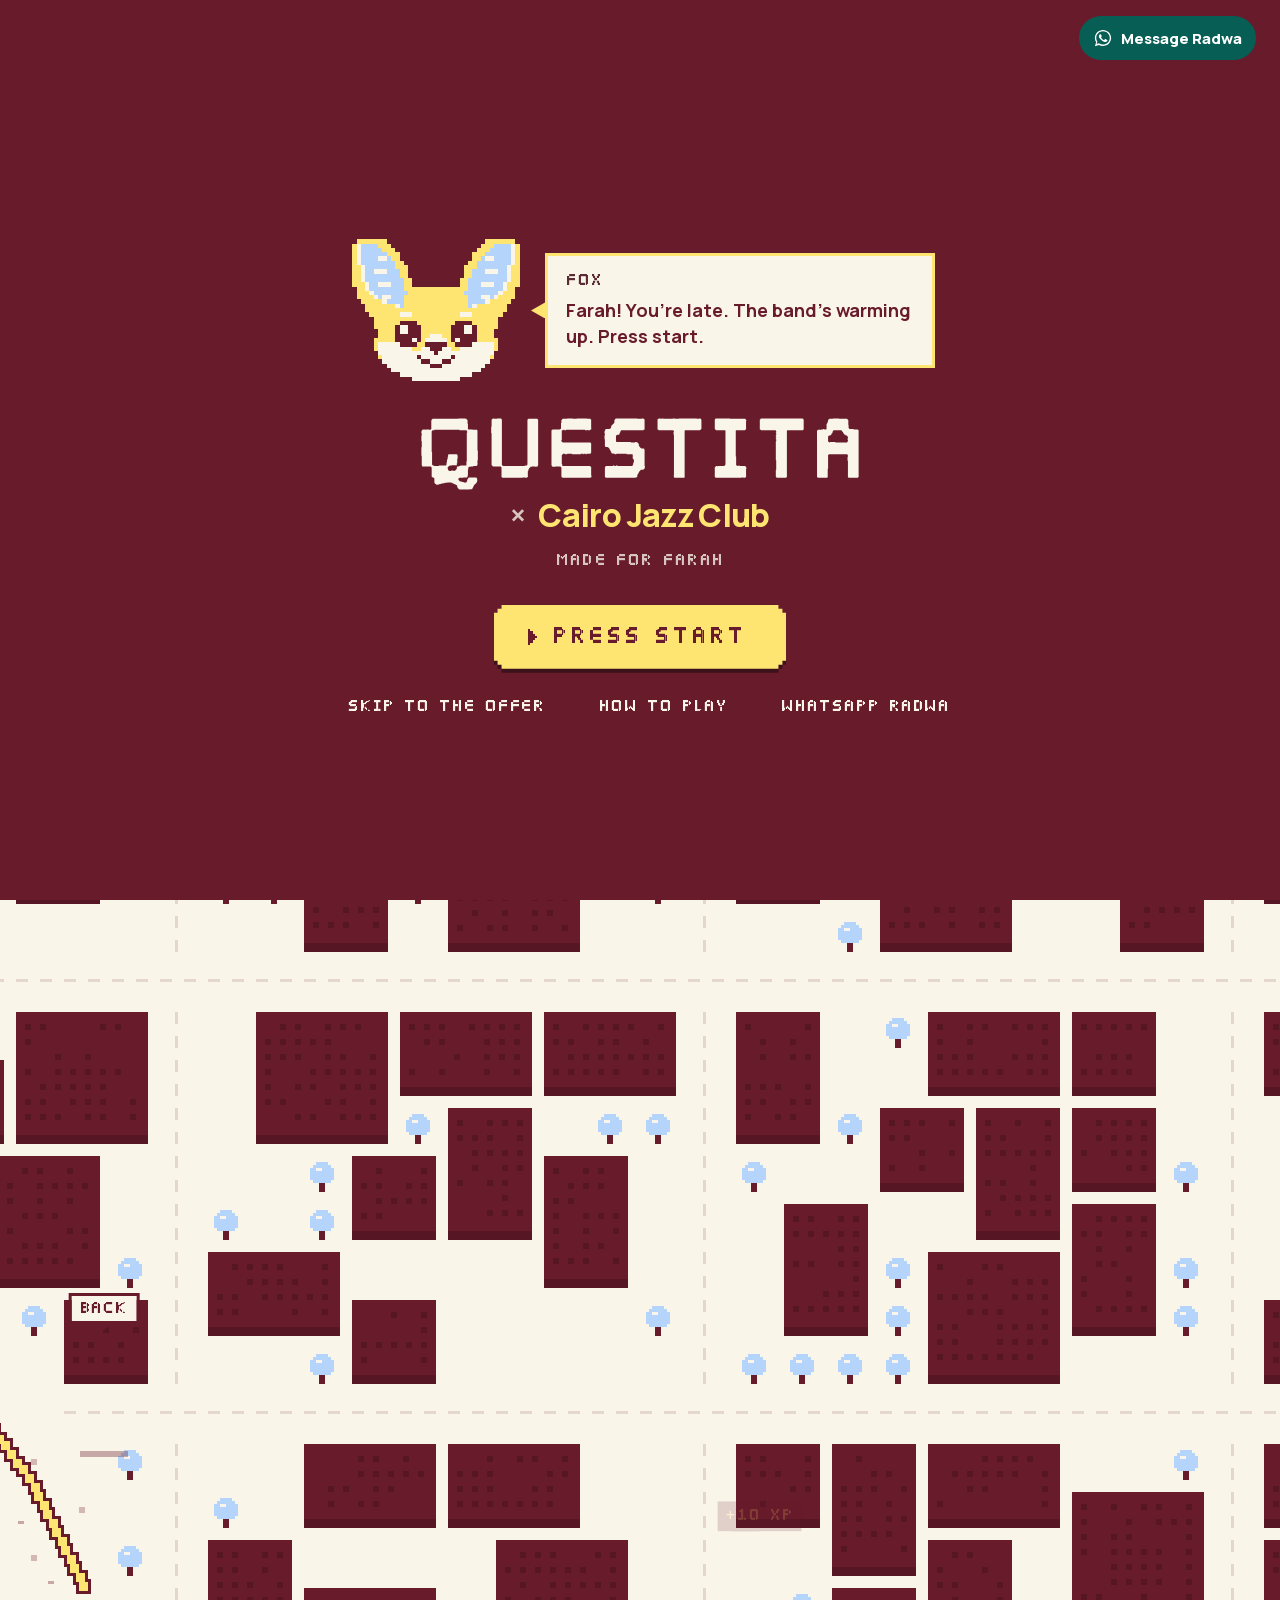
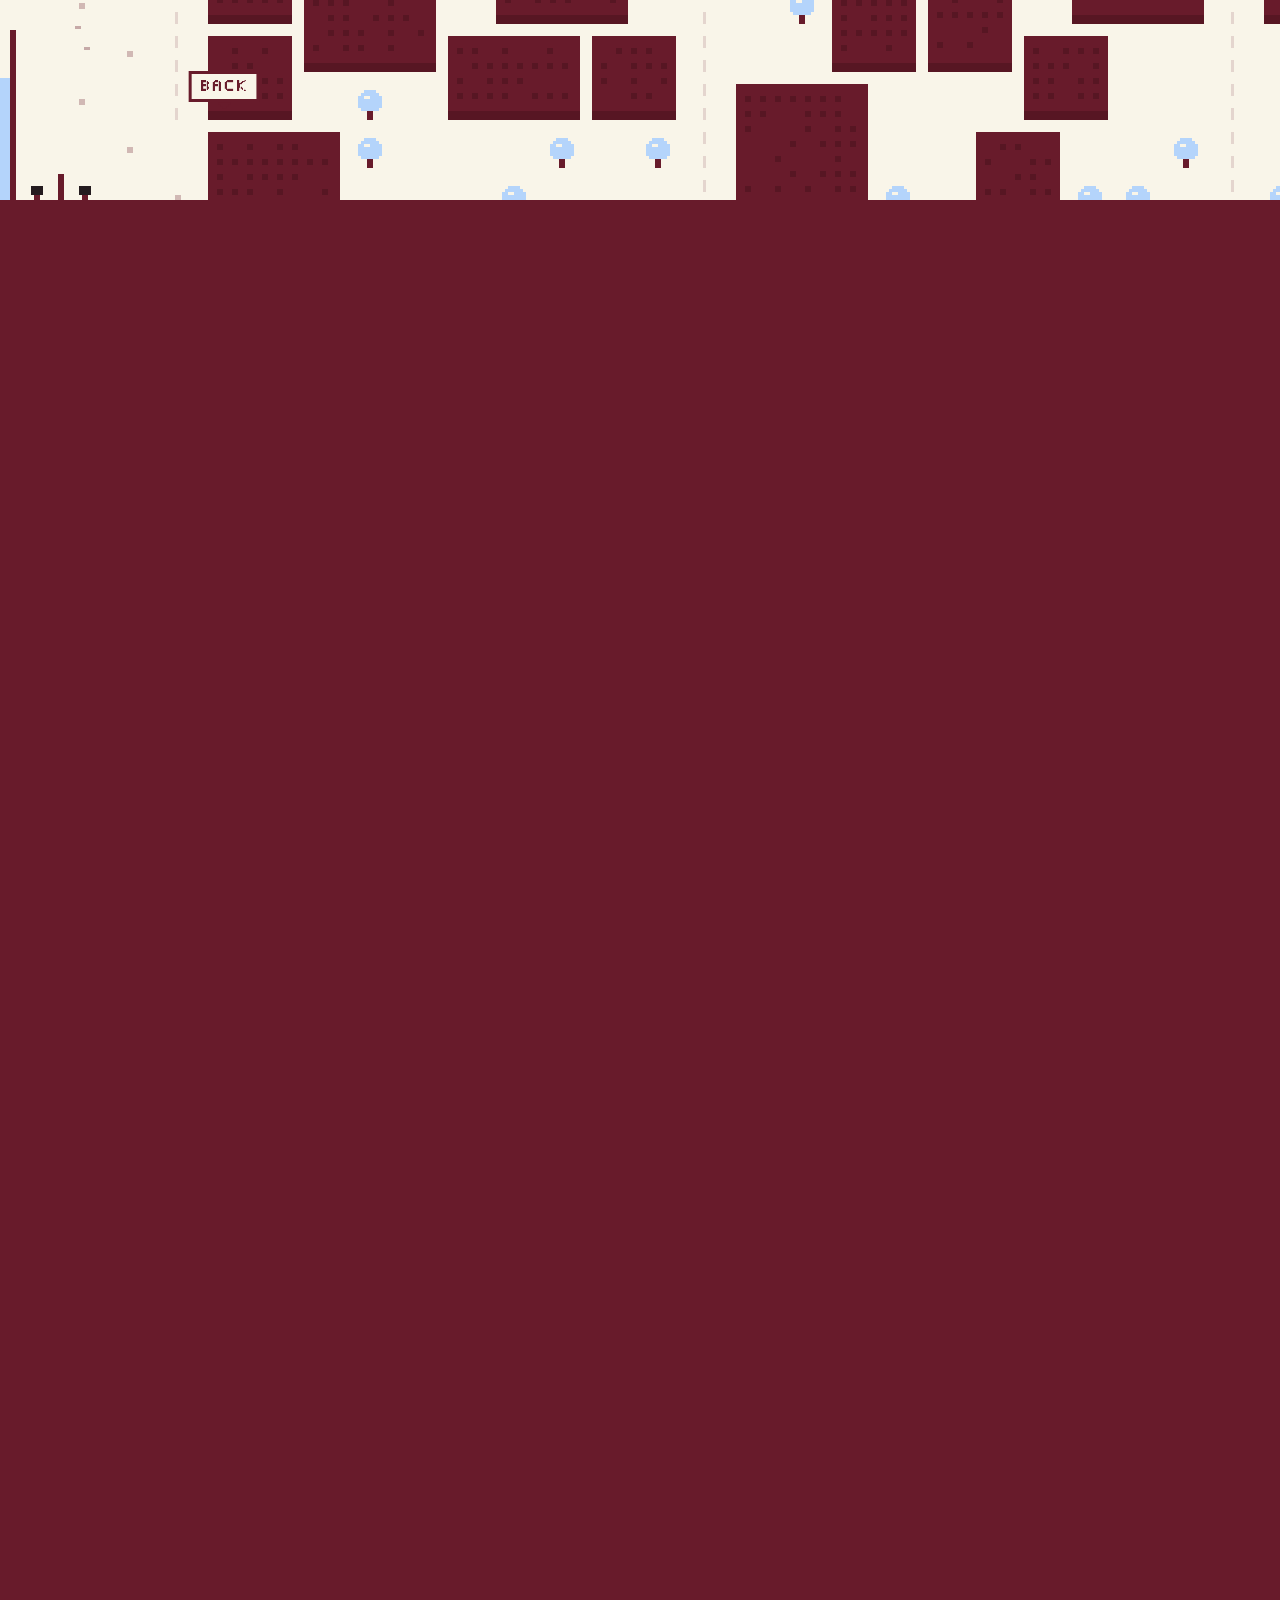
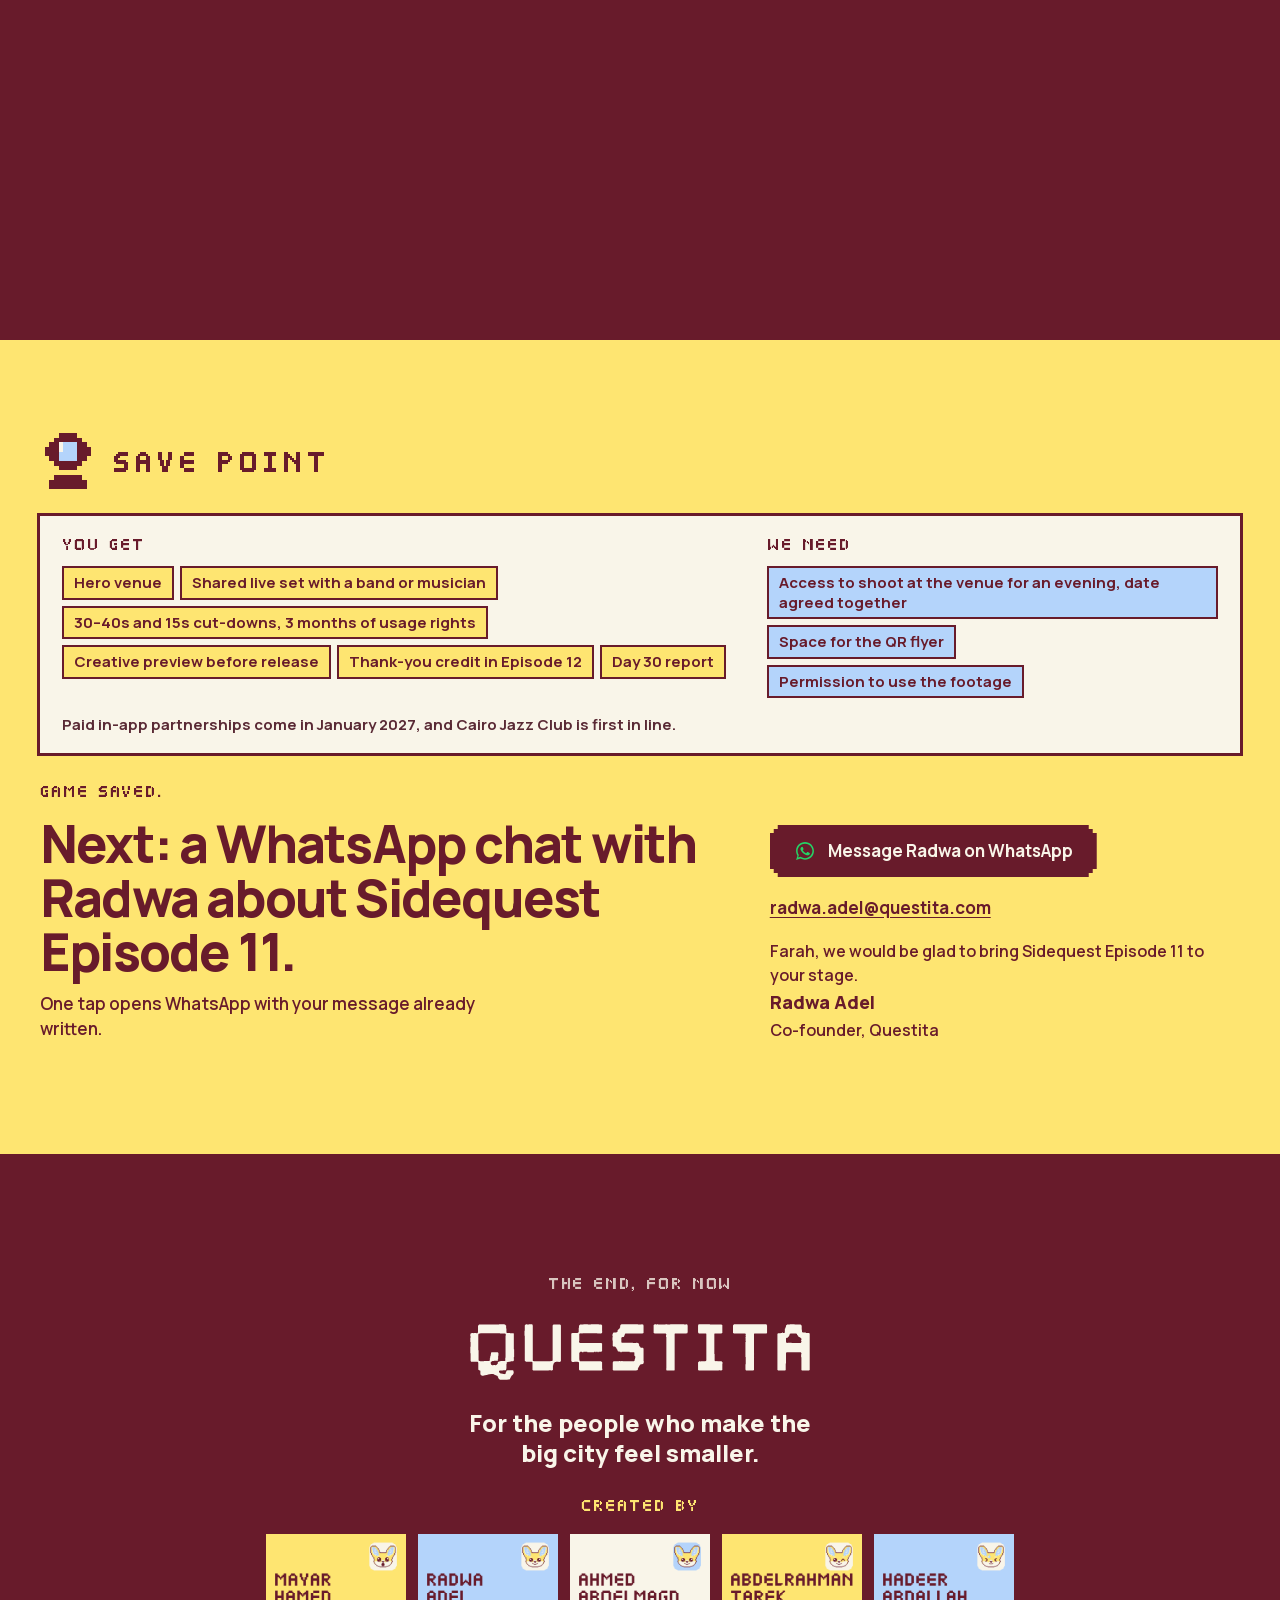
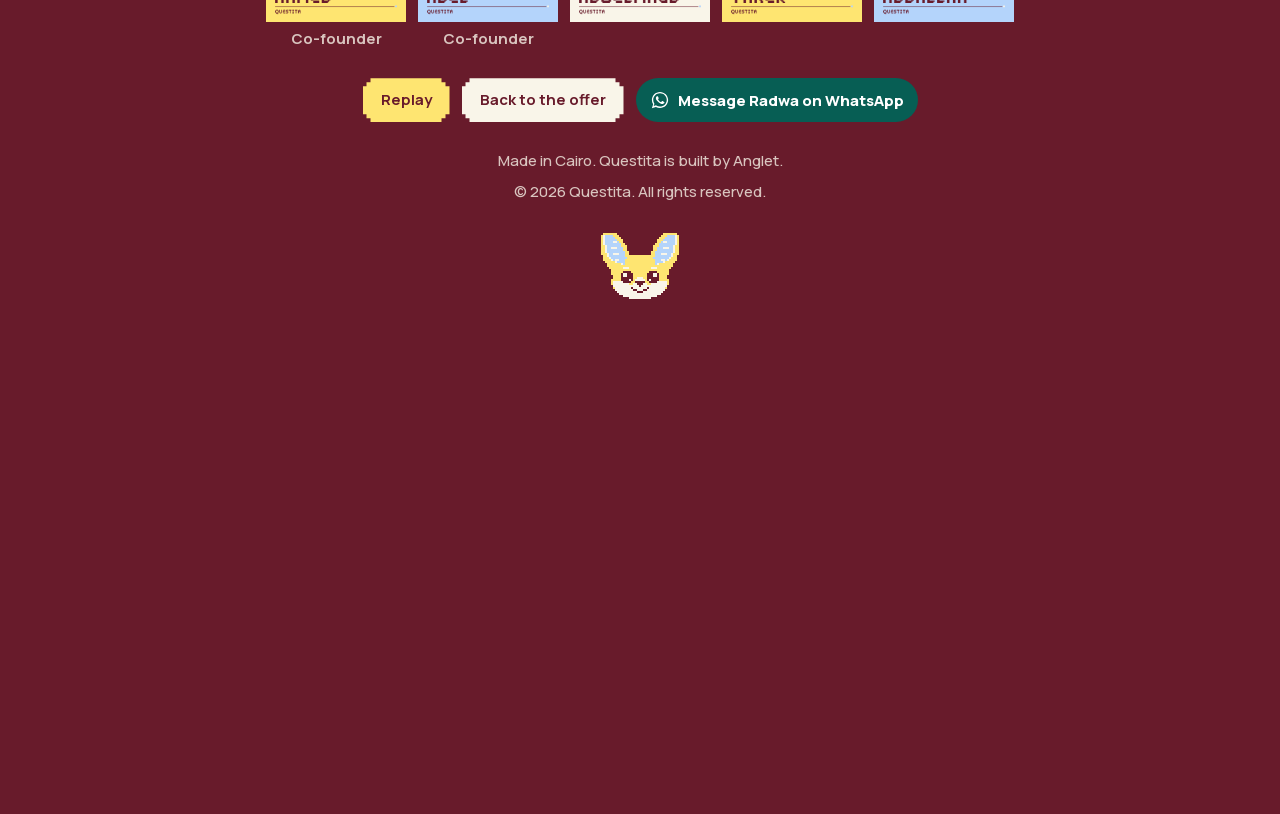
<file: cairo-jazz-quest-a/index.html>
<!DOCTYPE html><html lang="en" class="manrope_8872c2a9-module__LE2TAW__variable pixel_f422333e-module__svXGYq__variable"><head><meta charSet="utf-8"/><meta name="viewport" content="width=device-width, initial-scale=1, viewport-fit=cover"/><link rel="preload" href="/_next/static/media/QuestitaPixelExtended-s.p.1l_4lceh2gwua.woff" as="font" crossorigin="" type="font/woff"/><link rel="preload" href="/_next/static/media/a343f882a40d2cc9-s.p.1sj6eobyi31rd.woff2" as="font" crossorigin="" type="font/woff2"/><link rel="preload" as="image" href="/fox/Questita_wordmark_coconutmilk.svg"/><link rel="stylesheet" href="/_next/static/chunks/1z2zkh447yaiy.css" data-precedence="next"/><link rel="stylesheet" href="/_next/static/chunks/3a187uwo_up68.css" data-precedence="next"/><link rel="preload" as="script" fetchPriority="low" href="/_next/static/chunks/1-_0vpsgswkva.js"/><script src="/_next/static/chunks/0hjd_rs7u2m0e.js" async=""></script><script src="/_next/static/chunks/1rj7ns8rte9vc.js" async=""></script><script src="/_next/static/chunks/turbopack-3wejimtpxeyr7.js" async=""></script><script src="/_next/static/chunks/1on7xxn29m-h7.js" async=""></script><script src="/_next/static/chunks/30-070nxgtt6w.js" async=""></script><script src="/_next/static/chunks/1-k0j6_ywgs4f.js" async=""></script><script src="/cairo-jazz-quest-a/cj-page.js" async=""></script><meta name="theme-color" content="#681B2B"/><title>Questita x Cairo Jazz: made for Farah</title><meta name="description" content="A private partnership proposal from Questita and Anglet, made for Farah at Cairo Jazz Club."/><meta name="robots" content="noindex, nofollow"/><meta property="og:title" content="Questita x Cairo Jazz: made for Farah"/><meta property="og:description" content="A private partnership proposal for Cairo Jazz."/><meta property="og:site_name" content="Questita"/><meta property="og:type" content="website"/><meta name="twitter:card" content="summary"/><meta name="twitter:title" content="Questita x Cairo Jazz: made for Farah"/><meta name="twitter:description" content="A private partnership proposal for Cairo Jazz."/><link rel="icon" href="/fox/Questita_app_icon.svg"/><meta name="next-size-adjust" content=""/><script>(function(){try{var d=document.documentElement,b="",p=location.pathname;if(b&&p.indexOf(b)===0)p=p.slice(b.length);if(p===''||p==='/'||p==='/index.html')return;if(matchMedia('(prefers-reduced-motion: reduce)').matches)return;d.classList.add('intro');if(p.indexOf('/poster')===0){var seen=null;try{seen=sessionStorage.getItem('questita:preloaded')}catch(e){}if(!seen)d.setAttribute('data-preload','')}setTimeout(function(){d.classList.remove('intro')},6000)}catch(e){}})();</script><script src="/_next/static/chunks/0cz1d0mv5g_q7.js" noModule=""></script><link rel="stylesheet" href="/cairo-jazz-quest-a/cj.css"/></head><body><div hidden=""><!--$--><!--/$--></div><div class="quest2 overflow-x-clip bg-merlot"><a href="#plain-stops" class="skip-link">Skip the game</a><div class="q2-hud"><div class="pointer-events-none fixed inset-x-0 top-0 z-50 flex items-start justify-between gap-3 px-3 pt-3 sm:px-6 sm:pt-4"><a href="#title" class="q2-panel px-bg pointer-events-auto flex shrink-0 items-center jq-hud-brand" aria-label="Questita x Cairo Jazz Club, back to the title screen"><img alt="" width="1148" height="189" class="h-[14px] w-auto min-[360px]:h-[16px] sm:h-[18px]" src="/fox/Questita_wordmark_coconutmilk.svg"><span class="jq-hud-x" aria-hidden="true">× Cairo Jazz Club</span></a><div class="pointer-events-auto flex items-center gap-1.5 min-[360px]:gap-2"><button type="button" class="jq-hud-skip q2-panel px-bg " tabindex="-1" aria-hidden="true">Skip to the offer</button><a href="https://wa.me/201158263387?text=Hi%20Radwa%2C%20it%E2%80%99s%20Farah%20from%20Cairo%20Jazz%20Club.%20I%20played%20the%20Episode%2011%20quest%20and%20I%E2%80%99d%20like%20to%20talk%20about%20it." target="_blank" rel="noopener noreferrer" class="jq-wa-pill" aria-label="Message Radwa on WhatsApp (opens WhatsApp)"><svg viewBox="0 0 32 32" class="jq-wa-ico" aria-hidden="true" focusable="false"><path fill="currentColor" d="M16 3C8.8 3 3 8.7 3 15.8c0 2.5.7 4.9 2 7L3 29l6.4-2c2 1.1 4.3 1.7 6.6 1.7 7.2 0 13-5.7 13-12.8S23.2 3 16 3zm0 23.4c-2.1 0-4.1-.6-5.9-1.7l-.4-.3-3.8 1.2 1.2-3.7-.3-.4a10.4 10.4 0 0 1-1.6-5.6C5.2 10 10 5.3 16 5.3s10.8 4.7 10.8 10.5S22 26.4 16 26.4zm5.9-7.8c-.3-.2-1.9-1-2.2-1-.3-.1-.5-.2-.7.2l-1 1.2c-.2.2-.4.2-.7.1-.3-.2-1.4-.5-2.6-1.6-1-.9-1.6-1.9-1.8-2.2-.2-.3 0-.5.1-.7l.5-.6.3-.5v-.6l-1-2.4c-.3-.6-.5-.5-.7-.5h-.6c-.2 0-.6.1-.9.4-.3.3-1.2 1.1-1.2 2.7s1.2 3.2 1.4 3.4c.2.2 2.4 3.6 5.8 5 .8.3 1.4.5 1.9.7.8.2 1.5.2 2.1.1.6-.1 1.9-.8 2.2-1.5.3-.7.3-1.3.2-1.5-.1-.1-.3-.2-.6-.3z"></path></svg><span class="jq-wa-long" aria-hidden="true">Message Radwa</span><span class="jq-wa-short" aria-hidden="true">WhatsApp</span></a><button type="button" class="q2-panel px-bg grid h-11 w-11 place-items-center text-coconut md:hidden" aria-expanded="false" aria-controls="q2-menu" aria-label="Open menu"><span class="burger " aria-hidden="true"></span></button></div></div><div class="q2-xp  " role="group" aria-label="Experience: 0 of 9 stops. Fast travel." inert=""><span class="font-px jq-xp-k text-coconut" aria-hidden="true">XP</span><span class="flex items-center"><button type="button" class="q2-cellbtn  " aria-label="The night out" aria-disabled="false"><span class="q2-xp-cell "></span></button><button type="button" class="q2-cellbtn is-locked " aria-label="The quest board, locked" aria-disabled="true"><span class="q2-xp-cell "></span></button><span class="jq-xp-route"><span class="jq-xp-route-k" aria-hidden="true">The route</span><span class="flex"><button type="button" class="q2-cellbtn is-locked " aria-label="Signpost 01, locked" aria-disabled="true"><span class="q2-xp-cell "></span></button><button type="button" class="q2-cellbtn is-locked " aria-label="Signpost 02, locked" aria-disabled="true"><span class="q2-xp-cell "></span></button><button type="button" class="q2-cellbtn is-locked " aria-label="Signpost 03, locked" aria-disabled="true"><span class="q2-xp-cell "></span></button><button type="button" class="q2-cellbtn is-locked " aria-label="Signpost 04, locked" aria-disabled="true"><span class="q2-xp-cell "></span></button></span></span><button type="button" class="q2-cellbtn is-locked " aria-label="Night falls, locked" aria-disabled="true"><span class="q2-xp-cell "></span></button><button type="button" class="q2-cellbtn is-locked " aria-label="Unlocks January 2027, locked" aria-disabled="true"><span class="q2-xp-cell "></span></button><button type="button" class="q2-cellbtn is-locked " aria-label="Save point, locked" aria-disabled="true"><span class="q2-xp-cell "></span></button></span></div><p class="jq-xp-count font-px " aria-hidden="true"><span class="jq-xp-count-k">XP</span> 0/9</p><div class="q2-controls" role="group" aria-label="Game controls"><button type="button" class="q2-ctl q2-panel px-bg" aria-label="Back: previous stop" aria-disabled="true"><span class="q2-ctl-tri is-back" aria-hidden="true"></span><span class="q2-ctl-label">Back</span></button><button type="button" class="q2-ctl q2-panel px-bg q2-ctl-auto " aria-pressed="false" aria-disabled="false" aria-label="Auto play"><span class="q2-ctl-led" aria-hidden="true"></span><span aria-hidden="true">Auto</span></button><button type="button" class="q2-ctl q2-panel px-bg is-primary" aria-label="Next stop" aria-disabled="false"><span class="q2-ctl-label">Next</span><span class="q2-ctl-tri" aria-hidden="true"></span></button><p class="sr-only" role="status" aria-live="polite"></p></div></div><main id="main" tabindex="-1" class="outline-none"><section id="title" aria-labelledby="q2-title" class="q2-title jq-title on-dark relative flex min-h-[100dvh] flex-col items-center justify-center bg-merlot px-4 pb-16 pt-28 text-center text-coconut"><div class="jq-title-a"><div class="jq-title-hook"><div class="q2-title-fox w-[164px] sm:w-[246px]"><div class="relative " role="img" aria-label="The Questita fox" data-frame="happy"><div style="transform-origin: 50% 80%;"><svg viewBox="0 0 41 35" width="100%" shape-rendering="crispEdges" class="h-auto w-full overflow-visible" focusable="false"><path d="M0 2h1v10h-1zM1 1h1v1h-1zM1 12h1v3h-1zM2 15h1v1h-1zM2 0h7v1h-7zM3 16h1v2h-1zM4 18h1v1h-1zM5 19h1v3h-1zM5 24h1v3h-1zM6 22h1v2h-1zM6 27h1v2h-1zM7 29h1v1h-1zM8 30h1v1h-1zM9 1h1v1h-1zM9 31h1v1h-1zM10 2h1v1h-1zM10 32h2v1h-2zM11 3h1v1h-1zM11 21h1v2h-1zM11 24h4v1h-4zM11 23h6v1h-6zM12 4h1v2h-1zM12 33h3v1h-3zM12 20h4v1h-4zM12 25h4v1h-4zM13 6h1v1h-1zM14 7h1v3h-1zM14 21h3v2h-3zM15 10h1v1h-1zM15 11h11v1h-11zM15 34h11v1h-11zM16 24h1v1h-1zM16 28h1v1h-1zM17 29h2v1h-2zM18 25h5v1h-5zM19 26h3v1h-3zM19 30h3v1h-3zM20 27h1v1h-1zM22 29h2v1h-2zM24 24h1v1h-1zM24 28h1v1h-1zM24 21h3v2h-3zM24 23h6v1h-6zM25 10h1v1h-1zM25 20h4v1h-4zM25 25h4v1h-4zM26 7h1v3h-1zM26 33h3v1h-3zM26 24h4v1h-4zM27 6h1v1h-1zM28 4h1v2h-1zM29 3h1v1h-1zM29 21h1v2h-1zM29 32h2v1h-2zM30 2h1v1h-1zM31 1h1v1h-1zM31 31h1v1h-1zM32 30h1v1h-1zM32 0h7v1h-7zM33 29h1v1h-1zM34 22h1v2h-1zM34 27h1v2h-1zM35 19h1v3h-1zM35 24h1v3h-1zM36 18h1v1h-1zM37 16h1v2h-1zM38 15h1v1h-1zM39 1h1v1h-1zM39 12h1v3h-1zM40 2h1v10h-1z" fill="#681B2B"></path><path d="M1 2h1v5h-1zM1 7h2v4h-2zM1 11h3v1h-3zM2 12h2v1h-2zM2 13h3v1h-3zM2 14h4v1h-4zM2 1h7v1h-7zM3 15h5v1h-5zM4 16h7v1h-7zM4 17h33v1h-33zM5 18h7v1h-7zM6 25h1v2h-1zM6 21h5v1h-5zM6 24h5v1h-5zM6 20h6v1h-6zM6 19h29v1h-29zM7 28h1v1h-1zM7 2h3v1h-3zM7 22h4v2h-4zM8 3h3v1h-3zM9 4h3v1h-3zM10 5h2v1h-2zM11 6h2v1h-2zM11 7h3v1h-3zM12 8h2v2h-2zM13 10h2v2h-2zM13 12h15v1h-15zM13 14h15v3h-15zM14 13h13v1h-13zM15 26h2v1h-2zM15 18h11v1h-11zM16 25h2v1h-2zM16 20h9v1h-9zM17 24h1v1h-1zM17 23h2v1h-2zM17 21h7v2h-7zM22 23h2v1h-2zM23 24h1v1h-1zM23 25h2v1h-2zM24 26h2v1h-2zM26 10h2v2h-2zM27 8h2v2h-2zM27 7h3v1h-3zM28 6h2v1h-2zM29 5h2v1h-2zM29 4h3v1h-3zM29 20h6v1h-6zM29 18h7v1h-7zM30 3h3v1h-3zM30 22h4v2h-4zM30 21h5v1h-5zM30 24h5v1h-5zM30 16h7v1h-7zM31 2h3v1h-3zM32 1h7v1h-7zM33 28h1v1h-1zM33 15h5v1h-5zM34 25h1v2h-1zM35 14h4v1h-4zM36 13h3v1h-3zM37 12h2v1h-2zM37 11h3v1h-3zM38 7h2v4h-2zM39 2h1v5h-1z" fill="#FEE571"></path><path d="M3 2h4v1h-4zM3 5h4v1h-4zM3 3h5v1h-5zM3 4h6v1h-6zM3 6h8v1h-8zM4 8h2v1h-2zM4 7h7v1h-7zM4 9h8v1h-8zM4 10h9v1h-9zM5 11h2v1h-2zM5 12h8v1h-8zM6 13h8v1h-8zM7 14h1v1h-1zM9 5h1v1h-1zM9 8h3v1h-3zM9 15h4v1h-4zM10 11h3v1h-3zM10 14h3v1h-3zM12 16h1v1h-1zM27 13h8v1h-8zM28 16h1v1h-1zM28 11h3v1h-3zM28 14h3v1h-3zM28 15h4v1h-4zM28 12h8v1h-8zM28 10h9v1h-9zM29 8h3v1h-3zM29 9h8v1h-8zM30 7h7v1h-7zM30 6h8v1h-8zM31 5h1v1h-1zM32 4h6v1h-6zM33 14h1v1h-1zM33 3h5v1h-5zM34 11h2v1h-2zM34 2h4v1h-4zM34 5h4v1h-4zM35 8h2v1h-2z" fill="#B4D4FB"></path><path d="M2 2h1v5h-1zM3 7h1v4h-1zM4 11h1v2h-1zM5 13h1v1h-1zM6 14h1v1h-1zM6 8h3v1h-3zM7 5h2v1h-2zM7 11h3v1h-3zM7 25h5v1h-5zM7 26h8v1h-8zM7 27h13v1h-13zM8 15h1v1h-1zM8 14h2v1h-2zM8 28h8v1h-8zM8 29h9v1h-9zM9 30h10v1h-10zM10 31h21v1h-21zM11 16h1v1h-1zM12 18h3v1h-3zM12 32h17v1h-17zM15 24h1v1h-1zM15 33h11v1h-11zM17 26h2v1h-2zM17 28h7v1h-7zM18 24h5v1h-5zM19 23h3v1h-3zM19 29h3v1h-3zM21 27h13v1h-13zM22 26h2v1h-2zM22 30h10v1h-10zM24 29h9v1h-9zM25 24h1v1h-1zM25 28h8v1h-8zM26 18h3v1h-3zM26 26h8v1h-8zM29 16h1v1h-1zM29 25h5v1h-5zM31 14h2v1h-2zM31 11h3v1h-3zM32 15h1v1h-1zM32 5h2v1h-2zM32 8h3v1h-3zM34 14h1v1h-1zM35 13h1v1h-1zM36 11h1v2h-1zM37 7h1v4h-1zM38 2h1v5h-1z" fill="#F9F5E9"></path><g><path d="M12 21h2v2h-2zM27 21h2v2h-2z" fill="#F9F5E9"></path></g></svg></div></div></div><p class="jq-bubble"><span class="jq-bubble-k font-px">Fox</span>Farah! You’re late. The band’s warming up. Press start.</p></div><div class="jq-lockup"><img alt="" width="1148" height="189" class="jq-logo-img jq-logo-title" src="/fox/Questita_wordmark_coconutmilk.svg"><h1 id="q2-title" class="jq-lockup-h"><span class="sr-only">Questita </span><span class="jq-lockup-x" aria-hidden="true">×</span><span class="sr-only">x </span><span>Cairo Jazz Club</span></h1></div><p class="jq-made">Made for Farah</p></div><div class="jq-title-b"><button type="button" class="btn btn-yellow jq-start font-px"><span class="q2-cursor" aria-hidden="true"></span>Press start</button><ul class="q2-menu jq-title-menu" aria-label="Menu"><li class="relative"><button type="button" class="font-px jq-sec"><span class="q2-cursor " aria-hidden="true"></span>Skip to the offer</button></li><li class="relative"><button type="button" aria-expanded="false" aria-controls="q2-how-line" class="font-px jq-sec"><span class="q2-cursor " aria-hidden="true"></span>How to play</button><div id="q2-how-line" class="q2-how q2-panel px-bg jq-how" hidden=""><ul><li><span class="jq-how-ico is-next" aria-hidden="true"><span class="q2-ctl-tri "></span></span><span>Tap Next to walk to the next stop.<span class="jq-how-key"> Keyboard: Space or →</span></span></li><li><span class="jq-how-ico is-back" aria-hidden="true"><span class="q2-ctl-tri is-back"></span></span><span>Tap Back to go one stop back.<span class="jq-how-key"> Keyboard: ←</span></span></li><li><span class="jq-how-ico is-bang" aria-hidden="true">!</span><span>Tap the ! on the map to open a quest.<span class="jq-how-key"> Keyboard: Tab, then Enter</span></span></li></ul></div></li><li class="relative"><button type="button" class="font-px jq-sec"><span class="q2-cursor " aria-hidden="true"></span>WhatsApp Radwa<span class="sr-only"> (opens WhatsApp)</span></button></li></ul></div></section><section id="map" aria-label="The map of Cairo" class="q2-scene relative bg-merlot"><div class="relative h-[100svh] w-full overflow-clip bg-coconut"><h2 class="sr-only">Play the quest</h2><canvas class="pixelated absolute inset-0" aria-hidden="true"></canvas><div class="pointer-events-none absolute left-0 top-0 will-change-transform"><div class="q2-bigsign   " aria-hidden="true" style="left: 1629.46px; top: 2857.46px;"><div class="q2-bigsign-clip"><div class="q2-bigsign-in"><div class="q2-bigsign-board px-frame px-corners" style="--step: 4px; --frame-w: 4px;"><div class="px-frame-in px-corners grid place-items-center bg-coconut" style="--step: 3px;"><span class="font-px q2-bigsign-num">01</span></div></div><span class="q2-bigsign-post"></span></div></div><span class="q2-bigsign-ground"></span><span class="q2-bigsign-label font-px t-px1">The venue</span></div><div class="q2-bigsign   " aria-hidden="true" style="left: 1814.41px; top: 3206.48px;"><div class="q2-bigsign-clip"><div class="q2-bigsign-in"><div class="q2-bigsign-board px-frame px-corners" style="--step: 4px; --frame-w: 4px;"><div class="px-frame-in px-corners grid place-items-center bg-coconut" style="--step: 3px;"><span class="font-px q2-bigsign-num">02</span></div></div><span class="q2-bigsign-post"></span></div></div><span class="q2-bigsign-ground"></span><span class="q2-bigsign-label font-px t-px1">Your channels</span></div><div class="q2-bigsign   " aria-hidden="true" style="left: 2061.89px; top: 3522.81px;"><div class="q2-bigsign-clip"><div class="q2-bigsign-in"><div class="q2-bigsign-board px-frame px-corners" style="--step: 4px; --frame-w: 4px;"><div class="px-frame-in px-corners grid place-items-center bg-coconut" style="--step: 3px;"><span class="font-px q2-bigsign-num">03</span></div></div><span class="q2-bigsign-post"></span></div></div><span class="q2-bigsign-ground"></span><span class="q2-bigsign-label font-px t-px1">Credit and numbers</span></div><div class="q2-bigsign   " aria-hidden="true" style="left: 2182.2px; top: 3901.47px;"><div class="q2-bigsign-clip"><div class="q2-bigsign-in"><div class="q2-bigsign-board px-frame px-corners" style="--step: 4px; --frame-w: 4px;"><div class="px-frame-in px-corners grid place-items-center bg-coconut" style="--step: 3px;"><span class="font-px q2-bigsign-num">04</span></div></div><span class="q2-bigsign-post"></span></div></div><span class="q2-bigsign-ground"></span><span class="q2-bigsign-label font-px t-px1">The flyer</span></div><div class="q2-bang " aria-hidden="true" style="left: 3047.16px; top: 536px;"><span>!</span></div><div class="q2-bang " aria-hidden="true" style="left: 2506.82px; top: 4424px;"><span>!</span></div><button type="button" class="q2-marker pointer-events-auto  " tabindex="-1" aria-hidden="true" aria-expanded="false" aria-label="Club quest: One More Song, A night out, a table to fill" style="left: 1980.35px; top: 1728px;"><span aria-hidden="true">!</span></button><div class="q2-avatar" aria-hidden="true"><div class="q2-avatar-in"><div class="relative " aria-hidden="true" data-frame="happy"><div style="transform-origin: 50% 80%;"><svg viewBox="0 0 41 35" width="100%" shape-rendering="crispEdges" class="h-auto w-full overflow-visible" focusable="false"><path d="M0 2h1v10h-1zM1 1h1v1h-1zM1 12h1v3h-1zM2 15h1v1h-1zM2 0h7v1h-7zM3 16h1v2h-1zM4 18h1v1h-1zM5 19h1v3h-1zM5 24h1v3h-1zM6 22h1v2h-1zM6 27h1v2h-1zM7 29h1v1h-1zM8 30h1v1h-1zM9 1h1v1h-1zM9 31h1v1h-1zM10 2h1v1h-1zM10 32h2v1h-2zM11 3h1v1h-1zM11 21h1v2h-1zM11 24h4v1h-4zM11 23h6v1h-6zM12 4h1v2h-1zM12 33h3v1h-3zM12 20h4v1h-4zM12 25h4v1h-4zM13 6h1v1h-1zM14 7h1v3h-1zM14 21h3v2h-3zM15 10h1v1h-1zM15 11h11v1h-11zM15 34h11v1h-11zM16 24h1v1h-1zM16 28h1v1h-1zM17 29h2v1h-2zM18 25h5v1h-5zM19 26h3v1h-3zM19 30h3v1h-3zM20 27h1v1h-1zM22 29h2v1h-2zM24 24h1v1h-1zM24 28h1v1h-1zM24 21h3v2h-3zM24 23h6v1h-6zM25 10h1v1h-1zM25 20h4v1h-4zM25 25h4v1h-4zM26 7h1v3h-1zM26 33h3v1h-3zM26 24h4v1h-4zM27 6h1v1h-1zM28 4h1v2h-1zM29 3h1v1h-1zM29 21h1v2h-1zM29 32h2v1h-2zM30 2h1v1h-1zM31 1h1v1h-1zM31 31h1v1h-1zM32 30h1v1h-1zM32 0h7v1h-7zM33 29h1v1h-1zM34 22h1v2h-1zM34 27h1v2h-1zM35 19h1v3h-1zM35 24h1v3h-1zM36 18h1v1h-1zM37 16h1v2h-1zM38 15h1v1h-1zM39 1h1v1h-1zM39 12h1v3h-1zM40 2h1v10h-1z" fill="#681B2B"></path><path d="M1 2h1v5h-1zM1 7h2v4h-2zM1 11h3v1h-3zM2 12h2v1h-2zM2 13h3v1h-3zM2 14h4v1h-4zM2 1h7v1h-7zM3 15h5v1h-5zM4 16h7v1h-7zM4 17h33v1h-33zM5 18h7v1h-7zM6 25h1v2h-1zM6 21h5v1h-5zM6 24h5v1h-5zM6 20h6v1h-6zM6 19h29v1h-29zM7 28h1v1h-1zM7 2h3v1h-3zM7 22h4v2h-4zM8 3h3v1h-3zM9 4h3v1h-3zM10 5h2v1h-2zM11 6h2v1h-2zM11 7h3v1h-3zM12 8h2v2h-2zM13 10h2v2h-2zM13 12h15v1h-15zM13 14h15v3h-15zM14 13h13v1h-13zM15 26h2v1h-2zM15 18h11v1h-11zM16 25h2v1h-2zM16 20h9v1h-9zM17 24h1v1h-1zM17 23h2v1h-2zM17 21h7v2h-7zM22 23h2v1h-2zM23 24h1v1h-1zM23 25h2v1h-2zM24 26h2v1h-2zM26 10h2v2h-2zM27 8h2v2h-2zM27 7h3v1h-3zM28 6h2v1h-2zM29 5h2v1h-2zM29 4h3v1h-3zM29 20h6v1h-6zM29 18h7v1h-7zM30 3h3v1h-3zM30 22h4v2h-4zM30 21h5v1h-5zM30 24h5v1h-5zM30 16h7v1h-7zM31 2h3v1h-3zM32 1h7v1h-7zM33 28h1v1h-1zM33 15h5v1h-5zM34 25h1v2h-1zM35 14h4v1h-4zM36 13h3v1h-3zM37 12h2v1h-2zM37 11h3v1h-3zM38 7h2v4h-2zM39 2h1v5h-1z" fill="#FEE571"></path><path d="M3 2h4v1h-4zM3 5h4v1h-4zM3 3h5v1h-5zM3 4h6v1h-6zM3 6h8v1h-8zM4 8h2v1h-2zM4 7h7v1h-7zM4 9h8v1h-8zM4 10h9v1h-9zM5 11h2v1h-2zM5 12h8v1h-8zM6 13h8v1h-8zM7 14h1v1h-1zM9 5h1v1h-1zM9 8h3v1h-3zM9 15h4v1h-4zM10 11h3v1h-3zM10 14h3v1h-3zM12 16h1v1h-1zM27 13h8v1h-8zM28 16h1v1h-1zM28 11h3v1h-3zM28 14h3v1h-3zM28 15h4v1h-4zM28 12h8v1h-8zM28 10h9v1h-9zM29 8h3v1h-3zM29 9h8v1h-8zM30 7h7v1h-7zM30 6h8v1h-8zM31 5h1v1h-1zM32 4h6v1h-6zM33 14h1v1h-1zM33 3h5v1h-5zM34 11h2v1h-2zM34 2h4v1h-4zM34 5h4v1h-4zM35 8h2v1h-2z" fill="#B4D4FB"></path><path d="M2 2h1v5h-1zM3 7h1v4h-1zM4 11h1v2h-1zM5 13h1v1h-1zM6 14h1v1h-1zM6 8h3v1h-3zM7 5h2v1h-2zM7 11h3v1h-3zM7 25h5v1h-5zM7 26h8v1h-8zM7 27h13v1h-13zM8 15h1v1h-1zM8 14h2v1h-2zM8 28h8v1h-8zM8 29h9v1h-9zM9 30h10v1h-10zM10 31h21v1h-21zM11 16h1v1h-1zM12 18h3v1h-3zM12 32h17v1h-17zM15 24h1v1h-1zM15 33h11v1h-11zM17 26h2v1h-2zM17 28h7v1h-7zM18 24h5v1h-5zM19 23h3v1h-3zM19 29h3v1h-3zM21 27h13v1h-13zM22 26h2v1h-2zM22 30h10v1h-10zM24 29h9v1h-9zM25 24h1v1h-1zM25 28h8v1h-8zM26 18h3v1h-3zM26 26h8v1h-8zM29 16h1v1h-1zM29 25h5v1h-5zM31 14h2v1h-2zM31 11h3v1h-3zM32 15h1v1h-1zM32 5h2v1h-2zM32 8h3v1h-3zM34 14h1v1h-1zM35 13h1v1h-1zM36 11h1v2h-1zM37 7h1v4h-1zM38 2h1v5h-1z" fill="#F9F5E9"></path><g><path d="M12 21h2v2h-2zM27 21h2v2h-2z" fill="#F9F5E9"></path></g></svg></div></div></div></div></div><div class="pointer-events-none absolute inset-0 z-20" aria-hidden="true"></div><div class="q2-vig-wrap "><div class="q2-vig " inert=""><div class="q2-vignette px-frame px-corners" style="--step: 6px;"><div class="px-frame-in px-corners q2-vignette-in jq-sign-in bg-coconut" data-lenis-prevent="" style="--step: 5px;"><div class="q2-vignette-copy"><p class="font-px jq-px16 text-body">Sidequest Episode 11</p><h3 class="q2-vignette-title"><span class="q2-yshadow">01</span> The venue</h3><ul class="jq-cards"><li class="jq-card"><p class="jq-card-t">Hero venue</p><p class="jq-card-d">Cairo Jazz Club is the setting of Sidequest Episode 11, The Night Out.</p></li><li class="jq-card"><p class="jq-card-t">Shared live set</p><p class="jq-card-d">A shared live set with a band or musician inside the episode.</p></li></ul></div></div></div><span class="q2-next font-px t-px1" aria-hidden="true">Next <span class="q2-next-caret"></span></span></div><div class="q2-vig " inert=""><div class="q2-vignette px-frame px-corners" style="--step: 6px;"><div class="px-frame-in px-corners q2-vignette-in jq-sign-in bg-coconut" data-lenis-prevent="" style="--step: 5px;"><div class="q2-vignette-copy"><p class="font-px jq-px16 text-body">Sidequest Episode 11</p><h3 class="q2-vignette-title"><span class="q2-yshadow">02</span> Your channels</h3><ul class="jq-cards"><li class="jq-card"><p class="jq-card-t">Content cut-downs</p><p class="jq-card-d">30 to 40 second and 15 second versions for the club, with 3 months of usage rights.</p></li><li class="jq-card"><p class="jq-card-t">Creative preview</p><p class="jq-card-d">The club sees the scene before it goes live.</p></li></ul></div></div></div><span class="q2-next font-px t-px1" aria-hidden="true">Next <span class="q2-next-caret"></span></span></div><div class="q2-vig " inert=""><div class="q2-vignette px-frame px-corners" style="--step: 6px;"><div class="px-frame-in px-corners q2-vignette-in jq-sign-in bg-coconut" data-lenis-prevent="" style="--step: 5px;"><div class="q2-vignette-copy"><p class="font-px jq-px16 text-body">Sidequest Episode 11</p><h3 class="q2-vignette-title"><span class="q2-yshadow">03</span> Credit and numbers</h3><ul class="jq-cards"><li class="jq-card"><p class="jq-card-t">Recap credit</p><p class="jq-card-d">A thank-you mention in the Episode 12 recap.</p></li><li class="jq-card"><p class="jq-card-t">Day 30 report</p><p class="jq-card-d">A day 30 report on how the episode performed.</p></li></ul></div></div></div><span class="q2-next font-px t-px1" aria-hidden="true">Next <span class="q2-next-caret"></span></span></div><div class="q2-vig " inert=""><div class="q2-vignette px-frame px-corners" style="--step: 6px;"><div class="px-frame-in px-corners q2-vignette-in jq-sign-in bg-coconut" data-lenis-prevent="" style="--step: 5px;"><div class="q2-vignette-copy"><p class="font-px jq-px16 text-body">Sidequest Episode 11</p><h3 class="q2-vignette-title"><span class="q2-yshadow">04</span> The flyer</h3><ul class="jq-cards"><li class="jq-card"><p class="jq-card-t">QR flyer</p><p class="jq-card-d">A QR flyer for the club, pointing your guests to the app.</p></li></ul></div></div></div><span class="q2-next font-px t-px1" aria-hidden="true">Next <span class="q2-next-caret"></span></span></div></div><div class="q2-popup-wrap "></div><div class="q2-overlay " inert=""><div class="q2-fit"><div class="q2-window px-frame px-corners" style="--step: 6px;"><div class="px-frame-in px-corners bg-coconut p-5 sm:p-7" style="--step: 5px;"><p class="font-px t-px1 text-body">The night out</p><h2 id="scene-map" class="mt-2 text-[clamp(1.5rem,3vw,2.25rem)] font-extrabold leading-[1.08] tracking-[-0.03em] text-merlot">Sidequest Episode 11: The Night Out</h2><p class="jq-lead">Sidequest, our web series about Cairo nights out. In this one, someone is late and someone already has a table.</p><svg viewBox="0 0 96 54" class="jq-scene" shape-rendering="crispEdges" aria-hidden="true" focusable="false"><rect x="0" y="0" width="96" height="54" fill="#571623"></rect><rect x="16" y="8" width="64" height="6" fill="#681B2B"></rect><rect x="30" y="3" width="4" height="5" fill="#FEE571"></rect><rect x="46" y="3" width="4" height="5" fill="#B4D4FB"></rect><rect x="60" y="3" width="4" height="5" fill="#FEE571"></rect><rect x="0" y="20" width="96" height="34" fill="#F9F5E9"></rect><rect x="2" y="24" width="9" height="16" fill="#681B2B"></rect><rect x="3" y="25" width="7" height="14" fill="#571623"></rect><rect x="80" y="28" width="13" height="5" fill="#681B2B"></rect><rect x="82" y="32" width="1" height="6" fill="#681B2B"></rect><rect x="90" y="32" width="1" height="6" fill="#681B2B"></rect><rect x="84" y="19" width="3" height="3" fill="#681B2B"></rect><rect x="85" y="20" width="1" height="1" fill="#F9F5E9"></rect><rect x="83" y="22" width="5" height="3" fill="#FEE571"></rect><rect x="84" y="25" width="1" height="3" fill="#681B2B"></rect><rect x="86" y="25" width="1" height="2" fill="#681B2B"></rect><rect x="3" y="43" width="6" height="1" fill="#681B2B"></rect><rect x="9" y="30" width="3" height="3" fill="#681B2B"></rect><rect x="10" y="31" width="1" height="1" fill="#F9F5E9"></rect><rect x="8" y="33" width="5" height="3" fill="#FEE571"></rect><rect x="9" y="36" width="1" height="3" fill="#681B2B"></rect><rect x="11" y="36" width="1" height="2" fill="#681B2B"></rect><rect x="23" y="34" width="3" height="3" fill="#681B2B"></rect><rect x="24" y="35" width="1" height="1" fill="#F9F5E9"></rect><rect x="22" y="37" width="5" height="3" fill="#B4D4FB"></rect><rect x="23" y="40" width="1" height="3" fill="#681B2B"></rect><rect x="25" y="40" width="1" height="2" fill="#681B2B"></rect><rect x="37" y="30" width="3" height="3" fill="#681B2B"></rect><rect x="38" y="31" width="1" height="1" fill="#F9F5E9"></rect><rect x="36" y="33" width="5" height="3" fill="#FEE571"></rect><rect x="37" y="36" width="1" height="3" fill="#681B2B"></rect><rect x="39" y="36" width="1" height="2" fill="#681B2B"></rect></svg><div class="jq-notes" aria-hidden="true"></div><p class="jq-count font-px jq-px16">3 in the room, 0 of 3 songs</p><button type="button" aria-disabled="false" class="jq-song font-px">One more song</button><p class="jq-payoff"></p></div></div></div></div><div class="q2-overlay " inert=""><div class="q2-fit"><div class="q2-window px-frame px-corners" style="--step: 6px;"><div class="px-frame-in px-corners bg-coconut p-5 sm:p-7" style="--step: 5px;"><div class="flex items-start justify-between gap-4"><div class="min-w-0"><p class="font-px jq-px16 text-body">Next level</p><h2 id="unlock-map" class="mt-2 text-[clamp(1.5rem,3vw,2.25rem)] font-extrabold leading-[1.08] tracking-[-0.03em] text-merlot">Unlocks January 2027</h2></div><div class="w-[62px] shrink-0" aria-hidden="true"><div class="relative " aria-hidden="true" data-frame="wink"><div style="transform-origin: 50% 80%;"><svg viewBox="0 0 41 35" width="100%" shape-rendering="crispEdges" class="h-auto w-full overflow-visible" focusable="false"><path d="M0 2h1v10h-1zM1 1h1v1h-1zM1 12h1v3h-1zM2 15h1v1h-1zM2 0h7v1h-7zM3 16h1v2h-1zM4 18h1v1h-1zM5 19h1v3h-1zM5 24h1v3h-1zM6 22h1v2h-1zM6 27h1v2h-1zM7 29h1v1h-1zM8 30h1v1h-1zM9 1h1v1h-1zM9 31h1v1h-1zM10 2h1v1h-1zM10 32h2v1h-2zM11 3h1v1h-1zM11 21h1v2h-1zM11 24h4v1h-4zM11 23h6v1h-6zM12 4h1v2h-1zM12 33h3v1h-3zM12 20h4v1h-4zM12 25h4v1h-4zM13 6h1v1h-1zM14 7h1v3h-1zM14 21h3v2h-3zM15 10h1v1h-1zM15 11h11v1h-11zM15 34h11v1h-11zM16 24h1v1h-1zM16 28h1v1h-1zM17 29h2v1h-2zM18 25h5v1h-5zM19 26h3v1h-3zM19 30h3v1h-3zM20 27h1v1h-1zM22 29h2v1h-2zM24 24h1v1h-1zM24 28h1v1h-1zM24 23h2v1h-2zM25 10h1v1h-1zM25 22h4v1h-4zM26 7h1v3h-1zM26 21h2v1h-2zM26 33h3v1h-3zM27 6h1v1h-1zM28 4h1v2h-1zM28 23h2v1h-2zM29 3h1v1h-1zM29 24h1v1h-1zM29 32h2v1h-2zM30 2h1v1h-1zM31 1h1v1h-1zM31 31h1v1h-1zM32 30h1v1h-1zM32 0h7v1h-7zM33 29h1v1h-1zM34 22h1v2h-1zM34 27h1v2h-1zM35 19h1v3h-1zM35 24h1v3h-1zM36 18h1v1h-1zM37 16h1v2h-1zM38 15h1v1h-1zM39 1h1v1h-1zM39 12h1v3h-1zM40 2h1v10h-1z" fill="#681B2B"></path><path d="M1 2h1v5h-1zM1 7h2v4h-2zM1 11h3v1h-3zM2 12h2v1h-2zM2 13h3v1h-3zM2 14h4v1h-4zM2 1h7v1h-7zM3 15h5v1h-5zM4 16h7v1h-7zM4 17h33v1h-33zM5 18h7v1h-7zM6 25h1v2h-1zM6 21h5v1h-5zM6 24h5v1h-5zM6 20h6v1h-6zM6 19h29v1h-29zM7 28h1v1h-1zM7 2h3v1h-3zM7 22h4v2h-4zM8 3h3v1h-3zM9 4h3v1h-3zM10 5h2v1h-2zM11 6h2v1h-2zM11 7h3v1h-3zM12 8h2v2h-2zM13 10h2v2h-2zM13 12h15v1h-15zM13 14h15v3h-15zM14 13h13v1h-13zM15 26h2v1h-2zM15 18h11v1h-11zM16 25h2v1h-2zM16 20h19v1h-19zM17 24h1v1h-1zM17 23h2v1h-2zM17 22h8v1h-8zM17 21h9v1h-9zM22 23h2v1h-2zM23 24h1v1h-1zM23 25h5v1h-5zM24 26h2v1h-2zM25 24h4v1h-4zM26 10h2v2h-2zM26 23h2v1h-2zM27 8h2v2h-2zM27 7h3v1h-3zM28 6h2v1h-2zM28 21h7v1h-7zM29 5h2v1h-2zM29 4h3v1h-3zM29 22h5v1h-5zM29 18h7v1h-7zM30 3h3v1h-3zM30 23h4v1h-4zM30 24h5v1h-5zM30 16h7v1h-7zM31 2h3v1h-3zM32 1h7v1h-7zM33 28h1v1h-1zM33 15h5v1h-5zM34 25h1v2h-1zM35 14h4v1h-4zM36 13h3v1h-3zM37 12h2v1h-2zM37 11h3v1h-3zM38 7h2v4h-2zM39 2h1v5h-1z" fill="#FEE571"></path><path d="M3 2h4v1h-4zM3 5h4v1h-4zM3 3h5v1h-5zM3 4h6v1h-6zM3 6h8v1h-8zM4 8h2v1h-2zM4 7h7v1h-7zM4 9h8v1h-8zM4 10h9v1h-9zM5 11h2v1h-2zM5 12h8v1h-8zM6 13h8v1h-8zM7 14h1v1h-1zM9 5h1v1h-1zM9 8h3v1h-3zM9 15h4v1h-4zM10 11h3v1h-3zM10 14h3v1h-3zM12 16h1v1h-1zM27 13h8v1h-8zM28 16h1v1h-1zM28 11h3v1h-3zM28 14h3v1h-3zM28 15h4v1h-4zM28 12h8v1h-8zM28 10h9v1h-9zM29 8h3v1h-3zM29 9h8v1h-8zM30 7h7v1h-7zM30 6h8v1h-8zM31 5h1v1h-1zM32 4h6v1h-6zM33 14h1v1h-1zM33 3h5v1h-5zM34 11h2v1h-2zM34 2h4v1h-4zM34 5h4v1h-4zM35 8h2v1h-2z" fill="#B4D4FB"></path><path d="M2 2h1v5h-1zM3 7h1v4h-1zM4 11h1v2h-1zM5 13h1v1h-1zM6 14h1v1h-1zM6 8h3v1h-3zM7 5h2v1h-2zM7 11h3v1h-3zM7 25h5v1h-5zM7 26h8v1h-8zM7 27h13v1h-13zM8 15h1v1h-1zM8 14h2v1h-2zM8 28h8v1h-8zM8 29h9v1h-9zM9 30h10v1h-10zM10 31h21v1h-21zM11 16h1v1h-1zM12 18h3v1h-3zM12 32h17v1h-17zM15 24h1v1h-1zM15 33h11v1h-11zM17 26h2v1h-2zM17 28h7v1h-7zM18 24h5v1h-5zM19 23h3v1h-3zM19 29h3v1h-3zM21 27h13v1h-13zM22 26h2v1h-2zM22 30h10v1h-10zM24 29h9v1h-9zM25 28h8v1h-8zM26 18h3v1h-3zM26 26h8v1h-8zM28 25h6v1h-6zM29 16h1v1h-1zM31 14h2v1h-2zM31 11h3v1h-3zM32 15h1v1h-1zM32 5h2v1h-2zM32 8h3v1h-3zM34 14h1v1h-1zM35 13h1v1h-1zM36 11h1v2h-1zM37 7h1v4h-1zM38 2h1v5h-1z" fill="#F9F5E9"></path><g><path d="M12 21h2v2h-2z" fill="#F9F5E9"></path></g></svg></div></div></div></div><p class="jq-unlock">The first conversation about in-app partnerships. Cairo Jazz Club is first in line.</p><p class="jq-unlock-k font-px jq-px16">No decision needed now</p></div></div></div></div><div class="q2-dialog  q2-dialog-map"><div class="q2-dialog-frame px-corners"><div class="q2-dialog-in px-corners flex items-start gap-4 sm:gap-5"><div class="q2-dialog-port w-[62px] shrink-0 sm:w-[82px]"><div class="px-corners bg-blue p-1.5" style="--step: 3px;"><div class="relative " aria-hidden="true" data-frame="happy"><div style="transform-origin: 50% 80%;"><svg viewBox="0 0 41 35" width="100%" shape-rendering="crispEdges" class="h-auto w-full overflow-visible" focusable="false"><path d="M0 2h1v10h-1zM1 1h1v1h-1zM1 12h1v3h-1zM2 15h1v1h-1zM2 0h7v1h-7zM3 16h1v2h-1zM4 18h1v1h-1zM5 19h1v3h-1zM5 24h1v3h-1zM6 22h1v2h-1zM6 27h1v2h-1zM7 29h1v1h-1zM8 30h1v1h-1zM9 1h1v1h-1zM9 31h1v1h-1zM10 2h1v1h-1zM10 32h2v1h-2zM11 3h1v1h-1zM11 21h1v2h-1zM11 24h4v1h-4zM11 23h6v1h-6zM12 4h1v2h-1zM12 33h3v1h-3zM12 20h4v1h-4zM12 25h4v1h-4zM13 6h1v1h-1zM14 7h1v3h-1zM14 21h3v2h-3zM15 10h1v1h-1zM15 11h11v1h-11zM15 34h11v1h-11zM16 24h1v1h-1zM16 28h1v1h-1zM17 29h2v1h-2zM18 25h5v1h-5zM19 26h3v1h-3zM19 30h3v1h-3zM20 27h1v1h-1zM22 29h2v1h-2zM24 24h1v1h-1zM24 28h1v1h-1zM24 21h3v2h-3zM24 23h6v1h-6zM25 10h1v1h-1zM25 20h4v1h-4zM25 25h4v1h-4zM26 7h1v3h-1zM26 33h3v1h-3zM26 24h4v1h-4zM27 6h1v1h-1zM28 4h1v2h-1zM29 3h1v1h-1zM29 21h1v2h-1zM29 32h2v1h-2zM30 2h1v1h-1zM31 1h1v1h-1zM31 31h1v1h-1zM32 30h1v1h-1zM32 0h7v1h-7zM33 29h1v1h-1zM34 22h1v2h-1zM34 27h1v2h-1zM35 19h1v3h-1zM35 24h1v3h-1zM36 18h1v1h-1zM37 16h1v2h-1zM38 15h1v1h-1zM39 1h1v1h-1zM39 12h1v3h-1zM40 2h1v10h-1z" fill="#681B2B"></path><path d="M1 2h1v5h-1zM1 7h2v4h-2zM1 11h3v1h-3zM2 12h2v1h-2zM2 13h3v1h-3zM2 14h4v1h-4zM2 1h7v1h-7zM3 15h5v1h-5zM4 16h7v1h-7zM4 17h33v1h-33zM5 18h7v1h-7zM6 25h1v2h-1zM6 21h5v1h-5zM6 24h5v1h-5zM6 20h6v1h-6zM6 19h29v1h-29zM7 28h1v1h-1zM7 2h3v1h-3zM7 22h4v2h-4zM8 3h3v1h-3zM9 4h3v1h-3zM10 5h2v1h-2zM11 6h2v1h-2zM11 7h3v1h-3zM12 8h2v2h-2zM13 10h2v2h-2zM13 12h15v1h-15zM13 14h15v3h-15zM14 13h13v1h-13zM15 26h2v1h-2zM15 18h11v1h-11zM16 25h2v1h-2zM16 20h9v1h-9zM17 24h1v1h-1zM17 23h2v1h-2zM17 21h7v2h-7zM22 23h2v1h-2zM23 24h1v1h-1zM23 25h2v1h-2zM24 26h2v1h-2zM26 10h2v2h-2zM27 8h2v2h-2zM27 7h3v1h-3zM28 6h2v1h-2zM29 5h2v1h-2zM29 4h3v1h-3zM29 20h6v1h-6zM29 18h7v1h-7zM30 3h3v1h-3zM30 22h4v2h-4zM30 21h5v1h-5zM30 24h5v1h-5zM30 16h7v1h-7zM31 2h3v1h-3zM32 1h7v1h-7zM33 28h1v1h-1zM33 15h5v1h-5zM34 25h1v2h-1zM35 14h4v1h-4zM36 13h3v1h-3zM37 12h2v1h-2zM37 11h3v1h-3zM38 7h2v4h-2zM39 2h1v5h-1z" fill="#FEE571"></path><path d="M3 2h4v1h-4zM3 5h4v1h-4zM3 3h5v1h-5zM3 4h6v1h-6zM3 6h8v1h-8zM4 8h2v1h-2zM4 7h7v1h-7zM4 9h8v1h-8zM4 10h9v1h-9zM5 11h2v1h-2zM5 12h8v1h-8zM6 13h8v1h-8zM7 14h1v1h-1zM9 5h1v1h-1zM9 8h3v1h-3zM9 15h4v1h-4zM10 11h3v1h-3zM10 14h3v1h-3zM12 16h1v1h-1zM27 13h8v1h-8zM28 16h1v1h-1zM28 11h3v1h-3zM28 14h3v1h-3zM28 15h4v1h-4zM28 12h8v1h-8zM28 10h9v1h-9zM29 8h3v1h-3zM29 9h8v1h-8zM30 7h7v1h-7zM30 6h8v1h-8zM31 5h1v1h-1zM32 4h6v1h-6zM33 14h1v1h-1zM33 3h5v1h-5zM34 11h2v1h-2zM34 2h4v1h-4zM34 5h4v1h-4zM35 8h2v1h-2z" fill="#B4D4FB"></path><path d="M2 2h1v5h-1zM3 7h1v4h-1zM4 11h1v2h-1zM5 13h1v1h-1zM6 14h1v1h-1zM6 8h3v1h-3zM7 5h2v1h-2zM7 11h3v1h-3zM7 25h5v1h-5zM7 26h8v1h-8zM7 27h13v1h-13zM8 15h1v1h-1zM8 14h2v1h-2zM8 28h8v1h-8zM8 29h9v1h-9zM9 30h10v1h-10zM10 31h21v1h-21zM11 16h1v1h-1zM12 18h3v1h-3zM12 32h17v1h-17zM15 24h1v1h-1zM15 33h11v1h-11zM17 26h2v1h-2zM17 28h7v1h-7zM18 24h5v1h-5zM19 23h3v1h-3zM19 29h3v1h-3zM21 27h13v1h-13zM22 26h2v1h-2zM22 30h10v1h-10zM24 29h9v1h-9zM25 24h1v1h-1zM25 28h8v1h-8zM26 18h3v1h-3zM26 26h8v1h-8zM29 16h1v1h-1zM29 25h5v1h-5zM31 14h2v1h-2zM31 11h3v1h-3zM32 15h1v1h-1zM32 5h2v1h-2zM32 8h3v1h-3zM34 14h1v1h-1zM35 13h1v1h-1zM36 11h1v2h-1zM37 7h1v4h-1zM38 2h1v5h-1z" fill="#F9F5E9"></path><g><path d="M12 21h2v2h-2zM27 21h2v2h-2z" fill="#F9F5E9"></path></g></svg></div></div></div></div><div class="min-w-0 flex-1"><p class="font-px t-px1 text-body">Fox</p><p class="sr-only"></p><p aria-hidden="true" class="mt-1.5 text-[1rem] font-semibold leading-snug text-merlot sm:text-[1.1875rem]"><span></span><span class="invisible"></span></p></div><span class="q2-next q2-caret font-px t-px1 is-done" aria-hidden="true">Next <span class="q2-next-caret"></span></span></div></div></div></div></section><div class="q2-reduced-only bg-coconut pt-20"><canvas aria-hidden="true" class="pixelated block h-auto w-full"></canvas></div><section id="plain-stops" tabindex="-1" aria-label="The quest, as a list" aria-hidden="true" inert="" class="q2-plain "><div class="mx-auto flex max-w-[860px] flex-col gap-14 px-4 py-24 sm:px-8"><div data-q2-stop="why-a" data-q2-off="88"><h2 class="q2-plain-h">Stop 1: The night out</h2><div class="q2-dialog-frame px-corners"><div class="q2-dialog-in px-corners flex items-start gap-4"><div class="w-[62px] shrink-0" aria-hidden="true"><div class="px-corners bg-blue p-1.5" style="--step: 3px;"><div class="relative " aria-hidden="true" data-frame="oops"><div style="transform-origin: 50% 80%;"><svg viewBox="0 0 41 35" width="100%" shape-rendering="crispEdges" class="h-auto w-full overflow-visible" focusable="false"><path d="M0 2h1v10h-1zM1 1h1v1h-1zM1 12h1v3h-1zM2 15h1v1h-1zM2 0h7v1h-7zM3 16h1v2h-1zM4 18h1v1h-1zM5 19h1v3h-1zM5 24h1v3h-1zM6 22h1v2h-1zM6 27h1v2h-1zM7 29h1v1h-1zM8 30h1v1h-1zM9 1h1v1h-1zM9 31h1v1h-1zM10 2h1v1h-1zM10 32h2v1h-2zM11 3h1v1h-1zM11 20h2v1h-2zM11 25h2v1h-2zM12 4h1v2h-1zM12 21h2v1h-2zM12 24h2v1h-2zM12 33h3v1h-3zM13 6h1v1h-1zM13 22h2v2h-2zM14 7h1v3h-1zM15 10h1v1h-1zM15 11h11v1h-11zM15 34h11v1h-11zM17 28h1v1h-1zM18 25h5v1h-5zM18 29h5v1h-5zM19 26h3v1h-3zM20 27h1v1h-1zM23 28h1v1h-1zM25 10h1v1h-1zM26 7h1v3h-1zM26 22h2v2h-2zM26 33h3v1h-3zM27 6h1v1h-1zM27 21h2v1h-2zM27 24h2v1h-2zM28 4h1v2h-1zM28 20h2v1h-2zM28 25h2v1h-2zM29 3h1v1h-1zM29 32h2v1h-2zM30 2h1v1h-1zM31 1h1v1h-1zM31 31h1v1h-1zM32 30h1v1h-1zM32 0h7v1h-7zM33 29h1v1h-1zM34 22h1v2h-1zM34 27h1v2h-1zM35 19h1v3h-1zM35 24h1v3h-1zM36 18h1v1h-1zM37 16h1v2h-1zM38 15h1v1h-1zM39 1h1v1h-1zM39 12h1v3h-1zM40 2h1v10h-1z" fill="#681B2B"></path><path d="M1 2h1v5h-1zM1 7h2v4h-2zM1 11h3v1h-3zM2 12h2v1h-2zM2 13h3v1h-3zM2 14h4v1h-4zM2 1h7v1h-7zM3 15h5v1h-5zM4 16h7v1h-7zM4 17h11v1h-11zM5 18h7v1h-7zM6 25h1v2h-1zM6 20h5v1h-5zM6 21h6v1h-6zM6 24h6v1h-6zM6 19h10v1h-10zM7 28h1v1h-1zM7 2h3v1h-3zM7 22h6v2h-6zM8 3h3v1h-3zM9 4h3v1h-3zM10 5h2v1h-2zM11 6h2v1h-2zM11 7h3v1h-3zM12 8h2v2h-2zM13 10h2v2h-2zM13 16h3v1h-3zM13 14h4v2h-4zM13 25h5v1h-5zM13 12h15v1h-15zM13 20h15v1h-15zM14 24h4v1h-4zM14 13h13v1h-13zM14 21h13v1h-13zM15 26h2v1h-2zM15 23h4v1h-4zM15 22h11v1h-11zM18 14h10v2h-10zM19 16h9v1h-9zM19 19h16v1h-16zM20 18h6v1h-6zM20 17h17v1h-17zM22 23h4v1h-4zM23 24h4v1h-4zM23 25h5v1h-5zM24 26h2v1h-2zM26 10h2v2h-2zM27 8h2v2h-2zM27 7h3v1h-3zM28 6h2v1h-2zM28 22h6v2h-6zM29 5h2v1h-2zM29 4h3v1h-3zM29 21h6v1h-6zM29 24h6v1h-6zM29 18h7v1h-7zM30 3h3v1h-3zM30 20h5v1h-5zM30 16h7v1h-7zM31 2h3v1h-3zM32 1h7v1h-7zM33 28h1v1h-1zM33 15h5v1h-5zM34 25h1v2h-1zM35 14h4v1h-4zM36 13h3v1h-3zM37 12h2v1h-2zM37 11h3v1h-3zM38 7h2v4h-2zM39 2h1v5h-1z" fill="#FEE571"></path><path d="M3 2h4v1h-4zM3 5h4v1h-4zM3 3h5v1h-5zM3 4h6v1h-6zM3 6h8v1h-8zM4 8h2v1h-2zM4 7h7v1h-7zM4 9h8v1h-8zM4 10h9v1h-9zM5 11h2v1h-2zM5 12h8v1h-8zM6 13h8v1h-8zM7 14h1v1h-1zM9 5h1v1h-1zM9 8h3v1h-3zM9 15h4v1h-4zM10 11h3v1h-3zM10 14h3v1h-3zM12 16h1v1h-1zM15 17h1v2h-1zM16 16h3v1h-3zM16 19h3v1h-3zM17 14h1v2h-1zM17 17h3v2h-3zM27 13h8v1h-8zM28 16h1v1h-1zM28 11h3v1h-3zM28 14h3v1h-3zM28 15h4v1h-4zM28 12h8v1h-8zM28 10h9v1h-9zM29 8h3v1h-3zM29 9h8v1h-8zM30 7h7v1h-7zM30 6h8v1h-8zM31 5h1v1h-1zM32 4h6v1h-6zM33 14h1v1h-1zM33 3h5v1h-5zM34 11h2v1h-2zM34 2h4v1h-4zM34 5h4v1h-4zM35 8h2v1h-2z" fill="#B4D4FB"></path><path d="M2 2h1v5h-1zM3 7h1v4h-1zM4 11h1v2h-1zM5 13h1v1h-1zM6 14h1v1h-1zM6 8h3v1h-3zM7 5h2v1h-2zM7 11h3v1h-3zM7 25h4v1h-4zM7 26h8v1h-8zM7 27h13v1h-13zM8 15h1v1h-1zM8 14h2v1h-2zM8 28h9v1h-9zM8 29h10v1h-10zM9 30h23v1h-23zM10 31h21v1h-21zM11 16h1v1h-1zM12 18h3v1h-3zM12 32h17v1h-17zM15 33h11v1h-11zM16 17h1v2h-1zM17 26h2v1h-2zM18 24h5v1h-5zM18 28h5v1h-5zM19 23h3v1h-3zM21 27h13v1h-13zM22 26h2v1h-2zM23 29h10v1h-10zM24 28h9v1h-9zM26 18h3v1h-3zM26 26h8v1h-8zM29 16h1v1h-1zM30 25h4v1h-4zM31 14h2v1h-2zM31 11h3v1h-3zM32 15h1v1h-1zM32 5h2v1h-2zM32 8h3v1h-3zM34 14h1v1h-1zM35 13h1v1h-1zM36 11h1v2h-1zM37 7h1v4h-1zM38 2h1v5h-1z" fill="#F9F5E9"></path><g></g></svg></div></div></div></div><div class="min-w-0 flex-1"><p class="font-px t-px1 text-body">Fox</p><div class="mt-1.5 text-[1.0625rem] font-semibold leading-snug text-merlot"><p>There you are! Hear that room? Somebody should put it in Sidequest Episode 11. Want the tour?</p><p class="mt-2">Tap ONE MORE SONG and watch the room fill.</p></div></div></div></div></div><div data-q2-stop="board" data-q2-off="88"><h2 class="q2-plain-h">Stop 2: The club, as a quest</h2><div class="q2-dialog-frame px-corners"><div class="q2-dialog-in px-corners flex items-start gap-4"><div class="w-[62px] shrink-0" aria-hidden="true"><div class="px-corners bg-blue p-1.5" style="--step: 3px;"><div class="relative " aria-hidden="true" data-frame="wow"><div style="transform-origin: 50% 80%;"><svg viewBox="0 0 41 35" width="100%" shape-rendering="crispEdges" class="h-auto w-full overflow-visible" focusable="false"><path d="M0 2h1v10h-1zM1 1h1v1h-1zM1 12h1v3h-1zM2 15h1v1h-1zM2 0h7v1h-7zM3 16h1v2h-1zM4 18h1v1h-1zM5 19h1v3h-1zM5 24h1v3h-1zM6 22h1v2h-1zM6 27h1v2h-1zM7 29h1v1h-1zM8 30h1v1h-1zM9 1h1v1h-1zM9 31h1v1h-1zM10 2h1v1h-1zM10 32h2v1h-2zM11 3h1v1h-1zM11 20h1v2h-1zM11 24h4v1h-4zM11 22h6v2h-6zM12 4h1v2h-1zM12 33h3v1h-3zM12 19h4v1h-4zM12 25h4v1h-4zM13 6h1v1h-1zM14 7h1v3h-1zM14 20h3v2h-3zM15 10h1v1h-1zM15 11h11v1h-11zM15 34h11v1h-11zM16 24h1v1h-1zM18 25h5v1h-5zM18 29h5v3h-5zM19 26h3v1h-3zM19 28h3v1h-3zM19 32h3v1h-3zM20 27h1v1h-1zM24 24h1v1h-1zM24 20h3v2h-3zM24 22h6v2h-6zM25 10h1v1h-1zM25 19h4v1h-4zM25 25h4v1h-4zM26 7h1v3h-1zM26 33h3v1h-3zM26 24h4v1h-4zM27 6h1v1h-1zM28 4h1v2h-1zM29 3h1v1h-1zM29 20h1v2h-1zM29 32h2v1h-2zM30 2h1v1h-1zM31 1h1v1h-1zM31 31h1v1h-1zM32 30h1v1h-1zM32 0h7v1h-7zM33 29h1v1h-1zM34 22h1v2h-1zM34 27h1v2h-1zM35 19h1v3h-1zM35 24h1v3h-1zM36 18h1v1h-1zM37 16h1v2h-1zM38 15h1v1h-1zM39 1h1v1h-1zM39 12h1v3h-1zM40 2h1v10h-1z" fill="#681B2B"></path><path d="M1 2h1v5h-1zM1 7h2v4h-2zM1 11h3v1h-3zM2 12h2v1h-2zM2 13h3v1h-3zM2 14h4v1h-4zM2 1h7v1h-7zM3 15h5v1h-5zM4 16h7v1h-7zM4 17h33v1h-33zM5 18h31v1h-31zM6 25h1v2h-1zM6 20h5v2h-5zM6 24h5v1h-5zM6 19h6v1h-6zM7 28h1v1h-1zM7 2h3v1h-3zM7 22h4v2h-4zM8 3h3v1h-3zM9 4h3v1h-3zM10 5h2v1h-2zM11 6h2v1h-2zM11 7h3v1h-3zM12 8h2v2h-2zM13 10h2v2h-2zM13 12h15v1h-15zM13 14h15v2h-15zM14 13h13v1h-13zM15 26h2v1h-2zM15 16h11v1h-11zM16 25h2v1h-2zM16 19h9v1h-9zM17 24h1v1h-1zM17 23h2v1h-2zM17 20h7v3h-7zM22 23h2v1h-2zM23 24h1v1h-1zM23 25h2v1h-2zM24 26h2v1h-2zM26 10h2v2h-2zM27 8h2v2h-2zM27 7h3v1h-3zM28 6h2v1h-2zM29 5h2v1h-2zM29 4h3v1h-3zM29 19h6v1h-6zM30 3h3v1h-3zM30 22h4v2h-4zM30 20h5v2h-5zM30 24h5v1h-5zM30 16h7v1h-7zM31 2h3v1h-3zM32 1h7v1h-7zM33 28h1v1h-1zM33 15h5v1h-5zM34 25h1v2h-1zM35 14h4v1h-4zM36 13h3v1h-3zM37 12h2v1h-2zM37 11h3v1h-3zM38 7h2v4h-2zM39 2h1v5h-1z" fill="#FEE571"></path><path d="M3 2h4v1h-4zM3 5h4v1h-4zM3 3h5v1h-5zM3 4h6v1h-6zM3 6h8v1h-8zM4 8h2v1h-2zM4 7h7v1h-7zM4 9h8v1h-8zM4 10h9v1h-9zM5 11h2v1h-2zM5 12h8v1h-8zM6 13h8v1h-8zM7 14h1v1h-1zM9 5h1v1h-1zM9 8h3v1h-3zM9 15h4v1h-4zM10 11h3v1h-3zM10 14h3v1h-3zM27 13h8v1h-8zM28 11h3v1h-3zM28 14h3v1h-3zM28 15h4v1h-4zM28 12h8v1h-8zM28 10h9v1h-9zM29 8h3v1h-3zM29 9h8v1h-8zM30 7h7v1h-7zM30 6h8v1h-8zM31 5h1v1h-1zM32 4h6v1h-6zM33 14h1v1h-1zM33 3h5v1h-5zM34 11h2v1h-2zM34 2h4v1h-4zM34 5h4v1h-4zM35 8h2v1h-2z" fill="#B4D4FB"></path><path d="M2 2h1v5h-1zM3 7h1v4h-1zM4 11h1v2h-1zM5 13h1v1h-1zM6 14h1v1h-1zM6 8h3v1h-3zM7 5h2v1h-2zM7 11h3v1h-3zM7 25h5v1h-5zM7 26h8v1h-8zM7 27h13v1h-13zM8 15h1v1h-1zM8 14h2v1h-2zM8 29h10v1h-10zM8 28h11v1h-11zM9 30h9v1h-9zM10 31h8v1h-8zM11 16h4v1h-4zM12 32h7v1h-7zM15 24h1v1h-1zM15 33h11v1h-11zM17 26h2v1h-2zM18 24h5v1h-5zM19 23h3v1h-3zM21 27h13v1h-13zM22 26h2v1h-2zM22 32h7v1h-7zM22 28h11v1h-11zM23 31h8v1h-8zM23 30h9v1h-9zM23 29h10v1h-10zM25 24h1v1h-1zM26 16h4v1h-4zM26 26h8v1h-8zM29 25h5v1h-5zM31 14h2v1h-2zM31 11h3v1h-3zM32 15h1v1h-1zM32 5h2v1h-2zM32 8h3v1h-3zM34 14h1v1h-1zM35 13h1v1h-1zM36 11h1v2h-1zM37 7h1v4h-1zM38 2h1v5h-1z" fill="#F9F5E9"></path><g><path d="M12 20h2v2h-2zM27 20h2v2h-2z" fill="#F9F5E9"></path></g></svg></div></div></div></div><div class="min-w-0 flex-1"><p class="font-px t-px1 text-body">Fox</p><div class="mt-1.5 text-[1.0625rem] font-semibold leading-snug text-merlot"><p>Here’s your club on the Questita quest board, where people join nights out together. Tap the ! to open it.</p></div></div></div></div><ul class="q2-sr-quests"><li>One More Song<!-- -->: <!-- -->A night out, a table to fill<!-- -->. <!-- -->Maadi<!-- -->, <!-- -->Cairo Jazz Club<!-- -->. <!-- -->4 spots left.</li></ul><div class="q2-reduced-only"><div class="mt-6 grid gap-4 md:grid-cols-3"><div class="q2-popup px-frame px-corners" aria-label="One More Song: A night out, a table to fill" style="--step: 5px;"><div class="px-frame-in px-corners bg-coconut p-5" style="--step: 4px;"><div class="flex items-start justify-between gap-3"><div><p class="font-px t-px1 text-body">Host: a friend of a friend</p><h3 class="mt-2 text-[1.5rem] font-extrabold leading-tight tracking-[-0.02em] text-merlot">One More Song</h3><p class="text-[0.9375rem] font-medium text-body">A night out, a table to fill</p></div></div><p class="font-px t-px1 mt-3 flex flex-wrap items-center gap-x-4 gap-y-2 text-body"><span>Maadi</span><span>Cairo Jazz Club</span><span class="bg-yellow px-2 py-0.5 text-merlot">4 spots left</span></p><div class="mt-4 flex items-center gap-4"><button id="qp-join-one-more-song-plain" type="button" aria-pressed="false" aria-label="Join One More Song" class="join font-px t-px1 relative h-12 min-w-[132px] overflow-hidden px-5 bg-merlot text-coconut"><span class="join-stack block" aria-hidden="true"><span>Join</span><span>Join</span><span>You’re in</span><span>Leave</span></span></button><span class="text-[1.1rem] font-bold text-merlot">Who’s in?</span></div><p class="jq-pop-status mt-2 min-h-[1.25rem] font-semibold text-merlot"></p></div></div></div></div></div><div id="plain-how" tabindex="-1" data-q2-stop="how-1" data-q2-off="88"><h2 class="q2-plain-h">Stop 3: The route</h2><div class="q2-route-grid"><div class="q2-vignette px-frame px-corners" style="--step: 6px;"><div class="px-frame-in px-corners q2-vignette-in jq-sign-in bg-coconut" data-lenis-prevent="" style="--step: 5px;"><div class="q2-vignette-copy"><p class="font-px jq-px16 text-body">Sidequest Episode 11</p><h3 class="q2-vignette-title"><span class="q2-yshadow">01</span> The venue</h3><ul class="jq-cards"><li class="jq-card"><p class="jq-card-t">Hero venue</p><p class="jq-card-d">Cairo Jazz Club is the setting of Sidequest Episode 11, The Night Out.</p></li><li class="jq-card"><p class="jq-card-t">Shared live set</p><p class="jq-card-d">A shared live set with a band or musician inside the episode.</p></li></ul></div></div></div><div class="q2-vignette px-frame px-corners" style="--step: 6px;"><div class="px-frame-in px-corners q2-vignette-in jq-sign-in bg-coconut" data-lenis-prevent="" style="--step: 5px;"><div class="q2-vignette-copy"><p class="font-px jq-px16 text-body">Sidequest Episode 11</p><h3 class="q2-vignette-title"><span class="q2-yshadow">02</span> Your channels</h3><ul class="jq-cards"><li class="jq-card"><p class="jq-card-t">Content cut-downs</p><p class="jq-card-d">30 to 40 second and 15 second versions for the club, with 3 months of usage rights.</p></li><li class="jq-card"><p class="jq-card-t">Creative preview</p><p class="jq-card-d">The club sees the scene before it goes live.</p></li></ul></div></div></div><div class="q2-vignette px-frame px-corners" style="--step: 6px;"><div class="px-frame-in px-corners q2-vignette-in jq-sign-in bg-coconut" data-lenis-prevent="" style="--step: 5px;"><div class="q2-vignette-copy"><p class="font-px jq-px16 text-body">Sidequest Episode 11</p><h3 class="q2-vignette-title"><span class="q2-yshadow">03</span> Credit and numbers</h3><ul class="jq-cards"><li class="jq-card"><p class="jq-card-t">Recap credit</p><p class="jq-card-d">A thank-you mention in the Episode 12 recap.</p></li><li class="jq-card"><p class="jq-card-t">Day 30 report</p><p class="jq-card-d">A day 30 report on how the episode performed.</p></li></ul></div></div></div><div class="q2-vignette px-frame px-corners" style="--step: 6px;"><div class="px-frame-in px-corners q2-vignette-in jq-sign-in bg-coconut" data-lenis-prevent="" style="--step: 5px;"><div class="q2-vignette-copy"><p class="font-px jq-px16 text-body">Sidequest Episode 11</p><h3 class="q2-vignette-title"><span class="q2-yshadow">04</span> The flyer</h3><ul class="jq-cards"><li class="jq-card"><p class="jq-card-t">QR flyer</p><p class="jq-card-d">A QR flyer for the club, pointing your guests to the app.</p></li></ul></div></div></div></div></div><div data-q2-stop="night" data-q2-off="88"><h2 class="q2-plain-h">Stop 4: Night falls</h2><div class="q2-dialog-frame px-corners"><div class="q2-dialog-in px-corners flex items-start gap-4"><div class="w-[62px] shrink-0" aria-hidden="true"><div class="px-corners bg-blue p-1.5" style="--step: 3px;"><div class="relative " aria-hidden="true" data-frame="happy"><div style="transform-origin: 50% 80%;"><svg viewBox="0 0 41 35" width="100%" shape-rendering="crispEdges" class="h-auto w-full overflow-visible" focusable="false"><path d="M0 2h1v10h-1zM1 1h1v1h-1zM1 12h1v3h-1zM2 15h1v1h-1zM2 0h7v1h-7zM3 16h1v2h-1zM4 18h1v1h-1zM5 19h1v3h-1zM5 24h1v3h-1zM6 22h1v2h-1zM6 27h1v2h-1zM7 29h1v1h-1zM8 30h1v1h-1zM9 1h1v1h-1zM9 31h1v1h-1zM10 2h1v1h-1zM10 32h2v1h-2zM11 3h1v1h-1zM11 21h1v2h-1zM11 24h4v1h-4zM11 23h6v1h-6zM12 4h1v2h-1zM12 33h3v1h-3zM12 20h4v1h-4zM12 25h4v1h-4zM13 6h1v1h-1zM14 7h1v3h-1zM14 21h3v2h-3zM15 10h1v1h-1zM15 11h11v1h-11zM15 34h11v1h-11zM16 24h1v1h-1zM16 28h1v1h-1zM17 29h2v1h-2zM18 25h5v1h-5zM19 26h3v1h-3zM19 30h3v1h-3zM20 27h1v1h-1zM22 29h2v1h-2zM24 24h1v1h-1zM24 28h1v1h-1zM24 21h3v2h-3zM24 23h6v1h-6zM25 10h1v1h-1zM25 20h4v1h-4zM25 25h4v1h-4zM26 7h1v3h-1zM26 33h3v1h-3zM26 24h4v1h-4zM27 6h1v1h-1zM28 4h1v2h-1zM29 3h1v1h-1zM29 21h1v2h-1zM29 32h2v1h-2zM30 2h1v1h-1zM31 1h1v1h-1zM31 31h1v1h-1zM32 30h1v1h-1zM32 0h7v1h-7zM33 29h1v1h-1zM34 22h1v2h-1zM34 27h1v2h-1zM35 19h1v3h-1zM35 24h1v3h-1zM36 18h1v1h-1zM37 16h1v2h-1zM38 15h1v1h-1zM39 1h1v1h-1zM39 12h1v3h-1zM40 2h1v10h-1z" fill="#681B2B"></path><path d="M1 2h1v5h-1zM1 7h2v4h-2zM1 11h3v1h-3zM2 12h2v1h-2zM2 13h3v1h-3zM2 14h4v1h-4zM2 1h7v1h-7zM3 15h5v1h-5zM4 16h7v1h-7zM4 17h33v1h-33zM5 18h7v1h-7zM6 25h1v2h-1zM6 21h5v1h-5zM6 24h5v1h-5zM6 20h6v1h-6zM6 19h29v1h-29zM7 28h1v1h-1zM7 2h3v1h-3zM7 22h4v2h-4zM8 3h3v1h-3zM9 4h3v1h-3zM10 5h2v1h-2zM11 6h2v1h-2zM11 7h3v1h-3zM12 8h2v2h-2zM13 10h2v2h-2zM13 12h15v1h-15zM13 14h15v3h-15zM14 13h13v1h-13zM15 26h2v1h-2zM15 18h11v1h-11zM16 25h2v1h-2zM16 20h9v1h-9zM17 24h1v1h-1zM17 23h2v1h-2zM17 21h7v2h-7zM22 23h2v1h-2zM23 24h1v1h-1zM23 25h2v1h-2zM24 26h2v1h-2zM26 10h2v2h-2zM27 8h2v2h-2zM27 7h3v1h-3zM28 6h2v1h-2zM29 5h2v1h-2zM29 4h3v1h-3zM29 20h6v1h-6zM29 18h7v1h-7zM30 3h3v1h-3zM30 22h4v2h-4zM30 21h5v1h-5zM30 24h5v1h-5zM30 16h7v1h-7zM31 2h3v1h-3zM32 1h7v1h-7zM33 28h1v1h-1zM33 15h5v1h-5zM34 25h1v2h-1zM35 14h4v1h-4zM36 13h3v1h-3zM37 12h2v1h-2zM37 11h3v1h-3zM38 7h2v4h-2zM39 2h1v5h-1z" fill="#FEE571"></path><path d="M3 2h4v1h-4zM3 5h4v1h-4zM3 3h5v1h-5zM3 4h6v1h-6zM3 6h8v1h-8zM4 8h2v1h-2zM4 7h7v1h-7zM4 9h8v1h-8zM4 10h9v1h-9zM5 11h2v1h-2zM5 12h8v1h-8zM6 13h8v1h-8zM7 14h1v1h-1zM9 5h1v1h-1zM9 8h3v1h-3zM9 15h4v1h-4zM10 11h3v1h-3zM10 14h3v1h-3zM12 16h1v1h-1zM27 13h8v1h-8zM28 16h1v1h-1zM28 11h3v1h-3zM28 14h3v1h-3zM28 15h4v1h-4zM28 12h8v1h-8zM28 10h9v1h-9zM29 8h3v1h-3zM29 9h8v1h-8zM30 7h7v1h-7zM30 6h8v1h-8zM31 5h1v1h-1zM32 4h6v1h-6zM33 14h1v1h-1zM33 3h5v1h-5zM34 11h2v1h-2zM34 2h4v1h-4zM34 5h4v1h-4zM35 8h2v1h-2z" fill="#B4D4FB"></path><path d="M2 2h1v5h-1zM3 7h1v4h-1zM4 11h1v2h-1zM5 13h1v1h-1zM6 14h1v1h-1zM6 8h3v1h-3zM7 5h2v1h-2zM7 11h3v1h-3zM7 25h5v1h-5zM7 26h8v1h-8zM7 27h13v1h-13zM8 15h1v1h-1zM8 14h2v1h-2zM8 28h8v1h-8zM8 29h9v1h-9zM9 30h10v1h-10zM10 31h21v1h-21zM11 16h1v1h-1zM12 18h3v1h-3zM12 32h17v1h-17zM15 24h1v1h-1zM15 33h11v1h-11zM17 26h2v1h-2zM17 28h7v1h-7zM18 24h5v1h-5zM19 23h3v1h-3zM19 29h3v1h-3zM21 27h13v1h-13zM22 26h2v1h-2zM22 30h10v1h-10zM24 29h9v1h-9zM25 24h1v1h-1zM25 28h8v1h-8zM26 18h3v1h-3zM26 26h8v1h-8zM29 16h1v1h-1zM29 25h5v1h-5zM31 14h2v1h-2zM31 11h3v1h-3zM32 15h1v1h-1zM32 5h2v1h-2zM32 8h3v1h-3zM34 14h1v1h-1zM35 13h1v1h-1zM36 11h1v2h-1zM37 7h1v4h-1zM38 2h1v5h-1z" fill="#F9F5E9"></path><g><path d="M12 21h2v2h-2zM27 21h2v2h-2z" fill="#F9F5E9"></path></g></svg></div></div></div></div><div class="min-w-0 flex-1"><p class="font-px t-px1 text-body">Fox</p><div class="mt-1.5 text-[1.0625rem] font-semibold leading-snug text-merlot"><p>Free on both sides. No fee, no catch.</p><div class="jq-need"><p class="jq-need-k">What we need from you</p><ul class="jq-need-list"><li>Access to shoot at the venue for an evening, date agreed together</li><li>Space for the QR flyer</li><li>Permission to use the footage</li></ul></div></div></div></div></div></div><div data-q2-stop="unlock" data-q2-off="88"><h2 class="q2-plain-h">Stop 5: Unlocks January 2027</h2><div class="q2-dialog-frame px-corners"><div class="q2-dialog-in px-corners flex items-start gap-4"><div class="w-[62px] shrink-0" aria-hidden="true"><div class="px-corners bg-blue p-1.5" style="--step: 3px;"><div class="relative " aria-hidden="true" data-frame="wink"><div style="transform-origin: 50% 80%;"><svg viewBox="0 0 41 35" width="100%" shape-rendering="crispEdges" class="h-auto w-full overflow-visible" focusable="false"><path d="M0 2h1v10h-1zM1 1h1v1h-1zM1 12h1v3h-1zM2 15h1v1h-1zM2 0h7v1h-7zM3 16h1v2h-1zM4 18h1v1h-1zM5 19h1v3h-1zM5 24h1v3h-1zM6 22h1v2h-1zM6 27h1v2h-1zM7 29h1v1h-1zM8 30h1v1h-1zM9 1h1v1h-1zM9 31h1v1h-1zM10 2h1v1h-1zM10 32h2v1h-2zM11 3h1v1h-1zM11 21h1v2h-1zM11 24h4v1h-4zM11 23h6v1h-6zM12 4h1v2h-1zM12 33h3v1h-3zM12 20h4v1h-4zM12 25h4v1h-4zM13 6h1v1h-1zM14 7h1v3h-1zM14 21h3v2h-3zM15 10h1v1h-1zM15 11h11v1h-11zM15 34h11v1h-11zM16 24h1v1h-1zM16 28h1v1h-1zM17 29h2v1h-2zM18 25h5v1h-5zM19 26h3v1h-3zM19 30h3v1h-3zM20 27h1v1h-1zM22 29h2v1h-2zM24 24h1v1h-1zM24 28h1v1h-1zM24 23h2v1h-2zM25 10h1v1h-1zM25 22h4v1h-4zM26 7h1v3h-1zM26 21h2v1h-2zM26 33h3v1h-3zM27 6h1v1h-1zM28 4h1v2h-1zM28 23h2v1h-2zM29 3h1v1h-1zM29 24h1v1h-1zM29 32h2v1h-2zM30 2h1v1h-1zM31 1h1v1h-1zM31 31h1v1h-1zM32 30h1v1h-1zM32 0h7v1h-7zM33 29h1v1h-1zM34 22h1v2h-1zM34 27h1v2h-1zM35 19h1v3h-1zM35 24h1v3h-1zM36 18h1v1h-1zM37 16h1v2h-1zM38 15h1v1h-1zM39 1h1v1h-1zM39 12h1v3h-1zM40 2h1v10h-1z" fill="#681B2B"></path><path d="M1 2h1v5h-1zM1 7h2v4h-2zM1 11h3v1h-3zM2 12h2v1h-2zM2 13h3v1h-3zM2 14h4v1h-4zM2 1h7v1h-7zM3 15h5v1h-5zM4 16h7v1h-7zM4 17h33v1h-33zM5 18h7v1h-7zM6 25h1v2h-1zM6 21h5v1h-5zM6 24h5v1h-5zM6 20h6v1h-6zM6 19h29v1h-29zM7 28h1v1h-1zM7 2h3v1h-3zM7 22h4v2h-4zM8 3h3v1h-3zM9 4h3v1h-3zM10 5h2v1h-2zM11 6h2v1h-2zM11 7h3v1h-3zM12 8h2v2h-2zM13 10h2v2h-2zM13 12h15v1h-15zM13 14h15v3h-15zM14 13h13v1h-13zM15 26h2v1h-2zM15 18h11v1h-11zM16 25h2v1h-2zM16 20h19v1h-19zM17 24h1v1h-1zM17 23h2v1h-2zM17 22h8v1h-8zM17 21h9v1h-9zM22 23h2v1h-2zM23 24h1v1h-1zM23 25h5v1h-5zM24 26h2v1h-2zM25 24h4v1h-4zM26 10h2v2h-2zM26 23h2v1h-2zM27 8h2v2h-2zM27 7h3v1h-3zM28 6h2v1h-2zM28 21h7v1h-7zM29 5h2v1h-2zM29 4h3v1h-3zM29 22h5v1h-5zM29 18h7v1h-7zM30 3h3v1h-3zM30 23h4v1h-4zM30 24h5v1h-5zM30 16h7v1h-7zM31 2h3v1h-3zM32 1h7v1h-7zM33 28h1v1h-1zM33 15h5v1h-5zM34 25h1v2h-1zM35 14h4v1h-4zM36 13h3v1h-3zM37 12h2v1h-2zM37 11h3v1h-3zM38 7h2v4h-2zM39 2h1v5h-1z" fill="#FEE571"></path><path d="M3 2h4v1h-4zM3 5h4v1h-4zM3 3h5v1h-5zM3 4h6v1h-6zM3 6h8v1h-8zM4 8h2v1h-2zM4 7h7v1h-7zM4 9h8v1h-8zM4 10h9v1h-9zM5 11h2v1h-2zM5 12h8v1h-8zM6 13h8v1h-8zM7 14h1v1h-1zM9 5h1v1h-1zM9 8h3v1h-3zM9 15h4v1h-4zM10 11h3v1h-3zM10 14h3v1h-3zM12 16h1v1h-1zM27 13h8v1h-8zM28 16h1v1h-1zM28 11h3v1h-3zM28 14h3v1h-3zM28 15h4v1h-4zM28 12h8v1h-8zM28 10h9v1h-9zM29 8h3v1h-3zM29 9h8v1h-8zM30 7h7v1h-7zM30 6h8v1h-8zM31 5h1v1h-1zM32 4h6v1h-6zM33 14h1v1h-1zM33 3h5v1h-5zM34 11h2v1h-2zM34 2h4v1h-4zM34 5h4v1h-4zM35 8h2v1h-2z" fill="#B4D4FB"></path><path d="M2 2h1v5h-1zM3 7h1v4h-1zM4 11h1v2h-1zM5 13h1v1h-1zM6 14h1v1h-1zM6 8h3v1h-3zM7 5h2v1h-2zM7 11h3v1h-3zM7 25h5v1h-5zM7 26h8v1h-8zM7 27h13v1h-13zM8 15h1v1h-1zM8 14h2v1h-2zM8 28h8v1h-8zM8 29h9v1h-9zM9 30h10v1h-10zM10 31h21v1h-21zM11 16h1v1h-1zM12 18h3v1h-3zM12 32h17v1h-17zM15 24h1v1h-1zM15 33h11v1h-11zM17 26h2v1h-2zM17 28h7v1h-7zM18 24h5v1h-5zM19 23h3v1h-3zM19 29h3v1h-3zM21 27h13v1h-13zM22 26h2v1h-2zM22 30h10v1h-10zM24 29h9v1h-9zM25 28h8v1h-8zM26 18h3v1h-3zM26 26h8v1h-8zM28 25h6v1h-6zM29 16h1v1h-1zM31 14h2v1h-2zM31 11h3v1h-3zM32 15h1v1h-1zM32 5h2v1h-2zM32 8h3v1h-3zM34 14h1v1h-1zM35 13h1v1h-1zM36 11h1v2h-1zM37 7h1v4h-1zM38 2h1v5h-1z" fill="#F9F5E9"></path><g><path d="M12 21h2v2h-2z" fill="#F9F5E9"></path></g></svg></div></div></div></div><div class="min-w-0 flex-1"><p class="font-px t-px1 text-body">Fox</p><div class="mt-1.5 text-[1.0625rem] font-semibold leading-snug text-merlot"><p>January 2027 brings paid in-app partnerships, and Cairo Jazz Club is first in line. No decision needed now.</p></div></div></div></div></div></div></section><div class="q2-reduced-only"><section aria-labelledby="scene-plain" data-q2-stop="why-a" data-q2-off="24" class="bg-coconut px-4 py-16 sm:px-8"><div class="mx-auto max-w-[860px]"><div class="q2-window px-frame px-corners" style="--step: 6px;"><div class="px-frame-in px-corners bg-coconut p-5 sm:p-7" style="--step: 5px;"><p class="font-px t-px1 text-body">The night out</p><h2 id="scene-plain" class="mt-2 text-[clamp(1.5rem,3vw,2.25rem)] font-extrabold leading-[1.08] tracking-[-0.03em] text-merlot">Sidequest Episode 11: The Night Out</h2><p class="jq-lead">Sidequest, our web series about Cairo nights out. In this one, someone is late and someone already has a table.</p><svg viewBox="0 0 96 54" class="jq-scene" shape-rendering="crispEdges" aria-hidden="true" focusable="false"><rect x="0" y="0" width="96" height="54" fill="#571623"></rect><rect x="16" y="8" width="64" height="6" fill="#681B2B"></rect><rect x="30" y="3" width="4" height="5" fill="#FEE571"></rect><rect x="46" y="3" width="4" height="5" fill="#B4D4FB"></rect><rect x="60" y="3" width="4" height="5" fill="#FEE571"></rect><rect x="0" y="20" width="96" height="34" fill="#F9F5E9"></rect><rect x="2" y="24" width="9" height="16" fill="#681B2B"></rect><rect x="3" y="25" width="7" height="14" fill="#571623"></rect><rect x="80" y="28" width="13" height="5" fill="#681B2B"></rect><rect x="82" y="32" width="1" height="6" fill="#681B2B"></rect><rect x="90" y="32" width="1" height="6" fill="#681B2B"></rect><rect x="84" y="19" width="3" height="3" fill="#681B2B"></rect><rect x="85" y="20" width="1" height="1" fill="#F9F5E9"></rect><rect x="83" y="22" width="5" height="3" fill="#FEE571"></rect><rect x="84" y="25" width="1" height="3" fill="#681B2B"></rect><rect x="86" y="25" width="1" height="2" fill="#681B2B"></rect><rect x="3" y="43" width="6" height="1" fill="#681B2B"></rect><rect x="9" y="30" width="3" height="3" fill="#681B2B"></rect><rect x="10" y="31" width="1" height="1" fill="#F9F5E9"></rect><rect x="8" y="33" width="5" height="3" fill="#FEE571"></rect><rect x="9" y="36" width="1" height="3" fill="#681B2B"></rect><rect x="11" y="36" width="1" height="2" fill="#681B2B"></rect><rect x="23" y="34" width="3" height="3" fill="#681B2B"></rect><rect x="24" y="35" width="1" height="1" fill="#F9F5E9"></rect><rect x="22" y="37" width="5" height="3" fill="#B4D4FB"></rect><rect x="23" y="40" width="1" height="3" fill="#681B2B"></rect><rect x="25" y="40" width="1" height="2" fill="#681B2B"></rect><rect x="37" y="30" width="3" height="3" fill="#681B2B"></rect><rect x="38" y="31" width="1" height="1" fill="#F9F5E9"></rect><rect x="36" y="33" width="5" height="3" fill="#FEE571"></rect><rect x="37" y="36" width="1" height="3" fill="#681B2B"></rect><rect x="39" y="36" width="1" height="2" fill="#681B2B"></rect></svg><div class="jq-notes" aria-hidden="true"></div><p class="jq-count font-px jq-px16">3 in the room, 0 of 3 songs</p><button type="button" aria-disabled="false" class="jq-song font-px">One more song</button><p class="jq-payoff"></p></div></div></div></section></div><section id="launch" tabindex="-1" data-q2-stop="save" aria-labelledby="save-title" class="relative bg-yellow px-4 pb-28 pt-28 text-merlot outline-none sm:px-8"><div class="mx-auto max-w-[1200px]"><div class="flex items-center gap-4"><div class="h-14 w-14"><svg viewBox="0 0 12 12" class="q2-crystal h-full w-full" shape-rendering="crispEdges" aria-hidden="true" focusable="false"><rect x="4" y="0" width="4" height="1" fill="#681B2B"></rect><rect x="3" y="1" width="6" height="1" fill="#681B2B"></rect><rect x="2" y="2" width="8" height="1" fill="#681B2B"></rect><rect x="1" y="3" width="10" height="1" fill="#681B2B"></rect><rect x="1" y="4" width="10" height="1" fill="#681B2B"></rect><rect x="2" y="5" width="8" height="1" fill="#681B2B"></rect><rect x="3" y="6" width="6" height="1" fill="#681B2B"></rect><rect x="4" y="7" width="4" height="1" fill="#681B2B"></rect><rect x="4" y="2" width="4" height="4" fill="#B4D4FB"></rect><rect x="4" y="2" width="1" height="2" fill="#F9F5E9"></rect><rect x="3" y="9" width="6" height="1" fill="#681B2B"></rect><rect x="2" y="10" width="8" height="2" fill="#681B2B"></rect></svg></div><p class="font-px t-px2">Save point</p></div><div class="jq-recap" role="group" aria-label="The offer in short"><div class="jq-recap-col"><p class="jq-recap-k">You get</p><ul class="jq-chips"><li class="jq-chip">Hero venue</li><li class="jq-chip">Shared live set with a band or musician</li><li class="jq-chip">30–40s and 15s cut-downs, 3 months of usage rights</li><li class="jq-chip">Creative preview before release</li><li class="jq-chip">Thank-you credit in Episode 12</li><li class="jq-chip">Day 30 report</li></ul></div><div class="jq-recap-col"><p class="jq-recap-k">We need</p><ul class="jq-chips is-need"><li class="jq-chip">Access to shoot at the venue for an evening, date agreed together</li><li class="jq-chip">Space for the QR flyer</li><li class="jq-chip">Permission to use the footage</li></ul></div><p class="jq-recap-free">Paid in-app partnerships come in January 2027, and Cairo Jazz Club is first in line.</p></div><div class="mt-12 flex flex-col gap-10 lg:flex-row lg:items-end lg:justify-between"><div><p class="jq-kicker">Game saved.</p><h2 id="save-title" class="mt-3 max-w-[22ch] text-[clamp(1.9rem,4vw,3.6rem)] font-extrabold leading-[1.05] tracking-[-0.035em]">Next: a WhatsApp chat with Radwa about Sidequest Episode 11.</h2><p class="jq-save-sub">One tap opens WhatsApp with your message already written.</p></div><div class="jq-contact"><a href="https://wa.me/201158263387?text=Hi%20Radwa%2C%20it%E2%80%99s%20Farah%20from%20Cairo%20Jazz%20Club.%20I%20played%20the%20Episode%2011%20quest%20and%20I%E2%80%99d%20like%20to%20talk%20about%20it." target="_blank" rel="noopener noreferrer" class="btn btn-merlot jq-wa-cta"><svg viewBox="0 0 32 32" class="jq-wa-ico" aria-hidden="true" focusable="false"><path fill="currentColor" d="M16 3C8.8 3 3 8.7 3 15.8c0 2.5.7 4.9 2 7L3 29l6.4-2c2 1.1 4.3 1.7 6.6 1.7 7.2 0 13-5.7 13-12.8S23.2 3 16 3zm0 23.4c-2.1 0-4.1-.6-5.9-1.7l-.4-.3-3.8 1.2 1.2-3.7-.3-.4a10.4 10.4 0 0 1-1.6-5.6C5.2 10 10 5.3 16 5.3s10.8 4.7 10.8 10.5S22 26.4 16 26.4zm5.9-7.8c-.3-.2-1.9-1-2.2-1-.3-.1-.5-.2-.7.2l-1 1.2c-.2.2-.4.2-.7.1-.3-.2-1.4-.5-2.6-1.6-1-.9-1.6-1.9-1.8-2.2-.2-.3 0-.5.1-.7l.5-.6.3-.5v-.6l-1-2.4c-.3-.6-.5-.5-.7-.5h-.6c-.2 0-.6.1-.9.4-.3.3-1.2 1.1-1.2 2.7s1.2 3.2 1.4 3.4c.2.2 2.4 3.6 5.8 5 .8.3 1.4.5 1.9.7.8.2 1.5.2 2.1.1.6-.1 1.9-.8 2.2-1.5.3-.7.3-1.3.2-1.5-.1-.1-.3-.2-.6-.3z"></path></svg><span>Message Radwa on WhatsApp</span><span class="sr-only"> (opens WhatsApp)</span></a><p class="jq-lines"><a href="mailto:radwa.adel@questita.com">radwa.adel@questita.com</a></p><p class="jq-sign"><span>Farah, we would be glad to bring Sidequest Episode 11 to your stage.</span><strong>Radwa Adel</strong><span>Co-founder, Questita</span></p></div></div></div></section></main><footer class="q2-credits on-dark relative bg-merlot text-coconut"><div class="q2-credits-view"><div class="flex flex-col items-center gap-7 px-4 text-center"><p class="font-px t-px1 text-coconut-78">The end, for now</p><img alt="Questita" width="1148" height="189" class="jq-logo-img jq-logo-credits" src="/fox/Questita_wordmark_coconutmilk.svg"><p class="max-w-[22ch] text-[1.5rem] font-extrabold leading-tight">For the people who make the big city feel smaller.</p><div><p class="font-px jq-px16 text-yellow">Created by</p><ul class="jq-team"><li><img alt="Mayar Hamed, Co-founder" width="1600" height="1000" loading="lazy" decoding="async" class="jq-plate" src="/nameplates-official/Questita-Mayar-Hamed-yellow.png"><span class="jq-plate-role" aria-hidden="true">Co-founder</span></li><li><img alt="Radwa Adel, Co-founder" width="1600" height="1000" loading="lazy" decoding="async" class="jq-plate" src="/nameplates-official/Questita-Radwa-Adel-blue.png"><span class="jq-plate-role" aria-hidden="true">Co-founder</span></li><li><img alt="Ahmed AboElMagd" width="1600" height="1000" loading="lazy" decoding="async" class="jq-plate" src="/nameplates-official/Questita-Ahmed-AboElMagd-coconutmilk.png"></li><li><img alt="Abdelrahman Tarek" width="1600" height="1000" loading="lazy" decoding="async" class="jq-plate" src="/nameplates-official/Questita-Abdelrahman-Tarek-yellow.png"></li><li><img alt="Hadeer Abdallah" width="1600" height="1000" loading="lazy" decoding="async" class="jq-plate" src="/nameplates-official/Questita-Hadeer-Abdallah-blue.png"></li></ul></div><nav aria-label="Footer"><ul class="jq-endnav"><li><button type="button" class="btn btn-yellow btn-sm">Replay</button></li><li><button type="button" class="btn btn-coconut btn-sm">Back to the offer</button></li><li><a href="https://wa.me/201158263387?text=Hi%20Radwa%2C%20it%E2%80%99s%20Farah%20from%20Cairo%20Jazz%20Club.%20I%20played%20the%20Episode%2011%20quest%20and%20I%E2%80%99d%20like%20to%20talk%20about%20it." target="_blank" rel="noopener noreferrer" class="jq-wa-btn"><svg viewBox="0 0 32 32" class="jq-wa-ico" aria-hidden="true" focusable="false"><path fill="currentColor" d="M16 3C8.8 3 3 8.7 3 15.8c0 2.5.7 4.9 2 7L3 29l6.4-2c2 1.1 4.3 1.7 6.6 1.7 7.2 0 13-5.7 13-12.8S23.2 3 16 3zm0 23.4c-2.1 0-4.1-.6-5.9-1.7l-.4-.3-3.8 1.2 1.2-3.7-.3-.4a10.4 10.4 0 0 1-1.6-5.6C5.2 10 10 5.3 16 5.3s10.8 4.7 10.8 10.5S22 26.4 16 26.4zm5.9-7.8c-.3-.2-1.9-1-2.2-1-.3-.1-.5-.2-.7.2l-1 1.2c-.2.2-.4.2-.7.1-.3-.2-1.4-.5-2.6-1.6-1-.9-1.6-1.9-1.8-2.2-.2-.3 0-.5.1-.7l.5-.6.3-.5v-.6l-1-2.4c-.3-.6-.5-.5-.7-.5h-.6c-.2 0-.6.1-.9.4-.3.3-1.2 1.1-1.2 2.7s1.2 3.2 1.4 3.4c.2.2 2.4 3.6 5.8 5 .8.3 1.4.5 1.9.7.8.2 1.5.2 2.1.1.6-.1 1.9-.8 2.2-1.5.3-.7.3-1.3.2-1.5-.1-.1-.3-.2-.6-.3z"></path></svg>Message Radwa on WhatsApp<span class="sr-only"> (opens WhatsApp)</span></a></li></ul></nav><div class="text-[0.9375rem] font-medium text-coconut-78"><p>Made in Cairo. Questita is built by Anglet.</p><p class="mt-2">© 2026 Questita. All rights reserved.</p></div><div class="w-[82px]"><div class="relative " role="img" aria-label="The fox, waving goodbye" data-frame="happy"><div style="transform-origin: 50% 80%;"><svg viewBox="0 0 41 35" width="100%" shape-rendering="crispEdges" class="h-auto w-full overflow-visible" focusable="false"><path d="M0 2h1v10h-1zM1 1h1v1h-1zM1 12h1v3h-1zM2 15h1v1h-1zM2 0h7v1h-7zM3 16h1v2h-1zM4 18h1v1h-1zM5 19h1v3h-1zM5 24h1v3h-1zM6 22h1v2h-1zM6 27h1v2h-1zM7 29h1v1h-1zM8 30h1v1h-1zM9 1h1v1h-1zM9 31h1v1h-1zM10 2h1v1h-1zM10 32h2v1h-2zM11 3h1v1h-1zM11 21h1v2h-1zM11 24h4v1h-4zM11 23h6v1h-6zM12 4h1v2h-1zM12 33h3v1h-3zM12 20h4v1h-4zM12 25h4v1h-4zM13 6h1v1h-1zM14 7h1v3h-1zM14 21h3v2h-3zM15 10h1v1h-1zM15 11h11v1h-11zM15 34h11v1h-11zM16 24h1v1h-1zM16 28h1v1h-1zM17 29h2v1h-2zM18 25h5v1h-5zM19 26h3v1h-3zM19 30h3v1h-3zM20 27h1v1h-1zM22 29h2v1h-2zM24 24h1v1h-1zM24 28h1v1h-1zM24 21h3v2h-3zM24 23h6v1h-6zM25 10h1v1h-1zM25 20h4v1h-4zM25 25h4v1h-4zM26 7h1v3h-1zM26 33h3v1h-3zM26 24h4v1h-4zM27 6h1v1h-1zM28 4h1v2h-1zM29 3h1v1h-1zM29 21h1v2h-1zM29 32h2v1h-2zM30 2h1v1h-1zM31 1h1v1h-1zM31 31h1v1h-1zM32 30h1v1h-1zM32 0h7v1h-7zM33 29h1v1h-1zM34 22h1v2h-1zM34 27h1v2h-1zM35 19h1v3h-1zM35 24h1v3h-1zM36 18h1v1h-1zM37 16h1v2h-1zM38 15h1v1h-1zM39 1h1v1h-1zM39 12h1v3h-1zM40 2h1v10h-1z" fill="#681B2B"></path><path d="M1 2h1v5h-1zM1 7h2v4h-2zM1 11h3v1h-3zM2 12h2v1h-2zM2 13h3v1h-3zM2 14h4v1h-4zM2 1h7v1h-7zM3 15h5v1h-5zM4 16h7v1h-7zM4 17h33v1h-33zM5 18h7v1h-7zM6 25h1v2h-1zM6 21h5v1h-5zM6 24h5v1h-5zM6 20h6v1h-6zM6 19h29v1h-29zM7 28h1v1h-1zM7 2h3v1h-3zM7 22h4v2h-4zM8 3h3v1h-3zM9 4h3v1h-3zM10 5h2v1h-2zM11 6h2v1h-2zM11 7h3v1h-3zM12 8h2v2h-2zM13 10h2v2h-2zM13 12h15v1h-15zM13 14h15v3h-15zM14 13h13v1h-13zM15 26h2v1h-2zM15 18h11v1h-11zM16 25h2v1h-2zM16 20h9v1h-9zM17 24h1v1h-1zM17 23h2v1h-2zM17 21h7v2h-7zM22 23h2v1h-2zM23 24h1v1h-1zM23 25h2v1h-2zM24 26h2v1h-2zM26 10h2v2h-2zM27 8h2v2h-2zM27 7h3v1h-3zM28 6h2v1h-2zM29 5h2v1h-2zM29 4h3v1h-3zM29 20h6v1h-6zM29 18h7v1h-7zM30 3h3v1h-3zM30 22h4v2h-4zM30 21h5v1h-5zM30 24h5v1h-5zM30 16h7v1h-7zM31 2h3v1h-3zM32 1h7v1h-7zM33 28h1v1h-1zM33 15h5v1h-5zM34 25h1v2h-1zM35 14h4v1h-4zM36 13h3v1h-3zM37 12h2v1h-2zM37 11h3v1h-3zM38 7h2v4h-2zM39 2h1v5h-1z" fill="#FEE571"></path><path d="M3 2h4v1h-4zM3 5h4v1h-4zM3 3h5v1h-5zM3 4h6v1h-6zM3 6h8v1h-8zM4 8h2v1h-2zM4 7h7v1h-7zM4 9h8v1h-8zM4 10h9v1h-9zM5 11h2v1h-2zM5 12h8v1h-8zM6 13h8v1h-8zM7 14h1v1h-1zM9 5h1v1h-1zM9 8h3v1h-3zM9 15h4v1h-4zM10 11h3v1h-3zM10 14h3v1h-3zM12 16h1v1h-1zM27 13h8v1h-8zM28 16h1v1h-1zM28 11h3v1h-3zM28 14h3v1h-3zM28 15h4v1h-4zM28 12h8v1h-8zM28 10h9v1h-9zM29 8h3v1h-3zM29 9h8v1h-8zM30 7h7v1h-7zM30 6h8v1h-8zM31 5h1v1h-1zM32 4h6v1h-6zM33 14h1v1h-1zM33 3h5v1h-5zM34 11h2v1h-2zM34 2h4v1h-4zM34 5h4v1h-4zM35 8h2v1h-2z" fill="#B4D4FB"></path><path d="M2 2h1v5h-1zM3 7h1v4h-1zM4 11h1v2h-1zM5 13h1v1h-1zM6 14h1v1h-1zM6 8h3v1h-3zM7 5h2v1h-2zM7 11h3v1h-3zM7 25h5v1h-5zM7 26h8v1h-8zM7 27h13v1h-13zM8 15h1v1h-1zM8 14h2v1h-2zM8 28h8v1h-8zM8 29h9v1h-9zM9 30h10v1h-10zM10 31h21v1h-21zM11 16h1v1h-1zM12 18h3v1h-3zM12 32h17v1h-17zM15 24h1v1h-1zM15 33h11v1h-11zM17 26h2v1h-2zM17 28h7v1h-7zM18 24h5v1h-5zM19 23h3v1h-3zM19 29h3v1h-3zM21 27h13v1h-13zM22 26h2v1h-2zM22 30h10v1h-10zM24 29h9v1h-9zM25 24h1v1h-1zM25 28h8v1h-8zM26 18h3v1h-3zM26 26h8v1h-8zM29 16h1v1h-1zM29 25h5v1h-5zM31 14h2v1h-2zM31 11h3v1h-3zM32 15h1v1h-1zM32 5h2v1h-2zM32 8h3v1h-3zM34 14h1v1h-1zM35 13h1v1h-1zM36 11h1v2h-1zM37 7h1v4h-1zM38 2h1v5h-1z" fill="#F9F5E9"></path><g><path d="M12 21h2v2h-2zM27 21h2v2h-2z" fill="#F9F5E9"></path></g></svg></div></div></div></div></div></footer></div><!--$--><!--/$--><script src="/_next/static/chunks/1-_0vpsgswkva.js" id="_R_" async=""></script><script>(self.__next_f=self.__next_f||[]).push([0])</script><script>self.__next_f.push([1,"1:\"$Sreact.fragment\"\n2:I[39756,[\"/_next/static/chunks/1on7xxn29m-h7.js\"],\"default\"]\n3:I[37457,[\"/_next/static/chunks/1on7xxn29m-h7.js\"],\"default\"]\n4:I[990001,[\"/cairo-jazz-quest-a/cj-page.js\"],\"default\"]\n5:I[20032,[\"/_next/static/chunks/1on7xxn29m-h7.js\",\"/_next/static/chunks/30-070nxgtt6w.js\",\"/_next/static/chunks/1-k0j6_ywgs4f.js\",\"/cairo-jazz-quest-a/cj-page.js\"],\"default\"]\n6:I[82541,[\"/_next/static/chunks/1on7xxn29m-h7.js\",\"/_next/static/chunks/30-070nxgtt6w.js\",\"/_next/static/chunks/1-k0j6_ywgs4f.js\",\"/cairo-jazz-quest-a/cj-page.js\"],\"QuestHud\"]\n7:I[82541,[\"/_next/static/chunks/1on7xxn29m-h7.js\",\"/_next/static/chunks/30-070nxgtt6w.js\",\"/_next/static/chunks/1-k0j6_ywgs4f.js\",\"/cairo-jazz-quest-a/cj-page.js\"],\"QuestTitle\"]\n8:I[26419,[\"/_next/static/chunks/1on7xxn29m-h7.js\",\"/_next/static/chunks/30-070nxgtt6w.js\",\"/_next/static/chunks/1-k0j6_ywgs4f.js\",\"/cairo-jazz-quest-a/cj-page.js\"],\"default\"]\n9:I[82541,[\"/_next/static/chunks/1on7xxn29m-h7.js\",\"/_next/static/chunks/30-070nxgtt6w.js\",\"/_next/static/chunks/1-k0j6_ywgs4f.js\",\"/cairo-jazz-quest-a/cj-page.js\"],\"ReducedStrip\"]\na:I[82541,[\"/_next/static/chunks/1on7xxn29m-h7.js\",\"/_next/static/chunks/30-070nxgtt6w.js\",\"/_next/static/chunks/1-k0j6_ywgs4f.js\",\"/cairo-jazz-quest-a/cj-page.js\"],\"PlainStops\"]\nb:I[82541,[\"/_next/static/chunks/1on7xxn29m-h7.js\",\"/_next/static/chunks/30-070nxgtt6w.js\",\"/_next/static/chunks/1-k0j6_ywgs4f.js\",\"/cairo-jazz-quest-a/cj-page.js\"],\"ReducedExtras\"]\nc:I[82541,[\"/_next/static/chunks/1on7xxn29m-h7.js\",\"/_next/static/chunks/30-070nxgtt6w.js\",\"/_next/static/chunks/1-k0j6_ywgs4f.js\",\"/cairo-jazz-quest-a/cj-page.js\"],\"SavePoint\"]\nd:I[64165,[\"/_next/static/chunks/1on7xxn29m-h7.js\",\"/_next/static/chunks/30-070nxgtt6w.js\",\"/_next/static/chunks/1-k0j6_ywgs4f.js\",\"/cairo-jazz-quest-a/cj-page.js\"],\"default\"]\ne:I[82541,[\"/_next/static/chunks/1on7xxn29m-h7.js\",\"/_next/static/chunks/30-070nxgtt6w.js\",\"/_next/static/chunks/1-k0j6_ywgs4f.js\",\"/cairo-jazz-quest-a/cj-page.js\"],\"QuestPartners\"]\nf:I[82541,[\"/_next/static/chunks/1on7xxn29m-h7.js\",\"/_next/static/chunks/30-070nxgtt6w.js\",\"/_next/static/chunks/1-k0j6_ywgs4f.js\",\"/cairo-jazz-quest-a/cj-page.js\"],\"Credits\"]\n10:I[990001,[\"/cairo-jazz-quest-a/cj-page.js\"],\"default\"]\n11:I[97367,[\"/_next/static/chunks/1on7xxn29m-h7.js\"],\"OutletBoundary\"]\n12:\"$Sreact.suspense\"\n15:I[97367,[\"/_next/static/chunks/1on7xxn29m-h7.js\"],\"ViewportBoundary\"]\n17:I[97367,[\"/_next/static/chunks/1on7xxn29m-h7.js\"],\"MetadataBoundary\"]\n19:I[68027,[\"/_next/static/chunks/1on7xxn29m-h7.js\"],\"default\",1]\n:HL[\"/_next/static/chunks/1z2zkh447yaiy.css\",\"style\"]\n:HL[\"/_next/static/media/QuestitaPixelExtended-s.p.1l_4lceh2gwua.woff\",\"font\",{\"crossOrigin\":\"\",\"type\":\"font/woff\"}]\n:HL[\"/_next/static/media/a343f882a40d2cc9-s.p.1sj6eobyi31rd.woff2\",\"font\",{\"crossOrigin\":\"\",\"type\":\"font/woff2\"}]\n:HL[\"/_next/static/chunks/3a187uwo_up68.css\",\"style\"]\n14:X\n0:{\"P\":null,\"c\":[\"\",\"quest-v2\",\"\"],\"q\":\"\",\"i\":false,\"f\":[[[\"\",{\"children\":[\"quest-v2\",{\"children\":[\"__PAGE__\",{},\"$undefined\",\"$undefined\",4608]},\"$undefined\",\"$undefined\",4608]},\"$undefined\",\"$undefined\",4624],[[\"$\",\"$1\",\"c\",{\"children\":[[[\"$\",\"link\",\"0\",{\"rel\":\"stylesheet\",\"href\":\"/_next/static/chunks/1z2zkh447yaiy.css\",\"precedence\":\"next\",\"crossOrigin\":\"$undefined\",\"nonce\":\"$undefined\"}],[\"$\",\"script\",\"script-0\",{\"src\":\"/_next/static/chunks/1on7xxn29m-h7.js\",\"async\":true,\"nonce\":\"$undefined\"}]],[\"$\",\"html\",null,{\"lang\":\"en\",\"className\":\"manrope_8872c2a9-module__LE2TAW__variable pixel_f422333e-module__svXGYq__variable\",\"suppressHydrationWarning\":true,\"children\":[[\"$\",\"head\",null,{\"children\":[\"$\",\"script\",null,{\"dangerouslySetInnerHTML\":{\"__html\":\"(function(){try{var d=document.documentElement,b=\\\"\\\",p=location.pathname;if(b\u0026\u0026p.indexOf(b)===0)p=p.slice(b.length);if(p===''||p==='/'||p==='/index.html')return;if(matchMedia('(prefers-reduced-motion: reduce)').matches)return;d.classList.add('intro');if(p.indexOf('/poster')===0){var seen=null;try{seen=sessionStorage.getItem('questita:preloaded')}catch(e){}if(!seen)d.setAttribute('data-preload','')}setTimeout(function(){d.classList.remove('intro')},6000)}catch(e){}})();\"}}]}],[\"$\",\"body\",null,{\"children\":[[\"$\",\"$L2\",null,{\"parallelRouterKey\":\"children\",\"error\":\"$undefined\",\"errorStyles\":\"$undefined\",\"errorScripts\":\"$undefined\",\"template\":[\"$\",\"$L3\",null,{}],\"templateStyles\":\"$undefined\",\"templateScripts\":\"$undefined\",\"notFound\":[[[\"$\",\"title\",null,{\"children\":\"404: This page could not be found.\"}],[\"$\",\"div\",null,{\"style\":{\"fontFamily\":\"system-ui,\\\"Segoe UI\\\",Roboto,Helvetica,Arial,sans-serif,\\\"Apple Color Emoji\\\",\\\"Segoe UI Emoji\\\"\",\"height\":\"100vh\",\"textAlign\":\"center\",\"display\":\"flex\",\"flexDirection\":\"column\",\"alignItems\":\"center\",\"justifyContent\":\"center\"},\"children\":[\"$\",\"div\",null,{\"children\":[[\"$\",\"style\",null,{\"dangerouslySetInnerHTML\":{\"__html\":\"body{color:#000;background:#fff;margin:0}.next-error-h1{border-right:1px solid rgba(0,0,0,.3)}@media (prefers-color-scheme:dark){body{color:#fff;background:#000}.next-error-h1{border-right:1px solid rgba(255,255,255,.3)}}\"}}],[\"$\",\"h1\",null,{\"className\":\"next-error-h1\",\"style\":{\"display\":\"inline-block\",\"margin\":\"0 20px 0 0\",\"padding\":\"0 23px 0 0\",\"fontSize\":24,\"fontWeight\":500,\"verticalAlign\":\"top\",\"lineHeight\":\"49px\"},\"children\":404}],[\"$\",\"div\",null,{\"style\":{\"display\":\"inline-block\"},\"children\":[\"$\",\"h2\",null,{\"style\":{\"fontSize\":14,\"fontWeight\":400,\"lineHeight\":\"49px\",\"margin\":0},\"children\":\"This page could not be found.\"}]}]]}]}]],[]],\"forbidden\":\"$undefined\",\"unauthorized\":\"$undefined\"}],[\"$\",\"$L4\",null,{}]]}]]}]]}],{\"children\":[[\"$\",\"$1\",\"c\",{\"children\":[null,[\"$\",\"$L2\",null,{\"parallelRouterKey\":\"children\",\"error\":\"$undefined\",\"errorStyles\":\"$undefined\",\"errorScripts\":\"$undefined\",\"template\":[\"$\",\"$L3\",null,{}],\"templateStyles\":\"$undefined\",\"templateScripts\":\"$undefined\",\"notFound\":\"$undefined\",\"forbidden\":\"$undefined\",\"unauthorized\":\"$undefined\"}]]}],{\"children\":[[\"$\",\"$1\",\"c\",{\"children\":[[\"$\",\"$L5\",null,{\"children\":[\"$\",\"div\",null,{\"className\":\"quest2 overflow-x-clip bg-merlot\",\"children\":[[\"$\",\"a\",null,{\"href\":\"#plain-stops\",\"className\":\"skip-link\",\"children\":\"Skip the game\"}],[\"$\",\"$L6\",null,{}],[\"$\",\"main\",null,{\"id\":\"main\",\"tabIndex\":-1,\"className\":\"outline-none\",\"children\":[[\"$\",\"$L7\",null,{}],[\"$\",\"$L8\",null,{}],[\"$\",\"$L9\",null,{}],[\"$\",\"$La\",null,{}],[\"$\",\"$Lb\",null,{}],[\"$\",\"$Lc\",null,{}],[\"$\",\"$Ld\",null,{}],[\"$\",\"$Le\",null,{}]]}],[\"$\",\"$Lf\",null,{}],[\"$\",\"$L10\",null,{}]]}]}],[[\"$\",\"link\",\"0\",{\"rel\":\"stylesheet\",\"href\":\"/_next/static/chunks/3a187uwo_up68.css\",\"precedence\":\"next\",\"crossOrigin\":\"$undefined\",\"nonce\":\"$undefined\"}],[\"$\",\"script\",\"script-0\",{\"src\":\"/_next/static/chunks/30-070nxgtt6w.js\",\"async\":true,\"nonce\":\"$undefined\"}],[\"$\",\"script\",\"script-1\",{\"src\":\"/_next/static/chunks/1-k0j6_ywgs4f.js\",\"async\":true,\"nonce\":\"$undefined\"}],[\"$\",\"script\",\"script-2\",{\"src\":\"/cairo-jazz-quest-a/cj-page.js\",\"async\":true,\"nonce\":\"$undefined\"}]],[\"$\",\"$L11\",null,{\"children\":[\"$\",\"$12\",null,{\"name\":\"Next.MetadataOutlet\",\"children\":\"$@13\"}]}]]}],{},null,false,null]},null,false,\"$14\"]},null,false,null],[\"$\",\"$1\",\"h\",{\"children\":[null,[\"$\",\"$L15\",null,{\"children\":\"$L16\"}],[\"$\",\"div\",null,{\"hidden\":true,\"children\":[\"$\",\"$L17\",null,{\"children\":[\"$\",\"$12\",null,{\"name\":\"Next.Metadata\",\"children\":\"$L18\"}]}]}],[\"$\",\"meta\",null,{\"name\":\"next-size-adjust\",\"content\":\"\"}]]}],false]],\"m\":\"$undefined\",\"G\":[\"$19\",[[\"$\",\"link\",\"0\",{\"rel\":\"stylesheet\",\"href\":\"/_next/static/chunks/1z2zkh447yaiy.css\",\"precedence\":\"next\",\"crossOrigin\":\"$undefined\",\"nonce\":\"$undefined\"}]]],\"S\":true,\"h\":null,\"r\":\"$undefined\",\"s\":\"$undefined\",\"a\":\"$undefined\",\"l\":\"$undefined\",\"p\":\"$undefined\",\"d\":\"$undefined\",\"b\":\"dgm5J4SBVBagl6x4Of9DG\"}\n14:C\n16:[[\"$\",\"meta\",\"0\",{\"charSet\":\"utf-8\"}],[\"$\",\"meta\",\"1\",{\"name\":\"viewport\",\"content\":\"width=device-width, initial-scale=1, viewport-fit=cover\"}],[\"$\",\"meta\",\"2\",{\"name\":\"theme-color\",\"content\":\"#681B2B\"}]]\n1a:I[27201,[\"/_next/static/chunks/1on7xxn29m-h7.js\"],\"IconMark\"]\n13:null\n18:[[\"$\",\"title\",\"0\",{\"children\":\"Questita x Cairo Jazz: made for Farah\"}],[\"$\",\"meta\",\"1\",{\"name\":\"description\",\"content\":\"A private partnership proposal from Questita and Anglet, made for Farah at Cairo Jazz Club.\"}],[\"$\",\"meta\",\"2\",{\"name\":\"robots\",\"content\":\"noindex, nofollow\"}],[\"$\",\"meta\",\"3\",{\"property\":\"og:title\",\"content\":\"Questita x Cairo Jazz: made for Farah\"}],[\"$\",\"meta\",\"4\",{\"property\":\"og:description\",\"content\":\"A private partnership proposal for Cairo Jazz.\"}],[\"$\",\"meta\",\"5\",{\"property\":\"og:site_name\",\"content\":\"Questita\"}],[\"$\",\"meta\",\"10\",{\"property\":\"og:type\",\"content\":\"website\"}],[\"$\",\"meta\",\"11\",{\"name\":\"twitter:card\",\"content\":\"summary\"}],[\"$\",\"meta\",\"12\",{\"name\":\"twitter:title\",\"content\":\"Questita x Cairo Jazz: made for Farah\"}],[\"$\",\"meta\",\"13\",{\"name\":\"twitter:description\",\"content\":\"A private partnership proposal for Cairo Jazz.\"}],[\"$\",\"link\",\"15\",{\"rel\":\"icon\",\"href\":\"/fox/Questita_app_icon.svg\"}],[\"$\",\"$L1a\",\"16\",{}]]\n"])</script></body></html>
</file>
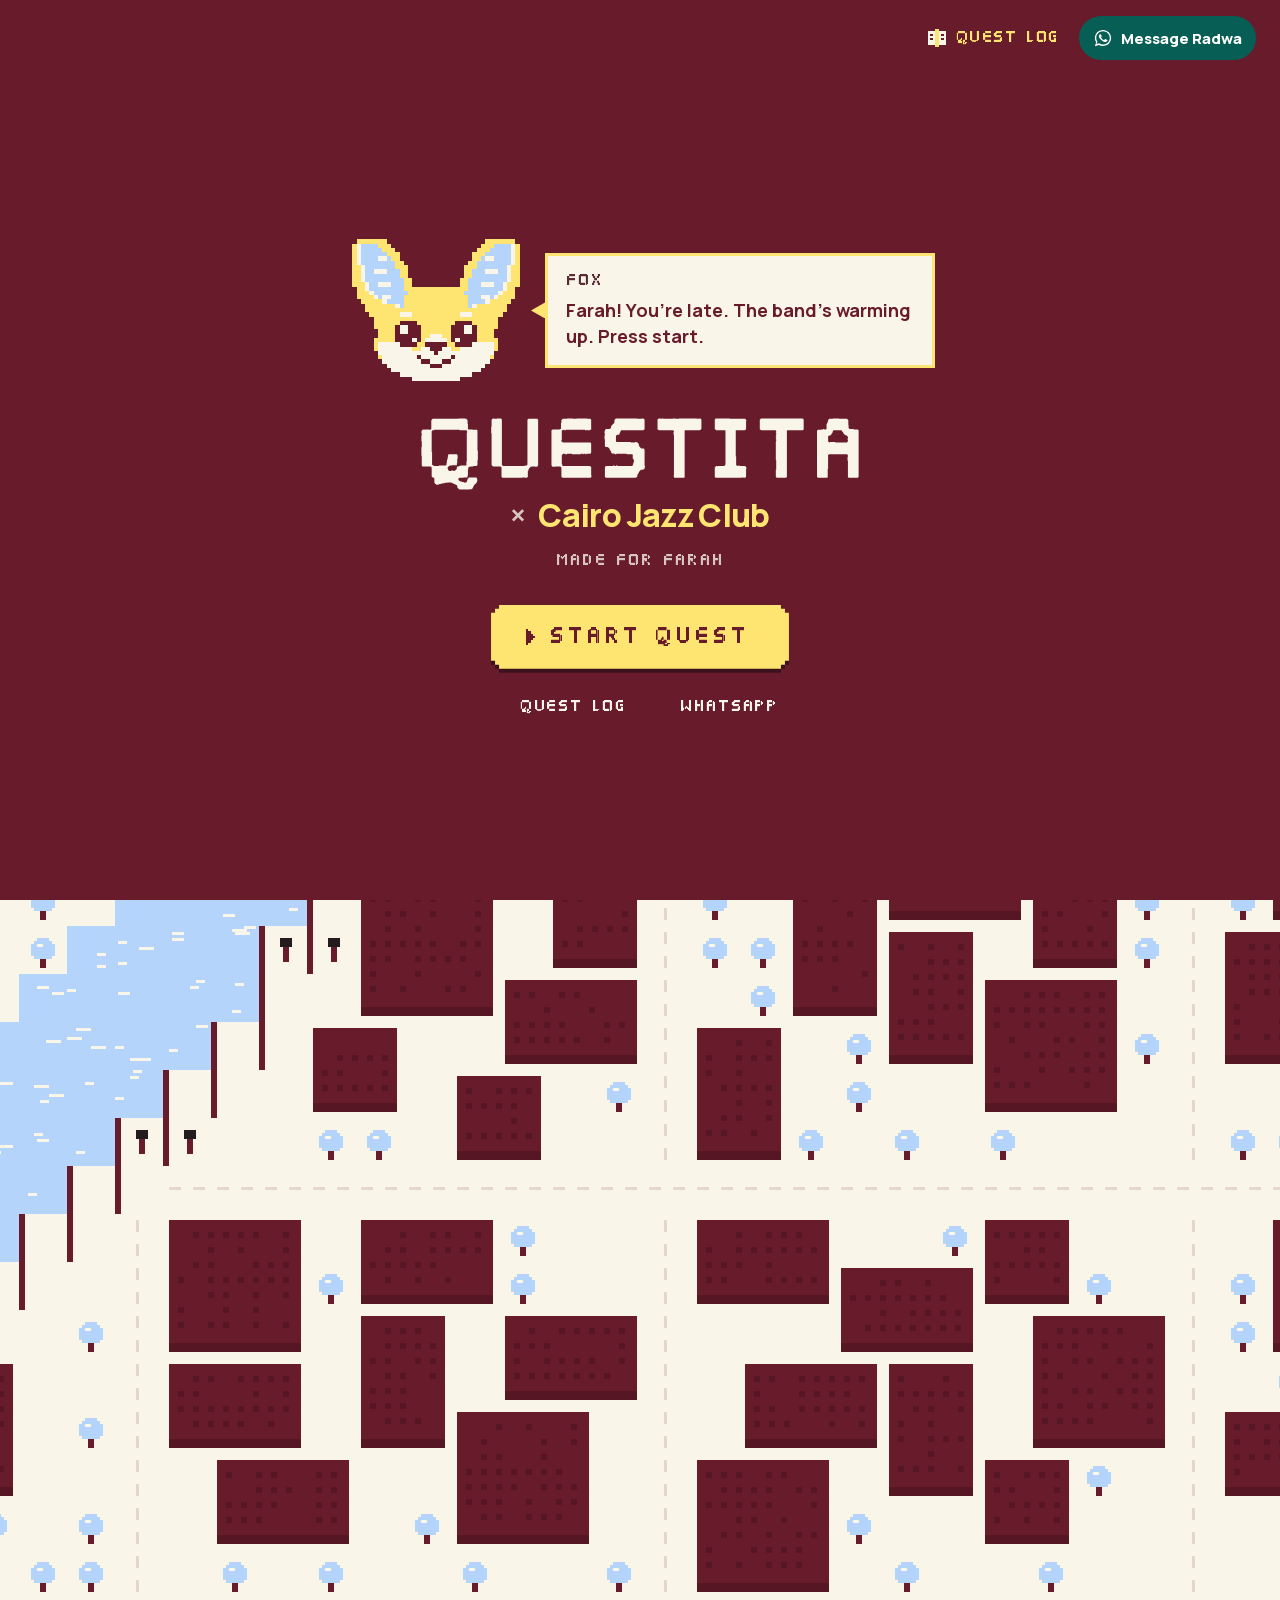
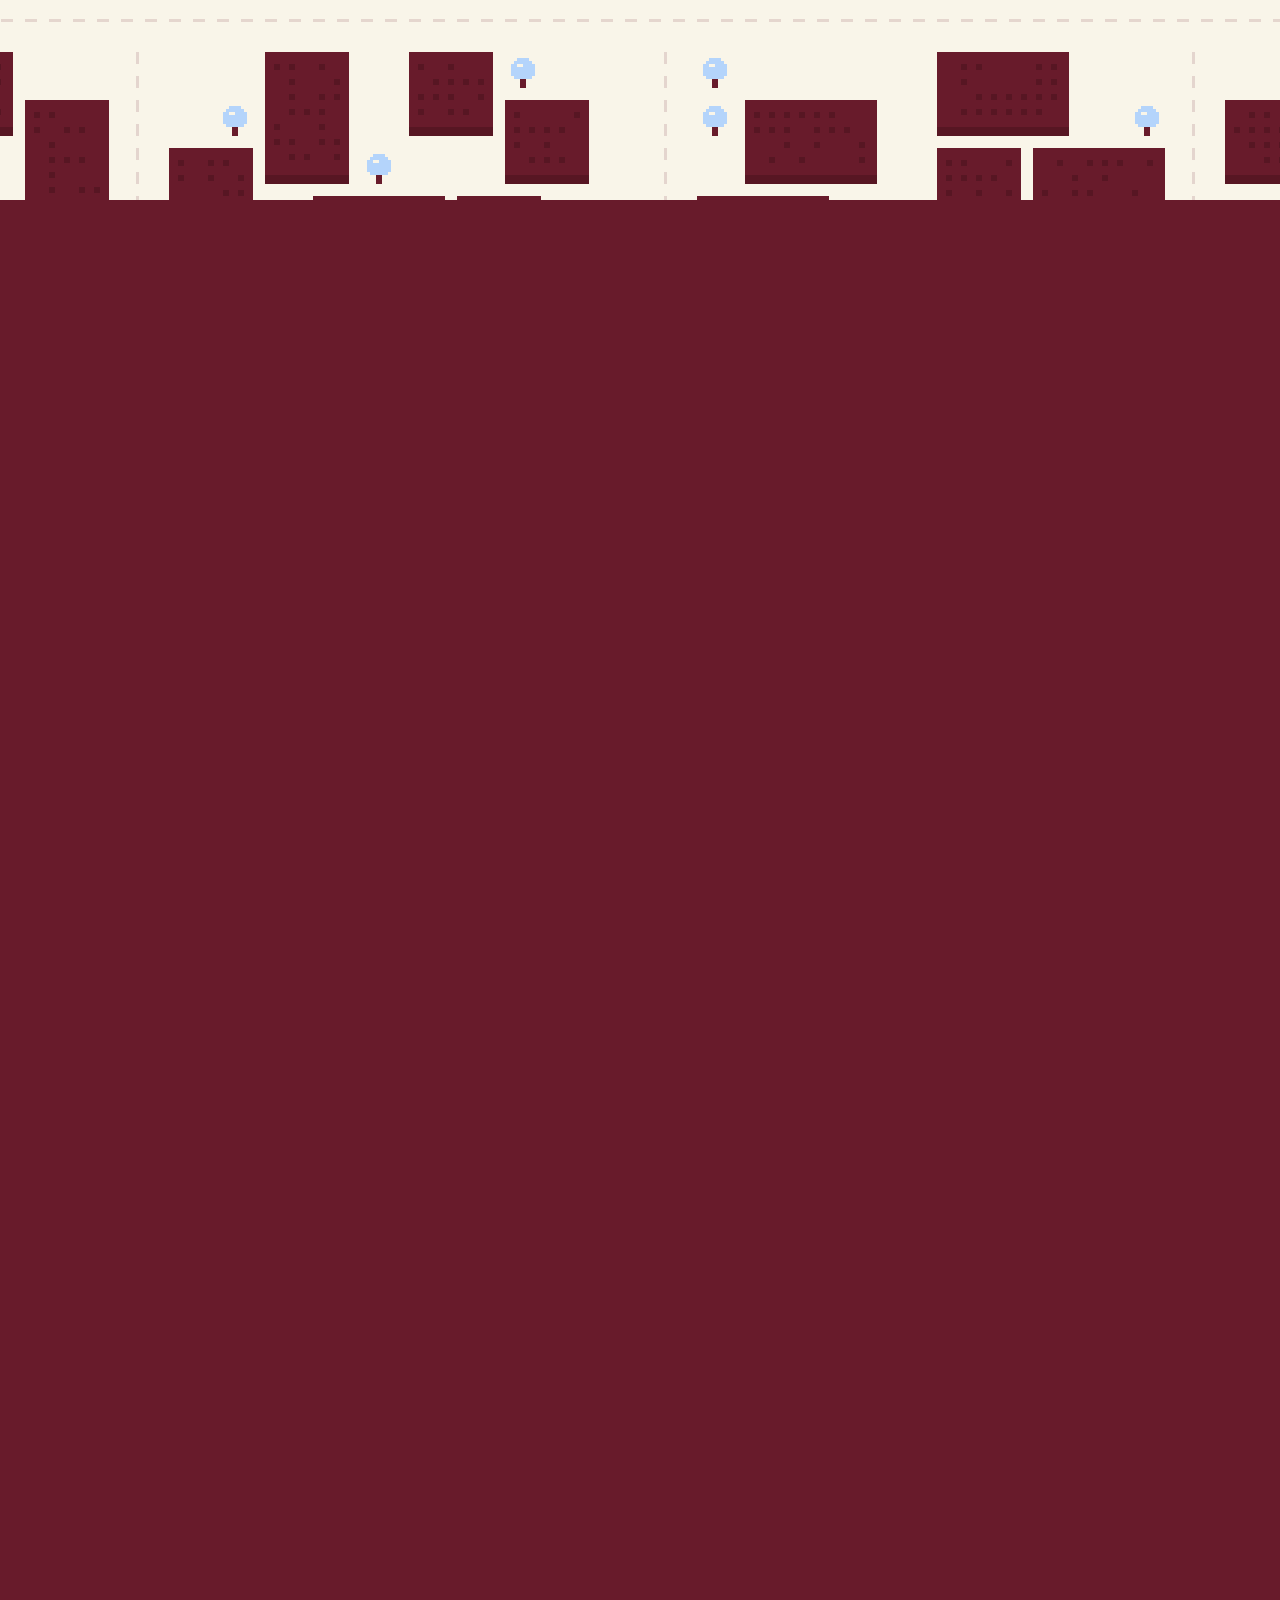
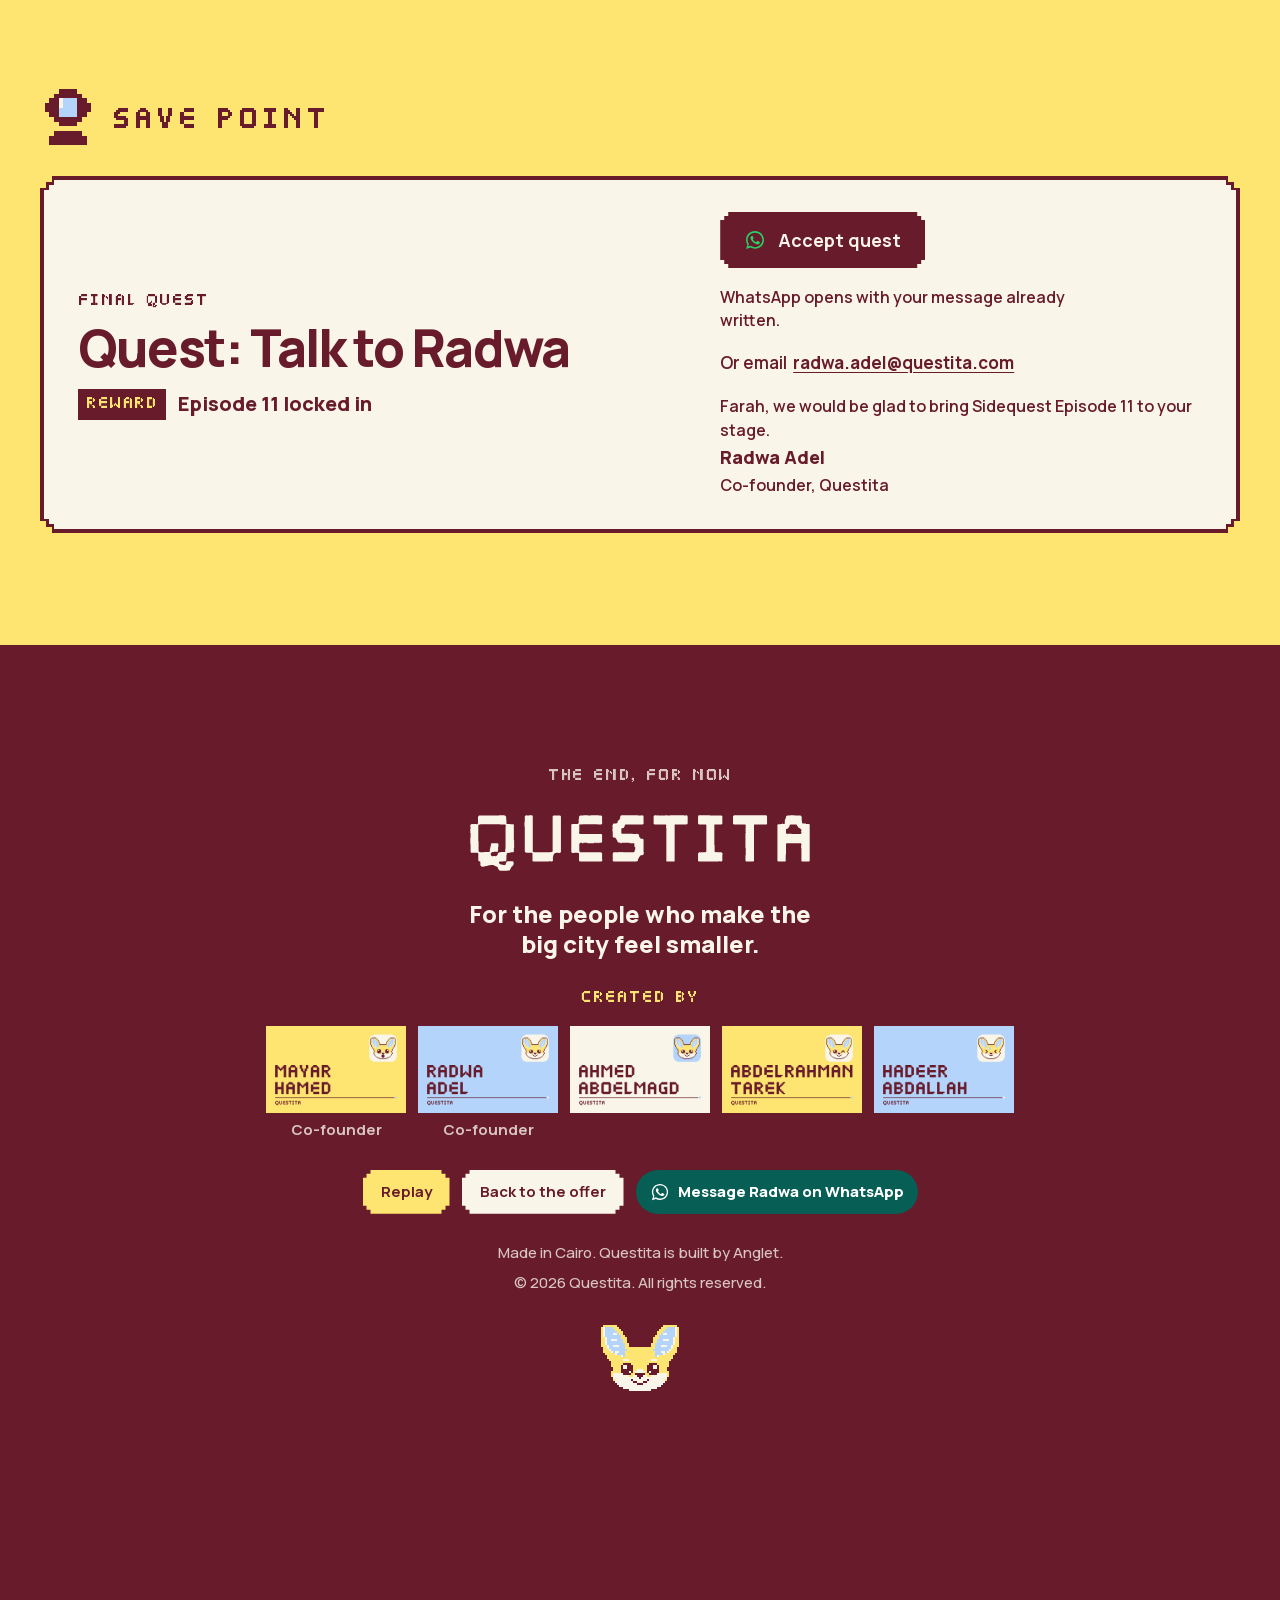
<file: cairo-jazz-quest-b/index.html>
<!DOCTYPE html><html lang="en" class="manrope_8872c2a9-module__LE2TAW__variable pixel_f422333e-module__svXGYq__variable"><head><meta charSet="utf-8"/><meta name="viewport" content="width=device-width, initial-scale=1, viewport-fit=cover"/><link rel="preload" href="/_next/static/media/QuestitaPixelExtended-s.p.1l_4lceh2gwua.woff" as="font" crossorigin="" type="font/woff"/><link rel="preload" href="/_next/static/media/a343f882a40d2cc9-s.p.1sj6eobyi31rd.woff2" as="font" crossorigin="" type="font/woff2"/><link rel="preload" as="image" href="/fox/Questita_wordmark_coconutmilk.svg"/><link rel="stylesheet" href="/_next/static/chunks/1z2zkh447yaiy.css" data-precedence="next"/><link rel="stylesheet" href="/_next/static/chunks/3a187uwo_up68.css" data-precedence="next"/><link rel="preload" as="script" fetchPriority="low" href="/_next/static/chunks/1-_0vpsgswkva.js"/><script src="/_next/static/chunks/0hjd_rs7u2m0e.js" async=""></script><script src="/_next/static/chunks/1rj7ns8rte9vc.js" async=""></script><script src="/_next/static/chunks/turbopack-3wejimtpxeyr7.js" async=""></script><script src="/_next/static/chunks/1on7xxn29m-h7.js" async=""></script><script src="/_next/static/chunks/30-070nxgtt6w.js" async=""></script><script src="/_next/static/chunks/1-k0j6_ywgs4f.js" async=""></script><script src="/cairo-jazz-quest-b/cj-page.js" async=""></script><meta name="theme-color" content="#681B2B"/><title>Questita x Cairo Jazz: made for Farah</title><meta name="description" content="A private partnership proposal from Questita and Anglet, made for Farah at Cairo Jazz Club."/><meta name="robots" content="noindex, nofollow"/><meta property="og:title" content="Questita x Cairo Jazz: made for Farah"/><meta property="og:description" content="A private partnership proposal for Cairo Jazz."/><meta property="og:site_name" content="Questita"/><meta property="og:type" content="website"/><meta name="twitter:card" content="summary"/><meta name="twitter:title" content="Questita x Cairo Jazz: made for Farah"/><meta name="twitter:description" content="A private partnership proposal for Cairo Jazz."/><link rel="icon" href="/fox/Questita_app_icon.svg"/><meta name="next-size-adjust" content=""/><script>(function(){try{var d=document.documentElement,b="",p=location.pathname;if(b&&p.indexOf(b)===0)p=p.slice(b.length);if(p===''||p==='/'||p==='/index.html')return;if(matchMedia('(prefers-reduced-motion: reduce)').matches)return;d.classList.add('intro');if(p.indexOf('/poster')===0){var seen=null;try{seen=sessionStorage.getItem('questita:preloaded')}catch(e){}if(!seen)d.setAttribute('data-preload','')}setTimeout(function(){d.classList.remove('intro')},6000)}catch(e){}})();</script><script src="/_next/static/chunks/0cz1d0mv5g_q7.js" noModule=""></script><link rel="stylesheet" href="/cairo-jazz-quest-b/cj.css"/></head><body><div hidden=""><!--$--><!--/$--></div><div class="quest2 overflow-x-clip bg-merlot"><a href="#plain-stops" class="skip-link">Skip the game</a><div class="q2-hud"><div class="pointer-events-none fixed inset-x-0 top-0 z-50 flex items-start justify-between gap-3 px-3 pt-3 sm:px-6 sm:pt-4"><a href="#title" class="q2-panel px-bg pointer-events-auto flex shrink-0 items-center jq-hud-brand" aria-label="Questita x Cairo Jazz Club, back to the title screen"><img alt="" width="1148" height="189" class="h-[14px] w-auto min-[360px]:h-[16px] sm:h-[18px]" src="/fox/Questita_wordmark_coconutmilk.svg"><span class="jq-hud-x" aria-hidden="true">× Cairo Jazz Club</span></a><div class="pointer-events-auto flex items-center gap-1.5 min-[360px]:gap-2"><button type="button" class="q2-panel px-bg jq-log-btn" aria-haspopup="dialog" aria-expanded="false" aria-label="Quest log"><span class="jq-ico jq-log-ico" aria-hidden="true"><svg viewBox="0 0 12 12" class="h-full w-full" shape-rendering="crispEdges" aria-hidden="true" focusable="false"><rect x="1" y="2" width="4" height="8" fill="#F9F5E9"></rect><rect x="7" y="2" width="4" height="8" fill="#F9F5E9"></rect><rect x="5" y="1" width="2" height="10" fill="#FEE571"></rect><rect x="2" y="4" width="2" height="1" fill="#681B2B"></rect><rect x="2" y="6" width="2" height="1" fill="#681B2B"></rect><rect x="8" y="4" width="2" height="1" fill="#681B2B"></rect><rect x="8" y="6" width="2" height="1" fill="#681B2B"></rect></svg></span><span class="jq-log-long font-px" aria-hidden="true">Quest log</span><span class="jq-log-short font-px" aria-hidden="true">Log</span></button><a href="https://wa.me/201158263387?text=Hi%20Radwa%2C%20it%E2%80%99s%20Farah%20from%20Cairo%20Jazz%20Club.%20I%20played%20the%20Episode%2011%20quest%20and%20I%E2%80%99d%20like%20to%20talk%20about%20it." target="_blank" rel="noopener noreferrer" class="jq-wa-pill" aria-label="Message Radwa on WhatsApp (opens WhatsApp)"><svg viewBox="0 0 32 32" class="jq-wa-ico" aria-hidden="true" focusable="false"><path fill="currentColor" d="M16 3C8.8 3 3 8.7 3 15.8c0 2.5.7 4.9 2 7L3 29l6.4-2c2 1.1 4.3 1.7 6.6 1.7 7.2 0 13-5.7 13-12.8S23.2 3 16 3zm0 23.4c-2.1 0-4.1-.6-5.9-1.7l-.4-.3-3.8 1.2 1.2-3.7-.3-.4a10.4 10.4 0 0 1-1.6-5.6C5.2 10 10 5.3 16 5.3s10.8 4.7 10.8 10.5S22 26.4 16 26.4zm5.9-7.8c-.3-.2-1.9-1-2.2-1-.3-.1-.5-.2-.7.2l-1 1.2c-.2.2-.4.2-.7.1-.3-.2-1.4-.5-2.6-1.6-1-.9-1.6-1.9-1.8-2.2-.2-.3 0-.5.1-.7l.5-.6.3-.5v-.6l-1-2.4c-.3-.6-.5-.5-.7-.5h-.6c-.2 0-.6.1-.9.4-.3.3-1.2 1.1-1.2 2.7s1.2 3.2 1.4 3.4c.2.2 2.4 3.6 5.8 5 .8.3 1.4.5 1.9.7.8.2 1.5.2 2.1.1.6-.1 1.9-.8 2.2-1.5.3-.7.3-1.3.2-1.5-.1-.1-.3-.2-.6-.3z"></path></svg><span class="jq-wa-long" aria-hidden="true">Message Radwa</span><span class="jq-wa-short" aria-hidden="true">WhatsApp</span></a></div></div><div class="q2-xp  " role="group" aria-label="Experience: 0 of 9 stops. Bag: 0 of 7 items. Fast travel." inert=""><span class="font-px jq-xp-k text-coconut" aria-hidden="true">XP</span><span class="flex items-center"><button type="button" class="q2-cellbtn  " aria-label="Why it matters" aria-disabled="false"><span class="q2-xp-cell "></span></button><button type="button" class="q2-cellbtn is-locked " aria-label="Treasure chest, locked" aria-disabled="true"><span class="q2-xp-cell "></span></button><span class="jq-xp-route"><span class="jq-xp-route-k" aria-hidden="true">Save files</span><span class="flex"><button type="button" class="q2-cellbtn is-locked " aria-label="Save file 1: The series, locked" aria-disabled="true"><span class="q2-xp-cell "></span></button><button type="button" class="q2-cellbtn is-locked " aria-label="Save file 2: The party, locked" aria-disabled="true"><span class="q2-xp-cell "></span></button><button type="button" class="q2-cellbtn is-locked " aria-label="Save file 3: The guest star, locked" aria-disabled="true"><span class="q2-xp-cell "></span></button><button type="button" class="q2-cellbtn is-locked " aria-label="Save file 4: Slot 11, locked" aria-disabled="true"><span class="q2-xp-cell "></span></button></span></span><button type="button" class="q2-cellbtn is-locked " aria-label="Fair trade, locked" aria-disabled="true"><span class="q2-xp-cell "></span></button><button type="button" class="q2-cellbtn is-locked " aria-label="Locked chest, locked" aria-disabled="true"><span class="q2-xp-cell "></span></button><button type="button" class="q2-cellbtn is-locked " aria-label="Accept quest, locked" aria-disabled="true"><span class="q2-xp-cell "></span></button></span><span class="jq-bagc font-px " aria-hidden="true"><span class="jq-bagc-k">Bag</span> 0/7</span></div><p class="jq-xp-count font-px " aria-hidden="true"><span class="jq-xp-count-k">XP</span> 0/9<span class="jq-xp-count-k jq-bagc-k">Bag</span> 0/7</p><div class="q2-controls" role="group" aria-label="Game controls"><button type="button" class="q2-ctl q2-panel px-bg" aria-label="Back: previous stop" aria-disabled="true"><span class="q2-ctl-tri is-back" aria-hidden="true"></span><span class="q2-ctl-label">Back</span></button><button type="button" class="q2-ctl q2-panel px-bg q2-ctl-auto " aria-pressed="false" aria-disabled="false" aria-label="Auto play"><span class="q2-ctl-led" aria-hidden="true"></span><span aria-hidden="true">Auto</span></button><button type="button" class="q2-ctl q2-panel px-bg is-primary" aria-label="Next stop" aria-disabled="false"><span class="q2-ctl-label">Next</span><span class="q2-ctl-tri" aria-hidden="true"></span></button><p class="sr-only" role="status" aria-live="polite"></p></div></div><main id="main" tabindex="-1" class="outline-none"><section id="title" aria-labelledby="q2-title" class="q2-title jq-title on-dark relative flex min-h-[100dvh] flex-col items-center justify-center bg-merlot px-4 pb-16 pt-28 text-center text-coconut"><div class="jq-title-a"><div class="jq-title-hook"><div class="q2-title-fox w-[164px] sm:w-[246px]"><div class="relative " role="img" aria-label="The Questita fox" data-frame="happy"><div style="transform-origin: 50% 80%;"><svg viewBox="0 0 41 35" width="100%" shape-rendering="crispEdges" class="h-auto w-full overflow-visible" focusable="false"><path d="M0 2h1v10h-1zM1 1h1v1h-1zM1 12h1v3h-1zM2 15h1v1h-1zM2 0h7v1h-7zM3 16h1v2h-1zM4 18h1v1h-1zM5 19h1v3h-1zM5 24h1v3h-1zM6 22h1v2h-1zM6 27h1v2h-1zM7 29h1v1h-1zM8 30h1v1h-1zM9 1h1v1h-1zM9 31h1v1h-1zM10 2h1v1h-1zM10 32h2v1h-2zM11 3h1v1h-1zM11 21h1v2h-1zM11 24h4v1h-4zM11 23h6v1h-6zM12 4h1v2h-1zM12 33h3v1h-3zM12 20h4v1h-4zM12 25h4v1h-4zM13 6h1v1h-1zM14 7h1v3h-1zM14 21h3v2h-3zM15 10h1v1h-1zM15 11h11v1h-11zM15 34h11v1h-11zM16 24h1v1h-1zM16 28h1v1h-1zM17 29h2v1h-2zM18 25h5v1h-5zM19 26h3v1h-3zM19 30h3v1h-3zM20 27h1v1h-1zM22 29h2v1h-2zM24 24h1v1h-1zM24 28h1v1h-1zM24 21h3v2h-3zM24 23h6v1h-6zM25 10h1v1h-1zM25 20h4v1h-4zM25 25h4v1h-4zM26 7h1v3h-1zM26 33h3v1h-3zM26 24h4v1h-4zM27 6h1v1h-1zM28 4h1v2h-1zM29 3h1v1h-1zM29 21h1v2h-1zM29 32h2v1h-2zM30 2h1v1h-1zM31 1h1v1h-1zM31 31h1v1h-1zM32 30h1v1h-1zM32 0h7v1h-7zM33 29h1v1h-1zM34 22h1v2h-1zM34 27h1v2h-1zM35 19h1v3h-1zM35 24h1v3h-1zM36 18h1v1h-1zM37 16h1v2h-1zM38 15h1v1h-1zM39 1h1v1h-1zM39 12h1v3h-1zM40 2h1v10h-1z" fill="#681B2B"></path><path d="M1 2h1v5h-1zM1 7h2v4h-2zM1 11h3v1h-3zM2 12h2v1h-2zM2 13h3v1h-3zM2 14h4v1h-4zM2 1h7v1h-7zM3 15h5v1h-5zM4 16h7v1h-7zM4 17h33v1h-33zM5 18h7v1h-7zM6 25h1v2h-1zM6 21h5v1h-5zM6 24h5v1h-5zM6 20h6v1h-6zM6 19h29v1h-29zM7 28h1v1h-1zM7 2h3v1h-3zM7 22h4v2h-4zM8 3h3v1h-3zM9 4h3v1h-3zM10 5h2v1h-2zM11 6h2v1h-2zM11 7h3v1h-3zM12 8h2v2h-2zM13 10h2v2h-2zM13 12h15v1h-15zM13 14h15v3h-15zM14 13h13v1h-13zM15 26h2v1h-2zM15 18h11v1h-11zM16 25h2v1h-2zM16 20h9v1h-9zM17 24h1v1h-1zM17 23h2v1h-2zM17 21h7v2h-7zM22 23h2v1h-2zM23 24h1v1h-1zM23 25h2v1h-2zM24 26h2v1h-2zM26 10h2v2h-2zM27 8h2v2h-2zM27 7h3v1h-3zM28 6h2v1h-2zM29 5h2v1h-2zM29 4h3v1h-3zM29 20h6v1h-6zM29 18h7v1h-7zM30 3h3v1h-3zM30 22h4v2h-4zM30 21h5v1h-5zM30 24h5v1h-5zM30 16h7v1h-7zM31 2h3v1h-3zM32 1h7v1h-7zM33 28h1v1h-1zM33 15h5v1h-5zM34 25h1v2h-1zM35 14h4v1h-4zM36 13h3v1h-3zM37 12h2v1h-2zM37 11h3v1h-3zM38 7h2v4h-2zM39 2h1v5h-1z" fill="#FEE571"></path><path d="M3 2h4v1h-4zM3 5h4v1h-4zM3 3h5v1h-5zM3 4h6v1h-6zM3 6h8v1h-8zM4 8h2v1h-2zM4 7h7v1h-7zM4 9h8v1h-8zM4 10h9v1h-9zM5 11h2v1h-2zM5 12h8v1h-8zM6 13h8v1h-8zM7 14h1v1h-1zM9 5h1v1h-1zM9 8h3v1h-3zM9 15h4v1h-4zM10 11h3v1h-3zM10 14h3v1h-3zM12 16h1v1h-1zM27 13h8v1h-8zM28 16h1v1h-1zM28 11h3v1h-3zM28 14h3v1h-3zM28 15h4v1h-4zM28 12h8v1h-8zM28 10h9v1h-9zM29 8h3v1h-3zM29 9h8v1h-8zM30 7h7v1h-7zM30 6h8v1h-8zM31 5h1v1h-1zM32 4h6v1h-6zM33 14h1v1h-1zM33 3h5v1h-5zM34 11h2v1h-2zM34 2h4v1h-4zM34 5h4v1h-4zM35 8h2v1h-2z" fill="#B4D4FB"></path><path d="M2 2h1v5h-1zM3 7h1v4h-1zM4 11h1v2h-1zM5 13h1v1h-1zM6 14h1v1h-1zM6 8h3v1h-3zM7 5h2v1h-2zM7 11h3v1h-3zM7 25h5v1h-5zM7 26h8v1h-8zM7 27h13v1h-13zM8 15h1v1h-1zM8 14h2v1h-2zM8 28h8v1h-8zM8 29h9v1h-9zM9 30h10v1h-10zM10 31h21v1h-21zM11 16h1v1h-1zM12 18h3v1h-3zM12 32h17v1h-17zM15 24h1v1h-1zM15 33h11v1h-11zM17 26h2v1h-2zM17 28h7v1h-7zM18 24h5v1h-5zM19 23h3v1h-3zM19 29h3v1h-3zM21 27h13v1h-13zM22 26h2v1h-2zM22 30h10v1h-10zM24 29h9v1h-9zM25 24h1v1h-1zM25 28h8v1h-8zM26 18h3v1h-3zM26 26h8v1h-8zM29 16h1v1h-1zM29 25h5v1h-5zM31 14h2v1h-2zM31 11h3v1h-3zM32 15h1v1h-1zM32 5h2v1h-2zM32 8h3v1h-3zM34 14h1v1h-1zM35 13h1v1h-1zM36 11h1v2h-1zM37 7h1v4h-1zM38 2h1v5h-1z" fill="#F9F5E9"></path><g><path d="M12 21h2v2h-2zM27 21h2v2h-2z" fill="#F9F5E9"></path></g></svg></div></div></div><p class="jq-bubble"><span class="jq-bubble-k font-px">Fox</span>Farah! You’re late. The band’s warming up. Press start.</p></div><div class="jq-lockup"><img alt="" width="1148" height="189" class="jq-logo-img jq-logo-title" src="/fox/Questita_wordmark_coconutmilk.svg"><h1 id="q2-title" class="jq-lockup-h"><span class="sr-only">Questita </span><span class="jq-lockup-x" aria-hidden="true">×</span><span class="sr-only">x </span><span>Cairo Jazz Club</span></h1></div><p class="jq-made">Made for Farah</p></div><div class="jq-title-b"><ul class="q2-menu jq-title-menu" aria-label="Menu"><li class="relative"><button type="button" class="font-px btn btn-yellow jq-start"><span class="q2-cursor is-on" aria-hidden="true"></span>Start quest</button></li><li class="relative"><button type="button" aria-haspopup="dialog" aria-expanded="false" class="font-px jq-sec"><span class="q2-cursor " aria-hidden="true"></span>Quest log</button></li><li class="relative"><button type="button" class="font-px jq-sec"><span class="q2-cursor " aria-hidden="true"></span>WhatsApp<span class="sr-only"> Radwa (opens WhatsApp)</span></button></li></ul></div></section><section id="map" aria-label="The map of Cairo" class="q2-scene relative bg-merlot"><div class="relative h-[100svh] w-full overflow-clip bg-coconut"><h2 class="sr-only">Play the quest</h2><canvas class="pixelated absolute inset-0" aria-hidden="true"></canvas><div class="pointer-events-none absolute left-0 top-0 will-change-transform"><div class="q2-bigsign   " aria-hidden="true" style="left: 1629.46px; top: 2857.46px;"><div class="q2-bigsign-clip"><div class="q2-bigsign-in"><div class="q2-bigsign-board px-frame px-corners" style="--step: 4px; --frame-w: 4px;"><div class="px-frame-in px-corners grid place-items-center bg-coconut" style="--step: 3px;"><span class="font-px q2-bigsign-num">01</span></div></div><span class="q2-bigsign-post"></span></div></div><span class="q2-bigsign-ground"></span><span class="q2-bigsign-label font-px t-px1">The series</span></div><div class="q2-bigsign   " aria-hidden="true" style="left: 1814.41px; top: 3206.48px;"><div class="q2-bigsign-clip"><div class="q2-bigsign-in"><div class="q2-bigsign-board px-frame px-corners" style="--step: 4px; --frame-w: 4px;"><div class="px-frame-in px-corners grid place-items-center bg-coconut" style="--step: 3px;"><span class="font-px q2-bigsign-num">02</span></div></div><span class="q2-bigsign-post"></span></div></div><span class="q2-bigsign-ground"></span><span class="q2-bigsign-label font-px t-px1">The party</span></div><div class="q2-bigsign   " aria-hidden="true" style="left: 2061.89px; top: 3522.81px;"><div class="q2-bigsign-clip"><div class="q2-bigsign-in"><div class="q2-bigsign-board px-frame px-corners" style="--step: 4px; --frame-w: 4px;"><div class="px-frame-in px-corners grid place-items-center bg-coconut" style="--step: 3px;"><span class="font-px q2-bigsign-num">03</span></div></div><span class="q2-bigsign-post"></span></div></div><span class="q2-bigsign-ground"></span><span class="q2-bigsign-label font-px t-px1">The guest star</span></div><div class="q2-bigsign   " aria-hidden="true" style="left: 2182.2px; top: 3901.47px;"><div class="q2-bigsign-clip"><div class="q2-bigsign-in"><div class="q2-bigsign-board px-frame px-corners" style="--step: 4px; --frame-w: 4px;"><div class="px-frame-in px-corners grid place-items-center bg-coconut" style="--step: 3px;"><span class="font-px q2-bigsign-num">04</span></div></div><span class="q2-bigsign-post"></span></div></div><span class="q2-bigsign-ground"></span><span class="q2-bigsign-label font-px t-px1">Slot 11</span></div><div class="q2-bang " aria-hidden="true" style="left: 3047.16px; top: 536px;"><span>!</span></div><div class="q2-bang " aria-hidden="true" style="left: 2506.82px; top: 4424px;"><span>!</span></div><button type="button" class="q2-marker pointer-events-auto  " tabindex="-1" aria-hidden="true" aria-expanded="false" aria-label="Treasure chest: What Cairo Jazz Club gets" style="left: 1980.35px; top: 1728px;"><span class="jq-chest" aria-hidden="true"><span class="jq-ico " aria-hidden="true"><svg viewBox="0 0 12 12" class="h-full w-full" shape-rendering="crispEdges" aria-hidden="true" focusable="false"><rect x="2" y="2" width="8" height="1" fill="#681B2B"></rect><rect x="1" y="3" width="10" height="8" fill="#681B2B"></rect><rect x="2" y="3" width="8" height="3" fill="#FEE571"></rect><rect x="2" y="7" width="8" height="3" fill="#FEE571"></rect><rect x="1" y="6" width="10" height="1" fill="#681B2B"></rect><rect x="3" y="4" width="6" height="1" fill="#F9F5E9"></rect><rect x="5" y="5" width="2" height="3" fill="#F9F5E9"></rect><rect x="5" y="6" width="2" height="1" fill="#681B2B"></rect></svg></span></span></button><div class="q2-avatar" aria-hidden="true"><div class="q2-avatar-in"><div class="relative " aria-hidden="true" data-frame="happy"><div style="transform-origin: 50% 80%;"><svg viewBox="0 0 41 35" width="100%" shape-rendering="crispEdges" class="h-auto w-full overflow-visible" focusable="false"><path d="M0 2h1v10h-1zM1 1h1v1h-1zM1 12h1v3h-1zM2 15h1v1h-1zM2 0h7v1h-7zM3 16h1v2h-1zM4 18h1v1h-1zM5 19h1v3h-1zM5 24h1v3h-1zM6 22h1v2h-1zM6 27h1v2h-1zM7 29h1v1h-1zM8 30h1v1h-1zM9 1h1v1h-1zM9 31h1v1h-1zM10 2h1v1h-1zM10 32h2v1h-2zM11 3h1v1h-1zM11 21h1v2h-1zM11 24h4v1h-4zM11 23h6v1h-6zM12 4h1v2h-1zM12 33h3v1h-3zM12 20h4v1h-4zM12 25h4v1h-4zM13 6h1v1h-1zM14 7h1v3h-1zM14 21h3v2h-3zM15 10h1v1h-1zM15 11h11v1h-11zM15 34h11v1h-11zM16 24h1v1h-1zM16 28h1v1h-1zM17 29h2v1h-2zM18 25h5v1h-5zM19 26h3v1h-3zM19 30h3v1h-3zM20 27h1v1h-1zM22 29h2v1h-2zM24 24h1v1h-1zM24 28h1v1h-1zM24 21h3v2h-3zM24 23h6v1h-6zM25 10h1v1h-1zM25 20h4v1h-4zM25 25h4v1h-4zM26 7h1v3h-1zM26 33h3v1h-3zM26 24h4v1h-4zM27 6h1v1h-1zM28 4h1v2h-1zM29 3h1v1h-1zM29 21h1v2h-1zM29 32h2v1h-2zM30 2h1v1h-1zM31 1h1v1h-1zM31 31h1v1h-1zM32 30h1v1h-1zM32 0h7v1h-7zM33 29h1v1h-1zM34 22h1v2h-1zM34 27h1v2h-1zM35 19h1v3h-1zM35 24h1v3h-1zM36 18h1v1h-1zM37 16h1v2h-1zM38 15h1v1h-1zM39 1h1v1h-1zM39 12h1v3h-1zM40 2h1v10h-1z" fill="#681B2B"></path><path d="M1 2h1v5h-1zM1 7h2v4h-2zM1 11h3v1h-3zM2 12h2v1h-2zM2 13h3v1h-3zM2 14h4v1h-4zM2 1h7v1h-7zM3 15h5v1h-5zM4 16h7v1h-7zM4 17h33v1h-33zM5 18h7v1h-7zM6 25h1v2h-1zM6 21h5v1h-5zM6 24h5v1h-5zM6 20h6v1h-6zM6 19h29v1h-29zM7 28h1v1h-1zM7 2h3v1h-3zM7 22h4v2h-4zM8 3h3v1h-3zM9 4h3v1h-3zM10 5h2v1h-2zM11 6h2v1h-2zM11 7h3v1h-3zM12 8h2v2h-2zM13 10h2v2h-2zM13 12h15v1h-15zM13 14h15v3h-15zM14 13h13v1h-13zM15 26h2v1h-2zM15 18h11v1h-11zM16 25h2v1h-2zM16 20h9v1h-9zM17 24h1v1h-1zM17 23h2v1h-2zM17 21h7v2h-7zM22 23h2v1h-2zM23 24h1v1h-1zM23 25h2v1h-2zM24 26h2v1h-2zM26 10h2v2h-2zM27 8h2v2h-2zM27 7h3v1h-3zM28 6h2v1h-2zM29 5h2v1h-2zM29 4h3v1h-3zM29 20h6v1h-6zM29 18h7v1h-7zM30 3h3v1h-3zM30 22h4v2h-4zM30 21h5v1h-5zM30 24h5v1h-5zM30 16h7v1h-7zM31 2h3v1h-3zM32 1h7v1h-7zM33 28h1v1h-1zM33 15h5v1h-5zM34 25h1v2h-1zM35 14h4v1h-4zM36 13h3v1h-3zM37 12h2v1h-2zM37 11h3v1h-3zM38 7h2v4h-2zM39 2h1v5h-1z" fill="#FEE571"></path><path d="M3 2h4v1h-4zM3 5h4v1h-4zM3 3h5v1h-5zM3 4h6v1h-6zM3 6h8v1h-8zM4 8h2v1h-2zM4 7h7v1h-7zM4 9h8v1h-8zM4 10h9v1h-9zM5 11h2v1h-2zM5 12h8v1h-8zM6 13h8v1h-8zM7 14h1v1h-1zM9 5h1v1h-1zM9 8h3v1h-3zM9 15h4v1h-4zM10 11h3v1h-3zM10 14h3v1h-3zM12 16h1v1h-1zM27 13h8v1h-8zM28 16h1v1h-1zM28 11h3v1h-3zM28 14h3v1h-3zM28 15h4v1h-4zM28 12h8v1h-8zM28 10h9v1h-9zM29 8h3v1h-3zM29 9h8v1h-8zM30 7h7v1h-7zM30 6h8v1h-8zM31 5h1v1h-1zM32 4h6v1h-6zM33 14h1v1h-1zM33 3h5v1h-5zM34 11h2v1h-2zM34 2h4v1h-4zM34 5h4v1h-4zM35 8h2v1h-2z" fill="#B4D4FB"></path><path d="M2 2h1v5h-1zM3 7h1v4h-1zM4 11h1v2h-1zM5 13h1v1h-1zM6 14h1v1h-1zM6 8h3v1h-3zM7 5h2v1h-2zM7 11h3v1h-3zM7 25h5v1h-5zM7 26h8v1h-8zM7 27h13v1h-13zM8 15h1v1h-1zM8 14h2v1h-2zM8 28h8v1h-8zM8 29h9v1h-9zM9 30h10v1h-10zM10 31h21v1h-21zM11 16h1v1h-1zM12 18h3v1h-3zM12 32h17v1h-17zM15 24h1v1h-1zM15 33h11v1h-11zM17 26h2v1h-2zM17 28h7v1h-7zM18 24h5v1h-5zM19 23h3v1h-3zM19 29h3v1h-3zM21 27h13v1h-13zM22 26h2v1h-2zM22 30h10v1h-10zM24 29h9v1h-9zM25 24h1v1h-1zM25 28h8v1h-8zM26 18h3v1h-3zM26 26h8v1h-8zM29 16h1v1h-1zM29 25h5v1h-5zM31 14h2v1h-2zM31 11h3v1h-3zM32 15h1v1h-1zM32 5h2v1h-2zM32 8h3v1h-3zM34 14h1v1h-1zM35 13h1v1h-1zM36 11h1v2h-1zM37 7h1v4h-1zM38 2h1v5h-1z" fill="#F9F5E9"></path><g><path d="M12 21h2v2h-2zM27 21h2v2h-2z" fill="#F9F5E9"></path></g></svg></div></div></div></div></div><div class="pointer-events-none absolute inset-0 z-20" aria-hidden="true"></div><div class="q2-vig-wrap "><div class="q2-vig " inert=""><div class="q2-vignette px-frame px-corners" style="--step: 6px;"><div class="px-frame-in px-corners q2-vignette-in jq-sign-in jq-file  bg-coconut" style="--step: 5px;"><div class="q2-vignette-copy"><p class="jq-file-head font-px"><span>Save file 01</span><span class="jq-file-st">Saved</span></p><h3 class="q2-vignette-title"><span class="q2-yshadow">01</span> The series</h3><div class="jq-file-row"><span class="jq-ico jq-file-ico" aria-hidden="true"><svg viewBox="0 0 12 12" class="h-full w-full" shape-rendering="crispEdges" aria-hidden="true" focusable="false"><rect x="1" y="2" width="10" height="2" fill="#681B2B"></rect><rect x="3" y="2" width="1" height="2" fill="#FEE571"></rect><rect x="6" y="2" width="1" height="2" fill="#FEE571"></rect><rect x="9" y="2" width="1" height="2" fill="#FEE571"></rect><rect x="1" y="5" width="10" height="6" fill="#681B2B"></rect><rect x="2" y="6" width="8" height="4" fill="#F9F5E9"></rect><rect x="4" y="7" width="1" height="2" fill="#681B2B"></rect><rect x="7" y="7" width="1" height="2" fill="#681B2B"></rect></svg></span><div><p class="jq-card-d">Sidequest is our web series about Cairo nights out. Episode 11 is The Night Out.</p><p class="jq-tag-ep font-px jq-px16">Episode 11: The Night Out</p></div></div></div></div></div><span class="q2-next font-px t-px1" aria-hidden="true">Next <span class="q2-next-caret"></span></span></div><div class="q2-vig " inert=""><div class="q2-vignette px-frame px-corners" style="--step: 6px;"><div class="px-frame-in px-corners q2-vignette-in jq-sign-in jq-file  bg-coconut" style="--step: 5px;"><div class="q2-vignette-copy"><p class="jq-file-head font-px"><span>Save file 02</span><span class="jq-file-st">Saved</span></p><h3 class="q2-vignette-title"><span class="q2-yshadow">02</span> The party</h3><p class="jq-card-d">The Questita team, making Episode 11.</p><ul class="jq-party"><li><img alt="Mayar Hamed, Co-founder" width="1600" height="1000" loading="lazy" decoding="async" class="jq-plate-sm" src="/nameplates-official/Questita-Mayar-Hamed-yellow.png"></li><li><img alt="Radwa Adel, Co-founder" width="1600" height="1000" loading="lazy" decoding="async" class="jq-plate-sm" src="/nameplates-official/Questita-Radwa-Adel-blue.png"></li><li><img alt="Ahmed AboElMagd" width="1600" height="1000" loading="lazy" decoding="async" class="jq-plate-sm" src="/nameplates-official/Questita-Ahmed-AboElMagd-coconutmilk.png"></li><li><img alt="Abdelrahman Tarek" width="1600" height="1000" loading="lazy" decoding="async" class="jq-plate-sm" src="/nameplates-official/Questita-Abdelrahman-Tarek-yellow.png"></li><li><img alt="Hadeer Abdallah" width="1600" height="1000" loading="lazy" decoding="async" class="jq-plate-sm" src="/nameplates-official/Questita-Hadeer-Abdallah-blue.png"></li></ul></div></div></div><span class="q2-next font-px t-px1" aria-hidden="true">Next <span class="q2-next-caret"></span></span></div><div class="q2-vig " inert=""><div class="q2-vignette px-frame px-corners" style="--step: 6px;"><div class="px-frame-in px-corners q2-vignette-in jq-sign-in jq-file  bg-coconut" style="--step: 5px;"><div class="q2-vignette-copy"><p class="jq-file-head font-px"><span>Save file 03</span><span class="jq-file-st">Saved</span></p><h3 class="q2-vignette-title"><span class="q2-yshadow">03</span> The guest star</h3><div class="jq-file-row"><span class="jq-ico jq-file-ico" aria-hidden="true"><svg viewBox="0 0 12 12" class="h-full w-full" shape-rendering="crispEdges" aria-hidden="true" focusable="false"><rect x="8" y="1" width="1" height="8" fill="#681B2B"></rect><rect x="9" y="1" width="2" height="1" fill="#681B2B"></rect><rect x="10" y="2" width="1" height="2" fill="#681B2B"></rect><rect x="5" y="7" width="4" height="3" fill="#681B2B"></rect><rect x="4" y="8" width="1" height="1" fill="#681B2B"></rect><rect x="6" y="8" width="1" height="1" fill="#FEE571"></rect></svg></span><div><p class="jq-card-d">A band or musician plays a live set inside the episode.</p></div></div></div></div></div><span class="q2-next font-px t-px1" aria-hidden="true">Next <span class="q2-next-caret"></span></span></div><div class="q2-vig " inert=""><div class="q2-vignette px-frame px-corners" style="--step: 6px;"><div class="px-frame-in px-corners q2-vignette-in jq-sign-in jq-file is-empty bg-coconut" style="--step: 5px;"><div class="q2-vignette-copy"><p class="jq-file-head font-px"><span>Save file 04</span><span class="jq-file-st">Empty</span></p><h3 class="q2-vignette-title"><span class="q2-yshadow">04</span> Slot 11</h3><div class="jq-empty"><span class="jq-empty-plus font-px" aria-hidden="true">+</span><p>Empty, saved for you.</p></div></div></div></div><span class="q2-next font-px t-px1" aria-hidden="true">Next <span class="q2-next-caret"></span></span></div></div><div class="q2-popup-wrap jq-loot-wrap "></div><div class="q2-overlay " inert=""><div class="q2-fit"><div class="q2-window px-frame px-corners jq-why" style="--step: 6px;"><div class="px-frame-in px-corners bg-coconut p-5 sm:p-7" style="--step: 5px;"><p class="font-px t-px1 text-body">Stop 1 · Why it matters</p><h2 id="scene-map" class="mt-2 text-[clamp(1.5rem,3vw,2.25rem)] font-extrabold leading-[1.08] tracking-[-0.03em] text-merlot">One more song</h2><div class="jq-why-grid"><div class="jq-why-room"><svg viewBox="0 0 96 54" class="jq-scene " shape-rendering="crispEdges" aria-hidden="true" focusable="false"><rect x="0" y="0" width="96" height="54" fill="#571623"></rect><rect x="16" y="8" width="64" height="6" fill="#681B2B"></rect><rect x="30" y="3" width="4" height="5" fill="#681B2B"></rect><rect x="46" y="3" width="4" height="5" fill="#681B2B"></rect><rect x="60" y="3" width="4" height="5" fill="#681B2B"></rect><rect x="0" y="20" width="96" height="34" fill="#F9F5E9"></rect><rect x="2" y="24" width="9" height="16" fill="#681B2B"></rect><rect x="3" y="25" width="7" height="14" fill="#571623"></rect><rect x="80" y="28" width="13" height="5" fill="#681B2B"></rect><rect x="82" y="32" width="1" height="6" fill="#681B2B"></rect><rect x="90" y="32" width="1" height="6" fill="#681B2B"></rect><rect x="84" y="19" width="3" height="3" fill="#681B2B"></rect><rect x="85" y="20" width="1" height="1" fill="#F9F5E9"></rect><rect x="83" y="22" width="5" height="3" fill="#FEE571"></rect><rect x="84" y="25" width="1" height="3" fill="#681B2B"></rect><rect x="86" y="25" width="1" height="2" fill="#681B2B"></rect><rect x="3" y="43" width="6" height="1" fill="#681B2B"></rect><rect x="9" y="30" width="3" height="3" fill="#681B2B"></rect><rect x="10" y="31" width="1" height="1" fill="#F9F5E9"></rect><rect x="8" y="33" width="5" height="3" fill="#FEE571"></rect><rect x="9" y="36" width="1" height="3" fill="#681B2B"></rect><rect x="11" y="36" width="1" height="2" fill="#681B2B"></rect><rect x="23" y="34" width="3" height="3" fill="#681B2B"></rect><rect x="24" y="35" width="1" height="1" fill="#F9F5E9"></rect><rect x="22" y="37" width="5" height="3" fill="#B4D4FB"></rect><rect x="23" y="40" width="1" height="3" fill="#681B2B"></rect><rect x="25" y="40" width="1" height="2" fill="#681B2B"></rect><rect x="37" y="30" width="3" height="3" fill="#681B2B"></rect><rect x="38" y="31" width="1" height="1" fill="#F9F5E9"></rect><rect x="36" y="33" width="5" height="3" fill="#FEE571"></rect><rect x="37" y="36" width="1" height="3" fill="#681B2B"></rect><rect x="39" y="36" width="1" height="2" fill="#681B2B"></rect></svg><div class="jq-notes" aria-hidden="true"></div><p class="jq-count font-px jq-px16">3 in the room</p></div><div class="jq-why-side"><div class="jq-say"><span class="jq-say-fox" aria-hidden="true"><div class="relative " aria-hidden="true" data-frame="happy"><div style="transform-origin: 50% 80%;"><svg viewBox="0 0 41 35" width="100%" shape-rendering="crispEdges" class="h-auto w-full overflow-visible" focusable="false"><path d="M0 2h1v10h-1zM1 1h1v1h-1zM1 12h1v3h-1zM2 15h1v1h-1zM2 0h7v1h-7zM3 16h1v2h-1zM4 18h1v1h-1zM5 19h1v3h-1zM5 24h1v3h-1zM6 22h1v2h-1zM6 27h1v2h-1zM7 29h1v1h-1zM8 30h1v1h-1zM9 1h1v1h-1zM9 31h1v1h-1zM10 2h1v1h-1zM10 32h2v1h-2zM11 3h1v1h-1zM11 21h1v2h-1zM11 24h4v1h-4zM11 23h6v1h-6zM12 4h1v2h-1zM12 33h3v1h-3zM12 20h4v1h-4zM12 25h4v1h-4zM13 6h1v1h-1zM14 7h1v3h-1zM14 21h3v2h-3zM15 10h1v1h-1zM15 11h11v1h-11zM15 34h11v1h-11zM16 24h1v1h-1zM16 28h1v1h-1zM17 29h2v1h-2zM18 25h5v1h-5zM19 26h3v1h-3zM19 30h3v1h-3zM20 27h1v1h-1zM22 29h2v1h-2zM24 24h1v1h-1zM24 28h1v1h-1zM24 21h3v2h-3zM24 23h6v1h-6zM25 10h1v1h-1zM25 20h4v1h-4zM25 25h4v1h-4zM26 7h1v3h-1zM26 33h3v1h-3zM26 24h4v1h-4zM27 6h1v1h-1zM28 4h1v2h-1zM29 3h1v1h-1zM29 21h1v2h-1zM29 32h2v1h-2zM30 2h1v1h-1zM31 1h1v1h-1zM31 31h1v1h-1zM32 30h1v1h-1zM32 0h7v1h-7zM33 29h1v1h-1zM34 22h1v2h-1zM34 27h1v2h-1zM35 19h1v3h-1zM35 24h1v3h-1zM36 18h1v1h-1zM37 16h1v2h-1zM38 15h1v1h-1zM39 1h1v1h-1zM39 12h1v3h-1zM40 2h1v10h-1z" fill="#681B2B"></path><path d="M1 2h1v5h-1zM1 7h2v4h-2zM1 11h3v1h-3zM2 12h2v1h-2zM2 13h3v1h-3zM2 14h4v1h-4zM2 1h7v1h-7zM3 15h5v1h-5zM4 16h7v1h-7zM4 17h33v1h-33zM5 18h7v1h-7zM6 25h1v2h-1zM6 21h5v1h-5zM6 24h5v1h-5zM6 20h6v1h-6zM6 19h29v1h-29zM7 28h1v1h-1zM7 2h3v1h-3zM7 22h4v2h-4zM8 3h3v1h-3zM9 4h3v1h-3zM10 5h2v1h-2zM11 6h2v1h-2zM11 7h3v1h-3zM12 8h2v2h-2zM13 10h2v2h-2zM13 12h15v1h-15zM13 14h15v3h-15zM14 13h13v1h-13zM15 26h2v1h-2zM15 18h11v1h-11zM16 25h2v1h-2zM16 20h9v1h-9zM17 24h1v1h-1zM17 23h2v1h-2zM17 21h7v2h-7zM22 23h2v1h-2zM23 24h1v1h-1zM23 25h2v1h-2zM24 26h2v1h-2zM26 10h2v2h-2zM27 8h2v2h-2zM27 7h3v1h-3zM28 6h2v1h-2zM29 5h2v1h-2zM29 4h3v1h-3zM29 20h6v1h-6zM29 18h7v1h-7zM30 3h3v1h-3zM30 22h4v2h-4zM30 21h5v1h-5zM30 24h5v1h-5zM30 16h7v1h-7zM31 2h3v1h-3zM32 1h7v1h-7zM33 28h1v1h-1zM33 15h5v1h-5zM34 25h1v2h-1zM35 14h4v1h-4zM36 13h3v1h-3zM37 12h2v1h-2zM37 11h3v1h-3zM38 7h2v4h-2zM39 2h1v5h-1z" fill="#FEE571"></path><path d="M3 2h4v1h-4zM3 5h4v1h-4zM3 3h5v1h-5zM3 4h6v1h-6zM3 6h8v1h-8zM4 8h2v1h-2zM4 7h7v1h-7zM4 9h8v1h-8zM4 10h9v1h-9zM5 11h2v1h-2zM5 12h8v1h-8zM6 13h8v1h-8zM7 14h1v1h-1zM9 5h1v1h-1zM9 8h3v1h-3zM9 15h4v1h-4zM10 11h3v1h-3zM10 14h3v1h-3zM12 16h1v1h-1zM27 13h8v1h-8zM28 16h1v1h-1zM28 11h3v1h-3zM28 14h3v1h-3zM28 15h4v1h-4zM28 12h8v1h-8zM28 10h9v1h-9zM29 8h3v1h-3zM29 9h8v1h-8zM30 7h7v1h-7zM30 6h8v1h-8zM31 5h1v1h-1zM32 4h6v1h-6zM33 14h1v1h-1zM33 3h5v1h-5zM34 11h2v1h-2zM34 2h4v1h-4zM34 5h4v1h-4zM35 8h2v1h-2z" fill="#B4D4FB"></path><path d="M2 2h1v5h-1zM3 7h1v4h-1zM4 11h1v2h-1zM5 13h1v1h-1zM6 14h1v1h-1zM6 8h3v1h-3zM7 5h2v1h-2zM7 11h3v1h-3zM7 25h5v1h-5zM7 26h8v1h-8zM7 27h13v1h-13zM8 15h1v1h-1zM8 14h2v1h-2zM8 28h8v1h-8zM8 29h9v1h-9zM9 30h10v1h-10zM10 31h21v1h-21zM11 16h1v1h-1zM12 18h3v1h-3zM12 32h17v1h-17zM15 24h1v1h-1zM15 33h11v1h-11zM17 26h2v1h-2zM17 28h7v1h-7zM18 24h5v1h-5zM19 23h3v1h-3zM19 29h3v1h-3zM21 27h13v1h-13zM22 26h2v1h-2zM22 30h10v1h-10zM24 29h9v1h-9zM25 24h1v1h-1zM25 28h8v1h-8zM26 18h3v1h-3zM26 26h8v1h-8zM29 16h1v1h-1zM29 25h5v1h-5zM31 14h2v1h-2zM31 11h3v1h-3zM32 15h1v1h-1zM32 5h2v1h-2zM32 8h3v1h-3zM34 14h1v1h-1zM35 13h1v1h-1zM36 11h1v2h-1zM37 7h1v4h-1zM38 2h1v5h-1z" fill="#F9F5E9"></path><g><path d="M12 21h2v2h-2zM27 21h2v2h-2z" fill="#F9F5E9"></path></g></svg></div></div></span><p>We’re casting a venue for Sidequest Episode 11. Every tap is a group that stayed for one more song.</p></div><ul class="jq-meters"><li class="jq-meter "><span class="jq-meter-top"><span class="jq-meter-k">More groups on weeknights</span><span class="jq-meter-st font-px">Empty</span></span><span class="jq-meter-bar" aria-hidden="true"><span class="jq-meter-seg" style="--d: 0ms;"></span><span class="jq-meter-seg" style="--d: 45ms;"></span><span class="jq-meter-seg" style="--d: 90ms;"></span><span class="jq-meter-seg" style="--d: 135ms;"></span><span class="jq-meter-seg" style="--d: 180ms;"></span><span class="jq-meter-seg" style="--d: 225ms;"></span><span class="jq-meter-seg" style="--d: 270ms;"></span><span class="jq-meter-seg" style="--d: 315ms;"></span><span class="jq-meter-seg" style="--d: 360ms;"></span><span class="jq-meter-seg" style="--d: 405ms;"></span></span></li><li class="jq-meter "><span class="jq-meter-top"><span class="jq-meter-k">New faces under 30</span><span class="jq-meter-st font-px">Empty</span></span><span class="jq-meter-bar" aria-hidden="true"><span class="jq-meter-seg" style="--d: 0ms;"></span><span class="jq-meter-seg" style="--d: 45ms;"></span><span class="jq-meter-seg" style="--d: 90ms;"></span><span class="jq-meter-seg" style="--d: 135ms;"></span><span class="jq-meter-seg" style="--d: 180ms;"></span><span class="jq-meter-seg" style="--d: 225ms;"></span><span class="jq-meter-seg" style="--d: 270ms;"></span><span class="jq-meter-seg" style="--d: 315ms;"></span><span class="jq-meter-seg" style="--d: 360ms;"></span><span class="jq-meter-seg" style="--d: 405ms;"></span></span></li><li class="jq-meter "><span class="jq-meter-top"><span class="jq-meter-k">People who come back</span><span class="jq-meter-st font-px">Empty</span></span><span class="jq-meter-bar" aria-hidden="true"><span class="jq-meter-seg" style="--d: 0ms;"></span><span class="jq-meter-seg" style="--d: 45ms;"></span><span class="jq-meter-seg" style="--d: 90ms;"></span><span class="jq-meter-seg" style="--d: 135ms;"></span><span class="jq-meter-seg" style="--d: 180ms;"></span><span class="jq-meter-seg" style="--d: 225ms;"></span><span class="jq-meter-seg" style="--d: 270ms;"></span><span class="jq-meter-seg" style="--d: 315ms;"></span><span class="jq-meter-seg" style="--d: 360ms;"></span><span class="jq-meter-seg" style="--d: 405ms;"></span></span></li></ul><button type="button" aria-disabled="false" class="jq-song font-px">One more song</button><p class="jq-small">Our guesses at what a full room means to you. Tell us yours.</p></div></div><div class="jq-payoff-row "><p class="jq-payoff"></p></div></div></div></div></div><div class="q2-overlay jq-ov-trade " inert=""><div class="q2-fit"><div class="q2-window px-frame px-corners jq-trade-win" style="--step: 6px;"><div class="px-frame-in px-corners bg-coconut p-5 sm:p-7" style="--step: 5px;"><p class="font-px t-px1 text-body">Stop 4 · Fair trade</p><h2 id="trade-map" class="mt-2 text-[clamp(1.5rem,3vw,2.25rem)] font-extrabold leading-[1.08] tracking-[-0.03em] text-merlot">Trade with Questita</h2><div class="jq-trade"><section class="jq-trade-side" aria-label="You receive"><h3 class="jq-trade-h font-px">You receive</h3><ul class="jq-loot is-compact"><li class="jq-loot-row has  r-legendary"><span class="jq-loot-slot"><span class="jq-ico " aria-hidden="true"><svg viewBox="0 0 12 12" class="h-full w-full" shape-rendering="crispEdges" aria-hidden="true" focusable="false"><rect x="5" y="0" width="2" height="2" fill="#681B2B"></rect><rect x="4" y="2" width="4" height="2" fill="#681B2B"></rect><rect x="0" y="4" width="12" height="2" fill="#681B2B"></rect><rect x="2" y="6" width="8" height="2" fill="#681B2B"></rect><rect x="2" y="8" width="3" height="2" fill="#681B2B"></rect><rect x="7" y="8" width="3" height="2" fill="#681B2B"></rect><rect x="1" y="10" width="2" height="1" fill="#681B2B"></rect><rect x="9" y="10" width="2" height="1" fill="#681B2B"></rect><rect x="5" y="4" width="2" height="3" fill="#FEE571"></rect><rect x="3" y="5" width="6" height="1" fill="#FEE571"></rect></svg></span></span><span class="jq-loot-txt"><span class="jq-loot-name">Hero Venue</span></span></li><li class="jq-loot-row has  r-epic"><span class="jq-loot-slot"><span class="jq-ico " aria-hidden="true"><svg viewBox="0 0 12 12" class="h-full w-full" shape-rendering="crispEdges" aria-hidden="true" focusable="false"><rect x="8" y="1" width="1" height="8" fill="#681B2B"></rect><rect x="9" y="1" width="2" height="1" fill="#681B2B"></rect><rect x="10" y="2" width="1" height="2" fill="#681B2B"></rect><rect x="5" y="7" width="4" height="3" fill="#681B2B"></rect><rect x="4" y="8" width="1" height="1" fill="#681B2B"></rect><rect x="6" y="8" width="1" height="1" fill="#FEE571"></rect></svg></span></span><span class="jq-loot-txt"><span class="jq-loot-name">Live Music Set</span></span></li><li class="jq-loot-row has  r-rare"><span class="jq-loot-slot"><span class="jq-ico " aria-hidden="true"><svg viewBox="0 0 12 12" class="h-full w-full" shape-rendering="crispEdges" aria-hidden="true" focusable="false"><rect x="1" y="2" width="10" height="8" fill="#681B2B"></rect><rect x="2" y="4" width="3" height="4" fill="#B4D4FB"></rect><rect x="7" y="4" width="3" height="4" fill="#B4D4FB"></rect><rect x="2" y="3" width="1" height="1" fill="#F9F5E9"></rect><rect x="4" y="3" width="1" height="1" fill="#F9F5E9"></rect><rect x="7" y="3" width="1" height="1" fill="#F9F5E9"></rect><rect x="9" y="3" width="1" height="1" fill="#F9F5E9"></rect><rect x="2" y="8" width="1" height="1" fill="#F9F5E9"></rect><rect x="4" y="8" width="1" height="1" fill="#F9F5E9"></rect><rect x="7" y="8" width="1" height="1" fill="#F9F5E9"></rect><rect x="9" y="8" width="1" height="1" fill="#F9F5E9"></rect></svg></span></span><span class="jq-loot-txt"><span class="jq-loot-name">Cut-downs, 30–40s and 15s</span></span></li><li class="jq-loot-row has  r-rare"><span class="jq-loot-slot"><span class="jq-ico " aria-hidden="true"><svg viewBox="0 0 12 12" class="h-full w-full" shape-rendering="crispEdges" aria-hidden="true" focusable="false"><rect x="3" y="5" width="6" height="3" fill="#F9F5E9"></rect><rect x="3" y="4" width="6" height="1" fill="#681B2B"></rect><rect x="1" y="5" width="2" height="1" fill="#681B2B"></rect><rect x="9" y="5" width="2" height="1" fill="#681B2B"></rect><rect x="0" y="6" width="1" height="1" fill="#681B2B"></rect><rect x="11" y="6" width="1" height="1" fill="#681B2B"></rect><rect x="1" y="7" width="2" height="1" fill="#681B2B"></rect><rect x="9" y="7" width="2" height="1" fill="#681B2B"></rect><rect x="3" y="8" width="6" height="1" fill="#681B2B"></rect><rect x="5" y="5" width="2" height="3" fill="#681B2B"></rect><rect x="5" y="5" width="1" height="1" fill="#FEE571"></rect></svg></span></span><span class="jq-loot-txt"><span class="jq-loot-name">Creative Preview</span></span></li><li class="jq-loot-row has  r-uncommon"><span class="jq-loot-slot"><span class="jq-ico " aria-hidden="true"><svg viewBox="0 0 12 12" class="h-full w-full" shape-rendering="crispEdges" aria-hidden="true" focusable="false"><rect x="4" y="8" width="1" height="4" fill="#B4D4FB"></rect><rect x="7" y="8" width="1" height="4" fill="#B4D4FB"></rect><rect x="3" y="1" width="6" height="7" fill="#FEE571"></rect><rect x="4" y="1" width="4" height="1" fill="#681B2B"></rect><rect x="3" y="2" width="1" height="1" fill="#681B2B"></rect><rect x="8" y="2" width="1" height="1" fill="#681B2B"></rect><rect x="2" y="3" width="1" height="3" fill="#681B2B"></rect><rect x="9" y="3" width="1" height="3" fill="#681B2B"></rect><rect x="3" y="6" width="1" height="1" fill="#681B2B"></rect><rect x="8" y="6" width="1" height="1" fill="#681B2B"></rect><rect x="4" y="7" width="4" height="1" fill="#681B2B"></rect><rect x="5" y="3" width="2" height="3" fill="#681B2B"></rect></svg></span></span><span class="jq-loot-txt"><span class="jq-loot-name">Episode 12 Credit</span></span></li><li class="jq-loot-row has  r-uncommon"><span class="jq-loot-slot"><span class="jq-ico " aria-hidden="true"><svg viewBox="0 0 12 12" class="h-full w-full" shape-rendering="crispEdges" aria-hidden="true" focusable="false"><rect x="1" y="10" width="10" height="1" fill="#681B2B"></rect><rect x="2" y="6" width="2" height="4" fill="#B4D4FB"></rect><rect x="5" y="3" width="2" height="7" fill="#FEE571"></rect><rect x="8" y="5" width="2" height="5" fill="#681B2B"></rect><rect x="5" y="3" width="2" height="1" fill="#681B2B"></rect></svg></span></span><span class="jq-loot-txt"><span class="jq-loot-name">Day-30 Report</span></span></li><li class="jq-loot-row has  r-quest"><span class="jq-loot-slot"><span class="jq-ico " aria-hidden="true"><svg viewBox="0 0 12 12" class="h-full w-full" shape-rendering="crispEdges" aria-hidden="true" focusable="false"><rect x="1" y="2" width="10" height="2" fill="#681B2B"></rect><rect x="3" y="2" width="1" height="2" fill="#FEE571"></rect><rect x="6" y="2" width="1" height="2" fill="#FEE571"></rect><rect x="9" y="2" width="1" height="2" fill="#FEE571"></rect><rect x="1" y="5" width="10" height="6" fill="#681B2B"></rect><rect x="2" y="6" width="8" height="4" fill="#F9F5E9"></rect><rect x="4" y="7" width="1" height="2" fill="#681B2B"></rect><rect x="7" y="7" width="1" height="2" fill="#681B2B"></rect></svg></span></span><span class="jq-loot-txt"><span class="jq-loot-name">Episode 11</span></span></li></ul></section><div class="jq-trade-mid"><p class="font-px jq-coins-k">Coins</p><p class="jq-coins" aria-label="Coins: 0 for 0"><span>0</span><span class="jq-swap" aria-hidden="true">⇄</span><span>0</span></p><p class="jq-free-line">Free on both sides. No fee, no catch.</p></div><section class="jq-trade-side" aria-label="We need from you"><h3 class="jq-trade-h font-px">We need from you</h3><ul class="jq-needs"><li><span class="jq-box"><span class="jq-ico " aria-hidden="true"><svg viewBox="0 0 12 12" class="h-full w-full" shape-rendering="crispEdges" aria-hidden="true" focusable="false"><rect x="2" y="6" width="1" height="1" fill="#681B2B"></rect><rect x="3" y="7" width="1" height="1" fill="#681B2B"></rect><rect x="4" y="8" width="1" height="1" fill="#681B2B"></rect><rect x="5" y="7" width="1" height="1" fill="#681B2B"></rect><rect x="6" y="6" width="1" height="1" fill="#681B2B"></rect><rect x="7" y="5" width="1" height="1" fill="#681B2B"></rect><rect x="8" y="4" width="1" height="1" fill="#681B2B"></rect><rect x="9" y="3" width="1" height="1" fill="#681B2B"></rect><rect x="2" y="5" width="1" height="1" fill="#681B2B"></rect><rect x="3" y="6" width="1" height="1" fill="#681B2B"></rect><rect x="4" y="7" width="1" height="1" fill="#681B2B"></rect><rect x="5" y="6" width="1" height="1" fill="#681B2B"></rect><rect x="6" y="5" width="1" height="1" fill="#681B2B"></rect><rect x="7" y="4" width="1" height="1" fill="#681B2B"></rect><rect x="8" y="3" width="1" height="1" fill="#681B2B"></rect><rect x="9" y="2" width="1" height="1" fill="#681B2B"></rect></svg></span></span><span><strong>One shoot evening</strong><span class="jq-need-d">Date agreed together</span></span></li><li><span class="jq-box"><span class="jq-ico " aria-hidden="true"><svg viewBox="0 0 12 12" class="h-full w-full" shape-rendering="crispEdges" aria-hidden="true" focusable="false"><rect x="2" y="6" width="1" height="1" fill="#681B2B"></rect><rect x="3" y="7" width="1" height="1" fill="#681B2B"></rect><rect x="4" y="8" width="1" height="1" fill="#681B2B"></rect><rect x="5" y="7" width="1" height="1" fill="#681B2B"></rect><rect x="6" y="6" width="1" height="1" fill="#681B2B"></rect><rect x="7" y="5" width="1" height="1" fill="#681B2B"></rect><rect x="8" y="4" width="1" height="1" fill="#681B2B"></rect><rect x="9" y="3" width="1" height="1" fill="#681B2B"></rect><rect x="2" y="5" width="1" height="1" fill="#681B2B"></rect><rect x="3" y="6" width="1" height="1" fill="#681B2B"></rect><rect x="4" y="7" width="1" height="1" fill="#681B2B"></rect><rect x="5" y="6" width="1" height="1" fill="#681B2B"></rect><rect x="6" y="5" width="1" height="1" fill="#681B2B"></rect><rect x="7" y="4" width="1" height="1" fill="#681B2B"></rect><rect x="8" y="3" width="1" height="1" fill="#681B2B"></rect><rect x="9" y="2" width="1" height="1" fill="#681B2B"></rect></svg></span></span><span><strong>Space for the QR flyer</strong></span></li><li><span class="jq-box"><span class="jq-ico " aria-hidden="true"><svg viewBox="0 0 12 12" class="h-full w-full" shape-rendering="crispEdges" aria-hidden="true" focusable="false"><rect x="2" y="6" width="1" height="1" fill="#681B2B"></rect><rect x="3" y="7" width="1" height="1" fill="#681B2B"></rect><rect x="4" y="8" width="1" height="1" fill="#681B2B"></rect><rect x="5" y="7" width="1" height="1" fill="#681B2B"></rect><rect x="6" y="6" width="1" height="1" fill="#681B2B"></rect><rect x="7" y="5" width="1" height="1" fill="#681B2B"></rect><rect x="8" y="4" width="1" height="1" fill="#681B2B"></rect><rect x="9" y="3" width="1" height="1" fill="#681B2B"></rect><rect x="2" y="5" width="1" height="1" fill="#681B2B"></rect><rect x="3" y="6" width="1" height="1" fill="#681B2B"></rect><rect x="4" y="7" width="1" height="1" fill="#681B2B"></rect><rect x="5" y="6" width="1" height="1" fill="#681B2B"></rect><rect x="6" y="5" width="1" height="1" fill="#681B2B"></rect><rect x="7" y="4" width="1" height="1" fill="#681B2B"></rect><rect x="8" y="3" width="1" height="1" fill="#681B2B"></rect><rect x="9" y="2" width="1" height="1" fill="#681B2B"></rect></svg></span></span><span><strong>Permission to use the footage</strong></span></li></ul></section></div><button type="button" class="jq-trade-ok font-px">Fair trade ✓</button></div></div></div></div><div class="q2-overlay " inert=""><div class="q2-fit"><div class="q2-window px-frame px-corners" style="--step: 6px;"><div class="px-frame-in px-corners bg-coconut p-5 sm:p-7" style="--step: 5px;"><div class="jq-locked"><div class="jq-locked-chest" aria-hidden="true"><span class="jq-ico jq-locked-body" aria-hidden="true"><svg viewBox="0 0 12 12" class="h-full w-full" shape-rendering="crispEdges" aria-hidden="true" focusable="false"><rect x="2" y="2" width="8" height="1" fill="#681B2B"></rect><rect x="1" y="3" width="10" height="8" fill="#681B2B"></rect><rect x="2" y="3" width="8" height="3" fill="#FEE571"></rect><rect x="2" y="7" width="8" height="3" fill="#FEE571"></rect><rect x="1" y="6" width="10" height="1" fill="#681B2B"></rect><rect x="3" y="4" width="6" height="1" fill="#F9F5E9"></rect><rect x="5" y="5" width="2" height="3" fill="#F9F5E9"></rect><rect x="5" y="6" width="2" height="1" fill="#681B2B"></rect></svg></span><span class="jq-ico jq-locked-lock" aria-hidden="true"><svg viewBox="0 0 12 12" class="h-full w-full" shape-rendering="crispEdges" aria-hidden="true" focusable="false"><rect x="4" y="1" width="4" height="1" fill="#681B2B"></rect><rect x="3" y="2" width="1" height="3" fill="#681B2B"></rect><rect x="8" y="2" width="1" height="3" fill="#681B2B"></rect><rect x="2" y="5" width="8" height="6" fill="#681B2B"></rect><rect x="3" y="6" width="6" height="4" fill="#FEE571"></rect><rect x="5" y="7" width="2" height="2" fill="#681B2B"></rect></svg></span></div><div class="min-w-0"><p class="font-px jq-px16 text-body">Stop 5 · Locked chest</p><h2 id="unlock-map" class="mt-2 flex items-center gap-3 text-[clamp(1.5rem,3vw,2.25rem)] font-extrabold leading-[1.08] tracking-[-0.03em] text-merlot"><span class="jq-ico jq-h-lock" aria-hidden="true"><svg viewBox="0 0 12 12" class="h-full w-full" shape-rendering="crispEdges" aria-hidden="true" focusable="false"><rect x="4" y="1" width="4" height="1" fill="#681B2B"></rect><rect x="3" y="2" width="1" height="3" fill="#681B2B"></rect><rect x="8" y="2" width="1" height="3" fill="#681B2B"></rect><rect x="2" y="5" width="8" height="6" fill="#681B2B"></rect><rect x="3" y="6" width="6" height="4" fill="#FEE571"></rect><rect x="5" y="7" width="2" height="2" fill="#681B2B"></rect></svg></span>Unlocks January 2027</h2><p class="jq-unlock">The first conversation about in-app partnerships. Cairo Jazz Club is first in line.</p><p class="jq-unlock-k font-px jq-px16">No decision needed now</p></div></div></div></div></div></div><div class="q2-dialog  q2-dialog-map"><div class="q2-dialog-frame px-corners"><div class="q2-dialog-in px-corners flex items-start gap-4 sm:gap-5"><div class="q2-dialog-port w-[62px] shrink-0 sm:w-[82px]"><div class="px-corners bg-blue p-1.5" style="--step: 3px;"><div class="relative " aria-hidden="true" data-frame="happy"><div style="transform-origin: 50% 80%;"><svg viewBox="0 0 41 35" width="100%" shape-rendering="crispEdges" class="h-auto w-full overflow-visible" focusable="false"><path d="M0 2h1v10h-1zM1 1h1v1h-1zM1 12h1v3h-1zM2 15h1v1h-1zM2 0h7v1h-7zM3 16h1v2h-1zM4 18h1v1h-1zM5 19h1v3h-1zM5 24h1v3h-1zM6 22h1v2h-1zM6 27h1v2h-1zM7 29h1v1h-1zM8 30h1v1h-1zM9 1h1v1h-1zM9 31h1v1h-1zM10 2h1v1h-1zM10 32h2v1h-2zM11 3h1v1h-1zM11 21h1v2h-1zM11 24h4v1h-4zM11 23h6v1h-6zM12 4h1v2h-1zM12 33h3v1h-3zM12 20h4v1h-4zM12 25h4v1h-4zM13 6h1v1h-1zM14 7h1v3h-1zM14 21h3v2h-3zM15 10h1v1h-1zM15 11h11v1h-11zM15 34h11v1h-11zM16 24h1v1h-1zM16 28h1v1h-1zM17 29h2v1h-2zM18 25h5v1h-5zM19 26h3v1h-3zM19 30h3v1h-3zM20 27h1v1h-1zM22 29h2v1h-2zM24 24h1v1h-1zM24 28h1v1h-1zM24 21h3v2h-3zM24 23h6v1h-6zM25 10h1v1h-1zM25 20h4v1h-4zM25 25h4v1h-4zM26 7h1v3h-1zM26 33h3v1h-3zM26 24h4v1h-4zM27 6h1v1h-1zM28 4h1v2h-1zM29 3h1v1h-1zM29 21h1v2h-1zM29 32h2v1h-2zM30 2h1v1h-1zM31 1h1v1h-1zM31 31h1v1h-1zM32 30h1v1h-1zM32 0h7v1h-7zM33 29h1v1h-1zM34 22h1v2h-1zM34 27h1v2h-1zM35 19h1v3h-1zM35 24h1v3h-1zM36 18h1v1h-1zM37 16h1v2h-1zM38 15h1v1h-1zM39 1h1v1h-1zM39 12h1v3h-1zM40 2h1v10h-1z" fill="#681B2B"></path><path d="M1 2h1v5h-1zM1 7h2v4h-2zM1 11h3v1h-3zM2 12h2v1h-2zM2 13h3v1h-3zM2 14h4v1h-4zM2 1h7v1h-7zM3 15h5v1h-5zM4 16h7v1h-7zM4 17h33v1h-33zM5 18h7v1h-7zM6 25h1v2h-1zM6 21h5v1h-5zM6 24h5v1h-5zM6 20h6v1h-6zM6 19h29v1h-29zM7 28h1v1h-1zM7 2h3v1h-3zM7 22h4v2h-4zM8 3h3v1h-3zM9 4h3v1h-3zM10 5h2v1h-2zM11 6h2v1h-2zM11 7h3v1h-3zM12 8h2v2h-2zM13 10h2v2h-2zM13 12h15v1h-15zM13 14h15v3h-15zM14 13h13v1h-13zM15 26h2v1h-2zM15 18h11v1h-11zM16 25h2v1h-2zM16 20h9v1h-9zM17 24h1v1h-1zM17 23h2v1h-2zM17 21h7v2h-7zM22 23h2v1h-2zM23 24h1v1h-1zM23 25h2v1h-2zM24 26h2v1h-2zM26 10h2v2h-2zM27 8h2v2h-2zM27 7h3v1h-3zM28 6h2v1h-2zM29 5h2v1h-2zM29 4h3v1h-3zM29 20h6v1h-6zM29 18h7v1h-7zM30 3h3v1h-3zM30 22h4v2h-4zM30 21h5v1h-5zM30 24h5v1h-5zM30 16h7v1h-7zM31 2h3v1h-3zM32 1h7v1h-7zM33 28h1v1h-1zM33 15h5v1h-5zM34 25h1v2h-1zM35 14h4v1h-4zM36 13h3v1h-3zM37 12h2v1h-2zM37 11h3v1h-3zM38 7h2v4h-2zM39 2h1v5h-1z" fill="#FEE571"></path><path d="M3 2h4v1h-4zM3 5h4v1h-4zM3 3h5v1h-5zM3 4h6v1h-6zM3 6h8v1h-8zM4 8h2v1h-2zM4 7h7v1h-7zM4 9h8v1h-8zM4 10h9v1h-9zM5 11h2v1h-2zM5 12h8v1h-8zM6 13h8v1h-8zM7 14h1v1h-1zM9 5h1v1h-1zM9 8h3v1h-3zM9 15h4v1h-4zM10 11h3v1h-3zM10 14h3v1h-3zM12 16h1v1h-1zM27 13h8v1h-8zM28 16h1v1h-1zM28 11h3v1h-3zM28 14h3v1h-3zM28 15h4v1h-4zM28 12h8v1h-8zM28 10h9v1h-9zM29 8h3v1h-3zM29 9h8v1h-8zM30 7h7v1h-7zM30 6h8v1h-8zM31 5h1v1h-1zM32 4h6v1h-6zM33 14h1v1h-1zM33 3h5v1h-5zM34 11h2v1h-2zM34 2h4v1h-4zM34 5h4v1h-4zM35 8h2v1h-2z" fill="#B4D4FB"></path><path d="M2 2h1v5h-1zM3 7h1v4h-1zM4 11h1v2h-1zM5 13h1v1h-1zM6 14h1v1h-1zM6 8h3v1h-3zM7 5h2v1h-2zM7 11h3v1h-3zM7 25h5v1h-5zM7 26h8v1h-8zM7 27h13v1h-13zM8 15h1v1h-1zM8 14h2v1h-2zM8 28h8v1h-8zM8 29h9v1h-9zM9 30h10v1h-10zM10 31h21v1h-21zM11 16h1v1h-1zM12 18h3v1h-3zM12 32h17v1h-17zM15 24h1v1h-1zM15 33h11v1h-11zM17 26h2v1h-2zM17 28h7v1h-7zM18 24h5v1h-5zM19 23h3v1h-3zM19 29h3v1h-3zM21 27h13v1h-13zM22 26h2v1h-2zM22 30h10v1h-10zM24 29h9v1h-9zM25 24h1v1h-1zM25 28h8v1h-8zM26 18h3v1h-3zM26 26h8v1h-8zM29 16h1v1h-1zM29 25h5v1h-5zM31 14h2v1h-2zM31 11h3v1h-3zM32 15h1v1h-1zM32 5h2v1h-2zM32 8h3v1h-3zM34 14h1v1h-1zM35 13h1v1h-1zM36 11h1v2h-1zM37 7h1v4h-1zM38 2h1v5h-1z" fill="#F9F5E9"></path><g><path d="M12 21h2v2h-2zM27 21h2v2h-2z" fill="#F9F5E9"></path></g></svg></div></div></div></div><div class="min-w-0 flex-1"><p class="font-px t-px1 text-body">Fox</p><p class="sr-only"></p><p aria-hidden="true" class="mt-1.5 text-[1rem] font-semibold leading-snug text-merlot sm:text-[1.1875rem]"><span></span><span class="invisible"></span></p></div><span class="q2-next q2-caret font-px t-px1 is-done" aria-hidden="true">Next <span class="q2-next-caret"></span></span></div></div></div></div></section><div class="q2-reduced-only bg-coconut pt-20"><canvas aria-hidden="true" class="pixelated block h-auto w-full"></canvas></div><section id="plain-stops" tabindex="-1" aria-label="The quest, as a list" aria-hidden="true" inert="" class="q2-plain "><div class="mx-auto flex max-w-[860px] flex-col gap-14 px-4 py-24 sm:px-8"><div data-q2-stop="why-a" data-q2-off="88"><h2 class="q2-plain-h">Stop 1: Why it matters</h2><div class="q2-dialog-frame px-corners"><div class="q2-dialog-in px-corners flex items-start gap-4"><div class="w-[62px] shrink-0" aria-hidden="true"><div class="px-corners bg-blue p-1.5" style="--step: 3px;"><div class="relative " aria-hidden="true" data-frame="happy"><div style="transform-origin: 50% 80%;"><svg viewBox="0 0 41 35" width="100%" shape-rendering="crispEdges" class="h-auto w-full overflow-visible" focusable="false"><path d="M0 2h1v10h-1zM1 1h1v1h-1zM1 12h1v3h-1zM2 15h1v1h-1zM2 0h7v1h-7zM3 16h1v2h-1zM4 18h1v1h-1zM5 19h1v3h-1zM5 24h1v3h-1zM6 22h1v2h-1zM6 27h1v2h-1zM7 29h1v1h-1zM8 30h1v1h-1zM9 1h1v1h-1zM9 31h1v1h-1zM10 2h1v1h-1zM10 32h2v1h-2zM11 3h1v1h-1zM11 21h1v2h-1zM11 24h4v1h-4zM11 23h6v1h-6zM12 4h1v2h-1zM12 33h3v1h-3zM12 20h4v1h-4zM12 25h4v1h-4zM13 6h1v1h-1zM14 7h1v3h-1zM14 21h3v2h-3zM15 10h1v1h-1zM15 11h11v1h-11zM15 34h11v1h-11zM16 24h1v1h-1zM16 28h1v1h-1zM17 29h2v1h-2zM18 25h5v1h-5zM19 26h3v1h-3zM19 30h3v1h-3zM20 27h1v1h-1zM22 29h2v1h-2zM24 24h1v1h-1zM24 28h1v1h-1zM24 21h3v2h-3zM24 23h6v1h-6zM25 10h1v1h-1zM25 20h4v1h-4zM25 25h4v1h-4zM26 7h1v3h-1zM26 33h3v1h-3zM26 24h4v1h-4zM27 6h1v1h-1zM28 4h1v2h-1zM29 3h1v1h-1zM29 21h1v2h-1zM29 32h2v1h-2zM30 2h1v1h-1zM31 1h1v1h-1zM31 31h1v1h-1zM32 30h1v1h-1zM32 0h7v1h-7zM33 29h1v1h-1zM34 22h1v2h-1zM34 27h1v2h-1zM35 19h1v3h-1zM35 24h1v3h-1zM36 18h1v1h-1zM37 16h1v2h-1zM38 15h1v1h-1zM39 1h1v1h-1zM39 12h1v3h-1zM40 2h1v10h-1z" fill="#681B2B"></path><path d="M1 2h1v5h-1zM1 7h2v4h-2zM1 11h3v1h-3zM2 12h2v1h-2zM2 13h3v1h-3zM2 14h4v1h-4zM2 1h7v1h-7zM3 15h5v1h-5zM4 16h7v1h-7zM4 17h33v1h-33zM5 18h7v1h-7zM6 25h1v2h-1zM6 21h5v1h-5zM6 24h5v1h-5zM6 20h6v1h-6zM6 19h29v1h-29zM7 28h1v1h-1zM7 2h3v1h-3zM7 22h4v2h-4zM8 3h3v1h-3zM9 4h3v1h-3zM10 5h2v1h-2zM11 6h2v1h-2zM11 7h3v1h-3zM12 8h2v2h-2zM13 10h2v2h-2zM13 12h15v1h-15zM13 14h15v3h-15zM14 13h13v1h-13zM15 26h2v1h-2zM15 18h11v1h-11zM16 25h2v1h-2zM16 20h9v1h-9zM17 24h1v1h-1zM17 23h2v1h-2zM17 21h7v2h-7zM22 23h2v1h-2zM23 24h1v1h-1zM23 25h2v1h-2zM24 26h2v1h-2zM26 10h2v2h-2zM27 8h2v2h-2zM27 7h3v1h-3zM28 6h2v1h-2zM29 5h2v1h-2zM29 4h3v1h-3zM29 20h6v1h-6zM29 18h7v1h-7zM30 3h3v1h-3zM30 22h4v2h-4zM30 21h5v1h-5zM30 24h5v1h-5zM30 16h7v1h-7zM31 2h3v1h-3zM32 1h7v1h-7zM33 28h1v1h-1zM33 15h5v1h-5zM34 25h1v2h-1zM35 14h4v1h-4zM36 13h3v1h-3zM37 12h2v1h-2zM37 11h3v1h-3zM38 7h2v4h-2zM39 2h1v5h-1z" fill="#FEE571"></path><path d="M3 2h4v1h-4zM3 5h4v1h-4zM3 3h5v1h-5zM3 4h6v1h-6zM3 6h8v1h-8zM4 8h2v1h-2zM4 7h7v1h-7zM4 9h8v1h-8zM4 10h9v1h-9zM5 11h2v1h-2zM5 12h8v1h-8zM6 13h8v1h-8zM7 14h1v1h-1zM9 5h1v1h-1zM9 8h3v1h-3zM9 15h4v1h-4zM10 11h3v1h-3zM10 14h3v1h-3zM12 16h1v1h-1zM27 13h8v1h-8zM28 16h1v1h-1zM28 11h3v1h-3zM28 14h3v1h-3zM28 15h4v1h-4zM28 12h8v1h-8zM28 10h9v1h-9zM29 8h3v1h-3zM29 9h8v1h-8zM30 7h7v1h-7zM30 6h8v1h-8zM31 5h1v1h-1zM32 4h6v1h-6zM33 14h1v1h-1zM33 3h5v1h-5zM34 11h2v1h-2zM34 2h4v1h-4zM34 5h4v1h-4zM35 8h2v1h-2z" fill="#B4D4FB"></path><path d="M2 2h1v5h-1zM3 7h1v4h-1zM4 11h1v2h-1zM5 13h1v1h-1zM6 14h1v1h-1zM6 8h3v1h-3zM7 5h2v1h-2zM7 11h3v1h-3zM7 25h5v1h-5zM7 26h8v1h-8zM7 27h13v1h-13zM8 15h1v1h-1zM8 14h2v1h-2zM8 28h8v1h-8zM8 29h9v1h-9zM9 30h10v1h-10zM10 31h21v1h-21zM11 16h1v1h-1zM12 18h3v1h-3zM12 32h17v1h-17zM15 24h1v1h-1zM15 33h11v1h-11zM17 26h2v1h-2zM17 28h7v1h-7zM18 24h5v1h-5zM19 23h3v1h-3zM19 29h3v1h-3zM21 27h13v1h-13zM22 26h2v1h-2zM22 30h10v1h-10zM24 29h9v1h-9zM25 24h1v1h-1zM25 28h8v1h-8zM26 18h3v1h-3zM26 26h8v1h-8zM29 16h1v1h-1zM29 25h5v1h-5zM31 14h2v1h-2zM31 11h3v1h-3zM32 15h1v1h-1zM32 5h2v1h-2zM32 8h3v1h-3zM34 14h1v1h-1zM35 13h1v1h-1zM36 11h1v2h-1zM37 7h1v4h-1zM38 2h1v5h-1z" fill="#F9F5E9"></path><g><path d="M12 21h2v2h-2zM27 21h2v2h-2z" fill="#F9F5E9"></path></g></svg></div></div></div></div><div class="min-w-0 flex-1"><p class="font-px t-px1 text-body">Fox</p><div class="mt-1.5 text-[1.0625rem] font-semibold leading-snug text-merlot"><p>We’re casting a venue for Sidequest Episode 11. Every tap is a group that stayed for one more song.</p></div></div></div></div><ul class="jq-list"><li>More groups on weeknights</li><li>New faces under 30</li><li>People who come back</li></ul><p class="jq-payoff">No Cairo Jazz Club, no Episode 11.</p></div><div data-q2-stop="board" data-q2-off="88"><h2 class="q2-plain-h">Stop 2: Treasure chest</h2><div class="q2-dialog-frame px-corners"><div class="q2-dialog-in px-corners flex items-start gap-4"><div class="w-[62px] shrink-0" aria-hidden="true"><div class="px-corners bg-blue p-1.5" style="--step: 3px;"><div class="relative " aria-hidden="true" data-frame="wow"><div style="transform-origin: 50% 80%;"><svg viewBox="0 0 41 35" width="100%" shape-rendering="crispEdges" class="h-auto w-full overflow-visible" focusable="false"><path d="M0 2h1v10h-1zM1 1h1v1h-1zM1 12h1v3h-1zM2 15h1v1h-1zM2 0h7v1h-7zM3 16h1v2h-1zM4 18h1v1h-1zM5 19h1v3h-1zM5 24h1v3h-1zM6 22h1v2h-1zM6 27h1v2h-1zM7 29h1v1h-1zM8 30h1v1h-1zM9 1h1v1h-1zM9 31h1v1h-1zM10 2h1v1h-1zM10 32h2v1h-2zM11 3h1v1h-1zM11 20h1v2h-1zM11 24h4v1h-4zM11 22h6v2h-6zM12 4h1v2h-1zM12 33h3v1h-3zM12 19h4v1h-4zM12 25h4v1h-4zM13 6h1v1h-1zM14 7h1v3h-1zM14 20h3v2h-3zM15 10h1v1h-1zM15 11h11v1h-11zM15 34h11v1h-11zM16 24h1v1h-1zM18 25h5v1h-5zM18 29h5v3h-5zM19 26h3v1h-3zM19 28h3v1h-3zM19 32h3v1h-3zM20 27h1v1h-1zM24 24h1v1h-1zM24 20h3v2h-3zM24 22h6v2h-6zM25 10h1v1h-1zM25 19h4v1h-4zM25 25h4v1h-4zM26 7h1v3h-1zM26 33h3v1h-3zM26 24h4v1h-4zM27 6h1v1h-1zM28 4h1v2h-1zM29 3h1v1h-1zM29 20h1v2h-1zM29 32h2v1h-2zM30 2h1v1h-1zM31 1h1v1h-1zM31 31h1v1h-1zM32 30h1v1h-1zM32 0h7v1h-7zM33 29h1v1h-1zM34 22h1v2h-1zM34 27h1v2h-1zM35 19h1v3h-1zM35 24h1v3h-1zM36 18h1v1h-1zM37 16h1v2h-1zM38 15h1v1h-1zM39 1h1v1h-1zM39 12h1v3h-1zM40 2h1v10h-1z" fill="#681B2B"></path><path d="M1 2h1v5h-1zM1 7h2v4h-2zM1 11h3v1h-3zM2 12h2v1h-2zM2 13h3v1h-3zM2 14h4v1h-4zM2 1h7v1h-7zM3 15h5v1h-5zM4 16h7v1h-7zM4 17h33v1h-33zM5 18h31v1h-31zM6 25h1v2h-1zM6 20h5v2h-5zM6 24h5v1h-5zM6 19h6v1h-6zM7 28h1v1h-1zM7 2h3v1h-3zM7 22h4v2h-4zM8 3h3v1h-3zM9 4h3v1h-3zM10 5h2v1h-2zM11 6h2v1h-2zM11 7h3v1h-3zM12 8h2v2h-2zM13 10h2v2h-2zM13 12h15v1h-15zM13 14h15v2h-15zM14 13h13v1h-13zM15 26h2v1h-2zM15 16h11v1h-11zM16 25h2v1h-2zM16 19h9v1h-9zM17 24h1v1h-1zM17 23h2v1h-2zM17 20h7v3h-7zM22 23h2v1h-2zM23 24h1v1h-1zM23 25h2v1h-2zM24 26h2v1h-2zM26 10h2v2h-2zM27 8h2v2h-2zM27 7h3v1h-3zM28 6h2v1h-2zM29 5h2v1h-2zM29 4h3v1h-3zM29 19h6v1h-6zM30 3h3v1h-3zM30 22h4v2h-4zM30 20h5v2h-5zM30 24h5v1h-5zM30 16h7v1h-7zM31 2h3v1h-3zM32 1h7v1h-7zM33 28h1v1h-1zM33 15h5v1h-5zM34 25h1v2h-1zM35 14h4v1h-4zM36 13h3v1h-3zM37 12h2v1h-2zM37 11h3v1h-3zM38 7h2v4h-2zM39 2h1v5h-1z" fill="#FEE571"></path><path d="M3 2h4v1h-4zM3 5h4v1h-4zM3 3h5v1h-5zM3 4h6v1h-6zM3 6h8v1h-8zM4 8h2v1h-2zM4 7h7v1h-7zM4 9h8v1h-8zM4 10h9v1h-9zM5 11h2v1h-2zM5 12h8v1h-8zM6 13h8v1h-8zM7 14h1v1h-1zM9 5h1v1h-1zM9 8h3v1h-3zM9 15h4v1h-4zM10 11h3v1h-3zM10 14h3v1h-3zM27 13h8v1h-8zM28 11h3v1h-3zM28 14h3v1h-3zM28 15h4v1h-4zM28 12h8v1h-8zM28 10h9v1h-9zM29 8h3v1h-3zM29 9h8v1h-8zM30 7h7v1h-7zM30 6h8v1h-8zM31 5h1v1h-1zM32 4h6v1h-6zM33 14h1v1h-1zM33 3h5v1h-5zM34 11h2v1h-2zM34 2h4v1h-4zM34 5h4v1h-4zM35 8h2v1h-2z" fill="#B4D4FB"></path><path d="M2 2h1v5h-1zM3 7h1v4h-1zM4 11h1v2h-1zM5 13h1v1h-1zM6 14h1v1h-1zM6 8h3v1h-3zM7 5h2v1h-2zM7 11h3v1h-3zM7 25h5v1h-5zM7 26h8v1h-8zM7 27h13v1h-13zM8 15h1v1h-1zM8 14h2v1h-2zM8 29h10v1h-10zM8 28h11v1h-11zM9 30h9v1h-9zM10 31h8v1h-8zM11 16h4v1h-4zM12 32h7v1h-7zM15 24h1v1h-1zM15 33h11v1h-11zM17 26h2v1h-2zM18 24h5v1h-5zM19 23h3v1h-3zM21 27h13v1h-13zM22 26h2v1h-2zM22 32h7v1h-7zM22 28h11v1h-11zM23 31h8v1h-8zM23 30h9v1h-9zM23 29h10v1h-10zM25 24h1v1h-1zM26 16h4v1h-4zM26 26h8v1h-8zM29 25h5v1h-5zM31 14h2v1h-2zM31 11h3v1h-3zM32 15h1v1h-1zM32 5h2v1h-2zM32 8h3v1h-3zM34 14h1v1h-1zM35 13h1v1h-1zM36 11h1v2h-1zM37 7h1v4h-1zM38 2h1v5h-1z" fill="#F9F5E9"></path><g><path d="M12 20h2v2h-2zM27 20h2v2h-2z" fill="#F9F5E9"></path></g></svg></div></div></div></div><div class="min-w-0 flex-1"><p class="font-px t-px1 text-body">Fox</p><div class="mt-1.5 text-[1.0625rem] font-semibold leading-snug text-merlot"><p>Seven items for Cairo Jazz Club, all in one bag.</p></div></div></div></div><div class="mt-5"><ul class="jq-loot "><li class="jq-loot-row has  r-legendary"><span class="jq-loot-slot"><span class="jq-ico " aria-hidden="true"><svg viewBox="0 0 12 12" class="h-full w-full" shape-rendering="crispEdges" aria-hidden="true" focusable="false"><rect x="5" y="0" width="2" height="2" fill="#681B2B"></rect><rect x="4" y="2" width="4" height="2" fill="#681B2B"></rect><rect x="0" y="4" width="12" height="2" fill="#681B2B"></rect><rect x="2" y="6" width="8" height="2" fill="#681B2B"></rect><rect x="2" y="8" width="3" height="2" fill="#681B2B"></rect><rect x="7" y="8" width="3" height="2" fill="#681B2B"></rect><rect x="1" y="10" width="2" height="1" fill="#681B2B"></rect><rect x="9" y="10" width="2" height="1" fill="#681B2B"></rect><rect x="5" y="4" width="2" height="3" fill="#FEE571"></rect><rect x="3" y="5" width="6" height="1" fill="#FEE571"></rect></svg></span></span><span class="jq-loot-txt"><span class="jq-loot-name">Hero Venue</span><span class="jq-loot-meta"><span class="jq-rar">Legendary</span><span class="jq-loot-sub">Cairo Jazz Club is the setting of Episode 11</span></span></span></li><li class="jq-loot-row has  r-epic"><span class="jq-loot-slot"><span class="jq-ico " aria-hidden="true"><svg viewBox="0 0 12 12" class="h-full w-full" shape-rendering="crispEdges" aria-hidden="true" focusable="false"><rect x="8" y="1" width="1" height="8" fill="#681B2B"></rect><rect x="9" y="1" width="2" height="1" fill="#681B2B"></rect><rect x="10" y="2" width="1" height="2" fill="#681B2B"></rect><rect x="5" y="7" width="4" height="3" fill="#681B2B"></rect><rect x="4" y="8" width="1" height="1" fill="#681B2B"></rect><rect x="6" y="8" width="1" height="1" fill="#FEE571"></rect></svg></span></span><span class="jq-loot-txt"><span class="jq-loot-name">Live Music Set</span><span class="jq-loot-meta"><span class="jq-rar">Epic</span><span class="jq-loot-sub">A live set from a band or musician, inside the episode</span></span></span></li><li class="jq-loot-row has  r-rare"><span class="jq-loot-slot"><span class="jq-ico " aria-hidden="true"><svg viewBox="0 0 12 12" class="h-full w-full" shape-rendering="crispEdges" aria-hidden="true" focusable="false"><rect x="1" y="2" width="10" height="8" fill="#681B2B"></rect><rect x="2" y="4" width="3" height="4" fill="#B4D4FB"></rect><rect x="7" y="4" width="3" height="4" fill="#B4D4FB"></rect><rect x="2" y="3" width="1" height="1" fill="#F9F5E9"></rect><rect x="4" y="3" width="1" height="1" fill="#F9F5E9"></rect><rect x="7" y="3" width="1" height="1" fill="#F9F5E9"></rect><rect x="9" y="3" width="1" height="1" fill="#F9F5E9"></rect><rect x="2" y="8" width="1" height="1" fill="#F9F5E9"></rect><rect x="4" y="8" width="1" height="1" fill="#F9F5E9"></rect><rect x="7" y="8" width="1" height="1" fill="#F9F5E9"></rect><rect x="9" y="8" width="1" height="1" fill="#F9F5E9"></rect></svg></span></span><span class="jq-loot-txt"><span class="jq-loot-name">Cut-downs, 30–40s and 15s</span><span class="jq-loot-meta"><span class="jq-rar">Rare</span><span class="jq-loot-sub">3-month licence</span></span></span></li><li class="jq-loot-row has  r-rare"><span class="jq-loot-slot"><span class="jq-ico " aria-hidden="true"><svg viewBox="0 0 12 12" class="h-full w-full" shape-rendering="crispEdges" aria-hidden="true" focusable="false"><rect x="3" y="5" width="6" height="3" fill="#F9F5E9"></rect><rect x="3" y="4" width="6" height="1" fill="#681B2B"></rect><rect x="1" y="5" width="2" height="1" fill="#681B2B"></rect><rect x="9" y="5" width="2" height="1" fill="#681B2B"></rect><rect x="0" y="6" width="1" height="1" fill="#681B2B"></rect><rect x="11" y="6" width="1" height="1" fill="#681B2B"></rect><rect x="1" y="7" width="2" height="1" fill="#681B2B"></rect><rect x="9" y="7" width="2" height="1" fill="#681B2B"></rect><rect x="3" y="8" width="6" height="1" fill="#681B2B"></rect><rect x="5" y="5" width="2" height="3" fill="#681B2B"></rect><rect x="5" y="5" width="1" height="1" fill="#FEE571"></rect></svg></span></span><span class="jq-loot-txt"><span class="jq-loot-name">Creative Preview</span><span class="jq-loot-meta"><span class="jq-rar">Rare</span><span class="jq-loot-sub">See it first, before release</span></span></span></li><li class="jq-loot-row has  r-uncommon"><span class="jq-loot-slot"><span class="jq-ico " aria-hidden="true"><svg viewBox="0 0 12 12" class="h-full w-full" shape-rendering="crispEdges" aria-hidden="true" focusable="false"><rect x="4" y="8" width="1" height="4" fill="#B4D4FB"></rect><rect x="7" y="8" width="1" height="4" fill="#B4D4FB"></rect><rect x="3" y="1" width="6" height="7" fill="#FEE571"></rect><rect x="4" y="1" width="4" height="1" fill="#681B2B"></rect><rect x="3" y="2" width="1" height="1" fill="#681B2B"></rect><rect x="8" y="2" width="1" height="1" fill="#681B2B"></rect><rect x="2" y="3" width="1" height="3" fill="#681B2B"></rect><rect x="9" y="3" width="1" height="3" fill="#681B2B"></rect><rect x="3" y="6" width="1" height="1" fill="#681B2B"></rect><rect x="8" y="6" width="1" height="1" fill="#681B2B"></rect><rect x="4" y="7" width="4" height="1" fill="#681B2B"></rect><rect x="5" y="3" width="2" height="3" fill="#681B2B"></rect></svg></span></span><span class="jq-loot-txt"><span class="jq-loot-name">Episode 12 Credit</span><span class="jq-loot-meta"><span class="jq-rar">Uncommon</span><span class="jq-loot-sub">A thank-you credit in Episode 12</span></span></span></li><li class="jq-loot-row has  r-uncommon"><span class="jq-loot-slot"><span class="jq-ico " aria-hidden="true"><svg viewBox="0 0 12 12" class="h-full w-full" shape-rendering="crispEdges" aria-hidden="true" focusable="false"><rect x="1" y="10" width="10" height="1" fill="#681B2B"></rect><rect x="2" y="6" width="2" height="4" fill="#B4D4FB"></rect><rect x="5" y="3" width="2" height="7" fill="#FEE571"></rect><rect x="8" y="5" width="2" height="5" fill="#681B2B"></rect><rect x="5" y="3" width="2" height="1" fill="#681B2B"></rect></svg></span></span><span class="jq-loot-txt"><span class="jq-loot-name">Day-30 Report</span><span class="jq-loot-meta"><span class="jq-rar">Uncommon</span><span class="jq-loot-sub">How the episode performed, at day 30</span></span></span></li><li class="jq-loot-row has  r-quest"><span class="jq-loot-slot"><span class="jq-ico " aria-hidden="true"><svg viewBox="0 0 12 12" class="h-full w-full" shape-rendering="crispEdges" aria-hidden="true" focusable="false"><rect x="1" y="2" width="10" height="2" fill="#681B2B"></rect><rect x="3" y="2" width="1" height="2" fill="#FEE571"></rect><rect x="6" y="2" width="1" height="2" fill="#FEE571"></rect><rect x="9" y="2" width="1" height="2" fill="#FEE571"></rect><rect x="1" y="5" width="10" height="6" fill="#681B2B"></rect><rect x="2" y="6" width="8" height="4" fill="#F9F5E9"></rect><rect x="4" y="7" width="1" height="2" fill="#681B2B"></rect><rect x="7" y="7" width="1" height="2" fill="#681B2B"></rect></svg></span></span><span class="jq-loot-txt"><span class="jq-loot-name">Episode 11</span><span class="jq-loot-meta"><span class="jq-rar">Quest item</span><span class="jq-loot-sub">The item you’re holding</span></span></span></li></ul></div></div><div id="plain-how" tabindex="-1" data-q2-stop="how-1" data-q2-off="88"><h2 class="q2-plain-h">Stop 3: Save files</h2><div class="q2-route-grid"><div class="q2-vignette px-frame px-corners" style="--step: 6px;"><div class="px-frame-in px-corners q2-vignette-in jq-sign-in jq-file  bg-coconut" style="--step: 5px;"><div class="q2-vignette-copy"><p class="jq-file-head font-px"><span>Save file 01</span><span class="jq-file-st">Saved</span></p><h3 class="q2-vignette-title"><span class="q2-yshadow">01</span> The series</h3><div class="jq-file-row"><span class="jq-ico jq-file-ico" aria-hidden="true"><svg viewBox="0 0 12 12" class="h-full w-full" shape-rendering="crispEdges" aria-hidden="true" focusable="false"><rect x="1" y="2" width="10" height="2" fill="#681B2B"></rect><rect x="3" y="2" width="1" height="2" fill="#FEE571"></rect><rect x="6" y="2" width="1" height="2" fill="#FEE571"></rect><rect x="9" y="2" width="1" height="2" fill="#FEE571"></rect><rect x="1" y="5" width="10" height="6" fill="#681B2B"></rect><rect x="2" y="6" width="8" height="4" fill="#F9F5E9"></rect><rect x="4" y="7" width="1" height="2" fill="#681B2B"></rect><rect x="7" y="7" width="1" height="2" fill="#681B2B"></rect></svg></span><div><p class="jq-card-d">Sidequest is our web series about Cairo nights out. Episode 11 is The Night Out.</p><p class="jq-tag-ep font-px jq-px16">Episode 11: The Night Out</p></div></div></div></div></div><div class="q2-vignette px-frame px-corners" style="--step: 6px;"><div class="px-frame-in px-corners q2-vignette-in jq-sign-in jq-file  bg-coconut" style="--step: 5px;"><div class="q2-vignette-copy"><p class="jq-file-head font-px"><span>Save file 02</span><span class="jq-file-st">Saved</span></p><h3 class="q2-vignette-title"><span class="q2-yshadow">02</span> The party</h3><p class="jq-card-d">The Questita team, making Episode 11.</p><ul class="jq-party"><li><img alt="Mayar Hamed, Co-founder" width="1600" height="1000" loading="lazy" decoding="async" class="jq-plate-sm" src="/nameplates-official/Questita-Mayar-Hamed-yellow.png"></li><li><img alt="Radwa Adel, Co-founder" width="1600" height="1000" loading="lazy" decoding="async" class="jq-plate-sm" src="/nameplates-official/Questita-Radwa-Adel-blue.png"></li><li><img alt="Ahmed AboElMagd" width="1600" height="1000" loading="lazy" decoding="async" class="jq-plate-sm" src="/nameplates-official/Questita-Ahmed-AboElMagd-coconutmilk.png"></li><li><img alt="Abdelrahman Tarek" width="1600" height="1000" loading="lazy" decoding="async" class="jq-plate-sm" src="/nameplates-official/Questita-Abdelrahman-Tarek-yellow.png"></li><li><img alt="Hadeer Abdallah" width="1600" height="1000" loading="lazy" decoding="async" class="jq-plate-sm" src="/nameplates-official/Questita-Hadeer-Abdallah-blue.png"></li></ul></div></div></div><div class="q2-vignette px-frame px-corners" style="--step: 6px;"><div class="px-frame-in px-corners q2-vignette-in jq-sign-in jq-file  bg-coconut" style="--step: 5px;"><div class="q2-vignette-copy"><p class="jq-file-head font-px"><span>Save file 03</span><span class="jq-file-st">Saved</span></p><h3 class="q2-vignette-title"><span class="q2-yshadow">03</span> The guest star</h3><div class="jq-file-row"><span class="jq-ico jq-file-ico" aria-hidden="true"><svg viewBox="0 0 12 12" class="h-full w-full" shape-rendering="crispEdges" aria-hidden="true" focusable="false"><rect x="8" y="1" width="1" height="8" fill="#681B2B"></rect><rect x="9" y="1" width="2" height="1" fill="#681B2B"></rect><rect x="10" y="2" width="1" height="2" fill="#681B2B"></rect><rect x="5" y="7" width="4" height="3" fill="#681B2B"></rect><rect x="4" y="8" width="1" height="1" fill="#681B2B"></rect><rect x="6" y="8" width="1" height="1" fill="#FEE571"></rect></svg></span><div><p class="jq-card-d">A band or musician plays a live set inside the episode.</p></div></div></div></div></div><div class="q2-vignette px-frame px-corners" style="--step: 6px;"><div class="px-frame-in px-corners q2-vignette-in jq-sign-in jq-file is-empty bg-coconut" style="--step: 5px;"><div class="q2-vignette-copy"><p class="jq-file-head font-px"><span>Save file 04</span><span class="jq-file-st">Empty</span></p><h3 class="q2-vignette-title"><span class="q2-yshadow">04</span> Slot 11</h3><div class="jq-empty"><span class="jq-empty-plus font-px" aria-hidden="true">+</span><p>Empty, saved for you.</p></div></div></div></div></div></div><div data-q2-stop="night" data-q2-off="88"><h2 class="q2-plain-h">Stop 4: Fair trade</h2><div class="q2-window px-frame px-corners jq-trade-win" style="--step: 6px;"><div class="px-frame-in px-corners bg-coconut p-5 sm:p-7" style="--step: 5px;"><p class="font-px t-px1 text-body">Stop 4 · Fair trade</p><h2 id="trade-plain" class="mt-2 text-[clamp(1.5rem,3vw,2.25rem)] font-extrabold leading-[1.08] tracking-[-0.03em] text-merlot">Trade with Questita</h2><div class="jq-trade"><section class="jq-trade-side" aria-label="You receive"><h3 class="jq-trade-h font-px">You receive</h3><ul class="jq-loot is-compact"><li class="jq-loot-row has  r-legendary"><span class="jq-loot-slot"><span class="jq-ico " aria-hidden="true"><svg viewBox="0 0 12 12" class="h-full w-full" shape-rendering="crispEdges" aria-hidden="true" focusable="false"><rect x="5" y="0" width="2" height="2" fill="#681B2B"></rect><rect x="4" y="2" width="4" height="2" fill="#681B2B"></rect><rect x="0" y="4" width="12" height="2" fill="#681B2B"></rect><rect x="2" y="6" width="8" height="2" fill="#681B2B"></rect><rect x="2" y="8" width="3" height="2" fill="#681B2B"></rect><rect x="7" y="8" width="3" height="2" fill="#681B2B"></rect><rect x="1" y="10" width="2" height="1" fill="#681B2B"></rect><rect x="9" y="10" width="2" height="1" fill="#681B2B"></rect><rect x="5" y="4" width="2" height="3" fill="#FEE571"></rect><rect x="3" y="5" width="6" height="1" fill="#FEE571"></rect></svg></span></span><span class="jq-loot-txt"><span class="jq-loot-name">Hero Venue</span></span></li><li class="jq-loot-row has  r-epic"><span class="jq-loot-slot"><span class="jq-ico " aria-hidden="true"><svg viewBox="0 0 12 12" class="h-full w-full" shape-rendering="crispEdges" aria-hidden="true" focusable="false"><rect x="8" y="1" width="1" height="8" fill="#681B2B"></rect><rect x="9" y="1" width="2" height="1" fill="#681B2B"></rect><rect x="10" y="2" width="1" height="2" fill="#681B2B"></rect><rect x="5" y="7" width="4" height="3" fill="#681B2B"></rect><rect x="4" y="8" width="1" height="1" fill="#681B2B"></rect><rect x="6" y="8" width="1" height="1" fill="#FEE571"></rect></svg></span></span><span class="jq-loot-txt"><span class="jq-loot-name">Live Music Set</span></span></li><li class="jq-loot-row has  r-rare"><span class="jq-loot-slot"><span class="jq-ico " aria-hidden="true"><svg viewBox="0 0 12 12" class="h-full w-full" shape-rendering="crispEdges" aria-hidden="true" focusable="false"><rect x="1" y="2" width="10" height="8" fill="#681B2B"></rect><rect x="2" y="4" width="3" height="4" fill="#B4D4FB"></rect><rect x="7" y="4" width="3" height="4" fill="#B4D4FB"></rect><rect x="2" y="3" width="1" height="1" fill="#F9F5E9"></rect><rect x="4" y="3" width="1" height="1" fill="#F9F5E9"></rect><rect x="7" y="3" width="1" height="1" fill="#F9F5E9"></rect><rect x="9" y="3" width="1" height="1" fill="#F9F5E9"></rect><rect x="2" y="8" width="1" height="1" fill="#F9F5E9"></rect><rect x="4" y="8" width="1" height="1" fill="#F9F5E9"></rect><rect x="7" y="8" width="1" height="1" fill="#F9F5E9"></rect><rect x="9" y="8" width="1" height="1" fill="#F9F5E9"></rect></svg></span></span><span class="jq-loot-txt"><span class="jq-loot-name">Cut-downs, 30–40s and 15s</span></span></li><li class="jq-loot-row has  r-rare"><span class="jq-loot-slot"><span class="jq-ico " aria-hidden="true"><svg viewBox="0 0 12 12" class="h-full w-full" shape-rendering="crispEdges" aria-hidden="true" focusable="false"><rect x="3" y="5" width="6" height="3" fill="#F9F5E9"></rect><rect x="3" y="4" width="6" height="1" fill="#681B2B"></rect><rect x="1" y="5" width="2" height="1" fill="#681B2B"></rect><rect x="9" y="5" width="2" height="1" fill="#681B2B"></rect><rect x="0" y="6" width="1" height="1" fill="#681B2B"></rect><rect x="11" y="6" width="1" height="1" fill="#681B2B"></rect><rect x="1" y="7" width="2" height="1" fill="#681B2B"></rect><rect x="9" y="7" width="2" height="1" fill="#681B2B"></rect><rect x="3" y="8" width="6" height="1" fill="#681B2B"></rect><rect x="5" y="5" width="2" height="3" fill="#681B2B"></rect><rect x="5" y="5" width="1" height="1" fill="#FEE571"></rect></svg></span></span><span class="jq-loot-txt"><span class="jq-loot-name">Creative Preview</span></span></li><li class="jq-loot-row has  r-uncommon"><span class="jq-loot-slot"><span class="jq-ico " aria-hidden="true"><svg viewBox="0 0 12 12" class="h-full w-full" shape-rendering="crispEdges" aria-hidden="true" focusable="false"><rect x="4" y="8" width="1" height="4" fill="#B4D4FB"></rect><rect x="7" y="8" width="1" height="4" fill="#B4D4FB"></rect><rect x="3" y="1" width="6" height="7" fill="#FEE571"></rect><rect x="4" y="1" width="4" height="1" fill="#681B2B"></rect><rect x="3" y="2" width="1" height="1" fill="#681B2B"></rect><rect x="8" y="2" width="1" height="1" fill="#681B2B"></rect><rect x="2" y="3" width="1" height="3" fill="#681B2B"></rect><rect x="9" y="3" width="1" height="3" fill="#681B2B"></rect><rect x="3" y="6" width="1" height="1" fill="#681B2B"></rect><rect x="8" y="6" width="1" height="1" fill="#681B2B"></rect><rect x="4" y="7" width="4" height="1" fill="#681B2B"></rect><rect x="5" y="3" width="2" height="3" fill="#681B2B"></rect></svg></span></span><span class="jq-loot-txt"><span class="jq-loot-name">Episode 12 Credit</span></span></li><li class="jq-loot-row has  r-uncommon"><span class="jq-loot-slot"><span class="jq-ico " aria-hidden="true"><svg viewBox="0 0 12 12" class="h-full w-full" shape-rendering="crispEdges" aria-hidden="true" focusable="false"><rect x="1" y="10" width="10" height="1" fill="#681B2B"></rect><rect x="2" y="6" width="2" height="4" fill="#B4D4FB"></rect><rect x="5" y="3" width="2" height="7" fill="#FEE571"></rect><rect x="8" y="5" width="2" height="5" fill="#681B2B"></rect><rect x="5" y="3" width="2" height="1" fill="#681B2B"></rect></svg></span></span><span class="jq-loot-txt"><span class="jq-loot-name">Day-30 Report</span></span></li><li class="jq-loot-row has  r-quest"><span class="jq-loot-slot"><span class="jq-ico " aria-hidden="true"><svg viewBox="0 0 12 12" class="h-full w-full" shape-rendering="crispEdges" aria-hidden="true" focusable="false"><rect x="1" y="2" width="10" height="2" fill="#681B2B"></rect><rect x="3" y="2" width="1" height="2" fill="#FEE571"></rect><rect x="6" y="2" width="1" height="2" fill="#FEE571"></rect><rect x="9" y="2" width="1" height="2" fill="#FEE571"></rect><rect x="1" y="5" width="10" height="6" fill="#681B2B"></rect><rect x="2" y="6" width="8" height="4" fill="#F9F5E9"></rect><rect x="4" y="7" width="1" height="2" fill="#681B2B"></rect><rect x="7" y="7" width="1" height="2" fill="#681B2B"></rect></svg></span></span><span class="jq-loot-txt"><span class="jq-loot-name">Episode 11</span></span></li></ul></section><div class="jq-trade-mid"><p class="font-px jq-coins-k">Coins</p><p class="jq-coins" aria-label="Coins: 0 for 0"><span>0</span><span class="jq-swap" aria-hidden="true">⇄</span><span>0</span></p><p class="jq-free-line">Free on both sides. No fee, no catch.</p></div><section class="jq-trade-side" aria-label="We need from you"><h3 class="jq-trade-h font-px">We need from you</h3><ul class="jq-needs"><li><span class="jq-box"><span class="jq-ico " aria-hidden="true"><svg viewBox="0 0 12 12" class="h-full w-full" shape-rendering="crispEdges" aria-hidden="true" focusable="false"><rect x="2" y="6" width="1" height="1" fill="#681B2B"></rect><rect x="3" y="7" width="1" height="1" fill="#681B2B"></rect><rect x="4" y="8" width="1" height="1" fill="#681B2B"></rect><rect x="5" y="7" width="1" height="1" fill="#681B2B"></rect><rect x="6" y="6" width="1" height="1" fill="#681B2B"></rect><rect x="7" y="5" width="1" height="1" fill="#681B2B"></rect><rect x="8" y="4" width="1" height="1" fill="#681B2B"></rect><rect x="9" y="3" width="1" height="1" fill="#681B2B"></rect><rect x="2" y="5" width="1" height="1" fill="#681B2B"></rect><rect x="3" y="6" width="1" height="1" fill="#681B2B"></rect><rect x="4" y="7" width="1" height="1" fill="#681B2B"></rect><rect x="5" y="6" width="1" height="1" fill="#681B2B"></rect><rect x="6" y="5" width="1" height="1" fill="#681B2B"></rect><rect x="7" y="4" width="1" height="1" fill="#681B2B"></rect><rect x="8" y="3" width="1" height="1" fill="#681B2B"></rect><rect x="9" y="2" width="1" height="1" fill="#681B2B"></rect></svg></span></span><span><strong>One shoot evening</strong><span class="jq-need-d">Date agreed together</span></span></li><li><span class="jq-box"><span class="jq-ico " aria-hidden="true"><svg viewBox="0 0 12 12" class="h-full w-full" shape-rendering="crispEdges" aria-hidden="true" focusable="false"><rect x="2" y="6" width="1" height="1" fill="#681B2B"></rect><rect x="3" y="7" width="1" height="1" fill="#681B2B"></rect><rect x="4" y="8" width="1" height="1" fill="#681B2B"></rect><rect x="5" y="7" width="1" height="1" fill="#681B2B"></rect><rect x="6" y="6" width="1" height="1" fill="#681B2B"></rect><rect x="7" y="5" width="1" height="1" fill="#681B2B"></rect><rect x="8" y="4" width="1" height="1" fill="#681B2B"></rect><rect x="9" y="3" width="1" height="1" fill="#681B2B"></rect><rect x="2" y="5" width="1" height="1" fill="#681B2B"></rect><rect x="3" y="6" width="1" height="1" fill="#681B2B"></rect><rect x="4" y="7" width="1" height="1" fill="#681B2B"></rect><rect x="5" y="6" width="1" height="1" fill="#681B2B"></rect><rect x="6" y="5" width="1" height="1" fill="#681B2B"></rect><rect x="7" y="4" width="1" height="1" fill="#681B2B"></rect><rect x="8" y="3" width="1" height="1" fill="#681B2B"></rect><rect x="9" y="2" width="1" height="1" fill="#681B2B"></rect></svg></span></span><span><strong>Space for the QR flyer</strong></span></li><li><span class="jq-box"><span class="jq-ico " aria-hidden="true"><svg viewBox="0 0 12 12" class="h-full w-full" shape-rendering="crispEdges" aria-hidden="true" focusable="false"><rect x="2" y="6" width="1" height="1" fill="#681B2B"></rect><rect x="3" y="7" width="1" height="1" fill="#681B2B"></rect><rect x="4" y="8" width="1" height="1" fill="#681B2B"></rect><rect x="5" y="7" width="1" height="1" fill="#681B2B"></rect><rect x="6" y="6" width="1" height="1" fill="#681B2B"></rect><rect x="7" y="5" width="1" height="1" fill="#681B2B"></rect><rect x="8" y="4" width="1" height="1" fill="#681B2B"></rect><rect x="9" y="3" width="1" height="1" fill="#681B2B"></rect><rect x="2" y="5" width="1" height="1" fill="#681B2B"></rect><rect x="3" y="6" width="1" height="1" fill="#681B2B"></rect><rect x="4" y="7" width="1" height="1" fill="#681B2B"></rect><rect x="5" y="6" width="1" height="1" fill="#681B2B"></rect><rect x="6" y="5" width="1" height="1" fill="#681B2B"></rect><rect x="7" y="4" width="1" height="1" fill="#681B2B"></rect><rect x="8" y="3" width="1" height="1" fill="#681B2B"></rect><rect x="9" y="2" width="1" height="1" fill="#681B2B"></rect></svg></span></span><span><strong>Permission to use the footage</strong></span></li></ul></section></div></div></div></div><div data-q2-stop="unlock" data-q2-off="88"><h2 class="q2-plain-h">Stop 5: Locked chest</h2><div class="q2-dialog-frame px-corners"><div class="q2-dialog-in px-corners flex items-start gap-4"><div class="w-[62px] shrink-0" aria-hidden="true"><div class="px-corners bg-blue p-1.5" style="--step: 3px;"><div class="relative " aria-hidden="true" data-frame="wink"><div style="transform-origin: 50% 80%;"><svg viewBox="0 0 41 35" width="100%" shape-rendering="crispEdges" class="h-auto w-full overflow-visible" focusable="false"><path d="M0 2h1v10h-1zM1 1h1v1h-1zM1 12h1v3h-1zM2 15h1v1h-1zM2 0h7v1h-7zM3 16h1v2h-1zM4 18h1v1h-1zM5 19h1v3h-1zM5 24h1v3h-1zM6 22h1v2h-1zM6 27h1v2h-1zM7 29h1v1h-1zM8 30h1v1h-1zM9 1h1v1h-1zM9 31h1v1h-1zM10 2h1v1h-1zM10 32h2v1h-2zM11 3h1v1h-1zM11 21h1v2h-1zM11 24h4v1h-4zM11 23h6v1h-6zM12 4h1v2h-1zM12 33h3v1h-3zM12 20h4v1h-4zM12 25h4v1h-4zM13 6h1v1h-1zM14 7h1v3h-1zM14 21h3v2h-3zM15 10h1v1h-1zM15 11h11v1h-11zM15 34h11v1h-11zM16 24h1v1h-1zM16 28h1v1h-1zM17 29h2v1h-2zM18 25h5v1h-5zM19 26h3v1h-3zM19 30h3v1h-3zM20 27h1v1h-1zM22 29h2v1h-2zM24 24h1v1h-1zM24 28h1v1h-1zM24 23h2v1h-2zM25 10h1v1h-1zM25 22h4v1h-4zM26 7h1v3h-1zM26 21h2v1h-2zM26 33h3v1h-3zM27 6h1v1h-1zM28 4h1v2h-1zM28 23h2v1h-2zM29 3h1v1h-1zM29 24h1v1h-1zM29 32h2v1h-2zM30 2h1v1h-1zM31 1h1v1h-1zM31 31h1v1h-1zM32 30h1v1h-1zM32 0h7v1h-7zM33 29h1v1h-1zM34 22h1v2h-1zM34 27h1v2h-1zM35 19h1v3h-1zM35 24h1v3h-1zM36 18h1v1h-1zM37 16h1v2h-1zM38 15h1v1h-1zM39 1h1v1h-1zM39 12h1v3h-1zM40 2h1v10h-1z" fill="#681B2B"></path><path d="M1 2h1v5h-1zM1 7h2v4h-2zM1 11h3v1h-3zM2 12h2v1h-2zM2 13h3v1h-3zM2 14h4v1h-4zM2 1h7v1h-7zM3 15h5v1h-5zM4 16h7v1h-7zM4 17h33v1h-33zM5 18h7v1h-7zM6 25h1v2h-1zM6 21h5v1h-5zM6 24h5v1h-5zM6 20h6v1h-6zM6 19h29v1h-29zM7 28h1v1h-1zM7 2h3v1h-3zM7 22h4v2h-4zM8 3h3v1h-3zM9 4h3v1h-3zM10 5h2v1h-2zM11 6h2v1h-2zM11 7h3v1h-3zM12 8h2v2h-2zM13 10h2v2h-2zM13 12h15v1h-15zM13 14h15v3h-15zM14 13h13v1h-13zM15 26h2v1h-2zM15 18h11v1h-11zM16 25h2v1h-2zM16 20h19v1h-19zM17 24h1v1h-1zM17 23h2v1h-2zM17 22h8v1h-8zM17 21h9v1h-9zM22 23h2v1h-2zM23 24h1v1h-1zM23 25h5v1h-5zM24 26h2v1h-2zM25 24h4v1h-4zM26 10h2v2h-2zM26 23h2v1h-2zM27 8h2v2h-2zM27 7h3v1h-3zM28 6h2v1h-2zM28 21h7v1h-7zM29 5h2v1h-2zM29 4h3v1h-3zM29 22h5v1h-5zM29 18h7v1h-7zM30 3h3v1h-3zM30 23h4v1h-4zM30 24h5v1h-5zM30 16h7v1h-7zM31 2h3v1h-3zM32 1h7v1h-7zM33 28h1v1h-1zM33 15h5v1h-5zM34 25h1v2h-1zM35 14h4v1h-4zM36 13h3v1h-3zM37 12h2v1h-2zM37 11h3v1h-3zM38 7h2v4h-2zM39 2h1v5h-1z" fill="#FEE571"></path><path d="M3 2h4v1h-4zM3 5h4v1h-4zM3 3h5v1h-5zM3 4h6v1h-6zM3 6h8v1h-8zM4 8h2v1h-2zM4 7h7v1h-7zM4 9h8v1h-8zM4 10h9v1h-9zM5 11h2v1h-2zM5 12h8v1h-8zM6 13h8v1h-8zM7 14h1v1h-1zM9 5h1v1h-1zM9 8h3v1h-3zM9 15h4v1h-4zM10 11h3v1h-3zM10 14h3v1h-3zM12 16h1v1h-1zM27 13h8v1h-8zM28 16h1v1h-1zM28 11h3v1h-3zM28 14h3v1h-3zM28 15h4v1h-4zM28 12h8v1h-8zM28 10h9v1h-9zM29 8h3v1h-3zM29 9h8v1h-8zM30 7h7v1h-7zM30 6h8v1h-8zM31 5h1v1h-1zM32 4h6v1h-6zM33 14h1v1h-1zM33 3h5v1h-5zM34 11h2v1h-2zM34 2h4v1h-4zM34 5h4v1h-4zM35 8h2v1h-2z" fill="#B4D4FB"></path><path d="M2 2h1v5h-1zM3 7h1v4h-1zM4 11h1v2h-1zM5 13h1v1h-1zM6 14h1v1h-1zM6 8h3v1h-3zM7 5h2v1h-2zM7 11h3v1h-3zM7 25h5v1h-5zM7 26h8v1h-8zM7 27h13v1h-13zM8 15h1v1h-1zM8 14h2v1h-2zM8 28h8v1h-8zM8 29h9v1h-9zM9 30h10v1h-10zM10 31h21v1h-21zM11 16h1v1h-1zM12 18h3v1h-3zM12 32h17v1h-17zM15 24h1v1h-1zM15 33h11v1h-11zM17 26h2v1h-2zM17 28h7v1h-7zM18 24h5v1h-5zM19 23h3v1h-3zM19 29h3v1h-3zM21 27h13v1h-13zM22 26h2v1h-2zM22 30h10v1h-10zM24 29h9v1h-9zM25 28h8v1h-8zM26 18h3v1h-3zM26 26h8v1h-8zM28 25h6v1h-6zM29 16h1v1h-1zM31 14h2v1h-2zM31 11h3v1h-3zM32 15h1v1h-1zM32 5h2v1h-2zM32 8h3v1h-3zM34 14h1v1h-1zM35 13h1v1h-1zM36 11h1v2h-1zM37 7h1v4h-1zM38 2h1v5h-1z" fill="#F9F5E9"></path><g><path d="M12 21h2v2h-2z" fill="#F9F5E9"></path></g></svg></div></div></div></div><div class="min-w-0 flex-1"><p class="font-px t-px1 text-body">Fox</p><div class="mt-1.5 text-[1.0625rem] font-semibold leading-snug text-merlot"><p>Unlocks January 2027: the first conversation about in-app partnerships. Cairo Jazz Club is first in line. No decision needed now.</p></div></div></div></div></div></div></section><div class="q2-reduced-only"><section aria-labelledby="scene-plain" data-q2-stop="why-a" data-q2-off="24" class="bg-coconut px-4 py-16 sm:px-8"><div class="mx-auto max-w-[860px]"><div class="q2-window px-frame px-corners jq-why" style="--step: 6px;"><div class="px-frame-in px-corners bg-coconut p-5 sm:p-7" style="--step: 5px;"><p class="font-px t-px1 text-body">Stop 1 · Why it matters</p><h2 id="scene-plain" class="mt-2 text-[clamp(1.5rem,3vw,2.25rem)] font-extrabold leading-[1.08] tracking-[-0.03em] text-merlot">One more song</h2><div class="jq-why-grid"><div class="jq-why-room"><svg viewBox="0 0 96 54" class="jq-scene " shape-rendering="crispEdges" aria-hidden="true" focusable="false"><rect x="0" y="0" width="96" height="54" fill="#571623"></rect><rect x="16" y="8" width="64" height="6" fill="#681B2B"></rect><rect x="30" y="3" width="4" height="5" fill="#681B2B"></rect><rect x="46" y="3" width="4" height="5" fill="#681B2B"></rect><rect x="60" y="3" width="4" height="5" fill="#681B2B"></rect><rect x="0" y="20" width="96" height="34" fill="#F9F5E9"></rect><rect x="2" y="24" width="9" height="16" fill="#681B2B"></rect><rect x="3" y="25" width="7" height="14" fill="#571623"></rect><rect x="80" y="28" width="13" height="5" fill="#681B2B"></rect><rect x="82" y="32" width="1" height="6" fill="#681B2B"></rect><rect x="90" y="32" width="1" height="6" fill="#681B2B"></rect><rect x="84" y="19" width="3" height="3" fill="#681B2B"></rect><rect x="85" y="20" width="1" height="1" fill="#F9F5E9"></rect><rect x="83" y="22" width="5" height="3" fill="#FEE571"></rect><rect x="84" y="25" width="1" height="3" fill="#681B2B"></rect><rect x="86" y="25" width="1" height="2" fill="#681B2B"></rect><rect x="3" y="43" width="6" height="1" fill="#681B2B"></rect><rect x="9" y="30" width="3" height="3" fill="#681B2B"></rect><rect x="10" y="31" width="1" height="1" fill="#F9F5E9"></rect><rect x="8" y="33" width="5" height="3" fill="#FEE571"></rect><rect x="9" y="36" width="1" height="3" fill="#681B2B"></rect><rect x="11" y="36" width="1" height="2" fill="#681B2B"></rect><rect x="23" y="34" width="3" height="3" fill="#681B2B"></rect><rect x="24" y="35" width="1" height="1" fill="#F9F5E9"></rect><rect x="22" y="37" width="5" height="3" fill="#B4D4FB"></rect><rect x="23" y="40" width="1" height="3" fill="#681B2B"></rect><rect x="25" y="40" width="1" height="2" fill="#681B2B"></rect><rect x="37" y="30" width="3" height="3" fill="#681B2B"></rect><rect x="38" y="31" width="1" height="1" fill="#F9F5E9"></rect><rect x="36" y="33" width="5" height="3" fill="#FEE571"></rect><rect x="37" y="36" width="1" height="3" fill="#681B2B"></rect><rect x="39" y="36" width="1" height="2" fill="#681B2B"></rect></svg><div class="jq-notes" aria-hidden="true"></div><p class="jq-count font-px jq-px16">3 in the room</p></div><div class="jq-why-side"><div class="jq-say"><span class="jq-say-fox" aria-hidden="true"><div class="relative " aria-hidden="true" data-frame="happy"><div style="transform-origin: 50% 80%;"><svg viewBox="0 0 41 35" width="100%" shape-rendering="crispEdges" class="h-auto w-full overflow-visible" focusable="false"><path d="M0 2h1v10h-1zM1 1h1v1h-1zM1 12h1v3h-1zM2 15h1v1h-1zM2 0h7v1h-7zM3 16h1v2h-1zM4 18h1v1h-1zM5 19h1v3h-1zM5 24h1v3h-1zM6 22h1v2h-1zM6 27h1v2h-1zM7 29h1v1h-1zM8 30h1v1h-1zM9 1h1v1h-1zM9 31h1v1h-1zM10 2h1v1h-1zM10 32h2v1h-2zM11 3h1v1h-1zM11 21h1v2h-1zM11 24h4v1h-4zM11 23h6v1h-6zM12 4h1v2h-1zM12 33h3v1h-3zM12 20h4v1h-4zM12 25h4v1h-4zM13 6h1v1h-1zM14 7h1v3h-1zM14 21h3v2h-3zM15 10h1v1h-1zM15 11h11v1h-11zM15 34h11v1h-11zM16 24h1v1h-1zM16 28h1v1h-1zM17 29h2v1h-2zM18 25h5v1h-5zM19 26h3v1h-3zM19 30h3v1h-3zM20 27h1v1h-1zM22 29h2v1h-2zM24 24h1v1h-1zM24 28h1v1h-1zM24 21h3v2h-3zM24 23h6v1h-6zM25 10h1v1h-1zM25 20h4v1h-4zM25 25h4v1h-4zM26 7h1v3h-1zM26 33h3v1h-3zM26 24h4v1h-4zM27 6h1v1h-1zM28 4h1v2h-1zM29 3h1v1h-1zM29 21h1v2h-1zM29 32h2v1h-2zM30 2h1v1h-1zM31 1h1v1h-1zM31 31h1v1h-1zM32 30h1v1h-1zM32 0h7v1h-7zM33 29h1v1h-1zM34 22h1v2h-1zM34 27h1v2h-1zM35 19h1v3h-1zM35 24h1v3h-1zM36 18h1v1h-1zM37 16h1v2h-1zM38 15h1v1h-1zM39 1h1v1h-1zM39 12h1v3h-1zM40 2h1v10h-1z" fill="#681B2B"></path><path d="M1 2h1v5h-1zM1 7h2v4h-2zM1 11h3v1h-3zM2 12h2v1h-2zM2 13h3v1h-3zM2 14h4v1h-4zM2 1h7v1h-7zM3 15h5v1h-5zM4 16h7v1h-7zM4 17h33v1h-33zM5 18h7v1h-7zM6 25h1v2h-1zM6 21h5v1h-5zM6 24h5v1h-5zM6 20h6v1h-6zM6 19h29v1h-29zM7 28h1v1h-1zM7 2h3v1h-3zM7 22h4v2h-4zM8 3h3v1h-3zM9 4h3v1h-3zM10 5h2v1h-2zM11 6h2v1h-2zM11 7h3v1h-3zM12 8h2v2h-2zM13 10h2v2h-2zM13 12h15v1h-15zM13 14h15v3h-15zM14 13h13v1h-13zM15 26h2v1h-2zM15 18h11v1h-11zM16 25h2v1h-2zM16 20h9v1h-9zM17 24h1v1h-1zM17 23h2v1h-2zM17 21h7v2h-7zM22 23h2v1h-2zM23 24h1v1h-1zM23 25h2v1h-2zM24 26h2v1h-2zM26 10h2v2h-2zM27 8h2v2h-2zM27 7h3v1h-3zM28 6h2v1h-2zM29 5h2v1h-2zM29 4h3v1h-3zM29 20h6v1h-6zM29 18h7v1h-7zM30 3h3v1h-3zM30 22h4v2h-4zM30 21h5v1h-5zM30 24h5v1h-5zM30 16h7v1h-7zM31 2h3v1h-3zM32 1h7v1h-7zM33 28h1v1h-1zM33 15h5v1h-5zM34 25h1v2h-1zM35 14h4v1h-4zM36 13h3v1h-3zM37 12h2v1h-2zM37 11h3v1h-3zM38 7h2v4h-2zM39 2h1v5h-1z" fill="#FEE571"></path><path d="M3 2h4v1h-4zM3 5h4v1h-4zM3 3h5v1h-5zM3 4h6v1h-6zM3 6h8v1h-8zM4 8h2v1h-2zM4 7h7v1h-7zM4 9h8v1h-8zM4 10h9v1h-9zM5 11h2v1h-2zM5 12h8v1h-8zM6 13h8v1h-8zM7 14h1v1h-1zM9 5h1v1h-1zM9 8h3v1h-3zM9 15h4v1h-4zM10 11h3v1h-3zM10 14h3v1h-3zM12 16h1v1h-1zM27 13h8v1h-8zM28 16h1v1h-1zM28 11h3v1h-3zM28 14h3v1h-3zM28 15h4v1h-4zM28 12h8v1h-8zM28 10h9v1h-9zM29 8h3v1h-3zM29 9h8v1h-8zM30 7h7v1h-7zM30 6h8v1h-8zM31 5h1v1h-1zM32 4h6v1h-6zM33 14h1v1h-1zM33 3h5v1h-5zM34 11h2v1h-2zM34 2h4v1h-4zM34 5h4v1h-4zM35 8h2v1h-2z" fill="#B4D4FB"></path><path d="M2 2h1v5h-1zM3 7h1v4h-1zM4 11h1v2h-1zM5 13h1v1h-1zM6 14h1v1h-1zM6 8h3v1h-3zM7 5h2v1h-2zM7 11h3v1h-3zM7 25h5v1h-5zM7 26h8v1h-8zM7 27h13v1h-13zM8 15h1v1h-1zM8 14h2v1h-2zM8 28h8v1h-8zM8 29h9v1h-9zM9 30h10v1h-10zM10 31h21v1h-21zM11 16h1v1h-1zM12 18h3v1h-3zM12 32h17v1h-17zM15 24h1v1h-1zM15 33h11v1h-11zM17 26h2v1h-2zM17 28h7v1h-7zM18 24h5v1h-5zM19 23h3v1h-3zM19 29h3v1h-3zM21 27h13v1h-13zM22 26h2v1h-2zM22 30h10v1h-10zM24 29h9v1h-9zM25 24h1v1h-1zM25 28h8v1h-8zM26 18h3v1h-3zM26 26h8v1h-8zM29 16h1v1h-1zM29 25h5v1h-5zM31 14h2v1h-2zM31 11h3v1h-3zM32 15h1v1h-1zM32 5h2v1h-2zM32 8h3v1h-3zM34 14h1v1h-1zM35 13h1v1h-1zM36 11h1v2h-1zM37 7h1v4h-1zM38 2h1v5h-1z" fill="#F9F5E9"></path><g><path d="M12 21h2v2h-2zM27 21h2v2h-2z" fill="#F9F5E9"></path></g></svg></div></div></span><p>We’re casting a venue for Sidequest Episode 11. Every tap is a group that stayed for one more song.</p></div><ul class="jq-meters"><li class="jq-meter "><span class="jq-meter-top"><span class="jq-meter-k">More groups on weeknights</span><span class="jq-meter-st font-px">Empty</span></span><span class="jq-meter-bar" aria-hidden="true"><span class="jq-meter-seg" style="--d: 0ms;"></span><span class="jq-meter-seg" style="--d: 45ms;"></span><span class="jq-meter-seg" style="--d: 90ms;"></span><span class="jq-meter-seg" style="--d: 135ms;"></span><span class="jq-meter-seg" style="--d: 180ms;"></span><span class="jq-meter-seg" style="--d: 225ms;"></span><span class="jq-meter-seg" style="--d: 270ms;"></span><span class="jq-meter-seg" style="--d: 315ms;"></span><span class="jq-meter-seg" style="--d: 360ms;"></span><span class="jq-meter-seg" style="--d: 405ms;"></span></span></li><li class="jq-meter "><span class="jq-meter-top"><span class="jq-meter-k">New faces under 30</span><span class="jq-meter-st font-px">Empty</span></span><span class="jq-meter-bar" aria-hidden="true"><span class="jq-meter-seg" style="--d: 0ms;"></span><span class="jq-meter-seg" style="--d: 45ms;"></span><span class="jq-meter-seg" style="--d: 90ms;"></span><span class="jq-meter-seg" style="--d: 135ms;"></span><span class="jq-meter-seg" style="--d: 180ms;"></span><span class="jq-meter-seg" style="--d: 225ms;"></span><span class="jq-meter-seg" style="--d: 270ms;"></span><span class="jq-meter-seg" style="--d: 315ms;"></span><span class="jq-meter-seg" style="--d: 360ms;"></span><span class="jq-meter-seg" style="--d: 405ms;"></span></span></li><li class="jq-meter "><span class="jq-meter-top"><span class="jq-meter-k">People who come back</span><span class="jq-meter-st font-px">Empty</span></span><span class="jq-meter-bar" aria-hidden="true"><span class="jq-meter-seg" style="--d: 0ms;"></span><span class="jq-meter-seg" style="--d: 45ms;"></span><span class="jq-meter-seg" style="--d: 90ms;"></span><span class="jq-meter-seg" style="--d: 135ms;"></span><span class="jq-meter-seg" style="--d: 180ms;"></span><span class="jq-meter-seg" style="--d: 225ms;"></span><span class="jq-meter-seg" style="--d: 270ms;"></span><span class="jq-meter-seg" style="--d: 315ms;"></span><span class="jq-meter-seg" style="--d: 360ms;"></span><span class="jq-meter-seg" style="--d: 405ms;"></span></span></li></ul><button type="button" aria-disabled="false" class="jq-song font-px">One more song</button><p class="jq-small">Our guesses at what a full room means to you. Tell us yours.</p></div></div><div class="jq-payoff-row "><p class="jq-payoff"></p></div></div></div></div></section></div><section id="launch" data-q2-stop="save" aria-labelledby="save-title" class="relative bg-yellow px-4 pb-28 pt-28 text-merlot sm:px-8"><div class="mx-auto max-w-[1200px]"><div class="flex items-center gap-4"><div class="h-14 w-14"><svg viewBox="0 0 12 12" class="q2-crystal h-full w-full" shape-rendering="crispEdges" aria-hidden="true" focusable="false"><rect x="4" y="0" width="4" height="1" fill="#681B2B"></rect><rect x="3" y="1" width="6" height="1" fill="#681B2B"></rect><rect x="2" y="2" width="8" height="1" fill="#681B2B"></rect><rect x="1" y="3" width="10" height="1" fill="#681B2B"></rect><rect x="1" y="4" width="10" height="1" fill="#681B2B"></rect><rect x="2" y="5" width="8" height="1" fill="#681B2B"></rect><rect x="3" y="6" width="6" height="1" fill="#681B2B"></rect><rect x="4" y="7" width="4" height="1" fill="#681B2B"></rect><rect x="4" y="2" width="4" height="4" fill="#B4D4FB"></rect><rect x="4" y="2" width="1" height="2" fill="#F9F5E9"></rect><rect x="3" y="9" width="6" height="1" fill="#681B2B"></rect><rect x="2" y="10" width="8" height="2" fill="#681B2B"></rect></svg></div><p class="font-px t-px2">Save point</p></div><div class="jq-final px-frame px-corners" style="--step: 6px;"><div class="px-frame-in px-corners bg-coconut" style="--step: 5px;"><div class="jq-final-main"><p class="jq-kicker">Final quest</p><h2 id="save-title" class="jq-final-h">Quest: Talk to Radwa</h2><p class="jq-reward"><span class="jq-reward-k font-px">Reward</span><span>Episode 11 locked in</span></p></div><div class="jq-contact"><a href="https://wa.me/201158263387?text=Hi%20Radwa%2C%20it%E2%80%99s%20Farah%20from%20Cairo%20Jazz%20Club.%20I%20played%20the%20Episode%2011%20quest%20and%20I%E2%80%99d%20like%20to%20talk%20about%20it." target="_blank" rel="noopener noreferrer" class="btn btn-merlot jq-wa-cta jq-accept"><svg viewBox="0 0 32 32" class="jq-wa-ico" aria-hidden="true" focusable="false"><path fill="currentColor" d="M16 3C8.8 3 3 8.7 3 15.8c0 2.5.7 4.9 2 7L3 29l6.4-2c2 1.1 4.3 1.7 6.6 1.7 7.2 0 13-5.7 13-12.8S23.2 3 16 3zm0 23.4c-2.1 0-4.1-.6-5.9-1.7l-.4-.3-3.8 1.2 1.2-3.7-.3-.4a10.4 10.4 0 0 1-1.6-5.6C5.2 10 10 5.3 16 5.3s10.8 4.7 10.8 10.5S22 26.4 16 26.4zm5.9-7.8c-.3-.2-1.9-1-2.2-1-.3-.1-.5-.2-.7.2l-1 1.2c-.2.2-.4.2-.7.1-.3-.2-1.4-.5-2.6-1.6-1-.9-1.6-1.9-1.8-2.2-.2-.3 0-.5.1-.7l.5-.6.3-.5v-.6l-1-2.4c-.3-.6-.5-.5-.7-.5h-.6c-.2 0-.6.1-.9.4-.3.3-1.2 1.1-1.2 2.7s1.2 3.2 1.4 3.4c.2.2 2.4 3.6 5.8 5 .8.3 1.4.5 1.9.7.8.2 1.5.2 2.1.1.6-.1 1.9-.8 2.2-1.5.3-.7.3-1.3.2-1.5-.1-.1-.3-.2-.6-.3z"></path></svg><span>Accept quest</span><span class="sr-only">: message Radwa on WhatsApp (opens WhatsApp)</span></a><p class="jq-save-sub jq-accept-sub">WhatsApp opens with your message already written.</p><p class="jq-lines"><span class="jq-or">Or email</span><a href="mailto:radwa.adel@questita.com">radwa.adel@questita.com</a></p><p class="jq-sign"><span>Farah, we would be glad to bring Sidequest Episode 11 to your stage.</span><strong>Radwa Adel</strong><span>Co-founder, Questita</span></p></div></div></div></div></section></main><footer class="q2-credits on-dark relative bg-merlot text-coconut"><div class="q2-credits-view"><div class="flex flex-col items-center gap-7 px-4 text-center"><p class="font-px t-px1 text-coconut-78">The end, for now</p><img alt="Questita" width="1148" height="189" class="jq-logo-img jq-logo-credits" src="/fox/Questita_wordmark_coconutmilk.svg"><p class="max-w-[22ch] text-[1.5rem] font-extrabold leading-tight">For the people who make the big city feel smaller.</p><div><p class="font-px jq-px16 text-yellow">Created by</p><ul class="jq-team"><li><img alt="Mayar Hamed, Co-founder" width="1600" height="1000" loading="lazy" decoding="async" class="jq-plate" src="/nameplates-official/Questita-Mayar-Hamed-yellow.png"><span class="jq-plate-role" aria-hidden="true">Co-founder</span></li><li><img alt="Radwa Adel, Co-founder" width="1600" height="1000" loading="lazy" decoding="async" class="jq-plate" src="/nameplates-official/Questita-Radwa-Adel-blue.png"><span class="jq-plate-role" aria-hidden="true">Co-founder</span></li><li><img alt="Ahmed AboElMagd" width="1600" height="1000" loading="lazy" decoding="async" class="jq-plate" src="/nameplates-official/Questita-Ahmed-AboElMagd-coconutmilk.png"></li><li><img alt="Abdelrahman Tarek" width="1600" height="1000" loading="lazy" decoding="async" class="jq-plate" src="/nameplates-official/Questita-Abdelrahman-Tarek-yellow.png"></li><li><img alt="Hadeer Abdallah" width="1600" height="1000" loading="lazy" decoding="async" class="jq-plate" src="/nameplates-official/Questita-Hadeer-Abdallah-blue.png"></li></ul></div><nav aria-label="Footer"><ul class="jq-endnav"><li><button type="button" class="btn btn-yellow btn-sm">Replay</button></li><li><button type="button" class="btn btn-coconut btn-sm">Back to the offer</button></li><li><a href="https://wa.me/201158263387?text=Hi%20Radwa%2C%20it%E2%80%99s%20Farah%20from%20Cairo%20Jazz%20Club.%20I%20played%20the%20Episode%2011%20quest%20and%20I%E2%80%99d%20like%20to%20talk%20about%20it." target="_blank" rel="noopener noreferrer" class="jq-wa-btn"><svg viewBox="0 0 32 32" class="jq-wa-ico" aria-hidden="true" focusable="false"><path fill="currentColor" d="M16 3C8.8 3 3 8.7 3 15.8c0 2.5.7 4.9 2 7L3 29l6.4-2c2 1.1 4.3 1.7 6.6 1.7 7.2 0 13-5.7 13-12.8S23.2 3 16 3zm0 23.4c-2.1 0-4.1-.6-5.9-1.7l-.4-.3-3.8 1.2 1.2-3.7-.3-.4a10.4 10.4 0 0 1-1.6-5.6C5.2 10 10 5.3 16 5.3s10.8 4.7 10.8 10.5S22 26.4 16 26.4zm5.9-7.8c-.3-.2-1.9-1-2.2-1-.3-.1-.5-.2-.7.2l-1 1.2c-.2.2-.4.2-.7.1-.3-.2-1.4-.5-2.6-1.6-1-.9-1.6-1.9-1.8-2.2-.2-.3 0-.5.1-.7l.5-.6.3-.5v-.6l-1-2.4c-.3-.6-.5-.5-.7-.5h-.6c-.2 0-.6.1-.9.4-.3.3-1.2 1.1-1.2 2.7s1.2 3.2 1.4 3.4c.2.2 2.4 3.6 5.8 5 .8.3 1.4.5 1.9.7.8.2 1.5.2 2.1.1.6-.1 1.9-.8 2.2-1.5.3-.7.3-1.3.2-1.5-.1-.1-.3-.2-.6-.3z"></path></svg>Message Radwa on WhatsApp<span class="sr-only"> (opens WhatsApp)</span></a></li></ul></nav><div class="text-[0.9375rem] font-medium text-coconut-78"><p>Made in Cairo. Questita is built by Anglet.</p><p class="mt-2">© 2026 Questita. All rights reserved.</p></div><div class="w-[82px]"><div class="relative " role="img" aria-label="The fox, waving goodbye" data-frame="happy"><div style="transform-origin: 50% 80%;"><svg viewBox="0 0 41 35" width="100%" shape-rendering="crispEdges" class="h-auto w-full overflow-visible" focusable="false"><path d="M0 2h1v10h-1zM1 1h1v1h-1zM1 12h1v3h-1zM2 15h1v1h-1zM2 0h7v1h-7zM3 16h1v2h-1zM4 18h1v1h-1zM5 19h1v3h-1zM5 24h1v3h-1zM6 22h1v2h-1zM6 27h1v2h-1zM7 29h1v1h-1zM8 30h1v1h-1zM9 1h1v1h-1zM9 31h1v1h-1zM10 2h1v1h-1zM10 32h2v1h-2zM11 3h1v1h-1zM11 21h1v2h-1zM11 24h4v1h-4zM11 23h6v1h-6zM12 4h1v2h-1zM12 33h3v1h-3zM12 20h4v1h-4zM12 25h4v1h-4zM13 6h1v1h-1zM14 7h1v3h-1zM14 21h3v2h-3zM15 10h1v1h-1zM15 11h11v1h-11zM15 34h11v1h-11zM16 24h1v1h-1zM16 28h1v1h-1zM17 29h2v1h-2zM18 25h5v1h-5zM19 26h3v1h-3zM19 30h3v1h-3zM20 27h1v1h-1zM22 29h2v1h-2zM24 24h1v1h-1zM24 28h1v1h-1zM24 21h3v2h-3zM24 23h6v1h-6zM25 10h1v1h-1zM25 20h4v1h-4zM25 25h4v1h-4zM26 7h1v3h-1zM26 33h3v1h-3zM26 24h4v1h-4zM27 6h1v1h-1zM28 4h1v2h-1zM29 3h1v1h-1zM29 21h1v2h-1zM29 32h2v1h-2zM30 2h1v1h-1zM31 1h1v1h-1zM31 31h1v1h-1zM32 30h1v1h-1zM32 0h7v1h-7zM33 29h1v1h-1zM34 22h1v2h-1zM34 27h1v2h-1zM35 19h1v3h-1zM35 24h1v3h-1zM36 18h1v1h-1zM37 16h1v2h-1zM38 15h1v1h-1zM39 1h1v1h-1zM39 12h1v3h-1zM40 2h1v10h-1z" fill="#681B2B"></path><path d="M1 2h1v5h-1zM1 7h2v4h-2zM1 11h3v1h-3zM2 12h2v1h-2zM2 13h3v1h-3zM2 14h4v1h-4zM2 1h7v1h-7zM3 15h5v1h-5zM4 16h7v1h-7zM4 17h33v1h-33zM5 18h7v1h-7zM6 25h1v2h-1zM6 21h5v1h-5zM6 24h5v1h-5zM6 20h6v1h-6zM6 19h29v1h-29zM7 28h1v1h-1zM7 2h3v1h-3zM7 22h4v2h-4zM8 3h3v1h-3zM9 4h3v1h-3zM10 5h2v1h-2zM11 6h2v1h-2zM11 7h3v1h-3zM12 8h2v2h-2zM13 10h2v2h-2zM13 12h15v1h-15zM13 14h15v3h-15zM14 13h13v1h-13zM15 26h2v1h-2zM15 18h11v1h-11zM16 25h2v1h-2zM16 20h9v1h-9zM17 24h1v1h-1zM17 23h2v1h-2zM17 21h7v2h-7zM22 23h2v1h-2zM23 24h1v1h-1zM23 25h2v1h-2zM24 26h2v1h-2zM26 10h2v2h-2zM27 8h2v2h-2zM27 7h3v1h-3zM28 6h2v1h-2zM29 5h2v1h-2zM29 4h3v1h-3zM29 20h6v1h-6zM29 18h7v1h-7zM30 3h3v1h-3zM30 22h4v2h-4zM30 21h5v1h-5zM30 24h5v1h-5zM30 16h7v1h-7zM31 2h3v1h-3zM32 1h7v1h-7zM33 28h1v1h-1zM33 15h5v1h-5zM34 25h1v2h-1zM35 14h4v1h-4zM36 13h3v1h-3zM37 12h2v1h-2zM37 11h3v1h-3zM38 7h2v4h-2zM39 2h1v5h-1z" fill="#FEE571"></path><path d="M3 2h4v1h-4zM3 5h4v1h-4zM3 3h5v1h-5zM3 4h6v1h-6zM3 6h8v1h-8zM4 8h2v1h-2zM4 7h7v1h-7zM4 9h8v1h-8zM4 10h9v1h-9zM5 11h2v1h-2zM5 12h8v1h-8zM6 13h8v1h-8zM7 14h1v1h-1zM9 5h1v1h-1zM9 8h3v1h-3zM9 15h4v1h-4zM10 11h3v1h-3zM10 14h3v1h-3zM12 16h1v1h-1zM27 13h8v1h-8zM28 16h1v1h-1zM28 11h3v1h-3zM28 14h3v1h-3zM28 15h4v1h-4zM28 12h8v1h-8zM28 10h9v1h-9zM29 8h3v1h-3zM29 9h8v1h-8zM30 7h7v1h-7zM30 6h8v1h-8zM31 5h1v1h-1zM32 4h6v1h-6zM33 14h1v1h-1zM33 3h5v1h-5zM34 11h2v1h-2zM34 2h4v1h-4zM34 5h4v1h-4zM35 8h2v1h-2z" fill="#B4D4FB"></path><path d="M2 2h1v5h-1zM3 7h1v4h-1zM4 11h1v2h-1zM5 13h1v1h-1zM6 14h1v1h-1zM6 8h3v1h-3zM7 5h2v1h-2zM7 11h3v1h-3zM7 25h5v1h-5zM7 26h8v1h-8zM7 27h13v1h-13zM8 15h1v1h-1zM8 14h2v1h-2zM8 28h8v1h-8zM8 29h9v1h-9zM9 30h10v1h-10zM10 31h21v1h-21zM11 16h1v1h-1zM12 18h3v1h-3zM12 32h17v1h-17zM15 24h1v1h-1zM15 33h11v1h-11zM17 26h2v1h-2zM17 28h7v1h-7zM18 24h5v1h-5zM19 23h3v1h-3zM19 29h3v1h-3zM21 27h13v1h-13zM22 26h2v1h-2zM22 30h10v1h-10zM24 29h9v1h-9zM25 24h1v1h-1zM25 28h8v1h-8zM26 18h3v1h-3zM26 26h8v1h-8zM29 16h1v1h-1zM29 25h5v1h-5zM31 14h2v1h-2zM31 11h3v1h-3zM32 15h1v1h-1zM32 5h2v1h-2zM32 8h3v1h-3zM34 14h1v1h-1zM35 13h1v1h-1zM36 11h1v2h-1zM37 7h1v4h-1zM38 2h1v5h-1z" fill="#F9F5E9"></path><g><path d="M12 21h2v2h-2zM27 21h2v2h-2z" fill="#F9F5E9"></path></g></svg></div></div></div></div></div></footer></div><!--$--><!--/$--><script src="/_next/static/chunks/1-_0vpsgswkva.js" id="_R_" async=""></script><script>(self.__next_f=self.__next_f||[]).push([0])</script><script>self.__next_f.push([1,"1:\"$Sreact.fragment\"\n2:I[39756,[\"/_next/static/chunks/1on7xxn29m-h7.js\"],\"default\"]\n3:I[37457,[\"/_next/static/chunks/1on7xxn29m-h7.js\"],\"default\"]\n4:I[990001,[\"/cairo-jazz-quest-b/cj-page.js\"],\"default\"]\n5:I[20032,[\"/_next/static/chunks/1on7xxn29m-h7.js\",\"/_next/static/chunks/30-070nxgtt6w.js\",\"/_next/static/chunks/1-k0j6_ywgs4f.js\",\"/cairo-jazz-quest-b/cj-page.js\"],\"default\"]\n6:I[82541,[\"/_next/static/chunks/1on7xxn29m-h7.js\",\"/_next/static/chunks/30-070nxgtt6w.js\",\"/_next/static/chunks/1-k0j6_ywgs4f.js\",\"/cairo-jazz-quest-b/cj-page.js\"],\"QuestHud\"]\n7:I[82541,[\"/_next/static/chunks/1on7xxn29m-h7.js\",\"/_next/static/chunks/30-070nxgtt6w.js\",\"/_next/static/chunks/1-k0j6_ywgs4f.js\",\"/cairo-jazz-quest-b/cj-page.js\"],\"QuestTitle\"]\n8:I[26419,[\"/_next/static/chunks/1on7xxn29m-h7.js\",\"/_next/static/chunks/30-070nxgtt6w.js\",\"/_next/static/chunks/1-k0j6_ywgs4f.js\",\"/cairo-jazz-quest-b/cj-page.js\"],\"default\"]\n9:I[82541,[\"/_next/static/chunks/1on7xxn29m-h7.js\",\"/_next/static/chunks/30-070nxgtt6w.js\",\"/_next/static/chunks/1-k0j6_ywgs4f.js\",\"/cairo-jazz-quest-b/cj-page.js\"],\"ReducedStrip\"]\na:I[82541,[\"/_next/static/chunks/1on7xxn29m-h7.js\",\"/_next/static/chunks/30-070nxgtt6w.js\",\"/_next/static/chunks/1-k0j6_ywgs4f.js\",\"/cairo-jazz-quest-b/cj-page.js\"],\"PlainStops\"]\nb:I[82541,[\"/_next/static/chunks/1on7xxn29m-h7.js\",\"/_next/static/chunks/30-070nxgtt6w.js\",\"/_next/static/chunks/1-k0j6_ywgs4f.js\",\"/cairo-jazz-quest-b/cj-page.js\"],\"ReducedExtras\"]\nc:I[82541,[\"/_next/static/chunks/1on7xxn29m-h7.js\",\"/_next/static/chunks/30-070nxgtt6w.js\",\"/_next/static/chunks/1-k0j6_ywgs4f.js\",\"/cairo-jazz-quest-b/cj-page.js\"],\"SavePoint\"]\nd:I[64165,[\"/_next/static/chunks/1on7xxn29m-h7.js\",\"/_next/static/chunks/30-070nxgtt6w.js\",\"/_next/static/chunks/1-k0j6_ywgs4f.js\",\"/cairo-jazz-quest-b/cj-page.js\"],\"default\"]\ne:I[82541,[\"/_next/static/chunks/1on7xxn29m-h7.js\",\"/_next/static/chunks/30-070nxgtt6w.js\",\"/_next/static/chunks/1-k0j6_ywgs4f.js\",\"/cairo-jazz-quest-b/cj-page.js\"],\"QuestPartners\"]\nf:I[82541,[\"/_next/static/chunks/1on7xxn29m-h7.js\",\"/_next/static/chunks/30-070nxgtt6w.js\",\"/_next/static/chunks/1-k0j6_ywgs4f.js\",\"/cairo-jazz-quest-b/cj-page.js\"],\"Credits\"]\n10:I[990001,[\"/cairo-jazz-quest-b/cj-page.js\"],\"default\"]\n11:I[97367,[\"/_next/static/chunks/1on7xxn29m-h7.js\"],\"OutletBoundary\"]\n12:\"$Sreact.suspense\"\n15:I[97367,[\"/_next/static/chunks/1on7xxn29m-h7.js\"],\"ViewportBoundary\"]\n17:I[97367,[\"/_next/static/chunks/1on7xxn29m-h7.js\"],\"MetadataBoundary\"]\n19:I[68027,[\"/_next/static/chunks/1on7xxn29m-h7.js\"],\"default\",1]\n:HL[\"/_next/static/chunks/1z2zkh447yaiy.css\",\"style\"]\n:HL[\"/_next/static/media/QuestitaPixelExtended-s.p.1l_4lceh2gwua.woff\",\"font\",{\"crossOrigin\":\"\",\"type\":\"font/woff\"}]\n:HL[\"/_next/static/media/a343f882a40d2cc9-s.p.1sj6eobyi31rd.woff2\",\"font\",{\"crossOrigin\":\"\",\"type\":\"font/woff2\"}]\n:HL[\"/_next/static/chunks/3a187uwo_up68.css\",\"style\"]\n14:X\n0:{\"P\":null,\"c\":[\"\",\"quest-v2\",\"\"],\"q\":\"\",\"i\":false,\"f\":[[[\"\",{\"children\":[\"quest-v2\",{\"children\":[\"__PAGE__\",{},\"$undefined\",\"$undefined\",4608]},\"$undefined\",\"$undefined\",4608]},\"$undefined\",\"$undefined\",4624],[[\"$\",\"$1\",\"c\",{\"children\":[[[\"$\",\"link\",\"0\",{\"rel\":\"stylesheet\",\"href\":\"/_next/static/chunks/1z2zkh447yaiy.css\",\"precedence\":\"next\",\"crossOrigin\":\"$undefined\",\"nonce\":\"$undefined\"}],[\"$\",\"script\",\"script-0\",{\"src\":\"/_next/static/chunks/1on7xxn29m-h7.js\",\"async\":true,\"nonce\":\"$undefined\"}]],[\"$\",\"html\",null,{\"lang\":\"en\",\"className\":\"manrope_8872c2a9-module__LE2TAW__variable pixel_f422333e-module__svXGYq__variable\",\"suppressHydrationWarning\":true,\"children\":[[\"$\",\"head\",null,{\"children\":[\"$\",\"script\",null,{\"dangerouslySetInnerHTML\":{\"__html\":\"(function(){try{var d=document.documentElement,b=\\\"\\\",p=location.pathname;if(b\u0026\u0026p.indexOf(b)===0)p=p.slice(b.length);if(p===''||p==='/'||p==='/index.html')return;if(matchMedia('(prefers-reduced-motion: reduce)').matches)return;d.classList.add('intro');if(p.indexOf('/poster')===0){var seen=null;try{seen=sessionStorage.getItem('questita:preloaded')}catch(e){}if(!seen)d.setAttribute('data-preload','')}setTimeout(function(){d.classList.remove('intro')},6000)}catch(e){}})();\"}}]}],[\"$\",\"body\",null,{\"children\":[[\"$\",\"$L2\",null,{\"parallelRouterKey\":\"children\",\"error\":\"$undefined\",\"errorStyles\":\"$undefined\",\"errorScripts\":\"$undefined\",\"template\":[\"$\",\"$L3\",null,{}],\"templateStyles\":\"$undefined\",\"templateScripts\":\"$undefined\",\"notFound\":[[[\"$\",\"title\",null,{\"children\":\"404: This page could not be found.\"}],[\"$\",\"div\",null,{\"style\":{\"fontFamily\":\"system-ui,\\\"Segoe UI\\\",Roboto,Helvetica,Arial,sans-serif,\\\"Apple Color Emoji\\\",\\\"Segoe UI Emoji\\\"\",\"height\":\"100vh\",\"textAlign\":\"center\",\"display\":\"flex\",\"flexDirection\":\"column\",\"alignItems\":\"center\",\"justifyContent\":\"center\"},\"children\":[\"$\",\"div\",null,{\"children\":[[\"$\",\"style\",null,{\"dangerouslySetInnerHTML\":{\"__html\":\"body{color:#000;background:#fff;margin:0}.next-error-h1{border-right:1px solid rgba(0,0,0,.3)}@media (prefers-color-scheme:dark){body{color:#fff;background:#000}.next-error-h1{border-right:1px solid rgba(255,255,255,.3)}}\"}}],[\"$\",\"h1\",null,{\"className\":\"next-error-h1\",\"style\":{\"display\":\"inline-block\",\"margin\":\"0 20px 0 0\",\"padding\":\"0 23px 0 0\",\"fontSize\":24,\"fontWeight\":500,\"verticalAlign\":\"top\",\"lineHeight\":\"49px\"},\"children\":404}],[\"$\",\"div\",null,{\"style\":{\"display\":\"inline-block\"},\"children\":[\"$\",\"h2\",null,{\"style\":{\"fontSize\":14,\"fontWeight\":400,\"lineHeight\":\"49px\",\"margin\":0},\"children\":\"This page could not be found.\"}]}]]}]}]],[]],\"forbidden\":\"$undefined\",\"unauthorized\":\"$undefined\"}],[\"$\",\"$L4\",null,{}]]}]]}]]}],{\"children\":[[\"$\",\"$1\",\"c\",{\"children\":[null,[\"$\",\"$L2\",null,{\"parallelRouterKey\":\"children\",\"error\":\"$undefined\",\"errorStyles\":\"$undefined\",\"errorScripts\":\"$undefined\",\"template\":[\"$\",\"$L3\",null,{}],\"templateStyles\":\"$undefined\",\"templateScripts\":\"$undefined\",\"notFound\":\"$undefined\",\"forbidden\":\"$undefined\",\"unauthorized\":\"$undefined\"}]]}],{\"children\":[[\"$\",\"$1\",\"c\",{\"children\":[[\"$\",\"$L5\",null,{\"children\":[\"$\",\"div\",null,{\"className\":\"quest2 overflow-x-clip bg-merlot\",\"children\":[[\"$\",\"a\",null,{\"href\":\"#plain-stops\",\"className\":\"skip-link\",\"children\":\"Skip the game\"}],[\"$\",\"$L6\",null,{}],[\"$\",\"main\",null,{\"id\":\"main\",\"tabIndex\":-1,\"className\":\"outline-none\",\"children\":[[\"$\",\"$L7\",null,{}],[\"$\",\"$L8\",null,{}],[\"$\",\"$L9\",null,{}],[\"$\",\"$La\",null,{}],[\"$\",\"$Lb\",null,{}],[\"$\",\"$Lc\",null,{}],[\"$\",\"$Ld\",null,{}],[\"$\",\"$Le\",null,{}]]}],[\"$\",\"$Lf\",null,{}],[\"$\",\"$L10\",null,{}]]}]}],[[\"$\",\"link\",\"0\",{\"rel\":\"stylesheet\",\"href\":\"/_next/static/chunks/3a187uwo_up68.css\",\"precedence\":\"next\",\"crossOrigin\":\"$undefined\",\"nonce\":\"$undefined\"}],[\"$\",\"script\",\"script-0\",{\"src\":\"/_next/static/chunks/30-070nxgtt6w.js\",\"async\":true,\"nonce\":\"$undefined\"}],[\"$\",\"script\",\"script-1\",{\"src\":\"/_next/static/chunks/1-k0j6_ywgs4f.js\",\"async\":true,\"nonce\":\"$undefined\"}],[\"$\",\"script\",\"script-2\",{\"src\":\"/cairo-jazz-quest-b/cj-page.js\",\"async\":true,\"nonce\":\"$undefined\"}]],[\"$\",\"$L11\",null,{\"children\":[\"$\",\"$12\",null,{\"name\":\"Next.MetadataOutlet\",\"children\":\"$@13\"}]}]]}],{},null,false,null]},null,false,\"$14\"]},null,false,null],[\"$\",\"$1\",\"h\",{\"children\":[null,[\"$\",\"$L15\",null,{\"children\":\"$L16\"}],[\"$\",\"div\",null,{\"hidden\":true,\"children\":[\"$\",\"$L17\",null,{\"children\":[\"$\",\"$12\",null,{\"name\":\"Next.Metadata\",\"children\":\"$L18\"}]}]}],[\"$\",\"meta\",null,{\"name\":\"next-size-adjust\",\"content\":\"\"}]]}],false]],\"m\":\"$undefined\",\"G\":[\"$19\",[[\"$\",\"link\",\"0\",{\"rel\":\"stylesheet\",\"href\":\"/_next/static/chunks/1z2zkh447yaiy.css\",\"precedence\":\"next\",\"crossOrigin\":\"$undefined\",\"nonce\":\"$undefined\"}]]],\"S\":true,\"h\":null,\"r\":\"$undefined\",\"s\":\"$undefined\",\"a\":\"$undefined\",\"l\":\"$undefined\",\"p\":\"$undefined\",\"d\":\"$undefined\",\"b\":\"dgm5J4SBVBagl6x4Of9DG\"}\n14:C\n16:[[\"$\",\"meta\",\"0\",{\"charSet\":\"utf-8\"}],[\"$\",\"meta\",\"1\",{\"name\":\"viewport\",\"content\":\"width=device-width, initial-scale=1, viewport-fit=cover\"}],[\"$\",\"meta\",\"2\",{\"name\":\"theme-color\",\"content\":\"#681B2B\"}]]\n1a:I[27201,[\"/_next/static/chunks/1on7xxn29m-h7.js\"],\"IconMark\"]\n13:null\n18:[[\"$\",\"title\",\"0\",{\"children\":\"Questita x Cairo Jazz: made for Farah\"}],[\"$\",\"meta\",\"1\",{\"name\":\"description\",\"content\":\"A private partnership proposal from Questita and Anglet, made for Farah at Cairo Jazz Club.\"}],[\"$\",\"meta\",\"2\",{\"name\":\"robots\",\"content\":\"noindex, nofollow\"}],[\"$\",\"meta\",\"3\",{\"property\":\"og:title\",\"content\":\"Questita x Cairo Jazz: made for Farah\"}],[\"$\",\"meta\",\"4\",{\"property\":\"og:description\",\"content\":\"A private partnership proposal for Cairo Jazz.\"}],[\"$\",\"meta\",\"5\",{\"property\":\"og:site_name\",\"content\":\"Questita\"}],[\"$\",\"meta\",\"10\",{\"property\":\"og:type\",\"content\":\"website\"}],[\"$\",\"meta\",\"11\",{\"name\":\"twitter:card\",\"content\":\"summary\"}],[\"$\",\"meta\",\"12\",{\"name\":\"twitter:title\",\"content\":\"Questita x Cairo Jazz: made for Farah\"}],[\"$\",\"meta\",\"13\",{\"name\":\"twitter:description\",\"content\":\"A private partnership proposal for Cairo Jazz.\"}],[\"$\",\"link\",\"15\",{\"rel\":\"icon\",\"href\":\"/fox/Questita_app_icon.svg\"}],[\"$\",\"$L1a\",\"16\",{}]]\n"])</script></body></html>
</file>
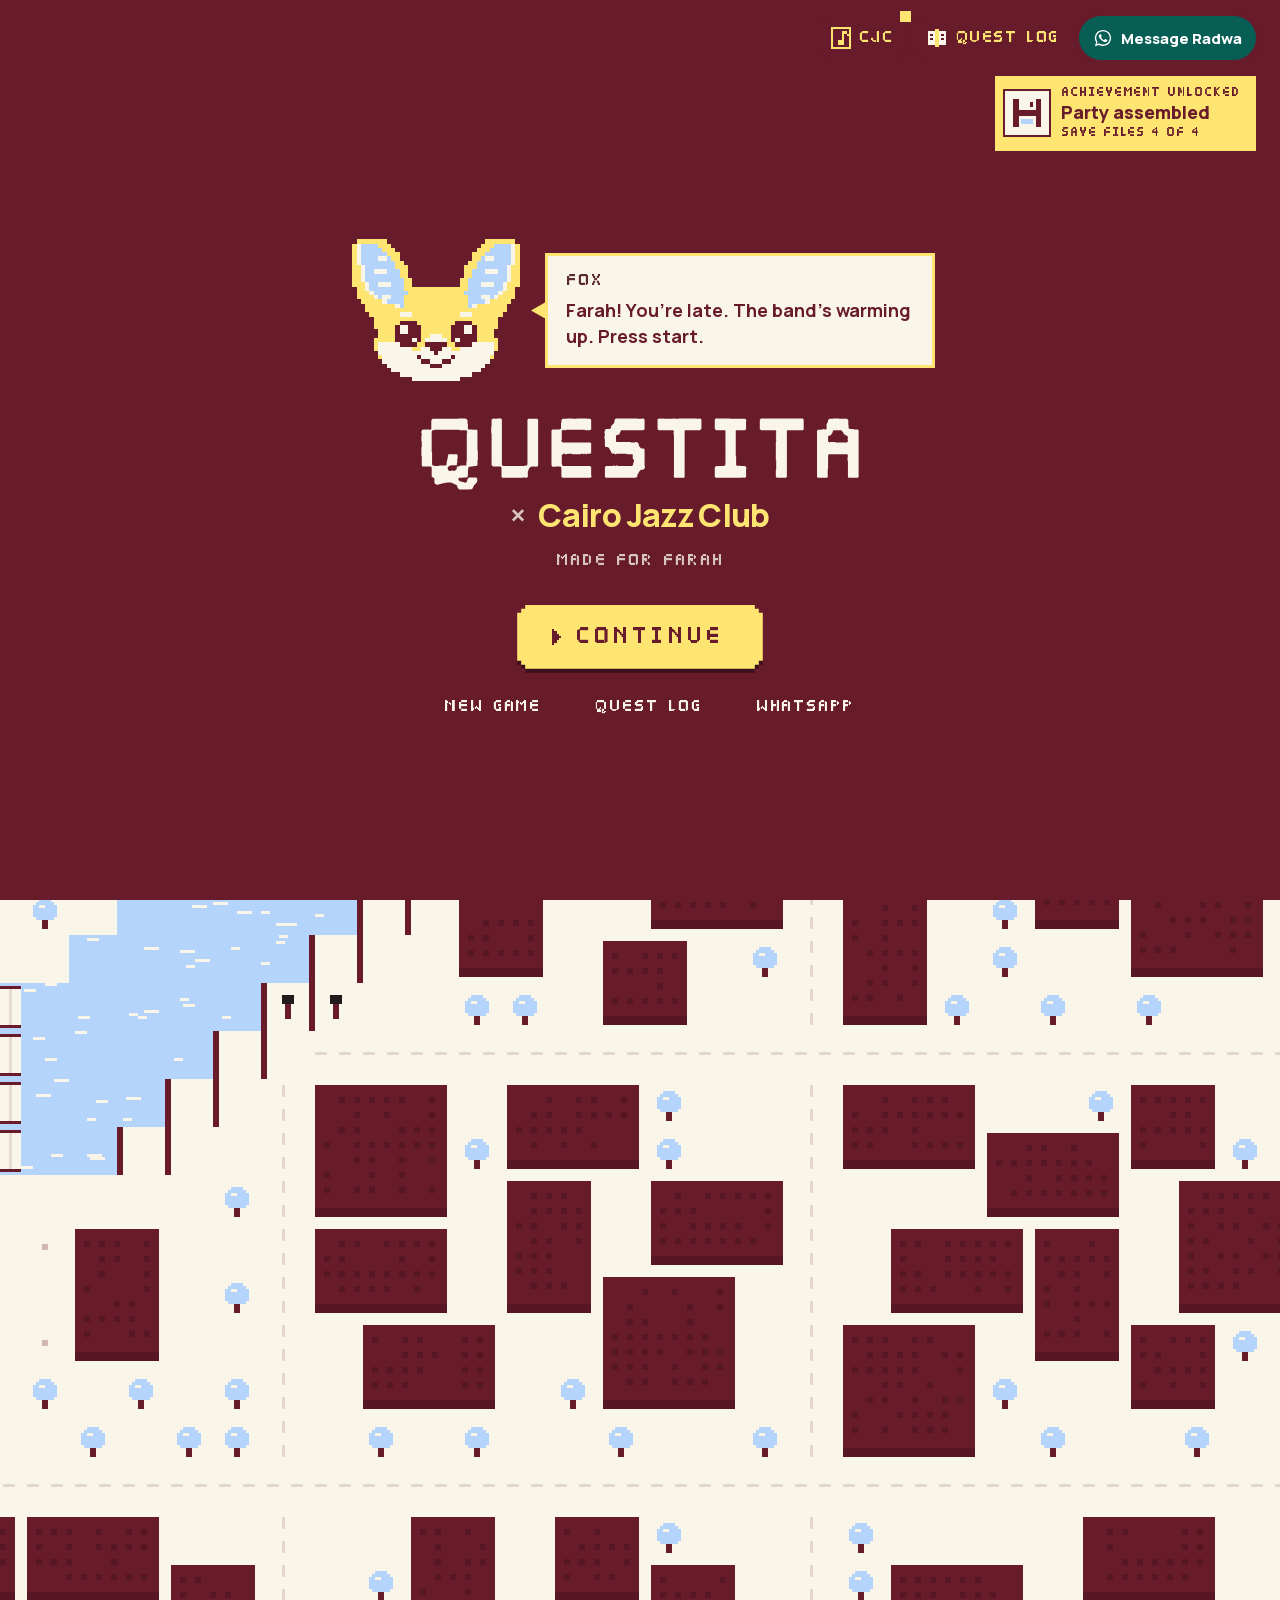
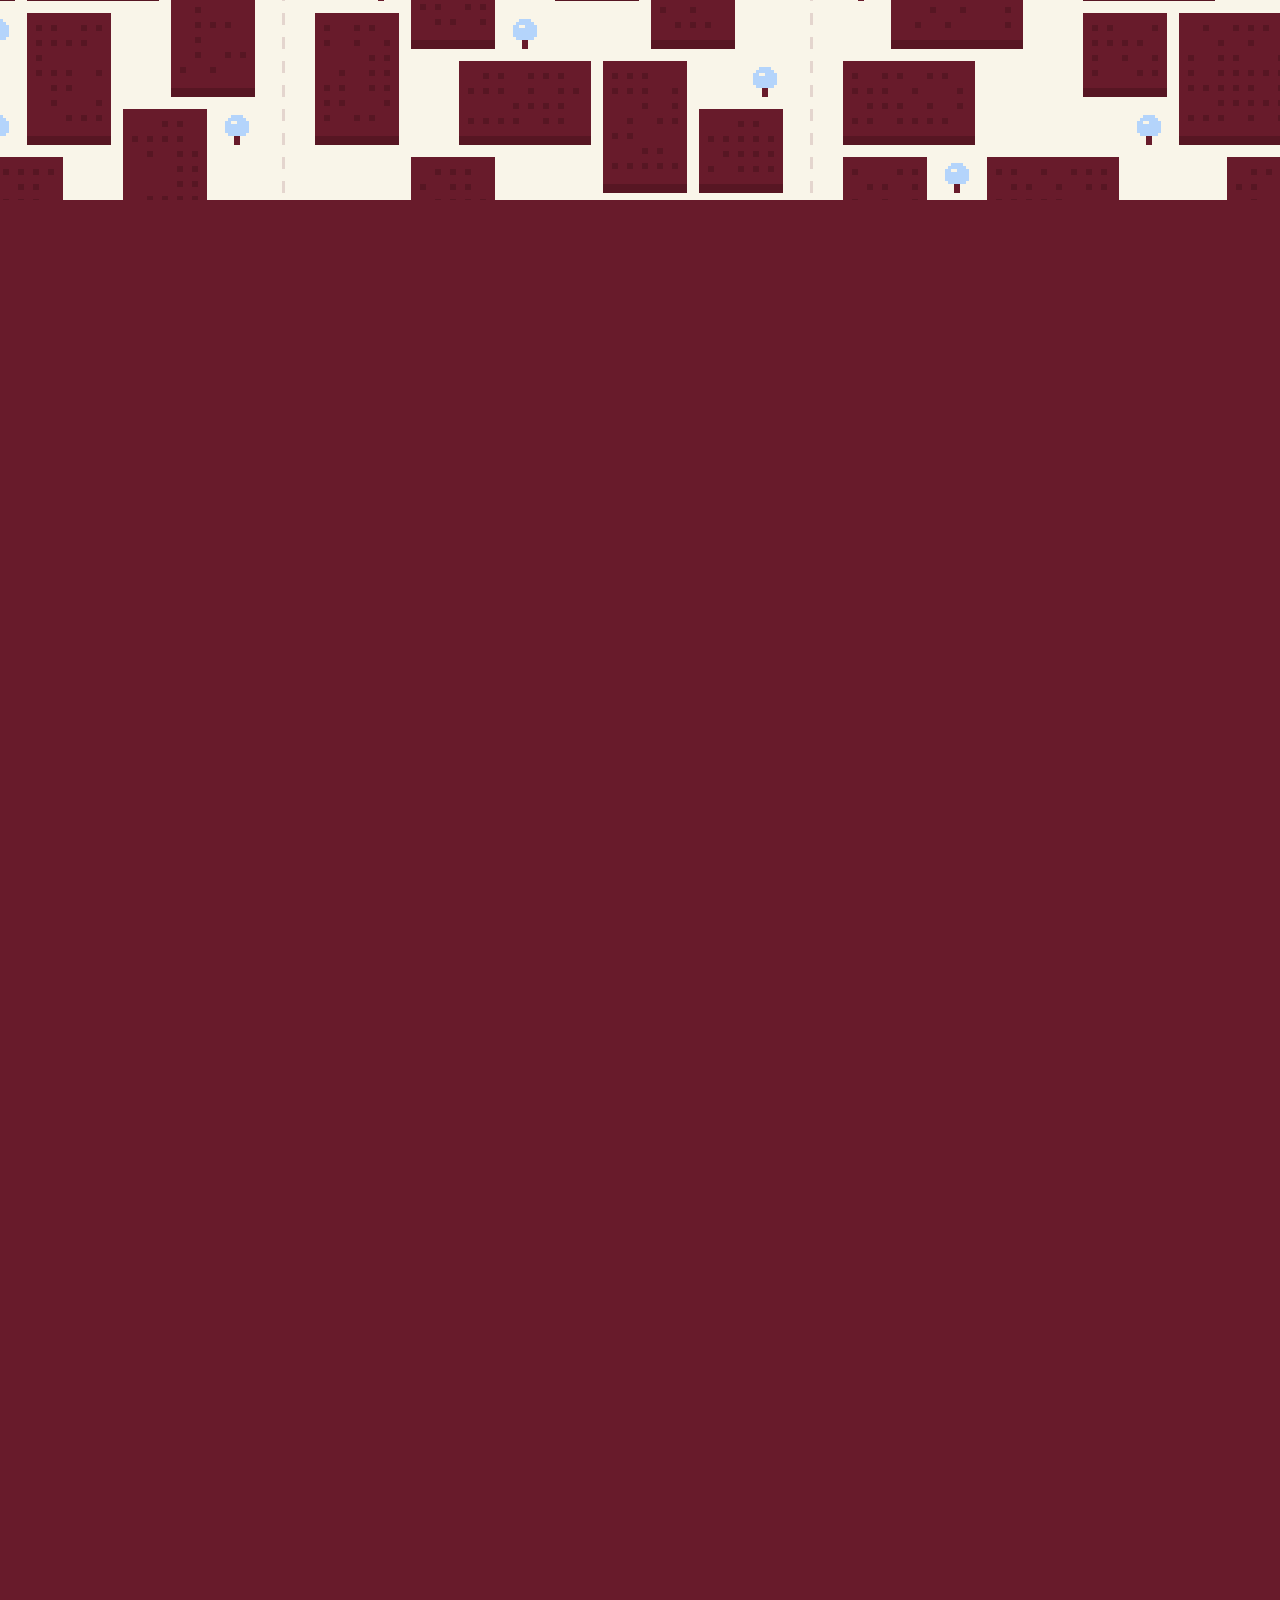
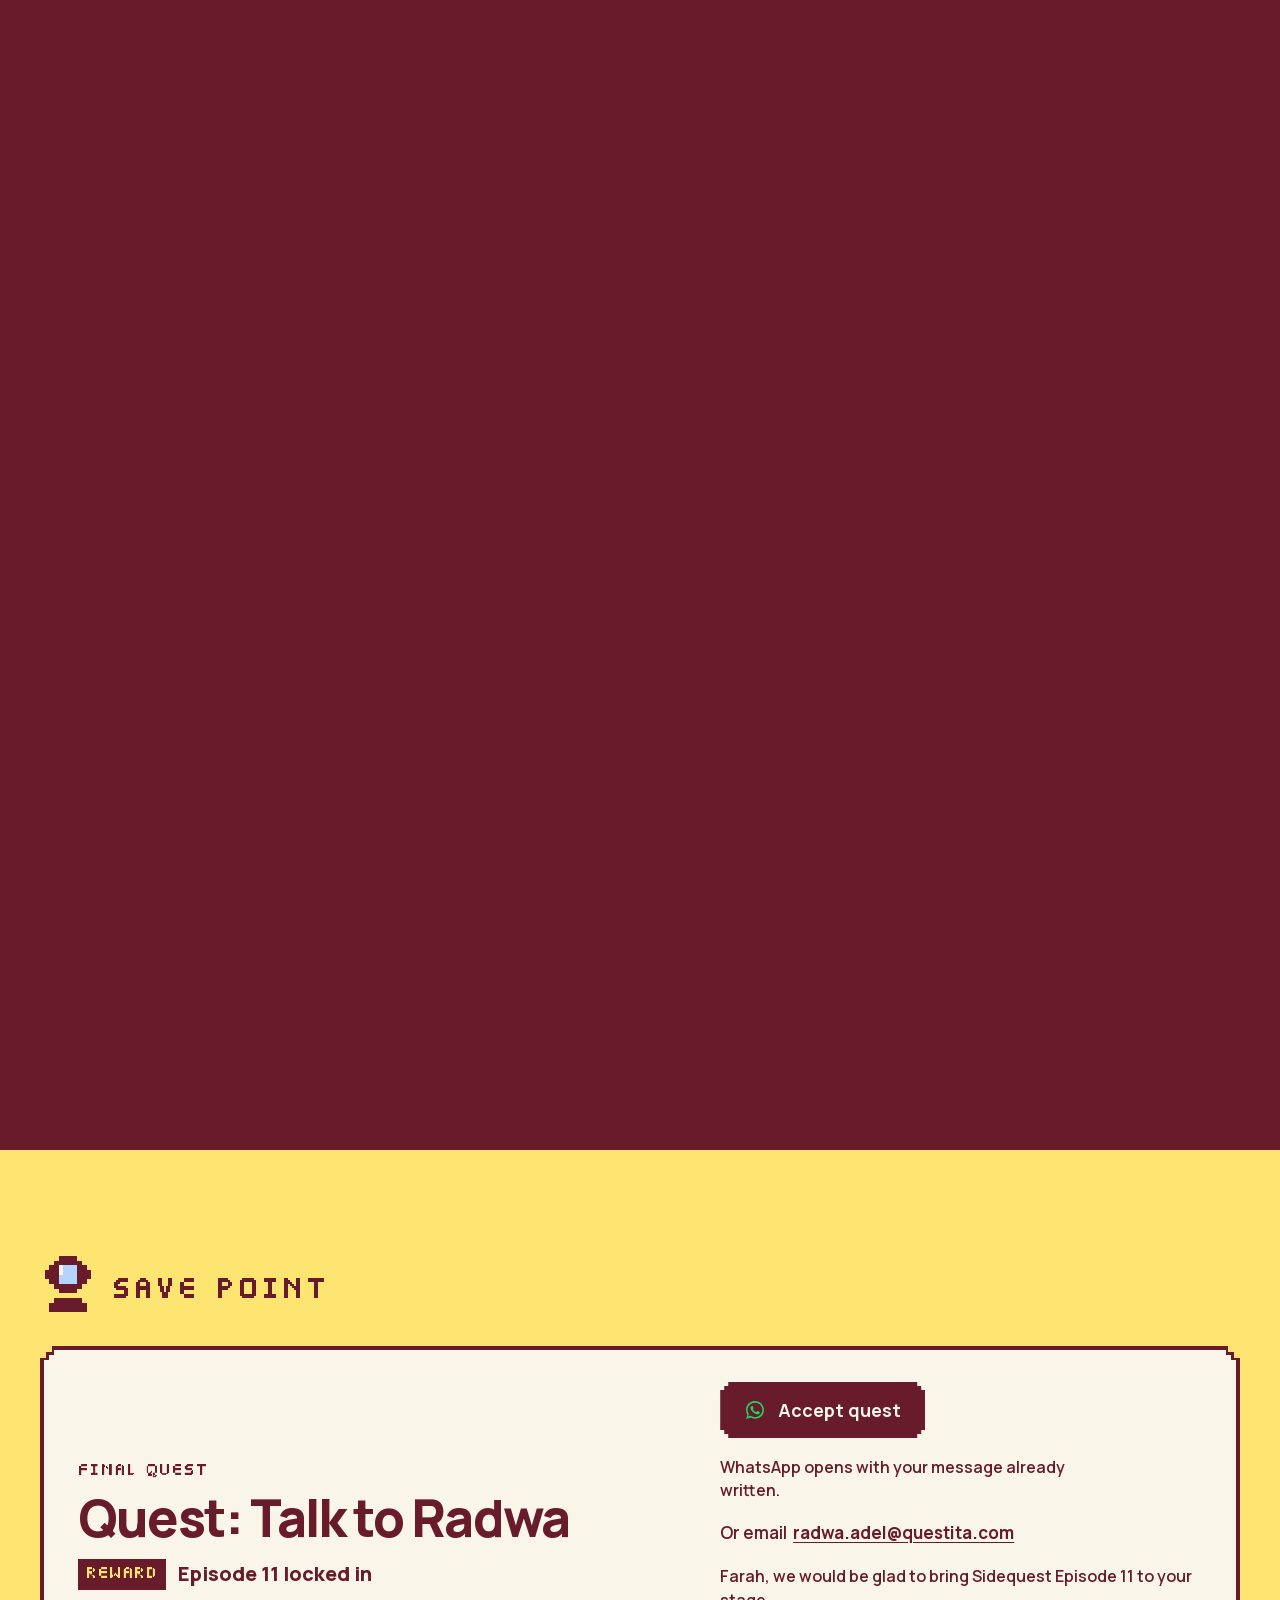
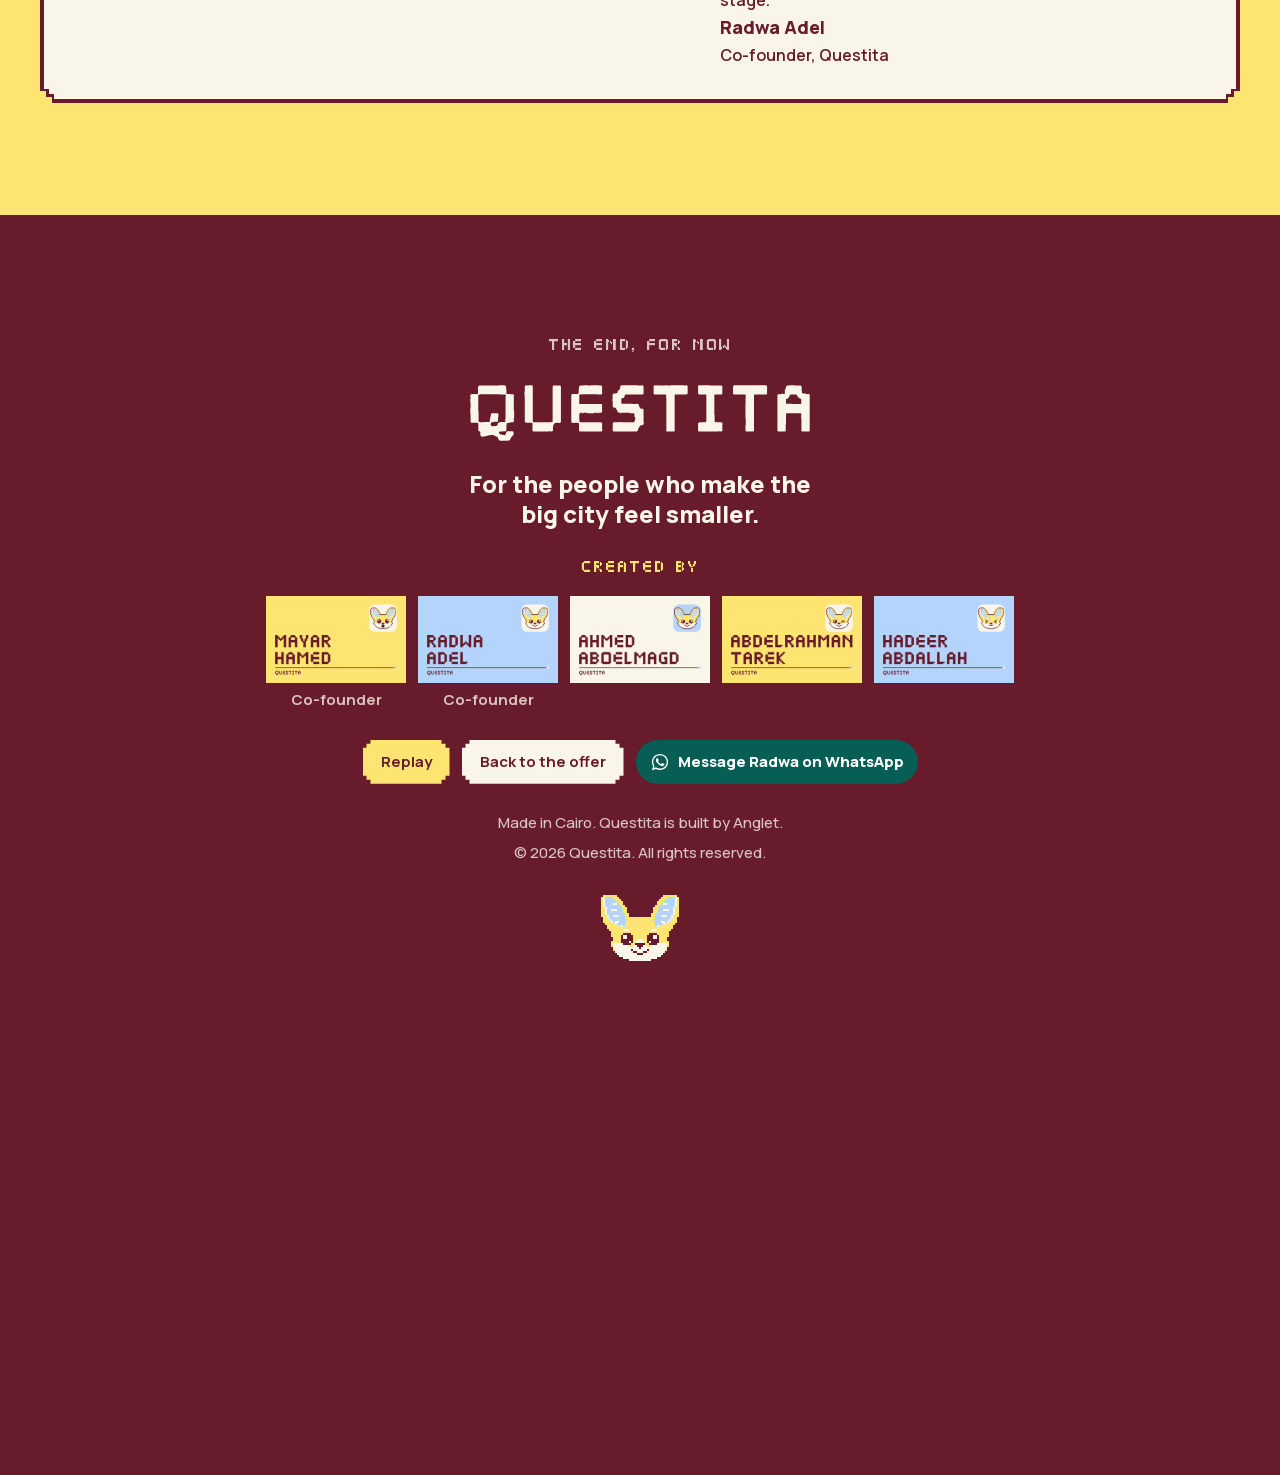
<file: cairo-jazz-quest-c/index.html>
<!DOCTYPE html><html lang="en" class="manrope_8872c2a9-module__LE2TAW__variable pixel_f422333e-module__svXGYq__variable"><head><meta charSet="utf-8"/><meta name="viewport" content="width=device-width, initial-scale=1, viewport-fit=cover"/><link rel="preload" href="/_next/static/media/QuestitaPixelExtended-s.p.1l_4lceh2gwua.woff" as="font" crossorigin="" type="font/woff"/><link rel="preload" href="/_next/static/media/a343f882a40d2cc9-s.p.1sj6eobyi31rd.woff2" as="font" crossorigin="" type="font/woff2"/><link rel="preload" as="image" href="/fox/Questita_wordmark_coconutmilk.svg"/><link rel="stylesheet" href="/_next/static/chunks/1z2zkh447yaiy.css" data-precedence="next"/><link rel="stylesheet" href="/_next/static/chunks/3a187uwo_up68.css" data-precedence="next"/><link rel="preload" as="script" fetchPriority="low" href="/_next/static/chunks/1-_0vpsgswkva.js"/><script src="/_next/static/chunks/0hjd_rs7u2m0e.js" async=""></script><script src="/_next/static/chunks/1rj7ns8rte9vc.js" async=""></script><script src="/_next/static/chunks/turbopack-3wejimtpxeyr7.js" async=""></script><script src="/_next/static/chunks/1on7xxn29m-h7.js" async=""></script><script src="/_next/static/chunks/30-070nxgtt6w.js" async=""></script><script src="/_next/static/chunks/1-k0j6_ywgs4f.js" async=""></script><script src="/cairo-jazz-quest-c/cj-page.js" async=""></script><meta name="theme-color" content="#681B2B"/><title>Questita x Cairo Jazz: made for Farah</title><meta name="description" content="A private partnership proposal from Questita and Anglet, made for Farah at Cairo Jazz Club."/><meta name="robots" content="noindex, nofollow"/><meta property="og:title" content="Questita x Cairo Jazz: made for Farah"/><meta property="og:description" content="A private partnership proposal for Cairo Jazz."/><meta property="og:site_name" content="Questita"/><meta property="og:type" content="website"/><meta name="twitter:card" content="summary"/><meta name="twitter:title" content="Questita x Cairo Jazz: made for Farah"/><meta name="twitter:description" content="A private partnership proposal for Cairo Jazz."/><link rel="icon" href="/fox/Questita_app_icon.svg"/><meta name="next-size-adjust" content=""/><script>(function(){try{var d=document.documentElement,b="",p=location.pathname;if(b&&p.indexOf(b)===0)p=p.slice(b.length);if(p===''||p==='/'||p==='/index.html')return;if(matchMedia('(prefers-reduced-motion: reduce)').matches)return;d.classList.add('intro');if(p.indexOf('/poster')===0){var seen=null;try{seen=sessionStorage.getItem('questita:preloaded')}catch(e){}if(!seen)d.setAttribute('data-preload','')}setTimeout(function(){d.classList.remove('intro')},6000)}catch(e){}})();</script><script src="/_next/static/chunks/0cz1d0mv5g_q7.js" noModule=""></script><link rel="stylesheet" href="/cairo-jazz-quest-c/cj.css"/></head><body><div hidden=""><!--$--><!--/$--></div><div class="quest2 overflow-x-clip bg-merlot"><a href="#plain-stops" class="skip-link">Skip the game</a><div class="q2-hud"><div class="pointer-events-none fixed inset-x-0 top-0 z-50 flex items-start justify-between gap-3 px-3 pt-3 sm:px-6 sm:pt-4"><a href="#title" class="q2-panel px-bg pointer-events-auto flex shrink-0 items-center jq-hud-brand" aria-label="Questita x Cairo Jazz Club, back to the title screen"><img alt="" width="1148" height="189" class="h-[14px] w-auto min-[360px]:h-[16px] sm:h-[18px]" src="/fox/Questita_wordmark_coconutmilk.svg"><span class="jq-hud-x" aria-hidden="true">× Cairo Jazz Club</span></a><div class="pointer-events-auto flex items-center gap-1.5 min-[360px]:gap-2"><button type="button" class="q2-panel px-bg jq-cjc-btn " aria-haspopup="dialog" aria-expanded="false" aria-label="Cairo Jazz Club character sheet"><svg viewBox="0 0 9 10" class="jq-cjc-svg" shape-rendering="crispEdges" aria-hidden="true" focusable="false"><rect x="0" y="0" width="9" height="10" fill="#FEE571"></rect><rect x="1" y="1" width="7" height="8" fill="#681B2B"></rect><rect x="5" y="2" width="1" height="5" fill="#FEE571"></rect><rect x="6" y="2" width="1" height="1" fill="#FEE571"></rect><rect x="7" y="3" width="1" height="1" fill="#FEE571"></rect><rect x="3" y="6" width="3" height="2" fill="#FEE571"></rect></svg><span class="jq-cjc-k font-px" aria-hidden="true">CJC</span><span class="jq-cjc-dot" aria-hidden="true"></span></button><button type="button" class="q2-panel px-bg jq-log-btn" aria-haspopup="dialog" aria-expanded="false" aria-label="Quest log"><span class="jq-ico jq-log-ico" aria-hidden="true"><svg viewBox="0 0 12 12" class="h-full w-full" shape-rendering="crispEdges" aria-hidden="true" focusable="false"><rect x="1" y="2" width="4" height="8" fill="#F9F5E9"></rect><rect x="7" y="2" width="4" height="8" fill="#F9F5E9"></rect><rect x="5" y="1" width="2" height="10" fill="#FEE571"></rect><rect x="2" y="4" width="2" height="1" fill="#681B2B"></rect><rect x="2" y="6" width="2" height="1" fill="#681B2B"></rect><rect x="8" y="4" width="2" height="1" fill="#681B2B"></rect><rect x="8" y="6" width="2" height="1" fill="#681B2B"></rect></svg></span><span class="jq-log-long font-px" aria-hidden="true">Quest log</span><span class="jq-log-short font-px" aria-hidden="true">Log</span></button><a href="https://wa.me/201158263387?text=Hi%20Radwa%2C%20it%E2%80%99s%20Farah%20from%20Cairo%20Jazz%20Club.%20I%20played%20the%20Episode%2011%20quest%20and%20I%E2%80%99d%20like%20to%20talk%20about%20it." target="_blank" rel="noopener noreferrer" class="jq-wa-pill" aria-label="Message Radwa on WhatsApp (opens WhatsApp)"><svg viewBox="0 0 32 32" class="jq-wa-ico" aria-hidden="true" focusable="false"><path fill="currentColor" d="M16 3C8.8 3 3 8.7 3 15.8c0 2.5.7 4.9 2 7L3 29l6.4-2c2 1.1 4.3 1.7 6.6 1.7 7.2 0 13-5.7 13-12.8S23.2 3 16 3zm0 23.4c-2.1 0-4.1-.6-5.9-1.7l-.4-.3-3.8 1.2 1.2-3.7-.3-.4a10.4 10.4 0 0 1-1.6-5.6C5.2 10 10 5.3 16 5.3s10.8 4.7 10.8 10.5S22 26.4 16 26.4zm5.9-7.8c-.3-.2-1.9-1-2.2-1-.3-.1-.5-.2-.7.2l-1 1.2c-.2.2-.4.2-.7.1-.3-.2-1.4-.5-2.6-1.6-1-.9-1.6-1.9-1.8-2.2-.2-.3 0-.5.1-.7l.5-.6.3-.5v-.6l-1-2.4c-.3-.6-.5-.5-.7-.5h-.6c-.2 0-.6.1-.9.4-.3.3-1.2 1.1-1.2 2.7s1.2 3.2 1.4 3.4c.2.2 2.4 3.6 5.8 5 .8.3 1.4.5 1.9.7.8.2 1.5.2 2.1.1.6-.1 1.9-.8 2.2-1.5.3-.7.3-1.3.2-1.5-.1-.1-.3-.2-.6-.3z"></path></svg><span class="jq-wa-long" aria-hidden="true">Message Radwa</span><span class="jq-wa-short" aria-hidden="true">WhatsApp</span></a></div></div><div class="q2-xp  " role="group" aria-label="Experience: 0 of 10 stops. Bag: 0 of 7 items. Fast travel." inert=""><span class="font-px jq-xp-k text-coconut" aria-hidden="true">XP</span><span class="flex items-center"><button type="button" class="q2-cellbtn  " aria-label="Why it matters" aria-disabled="false"><span class="q2-xp-cell "></span></button><button type="button" class="q2-cellbtn is-locked " aria-label="Treasure chest, locked" aria-disabled="true"><span class="q2-xp-cell "></span></button><span class="jq-xp-route"><span class="jq-xp-route-k" aria-hidden="true">Save files</span><span class="flex"><button type="button" class="q2-cellbtn is-locked " aria-label="Save file 1: The series, locked" aria-disabled="true"><span class="q2-xp-cell "></span></button><button type="button" class="q2-cellbtn is-locked " aria-label="Save file 2: The party, locked" aria-disabled="true"><span class="q2-xp-cell "></span></button><button type="button" class="q2-cellbtn is-locked " aria-label="Save file 3: The guest star, locked" aria-disabled="true"><span class="q2-xp-cell "></span></button><button type="button" class="q2-cellbtn is-locked " aria-label="Save file 4: Slot 11, locked" aria-disabled="true"><span class="q2-xp-cell "></span></button></span></span><button type="button" class="q2-cellbtn is-locked " aria-label="Fair trade, locked" aria-disabled="true"><span class="q2-xp-cell "></span></button><button type="button" class="q2-cellbtn is-locked " aria-label="Locked chest, locked" aria-disabled="true"><span class="q2-xp-cell "></span></button><button type="button" class="q2-cellbtn is-locked " aria-label="Meet Radwa, locked" aria-disabled="true"><span class="q2-xp-cell "></span></button><button type="button" class="q2-cellbtn is-locked " aria-label="Accept quest, locked" aria-disabled="true"><span class="q2-xp-cell "></span></button></span><span class="jq-bagc font-px " aria-hidden="true"><span class="jq-bagc-k">Bag</span> 0/7</span></div><p class="jq-xp-count font-px " aria-hidden="true"><span class="jq-xp-count-k">XP</span> 0/10<span class="jq-xp-count-k jq-bagc-k">Bag</span> 0/7</p><div class="q2-controls" role="group" aria-label="Game controls"><button type="button" class="q2-ctl q2-panel px-bg" aria-label="Back: previous stop" aria-disabled="true"><span class="q2-ctl-tri is-back" aria-hidden="true"></span><span class="q2-ctl-label">Back</span></button><button type="button" class="q2-ctl q2-panel px-bg q2-ctl-auto " aria-pressed="false" aria-disabled="false" aria-label="Auto play"><span class="q2-ctl-led" aria-hidden="true"></span><span aria-hidden="true">Auto</span></button><button type="button" class="q2-ctl q2-panel px-bg is-primary" aria-label="Next stop" aria-disabled="false"><span class="q2-ctl-label">Next</span><span class="q2-ctl-tri" aria-hidden="true"></span></button><p class="sr-only" role="status" aria-live="polite"></p></div></div><main id="main" tabindex="-1" class="outline-none"><section id="title" aria-labelledby="q2-title" class="q2-title jq-title on-dark relative flex min-h-[100dvh] flex-col items-center justify-center bg-merlot px-4 pb-16 pt-28 text-center text-coconut"><div class="jq-title-a"><div class="jq-title-hook"><div class="q2-title-fox w-[164px] sm:w-[246px]"><div class="relative " role="img" aria-label="The Questita fox" data-frame="happy"><div style="transform-origin: 50% 80%;"><svg viewBox="0 0 41 35" width="100%" shape-rendering="crispEdges" class="h-auto w-full overflow-visible" focusable="false"><path d="M0 2h1v10h-1zM1 1h1v1h-1zM1 12h1v3h-1zM2 15h1v1h-1zM2 0h7v1h-7zM3 16h1v2h-1zM4 18h1v1h-1zM5 19h1v3h-1zM5 24h1v3h-1zM6 22h1v2h-1zM6 27h1v2h-1zM7 29h1v1h-1zM8 30h1v1h-1zM9 1h1v1h-1zM9 31h1v1h-1zM10 2h1v1h-1zM10 32h2v1h-2zM11 3h1v1h-1zM11 21h1v2h-1zM11 24h4v1h-4zM11 23h6v1h-6zM12 4h1v2h-1zM12 33h3v1h-3zM12 20h4v1h-4zM12 25h4v1h-4zM13 6h1v1h-1zM14 7h1v3h-1zM14 21h3v2h-3zM15 10h1v1h-1zM15 11h11v1h-11zM15 34h11v1h-11zM16 24h1v1h-1zM16 28h1v1h-1zM17 29h2v1h-2zM18 25h5v1h-5zM19 26h3v1h-3zM19 30h3v1h-3zM20 27h1v1h-1zM22 29h2v1h-2zM24 24h1v1h-1zM24 28h1v1h-1zM24 21h3v2h-3zM24 23h6v1h-6zM25 10h1v1h-1zM25 20h4v1h-4zM25 25h4v1h-4zM26 7h1v3h-1zM26 33h3v1h-3zM26 24h4v1h-4zM27 6h1v1h-1zM28 4h1v2h-1zM29 3h1v1h-1zM29 21h1v2h-1zM29 32h2v1h-2zM30 2h1v1h-1zM31 1h1v1h-1zM31 31h1v1h-1zM32 30h1v1h-1zM32 0h7v1h-7zM33 29h1v1h-1zM34 22h1v2h-1zM34 27h1v2h-1zM35 19h1v3h-1zM35 24h1v3h-1zM36 18h1v1h-1zM37 16h1v2h-1zM38 15h1v1h-1zM39 1h1v1h-1zM39 12h1v3h-1zM40 2h1v10h-1z" fill="#681B2B"></path><path d="M1 2h1v5h-1zM1 7h2v4h-2zM1 11h3v1h-3zM2 12h2v1h-2zM2 13h3v1h-3zM2 14h4v1h-4zM2 1h7v1h-7zM3 15h5v1h-5zM4 16h7v1h-7zM4 17h33v1h-33zM5 18h7v1h-7zM6 25h1v2h-1zM6 21h5v1h-5zM6 24h5v1h-5zM6 20h6v1h-6zM6 19h29v1h-29zM7 28h1v1h-1zM7 2h3v1h-3zM7 22h4v2h-4zM8 3h3v1h-3zM9 4h3v1h-3zM10 5h2v1h-2zM11 6h2v1h-2zM11 7h3v1h-3zM12 8h2v2h-2zM13 10h2v2h-2zM13 12h15v1h-15zM13 14h15v3h-15zM14 13h13v1h-13zM15 26h2v1h-2zM15 18h11v1h-11zM16 25h2v1h-2zM16 20h9v1h-9zM17 24h1v1h-1zM17 23h2v1h-2zM17 21h7v2h-7zM22 23h2v1h-2zM23 24h1v1h-1zM23 25h2v1h-2zM24 26h2v1h-2zM26 10h2v2h-2zM27 8h2v2h-2zM27 7h3v1h-3zM28 6h2v1h-2zM29 5h2v1h-2zM29 4h3v1h-3zM29 20h6v1h-6zM29 18h7v1h-7zM30 3h3v1h-3zM30 22h4v2h-4zM30 21h5v1h-5zM30 24h5v1h-5zM30 16h7v1h-7zM31 2h3v1h-3zM32 1h7v1h-7zM33 28h1v1h-1zM33 15h5v1h-5zM34 25h1v2h-1zM35 14h4v1h-4zM36 13h3v1h-3zM37 12h2v1h-2zM37 11h3v1h-3zM38 7h2v4h-2zM39 2h1v5h-1z" fill="#FEE571"></path><path d="M3 2h4v1h-4zM3 5h4v1h-4zM3 3h5v1h-5zM3 4h6v1h-6zM3 6h8v1h-8zM4 8h2v1h-2zM4 7h7v1h-7zM4 9h8v1h-8zM4 10h9v1h-9zM5 11h2v1h-2zM5 12h8v1h-8zM6 13h8v1h-8zM7 14h1v1h-1zM9 5h1v1h-1zM9 8h3v1h-3zM9 15h4v1h-4zM10 11h3v1h-3zM10 14h3v1h-3zM12 16h1v1h-1zM27 13h8v1h-8zM28 16h1v1h-1zM28 11h3v1h-3zM28 14h3v1h-3zM28 15h4v1h-4zM28 12h8v1h-8zM28 10h9v1h-9zM29 8h3v1h-3zM29 9h8v1h-8zM30 7h7v1h-7zM30 6h8v1h-8zM31 5h1v1h-1zM32 4h6v1h-6zM33 14h1v1h-1zM33 3h5v1h-5zM34 11h2v1h-2zM34 2h4v1h-4zM34 5h4v1h-4zM35 8h2v1h-2z" fill="#B4D4FB"></path><path d="M2 2h1v5h-1zM3 7h1v4h-1zM4 11h1v2h-1zM5 13h1v1h-1zM6 14h1v1h-1zM6 8h3v1h-3zM7 5h2v1h-2zM7 11h3v1h-3zM7 25h5v1h-5zM7 26h8v1h-8zM7 27h13v1h-13zM8 15h1v1h-1zM8 14h2v1h-2zM8 28h8v1h-8zM8 29h9v1h-9zM9 30h10v1h-10zM10 31h21v1h-21zM11 16h1v1h-1zM12 18h3v1h-3zM12 32h17v1h-17zM15 24h1v1h-1zM15 33h11v1h-11zM17 26h2v1h-2zM17 28h7v1h-7zM18 24h5v1h-5zM19 23h3v1h-3zM19 29h3v1h-3zM21 27h13v1h-13zM22 26h2v1h-2zM22 30h10v1h-10zM24 29h9v1h-9zM25 24h1v1h-1zM25 28h8v1h-8zM26 18h3v1h-3zM26 26h8v1h-8zM29 16h1v1h-1zM29 25h5v1h-5zM31 14h2v1h-2zM31 11h3v1h-3zM32 15h1v1h-1zM32 5h2v1h-2zM32 8h3v1h-3zM34 14h1v1h-1zM35 13h1v1h-1zM36 11h1v2h-1zM37 7h1v4h-1zM38 2h1v5h-1z" fill="#F9F5E9"></path><g><path d="M12 21h2v2h-2zM27 21h2v2h-2z" fill="#F9F5E9"></path></g></svg></div></div></div><p class="jq-bubble"><span class="jq-bubble-k font-px">Fox</span>Farah! You’re late. The band’s warming up. Press start.</p></div><div class="jq-lockup"><img alt="" width="1148" height="189" class="jq-logo-img jq-logo-title" src="/fox/Questita_wordmark_coconutmilk.svg"><h1 id="q2-title" class="jq-lockup-h"><span class="sr-only">Questita </span><span class="jq-lockup-x" aria-hidden="true">×</span><span class="sr-only">x </span><span>Cairo Jazz Club</span></h1></div><p class="jq-made">Made for Farah</p></div><div class="jq-title-b"><ul class="q2-menu jq-title-menu" aria-label="Menu"><li class="relative"><button type="button" class="font-px btn btn-yellow jq-start"><span class="q2-cursor is-on" aria-hidden="true"></span>Start quest</button></li><li class="relative"><button type="button" aria-haspopup="dialog" aria-expanded="false" class="font-px jq-sec"><span class="q2-cursor " aria-hidden="true"></span>Quest log</button></li><li class="relative"><button type="button" class="font-px jq-sec"><span class="q2-cursor " aria-hidden="true"></span>WhatsApp<span class="sr-only"> Radwa (opens WhatsApp)</span></button></li></ul></div></section><section id="map" aria-label="The map of Cairo" class="q2-scene relative bg-merlot"><div class="relative h-[100svh] w-full overflow-clip bg-coconut"><h2 class="sr-only">Play the quest</h2><canvas class="pixelated absolute inset-0" aria-hidden="true"></canvas><div class="pointer-events-none absolute left-0 top-0 will-change-transform"><div class="q2-bigsign   " aria-hidden="true" style="left: 1629.46px; top: 2857.46px;"><div class="q2-bigsign-clip"><div class="q2-bigsign-in"><div class="q2-bigsign-board px-frame px-corners" style="--step: 4px; --frame-w: 4px;"><div class="px-frame-in px-corners grid place-items-center bg-coconut" style="--step: 3px;"><span class="font-px q2-bigsign-num">01</span></div></div><span class="q2-bigsign-post"></span></div></div><span class="q2-bigsign-ground"></span><span class="q2-bigsign-label font-px t-px1">The series</span></div><div class="q2-bigsign   " aria-hidden="true" style="left: 1814.41px; top: 3206.48px;"><div class="q2-bigsign-clip"><div class="q2-bigsign-in"><div class="q2-bigsign-board px-frame px-corners" style="--step: 4px; --frame-w: 4px;"><div class="px-frame-in px-corners grid place-items-center bg-coconut" style="--step: 3px;"><span class="font-px q2-bigsign-num">02</span></div></div><span class="q2-bigsign-post"></span></div></div><span class="q2-bigsign-ground"></span><span class="q2-bigsign-label font-px t-px1">The party</span></div><div class="q2-bigsign   " aria-hidden="true" style="left: 2061.89px; top: 3522.81px;"><div class="q2-bigsign-clip"><div class="q2-bigsign-in"><div class="q2-bigsign-board px-frame px-corners" style="--step: 4px; --frame-w: 4px;"><div class="px-frame-in px-corners grid place-items-center bg-coconut" style="--step: 3px;"><span class="font-px q2-bigsign-num">03</span></div></div><span class="q2-bigsign-post"></span></div></div><span class="q2-bigsign-ground"></span><span class="q2-bigsign-label font-px t-px1">The guest star</span></div><div class="q2-bigsign   " aria-hidden="true" style="left: 2182.2px; top: 3901.47px;"><div class="q2-bigsign-clip"><div class="q2-bigsign-in"><div class="q2-bigsign-board px-frame px-corners" style="--step: 4px; --frame-w: 4px;"><div class="px-frame-in px-corners grid place-items-center bg-coconut" style="--step: 3px;"><span class="font-px q2-bigsign-num">04</span></div></div><span class="q2-bigsign-post"></span></div></div><span class="q2-bigsign-ground"></span><span class="q2-bigsign-label font-px t-px1">Slot 11</span></div><div class="q2-bang " aria-hidden="true" style="left: 3047.16px; top: 536px;"><span>!</span></div><div class="q2-bang " aria-hidden="true" style="left: 2506.82px; top: 4424px;"><span>!</span></div><button type="button" class="q2-marker pointer-events-auto  " tabindex="-1" aria-hidden="true" aria-expanded="false" aria-label="Treasure chest: What Cairo Jazz Club gets" style="left: 1980.35px; top: 1728px;"><span class="jq-chest" aria-hidden="true"><span class="jq-ico " aria-hidden="true"><svg viewBox="0 0 12 12" class="h-full w-full" shape-rendering="crispEdges" aria-hidden="true" focusable="false"><rect x="2" y="2" width="8" height="1" fill="#681B2B"></rect><rect x="1" y="3" width="10" height="8" fill="#681B2B"></rect><rect x="2" y="3" width="8" height="3" fill="#FEE571"></rect><rect x="2" y="7" width="8" height="3" fill="#FEE571"></rect><rect x="1" y="6" width="10" height="1" fill="#681B2B"></rect><rect x="3" y="4" width="6" height="1" fill="#F9F5E9"></rect><rect x="5" y="5" width="2" height="3" fill="#F9F5E9"></rect><rect x="5" y="6" width="2" height="1" fill="#681B2B"></rect></svg></span></span></button><button type="button" class="jq-npc pointer-events-auto  " tabindex="-1" aria-hidden="true" aria-label="Radwa, co-founder of Questita: talk to her" style="left: 1653.01px; top: 5376px;"><span class="jq-npc-spr" aria-hidden="true"><svg viewBox="0 0 12 18" class="jq-radwa " shape-rendering="crispEdges" aria-hidden="true" focusable="false"><rect x="3" y="0" width="6" height="1" fill="#681B2B"></rect><rect x="2" y="1" width="8" height="1" fill="#681B2B"></rect><rect x="1" y="2" width="10" height="1" fill="#681B2B"></rect><rect x="1" y="3" width="2" height="7" fill="#681B2B"></rect><rect x="9" y="3" width="2" height="7" fill="#681B2B"></rect><rect x="3" y="3" width="6" height="5" fill="#F9F5E9"></rect><rect x="3" y="3" width="6" height="1" fill="#681B2B"></rect><rect x="4" y="5" width="1" height="1" fill="#681B2B"></rect><rect x="7" y="5" width="1" height="1" fill="#681B2B"></rect><rect x="5" y="7" width="2" height="1" fill="#681B2B"></rect><rect x="5" y="8" width="2" height="1" fill="#F9F5E9"></rect><rect x="3" y="9" width="6" height="6" fill="#B4D4FB"></rect><rect x="2" y="10" width="1" height="4" fill="#B4D4FB"></rect><rect x="9" y="10" width="1" height="4" fill="#B4D4FB"></rect><rect x="2" y="14" width="1" height="1" fill="#F9F5E9"></rect><rect x="9" y="14" width="1" height="1" fill="#F9F5E9"></rect><rect x="7" y="10" width="1" height="1" fill="#FEE571"></rect><rect x="4" y="15" width="1" height="2" fill="#241B1F"></rect><rect x="7" y="15" width="1" height="2" fill="#241B1F"></rect><rect x="3" y="17" width="2" height="1" fill="#681B2B"></rect><rect x="7" y="17" width="2" height="1" fill="#681B2B"></rect></svg></span><span class="jq-npc-tag font-px" aria-hidden="true">Radwa</span></button><div class="q2-avatar" aria-hidden="true"><div class="q2-avatar-in"><div class="relative " aria-hidden="true" data-frame="happy"><div style="transform-origin: 50% 80%;"><svg viewBox="0 0 41 35" width="100%" shape-rendering="crispEdges" class="h-auto w-full overflow-visible" focusable="false"><path d="M0 2h1v10h-1zM1 1h1v1h-1zM1 12h1v3h-1zM2 15h1v1h-1zM2 0h7v1h-7zM3 16h1v2h-1zM4 18h1v1h-1zM5 19h1v3h-1zM5 24h1v3h-1zM6 22h1v2h-1zM6 27h1v2h-1zM7 29h1v1h-1zM8 30h1v1h-1zM9 1h1v1h-1zM9 31h1v1h-1zM10 2h1v1h-1zM10 32h2v1h-2zM11 3h1v1h-1zM11 21h1v2h-1zM11 24h4v1h-4zM11 23h6v1h-6zM12 4h1v2h-1zM12 33h3v1h-3zM12 20h4v1h-4zM12 25h4v1h-4zM13 6h1v1h-1zM14 7h1v3h-1zM14 21h3v2h-3zM15 10h1v1h-1zM15 11h11v1h-11zM15 34h11v1h-11zM16 24h1v1h-1zM16 28h1v1h-1zM17 29h2v1h-2zM18 25h5v1h-5zM19 26h3v1h-3zM19 30h3v1h-3zM20 27h1v1h-1zM22 29h2v1h-2zM24 24h1v1h-1zM24 28h1v1h-1zM24 21h3v2h-3zM24 23h6v1h-6zM25 10h1v1h-1zM25 20h4v1h-4zM25 25h4v1h-4zM26 7h1v3h-1zM26 33h3v1h-3zM26 24h4v1h-4zM27 6h1v1h-1zM28 4h1v2h-1zM29 3h1v1h-1zM29 21h1v2h-1zM29 32h2v1h-2zM30 2h1v1h-1zM31 1h1v1h-1zM31 31h1v1h-1zM32 30h1v1h-1zM32 0h7v1h-7zM33 29h1v1h-1zM34 22h1v2h-1zM34 27h1v2h-1zM35 19h1v3h-1zM35 24h1v3h-1zM36 18h1v1h-1zM37 16h1v2h-1zM38 15h1v1h-1zM39 1h1v1h-1zM39 12h1v3h-1zM40 2h1v10h-1z" fill="#681B2B"></path><path d="M1 2h1v5h-1zM1 7h2v4h-2zM1 11h3v1h-3zM2 12h2v1h-2zM2 13h3v1h-3zM2 14h4v1h-4zM2 1h7v1h-7zM3 15h5v1h-5zM4 16h7v1h-7zM4 17h33v1h-33zM5 18h7v1h-7zM6 25h1v2h-1zM6 21h5v1h-5zM6 24h5v1h-5zM6 20h6v1h-6zM6 19h29v1h-29zM7 28h1v1h-1zM7 2h3v1h-3zM7 22h4v2h-4zM8 3h3v1h-3zM9 4h3v1h-3zM10 5h2v1h-2zM11 6h2v1h-2zM11 7h3v1h-3zM12 8h2v2h-2zM13 10h2v2h-2zM13 12h15v1h-15zM13 14h15v3h-15zM14 13h13v1h-13zM15 26h2v1h-2zM15 18h11v1h-11zM16 25h2v1h-2zM16 20h9v1h-9zM17 24h1v1h-1zM17 23h2v1h-2zM17 21h7v2h-7zM22 23h2v1h-2zM23 24h1v1h-1zM23 25h2v1h-2zM24 26h2v1h-2zM26 10h2v2h-2zM27 8h2v2h-2zM27 7h3v1h-3zM28 6h2v1h-2zM29 5h2v1h-2zM29 4h3v1h-3zM29 20h6v1h-6zM29 18h7v1h-7zM30 3h3v1h-3zM30 22h4v2h-4zM30 21h5v1h-5zM30 24h5v1h-5zM30 16h7v1h-7zM31 2h3v1h-3zM32 1h7v1h-7zM33 28h1v1h-1zM33 15h5v1h-5zM34 25h1v2h-1zM35 14h4v1h-4zM36 13h3v1h-3zM37 12h2v1h-2zM37 11h3v1h-3zM38 7h2v4h-2zM39 2h1v5h-1z" fill="#FEE571"></path><path d="M3 2h4v1h-4zM3 5h4v1h-4zM3 3h5v1h-5zM3 4h6v1h-6zM3 6h8v1h-8zM4 8h2v1h-2zM4 7h7v1h-7zM4 9h8v1h-8zM4 10h9v1h-9zM5 11h2v1h-2zM5 12h8v1h-8zM6 13h8v1h-8zM7 14h1v1h-1zM9 5h1v1h-1zM9 8h3v1h-3zM9 15h4v1h-4zM10 11h3v1h-3zM10 14h3v1h-3zM12 16h1v1h-1zM27 13h8v1h-8zM28 16h1v1h-1zM28 11h3v1h-3zM28 14h3v1h-3zM28 15h4v1h-4zM28 12h8v1h-8zM28 10h9v1h-9zM29 8h3v1h-3zM29 9h8v1h-8zM30 7h7v1h-7zM30 6h8v1h-8zM31 5h1v1h-1zM32 4h6v1h-6zM33 14h1v1h-1zM33 3h5v1h-5zM34 11h2v1h-2zM34 2h4v1h-4zM34 5h4v1h-4zM35 8h2v1h-2z" fill="#B4D4FB"></path><path d="M2 2h1v5h-1zM3 7h1v4h-1zM4 11h1v2h-1zM5 13h1v1h-1zM6 14h1v1h-1zM6 8h3v1h-3zM7 5h2v1h-2zM7 11h3v1h-3zM7 25h5v1h-5zM7 26h8v1h-8zM7 27h13v1h-13zM8 15h1v1h-1zM8 14h2v1h-2zM8 28h8v1h-8zM8 29h9v1h-9zM9 30h10v1h-10zM10 31h21v1h-21zM11 16h1v1h-1zM12 18h3v1h-3zM12 32h17v1h-17zM15 24h1v1h-1zM15 33h11v1h-11zM17 26h2v1h-2zM17 28h7v1h-7zM18 24h5v1h-5zM19 23h3v1h-3zM19 29h3v1h-3zM21 27h13v1h-13zM22 26h2v1h-2zM22 30h10v1h-10zM24 29h9v1h-9zM25 24h1v1h-1zM25 28h8v1h-8zM26 18h3v1h-3zM26 26h8v1h-8zM29 16h1v1h-1zM29 25h5v1h-5zM31 14h2v1h-2zM31 11h3v1h-3zM32 15h1v1h-1zM32 5h2v1h-2zM32 8h3v1h-3zM34 14h1v1h-1zM35 13h1v1h-1zM36 11h1v2h-1zM37 7h1v4h-1zM38 2h1v5h-1z" fill="#F9F5E9"></path><g><path d="M12 21h2v2h-2zM27 21h2v2h-2z" fill="#F9F5E9"></path></g></svg></div></div></div></div></div><div class="pointer-events-none absolute inset-0 z-20" aria-hidden="true"></div><div class="q2-vig-wrap "><div class="q2-vig " inert=""><div class="q2-vignette px-frame px-corners" style="--step: 6px;"><div class="px-frame-in px-corners q2-vignette-in jq-sign-in jq-file  bg-coconut" style="--step: 5px;"><div class="q2-vignette-copy"><p class="jq-file-head font-px"><span>Save file 01</span><span class="jq-file-st">Saved</span></p><h3 class="q2-vignette-title"><span class="q2-yshadow">01</span> The series</h3><div class="jq-file-row"><span class="jq-ico jq-file-ico" aria-hidden="true"><svg viewBox="0 0 12 12" class="h-full w-full" shape-rendering="crispEdges" aria-hidden="true" focusable="false"><rect x="1" y="2" width="10" height="2" fill="#681B2B"></rect><rect x="3" y="2" width="1" height="2" fill="#FEE571"></rect><rect x="6" y="2" width="1" height="2" fill="#FEE571"></rect><rect x="9" y="2" width="1" height="2" fill="#FEE571"></rect><rect x="1" y="5" width="10" height="6" fill="#681B2B"></rect><rect x="2" y="6" width="8" height="4" fill="#F9F5E9"></rect><rect x="4" y="7" width="1" height="2" fill="#681B2B"></rect><rect x="7" y="7" width="1" height="2" fill="#681B2B"></rect></svg></span><div><p class="jq-card-d">Sidequest is our web series about Cairo nights out. Episode 11 is The Night Out.</p><p class="jq-tag-ep font-px jq-px16">Episode 11: The Night Out</p></div></div></div></div></div><span class="q2-next font-px t-px1" aria-hidden="true">Next <span class="q2-next-caret"></span></span></div><div class="q2-vig " inert=""><div class="q2-vignette px-frame px-corners" style="--step: 6px;"><div class="px-frame-in px-corners q2-vignette-in jq-sign-in jq-file  bg-coconut" style="--step: 5px;"><div class="q2-vignette-copy"><p class="jq-file-head font-px"><span>Save file 02</span><span class="jq-file-st">Saved</span></p><h3 class="q2-vignette-title"><span class="q2-yshadow">02</span> The party</h3><p class="jq-card-d">The Questita team, making Episode 11.</p><ul class="jq-party"><li><img alt="Mayar Hamed, Co-founder" width="1600" height="1000" loading="lazy" decoding="async" class="jq-plate-sm" src="/nameplates-official/Questita-Mayar-Hamed-yellow.png"></li><li><img alt="Radwa Adel, Co-founder" width="1600" height="1000" loading="lazy" decoding="async" class="jq-plate-sm" src="/nameplates-official/Questita-Radwa-Adel-blue.png"></li><li><img alt="Ahmed AboElMagd" width="1600" height="1000" loading="lazy" decoding="async" class="jq-plate-sm" src="/nameplates-official/Questita-Ahmed-AboElMagd-coconutmilk.png"></li><li><img alt="Abdelrahman Tarek" width="1600" height="1000" loading="lazy" decoding="async" class="jq-plate-sm" src="/nameplates-official/Questita-Abdelrahman-Tarek-yellow.png"></li><li><img alt="Hadeer Abdallah" width="1600" height="1000" loading="lazy" decoding="async" class="jq-plate-sm" src="/nameplates-official/Questita-Hadeer-Abdallah-blue.png"></li></ul></div></div></div><span class="q2-next font-px t-px1" aria-hidden="true">Next <span class="q2-next-caret"></span></span></div><div class="q2-vig " inert=""><div class="q2-vignette px-frame px-corners" style="--step: 6px;"><div class="px-frame-in px-corners q2-vignette-in jq-sign-in jq-file  bg-coconut" style="--step: 5px;"><div class="q2-vignette-copy"><p class="jq-file-head font-px"><span>Save file 03</span><span class="jq-file-st">Saved</span></p><h3 class="q2-vignette-title"><span class="q2-yshadow">03</span> The guest star</h3><div class="jq-file-row"><span class="jq-ico jq-file-ico" aria-hidden="true"><svg viewBox="0 0 12 12" class="h-full w-full" shape-rendering="crispEdges" aria-hidden="true" focusable="false"><rect x="8" y="1" width="1" height="8" fill="#681B2B"></rect><rect x="9" y="1" width="2" height="1" fill="#681B2B"></rect><rect x="10" y="2" width="1" height="2" fill="#681B2B"></rect><rect x="5" y="7" width="4" height="3" fill="#681B2B"></rect><rect x="4" y="8" width="1" height="1" fill="#681B2B"></rect><rect x="6" y="8" width="1" height="1" fill="#FEE571"></rect></svg></span><div><p class="jq-card-d">A band or musician plays a live set inside the episode.</p></div></div></div></div></div><span class="q2-next font-px t-px1" aria-hidden="true">Next <span class="q2-next-caret"></span></span></div><div class="q2-vig " inert=""><div class="q2-vignette px-frame px-corners" style="--step: 6px;"><div class="px-frame-in px-corners q2-vignette-in jq-sign-in jq-file is-empty bg-coconut" style="--step: 5px;"><div class="q2-vignette-copy"><p class="jq-file-head font-px"><span>Save file 04</span><span class="jq-file-st">Empty</span></p><h3 class="q2-vignette-title"><span class="q2-yshadow">04</span> Slot 11</h3><div class="jq-empty"><span class="jq-empty-plus font-px" aria-hidden="true">+</span><p>Empty, saved for you.</p></div></div></div></div><span class="q2-next font-px t-px1" aria-hidden="true">Next <span class="q2-next-caret"></span></span></div></div><div class="q2-popup-wrap jq-loot-wrap "></div><div class="q2-overlay " inert=""><div class="q2-fit"><div class="q2-window px-frame px-corners jq-why" style="--step: 6px;"><div class="px-frame-in px-corners bg-coconut p-5 sm:p-7" style="--step: 5px;"><p class="font-px t-px1 text-body">Stop 1 · Why it matters</p><h2 id="scene-map" class="mt-2 text-[clamp(1.5rem,3vw,2.25rem)] font-extrabold leading-[1.08] tracking-[-0.03em] text-merlot">One more song</h2><div class="jq-why-grid"><div class="jq-why-room"><svg viewBox="0 0 96 54" class="jq-scene " shape-rendering="crispEdges" aria-hidden="true" focusable="false"><rect x="0" y="0" width="96" height="54" fill="#571623"></rect><rect x="16" y="8" width="64" height="6" fill="#681B2B"></rect><rect x="30" y="3" width="4" height="5" fill="#681B2B"></rect><rect x="46" y="3" width="4" height="5" fill="#681B2B"></rect><rect x="60" y="3" width="4" height="5" fill="#681B2B"></rect><rect x="0" y="20" width="96" height="34" fill="#F9F5E9"></rect><rect x="2" y="24" width="9" height="16" fill="#681B2B"></rect><rect x="3" y="25" width="7" height="14" fill="#571623"></rect><rect x="80" y="28" width="13" height="5" fill="#681B2B"></rect><rect x="82" y="32" width="1" height="6" fill="#681B2B"></rect><rect x="90" y="32" width="1" height="6" fill="#681B2B"></rect><rect x="84" y="19" width="3" height="3" fill="#681B2B"></rect><rect x="85" y="20" width="1" height="1" fill="#F9F5E9"></rect><rect x="83" y="22" width="5" height="3" fill="#FEE571"></rect><rect x="84" y="25" width="1" height="3" fill="#681B2B"></rect><rect x="86" y="25" width="1" height="2" fill="#681B2B"></rect><rect x="3" y="43" width="6" height="1" fill="#681B2B"></rect><rect x="9" y="30" width="3" height="3" fill="#681B2B"></rect><rect x="10" y="31" width="1" height="1" fill="#F9F5E9"></rect><rect x="8" y="33" width="5" height="3" fill="#FEE571"></rect><rect x="9" y="36" width="1" height="3" fill="#681B2B"></rect><rect x="11" y="36" width="1" height="2" fill="#681B2B"></rect><rect x="23" y="34" width="3" height="3" fill="#681B2B"></rect><rect x="24" y="35" width="1" height="1" fill="#F9F5E9"></rect><rect x="22" y="37" width="5" height="3" fill="#B4D4FB"></rect><rect x="23" y="40" width="1" height="3" fill="#681B2B"></rect><rect x="25" y="40" width="1" height="2" fill="#681B2B"></rect><rect x="37" y="30" width="3" height="3" fill="#681B2B"></rect><rect x="38" y="31" width="1" height="1" fill="#F9F5E9"></rect><rect x="36" y="33" width="5" height="3" fill="#FEE571"></rect><rect x="37" y="36" width="1" height="3" fill="#681B2B"></rect><rect x="39" y="36" width="1" height="2" fill="#681B2B"></rect></svg><div class="jq-notes" aria-hidden="true"></div><p class="jq-count font-px jq-px16">3 in the room</p></div><div class="jq-why-side"><div class="jq-say"><span class="jq-say-fox" aria-hidden="true"><div class="relative " aria-hidden="true" data-frame="happy"><div style="transform-origin: 50% 80%;"><svg viewBox="0 0 41 35" width="100%" shape-rendering="crispEdges" class="h-auto w-full overflow-visible" focusable="false"><path d="M0 2h1v10h-1zM1 1h1v1h-1zM1 12h1v3h-1zM2 15h1v1h-1zM2 0h7v1h-7zM3 16h1v2h-1zM4 18h1v1h-1zM5 19h1v3h-1zM5 24h1v3h-1zM6 22h1v2h-1zM6 27h1v2h-1zM7 29h1v1h-1zM8 30h1v1h-1zM9 1h1v1h-1zM9 31h1v1h-1zM10 2h1v1h-1zM10 32h2v1h-2zM11 3h1v1h-1zM11 21h1v2h-1zM11 24h4v1h-4zM11 23h6v1h-6zM12 4h1v2h-1zM12 33h3v1h-3zM12 20h4v1h-4zM12 25h4v1h-4zM13 6h1v1h-1zM14 7h1v3h-1zM14 21h3v2h-3zM15 10h1v1h-1zM15 11h11v1h-11zM15 34h11v1h-11zM16 24h1v1h-1zM16 28h1v1h-1zM17 29h2v1h-2zM18 25h5v1h-5zM19 26h3v1h-3zM19 30h3v1h-3zM20 27h1v1h-1zM22 29h2v1h-2zM24 24h1v1h-1zM24 28h1v1h-1zM24 21h3v2h-3zM24 23h6v1h-6zM25 10h1v1h-1zM25 20h4v1h-4zM25 25h4v1h-4zM26 7h1v3h-1zM26 33h3v1h-3zM26 24h4v1h-4zM27 6h1v1h-1zM28 4h1v2h-1zM29 3h1v1h-1zM29 21h1v2h-1zM29 32h2v1h-2zM30 2h1v1h-1zM31 1h1v1h-1zM31 31h1v1h-1zM32 30h1v1h-1zM32 0h7v1h-7zM33 29h1v1h-1zM34 22h1v2h-1zM34 27h1v2h-1zM35 19h1v3h-1zM35 24h1v3h-1zM36 18h1v1h-1zM37 16h1v2h-1zM38 15h1v1h-1zM39 1h1v1h-1zM39 12h1v3h-1zM40 2h1v10h-1z" fill="#681B2B"></path><path d="M1 2h1v5h-1zM1 7h2v4h-2zM1 11h3v1h-3zM2 12h2v1h-2zM2 13h3v1h-3zM2 14h4v1h-4zM2 1h7v1h-7zM3 15h5v1h-5zM4 16h7v1h-7zM4 17h33v1h-33zM5 18h7v1h-7zM6 25h1v2h-1zM6 21h5v1h-5zM6 24h5v1h-5zM6 20h6v1h-6zM6 19h29v1h-29zM7 28h1v1h-1zM7 2h3v1h-3zM7 22h4v2h-4zM8 3h3v1h-3zM9 4h3v1h-3zM10 5h2v1h-2zM11 6h2v1h-2zM11 7h3v1h-3zM12 8h2v2h-2zM13 10h2v2h-2zM13 12h15v1h-15zM13 14h15v3h-15zM14 13h13v1h-13zM15 26h2v1h-2zM15 18h11v1h-11zM16 25h2v1h-2zM16 20h9v1h-9zM17 24h1v1h-1zM17 23h2v1h-2zM17 21h7v2h-7zM22 23h2v1h-2zM23 24h1v1h-1zM23 25h2v1h-2zM24 26h2v1h-2zM26 10h2v2h-2zM27 8h2v2h-2zM27 7h3v1h-3zM28 6h2v1h-2zM29 5h2v1h-2zM29 4h3v1h-3zM29 20h6v1h-6zM29 18h7v1h-7zM30 3h3v1h-3zM30 22h4v2h-4zM30 21h5v1h-5zM30 24h5v1h-5zM30 16h7v1h-7zM31 2h3v1h-3zM32 1h7v1h-7zM33 28h1v1h-1zM33 15h5v1h-5zM34 25h1v2h-1zM35 14h4v1h-4zM36 13h3v1h-3zM37 12h2v1h-2zM37 11h3v1h-3zM38 7h2v4h-2zM39 2h1v5h-1z" fill="#FEE571"></path><path d="M3 2h4v1h-4zM3 5h4v1h-4zM3 3h5v1h-5zM3 4h6v1h-6zM3 6h8v1h-8zM4 8h2v1h-2zM4 7h7v1h-7zM4 9h8v1h-8zM4 10h9v1h-9zM5 11h2v1h-2zM5 12h8v1h-8zM6 13h8v1h-8zM7 14h1v1h-1zM9 5h1v1h-1zM9 8h3v1h-3zM9 15h4v1h-4zM10 11h3v1h-3zM10 14h3v1h-3zM12 16h1v1h-1zM27 13h8v1h-8zM28 16h1v1h-1zM28 11h3v1h-3zM28 14h3v1h-3zM28 15h4v1h-4zM28 12h8v1h-8zM28 10h9v1h-9zM29 8h3v1h-3zM29 9h8v1h-8zM30 7h7v1h-7zM30 6h8v1h-8zM31 5h1v1h-1zM32 4h6v1h-6zM33 14h1v1h-1zM33 3h5v1h-5zM34 11h2v1h-2zM34 2h4v1h-4zM34 5h4v1h-4zM35 8h2v1h-2z" fill="#B4D4FB"></path><path d="M2 2h1v5h-1zM3 7h1v4h-1zM4 11h1v2h-1zM5 13h1v1h-1zM6 14h1v1h-1zM6 8h3v1h-3zM7 5h2v1h-2zM7 11h3v1h-3zM7 25h5v1h-5zM7 26h8v1h-8zM7 27h13v1h-13zM8 15h1v1h-1zM8 14h2v1h-2zM8 28h8v1h-8zM8 29h9v1h-9zM9 30h10v1h-10zM10 31h21v1h-21zM11 16h1v1h-1zM12 18h3v1h-3zM12 32h17v1h-17zM15 24h1v1h-1zM15 33h11v1h-11zM17 26h2v1h-2zM17 28h7v1h-7zM18 24h5v1h-5zM19 23h3v1h-3zM19 29h3v1h-3zM21 27h13v1h-13zM22 26h2v1h-2zM22 30h10v1h-10zM24 29h9v1h-9zM25 24h1v1h-1zM25 28h8v1h-8zM26 18h3v1h-3zM26 26h8v1h-8zM29 16h1v1h-1zM29 25h5v1h-5zM31 14h2v1h-2zM31 11h3v1h-3zM32 15h1v1h-1zM32 5h2v1h-2zM32 8h3v1h-3zM34 14h1v1h-1zM35 13h1v1h-1zM36 11h1v2h-1zM37 7h1v4h-1zM38 2h1v5h-1z" fill="#F9F5E9"></path><g><path d="M12 21h2v2h-2zM27 21h2v2h-2z" fill="#F9F5E9"></path></g></svg></div></div></span><p>We’re casting a venue for Sidequest Episode 11. Every tap is a group that stayed for one more song.</p></div><ul class="jq-meters"><li class="jq-meter "><span class="jq-meter-top"><span class="jq-meter-k">More groups on weeknights</span><span class="jq-meter-st font-px">Empty</span></span><span class="jq-meter-bar" aria-hidden="true"><span class="jq-meter-seg" style="--d: 0ms;"></span><span class="jq-meter-seg" style="--d: 45ms;"></span><span class="jq-meter-seg" style="--d: 90ms;"></span><span class="jq-meter-seg" style="--d: 135ms;"></span><span class="jq-meter-seg" style="--d: 180ms;"></span><span class="jq-meter-seg" style="--d: 225ms;"></span><span class="jq-meter-seg" style="--d: 270ms;"></span><span class="jq-meter-seg" style="--d: 315ms;"></span><span class="jq-meter-seg" style="--d: 360ms;"></span><span class="jq-meter-seg" style="--d: 405ms;"></span></span></li><li class="jq-meter "><span class="jq-meter-top"><span class="jq-meter-k">New faces under 30</span><span class="jq-meter-st font-px">Empty</span></span><span class="jq-meter-bar" aria-hidden="true"><span class="jq-meter-seg" style="--d: 0ms;"></span><span class="jq-meter-seg" style="--d: 45ms;"></span><span class="jq-meter-seg" style="--d: 90ms;"></span><span class="jq-meter-seg" style="--d: 135ms;"></span><span class="jq-meter-seg" style="--d: 180ms;"></span><span class="jq-meter-seg" style="--d: 225ms;"></span><span class="jq-meter-seg" style="--d: 270ms;"></span><span class="jq-meter-seg" style="--d: 315ms;"></span><span class="jq-meter-seg" style="--d: 360ms;"></span><span class="jq-meter-seg" style="--d: 405ms;"></span></span></li><li class="jq-meter "><span class="jq-meter-top"><span class="jq-meter-k">People who come back</span><span class="jq-meter-st font-px">Empty</span></span><span class="jq-meter-bar" aria-hidden="true"><span class="jq-meter-seg" style="--d: 0ms;"></span><span class="jq-meter-seg" style="--d: 45ms;"></span><span class="jq-meter-seg" style="--d: 90ms;"></span><span class="jq-meter-seg" style="--d: 135ms;"></span><span class="jq-meter-seg" style="--d: 180ms;"></span><span class="jq-meter-seg" style="--d: 225ms;"></span><span class="jq-meter-seg" style="--d: 270ms;"></span><span class="jq-meter-seg" style="--d: 315ms;"></span><span class="jq-meter-seg" style="--d: 360ms;"></span><span class="jq-meter-seg" style="--d: 405ms;"></span></span></li></ul><button type="button" aria-disabled="false" class="jq-song font-px">One more song</button><p class="jq-small">Our guesses at what a full room means to you. Tell us yours.</p></div></div><div class="jq-payoff-row "><p class="jq-payoff"></p></div></div></div></div></div><div class="q2-overlay jq-ov-trade " inert=""><div class="q2-fit"><div class="q2-window px-frame px-corners jq-trade-win" style="--step: 6px;"><div class="px-frame-in px-corners bg-coconut p-5 sm:p-7" style="--step: 5px;"><p class="font-px t-px1 text-body">Stop 4 · Fair trade</p><h2 id="trade-map" class="mt-2 text-[clamp(1.5rem,3vw,2.25rem)] font-extrabold leading-[1.08] tracking-[-0.03em] text-merlot">Trade with Questita</h2><div class="jq-trade"><section class="jq-trade-side" aria-label="You receive"><h3 class="jq-trade-h font-px">You receive</h3><ul class="jq-loot is-compact"><li class="jq-loot-row has  r-legendary"><span class="jq-loot-slot"><span class="jq-ico " aria-hidden="true"><svg viewBox="0 0 12 12" class="h-full w-full" shape-rendering="crispEdges" aria-hidden="true" focusable="false"><rect x="5" y="0" width="2" height="2" fill="#681B2B"></rect><rect x="4" y="2" width="4" height="2" fill="#681B2B"></rect><rect x="0" y="4" width="12" height="2" fill="#681B2B"></rect><rect x="2" y="6" width="8" height="2" fill="#681B2B"></rect><rect x="2" y="8" width="3" height="2" fill="#681B2B"></rect><rect x="7" y="8" width="3" height="2" fill="#681B2B"></rect><rect x="1" y="10" width="2" height="1" fill="#681B2B"></rect><rect x="9" y="10" width="2" height="1" fill="#681B2B"></rect><rect x="5" y="4" width="2" height="3" fill="#FEE571"></rect><rect x="3" y="5" width="6" height="1" fill="#FEE571"></rect></svg></span></span><span class="jq-loot-txt"><span class="jq-loot-name">Hero Venue</span></span></li><li class="jq-loot-row has  r-epic"><span class="jq-loot-slot"><span class="jq-ico " aria-hidden="true"><svg viewBox="0 0 12 12" class="h-full w-full" shape-rendering="crispEdges" aria-hidden="true" focusable="false"><rect x="8" y="1" width="1" height="8" fill="#681B2B"></rect><rect x="9" y="1" width="2" height="1" fill="#681B2B"></rect><rect x="10" y="2" width="1" height="2" fill="#681B2B"></rect><rect x="5" y="7" width="4" height="3" fill="#681B2B"></rect><rect x="4" y="8" width="1" height="1" fill="#681B2B"></rect><rect x="6" y="8" width="1" height="1" fill="#FEE571"></rect></svg></span></span><span class="jq-loot-txt"><span class="jq-loot-name">Live Music Set</span></span></li><li class="jq-loot-row has  r-rare"><span class="jq-loot-slot"><span class="jq-ico " aria-hidden="true"><svg viewBox="0 0 12 12" class="h-full w-full" shape-rendering="crispEdges" aria-hidden="true" focusable="false"><rect x="1" y="2" width="10" height="8" fill="#681B2B"></rect><rect x="2" y="4" width="3" height="4" fill="#B4D4FB"></rect><rect x="7" y="4" width="3" height="4" fill="#B4D4FB"></rect><rect x="2" y="3" width="1" height="1" fill="#F9F5E9"></rect><rect x="4" y="3" width="1" height="1" fill="#F9F5E9"></rect><rect x="7" y="3" width="1" height="1" fill="#F9F5E9"></rect><rect x="9" y="3" width="1" height="1" fill="#F9F5E9"></rect><rect x="2" y="8" width="1" height="1" fill="#F9F5E9"></rect><rect x="4" y="8" width="1" height="1" fill="#F9F5E9"></rect><rect x="7" y="8" width="1" height="1" fill="#F9F5E9"></rect><rect x="9" y="8" width="1" height="1" fill="#F9F5E9"></rect></svg></span></span><span class="jq-loot-txt"><span class="jq-loot-name">Cut-downs, 30–40s and 15s</span></span></li><li class="jq-loot-row has  r-rare"><span class="jq-loot-slot"><span class="jq-ico " aria-hidden="true"><svg viewBox="0 0 12 12" class="h-full w-full" shape-rendering="crispEdges" aria-hidden="true" focusable="false"><rect x="3" y="5" width="6" height="3" fill="#F9F5E9"></rect><rect x="3" y="4" width="6" height="1" fill="#681B2B"></rect><rect x="1" y="5" width="2" height="1" fill="#681B2B"></rect><rect x="9" y="5" width="2" height="1" fill="#681B2B"></rect><rect x="0" y="6" width="1" height="1" fill="#681B2B"></rect><rect x="11" y="6" width="1" height="1" fill="#681B2B"></rect><rect x="1" y="7" width="2" height="1" fill="#681B2B"></rect><rect x="9" y="7" width="2" height="1" fill="#681B2B"></rect><rect x="3" y="8" width="6" height="1" fill="#681B2B"></rect><rect x="5" y="5" width="2" height="3" fill="#681B2B"></rect><rect x="5" y="5" width="1" height="1" fill="#FEE571"></rect></svg></span></span><span class="jq-loot-txt"><span class="jq-loot-name">Creative Preview</span></span></li><li class="jq-loot-row has  r-uncommon"><span class="jq-loot-slot"><span class="jq-ico " aria-hidden="true"><svg viewBox="0 0 12 12" class="h-full w-full" shape-rendering="crispEdges" aria-hidden="true" focusable="false"><rect x="4" y="8" width="1" height="4" fill="#B4D4FB"></rect><rect x="7" y="8" width="1" height="4" fill="#B4D4FB"></rect><rect x="3" y="1" width="6" height="7" fill="#FEE571"></rect><rect x="4" y="1" width="4" height="1" fill="#681B2B"></rect><rect x="3" y="2" width="1" height="1" fill="#681B2B"></rect><rect x="8" y="2" width="1" height="1" fill="#681B2B"></rect><rect x="2" y="3" width="1" height="3" fill="#681B2B"></rect><rect x="9" y="3" width="1" height="3" fill="#681B2B"></rect><rect x="3" y="6" width="1" height="1" fill="#681B2B"></rect><rect x="8" y="6" width="1" height="1" fill="#681B2B"></rect><rect x="4" y="7" width="4" height="1" fill="#681B2B"></rect><rect x="5" y="3" width="2" height="3" fill="#681B2B"></rect></svg></span></span><span class="jq-loot-txt"><span class="jq-loot-name">Episode 12 Credit</span></span></li><li class="jq-loot-row has  r-uncommon"><span class="jq-loot-slot"><span class="jq-ico " aria-hidden="true"><svg viewBox="0 0 12 12" class="h-full w-full" shape-rendering="crispEdges" aria-hidden="true" focusable="false"><rect x="1" y="10" width="10" height="1" fill="#681B2B"></rect><rect x="2" y="6" width="2" height="4" fill="#B4D4FB"></rect><rect x="5" y="3" width="2" height="7" fill="#FEE571"></rect><rect x="8" y="5" width="2" height="5" fill="#681B2B"></rect><rect x="5" y="3" width="2" height="1" fill="#681B2B"></rect></svg></span></span><span class="jq-loot-txt"><span class="jq-loot-name">Day-30 Report</span></span></li><li class="jq-loot-row has  r-quest"><span class="jq-loot-slot"><span class="jq-ico " aria-hidden="true"><svg viewBox="0 0 12 12" class="h-full w-full" shape-rendering="crispEdges" aria-hidden="true" focusable="false"><rect x="1" y="2" width="10" height="2" fill="#681B2B"></rect><rect x="3" y="2" width="1" height="2" fill="#FEE571"></rect><rect x="6" y="2" width="1" height="2" fill="#FEE571"></rect><rect x="9" y="2" width="1" height="2" fill="#FEE571"></rect><rect x="1" y="5" width="10" height="6" fill="#681B2B"></rect><rect x="2" y="6" width="8" height="4" fill="#F9F5E9"></rect><rect x="4" y="7" width="1" height="2" fill="#681B2B"></rect><rect x="7" y="7" width="1" height="2" fill="#681B2B"></rect></svg></span></span><span class="jq-loot-txt"><span class="jq-loot-name">Episode 11</span></span></li></ul></section><div class="jq-trade-mid"><p class="font-px jq-coins-k">Coins</p><p class="jq-coins" aria-label="Coins: 0 for 0"><span>0</span><span class="jq-swap" aria-hidden="true">⇄</span><span>0</span></p><p class="jq-free-line">Free on both sides. No fee, no catch.</p></div><section class="jq-trade-side" aria-label="We need from you"><h3 class="jq-trade-h font-px">We need from you</h3><ul class="jq-needs"><li><span class="jq-box"><span class="jq-ico " aria-hidden="true"><svg viewBox="0 0 12 12" class="h-full w-full" shape-rendering="crispEdges" aria-hidden="true" focusable="false"><rect x="2" y="6" width="1" height="1" fill="#681B2B"></rect><rect x="3" y="7" width="1" height="1" fill="#681B2B"></rect><rect x="4" y="8" width="1" height="1" fill="#681B2B"></rect><rect x="5" y="7" width="1" height="1" fill="#681B2B"></rect><rect x="6" y="6" width="1" height="1" fill="#681B2B"></rect><rect x="7" y="5" width="1" height="1" fill="#681B2B"></rect><rect x="8" y="4" width="1" height="1" fill="#681B2B"></rect><rect x="9" y="3" width="1" height="1" fill="#681B2B"></rect><rect x="2" y="5" width="1" height="1" fill="#681B2B"></rect><rect x="3" y="6" width="1" height="1" fill="#681B2B"></rect><rect x="4" y="7" width="1" height="1" fill="#681B2B"></rect><rect x="5" y="6" width="1" height="1" fill="#681B2B"></rect><rect x="6" y="5" width="1" height="1" fill="#681B2B"></rect><rect x="7" y="4" width="1" height="1" fill="#681B2B"></rect><rect x="8" y="3" width="1" height="1" fill="#681B2B"></rect><rect x="9" y="2" width="1" height="1" fill="#681B2B"></rect></svg></span></span><span><strong>One shoot evening</strong><span class="jq-need-d">Date agreed together</span></span></li><li><span class="jq-box"><span class="jq-ico " aria-hidden="true"><svg viewBox="0 0 12 12" class="h-full w-full" shape-rendering="crispEdges" aria-hidden="true" focusable="false"><rect x="2" y="6" width="1" height="1" fill="#681B2B"></rect><rect x="3" y="7" width="1" height="1" fill="#681B2B"></rect><rect x="4" y="8" width="1" height="1" fill="#681B2B"></rect><rect x="5" y="7" width="1" height="1" fill="#681B2B"></rect><rect x="6" y="6" width="1" height="1" fill="#681B2B"></rect><rect x="7" y="5" width="1" height="1" fill="#681B2B"></rect><rect x="8" y="4" width="1" height="1" fill="#681B2B"></rect><rect x="9" y="3" width="1" height="1" fill="#681B2B"></rect><rect x="2" y="5" width="1" height="1" fill="#681B2B"></rect><rect x="3" y="6" width="1" height="1" fill="#681B2B"></rect><rect x="4" y="7" width="1" height="1" fill="#681B2B"></rect><rect x="5" y="6" width="1" height="1" fill="#681B2B"></rect><rect x="6" y="5" width="1" height="1" fill="#681B2B"></rect><rect x="7" y="4" width="1" height="1" fill="#681B2B"></rect><rect x="8" y="3" width="1" height="1" fill="#681B2B"></rect><rect x="9" y="2" width="1" height="1" fill="#681B2B"></rect></svg></span></span><span><strong>Space for the QR flyer</strong></span></li><li><span class="jq-box"><span class="jq-ico " aria-hidden="true"><svg viewBox="0 0 12 12" class="h-full w-full" shape-rendering="crispEdges" aria-hidden="true" focusable="false"><rect x="2" y="6" width="1" height="1" fill="#681B2B"></rect><rect x="3" y="7" width="1" height="1" fill="#681B2B"></rect><rect x="4" y="8" width="1" height="1" fill="#681B2B"></rect><rect x="5" y="7" width="1" height="1" fill="#681B2B"></rect><rect x="6" y="6" width="1" height="1" fill="#681B2B"></rect><rect x="7" y="5" width="1" height="1" fill="#681B2B"></rect><rect x="8" y="4" width="1" height="1" fill="#681B2B"></rect><rect x="9" y="3" width="1" height="1" fill="#681B2B"></rect><rect x="2" y="5" width="1" height="1" fill="#681B2B"></rect><rect x="3" y="6" width="1" height="1" fill="#681B2B"></rect><rect x="4" y="7" width="1" height="1" fill="#681B2B"></rect><rect x="5" y="6" width="1" height="1" fill="#681B2B"></rect><rect x="6" y="5" width="1" height="1" fill="#681B2B"></rect><rect x="7" y="4" width="1" height="1" fill="#681B2B"></rect><rect x="8" y="3" width="1" height="1" fill="#681B2B"></rect><rect x="9" y="2" width="1" height="1" fill="#681B2B"></rect></svg></span></span><span><strong>Permission to use the footage</strong></span></li></ul></section></div><button type="button" class="jq-trade-ok font-px">Fair trade ✓</button></div></div></div></div><div class="q2-overlay " inert=""><div class="q2-fit"><div class="q2-window px-frame px-corners" style="--step: 6px;"><div class="px-frame-in px-corners bg-coconut p-5 sm:p-7" style="--step: 5px;"><div class="jq-locked"><div class="jq-locked-chest" aria-hidden="true"><span class="jq-ico jq-locked-body" aria-hidden="true"><svg viewBox="0 0 12 12" class="h-full w-full" shape-rendering="crispEdges" aria-hidden="true" focusable="false"><rect x="2" y="2" width="8" height="1" fill="#681B2B"></rect><rect x="1" y="3" width="10" height="8" fill="#681B2B"></rect><rect x="2" y="3" width="8" height="3" fill="#FEE571"></rect><rect x="2" y="7" width="8" height="3" fill="#FEE571"></rect><rect x="1" y="6" width="10" height="1" fill="#681B2B"></rect><rect x="3" y="4" width="6" height="1" fill="#F9F5E9"></rect><rect x="5" y="5" width="2" height="3" fill="#F9F5E9"></rect><rect x="5" y="6" width="2" height="1" fill="#681B2B"></rect></svg></span><span class="jq-ico jq-locked-lock" aria-hidden="true"><svg viewBox="0 0 12 12" class="h-full w-full" shape-rendering="crispEdges" aria-hidden="true" focusable="false"><rect x="4" y="1" width="4" height="1" fill="#681B2B"></rect><rect x="3" y="2" width="1" height="3" fill="#681B2B"></rect><rect x="8" y="2" width="1" height="3" fill="#681B2B"></rect><rect x="2" y="5" width="8" height="6" fill="#681B2B"></rect><rect x="3" y="6" width="6" height="4" fill="#FEE571"></rect><rect x="5" y="7" width="2" height="2" fill="#681B2B"></rect></svg></span></div><div class="min-w-0"><p class="font-px jq-px16 text-body">Stop 5 · Locked chest</p><h2 id="unlock-map" class="mt-2 flex items-center gap-3 text-[clamp(1.5rem,3vw,2.25rem)] font-extrabold leading-[1.08] tracking-[-0.03em] text-merlot"><span class="jq-ico jq-h-lock" aria-hidden="true"><svg viewBox="0 0 12 12" class="h-full w-full" shape-rendering="crispEdges" aria-hidden="true" focusable="false"><rect x="4" y="1" width="4" height="1" fill="#681B2B"></rect><rect x="3" y="2" width="1" height="3" fill="#681B2B"></rect><rect x="8" y="2" width="1" height="3" fill="#681B2B"></rect><rect x="2" y="5" width="8" height="6" fill="#681B2B"></rect><rect x="3" y="6" width="6" height="4" fill="#FEE571"></rect><rect x="5" y="7" width="2" height="2" fill="#681B2B"></rect></svg></span>Unlocks January 2027</h2><p class="jq-unlock">The first conversation about in-app partnerships. Cairo Jazz Club is first in line.</p><p class="jq-unlock-k font-px jq-px16">No decision needed now</p></div></div></div></div></div></div><div class="q2-dialog  q2-dialog-map"><div class="q2-dialog-frame px-corners"><div class="q2-dialog-in px-corners flex items-start gap-4 sm:gap-5"><div class="q2-dialog-port w-[62px] shrink-0 sm:w-[82px]"><div class="px-corners bg-blue p-1.5" style="--step: 3px;"><div class="relative " aria-hidden="true" data-frame="happy"><div style="transform-origin: 50% 80%;"><svg viewBox="0 0 41 35" width="100%" shape-rendering="crispEdges" class="h-auto w-full overflow-visible" focusable="false"><path d="M0 2h1v10h-1zM1 1h1v1h-1zM1 12h1v3h-1zM2 15h1v1h-1zM2 0h7v1h-7zM3 16h1v2h-1zM4 18h1v1h-1zM5 19h1v3h-1zM5 24h1v3h-1zM6 22h1v2h-1zM6 27h1v2h-1zM7 29h1v1h-1zM8 30h1v1h-1zM9 1h1v1h-1zM9 31h1v1h-1zM10 2h1v1h-1zM10 32h2v1h-2zM11 3h1v1h-1zM11 21h1v2h-1zM11 24h4v1h-4zM11 23h6v1h-6zM12 4h1v2h-1zM12 33h3v1h-3zM12 20h4v1h-4zM12 25h4v1h-4zM13 6h1v1h-1zM14 7h1v3h-1zM14 21h3v2h-3zM15 10h1v1h-1zM15 11h11v1h-11zM15 34h11v1h-11zM16 24h1v1h-1zM16 28h1v1h-1zM17 29h2v1h-2zM18 25h5v1h-5zM19 26h3v1h-3zM19 30h3v1h-3zM20 27h1v1h-1zM22 29h2v1h-2zM24 24h1v1h-1zM24 28h1v1h-1zM24 21h3v2h-3zM24 23h6v1h-6zM25 10h1v1h-1zM25 20h4v1h-4zM25 25h4v1h-4zM26 7h1v3h-1zM26 33h3v1h-3zM26 24h4v1h-4zM27 6h1v1h-1zM28 4h1v2h-1zM29 3h1v1h-1zM29 21h1v2h-1zM29 32h2v1h-2zM30 2h1v1h-1zM31 1h1v1h-1zM31 31h1v1h-1zM32 30h1v1h-1zM32 0h7v1h-7zM33 29h1v1h-1zM34 22h1v2h-1zM34 27h1v2h-1zM35 19h1v3h-1zM35 24h1v3h-1zM36 18h1v1h-1zM37 16h1v2h-1zM38 15h1v1h-1zM39 1h1v1h-1zM39 12h1v3h-1zM40 2h1v10h-1z" fill="#681B2B"></path><path d="M1 2h1v5h-1zM1 7h2v4h-2zM1 11h3v1h-3zM2 12h2v1h-2zM2 13h3v1h-3zM2 14h4v1h-4zM2 1h7v1h-7zM3 15h5v1h-5zM4 16h7v1h-7zM4 17h33v1h-33zM5 18h7v1h-7zM6 25h1v2h-1zM6 21h5v1h-5zM6 24h5v1h-5zM6 20h6v1h-6zM6 19h29v1h-29zM7 28h1v1h-1zM7 2h3v1h-3zM7 22h4v2h-4zM8 3h3v1h-3zM9 4h3v1h-3zM10 5h2v1h-2zM11 6h2v1h-2zM11 7h3v1h-3zM12 8h2v2h-2zM13 10h2v2h-2zM13 12h15v1h-15zM13 14h15v3h-15zM14 13h13v1h-13zM15 26h2v1h-2zM15 18h11v1h-11zM16 25h2v1h-2zM16 20h9v1h-9zM17 24h1v1h-1zM17 23h2v1h-2zM17 21h7v2h-7zM22 23h2v1h-2zM23 24h1v1h-1zM23 25h2v1h-2zM24 26h2v1h-2zM26 10h2v2h-2zM27 8h2v2h-2zM27 7h3v1h-3zM28 6h2v1h-2zM29 5h2v1h-2zM29 4h3v1h-3zM29 20h6v1h-6zM29 18h7v1h-7zM30 3h3v1h-3zM30 22h4v2h-4zM30 21h5v1h-5zM30 24h5v1h-5zM30 16h7v1h-7zM31 2h3v1h-3zM32 1h7v1h-7zM33 28h1v1h-1zM33 15h5v1h-5zM34 25h1v2h-1zM35 14h4v1h-4zM36 13h3v1h-3zM37 12h2v1h-2zM37 11h3v1h-3zM38 7h2v4h-2zM39 2h1v5h-1z" fill="#FEE571"></path><path d="M3 2h4v1h-4zM3 5h4v1h-4zM3 3h5v1h-5zM3 4h6v1h-6zM3 6h8v1h-8zM4 8h2v1h-2zM4 7h7v1h-7zM4 9h8v1h-8zM4 10h9v1h-9zM5 11h2v1h-2zM5 12h8v1h-8zM6 13h8v1h-8zM7 14h1v1h-1zM9 5h1v1h-1zM9 8h3v1h-3zM9 15h4v1h-4zM10 11h3v1h-3zM10 14h3v1h-3zM12 16h1v1h-1zM27 13h8v1h-8zM28 16h1v1h-1zM28 11h3v1h-3zM28 14h3v1h-3zM28 15h4v1h-4zM28 12h8v1h-8zM28 10h9v1h-9zM29 8h3v1h-3zM29 9h8v1h-8zM30 7h7v1h-7zM30 6h8v1h-8zM31 5h1v1h-1zM32 4h6v1h-6zM33 14h1v1h-1zM33 3h5v1h-5zM34 11h2v1h-2zM34 2h4v1h-4zM34 5h4v1h-4zM35 8h2v1h-2z" fill="#B4D4FB"></path><path d="M2 2h1v5h-1zM3 7h1v4h-1zM4 11h1v2h-1zM5 13h1v1h-1zM6 14h1v1h-1zM6 8h3v1h-3zM7 5h2v1h-2zM7 11h3v1h-3zM7 25h5v1h-5zM7 26h8v1h-8zM7 27h13v1h-13zM8 15h1v1h-1zM8 14h2v1h-2zM8 28h8v1h-8zM8 29h9v1h-9zM9 30h10v1h-10zM10 31h21v1h-21zM11 16h1v1h-1zM12 18h3v1h-3zM12 32h17v1h-17zM15 24h1v1h-1zM15 33h11v1h-11zM17 26h2v1h-2zM17 28h7v1h-7zM18 24h5v1h-5zM19 23h3v1h-3zM19 29h3v1h-3zM21 27h13v1h-13zM22 26h2v1h-2zM22 30h10v1h-10zM24 29h9v1h-9zM25 24h1v1h-1zM25 28h8v1h-8zM26 18h3v1h-3zM26 26h8v1h-8zM29 16h1v1h-1zM29 25h5v1h-5zM31 14h2v1h-2zM31 11h3v1h-3zM32 15h1v1h-1zM32 5h2v1h-2zM32 8h3v1h-3zM34 14h1v1h-1zM35 13h1v1h-1zM36 11h1v2h-1zM37 7h1v4h-1zM38 2h1v5h-1z" fill="#F9F5E9"></path><g><path d="M12 21h2v2h-2zM27 21h2v2h-2z" fill="#F9F5E9"></path></g></svg></div></div></div></div><div class="min-w-0 flex-1"><p class="font-px t-px1 text-body">Fox</p><p class="sr-only"></p><p aria-hidden="true" class="mt-1.5 text-[1rem] font-semibold leading-snug text-merlot sm:text-[1.1875rem]"><span></span><span class="invisible"></span></p></div><span class="q2-next q2-caret font-px t-px1 is-done" aria-hidden="true">Next <span class="q2-next-caret"></span></span></div></div></div></div></section><div class="q2-reduced-only bg-coconut pt-20"><canvas aria-hidden="true" class="pixelated block h-auto w-full"></canvas></div><section id="plain-stops" tabindex="-1" aria-label="The quest, as a list" aria-hidden="true" inert="" class="q2-plain "><div class="mx-auto flex max-w-[860px] flex-col gap-14 px-4 py-24 sm:px-8"><div data-q2-stop="why-a" data-q2-off="88"><h2 class="q2-plain-h">Stop 1: Why it matters</h2><div class="q2-dialog-frame px-corners"><div class="q2-dialog-in px-corners flex items-start gap-4"><div class="w-[62px] shrink-0" aria-hidden="true"><div class="px-corners bg-blue p-1.5" style="--step: 3px;"><div class="relative " aria-hidden="true" data-frame="happy"><div style="transform-origin: 50% 80%;"><svg viewBox="0 0 41 35" width="100%" shape-rendering="crispEdges" class="h-auto w-full overflow-visible" focusable="false"><path d="M0 2h1v10h-1zM1 1h1v1h-1zM1 12h1v3h-1zM2 15h1v1h-1zM2 0h7v1h-7zM3 16h1v2h-1zM4 18h1v1h-1zM5 19h1v3h-1zM5 24h1v3h-1zM6 22h1v2h-1zM6 27h1v2h-1zM7 29h1v1h-1zM8 30h1v1h-1zM9 1h1v1h-1zM9 31h1v1h-1zM10 2h1v1h-1zM10 32h2v1h-2zM11 3h1v1h-1zM11 21h1v2h-1zM11 24h4v1h-4zM11 23h6v1h-6zM12 4h1v2h-1zM12 33h3v1h-3zM12 20h4v1h-4zM12 25h4v1h-4zM13 6h1v1h-1zM14 7h1v3h-1zM14 21h3v2h-3zM15 10h1v1h-1zM15 11h11v1h-11zM15 34h11v1h-11zM16 24h1v1h-1zM16 28h1v1h-1zM17 29h2v1h-2zM18 25h5v1h-5zM19 26h3v1h-3zM19 30h3v1h-3zM20 27h1v1h-1zM22 29h2v1h-2zM24 24h1v1h-1zM24 28h1v1h-1zM24 21h3v2h-3zM24 23h6v1h-6zM25 10h1v1h-1zM25 20h4v1h-4zM25 25h4v1h-4zM26 7h1v3h-1zM26 33h3v1h-3zM26 24h4v1h-4zM27 6h1v1h-1zM28 4h1v2h-1zM29 3h1v1h-1zM29 21h1v2h-1zM29 32h2v1h-2zM30 2h1v1h-1zM31 1h1v1h-1zM31 31h1v1h-1zM32 30h1v1h-1zM32 0h7v1h-7zM33 29h1v1h-1zM34 22h1v2h-1zM34 27h1v2h-1zM35 19h1v3h-1zM35 24h1v3h-1zM36 18h1v1h-1zM37 16h1v2h-1zM38 15h1v1h-1zM39 1h1v1h-1zM39 12h1v3h-1zM40 2h1v10h-1z" fill="#681B2B"></path><path d="M1 2h1v5h-1zM1 7h2v4h-2zM1 11h3v1h-3zM2 12h2v1h-2zM2 13h3v1h-3zM2 14h4v1h-4zM2 1h7v1h-7zM3 15h5v1h-5zM4 16h7v1h-7zM4 17h33v1h-33zM5 18h7v1h-7zM6 25h1v2h-1zM6 21h5v1h-5zM6 24h5v1h-5zM6 20h6v1h-6zM6 19h29v1h-29zM7 28h1v1h-1zM7 2h3v1h-3zM7 22h4v2h-4zM8 3h3v1h-3zM9 4h3v1h-3zM10 5h2v1h-2zM11 6h2v1h-2zM11 7h3v1h-3zM12 8h2v2h-2zM13 10h2v2h-2zM13 12h15v1h-15zM13 14h15v3h-15zM14 13h13v1h-13zM15 26h2v1h-2zM15 18h11v1h-11zM16 25h2v1h-2zM16 20h9v1h-9zM17 24h1v1h-1zM17 23h2v1h-2zM17 21h7v2h-7zM22 23h2v1h-2zM23 24h1v1h-1zM23 25h2v1h-2zM24 26h2v1h-2zM26 10h2v2h-2zM27 8h2v2h-2zM27 7h3v1h-3zM28 6h2v1h-2zM29 5h2v1h-2zM29 4h3v1h-3zM29 20h6v1h-6zM29 18h7v1h-7zM30 3h3v1h-3zM30 22h4v2h-4zM30 21h5v1h-5zM30 24h5v1h-5zM30 16h7v1h-7zM31 2h3v1h-3zM32 1h7v1h-7zM33 28h1v1h-1zM33 15h5v1h-5zM34 25h1v2h-1zM35 14h4v1h-4zM36 13h3v1h-3zM37 12h2v1h-2zM37 11h3v1h-3zM38 7h2v4h-2zM39 2h1v5h-1z" fill="#FEE571"></path><path d="M3 2h4v1h-4zM3 5h4v1h-4zM3 3h5v1h-5zM3 4h6v1h-6zM3 6h8v1h-8zM4 8h2v1h-2zM4 7h7v1h-7zM4 9h8v1h-8zM4 10h9v1h-9zM5 11h2v1h-2zM5 12h8v1h-8zM6 13h8v1h-8zM7 14h1v1h-1zM9 5h1v1h-1zM9 8h3v1h-3zM9 15h4v1h-4zM10 11h3v1h-3zM10 14h3v1h-3zM12 16h1v1h-1zM27 13h8v1h-8zM28 16h1v1h-1zM28 11h3v1h-3zM28 14h3v1h-3zM28 15h4v1h-4zM28 12h8v1h-8zM28 10h9v1h-9zM29 8h3v1h-3zM29 9h8v1h-8zM30 7h7v1h-7zM30 6h8v1h-8zM31 5h1v1h-1zM32 4h6v1h-6zM33 14h1v1h-1zM33 3h5v1h-5zM34 11h2v1h-2zM34 2h4v1h-4zM34 5h4v1h-4zM35 8h2v1h-2z" fill="#B4D4FB"></path><path d="M2 2h1v5h-1zM3 7h1v4h-1zM4 11h1v2h-1zM5 13h1v1h-1zM6 14h1v1h-1zM6 8h3v1h-3zM7 5h2v1h-2zM7 11h3v1h-3zM7 25h5v1h-5zM7 26h8v1h-8zM7 27h13v1h-13zM8 15h1v1h-1zM8 14h2v1h-2zM8 28h8v1h-8zM8 29h9v1h-9zM9 30h10v1h-10zM10 31h21v1h-21zM11 16h1v1h-1zM12 18h3v1h-3zM12 32h17v1h-17zM15 24h1v1h-1zM15 33h11v1h-11zM17 26h2v1h-2zM17 28h7v1h-7zM18 24h5v1h-5zM19 23h3v1h-3zM19 29h3v1h-3zM21 27h13v1h-13zM22 26h2v1h-2zM22 30h10v1h-10zM24 29h9v1h-9zM25 24h1v1h-1zM25 28h8v1h-8zM26 18h3v1h-3zM26 26h8v1h-8zM29 16h1v1h-1zM29 25h5v1h-5zM31 14h2v1h-2zM31 11h3v1h-3zM32 15h1v1h-1zM32 5h2v1h-2zM32 8h3v1h-3zM34 14h1v1h-1zM35 13h1v1h-1zM36 11h1v2h-1zM37 7h1v4h-1zM38 2h1v5h-1z" fill="#F9F5E9"></path><g><path d="M12 21h2v2h-2zM27 21h2v2h-2z" fill="#F9F5E9"></path></g></svg></div></div></div></div><div class="min-w-0 flex-1"><p class="font-px t-px1 text-body">Fox</p><div class="mt-1.5 text-[1.0625rem] font-semibold leading-snug text-merlot"><p>We’re casting a venue for Sidequest Episode 11. Every tap is a group that stayed for one more song.</p></div></div></div></div><ul class="jq-list"><li>More groups on weeknights</li><li>New faces under 30</li><li>People who come back</li></ul><p class="jq-payoff">No Cairo Jazz Club, no Episode 11.</p></div><div data-q2-stop="board" data-q2-off="88"><h2 class="q2-plain-h">Stop 2: Treasure chest</h2><div class="q2-dialog-frame px-corners"><div class="q2-dialog-in px-corners flex items-start gap-4"><div class="w-[62px] shrink-0" aria-hidden="true"><div class="px-corners bg-blue p-1.5" style="--step: 3px;"><div class="relative " aria-hidden="true" data-frame="wow"><div style="transform-origin: 50% 80%;"><svg viewBox="0 0 41 35" width="100%" shape-rendering="crispEdges" class="h-auto w-full overflow-visible" focusable="false"><path d="M0 2h1v10h-1zM1 1h1v1h-1zM1 12h1v3h-1zM2 15h1v1h-1zM2 0h7v1h-7zM3 16h1v2h-1zM4 18h1v1h-1zM5 19h1v3h-1zM5 24h1v3h-1zM6 22h1v2h-1zM6 27h1v2h-1zM7 29h1v1h-1zM8 30h1v1h-1zM9 1h1v1h-1zM9 31h1v1h-1zM10 2h1v1h-1zM10 32h2v1h-2zM11 3h1v1h-1zM11 20h1v2h-1zM11 24h4v1h-4zM11 22h6v2h-6zM12 4h1v2h-1zM12 33h3v1h-3zM12 19h4v1h-4zM12 25h4v1h-4zM13 6h1v1h-1zM14 7h1v3h-1zM14 20h3v2h-3zM15 10h1v1h-1zM15 11h11v1h-11zM15 34h11v1h-11zM16 24h1v1h-1zM18 25h5v1h-5zM18 29h5v3h-5zM19 26h3v1h-3zM19 28h3v1h-3zM19 32h3v1h-3zM20 27h1v1h-1zM24 24h1v1h-1zM24 20h3v2h-3zM24 22h6v2h-6zM25 10h1v1h-1zM25 19h4v1h-4zM25 25h4v1h-4zM26 7h1v3h-1zM26 33h3v1h-3zM26 24h4v1h-4zM27 6h1v1h-1zM28 4h1v2h-1zM29 3h1v1h-1zM29 20h1v2h-1zM29 32h2v1h-2zM30 2h1v1h-1zM31 1h1v1h-1zM31 31h1v1h-1zM32 30h1v1h-1zM32 0h7v1h-7zM33 29h1v1h-1zM34 22h1v2h-1zM34 27h1v2h-1zM35 19h1v3h-1zM35 24h1v3h-1zM36 18h1v1h-1zM37 16h1v2h-1zM38 15h1v1h-1zM39 1h1v1h-1zM39 12h1v3h-1zM40 2h1v10h-1z" fill="#681B2B"></path><path d="M1 2h1v5h-1zM1 7h2v4h-2zM1 11h3v1h-3zM2 12h2v1h-2zM2 13h3v1h-3zM2 14h4v1h-4zM2 1h7v1h-7zM3 15h5v1h-5zM4 16h7v1h-7zM4 17h33v1h-33zM5 18h31v1h-31zM6 25h1v2h-1zM6 20h5v2h-5zM6 24h5v1h-5zM6 19h6v1h-6zM7 28h1v1h-1zM7 2h3v1h-3zM7 22h4v2h-4zM8 3h3v1h-3zM9 4h3v1h-3zM10 5h2v1h-2zM11 6h2v1h-2zM11 7h3v1h-3zM12 8h2v2h-2zM13 10h2v2h-2zM13 12h15v1h-15zM13 14h15v2h-15zM14 13h13v1h-13zM15 26h2v1h-2zM15 16h11v1h-11zM16 25h2v1h-2zM16 19h9v1h-9zM17 24h1v1h-1zM17 23h2v1h-2zM17 20h7v3h-7zM22 23h2v1h-2zM23 24h1v1h-1zM23 25h2v1h-2zM24 26h2v1h-2zM26 10h2v2h-2zM27 8h2v2h-2zM27 7h3v1h-3zM28 6h2v1h-2zM29 5h2v1h-2zM29 4h3v1h-3zM29 19h6v1h-6zM30 3h3v1h-3zM30 22h4v2h-4zM30 20h5v2h-5zM30 24h5v1h-5zM30 16h7v1h-7zM31 2h3v1h-3zM32 1h7v1h-7zM33 28h1v1h-1zM33 15h5v1h-5zM34 25h1v2h-1zM35 14h4v1h-4zM36 13h3v1h-3zM37 12h2v1h-2zM37 11h3v1h-3zM38 7h2v4h-2zM39 2h1v5h-1z" fill="#FEE571"></path><path d="M3 2h4v1h-4zM3 5h4v1h-4zM3 3h5v1h-5zM3 4h6v1h-6zM3 6h8v1h-8zM4 8h2v1h-2zM4 7h7v1h-7zM4 9h8v1h-8zM4 10h9v1h-9zM5 11h2v1h-2zM5 12h8v1h-8zM6 13h8v1h-8zM7 14h1v1h-1zM9 5h1v1h-1zM9 8h3v1h-3zM9 15h4v1h-4zM10 11h3v1h-3zM10 14h3v1h-3zM27 13h8v1h-8zM28 11h3v1h-3zM28 14h3v1h-3zM28 15h4v1h-4zM28 12h8v1h-8zM28 10h9v1h-9zM29 8h3v1h-3zM29 9h8v1h-8zM30 7h7v1h-7zM30 6h8v1h-8zM31 5h1v1h-1zM32 4h6v1h-6zM33 14h1v1h-1zM33 3h5v1h-5zM34 11h2v1h-2zM34 2h4v1h-4zM34 5h4v1h-4zM35 8h2v1h-2z" fill="#B4D4FB"></path><path d="M2 2h1v5h-1zM3 7h1v4h-1zM4 11h1v2h-1zM5 13h1v1h-1zM6 14h1v1h-1zM6 8h3v1h-3zM7 5h2v1h-2zM7 11h3v1h-3zM7 25h5v1h-5zM7 26h8v1h-8zM7 27h13v1h-13zM8 15h1v1h-1zM8 14h2v1h-2zM8 29h10v1h-10zM8 28h11v1h-11zM9 30h9v1h-9zM10 31h8v1h-8zM11 16h4v1h-4zM12 32h7v1h-7zM15 24h1v1h-1zM15 33h11v1h-11zM17 26h2v1h-2zM18 24h5v1h-5zM19 23h3v1h-3zM21 27h13v1h-13zM22 26h2v1h-2zM22 32h7v1h-7zM22 28h11v1h-11zM23 31h8v1h-8zM23 30h9v1h-9zM23 29h10v1h-10zM25 24h1v1h-1zM26 16h4v1h-4zM26 26h8v1h-8zM29 25h5v1h-5zM31 14h2v1h-2zM31 11h3v1h-3zM32 15h1v1h-1zM32 5h2v1h-2zM32 8h3v1h-3zM34 14h1v1h-1zM35 13h1v1h-1zM36 11h1v2h-1zM37 7h1v4h-1zM38 2h1v5h-1z" fill="#F9F5E9"></path><g><path d="M12 20h2v2h-2zM27 20h2v2h-2z" fill="#F9F5E9"></path></g></svg></div></div></div></div><div class="min-w-0 flex-1"><p class="font-px t-px1 text-body">Fox</p><div class="mt-1.5 text-[1.0625rem] font-semibold leading-snug text-merlot"><p>Seven items for Cairo Jazz Club, all in one bag.</p></div></div></div></div><div class="mt-5"><ul class="jq-loot "><li class="jq-loot-row has  r-legendary"><span class="jq-loot-slot"><span class="jq-ico " aria-hidden="true"><svg viewBox="0 0 12 12" class="h-full w-full" shape-rendering="crispEdges" aria-hidden="true" focusable="false"><rect x="5" y="0" width="2" height="2" fill="#681B2B"></rect><rect x="4" y="2" width="4" height="2" fill="#681B2B"></rect><rect x="0" y="4" width="12" height="2" fill="#681B2B"></rect><rect x="2" y="6" width="8" height="2" fill="#681B2B"></rect><rect x="2" y="8" width="3" height="2" fill="#681B2B"></rect><rect x="7" y="8" width="3" height="2" fill="#681B2B"></rect><rect x="1" y="10" width="2" height="1" fill="#681B2B"></rect><rect x="9" y="10" width="2" height="1" fill="#681B2B"></rect><rect x="5" y="4" width="2" height="3" fill="#FEE571"></rect><rect x="3" y="5" width="6" height="1" fill="#FEE571"></rect></svg></span></span><span class="jq-loot-txt"><span class="jq-loot-name">Hero Venue</span><span class="jq-loot-meta"><span class="jq-rar">Legendary</span><span class="jq-loot-sub">Cairo Jazz Club is the setting of Episode 11</span></span></span></li><li class="jq-loot-row has  r-epic"><span class="jq-loot-slot"><span class="jq-ico " aria-hidden="true"><svg viewBox="0 0 12 12" class="h-full w-full" shape-rendering="crispEdges" aria-hidden="true" focusable="false"><rect x="8" y="1" width="1" height="8" fill="#681B2B"></rect><rect x="9" y="1" width="2" height="1" fill="#681B2B"></rect><rect x="10" y="2" width="1" height="2" fill="#681B2B"></rect><rect x="5" y="7" width="4" height="3" fill="#681B2B"></rect><rect x="4" y="8" width="1" height="1" fill="#681B2B"></rect><rect x="6" y="8" width="1" height="1" fill="#FEE571"></rect></svg></span></span><span class="jq-loot-txt"><span class="jq-loot-name">Live Music Set</span><span class="jq-loot-meta"><span class="jq-rar">Epic</span><span class="jq-loot-sub">A live set from a band or musician, inside the episode</span></span></span></li><li class="jq-loot-row has  r-rare"><span class="jq-loot-slot"><span class="jq-ico " aria-hidden="true"><svg viewBox="0 0 12 12" class="h-full w-full" shape-rendering="crispEdges" aria-hidden="true" focusable="false"><rect x="1" y="2" width="10" height="8" fill="#681B2B"></rect><rect x="2" y="4" width="3" height="4" fill="#B4D4FB"></rect><rect x="7" y="4" width="3" height="4" fill="#B4D4FB"></rect><rect x="2" y="3" width="1" height="1" fill="#F9F5E9"></rect><rect x="4" y="3" width="1" height="1" fill="#F9F5E9"></rect><rect x="7" y="3" width="1" height="1" fill="#F9F5E9"></rect><rect x="9" y="3" width="1" height="1" fill="#F9F5E9"></rect><rect x="2" y="8" width="1" height="1" fill="#F9F5E9"></rect><rect x="4" y="8" width="1" height="1" fill="#F9F5E9"></rect><rect x="7" y="8" width="1" height="1" fill="#F9F5E9"></rect><rect x="9" y="8" width="1" height="1" fill="#F9F5E9"></rect></svg></span></span><span class="jq-loot-txt"><span class="jq-loot-name">Cut-downs, 30–40s and 15s</span><span class="jq-loot-meta"><span class="jq-rar">Rare</span><span class="jq-loot-sub">3-month licence</span></span></span></li><li class="jq-loot-row has  r-rare"><span class="jq-loot-slot"><span class="jq-ico " aria-hidden="true"><svg viewBox="0 0 12 12" class="h-full w-full" shape-rendering="crispEdges" aria-hidden="true" focusable="false"><rect x="3" y="5" width="6" height="3" fill="#F9F5E9"></rect><rect x="3" y="4" width="6" height="1" fill="#681B2B"></rect><rect x="1" y="5" width="2" height="1" fill="#681B2B"></rect><rect x="9" y="5" width="2" height="1" fill="#681B2B"></rect><rect x="0" y="6" width="1" height="1" fill="#681B2B"></rect><rect x="11" y="6" width="1" height="1" fill="#681B2B"></rect><rect x="1" y="7" width="2" height="1" fill="#681B2B"></rect><rect x="9" y="7" width="2" height="1" fill="#681B2B"></rect><rect x="3" y="8" width="6" height="1" fill="#681B2B"></rect><rect x="5" y="5" width="2" height="3" fill="#681B2B"></rect><rect x="5" y="5" width="1" height="1" fill="#FEE571"></rect></svg></span></span><span class="jq-loot-txt"><span class="jq-loot-name">Creative Preview</span><span class="jq-loot-meta"><span class="jq-rar">Rare</span><span class="jq-loot-sub">See it first, before release</span></span></span></li><li class="jq-loot-row has  r-uncommon"><span class="jq-loot-slot"><span class="jq-ico " aria-hidden="true"><svg viewBox="0 0 12 12" class="h-full w-full" shape-rendering="crispEdges" aria-hidden="true" focusable="false"><rect x="4" y="8" width="1" height="4" fill="#B4D4FB"></rect><rect x="7" y="8" width="1" height="4" fill="#B4D4FB"></rect><rect x="3" y="1" width="6" height="7" fill="#FEE571"></rect><rect x="4" y="1" width="4" height="1" fill="#681B2B"></rect><rect x="3" y="2" width="1" height="1" fill="#681B2B"></rect><rect x="8" y="2" width="1" height="1" fill="#681B2B"></rect><rect x="2" y="3" width="1" height="3" fill="#681B2B"></rect><rect x="9" y="3" width="1" height="3" fill="#681B2B"></rect><rect x="3" y="6" width="1" height="1" fill="#681B2B"></rect><rect x="8" y="6" width="1" height="1" fill="#681B2B"></rect><rect x="4" y="7" width="4" height="1" fill="#681B2B"></rect><rect x="5" y="3" width="2" height="3" fill="#681B2B"></rect></svg></span></span><span class="jq-loot-txt"><span class="jq-loot-name">Episode 12 Credit</span><span class="jq-loot-meta"><span class="jq-rar">Uncommon</span><span class="jq-loot-sub">A thank-you credit in Episode 12</span></span></span></li><li class="jq-loot-row has  r-uncommon"><span class="jq-loot-slot"><span class="jq-ico " aria-hidden="true"><svg viewBox="0 0 12 12" class="h-full w-full" shape-rendering="crispEdges" aria-hidden="true" focusable="false"><rect x="1" y="10" width="10" height="1" fill="#681B2B"></rect><rect x="2" y="6" width="2" height="4" fill="#B4D4FB"></rect><rect x="5" y="3" width="2" height="7" fill="#FEE571"></rect><rect x="8" y="5" width="2" height="5" fill="#681B2B"></rect><rect x="5" y="3" width="2" height="1" fill="#681B2B"></rect></svg></span></span><span class="jq-loot-txt"><span class="jq-loot-name">Day-30 Report</span><span class="jq-loot-meta"><span class="jq-rar">Uncommon</span><span class="jq-loot-sub">How the episode performed, at day 30</span></span></span></li><li class="jq-loot-row has  r-quest"><span class="jq-loot-slot"><span class="jq-ico " aria-hidden="true"><svg viewBox="0 0 12 12" class="h-full w-full" shape-rendering="crispEdges" aria-hidden="true" focusable="false"><rect x="1" y="2" width="10" height="2" fill="#681B2B"></rect><rect x="3" y="2" width="1" height="2" fill="#FEE571"></rect><rect x="6" y="2" width="1" height="2" fill="#FEE571"></rect><rect x="9" y="2" width="1" height="2" fill="#FEE571"></rect><rect x="1" y="5" width="10" height="6" fill="#681B2B"></rect><rect x="2" y="6" width="8" height="4" fill="#F9F5E9"></rect><rect x="4" y="7" width="1" height="2" fill="#681B2B"></rect><rect x="7" y="7" width="1" height="2" fill="#681B2B"></rect></svg></span></span><span class="jq-loot-txt"><span class="jq-loot-name">Episode 11</span><span class="jq-loot-meta"><span class="jq-rar">Quest item</span><span class="jq-loot-sub">The item you’re holding</span></span></span></li></ul></div></div><div id="plain-how" tabindex="-1" data-q2-stop="how-1" data-q2-off="88"><h2 class="q2-plain-h">Stop 3: Save files</h2><div class="q2-route-grid"><div class="q2-vignette px-frame px-corners" style="--step: 6px;"><div class="px-frame-in px-corners q2-vignette-in jq-sign-in jq-file  bg-coconut" style="--step: 5px;"><div class="q2-vignette-copy"><p class="jq-file-head font-px"><span>Save file 01</span><span class="jq-file-st">Saved</span></p><h3 class="q2-vignette-title"><span class="q2-yshadow">01</span> The series</h3><div class="jq-file-row"><span class="jq-ico jq-file-ico" aria-hidden="true"><svg viewBox="0 0 12 12" class="h-full w-full" shape-rendering="crispEdges" aria-hidden="true" focusable="false"><rect x="1" y="2" width="10" height="2" fill="#681B2B"></rect><rect x="3" y="2" width="1" height="2" fill="#FEE571"></rect><rect x="6" y="2" width="1" height="2" fill="#FEE571"></rect><rect x="9" y="2" width="1" height="2" fill="#FEE571"></rect><rect x="1" y="5" width="10" height="6" fill="#681B2B"></rect><rect x="2" y="6" width="8" height="4" fill="#F9F5E9"></rect><rect x="4" y="7" width="1" height="2" fill="#681B2B"></rect><rect x="7" y="7" width="1" height="2" fill="#681B2B"></rect></svg></span><div><p class="jq-card-d">Sidequest is our web series about Cairo nights out. Episode 11 is The Night Out.</p><p class="jq-tag-ep font-px jq-px16">Episode 11: The Night Out</p></div></div></div></div></div><div class="q2-vignette px-frame px-corners" style="--step: 6px;"><div class="px-frame-in px-corners q2-vignette-in jq-sign-in jq-file  bg-coconut" style="--step: 5px;"><div class="q2-vignette-copy"><p class="jq-file-head font-px"><span>Save file 02</span><span class="jq-file-st">Saved</span></p><h3 class="q2-vignette-title"><span class="q2-yshadow">02</span> The party</h3><p class="jq-card-d">The Questita team, making Episode 11.</p><ul class="jq-party"><li><img alt="Mayar Hamed, Co-founder" width="1600" height="1000" loading="lazy" decoding="async" class="jq-plate-sm" src="/nameplates-official/Questita-Mayar-Hamed-yellow.png"></li><li><img alt="Radwa Adel, Co-founder" width="1600" height="1000" loading="lazy" decoding="async" class="jq-plate-sm" src="/nameplates-official/Questita-Radwa-Adel-blue.png"></li><li><img alt="Ahmed AboElMagd" width="1600" height="1000" loading="lazy" decoding="async" class="jq-plate-sm" src="/nameplates-official/Questita-Ahmed-AboElMagd-coconutmilk.png"></li><li><img alt="Abdelrahman Tarek" width="1600" height="1000" loading="lazy" decoding="async" class="jq-plate-sm" src="/nameplates-official/Questita-Abdelrahman-Tarek-yellow.png"></li><li><img alt="Hadeer Abdallah" width="1600" height="1000" loading="lazy" decoding="async" class="jq-plate-sm" src="/nameplates-official/Questita-Hadeer-Abdallah-blue.png"></li></ul></div></div></div><div class="q2-vignette px-frame px-corners" style="--step: 6px;"><div class="px-frame-in px-corners q2-vignette-in jq-sign-in jq-file  bg-coconut" style="--step: 5px;"><div class="q2-vignette-copy"><p class="jq-file-head font-px"><span>Save file 03</span><span class="jq-file-st">Saved</span></p><h3 class="q2-vignette-title"><span class="q2-yshadow">03</span> The guest star</h3><div class="jq-file-row"><span class="jq-ico jq-file-ico" aria-hidden="true"><svg viewBox="0 0 12 12" class="h-full w-full" shape-rendering="crispEdges" aria-hidden="true" focusable="false"><rect x="8" y="1" width="1" height="8" fill="#681B2B"></rect><rect x="9" y="1" width="2" height="1" fill="#681B2B"></rect><rect x="10" y="2" width="1" height="2" fill="#681B2B"></rect><rect x="5" y="7" width="4" height="3" fill="#681B2B"></rect><rect x="4" y="8" width="1" height="1" fill="#681B2B"></rect><rect x="6" y="8" width="1" height="1" fill="#FEE571"></rect></svg></span><div><p class="jq-card-d">A band or musician plays a live set inside the episode.</p></div></div></div></div></div><div class="q2-vignette px-frame px-corners" style="--step: 6px;"><div class="px-frame-in px-corners q2-vignette-in jq-sign-in jq-file is-empty bg-coconut" style="--step: 5px;"><div class="q2-vignette-copy"><p class="jq-file-head font-px"><span>Save file 04</span><span class="jq-file-st">Empty</span></p><h3 class="q2-vignette-title"><span class="q2-yshadow">04</span> Slot 11</h3><div class="jq-empty"><span class="jq-empty-plus font-px" aria-hidden="true">+</span><p>Empty, saved for you.</p></div></div></div></div></div></div><div data-q2-stop="night" data-q2-off="88"><h2 class="q2-plain-h">Stop 4: Fair trade</h2><div class="q2-window px-frame px-corners jq-trade-win" style="--step: 6px;"><div class="px-frame-in px-corners bg-coconut p-5 sm:p-7" style="--step: 5px;"><p class="font-px t-px1 text-body">Stop 4 · Fair trade</p><h2 id="trade-plain" class="mt-2 text-[clamp(1.5rem,3vw,2.25rem)] font-extrabold leading-[1.08] tracking-[-0.03em] text-merlot">Trade with Questita</h2><div class="jq-trade"><section class="jq-trade-side" aria-label="You receive"><h3 class="jq-trade-h font-px">You receive</h3><ul class="jq-loot is-compact"><li class="jq-loot-row has  r-legendary"><span class="jq-loot-slot"><span class="jq-ico " aria-hidden="true"><svg viewBox="0 0 12 12" class="h-full w-full" shape-rendering="crispEdges" aria-hidden="true" focusable="false"><rect x="5" y="0" width="2" height="2" fill="#681B2B"></rect><rect x="4" y="2" width="4" height="2" fill="#681B2B"></rect><rect x="0" y="4" width="12" height="2" fill="#681B2B"></rect><rect x="2" y="6" width="8" height="2" fill="#681B2B"></rect><rect x="2" y="8" width="3" height="2" fill="#681B2B"></rect><rect x="7" y="8" width="3" height="2" fill="#681B2B"></rect><rect x="1" y="10" width="2" height="1" fill="#681B2B"></rect><rect x="9" y="10" width="2" height="1" fill="#681B2B"></rect><rect x="5" y="4" width="2" height="3" fill="#FEE571"></rect><rect x="3" y="5" width="6" height="1" fill="#FEE571"></rect></svg></span></span><span class="jq-loot-txt"><span class="jq-loot-name">Hero Venue</span></span></li><li class="jq-loot-row has  r-epic"><span class="jq-loot-slot"><span class="jq-ico " aria-hidden="true"><svg viewBox="0 0 12 12" class="h-full w-full" shape-rendering="crispEdges" aria-hidden="true" focusable="false"><rect x="8" y="1" width="1" height="8" fill="#681B2B"></rect><rect x="9" y="1" width="2" height="1" fill="#681B2B"></rect><rect x="10" y="2" width="1" height="2" fill="#681B2B"></rect><rect x="5" y="7" width="4" height="3" fill="#681B2B"></rect><rect x="4" y="8" width="1" height="1" fill="#681B2B"></rect><rect x="6" y="8" width="1" height="1" fill="#FEE571"></rect></svg></span></span><span class="jq-loot-txt"><span class="jq-loot-name">Live Music Set</span></span></li><li class="jq-loot-row has  r-rare"><span class="jq-loot-slot"><span class="jq-ico " aria-hidden="true"><svg viewBox="0 0 12 12" class="h-full w-full" shape-rendering="crispEdges" aria-hidden="true" focusable="false"><rect x="1" y="2" width="10" height="8" fill="#681B2B"></rect><rect x="2" y="4" width="3" height="4" fill="#B4D4FB"></rect><rect x="7" y="4" width="3" height="4" fill="#B4D4FB"></rect><rect x="2" y="3" width="1" height="1" fill="#F9F5E9"></rect><rect x="4" y="3" width="1" height="1" fill="#F9F5E9"></rect><rect x="7" y="3" width="1" height="1" fill="#F9F5E9"></rect><rect x="9" y="3" width="1" height="1" fill="#F9F5E9"></rect><rect x="2" y="8" width="1" height="1" fill="#F9F5E9"></rect><rect x="4" y="8" width="1" height="1" fill="#F9F5E9"></rect><rect x="7" y="8" width="1" height="1" fill="#F9F5E9"></rect><rect x="9" y="8" width="1" height="1" fill="#F9F5E9"></rect></svg></span></span><span class="jq-loot-txt"><span class="jq-loot-name">Cut-downs, 30–40s and 15s</span></span></li><li class="jq-loot-row has  r-rare"><span class="jq-loot-slot"><span class="jq-ico " aria-hidden="true"><svg viewBox="0 0 12 12" class="h-full w-full" shape-rendering="crispEdges" aria-hidden="true" focusable="false"><rect x="3" y="5" width="6" height="3" fill="#F9F5E9"></rect><rect x="3" y="4" width="6" height="1" fill="#681B2B"></rect><rect x="1" y="5" width="2" height="1" fill="#681B2B"></rect><rect x="9" y="5" width="2" height="1" fill="#681B2B"></rect><rect x="0" y="6" width="1" height="1" fill="#681B2B"></rect><rect x="11" y="6" width="1" height="1" fill="#681B2B"></rect><rect x="1" y="7" width="2" height="1" fill="#681B2B"></rect><rect x="9" y="7" width="2" height="1" fill="#681B2B"></rect><rect x="3" y="8" width="6" height="1" fill="#681B2B"></rect><rect x="5" y="5" width="2" height="3" fill="#681B2B"></rect><rect x="5" y="5" width="1" height="1" fill="#FEE571"></rect></svg></span></span><span class="jq-loot-txt"><span class="jq-loot-name">Creative Preview</span></span></li><li class="jq-loot-row has  r-uncommon"><span class="jq-loot-slot"><span class="jq-ico " aria-hidden="true"><svg viewBox="0 0 12 12" class="h-full w-full" shape-rendering="crispEdges" aria-hidden="true" focusable="false"><rect x="4" y="8" width="1" height="4" fill="#B4D4FB"></rect><rect x="7" y="8" width="1" height="4" fill="#B4D4FB"></rect><rect x="3" y="1" width="6" height="7" fill="#FEE571"></rect><rect x="4" y="1" width="4" height="1" fill="#681B2B"></rect><rect x="3" y="2" width="1" height="1" fill="#681B2B"></rect><rect x="8" y="2" width="1" height="1" fill="#681B2B"></rect><rect x="2" y="3" width="1" height="3" fill="#681B2B"></rect><rect x="9" y="3" width="1" height="3" fill="#681B2B"></rect><rect x="3" y="6" width="1" height="1" fill="#681B2B"></rect><rect x="8" y="6" width="1" height="1" fill="#681B2B"></rect><rect x="4" y="7" width="4" height="1" fill="#681B2B"></rect><rect x="5" y="3" width="2" height="3" fill="#681B2B"></rect></svg></span></span><span class="jq-loot-txt"><span class="jq-loot-name">Episode 12 Credit</span></span></li><li class="jq-loot-row has  r-uncommon"><span class="jq-loot-slot"><span class="jq-ico " aria-hidden="true"><svg viewBox="0 0 12 12" class="h-full w-full" shape-rendering="crispEdges" aria-hidden="true" focusable="false"><rect x="1" y="10" width="10" height="1" fill="#681B2B"></rect><rect x="2" y="6" width="2" height="4" fill="#B4D4FB"></rect><rect x="5" y="3" width="2" height="7" fill="#FEE571"></rect><rect x="8" y="5" width="2" height="5" fill="#681B2B"></rect><rect x="5" y="3" width="2" height="1" fill="#681B2B"></rect></svg></span></span><span class="jq-loot-txt"><span class="jq-loot-name">Day-30 Report</span></span></li><li class="jq-loot-row has  r-quest"><span class="jq-loot-slot"><span class="jq-ico " aria-hidden="true"><svg viewBox="0 0 12 12" class="h-full w-full" shape-rendering="crispEdges" aria-hidden="true" focusable="false"><rect x="1" y="2" width="10" height="2" fill="#681B2B"></rect><rect x="3" y="2" width="1" height="2" fill="#FEE571"></rect><rect x="6" y="2" width="1" height="2" fill="#FEE571"></rect><rect x="9" y="2" width="1" height="2" fill="#FEE571"></rect><rect x="1" y="5" width="10" height="6" fill="#681B2B"></rect><rect x="2" y="6" width="8" height="4" fill="#F9F5E9"></rect><rect x="4" y="7" width="1" height="2" fill="#681B2B"></rect><rect x="7" y="7" width="1" height="2" fill="#681B2B"></rect></svg></span></span><span class="jq-loot-txt"><span class="jq-loot-name">Episode 11</span></span></li></ul></section><div class="jq-trade-mid"><p class="font-px jq-coins-k">Coins</p><p class="jq-coins" aria-label="Coins: 0 for 0"><span>0</span><span class="jq-swap" aria-hidden="true">⇄</span><span>0</span></p><p class="jq-free-line">Free on both sides. No fee, no catch.</p></div><section class="jq-trade-side" aria-label="We need from you"><h3 class="jq-trade-h font-px">We need from you</h3><ul class="jq-needs"><li><span class="jq-box"><span class="jq-ico " aria-hidden="true"><svg viewBox="0 0 12 12" class="h-full w-full" shape-rendering="crispEdges" aria-hidden="true" focusable="false"><rect x="2" y="6" width="1" height="1" fill="#681B2B"></rect><rect x="3" y="7" width="1" height="1" fill="#681B2B"></rect><rect x="4" y="8" width="1" height="1" fill="#681B2B"></rect><rect x="5" y="7" width="1" height="1" fill="#681B2B"></rect><rect x="6" y="6" width="1" height="1" fill="#681B2B"></rect><rect x="7" y="5" width="1" height="1" fill="#681B2B"></rect><rect x="8" y="4" width="1" height="1" fill="#681B2B"></rect><rect x="9" y="3" width="1" height="1" fill="#681B2B"></rect><rect x="2" y="5" width="1" height="1" fill="#681B2B"></rect><rect x="3" y="6" width="1" height="1" fill="#681B2B"></rect><rect x="4" y="7" width="1" height="1" fill="#681B2B"></rect><rect x="5" y="6" width="1" height="1" fill="#681B2B"></rect><rect x="6" y="5" width="1" height="1" fill="#681B2B"></rect><rect x="7" y="4" width="1" height="1" fill="#681B2B"></rect><rect x="8" y="3" width="1" height="1" fill="#681B2B"></rect><rect x="9" y="2" width="1" height="1" fill="#681B2B"></rect></svg></span></span><span><strong>One shoot evening</strong><span class="jq-need-d">Date agreed together</span></span></li><li><span class="jq-box"><span class="jq-ico " aria-hidden="true"><svg viewBox="0 0 12 12" class="h-full w-full" shape-rendering="crispEdges" aria-hidden="true" focusable="false"><rect x="2" y="6" width="1" height="1" fill="#681B2B"></rect><rect x="3" y="7" width="1" height="1" fill="#681B2B"></rect><rect x="4" y="8" width="1" height="1" fill="#681B2B"></rect><rect x="5" y="7" width="1" height="1" fill="#681B2B"></rect><rect x="6" y="6" width="1" height="1" fill="#681B2B"></rect><rect x="7" y="5" width="1" height="1" fill="#681B2B"></rect><rect x="8" y="4" width="1" height="1" fill="#681B2B"></rect><rect x="9" y="3" width="1" height="1" fill="#681B2B"></rect><rect x="2" y="5" width="1" height="1" fill="#681B2B"></rect><rect x="3" y="6" width="1" height="1" fill="#681B2B"></rect><rect x="4" y="7" width="1" height="1" fill="#681B2B"></rect><rect x="5" y="6" width="1" height="1" fill="#681B2B"></rect><rect x="6" y="5" width="1" height="1" fill="#681B2B"></rect><rect x="7" y="4" width="1" height="1" fill="#681B2B"></rect><rect x="8" y="3" width="1" height="1" fill="#681B2B"></rect><rect x="9" y="2" width="1" height="1" fill="#681B2B"></rect></svg></span></span><span><strong>Space for the QR flyer</strong></span></li><li><span class="jq-box"><span class="jq-ico " aria-hidden="true"><svg viewBox="0 0 12 12" class="h-full w-full" shape-rendering="crispEdges" aria-hidden="true" focusable="false"><rect x="2" y="6" width="1" height="1" fill="#681B2B"></rect><rect x="3" y="7" width="1" height="1" fill="#681B2B"></rect><rect x="4" y="8" width="1" height="1" fill="#681B2B"></rect><rect x="5" y="7" width="1" height="1" fill="#681B2B"></rect><rect x="6" y="6" width="1" height="1" fill="#681B2B"></rect><rect x="7" y="5" width="1" height="1" fill="#681B2B"></rect><rect x="8" y="4" width="1" height="1" fill="#681B2B"></rect><rect x="9" y="3" width="1" height="1" fill="#681B2B"></rect><rect x="2" y="5" width="1" height="1" fill="#681B2B"></rect><rect x="3" y="6" width="1" height="1" fill="#681B2B"></rect><rect x="4" y="7" width="1" height="1" fill="#681B2B"></rect><rect x="5" y="6" width="1" height="1" fill="#681B2B"></rect><rect x="6" y="5" width="1" height="1" fill="#681B2B"></rect><rect x="7" y="4" width="1" height="1" fill="#681B2B"></rect><rect x="8" y="3" width="1" height="1" fill="#681B2B"></rect><rect x="9" y="2" width="1" height="1" fill="#681B2B"></rect></svg></span></span><span><strong>Permission to use the footage</strong></span></li></ul></section></div></div></div></div><div data-q2-stop="unlock" data-q2-off="88"><h2 class="q2-plain-h">Stop 5: Locked chest</h2><div class="q2-dialog-frame px-corners"><div class="q2-dialog-in px-corners flex items-start gap-4"><div class="w-[62px] shrink-0" aria-hidden="true"><div class="px-corners bg-blue p-1.5" style="--step: 3px;"><div class="relative " aria-hidden="true" data-frame="wink"><div style="transform-origin: 50% 80%;"><svg viewBox="0 0 41 35" width="100%" shape-rendering="crispEdges" class="h-auto w-full overflow-visible" focusable="false"><path d="M0 2h1v10h-1zM1 1h1v1h-1zM1 12h1v3h-1zM2 15h1v1h-1zM2 0h7v1h-7zM3 16h1v2h-1zM4 18h1v1h-1zM5 19h1v3h-1zM5 24h1v3h-1zM6 22h1v2h-1zM6 27h1v2h-1zM7 29h1v1h-1zM8 30h1v1h-1zM9 1h1v1h-1zM9 31h1v1h-1zM10 2h1v1h-1zM10 32h2v1h-2zM11 3h1v1h-1zM11 21h1v2h-1zM11 24h4v1h-4zM11 23h6v1h-6zM12 4h1v2h-1zM12 33h3v1h-3zM12 20h4v1h-4zM12 25h4v1h-4zM13 6h1v1h-1zM14 7h1v3h-1zM14 21h3v2h-3zM15 10h1v1h-1zM15 11h11v1h-11zM15 34h11v1h-11zM16 24h1v1h-1zM16 28h1v1h-1zM17 29h2v1h-2zM18 25h5v1h-5zM19 26h3v1h-3zM19 30h3v1h-3zM20 27h1v1h-1zM22 29h2v1h-2zM24 24h1v1h-1zM24 28h1v1h-1zM24 23h2v1h-2zM25 10h1v1h-1zM25 22h4v1h-4zM26 7h1v3h-1zM26 21h2v1h-2zM26 33h3v1h-3zM27 6h1v1h-1zM28 4h1v2h-1zM28 23h2v1h-2zM29 3h1v1h-1zM29 24h1v1h-1zM29 32h2v1h-2zM30 2h1v1h-1zM31 1h1v1h-1zM31 31h1v1h-1zM32 30h1v1h-1zM32 0h7v1h-7zM33 29h1v1h-1zM34 22h1v2h-1zM34 27h1v2h-1zM35 19h1v3h-1zM35 24h1v3h-1zM36 18h1v1h-1zM37 16h1v2h-1zM38 15h1v1h-1zM39 1h1v1h-1zM39 12h1v3h-1zM40 2h1v10h-1z" fill="#681B2B"></path><path d="M1 2h1v5h-1zM1 7h2v4h-2zM1 11h3v1h-3zM2 12h2v1h-2zM2 13h3v1h-3zM2 14h4v1h-4zM2 1h7v1h-7zM3 15h5v1h-5zM4 16h7v1h-7zM4 17h33v1h-33zM5 18h7v1h-7zM6 25h1v2h-1zM6 21h5v1h-5zM6 24h5v1h-5zM6 20h6v1h-6zM6 19h29v1h-29zM7 28h1v1h-1zM7 2h3v1h-3zM7 22h4v2h-4zM8 3h3v1h-3zM9 4h3v1h-3zM10 5h2v1h-2zM11 6h2v1h-2zM11 7h3v1h-3zM12 8h2v2h-2zM13 10h2v2h-2zM13 12h15v1h-15zM13 14h15v3h-15zM14 13h13v1h-13zM15 26h2v1h-2zM15 18h11v1h-11zM16 25h2v1h-2zM16 20h19v1h-19zM17 24h1v1h-1zM17 23h2v1h-2zM17 22h8v1h-8zM17 21h9v1h-9zM22 23h2v1h-2zM23 24h1v1h-1zM23 25h5v1h-5zM24 26h2v1h-2zM25 24h4v1h-4zM26 10h2v2h-2zM26 23h2v1h-2zM27 8h2v2h-2zM27 7h3v1h-3zM28 6h2v1h-2zM28 21h7v1h-7zM29 5h2v1h-2zM29 4h3v1h-3zM29 22h5v1h-5zM29 18h7v1h-7zM30 3h3v1h-3zM30 23h4v1h-4zM30 24h5v1h-5zM30 16h7v1h-7zM31 2h3v1h-3zM32 1h7v1h-7zM33 28h1v1h-1zM33 15h5v1h-5zM34 25h1v2h-1zM35 14h4v1h-4zM36 13h3v1h-3zM37 12h2v1h-2zM37 11h3v1h-3zM38 7h2v4h-2zM39 2h1v5h-1z" fill="#FEE571"></path><path d="M3 2h4v1h-4zM3 5h4v1h-4zM3 3h5v1h-5zM3 4h6v1h-6zM3 6h8v1h-8zM4 8h2v1h-2zM4 7h7v1h-7zM4 9h8v1h-8zM4 10h9v1h-9zM5 11h2v1h-2zM5 12h8v1h-8zM6 13h8v1h-8zM7 14h1v1h-1zM9 5h1v1h-1zM9 8h3v1h-3zM9 15h4v1h-4zM10 11h3v1h-3zM10 14h3v1h-3zM12 16h1v1h-1zM27 13h8v1h-8zM28 16h1v1h-1zM28 11h3v1h-3zM28 14h3v1h-3zM28 15h4v1h-4zM28 12h8v1h-8zM28 10h9v1h-9zM29 8h3v1h-3zM29 9h8v1h-8zM30 7h7v1h-7zM30 6h8v1h-8zM31 5h1v1h-1zM32 4h6v1h-6zM33 14h1v1h-1zM33 3h5v1h-5zM34 11h2v1h-2zM34 2h4v1h-4zM34 5h4v1h-4zM35 8h2v1h-2z" fill="#B4D4FB"></path><path d="M2 2h1v5h-1zM3 7h1v4h-1zM4 11h1v2h-1zM5 13h1v1h-1zM6 14h1v1h-1zM6 8h3v1h-3zM7 5h2v1h-2zM7 11h3v1h-3zM7 25h5v1h-5zM7 26h8v1h-8zM7 27h13v1h-13zM8 15h1v1h-1zM8 14h2v1h-2zM8 28h8v1h-8zM8 29h9v1h-9zM9 30h10v1h-10zM10 31h21v1h-21zM11 16h1v1h-1zM12 18h3v1h-3zM12 32h17v1h-17zM15 24h1v1h-1zM15 33h11v1h-11zM17 26h2v1h-2zM17 28h7v1h-7zM18 24h5v1h-5zM19 23h3v1h-3zM19 29h3v1h-3zM21 27h13v1h-13zM22 26h2v1h-2zM22 30h10v1h-10zM24 29h9v1h-9zM25 28h8v1h-8zM26 18h3v1h-3zM26 26h8v1h-8zM28 25h6v1h-6zM29 16h1v1h-1zM31 14h2v1h-2zM31 11h3v1h-3zM32 15h1v1h-1zM32 5h2v1h-2zM32 8h3v1h-3zM34 14h1v1h-1zM35 13h1v1h-1zM36 11h1v2h-1zM37 7h1v4h-1zM38 2h1v5h-1z" fill="#F9F5E9"></path><g><path d="M12 21h2v2h-2z" fill="#F9F5E9"></path></g></svg></div></div></div></div><div class="min-w-0 flex-1"><p class="font-px t-px1 text-body">Fox</p><div class="mt-1.5 text-[1.0625rem] font-semibold leading-snug text-merlot"><p>Unlocks January 2027: the first conversation about in-app partnerships. Cairo Jazz Club is first in line. No decision needed now.</p></div></div></div></div></div><div data-q2-stop="radwa" data-q2-off="88"><h2 class="q2-plain-h">Stop 6: Meet Radwa</h2><div class="q2-dialog-frame px-corners"><div class="q2-dialog-in px-corners flex items-start gap-4"><div class="w-[62px] shrink-0" aria-hidden="true"><div class="px-corners bg-yellow p-1.5" style="--step: 3px;"><svg viewBox="0 0 12 12" class="jq-radwa is-bust" shape-rendering="crispEdges" aria-hidden="true" focusable="false"><rect x="3" y="0" width="6" height="1" fill="#681B2B"></rect><rect x="2" y="1" width="8" height="1" fill="#681B2B"></rect><rect x="1" y="2" width="10" height="1" fill="#681B2B"></rect><rect x="1" y="3" width="2" height="7" fill="#681B2B"></rect><rect x="9" y="3" width="2" height="7" fill="#681B2B"></rect><rect x="3" y="3" width="6" height="5" fill="#F9F5E9"></rect><rect x="3" y="3" width="6" height="1" fill="#681B2B"></rect><rect x="4" y="5" width="1" height="1" fill="#681B2B"></rect><rect x="7" y="5" width="1" height="1" fill="#681B2B"></rect><rect x="5" y="7" width="2" height="1" fill="#681B2B"></rect><rect x="5" y="8" width="2" height="1" fill="#F9F5E9"></rect><rect x="3" y="9" width="6" height="6" fill="#B4D4FB"></rect><rect x="2" y="10" width="1" height="4" fill="#B4D4FB"></rect><rect x="9" y="10" width="1" height="4" fill="#B4D4FB"></rect><rect x="2" y="14" width="1" height="1" fill="#F9F5E9"></rect><rect x="9" y="14" width="1" height="1" fill="#F9F5E9"></rect><rect x="7" y="10" width="1" height="1" fill="#FEE571"></rect><rect x="4" y="15" width="1" height="2" fill="#241B1F"></rect><rect x="7" y="15" width="1" height="2" fill="#241B1F"></rect><rect x="3" y="17" width="2" height="1" fill="#681B2B"></rect><rect x="7" y="17" width="2" height="1" fill="#681B2B"></rect></svg></div></div><div class="min-w-0 flex-1"><p class="font-px t-px1 text-body">Radwa</p><div class="mt-1.5 text-[1.0625rem] font-semibold leading-snug text-merlot"><p>Hi Farah, I’m Radwa, co-founder of Questita. If any of this sounds good, message me and we’ll shape Episode 11 together.</p></div></div></div></div></div></div></section><div class="q2-reduced-only"><section aria-labelledby="scene-plain" data-q2-stop="why-a" data-q2-off="24" class="bg-coconut px-4 py-16 sm:px-8"><div class="mx-auto max-w-[860px]"><div class="q2-window px-frame px-corners jq-why" style="--step: 6px;"><div class="px-frame-in px-corners bg-coconut p-5 sm:p-7" style="--step: 5px;"><p class="font-px t-px1 text-body">Stop 1 · Why it matters</p><h2 id="scene-plain" class="mt-2 text-[clamp(1.5rem,3vw,2.25rem)] font-extrabold leading-[1.08] tracking-[-0.03em] text-merlot">One more song</h2><div class="jq-why-grid"><div class="jq-why-room"><svg viewBox="0 0 96 54" class="jq-scene " shape-rendering="crispEdges" aria-hidden="true" focusable="false"><rect x="0" y="0" width="96" height="54" fill="#571623"></rect><rect x="16" y="8" width="64" height="6" fill="#681B2B"></rect><rect x="30" y="3" width="4" height="5" fill="#681B2B"></rect><rect x="46" y="3" width="4" height="5" fill="#681B2B"></rect><rect x="60" y="3" width="4" height="5" fill="#681B2B"></rect><rect x="0" y="20" width="96" height="34" fill="#F9F5E9"></rect><rect x="2" y="24" width="9" height="16" fill="#681B2B"></rect><rect x="3" y="25" width="7" height="14" fill="#571623"></rect><rect x="80" y="28" width="13" height="5" fill="#681B2B"></rect><rect x="82" y="32" width="1" height="6" fill="#681B2B"></rect><rect x="90" y="32" width="1" height="6" fill="#681B2B"></rect><rect x="84" y="19" width="3" height="3" fill="#681B2B"></rect><rect x="85" y="20" width="1" height="1" fill="#F9F5E9"></rect><rect x="83" y="22" width="5" height="3" fill="#FEE571"></rect><rect x="84" y="25" width="1" height="3" fill="#681B2B"></rect><rect x="86" y="25" width="1" height="2" fill="#681B2B"></rect><rect x="3" y="43" width="6" height="1" fill="#681B2B"></rect><rect x="9" y="30" width="3" height="3" fill="#681B2B"></rect><rect x="10" y="31" width="1" height="1" fill="#F9F5E9"></rect><rect x="8" y="33" width="5" height="3" fill="#FEE571"></rect><rect x="9" y="36" width="1" height="3" fill="#681B2B"></rect><rect x="11" y="36" width="1" height="2" fill="#681B2B"></rect><rect x="23" y="34" width="3" height="3" fill="#681B2B"></rect><rect x="24" y="35" width="1" height="1" fill="#F9F5E9"></rect><rect x="22" y="37" width="5" height="3" fill="#B4D4FB"></rect><rect x="23" y="40" width="1" height="3" fill="#681B2B"></rect><rect x="25" y="40" width="1" height="2" fill="#681B2B"></rect><rect x="37" y="30" width="3" height="3" fill="#681B2B"></rect><rect x="38" y="31" width="1" height="1" fill="#F9F5E9"></rect><rect x="36" y="33" width="5" height="3" fill="#FEE571"></rect><rect x="37" y="36" width="1" height="3" fill="#681B2B"></rect><rect x="39" y="36" width="1" height="2" fill="#681B2B"></rect></svg><div class="jq-notes" aria-hidden="true"></div><p class="jq-count font-px jq-px16">3 in the room</p></div><div class="jq-why-side"><div class="jq-say"><span class="jq-say-fox" aria-hidden="true"><div class="relative " aria-hidden="true" data-frame="happy"><div style="transform-origin: 50% 80%;"><svg viewBox="0 0 41 35" width="100%" shape-rendering="crispEdges" class="h-auto w-full overflow-visible" focusable="false"><path d="M0 2h1v10h-1zM1 1h1v1h-1zM1 12h1v3h-1zM2 15h1v1h-1zM2 0h7v1h-7zM3 16h1v2h-1zM4 18h1v1h-1zM5 19h1v3h-1zM5 24h1v3h-1zM6 22h1v2h-1zM6 27h1v2h-1zM7 29h1v1h-1zM8 30h1v1h-1zM9 1h1v1h-1zM9 31h1v1h-1zM10 2h1v1h-1zM10 32h2v1h-2zM11 3h1v1h-1zM11 21h1v2h-1zM11 24h4v1h-4zM11 23h6v1h-6zM12 4h1v2h-1zM12 33h3v1h-3zM12 20h4v1h-4zM12 25h4v1h-4zM13 6h1v1h-1zM14 7h1v3h-1zM14 21h3v2h-3zM15 10h1v1h-1zM15 11h11v1h-11zM15 34h11v1h-11zM16 24h1v1h-1zM16 28h1v1h-1zM17 29h2v1h-2zM18 25h5v1h-5zM19 26h3v1h-3zM19 30h3v1h-3zM20 27h1v1h-1zM22 29h2v1h-2zM24 24h1v1h-1zM24 28h1v1h-1zM24 21h3v2h-3zM24 23h6v1h-6zM25 10h1v1h-1zM25 20h4v1h-4zM25 25h4v1h-4zM26 7h1v3h-1zM26 33h3v1h-3zM26 24h4v1h-4zM27 6h1v1h-1zM28 4h1v2h-1zM29 3h1v1h-1zM29 21h1v2h-1zM29 32h2v1h-2zM30 2h1v1h-1zM31 1h1v1h-1zM31 31h1v1h-1zM32 30h1v1h-1zM32 0h7v1h-7zM33 29h1v1h-1zM34 22h1v2h-1zM34 27h1v2h-1zM35 19h1v3h-1zM35 24h1v3h-1zM36 18h1v1h-1zM37 16h1v2h-1zM38 15h1v1h-1zM39 1h1v1h-1zM39 12h1v3h-1zM40 2h1v10h-1z" fill="#681B2B"></path><path d="M1 2h1v5h-1zM1 7h2v4h-2zM1 11h3v1h-3zM2 12h2v1h-2zM2 13h3v1h-3zM2 14h4v1h-4zM2 1h7v1h-7zM3 15h5v1h-5zM4 16h7v1h-7zM4 17h33v1h-33zM5 18h7v1h-7zM6 25h1v2h-1zM6 21h5v1h-5zM6 24h5v1h-5zM6 20h6v1h-6zM6 19h29v1h-29zM7 28h1v1h-1zM7 2h3v1h-3zM7 22h4v2h-4zM8 3h3v1h-3zM9 4h3v1h-3zM10 5h2v1h-2zM11 6h2v1h-2zM11 7h3v1h-3zM12 8h2v2h-2zM13 10h2v2h-2zM13 12h15v1h-15zM13 14h15v3h-15zM14 13h13v1h-13zM15 26h2v1h-2zM15 18h11v1h-11zM16 25h2v1h-2zM16 20h9v1h-9zM17 24h1v1h-1zM17 23h2v1h-2zM17 21h7v2h-7zM22 23h2v1h-2zM23 24h1v1h-1zM23 25h2v1h-2zM24 26h2v1h-2zM26 10h2v2h-2zM27 8h2v2h-2zM27 7h3v1h-3zM28 6h2v1h-2zM29 5h2v1h-2zM29 4h3v1h-3zM29 20h6v1h-6zM29 18h7v1h-7zM30 3h3v1h-3zM30 22h4v2h-4zM30 21h5v1h-5zM30 24h5v1h-5zM30 16h7v1h-7zM31 2h3v1h-3zM32 1h7v1h-7zM33 28h1v1h-1zM33 15h5v1h-5zM34 25h1v2h-1zM35 14h4v1h-4zM36 13h3v1h-3zM37 12h2v1h-2zM37 11h3v1h-3zM38 7h2v4h-2zM39 2h1v5h-1z" fill="#FEE571"></path><path d="M3 2h4v1h-4zM3 5h4v1h-4zM3 3h5v1h-5zM3 4h6v1h-6zM3 6h8v1h-8zM4 8h2v1h-2zM4 7h7v1h-7zM4 9h8v1h-8zM4 10h9v1h-9zM5 11h2v1h-2zM5 12h8v1h-8zM6 13h8v1h-8zM7 14h1v1h-1zM9 5h1v1h-1zM9 8h3v1h-3zM9 15h4v1h-4zM10 11h3v1h-3zM10 14h3v1h-3zM12 16h1v1h-1zM27 13h8v1h-8zM28 16h1v1h-1zM28 11h3v1h-3zM28 14h3v1h-3zM28 15h4v1h-4zM28 12h8v1h-8zM28 10h9v1h-9zM29 8h3v1h-3zM29 9h8v1h-8zM30 7h7v1h-7zM30 6h8v1h-8zM31 5h1v1h-1zM32 4h6v1h-6zM33 14h1v1h-1zM33 3h5v1h-5zM34 11h2v1h-2zM34 2h4v1h-4zM34 5h4v1h-4zM35 8h2v1h-2z" fill="#B4D4FB"></path><path d="M2 2h1v5h-1zM3 7h1v4h-1zM4 11h1v2h-1zM5 13h1v1h-1zM6 14h1v1h-1zM6 8h3v1h-3zM7 5h2v1h-2zM7 11h3v1h-3zM7 25h5v1h-5zM7 26h8v1h-8zM7 27h13v1h-13zM8 15h1v1h-1zM8 14h2v1h-2zM8 28h8v1h-8zM8 29h9v1h-9zM9 30h10v1h-10zM10 31h21v1h-21zM11 16h1v1h-1zM12 18h3v1h-3zM12 32h17v1h-17zM15 24h1v1h-1zM15 33h11v1h-11zM17 26h2v1h-2zM17 28h7v1h-7zM18 24h5v1h-5zM19 23h3v1h-3zM19 29h3v1h-3zM21 27h13v1h-13zM22 26h2v1h-2zM22 30h10v1h-10zM24 29h9v1h-9zM25 24h1v1h-1zM25 28h8v1h-8zM26 18h3v1h-3zM26 26h8v1h-8zM29 16h1v1h-1zM29 25h5v1h-5zM31 14h2v1h-2zM31 11h3v1h-3zM32 15h1v1h-1zM32 5h2v1h-2zM32 8h3v1h-3zM34 14h1v1h-1zM35 13h1v1h-1zM36 11h1v2h-1zM37 7h1v4h-1zM38 2h1v5h-1z" fill="#F9F5E9"></path><g><path d="M12 21h2v2h-2zM27 21h2v2h-2z" fill="#F9F5E9"></path></g></svg></div></div></span><p>We’re casting a venue for Sidequest Episode 11. Every tap is a group that stayed for one more song.</p></div><ul class="jq-meters"><li class="jq-meter "><span class="jq-meter-top"><span class="jq-meter-k">More groups on weeknights</span><span class="jq-meter-st font-px">Empty</span></span><span class="jq-meter-bar" aria-hidden="true"><span class="jq-meter-seg" style="--d: 0ms;"></span><span class="jq-meter-seg" style="--d: 45ms;"></span><span class="jq-meter-seg" style="--d: 90ms;"></span><span class="jq-meter-seg" style="--d: 135ms;"></span><span class="jq-meter-seg" style="--d: 180ms;"></span><span class="jq-meter-seg" style="--d: 225ms;"></span><span class="jq-meter-seg" style="--d: 270ms;"></span><span class="jq-meter-seg" style="--d: 315ms;"></span><span class="jq-meter-seg" style="--d: 360ms;"></span><span class="jq-meter-seg" style="--d: 405ms;"></span></span></li><li class="jq-meter "><span class="jq-meter-top"><span class="jq-meter-k">New faces under 30</span><span class="jq-meter-st font-px">Empty</span></span><span class="jq-meter-bar" aria-hidden="true"><span class="jq-meter-seg" style="--d: 0ms;"></span><span class="jq-meter-seg" style="--d: 45ms;"></span><span class="jq-meter-seg" style="--d: 90ms;"></span><span class="jq-meter-seg" style="--d: 135ms;"></span><span class="jq-meter-seg" style="--d: 180ms;"></span><span class="jq-meter-seg" style="--d: 225ms;"></span><span class="jq-meter-seg" style="--d: 270ms;"></span><span class="jq-meter-seg" style="--d: 315ms;"></span><span class="jq-meter-seg" style="--d: 360ms;"></span><span class="jq-meter-seg" style="--d: 405ms;"></span></span></li><li class="jq-meter "><span class="jq-meter-top"><span class="jq-meter-k">People who come back</span><span class="jq-meter-st font-px">Empty</span></span><span class="jq-meter-bar" aria-hidden="true"><span class="jq-meter-seg" style="--d: 0ms;"></span><span class="jq-meter-seg" style="--d: 45ms;"></span><span class="jq-meter-seg" style="--d: 90ms;"></span><span class="jq-meter-seg" style="--d: 135ms;"></span><span class="jq-meter-seg" style="--d: 180ms;"></span><span class="jq-meter-seg" style="--d: 225ms;"></span><span class="jq-meter-seg" style="--d: 270ms;"></span><span class="jq-meter-seg" style="--d: 315ms;"></span><span class="jq-meter-seg" style="--d: 360ms;"></span><span class="jq-meter-seg" style="--d: 405ms;"></span></span></li></ul><button type="button" aria-disabled="false" class="jq-song font-px">One more song</button><p class="jq-small">Our guesses at what a full room means to you. Tell us yours.</p></div></div><div class="jq-payoff-row "><p class="jq-payoff"></p></div></div></div></div></section></div><section id="launch" data-q2-stop="save" aria-labelledby="save-title" class="relative bg-yellow px-4 pb-28 pt-28 text-merlot sm:px-8"><div class="mx-auto max-w-[1200px]"><div class="flex items-center gap-4"><div class="h-14 w-14"><svg viewBox="0 0 12 12" class="q2-crystal h-full w-full" shape-rendering="crispEdges" aria-hidden="true" focusable="false"><rect x="4" y="0" width="4" height="1" fill="#681B2B"></rect><rect x="3" y="1" width="6" height="1" fill="#681B2B"></rect><rect x="2" y="2" width="8" height="1" fill="#681B2B"></rect><rect x="1" y="3" width="10" height="1" fill="#681B2B"></rect><rect x="1" y="4" width="10" height="1" fill="#681B2B"></rect><rect x="2" y="5" width="8" height="1" fill="#681B2B"></rect><rect x="3" y="6" width="6" height="1" fill="#681B2B"></rect><rect x="4" y="7" width="4" height="1" fill="#681B2B"></rect><rect x="4" y="2" width="4" height="4" fill="#B4D4FB"></rect><rect x="4" y="2" width="1" height="2" fill="#F9F5E9"></rect><rect x="3" y="9" width="6" height="1" fill="#681B2B"></rect><rect x="2" y="10" width="8" height="2" fill="#681B2B"></rect></svg></div><p class="font-px t-px2">Save point</p></div><div class="jq-final px-frame px-corners" style="--step: 6px;"><div class="px-frame-in px-corners bg-coconut" style="--step: 5px;"><div class="jq-final-main"><p class="jq-kicker">Final quest</p><h2 id="save-title" class="jq-final-h">Quest: Talk to Radwa</h2><p class="jq-reward"><span class="jq-reward-k font-px">Reward</span><span>Episode 11 locked in</span></p></div><div class="jq-contact"><a href="https://wa.me/201158263387?text=Hi%20Radwa%2C%20it%E2%80%99s%20Farah%20from%20Cairo%20Jazz%20Club.%20I%20played%20the%20Episode%2011%20quest%20and%20I%E2%80%99d%20like%20to%20talk%20about%20it." target="_blank" rel="noopener noreferrer" class="btn btn-merlot jq-wa-cta jq-accept"><svg viewBox="0 0 32 32" class="jq-wa-ico" aria-hidden="true" focusable="false"><path fill="currentColor" d="M16 3C8.8 3 3 8.7 3 15.8c0 2.5.7 4.9 2 7L3 29l6.4-2c2 1.1 4.3 1.7 6.6 1.7 7.2 0 13-5.7 13-12.8S23.2 3 16 3zm0 23.4c-2.1 0-4.1-.6-5.9-1.7l-.4-.3-3.8 1.2 1.2-3.7-.3-.4a10.4 10.4 0 0 1-1.6-5.6C5.2 10 10 5.3 16 5.3s10.8 4.7 10.8 10.5S22 26.4 16 26.4zm5.9-7.8c-.3-.2-1.9-1-2.2-1-.3-.1-.5-.2-.7.2l-1 1.2c-.2.2-.4.2-.7.1-.3-.2-1.4-.5-2.6-1.6-1-.9-1.6-1.9-1.8-2.2-.2-.3 0-.5.1-.7l.5-.6.3-.5v-.6l-1-2.4c-.3-.6-.5-.5-.7-.5h-.6c-.2 0-.6.1-.9.4-.3.3-1.2 1.1-1.2 2.7s1.2 3.2 1.4 3.4c.2.2 2.4 3.6 5.8 5 .8.3 1.4.5 1.9.7.8.2 1.5.2 2.1.1.6-.1 1.9-.8 2.2-1.5.3-.7.3-1.3.2-1.5-.1-.1-.3-.2-.6-.3z"></path></svg><span>Accept quest</span><span class="sr-only">: message Radwa on WhatsApp (opens WhatsApp)</span></a><p class="jq-save-sub jq-accept-sub">WhatsApp opens with your message already written.</p><p class="jq-lines"><span class="jq-or">Or email</span><a href="mailto:radwa.adel@questita.com">radwa.adel@questita.com</a></p><p class="jq-sign"><span>Farah, we would be glad to bring Sidequest Episode 11 to your stage.</span><strong>Radwa Adel</strong><span>Co-founder, Questita</span></p></div></div></div></div></section></main><footer class="q2-credits on-dark relative bg-merlot text-coconut"><div class="q2-credits-view"><div class="flex flex-col items-center gap-7 px-4 text-center"><p class="font-px t-px1 text-coconut-78">The end, for now</p><img alt="Questita" width="1148" height="189" class="jq-logo-img jq-logo-credits" src="/fox/Questita_wordmark_coconutmilk.svg"><p class="max-w-[22ch] text-[1.5rem] font-extrabold leading-tight">For the people who make the big city feel smaller.</p><div><p class="font-px jq-px16 text-yellow">Created by</p><ul class="jq-team"><li><img alt="Mayar Hamed, Co-founder" width="1600" height="1000" loading="lazy" decoding="async" class="jq-plate" src="/nameplates-official/Questita-Mayar-Hamed-yellow.png"><span class="jq-plate-role" aria-hidden="true">Co-founder</span></li><li><img alt="Radwa Adel, Co-founder" width="1600" height="1000" loading="lazy" decoding="async" class="jq-plate" src="/nameplates-official/Questita-Radwa-Adel-blue.png"><span class="jq-plate-role" aria-hidden="true">Co-founder</span></li><li><img alt="Ahmed AboElMagd" width="1600" height="1000" loading="lazy" decoding="async" class="jq-plate" src="/nameplates-official/Questita-Ahmed-AboElMagd-coconutmilk.png"></li><li><img alt="Abdelrahman Tarek" width="1600" height="1000" loading="lazy" decoding="async" class="jq-plate" src="/nameplates-official/Questita-Abdelrahman-Tarek-yellow.png"></li><li><img alt="Hadeer Abdallah" width="1600" height="1000" loading="lazy" decoding="async" class="jq-plate" src="/nameplates-official/Questita-Hadeer-Abdallah-blue.png"></li></ul></div><nav aria-label="Footer"><ul class="jq-endnav"><li><button type="button" class="btn btn-yellow btn-sm">Replay</button></li><li><button type="button" class="btn btn-coconut btn-sm">Back to the offer</button></li><li><a href="https://wa.me/201158263387?text=Hi%20Radwa%2C%20it%E2%80%99s%20Farah%20from%20Cairo%20Jazz%20Club.%20I%20played%20the%20Episode%2011%20quest%20and%20I%E2%80%99d%20like%20to%20talk%20about%20it." target="_blank" rel="noopener noreferrer" class="jq-wa-btn"><svg viewBox="0 0 32 32" class="jq-wa-ico" aria-hidden="true" focusable="false"><path fill="currentColor" d="M16 3C8.8 3 3 8.7 3 15.8c0 2.5.7 4.9 2 7L3 29l6.4-2c2 1.1 4.3 1.7 6.6 1.7 7.2 0 13-5.7 13-12.8S23.2 3 16 3zm0 23.4c-2.1 0-4.1-.6-5.9-1.7l-.4-.3-3.8 1.2 1.2-3.7-.3-.4a10.4 10.4 0 0 1-1.6-5.6C5.2 10 10 5.3 16 5.3s10.8 4.7 10.8 10.5S22 26.4 16 26.4zm5.9-7.8c-.3-.2-1.9-1-2.2-1-.3-.1-.5-.2-.7.2l-1 1.2c-.2.2-.4.2-.7.1-.3-.2-1.4-.5-2.6-1.6-1-.9-1.6-1.9-1.8-2.2-.2-.3 0-.5.1-.7l.5-.6.3-.5v-.6l-1-2.4c-.3-.6-.5-.5-.7-.5h-.6c-.2 0-.6.1-.9.4-.3.3-1.2 1.1-1.2 2.7s1.2 3.2 1.4 3.4c.2.2 2.4 3.6 5.8 5 .8.3 1.4.5 1.9.7.8.2 1.5.2 2.1.1.6-.1 1.9-.8 2.2-1.5.3-.7.3-1.3.2-1.5-.1-.1-.3-.2-.6-.3z"></path></svg>Message Radwa on WhatsApp<span class="sr-only"> (opens WhatsApp)</span></a></li></ul></nav><div class="text-[0.9375rem] font-medium text-coconut-78"><p>Made in Cairo. Questita is built by Anglet.</p><p class="mt-2">© 2026 Questita. All rights reserved.</p></div><div class="w-[82px]"><div class="relative " role="img" aria-label="The fox, waving goodbye" data-frame="happy"><div style="transform-origin: 50% 80%;"><svg viewBox="0 0 41 35" width="100%" shape-rendering="crispEdges" class="h-auto w-full overflow-visible" focusable="false"><path d="M0 2h1v10h-1zM1 1h1v1h-1zM1 12h1v3h-1zM2 15h1v1h-1zM2 0h7v1h-7zM3 16h1v2h-1zM4 18h1v1h-1zM5 19h1v3h-1zM5 24h1v3h-1zM6 22h1v2h-1zM6 27h1v2h-1zM7 29h1v1h-1zM8 30h1v1h-1zM9 1h1v1h-1zM9 31h1v1h-1zM10 2h1v1h-1zM10 32h2v1h-2zM11 3h1v1h-1zM11 21h1v2h-1zM11 24h4v1h-4zM11 23h6v1h-6zM12 4h1v2h-1zM12 33h3v1h-3zM12 20h4v1h-4zM12 25h4v1h-4zM13 6h1v1h-1zM14 7h1v3h-1zM14 21h3v2h-3zM15 10h1v1h-1zM15 11h11v1h-11zM15 34h11v1h-11zM16 24h1v1h-1zM16 28h1v1h-1zM17 29h2v1h-2zM18 25h5v1h-5zM19 26h3v1h-3zM19 30h3v1h-3zM20 27h1v1h-1zM22 29h2v1h-2zM24 24h1v1h-1zM24 28h1v1h-1zM24 21h3v2h-3zM24 23h6v1h-6zM25 10h1v1h-1zM25 20h4v1h-4zM25 25h4v1h-4zM26 7h1v3h-1zM26 33h3v1h-3zM26 24h4v1h-4zM27 6h1v1h-1zM28 4h1v2h-1zM29 3h1v1h-1zM29 21h1v2h-1zM29 32h2v1h-2zM30 2h1v1h-1zM31 1h1v1h-1zM31 31h1v1h-1zM32 30h1v1h-1zM32 0h7v1h-7zM33 29h1v1h-1zM34 22h1v2h-1zM34 27h1v2h-1zM35 19h1v3h-1zM35 24h1v3h-1zM36 18h1v1h-1zM37 16h1v2h-1zM38 15h1v1h-1zM39 1h1v1h-1zM39 12h1v3h-1zM40 2h1v10h-1z" fill="#681B2B"></path><path d="M1 2h1v5h-1zM1 7h2v4h-2zM1 11h3v1h-3zM2 12h2v1h-2zM2 13h3v1h-3zM2 14h4v1h-4zM2 1h7v1h-7zM3 15h5v1h-5zM4 16h7v1h-7zM4 17h33v1h-33zM5 18h7v1h-7zM6 25h1v2h-1zM6 21h5v1h-5zM6 24h5v1h-5zM6 20h6v1h-6zM6 19h29v1h-29zM7 28h1v1h-1zM7 2h3v1h-3zM7 22h4v2h-4zM8 3h3v1h-3zM9 4h3v1h-3zM10 5h2v1h-2zM11 6h2v1h-2zM11 7h3v1h-3zM12 8h2v2h-2zM13 10h2v2h-2zM13 12h15v1h-15zM13 14h15v3h-15zM14 13h13v1h-13zM15 26h2v1h-2zM15 18h11v1h-11zM16 25h2v1h-2zM16 20h9v1h-9zM17 24h1v1h-1zM17 23h2v1h-2zM17 21h7v2h-7zM22 23h2v1h-2zM23 24h1v1h-1zM23 25h2v1h-2zM24 26h2v1h-2zM26 10h2v2h-2zM27 8h2v2h-2zM27 7h3v1h-3zM28 6h2v1h-2zM29 5h2v1h-2zM29 4h3v1h-3zM29 20h6v1h-6zM29 18h7v1h-7zM30 3h3v1h-3zM30 22h4v2h-4zM30 21h5v1h-5zM30 24h5v1h-5zM30 16h7v1h-7zM31 2h3v1h-3zM32 1h7v1h-7zM33 28h1v1h-1zM33 15h5v1h-5zM34 25h1v2h-1zM35 14h4v1h-4zM36 13h3v1h-3zM37 12h2v1h-2zM37 11h3v1h-3zM38 7h2v4h-2zM39 2h1v5h-1z" fill="#FEE571"></path><path d="M3 2h4v1h-4zM3 5h4v1h-4zM3 3h5v1h-5zM3 4h6v1h-6zM3 6h8v1h-8zM4 8h2v1h-2zM4 7h7v1h-7zM4 9h8v1h-8zM4 10h9v1h-9zM5 11h2v1h-2zM5 12h8v1h-8zM6 13h8v1h-8zM7 14h1v1h-1zM9 5h1v1h-1zM9 8h3v1h-3zM9 15h4v1h-4zM10 11h3v1h-3zM10 14h3v1h-3zM12 16h1v1h-1zM27 13h8v1h-8zM28 16h1v1h-1zM28 11h3v1h-3zM28 14h3v1h-3zM28 15h4v1h-4zM28 12h8v1h-8zM28 10h9v1h-9zM29 8h3v1h-3zM29 9h8v1h-8zM30 7h7v1h-7zM30 6h8v1h-8zM31 5h1v1h-1zM32 4h6v1h-6zM33 14h1v1h-1zM33 3h5v1h-5zM34 11h2v1h-2zM34 2h4v1h-4zM34 5h4v1h-4zM35 8h2v1h-2z" fill="#B4D4FB"></path><path d="M2 2h1v5h-1zM3 7h1v4h-1zM4 11h1v2h-1zM5 13h1v1h-1zM6 14h1v1h-1zM6 8h3v1h-3zM7 5h2v1h-2zM7 11h3v1h-3zM7 25h5v1h-5zM7 26h8v1h-8zM7 27h13v1h-13zM8 15h1v1h-1zM8 14h2v1h-2zM8 28h8v1h-8zM8 29h9v1h-9zM9 30h10v1h-10zM10 31h21v1h-21zM11 16h1v1h-1zM12 18h3v1h-3zM12 32h17v1h-17zM15 24h1v1h-1zM15 33h11v1h-11zM17 26h2v1h-2zM17 28h7v1h-7zM18 24h5v1h-5zM19 23h3v1h-3zM19 29h3v1h-3zM21 27h13v1h-13zM22 26h2v1h-2zM22 30h10v1h-10zM24 29h9v1h-9zM25 24h1v1h-1zM25 28h8v1h-8zM26 18h3v1h-3zM26 26h8v1h-8zM29 16h1v1h-1zM29 25h5v1h-5zM31 14h2v1h-2zM31 11h3v1h-3zM32 15h1v1h-1zM32 5h2v1h-2zM32 8h3v1h-3zM34 14h1v1h-1zM35 13h1v1h-1zM36 11h1v2h-1zM37 7h1v4h-1zM38 2h1v5h-1z" fill="#F9F5E9"></path><g><path d="M12 21h2v2h-2zM27 21h2v2h-2z" fill="#F9F5E9"></path></g></svg></div></div></div></div></div></footer></div><!--$--><!--/$--><script src="/_next/static/chunks/1-_0vpsgswkva.js" id="_R_" async=""></script><script>(self.__next_f=self.__next_f||[]).push([0])</script><script>self.__next_f.push([1,"1:\"$Sreact.fragment\"\n2:I[39756,[\"/_next/static/chunks/1on7xxn29m-h7.js\"],\"default\"]\n3:I[37457,[\"/_next/static/chunks/1on7xxn29m-h7.js\"],\"default\"]\n4:I[990001,[\"/cairo-jazz-quest-c/cj-page.js\"],\"default\"]\n5:I[20032,[\"/_next/static/chunks/1on7xxn29m-h7.js\",\"/_next/static/chunks/30-070nxgtt6w.js\",\"/_next/static/chunks/1-k0j6_ywgs4f.js\",\"/cairo-jazz-quest-c/cj-page.js\"],\"default\"]\n6:I[82541,[\"/_next/static/chunks/1on7xxn29m-h7.js\",\"/_next/static/chunks/30-070nxgtt6w.js\",\"/_next/static/chunks/1-k0j6_ywgs4f.js\",\"/cairo-jazz-quest-c/cj-page.js\"],\"QuestHud\"]\n7:I[82541,[\"/_next/static/chunks/1on7xxn29m-h7.js\",\"/_next/static/chunks/30-070nxgtt6w.js\",\"/_next/static/chunks/1-k0j6_ywgs4f.js\",\"/cairo-jazz-quest-c/cj-page.js\"],\"QuestTitle\"]\n8:I[26419,[\"/_next/static/chunks/1on7xxn29m-h7.js\",\"/_next/static/chunks/30-070nxgtt6w.js\",\"/_next/static/chunks/1-k0j6_ywgs4f.js\",\"/cairo-jazz-quest-c/cj-page.js\"],\"default\"]\n9:I[82541,[\"/_next/static/chunks/1on7xxn29m-h7.js\",\"/_next/static/chunks/30-070nxgtt6w.js\",\"/_next/static/chunks/1-k0j6_ywgs4f.js\",\"/cairo-jazz-quest-c/cj-page.js\"],\"ReducedStrip\"]\na:I[82541,[\"/_next/static/chunks/1on7xxn29m-h7.js\",\"/_next/static/chunks/30-070nxgtt6w.js\",\"/_next/static/chunks/1-k0j6_ywgs4f.js\",\"/cairo-jazz-quest-c/cj-page.js\"],\"PlainStops\"]\nb:I[82541,[\"/_next/static/chunks/1on7xxn29m-h7.js\",\"/_next/static/chunks/30-070nxgtt6w.js\",\"/_next/static/chunks/1-k0j6_ywgs4f.js\",\"/cairo-jazz-quest-c/cj-page.js\"],\"ReducedExtras\"]\nc:I[82541,[\"/_next/static/chunks/1on7xxn29m-h7.js\",\"/_next/static/chunks/30-070nxgtt6w.js\",\"/_next/static/chunks/1-k0j6_ywgs4f.js\",\"/cairo-jazz-quest-c/cj-page.js\"],\"SavePoint\"]\nd:I[64165,[\"/_next/static/chunks/1on7xxn29m-h7.js\",\"/_next/static/chunks/30-070nxgtt6w.js\",\"/_next/static/chunks/1-k0j6_ywgs4f.js\",\"/cairo-jazz-quest-c/cj-page.js\"],\"default\"]\ne:I[82541,[\"/_next/static/chunks/1on7xxn29m-h7.js\",\"/_next/static/chunks/30-070nxgtt6w.js\",\"/_next/static/chunks/1-k0j6_ywgs4f.js\",\"/cairo-jazz-quest-c/cj-page.js\"],\"QuestPartners\"]\nf:I[82541,[\"/_next/static/chunks/1on7xxn29m-h7.js\",\"/_next/static/chunks/30-070nxgtt6w.js\",\"/_next/static/chunks/1-k0j6_ywgs4f.js\",\"/cairo-jazz-quest-c/cj-page.js\"],\"Credits\"]\n10:I[990001,[\"/cairo-jazz-quest-c/cj-page.js\"],\"default\"]\n11:I[97367,[\"/_next/static/chunks/1on7xxn29m-h7.js\"],\"OutletBoundary\"]\n12:\"$Sreact.suspense\"\n15:I[97367,[\"/_next/static/chunks/1on7xxn29m-h7.js\"],\"ViewportBoundary\"]\n17:I[97367,[\"/_next/static/chunks/1on7xxn29m-h7.js\"],\"MetadataBoundary\"]\n19:I[68027,[\"/_next/static/chunks/1on7xxn29m-h7.js\"],\"default\",1]\n:HL[\"/_next/static/chunks/1z2zkh447yaiy.css\",\"style\"]\n:HL[\"/_next/static/media/QuestitaPixelExtended-s.p.1l_4lceh2gwua.woff\",\"font\",{\"crossOrigin\":\"\",\"type\":\"font/woff\"}]\n:HL[\"/_next/static/media/a343f882a40d2cc9-s.p.1sj6eobyi31rd.woff2\",\"font\",{\"crossOrigin\":\"\",\"type\":\"font/woff2\"}]\n:HL[\"/_next/static/chunks/3a187uwo_up68.css\",\"style\"]\n14:X\n0:{\"P\":null,\"c\":[\"\",\"quest-v2\",\"\"],\"q\":\"\",\"i\":false,\"f\":[[[\"\",{\"children\":[\"quest-v2\",{\"children\":[\"__PAGE__\",{},\"$undefined\",\"$undefined\",4608]},\"$undefined\",\"$undefined\",4608]},\"$undefined\",\"$undefined\",4624],[[\"$\",\"$1\",\"c\",{\"children\":[[[\"$\",\"link\",\"0\",{\"rel\":\"stylesheet\",\"href\":\"/_next/static/chunks/1z2zkh447yaiy.css\",\"precedence\":\"next\",\"crossOrigin\":\"$undefined\",\"nonce\":\"$undefined\"}],[\"$\",\"script\",\"script-0\",{\"src\":\"/_next/static/chunks/1on7xxn29m-h7.js\",\"async\":true,\"nonce\":\"$undefined\"}]],[\"$\",\"html\",null,{\"lang\":\"en\",\"className\":\"manrope_8872c2a9-module__LE2TAW__variable pixel_f422333e-module__svXGYq__variable\",\"suppressHydrationWarning\":true,\"children\":[[\"$\",\"head\",null,{\"children\":[\"$\",\"script\",null,{\"dangerouslySetInnerHTML\":{\"__html\":\"(function(){try{var d=document.documentElement,b=\\\"\\\",p=location.pathname;if(b\u0026\u0026p.indexOf(b)===0)p=p.slice(b.length);if(p===''||p==='/'||p==='/index.html')return;if(matchMedia('(prefers-reduced-motion: reduce)').matches)return;d.classList.add('intro');if(p.indexOf('/poster')===0){var seen=null;try{seen=sessionStorage.getItem('questita:preloaded')}catch(e){}if(!seen)d.setAttribute('data-preload','')}setTimeout(function(){d.classList.remove('intro')},6000)}catch(e){}})();\"}}]}],[\"$\",\"body\",null,{\"children\":[[\"$\",\"$L2\",null,{\"parallelRouterKey\":\"children\",\"error\":\"$undefined\",\"errorStyles\":\"$undefined\",\"errorScripts\":\"$undefined\",\"template\":[\"$\",\"$L3\",null,{}],\"templateStyles\":\"$undefined\",\"templateScripts\":\"$undefined\",\"notFound\":[[[\"$\",\"title\",null,{\"children\":\"404: This page could not be found.\"}],[\"$\",\"div\",null,{\"style\":{\"fontFamily\":\"system-ui,\\\"Segoe UI\\\",Roboto,Helvetica,Arial,sans-serif,\\\"Apple Color Emoji\\\",\\\"Segoe UI Emoji\\\"\",\"height\":\"100vh\",\"textAlign\":\"center\",\"display\":\"flex\",\"flexDirection\":\"column\",\"alignItems\":\"center\",\"justifyContent\":\"center\"},\"children\":[\"$\",\"div\",null,{\"children\":[[\"$\",\"style\",null,{\"dangerouslySetInnerHTML\":{\"__html\":\"body{color:#000;background:#fff;margin:0}.next-error-h1{border-right:1px solid rgba(0,0,0,.3)}@media (prefers-color-scheme:dark){body{color:#fff;background:#000}.next-error-h1{border-right:1px solid rgba(255,255,255,.3)}}\"}}],[\"$\",\"h1\",null,{\"className\":\"next-error-h1\",\"style\":{\"display\":\"inline-block\",\"margin\":\"0 20px 0 0\",\"padding\":\"0 23px 0 0\",\"fontSize\":24,\"fontWeight\":500,\"verticalAlign\":\"top\",\"lineHeight\":\"49px\"},\"children\":404}],[\"$\",\"div\",null,{\"style\":{\"display\":\"inline-block\"},\"children\":[\"$\",\"h2\",null,{\"style\":{\"fontSize\":14,\"fontWeight\":400,\"lineHeight\":\"49px\",\"margin\":0},\"children\":\"This page could not be found.\"}]}]]}]}]],[]],\"forbidden\":\"$undefined\",\"unauthorized\":\"$undefined\"}],[\"$\",\"$L4\",null,{}]]}]]}]]}],{\"children\":[[\"$\",\"$1\",\"c\",{\"children\":[null,[\"$\",\"$L2\",null,{\"parallelRouterKey\":\"children\",\"error\":\"$undefined\",\"errorStyles\":\"$undefined\",\"errorScripts\":\"$undefined\",\"template\":[\"$\",\"$L3\",null,{}],\"templateStyles\":\"$undefined\",\"templateScripts\":\"$undefined\",\"notFound\":\"$undefined\",\"forbidden\":\"$undefined\",\"unauthorized\":\"$undefined\"}]]}],{\"children\":[[\"$\",\"$1\",\"c\",{\"children\":[[\"$\",\"$L5\",null,{\"children\":[\"$\",\"div\",null,{\"className\":\"quest2 overflow-x-clip bg-merlot\",\"children\":[[\"$\",\"a\",null,{\"href\":\"#plain-stops\",\"className\":\"skip-link\",\"children\":\"Skip the game\"}],[\"$\",\"$L6\",null,{}],[\"$\",\"main\",null,{\"id\":\"main\",\"tabIndex\":-1,\"className\":\"outline-none\",\"children\":[[\"$\",\"$L7\",null,{}],[\"$\",\"$L8\",null,{}],[\"$\",\"$L9\",null,{}],[\"$\",\"$La\",null,{}],[\"$\",\"$Lb\",null,{}],[\"$\",\"$Lc\",null,{}],[\"$\",\"$Ld\",null,{}],[\"$\",\"$Le\",null,{}]]}],[\"$\",\"$Lf\",null,{}],[\"$\",\"$L10\",null,{}]]}]}],[[\"$\",\"link\",\"0\",{\"rel\":\"stylesheet\",\"href\":\"/_next/static/chunks/3a187uwo_up68.css\",\"precedence\":\"next\",\"crossOrigin\":\"$undefined\",\"nonce\":\"$undefined\"}],[\"$\",\"script\",\"script-0\",{\"src\":\"/_next/static/chunks/30-070nxgtt6w.js\",\"async\":true,\"nonce\":\"$undefined\"}],[\"$\",\"script\",\"script-1\",{\"src\":\"/_next/static/chunks/1-k0j6_ywgs4f.js\",\"async\":true,\"nonce\":\"$undefined\"}],[\"$\",\"script\",\"script-2\",{\"src\":\"/cairo-jazz-quest-c/cj-page.js\",\"async\":true,\"nonce\":\"$undefined\"}]],[\"$\",\"$L11\",null,{\"children\":[\"$\",\"$12\",null,{\"name\":\"Next.MetadataOutlet\",\"children\":\"$@13\"}]}]]}],{},null,false,null]},null,false,\"$14\"]},null,false,null],[\"$\",\"$1\",\"h\",{\"children\":[null,[\"$\",\"$L15\",null,{\"children\":\"$L16\"}],[\"$\",\"div\",null,{\"hidden\":true,\"children\":[\"$\",\"$L17\",null,{\"children\":[\"$\",\"$12\",null,{\"name\":\"Next.Metadata\",\"children\":\"$L18\"}]}]}],[\"$\",\"meta\",null,{\"name\":\"next-size-adjust\",\"content\":\"\"}]]}],false]],\"m\":\"$undefined\",\"G\":[\"$19\",[[\"$\",\"link\",\"0\",{\"rel\":\"stylesheet\",\"href\":\"/_next/static/chunks/1z2zkh447yaiy.css\",\"precedence\":\"next\",\"crossOrigin\":\"$undefined\",\"nonce\":\"$undefined\"}]]],\"S\":true,\"h\":null,\"r\":\"$undefined\",\"s\":\"$undefined\",\"a\":\"$undefined\",\"l\":\"$undefined\",\"p\":\"$undefined\",\"d\":\"$undefined\",\"b\":\"dgm5J4SBVBagl6x4Of9DG\"}\n14:C\n16:[[\"$\",\"meta\",\"0\",{\"charSet\":\"utf-8\"}],[\"$\",\"meta\",\"1\",{\"name\":\"viewport\",\"content\":\"width=device-width, initial-scale=1, viewport-fit=cover\"}],[\"$\",\"meta\",\"2\",{\"name\":\"theme-color\",\"content\":\"#681B2B\"}]]\n1a:I[27201,[\"/_next/static/chunks/1on7xxn29m-h7.js\"],\"IconMark\"]\n13:null\n18:[[\"$\",\"title\",\"0\",{\"children\":\"Questita x Cairo Jazz: made for Farah\"}],[\"$\",\"meta\",\"1\",{\"name\":\"description\",\"content\":\"A private partnership proposal from Questita and Anglet, made for Farah at Cairo Jazz Club.\"}],[\"$\",\"meta\",\"2\",{\"name\":\"robots\",\"content\":\"noindex, nofollow\"}],[\"$\",\"meta\",\"3\",{\"property\":\"og:title\",\"content\":\"Questita x Cairo Jazz: made for Farah\"}],[\"$\",\"meta\",\"4\",{\"property\":\"og:description\",\"content\":\"A private partnership proposal for Cairo Jazz.\"}],[\"$\",\"meta\",\"5\",{\"property\":\"og:site_name\",\"content\":\"Questita\"}],[\"$\",\"meta\",\"10\",{\"property\":\"og:type\",\"content\":\"website\"}],[\"$\",\"meta\",\"11\",{\"name\":\"twitter:card\",\"content\":\"summary\"}],[\"$\",\"meta\",\"12\",{\"name\":\"twitter:title\",\"content\":\"Questita x Cairo Jazz: made for Farah\"}],[\"$\",\"meta\",\"13\",{\"name\":\"twitter:description\",\"content\":\"A private partnership proposal for Cairo Jazz.\"}],[\"$\",\"link\",\"15\",{\"rel\":\"icon\",\"href\":\"/fox/Questita_app_icon.svg\"}],[\"$\",\"$L1a\",\"16\",{}]]\n"])</script></body></html>
</file>
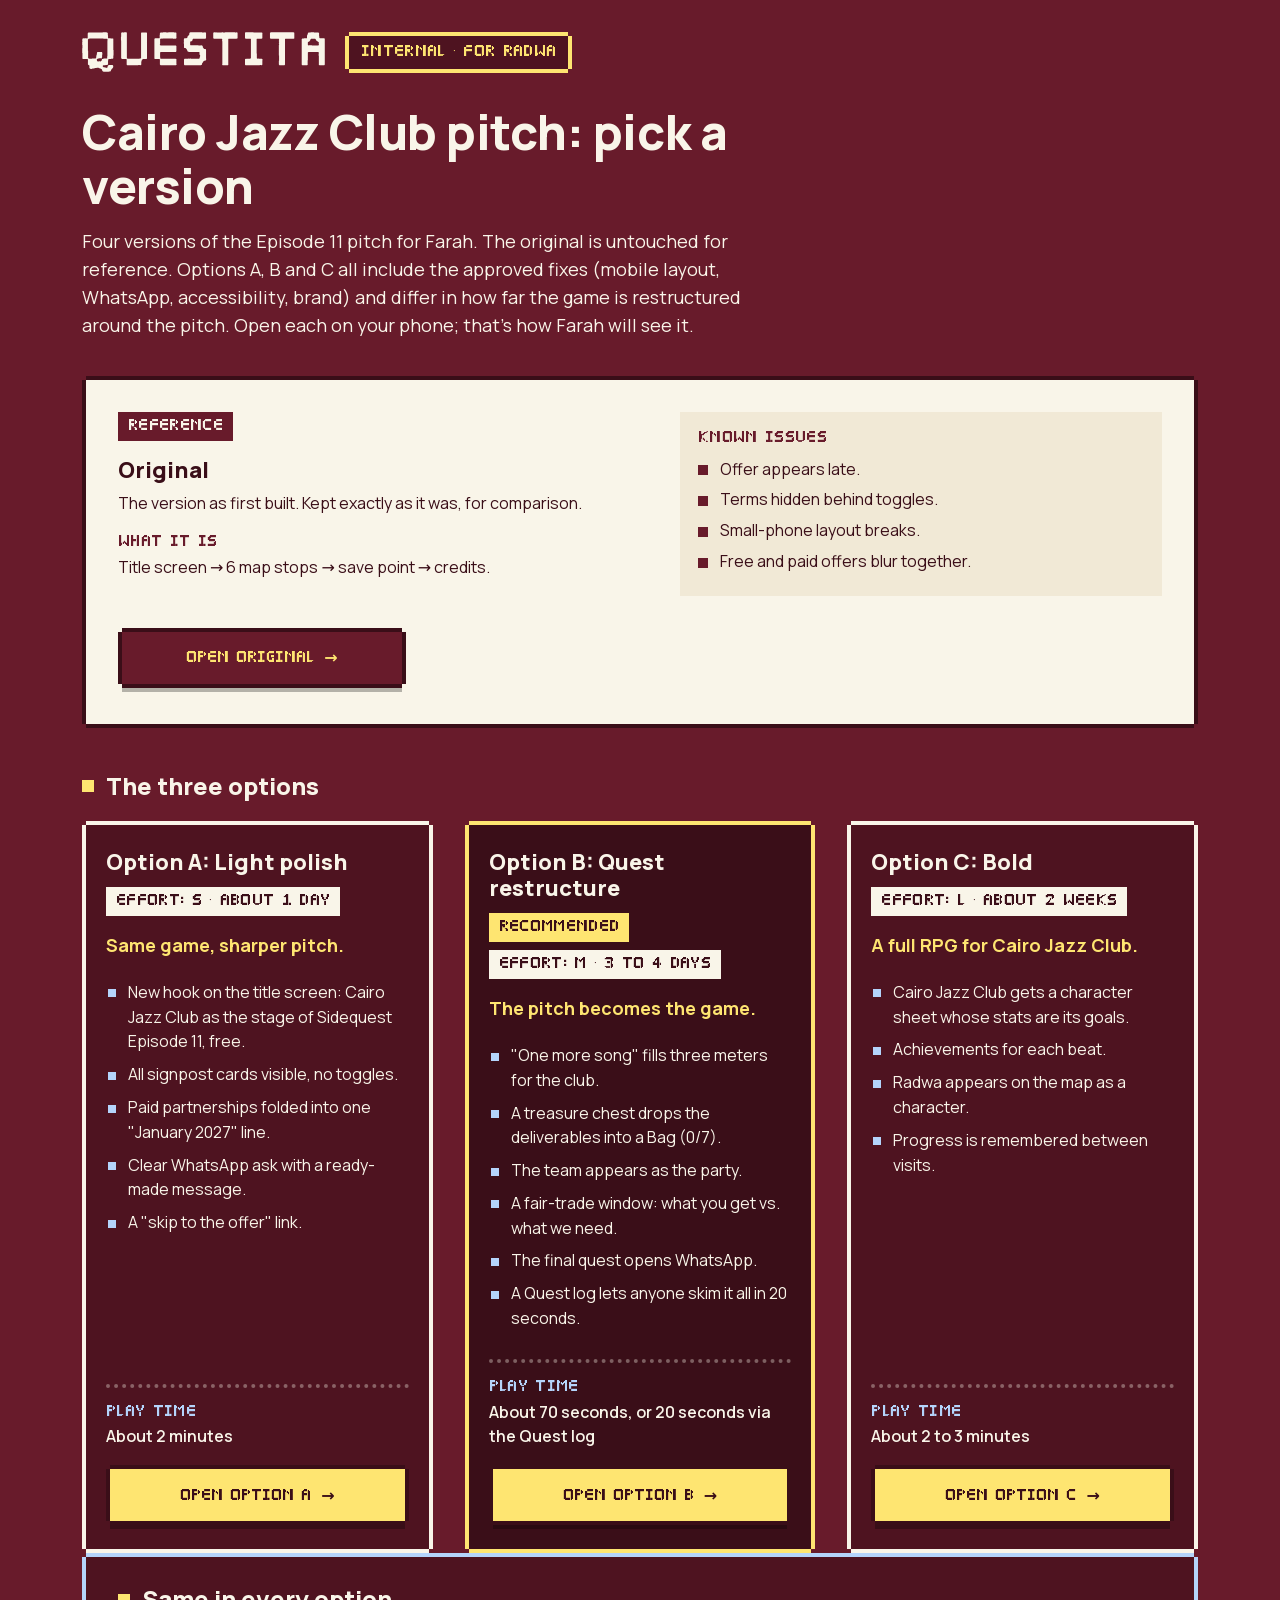
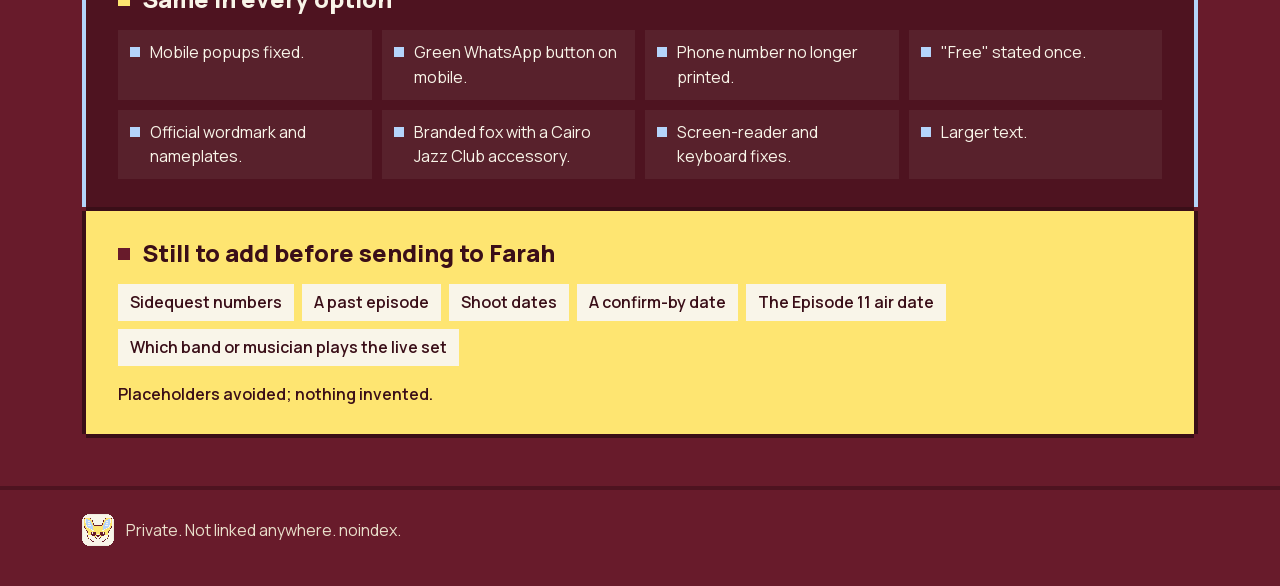
<file: cairo-jazz-quest-options/index.html>
<!doctype html>
<html lang="en">
<head>
<meta charset="utf-8">
<meta name="viewport" content="width=device-width, initial-scale=1">
<meta name="robots" content="noindex, nofollow">
<meta name="theme-color" content="#681B2B">
<title>Cairo Jazz Club pitch: choose a version</title>
<link rel="icon" href="../fox/Questita_app_icon.svg" type="image/svg+xml">
<link rel="preload" href="../_next/static/media/QuestitaPixelExtended-s.p.1l_4lceh2gwua.woff" as="font" type="font/woff" crossorigin>
<link rel="preload" href="../_next/static/media/a343f882a40d2cc9-s.p.1sj6eobyi31rd.woff2" as="font" type="font/woff2" crossorigin>
<style>
  @font-face {
    font-family: "QuestitaPixel";
    src: url("../_next/static/media/QuestitaPixelExtended-s.p.1l_4lceh2gwua.woff") format("woff");
    font-weight: 400;
    font-display: swap;
  }
  /* Manrope, latin subset (variable 200-800), same file the pitch site ships */
  @font-face {
    font-family: "Manrope";
    src: url("../_next/static/media/a343f882a40d2cc9-s.p.1sj6eobyi31rd.woff2") format("woff2");
    font-weight: 200 800;
    font-style: normal;
    font-display: swap;
  }

  :root {
    --merlot: #681B2B;
    --merlot-deep: #4E1320;
    --merlot-ink: #3A0E18;
    --coconut: #F9F5E9;
    --coconut-dim: #E9DFCB;
    --yellow: #FEE571;
    --blue: #B4D4FB;
    --px: 4px;
    --pixel: "QuestitaPixel", "Manrope", system-ui, sans-serif;
    --sans: "Manrope", system-ui, -apple-system, "Segoe UI", Roboto, Arial, sans-serif;
  }

  *, *::before, *::after { box-sizing: border-box; }
  html { -webkit-text-size-adjust: 100%; }
  body {
    margin: 0;
    background: var(--merlot);
    color: var(--coconut);
    font-family: var(--sans);
    font-size: 1rem;
    line-height: 1.55;
    overflow-wrap: break-word;
  }
  img { display: block; max-width: 100%; height: auto; }

  .wrap {
    width: 100%;
    max-width: 1180px;
    margin: 0 auto;
    padding: 0 16px;
  }
  @media (min-width: 640px) { .wrap { padding: 0 32px; } }

  .skip {
    position: absolute; left: 16px; top: -100px;
    background: var(--yellow); color: var(--merlot-ink);
    padding: 12px 16px; font-weight: 700; z-index: 10;
  }
  .skip:focus { top: 16px; }

  /* Pixel frame: stepped corners drawn with four offset shadows */
  .frame {
    --frame: var(--coconut);
    box-shadow:
      0 calc(var(--px) * -1) 0 0 var(--frame),
      0 var(--px) 0 0 var(--frame),
      calc(var(--px) * -1) 0 0 0 var(--frame),
      var(--px) 0 0 0 var(--frame);
    margin: var(--px);
  }

  .label {
    font-family: var(--pixel);
    font-weight: 400;
    font-size: 1rem;
    line-height: 1.3;
    letter-spacing: 0.02em;
  }

  /* Header */
  .site-header { padding: 32px 0 8px; }
  .brand {
    display: flex; flex-wrap: wrap; align-items: center;
    gap: 12px 20px; margin-bottom: 32px;
  }
  .brand img { height: 40px; width: auto; }
  .kicker {
    display: inline-block;
    background: var(--merlot-deep);
    color: var(--yellow);
    padding: 6px 12px;
  }
  .kicker.frame { --frame: var(--yellow); }
  h1 {
    font-family: var(--sans);
    font-weight: 800;
    font-size: clamp(1.75rem, 1.2rem + 2.6vw, 3rem);
    line-height: 1.12;
    letter-spacing: -0.01em;
    margin: 0 0 16px;
    max-width: 22ch;
  }
  .intro {
    font-size: 1.0625rem;
    max-width: 62ch;
    margin: 0;
    color: var(--coconut);
  }
  @media (min-width: 640px) { .intro { font-size: 1.125rem; } }

  main { padding: 24px 0 48px; }
  section { margin-top: 48px; }
  main .wrap > section:first-child { margin-top: 8px; }
  h2 {
    font-family: var(--sans);
    font-weight: 800;
    font-size: 1.5rem;
    line-height: 1.2;
    margin: 0 0 20px;
    display: flex; align-items: center; gap: 12px;
  }
  h2::before {
    content: ""; flex: none;
    width: 12px; height: 12px;
    background: var(--yellow);
  }
  h3 {
    font-family: var(--sans);
    font-weight: 800;
    font-size: 1.375rem;
    line-height: 1.2;
    margin: 0;
  }

  /* Tags */
  .tags { display: flex; flex-wrap: wrap; gap: 8px; margin: 12px 0 16px; }
  .tag {
    display: inline-block;
    padding: 4px 10px;
    background: var(--coconut);
    color: var(--merlot-ink);
  }
  .tag--rec { background: var(--yellow); color: var(--merlot-ink); }
  .tag--ref { background: var(--merlot); color: var(--coconut); }

  /* Buttons */
  .btn {
    display: flex; align-items: center; justify-content: center; gap: 10px;
    min-height: 52px;
    padding: 12px 20px;
    font-family: var(--pixel);
    font-size: 1rem;
    line-height: 1.2;
    text-decoration: none;
    text-align: center;
    background: var(--yellow);
    color: var(--merlot-ink);
    box-shadow:
      0 -4px 0 0 var(--merlot-ink),
      0 4px 0 0 var(--merlot-ink),
      -4px 0 0 0 var(--merlot-ink),
      4px 0 0 0 var(--merlot-ink),
      0 8px 0 0 rgba(0,0,0,.28);
    margin: 4px 4px 8px;
    transition: transform .12s ease, box-shadow .12s ease, background-color .12s ease;
  }
  .btn:hover { background: #FFEE9A; }
  .btn:active { transform: translateY(4px); box-shadow:
      0 -4px 0 0 var(--merlot-ink),
      0 4px 0 0 var(--merlot-ink),
      -4px 0 0 0 var(--merlot-ink),
      4px 0 0 0 var(--merlot-ink); }
  .btn:focus-visible {
    outline: 4px solid var(--blue);
    outline-offset: 6px;
  }
  .btn--dark { background: var(--merlot); color: var(--yellow); }
  .btn--dark:hover { background: var(--merlot-deep); }
  .btn--dark:focus-visible { outline-color: var(--merlot-ink); }
  .btn .arrow { font-family: var(--sans); font-weight: 700; }

  a:focus-visible { outline: 4px solid var(--blue); outline-offset: 4px; }

  /* Original card */
  .original {
    --frame: var(--merlot-ink);
    background: var(--coconut);
    color: var(--merlot-ink);
    padding: 24px 20px;
    display: grid;
    gap: 20px;
  }
  @media (min-width: 760px) {
    .original { grid-template-columns: 1.1fr 1fr; gap: 32px; padding: 32px; }
    .original .orig-cta { grid-column: 1 / -1; justify-self: start; min-width: 280px; }
  }
  .original p { margin: 0 0 12px; }
  .original .meta-k { color: var(--merlot); }
  .issues {
    background: #F1E9D6;
    padding: 16px 18px;
  }
  .issues .label { color: var(--merlot); margin-bottom: 8px; }
  .issues ul { margin: 0; padding-left: 0; list-style: none; }
  .issues li { position: relative; padding-left: 22px; margin: 6px 0; }
  .issues li::before {
    content: ""; position: absolute; left: 0; top: .55em;
    width: 10px; height: 10px; background: var(--merlot);
  }

  .meta { display: grid; gap: 2px; margin: 16px 0 0; }
  .meta dt { margin: 0; }
  .meta dd { margin: 0 0 4px; }

  /* Option cards */
  .options {
    list-style: none; margin: 0; padding: 0;
    display: grid; gap: 28px;
  }
  @media (min-width: 960px) {
    .options { grid-template-columns: repeat(3, 1fr); gap: 32px; align-items: stretch; }
  }
  .card {
    background: var(--merlot-deep);
    padding: 24px 20px 20px;
    display: flex; flex-direction: column;
    height: calc(100% - 8px);
    position: relative;
  }
  .card.frame { --frame: var(--coconut); }
  .card--rec.frame { --frame: var(--yellow); }
  .card--rec {
    background: var(--merlot-ink);
  }
  .card .letter {
    color: var(--yellow);
    font-size: 1rem;
    margin-bottom: 6px;
  }
  .oneliner {
    font-size: 1.125rem;
    font-weight: 700;
    color: var(--yellow);
    margin: 0 0 12px;
  }
  .card ul { margin: 0 0 20px; padding: 0; list-style: none; }
  .card li { position: relative; padding-left: 22px; margin: 8px 0; }
  .card li::before {
    content: ""; position: absolute; left: 2px; top: .6em;
    width: 8px; height: 8px; background: var(--blue);
  }
  .playtime {
    margin-top: auto;
    border-top: 4px dotted rgba(249,245,233,.35);
    padding-top: 14px;
    margin-bottom: 16px;
  }
  .playtime .label { color: var(--blue); display: block; margin-bottom: 2px; }
  .playtime p { margin: 0; font-weight: 600; }

  /* Strips */
  .strip { padding: 24px 20px; }
  @media (min-width: 640px) { .strip { padding: 28px 32px; } }
  .strip--same { background: var(--merlot-deep); }
  .strip--same.frame { --frame: var(--blue); }
  .strip h2 { margin-bottom: 16px; }
  .chips {
    list-style: none; margin: 0; padding: 0;
    display: grid; gap: 10px;
    grid-template-columns: 1fr;
  }
  @media (min-width: 560px) { .chips { grid-template-columns: repeat(2, 1fr); } }
  @media (min-width: 960px) { .chips { grid-template-columns: repeat(4, 1fr); } }
  .chips li {
    display: flex; align-items: flex-start; gap: 10px;
    background: rgba(249,245,233,.06);
    padding: 10px 12px;
  }
  .chips li::before {
    content: ""; flex: none; margin-top: .45em;
    width: 10px; height: 10px; background: var(--blue);
  }

  .strip--todo {
    --frame: var(--merlot-ink);
    background: var(--yellow);
    color: var(--merlot-ink);
  }
  .strip--todo h2::before { background: var(--merlot); }
  .todo { list-style: none; margin: 0 0 16px; padding: 0; display: flex; flex-wrap: wrap; gap: 8px; }
  .todo li {
    background: var(--coconut);
    padding: 6px 12px;
    font-weight: 600;
  }
  .strip--todo p { margin: 0; font-weight: 600; }

  footer {
    border-top: 4px solid var(--merlot-deep);
    padding: 24px 0 40px;
    color: var(--coconut-dim);
  }
  footer .wrap { display: flex; align-items: center; gap: 12px; }
  footer img { flex: none; }
  footer img { width: 32px; height: 32px; }
  footer p { margin: 0; }

  .sr-only {
    position: absolute; width: 1px; height: 1px; padding: 0; margin: -1px;
    overflow: hidden; clip: rect(0,0,0,0); white-space: nowrap; border: 0;
  }

  @media (prefers-reduced-motion: reduce) {
    *, *::before, *::after { transition: none !important; animation: none !important; }
    .btn:active { transform: none; }
  }
</style>
</head>
<body>
<a class="skip" href="#main">Skip to the versions</a>

<header class="site-header">
  <div class="wrap">
    <div class="brand">
      <img src="../fox/Questita_wordmark_coconutmilk.svg" alt="Questita" width="243" height="40">
      <span class="kicker frame label">Internal · for Radwa</span>
    </div>
    <h1>Cairo Jazz Club pitch: pick a version</h1>
    <p class="intro">Four versions of the Episode 11 pitch for Farah. The original is untouched for reference. Options A, B and C all include the approved fixes (mobile layout, WhatsApp, accessibility, brand) and differ in how far the game is restructured around the pitch. Open each on your phone; that's how Farah will see it.</p>
  </div>
</header>

<main id="main">
  <div class="wrap">

    <section aria-labelledby="original-section">
      <h2 class="sr-only" id="original-section">Original version, for reference</h2>
      <article class="original frame" aria-labelledby="original-title">
        <div>
          <div class="tags" style="margin-top:0">
            <span class="tag tag--ref label">Reference</span>
          </div>
          <h3 id="original-title">Original</h3>
          <p style="margin-top:8px">The version as first built. Kept exactly as it was, for comparison.</p>
          <dl class="meta">
            <dt class="label meta-k">What it is</dt>
            <dd>Title screen → 6 map stops → save point → credits.</dd>
          </dl>
        </div>
        <div class="issues">
          <p class="label">Known issues</p>
          <ul>
            <li>Offer appears late.</li>
            <li>Terms hidden behind toggles.</li>
            <li>Small-phone layout breaks.</li>
            <li>Free and paid offers blur together.</li>
          </ul>
        </div>
        <a class="btn btn--dark orig-cta" href="../cairo-jazz-quest/">Open original <span class="arrow" aria-hidden="true">→</span></a>
      </article>
    </section>

    <section aria-labelledby="options-title">
      <h2 id="options-title">The three options</h2>
      <ul class="options">
        <li>
          <article class="card frame" aria-labelledby="opt-a">
            <h3 id="opt-a">Option A: Light polish</h3>
            <div class="tags">
              <span class="tag label">Effort: S · about 1 day</span>
            </div>
            <p class="oneliner">Same game, sharper pitch.</p>
            <ul>
              <li>New hook on the title screen: Cairo Jazz Club as the stage of Sidequest Episode 11, free.</li>
              <li>All signpost cards visible, no toggles.</li>
              <li>Paid partnerships folded into one "January 2027" line.</li>
              <li>Clear WhatsApp ask with a ready-made message.</li>
              <li>A "skip to the offer" link.</li>
            </ul>
            <div class="playtime">
              <span class="label">Play time</span>
              <p>About 2 minutes</p>
            </div>
            <a class="btn" href="../cairo-jazz-quest-a/">Open Option A <span class="arrow" aria-hidden="true">→</span></a>
          </article>
        </li>
        <li>
          <article class="card card--rec frame" aria-labelledby="opt-b">
            <h3 id="opt-b">Option B: Quest restructure</h3>
            <div class="tags">
              <span class="tag tag--rec label">Recommended</span>
              <span class="tag label">Effort: M · 3 to 4 days</span>
            </div>
            <p class="oneliner">The pitch becomes the game.</p>
            <ul>
              <li>"One more song" fills three meters for the club.</li>
              <li>A treasure chest drops the deliverables into a Bag (0/7).</li>
              <li>The team appears as the party.</li>
              <li>A fair-trade window: what you get vs. what we need.</li>
              <li>The final quest opens WhatsApp.</li>
              <li>A Quest log lets anyone skim it all in 20 seconds.</li>
            </ul>
            <div class="playtime">
              <span class="label">Play time</span>
              <p>About 70 seconds, or 20 seconds via the Quest log</p>
            </div>
            <a class="btn" href="../cairo-jazz-quest-b/">Open Option B <span class="arrow" aria-hidden="true">→</span></a>
          </article>
        </li>
        <li>
          <article class="card frame" aria-labelledby="opt-c">
            <h3 id="opt-c">Option C: Bold</h3>
            <div class="tags">
              <span class="tag label">Effort: L · about 2 weeks</span>
            </div>
            <p class="oneliner">A full RPG for Cairo Jazz Club.</p>
            <ul>
              <li>Cairo Jazz Club gets a character sheet whose stats are its goals.</li>
              <li>Achievements for each beat.</li>
              <li>Radwa appears on the map as a character.</li>
              <li>Progress is remembered between visits.</li>
            </ul>
            <div class="playtime">
              <span class="label">Play time</span>
              <p>About 2 to 3 minutes</p>
            </div>
            <a class="btn" href="../cairo-jazz-quest-c/">Open Option C <span class="arrow" aria-hidden="true">→</span></a>
          </article>
        </li>
      </ul>
    </section>

    <section class="strip strip--same frame" aria-labelledby="same-title">
      <h2 id="same-title">Same in every option</h2>
      <ul class="chips">
        <li>Mobile popups fixed.</li>
        <li>Green WhatsApp button on mobile.</li>
        <li>Phone number no longer printed.</li>
        <li>"Free" stated once.</li>
        <li>Official wordmark and nameplates.</li>
        <li>Branded fox with a Cairo Jazz Club accessory.</li>
        <li>Screen-reader and keyboard fixes.</li>
        <li>Larger text.</li>
      </ul>
    </section>

    <section class="strip strip--todo frame" aria-labelledby="todo-title">
      <h2 id="todo-title">Still to add before sending to Farah</h2>
      <ul class="todo">
        <li>Sidequest numbers</li>
        <li>A past episode</li>
        <li>Shoot dates</li>
        <li>A confirm-by date</li>
        <li>The Episode 11 air date</li>
        <li>Which band or musician plays the live set</li>
      </ul>
      <p>Placeholders avoided; nothing invented.</p>
    </section>

  </div>
</main>

<footer>
  <div class="wrap">
    <img src="../fox/Questita_app_icon.svg" alt="" width="32" height="32">
    <p>Private. Not linked anywhere. noindex.</p>
  </div>
</footer>
</body>
</html>
</file>
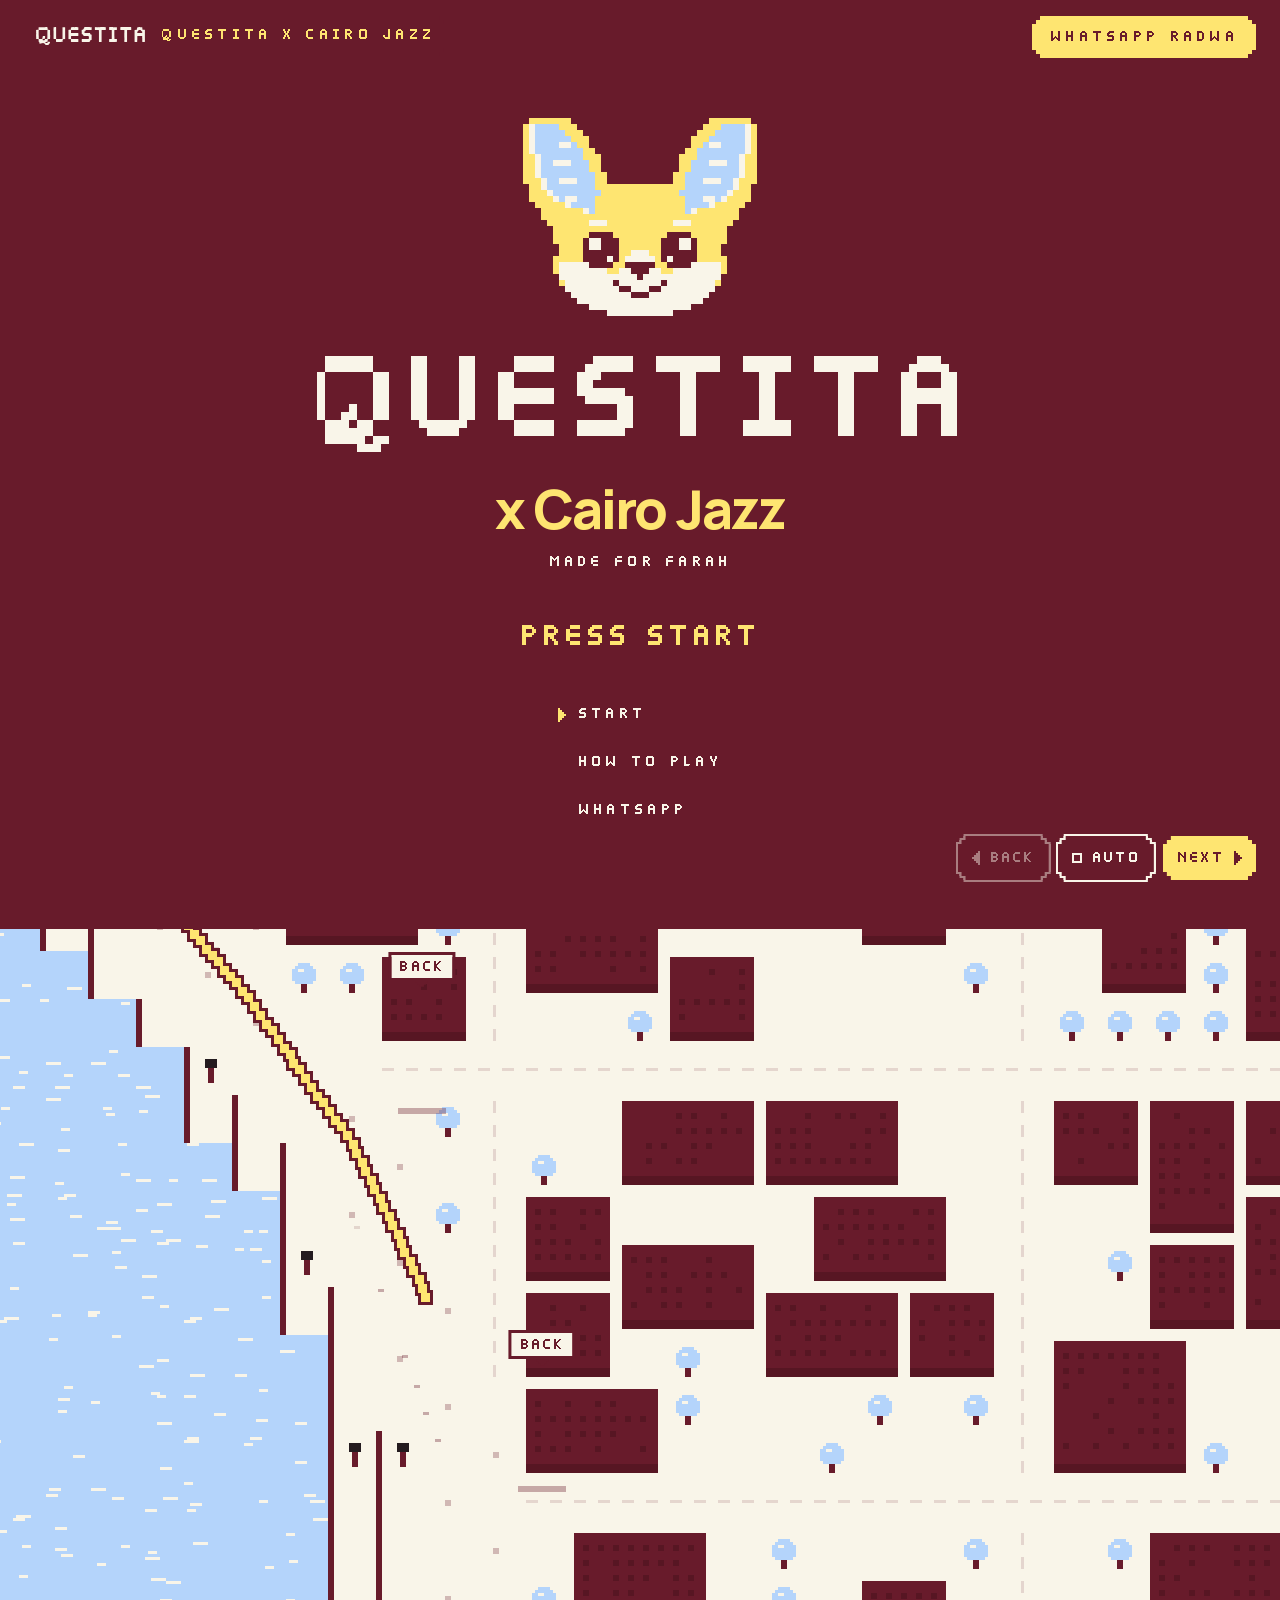
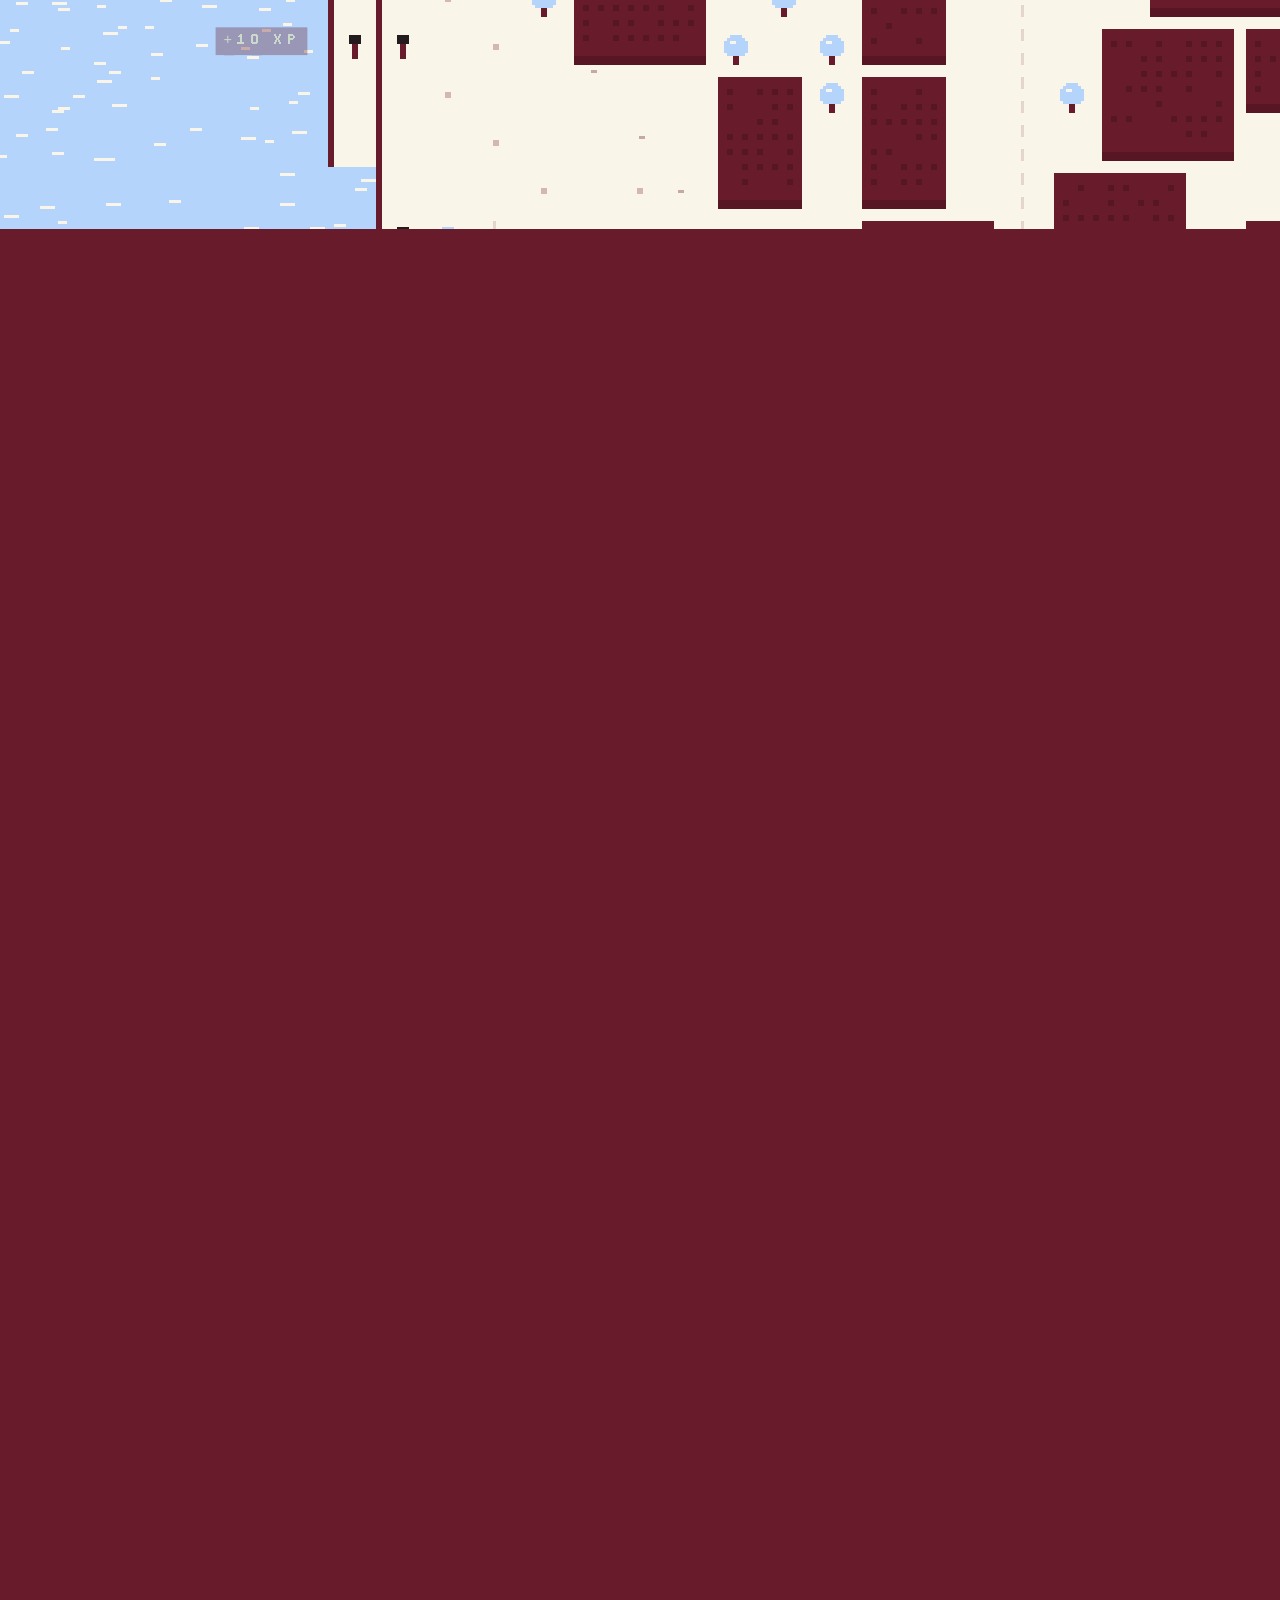
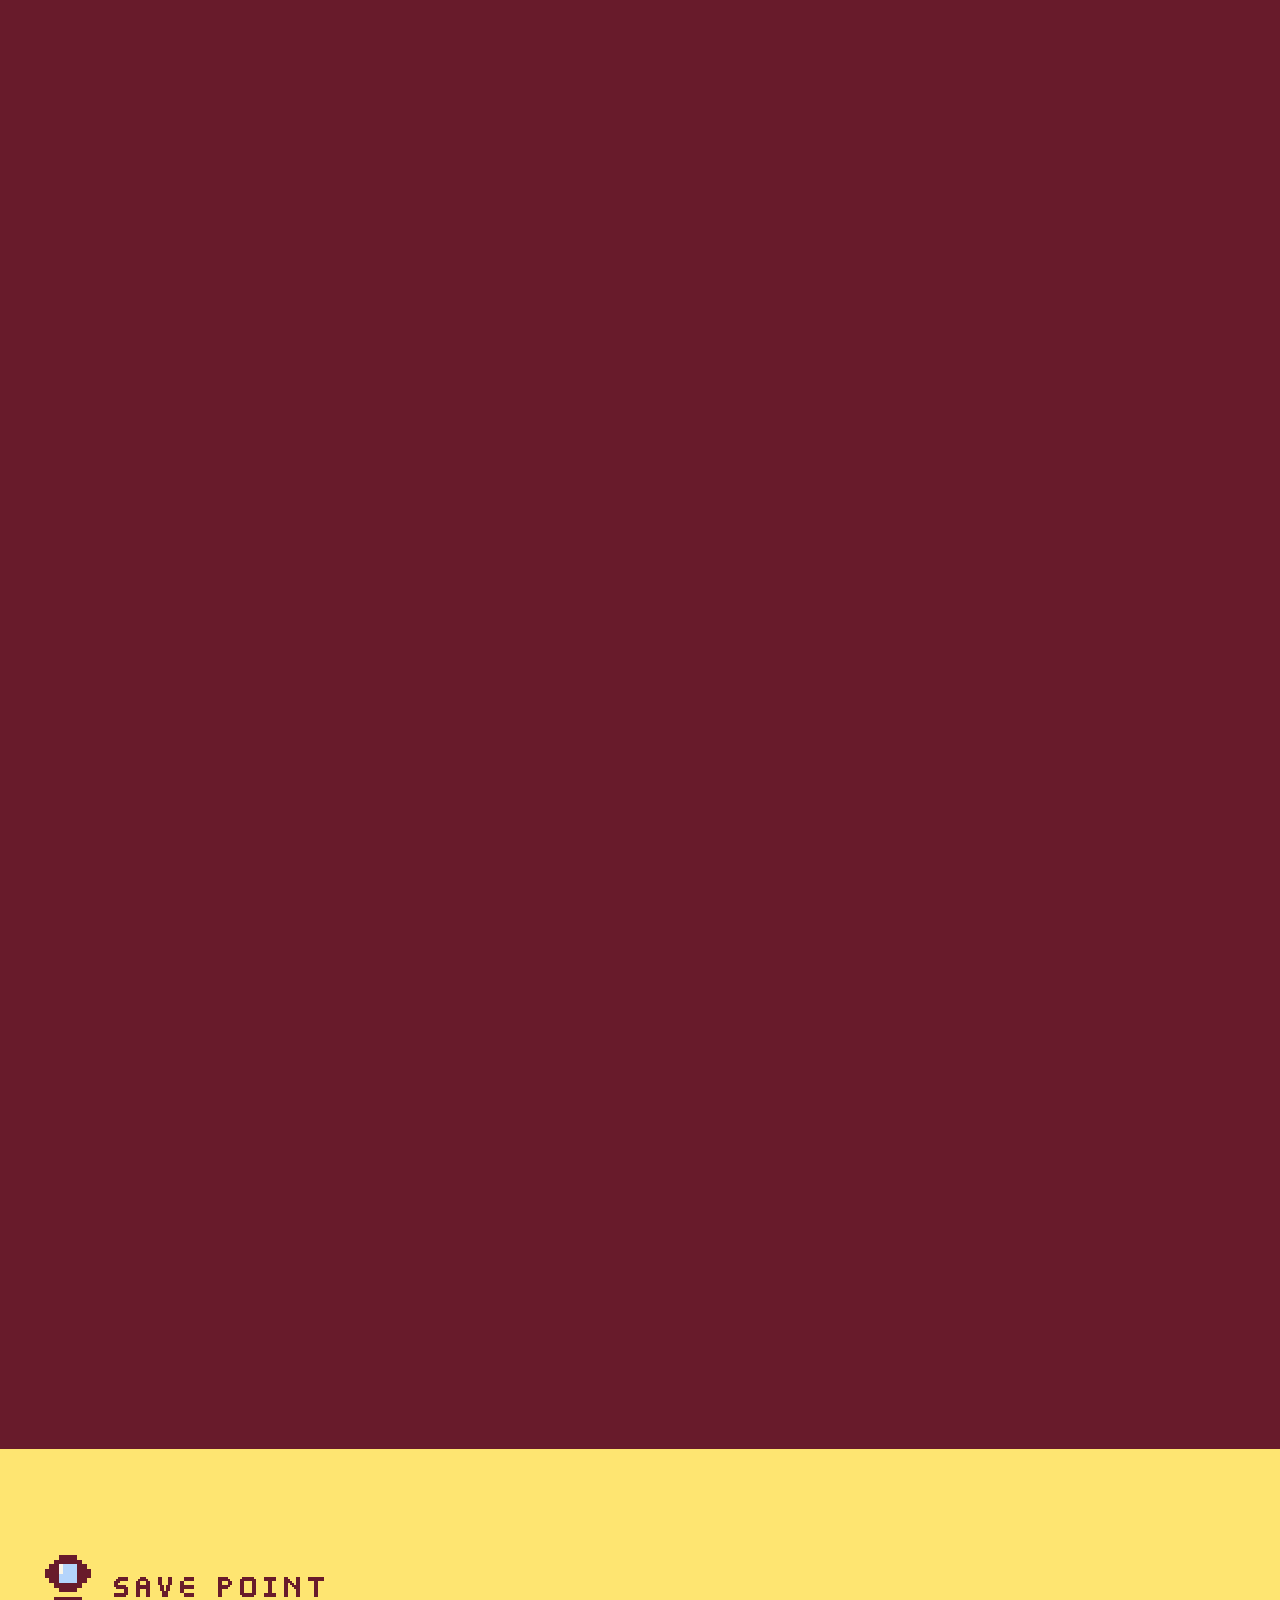
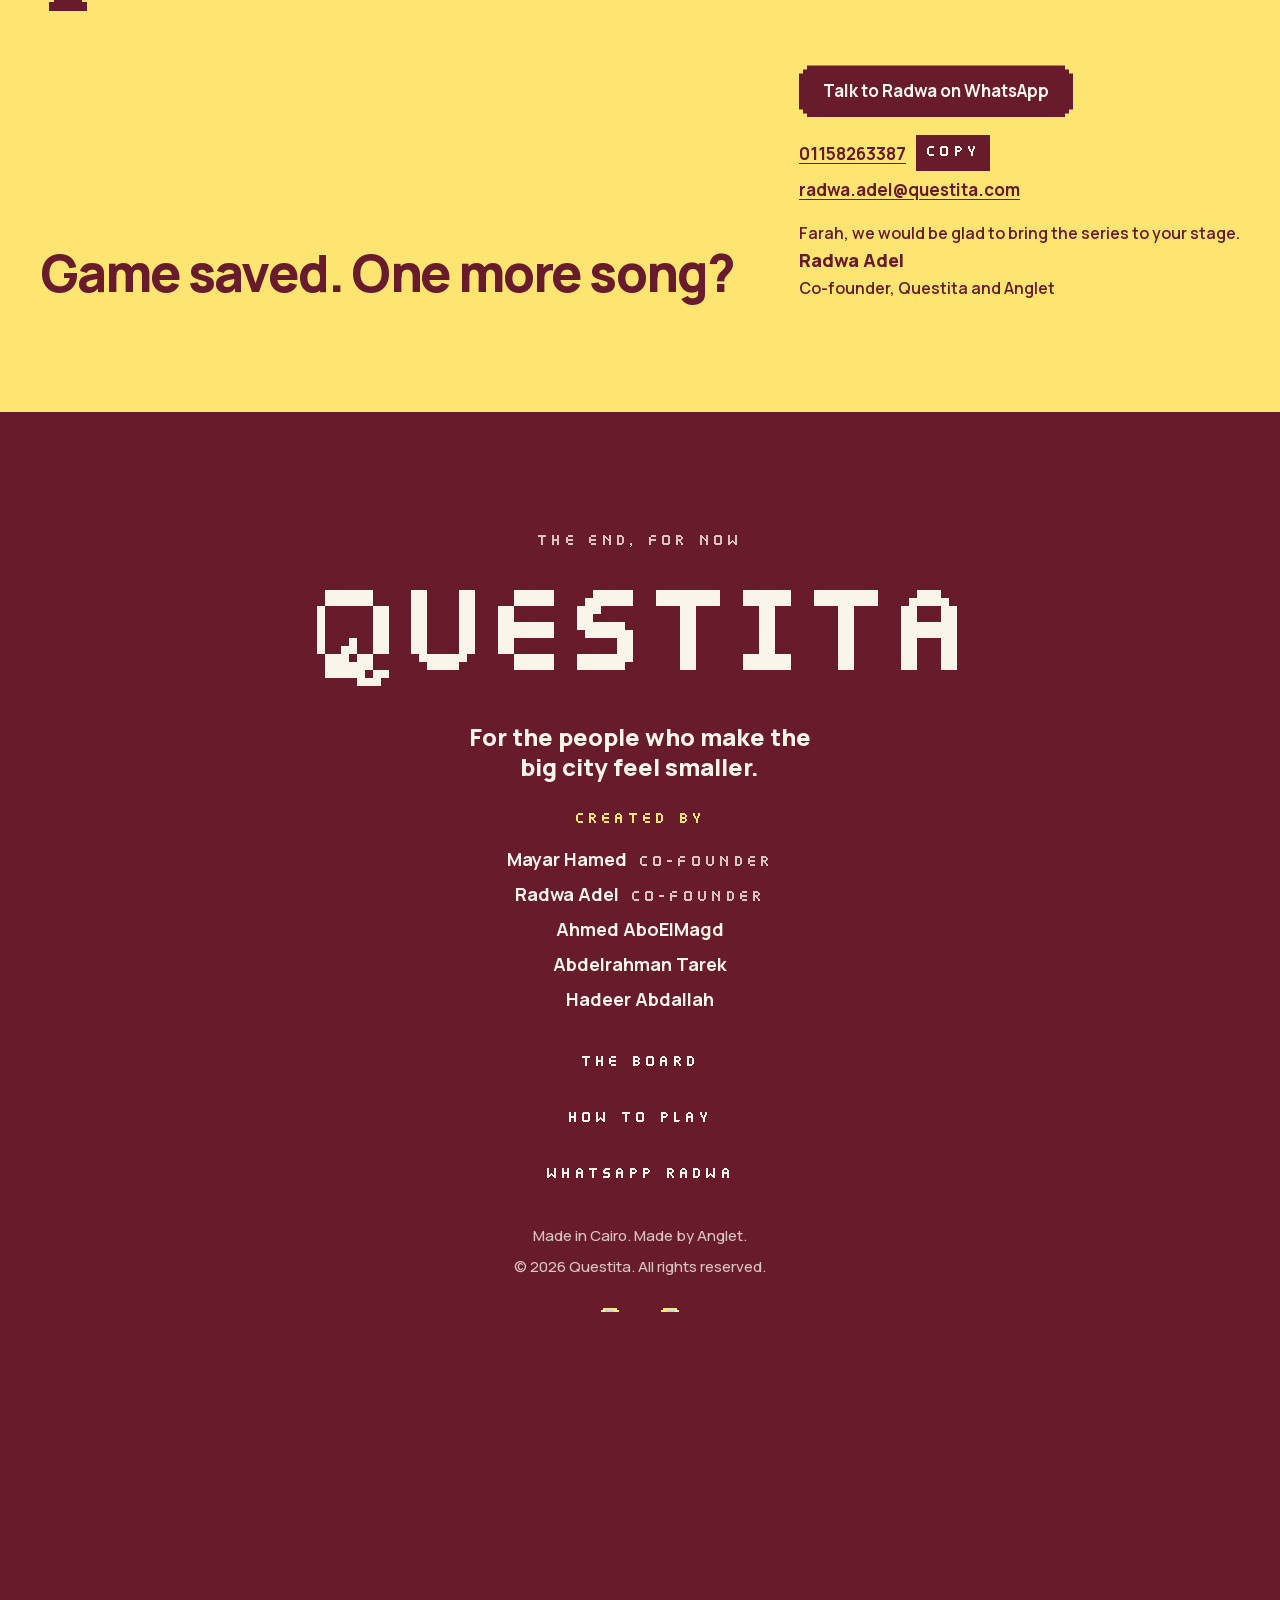
<file: cairo-jazz-quest/index.html>
<!DOCTYPE html><html lang="en" class="manrope_8872c2a9-module__LE2TAW__variable pixel_f422333e-module__svXGYq__variable"><head><meta charSet="utf-8"/><meta name="viewport" content="width=device-width, initial-scale=1"/><link rel="preload" href="/_next/static/media/QuestitaPixelExtended-s.p.1l_4lceh2gwua.woff" as="font" crossorigin="" type="font/woff"/><link rel="preload" href="/_next/static/media/a343f882a40d2cc9-s.p.1sj6eobyi31rd.woff2" as="font" crossorigin="" type="font/woff2"/><link rel="preload" as="image" href="/fox/Questita_wordmark_coconutmilk.svg"/><link rel="stylesheet" href="/_next/static/chunks/1z2zkh447yaiy.css" data-precedence="next"/><link rel="stylesheet" href="/_next/static/chunks/3a187uwo_up68.css" data-precedence="next"/><link rel="preload" as="script" fetchPriority="low" href="/_next/static/chunks/1-_0vpsgswkva.js"/><script src="/_next/static/chunks/0hjd_rs7u2m0e.js" async=""></script><script src="/_next/static/chunks/1rj7ns8rte9vc.js" async=""></script><script src="/_next/static/chunks/turbopack-3wejimtpxeyr7.js" async=""></script><script src="/_next/static/chunks/1on7xxn29m-h7.js" async=""></script><script src="/_next/static/chunks/30-070nxgtt6w.js" async=""></script><script src="/_next/static/chunks/1-k0j6_ywgs4f.js" async=""></script><script src="/cairo-jazz-quest/cj-page.js" async=""></script><meta name="theme-color" content="#681B2B"/><title>Questita x Cairo Jazz: made for Farah</title><meta name="description" content="A private partnership proposal from Questita and Anglet, made for Farah at Cairo Jazz Club."/><meta name="robots" content="noindex, nofollow"/><meta property="og:title" content="Questita x Cairo Jazz: made for Farah"/><meta property="og:description" content="A private partnership proposal for Cairo Jazz."/><meta property="og:site_name" content="Questita"/><meta property="og:type" content="website"/><meta name="twitter:card" content="summary"/><meta name="twitter:title" content="Questita x Cairo Jazz: made for Farah"/><meta name="twitter:description" content="A private partnership proposal for Cairo Jazz."/><link rel="icon" href="/fox/Questita_app_icon.svg"/><meta name="next-size-adjust" content=""/><script>(function(){try{var d=document.documentElement,b="",p=location.pathname;if(b&&p.indexOf(b)===0)p=p.slice(b.length);if(p===''||p==='/'||p==='/index.html')return;if(matchMedia('(prefers-reduced-motion: reduce)').matches)return;d.classList.add('intro');if(p.indexOf('/poster')===0){var seen=null;try{seen=sessionStorage.getItem('questita:preloaded')}catch(e){}if(!seen)d.setAttribute('data-preload','')}setTimeout(function(){d.classList.remove('intro')},6000)}catch(e){}})();</script><script src="/_next/static/chunks/0cz1d0mv5g_q7.js" noModule=""></script><link rel="stylesheet" href="/cairo-jazz-quest/cj.css"/></head><body><div hidden=""><!--$--><!--/$--></div><div class="quest2 overflow-x-clip bg-merlot"><a href="#plain-stops" class="skip-link">Skip the game</a><div class="q2-hud"><div class="pointer-events-none fixed inset-x-0 top-0 z-50 flex items-start justify-between gap-3 px-3 pt-3 sm:px-6 sm:pt-4"><a href="#title" class="q2-panel px-bg pointer-events-auto flex shrink-0 items-center gap-4 px-2 py-2.5 min-[360px]:px-3" aria-label="Questita, back to the title screen"><img src="/fox/Questita_wordmark_coconutmilk.svg" alt="" width="1148" height="189" class="h-[14px] w-auto min-[360px]:h-[16px] sm:h-[18px]"/><span class="font-px t-px1 hidden text-yellow xl:inline">Questita x Cairo Jazz</span></a><div class="pointer-events-auto flex items-center gap-1.5 min-[360px]:gap-2"><span class="hidden md:block"><button type="button" class="btn btn-yellow btn-sm font-px roll-host !min-h-[40px]"><span class="t-px1"><span class="roll"><span>WhatsApp Radwa</span><span aria-hidden="true">WhatsApp Radwa</span></span></span></button></span><button type="button" class="q2-panel px-bg grid h-11 w-11 place-items-center text-coconut md:hidden" aria-expanded="false" aria-controls="q2-menu" aria-label="Open menu"><span class="burger " aria-hidden="true"></span></button></div></div><div class="q2-route " role="group" aria-label="The route: 0 of 4 signposts reached. Fast travel." inert=""><span class="font-px t-px1 text-yellow" aria-hidden="true">The route</span><span class="flex"><button type="button" class="q2-cellbtn is-locked " aria-label="Signpost 01, locked" aria-disabled="true"><span class="q2-route-cell "></span></button><button type="button" class="q2-cellbtn is-locked " aria-label="Signpost 02, locked" aria-disabled="true"><span class="q2-route-cell "></span></button><button type="button" class="q2-cellbtn is-locked " aria-label="Signpost 03, locked" aria-disabled="true"><span class="q2-route-cell "></span></button><button type="button" class="q2-cellbtn is-locked " aria-label="Signpost 04, locked" aria-disabled="true"><span class="q2-route-cell "></span></button></span></div><div class="q2-xp " role="group" aria-label="Experience: 0 of 100. Fast travel." inert=""><span class="font-px t-px1 text-coconut" aria-hidden="true">XP</span><span class="flex"><button type="button" class="q2-cellbtn is-locked " aria-label="The night out, locked" aria-disabled="true"><span class="q2-xp-cell "></span></button><button type="button" class="q2-cellbtn is-locked " aria-label="The quest board, locked" aria-disabled="true"><span class="q2-xp-cell "></span></button><button type="button" class="q2-cellbtn is-locked " aria-label="Signpost 01, locked" aria-disabled="true"><span class="q2-xp-cell "></span></button><button type="button" class="q2-cellbtn is-locked " aria-label="Signpost 02, locked" aria-disabled="true"><span class="q2-xp-cell "></span></button><button type="button" class="q2-cellbtn is-locked " aria-label="Signpost 03, locked" aria-disabled="true"><span class="q2-xp-cell "></span></button><button type="button" class="q2-cellbtn is-locked " aria-label="Signpost 04, locked" aria-disabled="true"><span class="q2-xp-cell "></span></button><button type="button" class="q2-cellbtn is-locked " aria-label="Night falls, locked" aria-disabled="true"><span class="q2-xp-cell "></span></button><button type="button" class="q2-cellbtn is-locked " aria-label="Paid in the app, locked" aria-disabled="true"><span class="q2-xp-cell "></span></button><button type="button" class="q2-cellbtn is-locked " aria-label="The road ahead, locked" aria-disabled="true"><span class="q2-xp-cell "></span></button><button type="button" class="q2-cellbtn is-locked " aria-label="Save point, locked" aria-disabled="true"><span class="q2-xp-cell "></span></button></span></div><div class="q2-controls" role="group" aria-label="Game controls"><button type="button" class="q2-ctl q2-panel px-bg" aria-label="Back: previous stop" aria-disabled="true"><span class="q2-ctl-tri is-back" aria-hidden="true"></span><span class="q2-ctl-label">Back</span></button><button type="button" class="q2-ctl q2-panel px-bg q2-ctl-auto " aria-pressed="false" aria-disabled="false" aria-label="Auto play"><span class="q2-ctl-led" aria-hidden="true"></span><span aria-hidden="true">Auto</span></button><button type="button" class="q2-ctl q2-panel px-bg is-primary" aria-label="Next stop" aria-disabled="true"><span class="q2-ctl-label">Next</span><span class="q2-ctl-tri" aria-hidden="true"></span></button><p class="sr-only" role="status" aria-live="polite"></p></div></div><main id="main" tabindex="-1" class="outline-none"><section id="title" aria-labelledby="q2-title" class="q2-title on-dark relative flex min-h-[100dvh] flex-col items-center justify-center bg-merlot px-4 pb-16 pt-28 text-center text-coconut"><div class="q2-title-fox w-[164px] sm:w-[246px]"><div class="relative " role="img" aria-label="The Questita fox" data-frame="happy"><div style="transform-origin:50% 80%"><svg viewBox="0 0 41 35" width="100%" shape-rendering="crispEdges" class="h-auto w-full overflow-visible" focusable="false"><path d="M0 2h1v10h-1zM1 1h1v1h-1zM1 12h1v3h-1zM2 15h1v1h-1zM2 0h7v1h-7zM3 16h1v2h-1zM4 18h1v1h-1zM5 19h1v3h-1zM5 24h1v3h-1zM6 22h1v2h-1zM6 27h1v2h-1zM7 29h1v1h-1zM8 30h1v1h-1zM9 1h1v1h-1zM9 31h1v1h-1zM10 2h1v1h-1zM10 32h2v1h-2zM11 3h1v1h-1zM11 21h1v2h-1zM11 24h4v1h-4zM11 23h6v1h-6zM12 4h1v2h-1zM12 33h3v1h-3zM12 20h4v1h-4zM12 25h4v1h-4zM13 6h1v1h-1zM14 7h1v3h-1zM14 21h3v2h-3zM15 10h1v1h-1zM15 11h11v1h-11zM15 34h11v1h-11zM16 24h1v1h-1zM16 28h1v1h-1zM17 29h2v1h-2zM18 25h5v1h-5zM19 26h3v1h-3zM19 30h3v1h-3zM20 27h1v1h-1zM22 29h2v1h-2zM24 24h1v1h-1zM24 28h1v1h-1zM24 21h3v2h-3zM24 23h6v1h-6zM25 10h1v1h-1zM25 20h4v1h-4zM25 25h4v1h-4zM26 7h1v3h-1zM26 33h3v1h-3zM26 24h4v1h-4zM27 6h1v1h-1zM28 4h1v2h-1zM29 3h1v1h-1zM29 21h1v2h-1zM29 32h2v1h-2zM30 2h1v1h-1zM31 1h1v1h-1zM31 31h1v1h-1zM32 30h1v1h-1zM32 0h7v1h-7zM33 29h1v1h-1zM34 22h1v2h-1zM34 27h1v2h-1zM35 19h1v3h-1zM35 24h1v3h-1zM36 18h1v1h-1zM37 16h1v2h-1zM38 15h1v1h-1zM39 1h1v1h-1zM39 12h1v3h-1zM40 2h1v10h-1z" fill="#681B2B"></path><path d="M1 2h1v5h-1zM1 7h2v4h-2zM1 11h3v1h-3zM2 12h2v1h-2zM2 13h3v1h-3zM2 14h4v1h-4zM2 1h7v1h-7zM3 15h5v1h-5zM4 16h7v1h-7zM4 17h33v1h-33zM5 18h7v1h-7zM6 25h1v2h-1zM6 21h5v1h-5zM6 24h5v1h-5zM6 20h6v1h-6zM6 19h29v1h-29zM7 28h1v1h-1zM7 2h3v1h-3zM7 22h4v2h-4zM8 3h3v1h-3zM9 4h3v1h-3zM10 5h2v1h-2zM11 6h2v1h-2zM11 7h3v1h-3zM12 8h2v2h-2zM13 10h2v2h-2zM13 12h15v1h-15zM13 14h15v3h-15zM14 13h13v1h-13zM15 26h2v1h-2zM15 18h11v1h-11zM16 25h2v1h-2zM16 20h9v1h-9zM17 24h1v1h-1zM17 23h2v1h-2zM17 21h7v2h-7zM22 23h2v1h-2zM23 24h1v1h-1zM23 25h2v1h-2zM24 26h2v1h-2zM26 10h2v2h-2zM27 8h2v2h-2zM27 7h3v1h-3zM28 6h2v1h-2zM29 5h2v1h-2zM29 4h3v1h-3zM29 20h6v1h-6zM29 18h7v1h-7zM30 3h3v1h-3zM30 22h4v2h-4zM30 21h5v1h-5zM30 24h5v1h-5zM30 16h7v1h-7zM31 2h3v1h-3zM32 1h7v1h-7zM33 28h1v1h-1zM33 15h5v1h-5zM34 25h1v2h-1zM35 14h4v1h-4zM36 13h3v1h-3zM37 12h2v1h-2zM37 11h3v1h-3zM38 7h2v4h-2zM39 2h1v5h-1z" fill="#FEE571"></path><path d="M3 2h4v1h-4zM3 5h4v1h-4zM3 3h5v1h-5zM3 4h6v1h-6zM3 6h8v1h-8zM4 8h2v1h-2zM4 7h7v1h-7zM4 9h8v1h-8zM4 10h9v1h-9zM5 11h2v1h-2zM5 12h8v1h-8zM6 13h8v1h-8zM7 14h1v1h-1zM9 5h1v1h-1zM9 8h3v1h-3zM9 15h4v1h-4zM10 11h3v1h-3zM10 14h3v1h-3zM12 16h1v1h-1zM27 13h8v1h-8zM28 16h1v1h-1zM28 11h3v1h-3zM28 14h3v1h-3zM28 15h4v1h-4zM28 12h8v1h-8zM28 10h9v1h-9zM29 8h3v1h-3zM29 9h8v1h-8zM30 7h7v1h-7zM30 6h8v1h-8zM31 5h1v1h-1zM32 4h6v1h-6zM33 14h1v1h-1zM33 3h5v1h-5zM34 11h2v1h-2zM34 2h4v1h-4zM34 5h4v1h-4zM35 8h2v1h-2z" fill="#B4D4FB"></path><path d="M2 2h1v5h-1zM3 7h1v4h-1zM4 11h1v2h-1zM5 13h1v1h-1zM6 14h1v1h-1zM6 8h3v1h-3zM7 5h2v1h-2zM7 11h3v1h-3zM7 25h5v1h-5zM7 26h8v1h-8zM7 27h13v1h-13zM8 15h1v1h-1zM8 14h2v1h-2zM8 28h8v1h-8zM8 29h9v1h-9zM9 30h10v1h-10zM10 31h21v1h-21zM11 16h1v1h-1zM12 18h3v1h-3zM12 32h17v1h-17zM15 24h1v1h-1zM15 33h11v1h-11zM17 26h2v1h-2zM17 28h7v1h-7zM18 24h5v1h-5zM19 23h3v1h-3zM19 29h3v1h-3zM21 27h13v1h-13zM22 26h2v1h-2zM22 30h10v1h-10zM24 29h9v1h-9zM25 24h1v1h-1zM25 28h8v1h-8zM26 18h3v1h-3zM26 26h8v1h-8zM29 16h1v1h-1zM29 25h5v1h-5zM31 14h2v1h-2zM31 11h3v1h-3zM32 15h1v1h-1zM32 5h2v1h-2zM32 8h3v1h-3zM34 14h1v1h-1zM35 13h1v1h-1zM36 11h1v2h-1zM37 7h1v4h-1zM38 2h1v5h-1z" fill="#F9F5E9"></path><g><path d="M12 21h2v2h-2zM27 21h2v2h-2z" fill="#F9F5E9"></path></g></svg></div></div></div><p class="q2-logo font-px mt-6 text-coconut" aria-hidden="true">Questita</p><h1 id="q2-title" class="mt-5 text-[clamp(1.9rem,4.4vw,3.4rem)] font-extrabold leading-[1.05] tracking-[-0.035em]"><span class="sr-only">Questita </span><span class="text-yellow">x Cairo Jazz</span></h1><p class="font-px t-px1 mt-4 text-coconut">Made for Farah</p><button type="button" class="q2-start font-px t-px2 mt-10 text-yellow">Press start</button><ul class="q2-menu mt-8 flex flex-col items-start gap-1" aria-label="Menu"><li class="relative"><button type="button" class="font-px t-px1 flex min-h-[44px] items-center gap-3 px-2 text-coconut"><span class="q2-cursor is-on" aria-hidden="true"></span>Start</button></li><li class="relative"><button type="button" aria-expanded="false" aria-controls="q2-how-line" class="font-px t-px1 flex min-h-[44px] items-center gap-3 px-2 text-coconut"><span class="q2-cursor " aria-hidden="true"></span>How to play</button><p id="q2-how-line" class="q2-how q2-panel px-bg font-px t-px1 text-yellow" hidden="">Scroll, or click to walk. Space for next.</p></li><li class="relative"><button type="button" class="font-px t-px1 flex min-h-[44px] items-center gap-3 px-2 text-coconut"><span class="q2-cursor " aria-hidden="true"></span>WhatsApp</button></li></ul></section><section id="map" aria-label="The map of Cairo" class="q2-scene relative bg-merlot"><div class="relative h-[100svh] w-full overflow-clip bg-coconut"><canvas class="pixelated absolute inset-0" aria-hidden="true"></canvas><div class="pointer-events-none absolute left-0 top-0 will-change-transform"><div class="q2-bigsign   " style="left:1629.4587339195332px;top:2857.4610528298454px" aria-hidden="true"><div class="q2-bigsign-clip"><div class="q2-bigsign-in"><div class="q2-bigsign-board px-frame px-corners" style="--step:4px;--frame-w:4px"><div class="px-frame-in px-corners grid place-items-center bg-coconut" style="--step:3px"><span class="font-px q2-bigsign-num">01</span></div></div><span class="q2-bigsign-post"></span></div></div><span class="q2-bigsign-ground"></span><span class="q2-bigsign-label font-px t-px1">The venue</span></div><div class="q2-bigsign   " style="left:1814.4119928119774px;top:3206.476730056457px" aria-hidden="true"><div class="q2-bigsign-clip"><div class="q2-bigsign-in"><div class="q2-bigsign-board px-frame px-corners" style="--step:4px;--frame-w:4px"><div class="px-frame-in px-corners grid place-items-center bg-coconut" style="--step:3px"><span class="font-px q2-bigsign-num">02</span></div></div><span class="q2-bigsign-post"></span></div></div><span class="q2-bigsign-ground"></span><span class="q2-bigsign-label font-px t-px1">Your channels</span></div><div class="q2-bigsign   " style="left:2061.8934477607245px;top:3522.814491588532px" aria-hidden="true"><div class="q2-bigsign-clip"><div class="q2-bigsign-in"><div class="q2-bigsign-board px-frame px-corners" style="--step:4px;--frame-w:4px"><div class="px-frame-in px-corners grid place-items-center bg-coconut" style="--step:3px"><span class="font-px q2-bigsign-num">03</span></div></div><span class="q2-bigsign-post"></span></div></div><span class="q2-bigsign-ground"></span><span class="q2-bigsign-label font-px t-px1">Credit and numbers</span></div><div class="q2-bigsign   " style="left:2182.2022526418423px;top:3901.4691544535567px" aria-hidden="true"><div class="q2-bigsign-clip"><div class="q2-bigsign-in"><div class="q2-bigsign-board px-frame px-corners" style="--step:4px;--frame-w:4px"><div class="px-frame-in px-corners grid place-items-center bg-coconut" style="--step:3px"><span class="font-px q2-bigsign-num">04</span></div></div><span class="q2-bigsign-post"></span></div></div><span class="q2-bigsign-ground"></span><span class="q2-bigsign-label font-px t-px1">Flyer and asks</span></div><div class="q2-bang " style="left:3047.161096894876px;top:536px" aria-hidden="true"><span>!</span></div><div class="q2-bang " style="left:2506.8219860217832px;top:4424px" aria-hidden="true"><span>!</span></div><button type="button" class="q2-marker pointer-events-auto  " style="left:2085.5px;top:1632px" tabindex="-1" aria-hidden="true" aria-expanded="false" aria-label="Club quest: One More Song, A night out, a table to fill"><span aria-hidden="true">!</span></button><div class="q2-avatar" aria-hidden="true"><div class="q2-avatar-in"><div class="relative " aria-hidden="true" data-frame="happy"><div style="transform-origin:50% 80%"><svg viewBox="0 0 41 35" width="100%" shape-rendering="crispEdges" class="h-auto w-full overflow-visible" focusable="false"><path d="M0 2h1v10h-1zM1 1h1v1h-1zM1 12h1v3h-1zM2 15h1v1h-1zM2 0h7v1h-7zM3 16h1v2h-1zM4 18h1v1h-1zM5 19h1v3h-1zM5 24h1v3h-1zM6 22h1v2h-1zM6 27h1v2h-1zM7 29h1v1h-1zM8 30h1v1h-1zM9 1h1v1h-1zM9 31h1v1h-1zM10 2h1v1h-1zM10 32h2v1h-2zM11 3h1v1h-1zM11 21h1v2h-1zM11 24h4v1h-4zM11 23h6v1h-6zM12 4h1v2h-1zM12 33h3v1h-3zM12 20h4v1h-4zM12 25h4v1h-4zM13 6h1v1h-1zM14 7h1v3h-1zM14 21h3v2h-3zM15 10h1v1h-1zM15 11h11v1h-11zM15 34h11v1h-11zM16 24h1v1h-1zM16 28h1v1h-1zM17 29h2v1h-2zM18 25h5v1h-5zM19 26h3v1h-3zM19 30h3v1h-3zM20 27h1v1h-1zM22 29h2v1h-2zM24 24h1v1h-1zM24 28h1v1h-1zM24 21h3v2h-3zM24 23h6v1h-6zM25 10h1v1h-1zM25 20h4v1h-4zM25 25h4v1h-4zM26 7h1v3h-1zM26 33h3v1h-3zM26 24h4v1h-4zM27 6h1v1h-1zM28 4h1v2h-1zM29 3h1v1h-1zM29 21h1v2h-1zM29 32h2v1h-2zM30 2h1v1h-1zM31 1h1v1h-1zM31 31h1v1h-1zM32 30h1v1h-1zM32 0h7v1h-7zM33 29h1v1h-1zM34 22h1v2h-1zM34 27h1v2h-1zM35 19h1v3h-1zM35 24h1v3h-1zM36 18h1v1h-1zM37 16h1v2h-1zM38 15h1v1h-1zM39 1h1v1h-1zM39 12h1v3h-1zM40 2h1v10h-1z" fill="#681B2B"></path><path d="M1 2h1v5h-1zM1 7h2v4h-2zM1 11h3v1h-3zM2 12h2v1h-2zM2 13h3v1h-3zM2 14h4v1h-4zM2 1h7v1h-7zM3 15h5v1h-5zM4 16h7v1h-7zM4 17h33v1h-33zM5 18h7v1h-7zM6 25h1v2h-1zM6 21h5v1h-5zM6 24h5v1h-5zM6 20h6v1h-6zM6 19h29v1h-29zM7 28h1v1h-1zM7 2h3v1h-3zM7 22h4v2h-4zM8 3h3v1h-3zM9 4h3v1h-3zM10 5h2v1h-2zM11 6h2v1h-2zM11 7h3v1h-3zM12 8h2v2h-2zM13 10h2v2h-2zM13 12h15v1h-15zM13 14h15v3h-15zM14 13h13v1h-13zM15 26h2v1h-2zM15 18h11v1h-11zM16 25h2v1h-2zM16 20h9v1h-9zM17 24h1v1h-1zM17 23h2v1h-2zM17 21h7v2h-7zM22 23h2v1h-2zM23 24h1v1h-1zM23 25h2v1h-2zM24 26h2v1h-2zM26 10h2v2h-2zM27 8h2v2h-2zM27 7h3v1h-3zM28 6h2v1h-2zM29 5h2v1h-2zM29 4h3v1h-3zM29 20h6v1h-6zM29 18h7v1h-7zM30 3h3v1h-3zM30 22h4v2h-4zM30 21h5v1h-5zM30 24h5v1h-5zM30 16h7v1h-7zM31 2h3v1h-3zM32 1h7v1h-7zM33 28h1v1h-1zM33 15h5v1h-5zM34 25h1v2h-1zM35 14h4v1h-4zM36 13h3v1h-3zM37 12h2v1h-2zM37 11h3v1h-3zM38 7h2v4h-2zM39 2h1v5h-1z" fill="#FEE571"></path><path d="M3 2h4v1h-4zM3 5h4v1h-4zM3 3h5v1h-5zM3 4h6v1h-6zM3 6h8v1h-8zM4 8h2v1h-2zM4 7h7v1h-7zM4 9h8v1h-8zM4 10h9v1h-9zM5 11h2v1h-2zM5 12h8v1h-8zM6 13h8v1h-8zM7 14h1v1h-1zM9 5h1v1h-1zM9 8h3v1h-3zM9 15h4v1h-4zM10 11h3v1h-3zM10 14h3v1h-3zM12 16h1v1h-1zM27 13h8v1h-8zM28 16h1v1h-1zM28 11h3v1h-3zM28 14h3v1h-3zM28 15h4v1h-4zM28 12h8v1h-8zM28 10h9v1h-9zM29 8h3v1h-3zM29 9h8v1h-8zM30 7h7v1h-7zM30 6h8v1h-8zM31 5h1v1h-1zM32 4h6v1h-6zM33 14h1v1h-1zM33 3h5v1h-5zM34 11h2v1h-2zM34 2h4v1h-4zM34 5h4v1h-4zM35 8h2v1h-2z" fill="#B4D4FB"></path><path d="M2 2h1v5h-1zM3 7h1v4h-1zM4 11h1v2h-1zM5 13h1v1h-1zM6 14h1v1h-1zM6 8h3v1h-3zM7 5h2v1h-2zM7 11h3v1h-3zM7 25h5v1h-5zM7 26h8v1h-8zM7 27h13v1h-13zM8 15h1v1h-1zM8 14h2v1h-2zM8 28h8v1h-8zM8 29h9v1h-9zM9 30h10v1h-10zM10 31h21v1h-21zM11 16h1v1h-1zM12 18h3v1h-3zM12 32h17v1h-17zM15 24h1v1h-1zM15 33h11v1h-11zM17 26h2v1h-2zM17 28h7v1h-7zM18 24h5v1h-5zM19 23h3v1h-3zM19 29h3v1h-3zM21 27h13v1h-13zM22 26h2v1h-2zM22 30h10v1h-10zM24 29h9v1h-9zM25 24h1v1h-1zM25 28h8v1h-8zM26 18h3v1h-3zM26 26h8v1h-8zM29 16h1v1h-1zM29 25h5v1h-5zM31 14h2v1h-2zM31 11h3v1h-3zM32 15h1v1h-1zM32 5h2v1h-2zM32 8h3v1h-3zM34 14h1v1h-1zM35 13h1v1h-1zM36 11h1v2h-1zM37 7h1v4h-1zM38 2h1v5h-1z" fill="#F9F5E9"></path><g><path d="M12 21h2v2h-2zM27 21h2v2h-2z" fill="#F9F5E9"></path></g></svg></div></div></div></div></div><div class="pointer-events-none absolute inset-0 z-20" aria-hidden="true"></div><div class="q2-vig-wrap "><div class="q2-vig " inert=""><div class="q2-vignette px-frame px-corners" style="--step: 6px;"><div class="px-frame-in px-corners q2-vignette-in jq-sign-in bg-coconut" style="--step: 5px;"><div class="q2-vignette-copy"><p class="font-px t-px1 text-body">Episode 11 in the series. Free of cost.</p><h3 class="q2-vignette-title"><span class="q2-yshadow">01</span> The venue</h3><div class="jq-cards"><button type="button" aria-pressed="true" class="jq-card is-picked">Hero venue</button><button type="button" aria-pressed="false" class="jq-card ">Shared live set</button></div><p class="jq-card-d" aria-live="polite">Cairo Jazz Club is the setting of Episode 11, The Night Out.</p><p class="jq-free font-px">No fee on either side.</p></div></div></div><span class="q2-next font-px t-px1" aria-hidden="true">Next <span class="q2-next-caret"></span></span></div><div class="q2-vig " inert=""><div class="q2-vignette px-frame px-corners" style="--step: 6px;"><div class="px-frame-in px-corners q2-vignette-in jq-sign-in bg-coconut" style="--step: 5px;"><div class="q2-vignette-copy"><p class="font-px t-px1 text-body">Episode 11 in the series. Free of cost.</p><h3 class="q2-vignette-title"><span class="q2-yshadow">02</span> Your channels</h3><div class="jq-cards"><button type="button" aria-pressed="true" class="jq-card is-picked">Content cut-downs</button><button type="button" aria-pressed="false" class="jq-card ">Creative preview</button></div><p class="jq-card-d" aria-live="polite">30 to 40 second and 15 second versions for the club, with 3 months of usage rights.</p><p class="jq-free font-px">No fee on either side.</p></div></div></div><span class="q2-next font-px t-px1" aria-hidden="true">Next <span class="q2-next-caret"></span></span></div><div class="q2-vig " inert=""><div class="q2-vignette px-frame px-corners" style="--step: 6px;"><div class="px-frame-in px-corners q2-vignette-in jq-sign-in bg-coconut" style="--step: 5px;"><div class="q2-vignette-copy"><p class="font-px t-px1 text-body">Episode 11 in the series. Free of cost.</p><h3 class="q2-vignette-title"><span class="q2-yshadow">03</span> Credit and numbers</h3><div class="jq-cards"><button type="button" aria-pressed="true" class="jq-card is-picked">Recap credit</button><button type="button" aria-pressed="false" class="jq-card ">Day 30 report</button></div><p class="jq-card-d" aria-live="polite">A thank-you mention in the Episode 12 recap.</p><p class="jq-free font-px">No fee on either side.</p></div></div></div><span class="q2-next font-px t-px1" aria-hidden="true">Next <span class="q2-next-caret"></span></span></div><div class="q2-vig " inert=""><div class="q2-vignette px-frame px-corners" style="--step: 6px;"><div class="px-frame-in px-corners q2-vignette-in jq-sign-in bg-coconut" style="--step: 5px;"><div class="q2-vignette-copy"><p class="font-px t-px1 text-body">Episode 11 in the series. Free of cost.</p><h3 class="q2-vignette-title"><span class="q2-yshadow">04</span> Flyer and asks</h3><div class="jq-cards"><button type="button" aria-pressed="true" class="jq-card is-picked">QR flyer</button><button type="button" aria-pressed="false" class="jq-card ">What we ask</button></div><p class="jq-card-d" aria-live="polite">A QR flyer for the club, pointing to the app.</p><p class="jq-free font-px">No fee on either side.</p></div></div></div><span class="q2-next font-px t-px1" aria-hidden="true">Next <span class="q2-next-caret"></span></span></div></div><div class="q2-popup-wrap "></div><div class="q2-overlay " inert=""><div class="q2-fit"><div class="q2-window px-frame px-corners" style="--step: 6px;"><div class="px-frame-in px-corners bg-coconut p-5 sm:p-7" style="--step: 5px;"><p class="font-px t-px1 text-body">The night out</p><h2 id="scene-map" class="mt-2 text-[clamp(1.5rem,3vw,2.25rem)] font-extrabold leading-[1.08] tracking-[-0.03em] text-merlot">Episode 11, The Night Out</h2><p class="jq-lead">Someone is late. Someone already has a table.</p><svg viewBox="0 0 96 54" class="jq-scene" shape-rendering="crispEdges" aria-hidden="true" focusable="false"><rect x="0" y="0" width="96" height="54" fill="#571623"></rect><rect x="16" y="8" width="64" height="6" fill="#681B2B"></rect><rect x="30" y="3" width="4" height="5" fill="#FEE571"></rect><rect x="46" y="3" width="4" height="5" fill="#B4D4FB"></rect><rect x="60" y="3" width="4" height="5" fill="#FEE571"></rect><rect x="0" y="20" width="96" height="34" fill="#F9F5E9"></rect><rect x="2" y="24" width="9" height="16" fill="#681B2B"></rect><rect x="3" y="25" width="7" height="14" fill="#571623"></rect><rect x="80" y="28" width="13" height="5" fill="#681B2B"></rect><rect x="82" y="32" width="1" height="6" fill="#681B2B"></rect><rect x="90" y="32" width="1" height="6" fill="#681B2B"></rect><rect x="84" y="19" width="3" height="3" fill="#681B2B"></rect><rect x="85" y="20" width="1" height="1" fill="#F9F5E9"></rect><rect x="83" y="22" width="5" height="3" fill="#FEE571"></rect><rect x="84" y="25" width="1" height="3" fill="#681B2B"></rect><rect x="86" y="25" width="1" height="2" fill="#681B2B"></rect><rect x="3" y="43" width="6" height="1" fill="#681B2B"></rect><rect x="9" y="30" width="3" height="3" fill="#681B2B"></rect><rect x="10" y="31" width="1" height="1" fill="#F9F5E9"></rect><rect x="8" y="33" width="5" height="3" fill="#FEE571"></rect><rect x="9" y="36" width="1" height="3" fill="#681B2B"></rect><rect x="11" y="36" width="1" height="2" fill="#681B2B"></rect><rect x="23" y="34" width="3" height="3" fill="#681B2B"></rect><rect x="24" y="35" width="1" height="1" fill="#F9F5E9"></rect><rect x="22" y="37" width="5" height="3" fill="#B4D4FB"></rect><rect x="23" y="40" width="1" height="3" fill="#681B2B"></rect><rect x="25" y="40" width="1" height="2" fill="#681B2B"></rect><rect x="37" y="30" width="3" height="3" fill="#681B2B"></rect><rect x="38" y="31" width="1" height="1" fill="#F9F5E9"></rect><rect x="36" y="33" width="5" height="3" fill="#FEE571"></rect><rect x="37" y="36" width="1" height="3" fill="#681B2B"></rect><rect x="39" y="36" width="1" height="2" fill="#681B2B"></rect></svg><div class="jq-notes" aria-hidden="true"></div><p class="jq-count font-px t-px1" aria-live="polite">3 in the room, 0 of 3 songs</p><button type="button" class="jq-song font-px">One more song</button><p class="jq-payoff" aria-live="polite"></p></div></div></div></div><div class="q2-overlay " inert=""><div class="q2-fit"><div class="q2-window px-frame px-corners" style="--step: 6px;"><div class="px-frame-in px-corners bg-coconut p-5 sm:p-7" style="--step: 5px;"><p class="font-px t-px1 text-body">In the app, after launch (January 2027)</p><h2 id="inv-map" class="mt-2 text-[clamp(1.5rem,3vw,2.25rem)] font-extrabold leading-[1.08] tracking-[-0.03em] text-merlot">Paid partnerships.</h2><div class="jq-asks"><button type="button" aria-pressed="true" class="q2-party jq-ask is-picked">Branded quest</button><button type="button" aria-pressed="false" class="q2-party jq-ask ">Member offer</button><button type="button" aria-pressed="false" class="q2-party jq-ask ">Club nights and venue</button><button type="button" aria-pressed="false" class="q2-party jq-ask ">Ticketing and ad slot</button></div><div class="q2-inspector px-corners jq-insp bg-merlot text-coconut" aria-live="polite" style="--step: 4px;"><p class="font-px t-px1 text-yellow">Option 1 of 4</p><p class="mt-2 text-[1.125rem] font-extrabold">Branded quest</p><p class="mt-1 text-[0.9375rem] font-medium leading-snug text-coconut-78">One More Song, a quest that sends groups to the club.</p><p class="jq-stmt">These are paid partnerships. Scope and terms are agreed together after launch. Cairo Jazz Club gets the first conversation.</p></div></div></div></div></div><div class="q2-overlay " inert=""><div class="q2-fit"><div class="q2-window px-frame px-corners" style="--step: 6px;"><div class="px-frame-in px-corners bg-coconut p-5 sm:p-7" style="--step: 5px;"><div class="flex items-start justify-between gap-4"><div><p class="font-px t-px1 text-body">The timeline</p><h2 id="party-map" class="mt-2 text-[clamp(1.5rem,3vw,2.25rem)] font-extrabold leading-[1.08] tracking-[-0.03em] text-merlot">Two parts, one road.</h2></div><div class="w-[62px] shrink-0"><div class="relative " aria-hidden="true" data-frame="happy"><div style="transform-origin: 50% 80%;"><svg viewBox="0 0 41 35" width="100%" shape-rendering="crispEdges" class="h-auto w-full overflow-visible" focusable="false"><path d="M0 2h1v10h-1zM1 1h1v1h-1zM1 12h1v3h-1zM2 15h1v1h-1zM2 0h7v1h-7zM3 16h1v2h-1zM4 18h1v1h-1zM5 19h1v3h-1zM5 24h1v3h-1zM6 22h1v2h-1zM6 27h1v2h-1zM7 29h1v1h-1zM8 30h1v1h-1zM9 1h1v1h-1zM9 31h1v1h-1zM10 2h1v1h-1zM10 32h2v1h-2zM11 3h1v1h-1zM11 21h1v2h-1zM11 24h4v1h-4zM11 23h6v1h-6zM12 4h1v2h-1zM12 33h3v1h-3zM12 20h4v1h-4zM12 25h4v1h-4zM13 6h1v1h-1zM14 7h1v3h-1zM14 21h3v2h-3zM15 10h1v1h-1zM15 11h11v1h-11zM15 34h11v1h-11zM16 24h1v1h-1zM16 28h1v1h-1zM17 29h2v1h-2zM18 25h5v1h-5zM19 26h3v1h-3zM19 30h3v1h-3zM20 27h1v1h-1zM22 29h2v1h-2zM24 24h1v1h-1zM24 28h1v1h-1zM24 21h3v2h-3zM24 23h6v1h-6zM25 10h1v1h-1zM25 20h4v1h-4zM25 25h4v1h-4zM26 7h1v3h-1zM26 33h3v1h-3zM26 24h4v1h-4zM27 6h1v1h-1zM28 4h1v2h-1zM29 3h1v1h-1zM29 21h1v2h-1zM29 32h2v1h-2zM30 2h1v1h-1zM31 1h1v1h-1zM31 31h1v1h-1zM32 30h1v1h-1zM32 0h7v1h-7zM33 29h1v1h-1zM34 22h1v2h-1zM34 27h1v2h-1zM35 19h1v3h-1zM35 24h1v3h-1zM36 18h1v1h-1zM37 16h1v2h-1zM38 15h1v1h-1zM39 1h1v1h-1zM39 12h1v3h-1zM40 2h1v10h-1z" fill="#681B2B"></path><path d="M1 2h1v5h-1zM1 7h2v4h-2zM1 11h3v1h-3zM2 12h2v1h-2zM2 13h3v1h-3zM2 14h4v1h-4zM2 1h7v1h-7zM3 15h5v1h-5zM4 16h7v1h-7zM4 17h33v1h-33zM5 18h7v1h-7zM6 25h1v2h-1zM6 21h5v1h-5zM6 24h5v1h-5zM6 20h6v1h-6zM6 19h29v1h-29zM7 28h1v1h-1zM7 2h3v1h-3zM7 22h4v2h-4zM8 3h3v1h-3zM9 4h3v1h-3zM10 5h2v1h-2zM11 6h2v1h-2zM11 7h3v1h-3zM12 8h2v2h-2zM13 10h2v2h-2zM13 12h15v1h-15zM13 14h15v3h-15zM14 13h13v1h-13zM15 26h2v1h-2zM15 18h11v1h-11zM16 25h2v1h-2zM16 20h9v1h-9zM17 24h1v1h-1zM17 23h2v1h-2zM17 21h7v2h-7zM22 23h2v1h-2zM23 24h1v1h-1zM23 25h2v1h-2zM24 26h2v1h-2zM26 10h2v2h-2zM27 8h2v2h-2zM27 7h3v1h-3zM28 6h2v1h-2zM29 5h2v1h-2zM29 4h3v1h-3zM29 20h6v1h-6zM29 18h7v1h-7zM30 3h3v1h-3zM30 22h4v2h-4zM30 21h5v1h-5zM30 24h5v1h-5zM30 16h7v1h-7zM31 2h3v1h-3zM32 1h7v1h-7zM33 28h1v1h-1zM33 15h5v1h-5zM34 25h1v2h-1zM35 14h4v1h-4zM36 13h3v1h-3zM37 12h2v1h-2zM37 11h3v1h-3zM38 7h2v4h-2zM39 2h1v5h-1z" fill="#FEE571"></path><path d="M3 2h4v1h-4zM3 5h4v1h-4zM3 3h5v1h-5zM3 4h6v1h-6zM3 6h8v1h-8zM4 8h2v1h-2zM4 7h7v1h-7zM4 9h8v1h-8zM4 10h9v1h-9zM5 11h2v1h-2zM5 12h8v1h-8zM6 13h8v1h-8zM7 14h1v1h-1zM9 5h1v1h-1zM9 8h3v1h-3zM9 15h4v1h-4zM10 11h3v1h-3zM10 14h3v1h-3zM12 16h1v1h-1zM27 13h8v1h-8zM28 16h1v1h-1zM28 11h3v1h-3zM28 14h3v1h-3zM28 15h4v1h-4zM28 12h8v1h-8zM28 10h9v1h-9zM29 8h3v1h-3zM29 9h8v1h-8zM30 7h7v1h-7zM30 6h8v1h-8zM31 5h1v1h-1zM32 4h6v1h-6zM33 14h1v1h-1zM33 3h5v1h-5zM34 11h2v1h-2zM34 2h4v1h-4zM34 5h4v1h-4zM35 8h2v1h-2z" fill="#B4D4FB"></path><path d="M2 2h1v5h-1zM3 7h1v4h-1zM4 11h1v2h-1zM5 13h1v1h-1zM6 14h1v1h-1zM6 8h3v1h-3zM7 5h2v1h-2zM7 11h3v1h-3zM7 25h5v1h-5zM7 26h8v1h-8zM7 27h13v1h-13zM8 15h1v1h-1zM8 14h2v1h-2zM8 28h8v1h-8zM8 29h9v1h-9zM9 30h10v1h-10zM10 31h21v1h-21zM11 16h1v1h-1zM12 18h3v1h-3zM12 32h17v1h-17zM15 24h1v1h-1zM15 33h11v1h-11zM17 26h2v1h-2zM17 28h7v1h-7zM18 24h5v1h-5zM19 23h3v1h-3zM19 29h3v1h-3zM21 27h13v1h-13zM22 26h2v1h-2zM22 30h10v1h-10zM24 29h9v1h-9zM25 24h1v1h-1zM25 28h8v1h-8zM26 18h3v1h-3zM26 26h8v1h-8zM29 16h1v1h-1zM29 25h5v1h-5zM31 14h2v1h-2zM31 11h3v1h-3zM32 15h1v1h-1zM32 5h2v1h-2zM32 8h3v1h-3zM34 14h1v1h-1zM35 13h1v1h-1zM36 11h1v2h-1zM37 7h1v4h-1zM38 2h1v5h-1z" fill="#F9F5E9"></path><g><path d="M12 21h2v2h-2zM27 21h2v2h-2z" fill="#F9F5E9"></path></g></svg></div></div></div></div><div class="jq-tabs" role="tablist" aria-label="Terms or timeline"><button type="button" role="tab" aria-selected="true" class="q2-party jq-tab is-picked"><span class="jq-tab-name">The road ahead</span></button><button type="button" role="tab" aria-selected="false" class="q2-party jq-tab "><span class="jq-tab-name">The terms</span></button></div><div class="q2-inspector px-corners jq-insp bg-merlot text-coconut" aria-live="polite" style="--step: 4px;"><p class="font-px t-px1 text-yellow">Timeline</p><ol class="jq-list jq-list-sm"><li>November to December 2026: Sidequest airs, with the Episode 11 shoot and release</li><li>January 2027: Questita launches</li><li>After launch: we talk about in-app collaborations together</li></ol></div></div></div></div></div><div class="q2-dialog  q2-dialog-map"><div class="q2-dialog-frame px-corners"><div class="q2-dialog-in px-corners flex items-start gap-4 sm:gap-5"><div class="q2-dialog-port w-[62px] shrink-0 sm:w-[82px]"><div class="px-corners bg-blue p-1.5" style="--step:3px"><div class="relative " aria-hidden="true" data-frame="happy"><div style="transform-origin:50% 80%"><svg viewBox="0 0 41 35" width="100%" shape-rendering="crispEdges" class="h-auto w-full overflow-visible" focusable="false"><path d="M0 2h1v10h-1zM1 1h1v1h-1zM1 12h1v3h-1zM2 15h1v1h-1zM2 0h7v1h-7zM3 16h1v2h-1zM4 18h1v1h-1zM5 19h1v3h-1zM5 24h1v3h-1zM6 22h1v2h-1zM6 27h1v2h-1zM7 29h1v1h-1zM8 30h1v1h-1zM9 1h1v1h-1zM9 31h1v1h-1zM10 2h1v1h-1zM10 32h2v1h-2zM11 3h1v1h-1zM11 21h1v2h-1zM11 24h4v1h-4zM11 23h6v1h-6zM12 4h1v2h-1zM12 33h3v1h-3zM12 20h4v1h-4zM12 25h4v1h-4zM13 6h1v1h-1zM14 7h1v3h-1zM14 21h3v2h-3zM15 10h1v1h-1zM15 11h11v1h-11zM15 34h11v1h-11zM16 24h1v1h-1zM16 28h1v1h-1zM17 29h2v1h-2zM18 25h5v1h-5zM19 26h3v1h-3zM19 30h3v1h-3zM20 27h1v1h-1zM22 29h2v1h-2zM24 24h1v1h-1zM24 28h1v1h-1zM24 21h3v2h-3zM24 23h6v1h-6zM25 10h1v1h-1zM25 20h4v1h-4zM25 25h4v1h-4zM26 7h1v3h-1zM26 33h3v1h-3zM26 24h4v1h-4zM27 6h1v1h-1zM28 4h1v2h-1zM29 3h1v1h-1zM29 21h1v2h-1zM29 32h2v1h-2zM30 2h1v1h-1zM31 1h1v1h-1zM31 31h1v1h-1zM32 30h1v1h-1zM32 0h7v1h-7zM33 29h1v1h-1zM34 22h1v2h-1zM34 27h1v2h-1zM35 19h1v3h-1zM35 24h1v3h-1zM36 18h1v1h-1zM37 16h1v2h-1zM38 15h1v1h-1zM39 1h1v1h-1zM39 12h1v3h-1zM40 2h1v10h-1z" fill="#681B2B"></path><path d="M1 2h1v5h-1zM1 7h2v4h-2zM1 11h3v1h-3zM2 12h2v1h-2zM2 13h3v1h-3zM2 14h4v1h-4zM2 1h7v1h-7zM3 15h5v1h-5zM4 16h7v1h-7zM4 17h33v1h-33zM5 18h7v1h-7zM6 25h1v2h-1zM6 21h5v1h-5zM6 24h5v1h-5zM6 20h6v1h-6zM6 19h29v1h-29zM7 28h1v1h-1zM7 2h3v1h-3zM7 22h4v2h-4zM8 3h3v1h-3zM9 4h3v1h-3zM10 5h2v1h-2zM11 6h2v1h-2zM11 7h3v1h-3zM12 8h2v2h-2zM13 10h2v2h-2zM13 12h15v1h-15zM13 14h15v3h-15zM14 13h13v1h-13zM15 26h2v1h-2zM15 18h11v1h-11zM16 25h2v1h-2zM16 20h9v1h-9zM17 24h1v1h-1zM17 23h2v1h-2zM17 21h7v2h-7zM22 23h2v1h-2zM23 24h1v1h-1zM23 25h2v1h-2zM24 26h2v1h-2zM26 10h2v2h-2zM27 8h2v2h-2zM27 7h3v1h-3zM28 6h2v1h-2zM29 5h2v1h-2zM29 4h3v1h-3zM29 20h6v1h-6zM29 18h7v1h-7zM30 3h3v1h-3zM30 22h4v2h-4zM30 21h5v1h-5zM30 24h5v1h-5zM30 16h7v1h-7zM31 2h3v1h-3zM32 1h7v1h-7zM33 28h1v1h-1zM33 15h5v1h-5zM34 25h1v2h-1zM35 14h4v1h-4zM36 13h3v1h-3zM37 12h2v1h-2zM37 11h3v1h-3zM38 7h2v4h-2zM39 2h1v5h-1z" fill="#FEE571"></path><path d="M3 2h4v1h-4zM3 5h4v1h-4zM3 3h5v1h-5zM3 4h6v1h-6zM3 6h8v1h-8zM4 8h2v1h-2zM4 7h7v1h-7zM4 9h8v1h-8zM4 10h9v1h-9zM5 11h2v1h-2zM5 12h8v1h-8zM6 13h8v1h-8zM7 14h1v1h-1zM9 5h1v1h-1zM9 8h3v1h-3zM9 15h4v1h-4zM10 11h3v1h-3zM10 14h3v1h-3zM12 16h1v1h-1zM27 13h8v1h-8zM28 16h1v1h-1zM28 11h3v1h-3zM28 14h3v1h-3zM28 15h4v1h-4zM28 12h8v1h-8zM28 10h9v1h-9zM29 8h3v1h-3zM29 9h8v1h-8zM30 7h7v1h-7zM30 6h8v1h-8zM31 5h1v1h-1zM32 4h6v1h-6zM33 14h1v1h-1zM33 3h5v1h-5zM34 11h2v1h-2zM34 2h4v1h-4zM34 5h4v1h-4zM35 8h2v1h-2z" fill="#B4D4FB"></path><path d="M2 2h1v5h-1zM3 7h1v4h-1zM4 11h1v2h-1zM5 13h1v1h-1zM6 14h1v1h-1zM6 8h3v1h-3zM7 5h2v1h-2zM7 11h3v1h-3zM7 25h5v1h-5zM7 26h8v1h-8zM7 27h13v1h-13zM8 15h1v1h-1zM8 14h2v1h-2zM8 28h8v1h-8zM8 29h9v1h-9zM9 30h10v1h-10zM10 31h21v1h-21zM11 16h1v1h-1zM12 18h3v1h-3zM12 32h17v1h-17zM15 24h1v1h-1zM15 33h11v1h-11zM17 26h2v1h-2zM17 28h7v1h-7zM18 24h5v1h-5zM19 23h3v1h-3zM19 29h3v1h-3zM21 27h13v1h-13zM22 26h2v1h-2zM22 30h10v1h-10zM24 29h9v1h-9zM25 24h1v1h-1zM25 28h8v1h-8zM26 18h3v1h-3zM26 26h8v1h-8zM29 16h1v1h-1zM29 25h5v1h-5zM31 14h2v1h-2zM31 11h3v1h-3zM32 15h1v1h-1zM32 5h2v1h-2zM32 8h3v1h-3zM34 14h1v1h-1zM35 13h1v1h-1zM36 11h1v2h-1zM37 7h1v4h-1zM38 2h1v5h-1z" fill="#F9F5E9"></path><g><path d="M12 21h2v2h-2zM27 21h2v2h-2z" fill="#F9F5E9"></path></g></svg></div></div></div></div><div class="min-w-0 flex-1"><p class="font-px t-px1 text-body">Fox</p><p class="sr-only" aria-live="polite"></p><p aria-hidden="true" class="mt-1.5 text-[1rem] font-semibold leading-snug text-merlot sm:text-[1.1875rem]"><span></span><span class="invisible"></span></p></div><span class="q2-next q2-caret font-px t-px1" aria-hidden="true">Next <span class="q2-next-caret"></span></span></div></div></div></div></section><div class="q2-reduced-only bg-coconut pt-20"><canvas aria-hidden="true" class="pixelated block h-auto w-full"></canvas></div><section id="plain-stops" tabindex="-1" aria-label="The quest, as a list" class="q2-plain "><div class="mx-auto flex max-w-[860px] flex-col gap-14 px-4 py-24 sm:px-8"><div data-q2-stop="why-a" data-q2-off="88"><h2 class="q2-plain-h">Stop 1: The night out</h2><div class="q2-dialog-frame px-corners"><div class="q2-dialog-in px-corners flex items-start gap-4"><div class="w-[62px] shrink-0" aria-hidden="true"><div class="px-corners bg-blue p-1.5" style="--step:3px"><div class="relative " aria-hidden="true" data-frame="oops"><div style="transform-origin:50% 80%"><svg viewBox="0 0 41 35" width="100%" shape-rendering="crispEdges" class="h-auto w-full overflow-visible" focusable="false"><path d="M0 2h1v10h-1zM1 1h1v1h-1zM1 12h1v3h-1zM2 15h1v1h-1zM2 0h7v1h-7zM3 16h1v2h-1zM4 18h1v1h-1zM5 19h1v3h-1zM5 24h1v3h-1zM6 22h1v2h-1zM6 27h1v2h-1zM7 29h1v1h-1zM8 30h1v1h-1zM9 1h1v1h-1zM9 31h1v1h-1zM10 2h1v1h-1zM10 32h2v1h-2zM11 3h1v1h-1zM11 20h2v1h-2zM11 25h2v1h-2zM12 4h1v2h-1zM12 21h2v1h-2zM12 24h2v1h-2zM12 33h3v1h-3zM13 6h1v1h-1zM13 22h2v2h-2zM14 7h1v3h-1zM15 10h1v1h-1zM15 11h11v1h-11zM15 34h11v1h-11zM17 28h1v1h-1zM18 25h5v1h-5zM18 29h5v1h-5zM19 26h3v1h-3zM20 27h1v1h-1zM23 28h1v1h-1zM25 10h1v1h-1zM26 7h1v3h-1zM26 22h2v2h-2zM26 33h3v1h-3zM27 6h1v1h-1zM27 21h2v1h-2zM27 24h2v1h-2zM28 4h1v2h-1zM28 20h2v1h-2zM28 25h2v1h-2zM29 3h1v1h-1zM29 32h2v1h-2zM30 2h1v1h-1zM31 1h1v1h-1zM31 31h1v1h-1zM32 30h1v1h-1zM32 0h7v1h-7zM33 29h1v1h-1zM34 22h1v2h-1zM34 27h1v2h-1zM35 19h1v3h-1zM35 24h1v3h-1zM36 18h1v1h-1zM37 16h1v2h-1zM38 15h1v1h-1zM39 1h1v1h-1zM39 12h1v3h-1zM40 2h1v10h-1z" fill="#681B2B"></path><path d="M1 2h1v5h-1zM1 7h2v4h-2zM1 11h3v1h-3zM2 12h2v1h-2zM2 13h3v1h-3zM2 14h4v1h-4zM2 1h7v1h-7zM3 15h5v1h-5zM4 16h7v1h-7zM4 17h11v1h-11zM5 18h7v1h-7zM6 25h1v2h-1zM6 20h5v1h-5zM6 21h6v1h-6zM6 24h6v1h-6zM6 19h10v1h-10zM7 28h1v1h-1zM7 2h3v1h-3zM7 22h6v2h-6zM8 3h3v1h-3zM9 4h3v1h-3zM10 5h2v1h-2zM11 6h2v1h-2zM11 7h3v1h-3zM12 8h2v2h-2zM13 10h2v2h-2zM13 16h3v1h-3zM13 14h4v2h-4zM13 25h5v1h-5zM13 12h15v1h-15zM13 20h15v1h-15zM14 24h4v1h-4zM14 13h13v1h-13zM14 21h13v1h-13zM15 26h2v1h-2zM15 23h4v1h-4zM15 22h11v1h-11zM18 14h10v2h-10zM19 16h9v1h-9zM19 19h16v1h-16zM20 18h6v1h-6zM20 17h17v1h-17zM22 23h4v1h-4zM23 24h4v1h-4zM23 25h5v1h-5zM24 26h2v1h-2zM26 10h2v2h-2zM27 8h2v2h-2zM27 7h3v1h-3zM28 6h2v1h-2zM28 22h6v2h-6zM29 5h2v1h-2zM29 4h3v1h-3zM29 21h6v1h-6zM29 24h6v1h-6zM29 18h7v1h-7zM30 3h3v1h-3zM30 20h5v1h-5zM30 16h7v1h-7zM31 2h3v1h-3zM32 1h7v1h-7zM33 28h1v1h-1zM33 15h5v1h-5zM34 25h1v2h-1zM35 14h4v1h-4zM36 13h3v1h-3zM37 12h2v1h-2zM37 11h3v1h-3zM38 7h2v4h-2zM39 2h1v5h-1z" fill="#FEE571"></path><path d="M3 2h4v1h-4zM3 5h4v1h-4zM3 3h5v1h-5zM3 4h6v1h-6zM3 6h8v1h-8zM4 8h2v1h-2zM4 7h7v1h-7zM4 9h8v1h-8zM4 10h9v1h-9zM5 11h2v1h-2zM5 12h8v1h-8zM6 13h8v1h-8zM7 14h1v1h-1zM9 5h1v1h-1zM9 8h3v1h-3zM9 15h4v1h-4zM10 11h3v1h-3zM10 14h3v1h-3zM12 16h1v1h-1zM15 17h1v2h-1zM16 16h3v1h-3zM16 19h3v1h-3zM17 14h1v2h-1zM17 17h3v2h-3zM27 13h8v1h-8zM28 16h1v1h-1zM28 11h3v1h-3zM28 14h3v1h-3zM28 15h4v1h-4zM28 12h8v1h-8zM28 10h9v1h-9zM29 8h3v1h-3zM29 9h8v1h-8zM30 7h7v1h-7zM30 6h8v1h-8zM31 5h1v1h-1zM32 4h6v1h-6zM33 14h1v1h-1zM33 3h5v1h-5zM34 11h2v1h-2zM34 2h4v1h-4zM34 5h4v1h-4zM35 8h2v1h-2z" fill="#B4D4FB"></path><path d="M2 2h1v5h-1zM3 7h1v4h-1zM4 11h1v2h-1zM5 13h1v1h-1zM6 14h1v1h-1zM6 8h3v1h-3zM7 5h2v1h-2zM7 11h3v1h-3zM7 25h4v1h-4zM7 26h8v1h-8zM7 27h13v1h-13zM8 15h1v1h-1zM8 14h2v1h-2zM8 28h9v1h-9zM8 29h10v1h-10zM9 30h23v1h-23zM10 31h21v1h-21zM11 16h1v1h-1zM12 18h3v1h-3zM12 32h17v1h-17zM15 33h11v1h-11zM16 17h1v2h-1zM17 26h2v1h-2zM18 24h5v1h-5zM18 28h5v1h-5zM19 23h3v1h-3zM21 27h13v1h-13zM22 26h2v1h-2zM23 29h10v1h-10zM24 28h9v1h-9zM26 18h3v1h-3zM26 26h8v1h-8zM29 16h1v1h-1zM30 25h4v1h-4zM31 14h2v1h-2zM31 11h3v1h-3zM32 15h1v1h-1zM32 5h2v1h-2zM32 8h3v1h-3zM34 14h1v1h-1zM35 13h1v1h-1zM36 11h1v2h-1zM37 7h1v4h-1zM38 2h1v5h-1z" fill="#F9F5E9"></path><g></g></svg></div></div></div></div><div class="min-w-0 flex-1"><p class="font-px t-px1 text-body">Fox</p><div class="mt-1.5 text-[1.0625rem] font-semibold leading-snug text-merlot"><p>Tonight’s story is Episode 11, The Night Out.</p><p class="mt-2">Tap ONE MORE SONG and watch the room fill.</p></div></div></div></div></div><div data-q2-stop="board" data-q2-off="88"><h2 class="q2-plain-h">Stop 2: The club, as a quest</h2><div class="q2-dialog-frame px-corners"><div class="q2-dialog-in px-corners flex items-start gap-4"><div class="w-[62px] shrink-0" aria-hidden="true"><div class="px-corners bg-blue p-1.5" style="--step:3px"><div class="relative " aria-hidden="true" data-frame="wow"><div style="transform-origin:50% 80%"><svg viewBox="0 0 41 35" width="100%" shape-rendering="crispEdges" class="h-auto w-full overflow-visible" focusable="false"><path d="M0 2h1v10h-1zM1 1h1v1h-1zM1 12h1v3h-1zM2 15h1v1h-1zM2 0h7v1h-7zM3 16h1v2h-1zM4 18h1v1h-1zM5 19h1v3h-1zM5 24h1v3h-1zM6 22h1v2h-1zM6 27h1v2h-1zM7 29h1v1h-1zM8 30h1v1h-1zM9 1h1v1h-1zM9 31h1v1h-1zM10 2h1v1h-1zM10 32h2v1h-2zM11 3h1v1h-1zM11 20h1v2h-1zM11 24h4v1h-4zM11 22h6v2h-6zM12 4h1v2h-1zM12 33h3v1h-3zM12 19h4v1h-4zM12 25h4v1h-4zM13 6h1v1h-1zM14 7h1v3h-1zM14 20h3v2h-3zM15 10h1v1h-1zM15 11h11v1h-11zM15 34h11v1h-11zM16 24h1v1h-1zM18 25h5v1h-5zM18 29h5v3h-5zM19 26h3v1h-3zM19 28h3v1h-3zM19 32h3v1h-3zM20 27h1v1h-1zM24 24h1v1h-1zM24 20h3v2h-3zM24 22h6v2h-6zM25 10h1v1h-1zM25 19h4v1h-4zM25 25h4v1h-4zM26 7h1v3h-1zM26 33h3v1h-3zM26 24h4v1h-4zM27 6h1v1h-1zM28 4h1v2h-1zM29 3h1v1h-1zM29 20h1v2h-1zM29 32h2v1h-2zM30 2h1v1h-1zM31 1h1v1h-1zM31 31h1v1h-1zM32 30h1v1h-1zM32 0h7v1h-7zM33 29h1v1h-1zM34 22h1v2h-1zM34 27h1v2h-1zM35 19h1v3h-1zM35 24h1v3h-1zM36 18h1v1h-1zM37 16h1v2h-1zM38 15h1v1h-1zM39 1h1v1h-1zM39 12h1v3h-1zM40 2h1v10h-1z" fill="#681B2B"></path><path d="M1 2h1v5h-1zM1 7h2v4h-2zM1 11h3v1h-3zM2 12h2v1h-2zM2 13h3v1h-3zM2 14h4v1h-4zM2 1h7v1h-7zM3 15h5v1h-5zM4 16h7v1h-7zM4 17h33v1h-33zM5 18h31v1h-31zM6 25h1v2h-1zM6 20h5v2h-5zM6 24h5v1h-5zM6 19h6v1h-6zM7 28h1v1h-1zM7 2h3v1h-3zM7 22h4v2h-4zM8 3h3v1h-3zM9 4h3v1h-3zM10 5h2v1h-2zM11 6h2v1h-2zM11 7h3v1h-3zM12 8h2v2h-2zM13 10h2v2h-2zM13 12h15v1h-15zM13 14h15v2h-15zM14 13h13v1h-13zM15 26h2v1h-2zM15 16h11v1h-11zM16 25h2v1h-2zM16 19h9v1h-9zM17 24h1v1h-1zM17 23h2v1h-2zM17 20h7v3h-7zM22 23h2v1h-2zM23 24h1v1h-1zM23 25h2v1h-2zM24 26h2v1h-2zM26 10h2v2h-2zM27 8h2v2h-2zM27 7h3v1h-3zM28 6h2v1h-2zM29 5h2v1h-2zM29 4h3v1h-3zM29 19h6v1h-6zM30 3h3v1h-3zM30 22h4v2h-4zM30 20h5v2h-5zM30 24h5v1h-5zM30 16h7v1h-7zM31 2h3v1h-3zM32 1h7v1h-7zM33 28h1v1h-1zM33 15h5v1h-5zM34 25h1v2h-1zM35 14h4v1h-4zM36 13h3v1h-3zM37 12h2v1h-2zM37 11h3v1h-3zM38 7h2v4h-2zM39 2h1v5h-1z" fill="#FEE571"></path><path d="M3 2h4v1h-4zM3 5h4v1h-4zM3 3h5v1h-5zM3 4h6v1h-6zM3 6h8v1h-8zM4 8h2v1h-2zM4 7h7v1h-7zM4 9h8v1h-8zM4 10h9v1h-9zM5 11h2v1h-2zM5 12h8v1h-8zM6 13h8v1h-8zM7 14h1v1h-1zM9 5h1v1h-1zM9 8h3v1h-3zM9 15h4v1h-4zM10 11h3v1h-3zM10 14h3v1h-3zM27 13h8v1h-8zM28 11h3v1h-3zM28 14h3v1h-3zM28 15h4v1h-4zM28 12h8v1h-8zM28 10h9v1h-9zM29 8h3v1h-3zM29 9h8v1h-8zM30 7h7v1h-7zM30 6h8v1h-8zM31 5h1v1h-1zM32 4h6v1h-6zM33 14h1v1h-1zM33 3h5v1h-5zM34 11h2v1h-2zM34 2h4v1h-4zM34 5h4v1h-4zM35 8h2v1h-2z" fill="#B4D4FB"></path><path d="M2 2h1v5h-1zM3 7h1v4h-1zM4 11h1v2h-1zM5 13h1v1h-1zM6 14h1v1h-1zM6 8h3v1h-3zM7 5h2v1h-2zM7 11h3v1h-3zM7 25h5v1h-5zM7 26h8v1h-8zM7 27h13v1h-13zM8 15h1v1h-1zM8 14h2v1h-2zM8 29h10v1h-10zM8 28h11v1h-11zM9 30h9v1h-9zM10 31h8v1h-8zM11 16h4v1h-4zM12 32h7v1h-7zM15 24h1v1h-1zM15 33h11v1h-11zM17 26h2v1h-2zM18 24h5v1h-5zM19 23h3v1h-3zM21 27h13v1h-13zM22 26h2v1h-2zM22 32h7v1h-7zM22 28h11v1h-11zM23 31h8v1h-8zM23 30h9v1h-9zM23 29h10v1h-10zM25 24h1v1h-1zM26 16h4v1h-4zM26 26h8v1h-8zM29 25h5v1h-5zM31 14h2v1h-2zM31 11h3v1h-3zM32 15h1v1h-1zM32 5h2v1h-2zM32 8h3v1h-3zM34 14h1v1h-1zM35 13h1v1h-1zM36 11h1v2h-1zM37 7h1v4h-1zM38 2h1v5h-1z" fill="#F9F5E9"></path><g><path d="M12 20h2v2h-2zM27 20h2v2h-2z" fill="#F9F5E9"></path></g></svg></div></div></div></div><div class="min-w-0 flex-1"><p class="font-px t-px1 text-body">Fox</p><div class="mt-1.5 text-[1.0625rem] font-semibold leading-snug text-merlot"><p>In the app, after launch. A paid partnership, terms agreed together. Tap CAIRO JAZZ.</p></div></div></div></div><ul class="q2-sr-quests"><li>One More Song<!-- -->: <!-- -->A night out, a table to fill<!-- -->. <!-- -->Maadi<!-- -->, <!-- -->Thu<!-- --> <!-- -->Example night<!-- -->. <!-- -->4 spots left.</li></ul><div class="q2-reduced-only"><div class="mt-6 grid gap-4 md:grid-cols-3"><div class="q2-popup px-frame px-corners" aria-label="One More Song: A night out, a table to fill" style="--step:5px"><div class="px-frame-in px-corners bg-coconut p-5" style="--step:4px"><div class="flex items-start justify-between gap-3"><div><p class="font-px t-px1 text-body">Host: a friend of a friend</p><h3 class="mt-2 text-[1.5rem] font-extrabold leading-tight tracking-[-0.02em] text-merlot">One More Song</h3><p class="text-[0.9375rem] font-medium text-body">A night out, a table to fill</p></div></div><p class="font-px t-px1 mt-3 flex flex-wrap items-center gap-x-4 gap-y-2 text-body"><span>Maadi</span><span>Example night</span><span class="bg-yellow px-2 py-0.5 text-merlot">4 spots left</span></p><div class="mt-4 flex items-center gap-4"><button id="qp-join-felucca-plain" type="button" aria-pressed="false" aria-label="Join One More Song" class="join font-px t-px1 relative h-12 min-w-[132px] overflow-hidden px-5 bg-merlot text-coconut"><span class="join-stack block" aria-hidden="true"><span>Join</span><span>Join</span><span>You’re in</span><span>Leave</span></span></button><span class="text-[1.1rem] font-bold text-merlot">Who’s in?</span></div><p aria-live="polite" class="mt-2 min-h-[1.25rem] text-[0.875rem] font-semibold text-merlot"></p><p class="mt-1 text-[0.8125rem] font-medium text-body">In the app, after launch. A paid partnership, terms agreed together.</p></div></div></div></div></div><div id="plain-how" tabindex="-1" data-q2-stop="how-1" data-q2-off="88"><h2 class="q2-plain-h">Stop 3: The route</h2><div class="q2-route-grid"><div class="q2-vignette px-frame px-corners" style="--step: 6px;"><div class="px-frame-in px-corners q2-vignette-in jq-sign-in bg-coconut" style="--step: 5px;"><div class="q2-vignette-copy"><p class="font-px t-px1 text-body">Episode 11 in the series. Free of cost.</p><h3 class="q2-vignette-title"><span class="q2-yshadow">01</span> The venue</h3><div class="jq-cards"><button type="button" aria-pressed="true" class="jq-card is-picked">Hero venue</button><button type="button" aria-pressed="false" class="jq-card ">Shared live set</button></div><p class="jq-card-d" aria-live="polite">Cairo Jazz Club is the setting of Episode 11, The Night Out.</p><p class="jq-free font-px">No fee on either side.</p></div></div></div><div class="q2-vignette px-frame px-corners" style="--step: 6px;"><div class="px-frame-in px-corners q2-vignette-in jq-sign-in bg-coconut" style="--step: 5px;"><div class="q2-vignette-copy"><p class="font-px t-px1 text-body">Episode 11 in the series. Free of cost.</p><h3 class="q2-vignette-title"><span class="q2-yshadow">02</span> Your channels</h3><div class="jq-cards"><button type="button" aria-pressed="true" class="jq-card is-picked">Content cut-downs</button><button type="button" aria-pressed="false" class="jq-card ">Creative preview</button></div><p class="jq-card-d" aria-live="polite">30 to 40 second and 15 second versions for the club, with 3 months of usage rights.</p><p class="jq-free font-px">No fee on either side.</p></div></div></div><div class="q2-vignette px-frame px-corners" style="--step: 6px;"><div class="px-frame-in px-corners q2-vignette-in jq-sign-in bg-coconut" style="--step: 5px;"><div class="q2-vignette-copy"><p class="font-px t-px1 text-body">Episode 11 in the series. Free of cost.</p><h3 class="q2-vignette-title"><span class="q2-yshadow">03</span> Credit and numbers</h3><div class="jq-cards"><button type="button" aria-pressed="true" class="jq-card is-picked">Recap credit</button><button type="button" aria-pressed="false" class="jq-card ">Day 30 report</button></div><p class="jq-card-d" aria-live="polite">A thank-you mention in the Episode 12 recap.</p><p class="jq-free font-px">No fee on either side.</p></div></div></div><div class="q2-vignette px-frame px-corners" style="--step: 6px;"><div class="px-frame-in px-corners q2-vignette-in jq-sign-in bg-coconut" style="--step: 5px;"><div class="q2-vignette-copy"><p class="font-px t-px1 text-body">Episode 11 in the series. Free of cost.</p><h3 class="q2-vignette-title"><span class="q2-yshadow">04</span> Flyer and asks</h3><div class="jq-cards"><button type="button" aria-pressed="true" class="jq-card is-picked">QR flyer</button><button type="button" aria-pressed="false" class="jq-card ">What we ask</button></div><p class="jq-card-d" aria-live="polite">A QR flyer for the club, pointing to the app.</p><p class="jq-free font-px">No fee on either side.</p></div></div></div></div></div><div data-q2-stop="night" data-q2-off="88"><h2 class="q2-plain-h">Stop 4: Night falls</h2><div class="q2-dialog-frame px-corners"><div class="q2-dialog-in px-corners flex items-start gap-4"><div class="w-[62px] shrink-0" aria-hidden="true"><div class="px-corners bg-blue p-1.5" style="--step:3px"><div class="relative " aria-hidden="true" data-frame="happy"><div style="transform-origin:50% 80%"><svg viewBox="0 0 41 35" width="100%" shape-rendering="crispEdges" class="h-auto w-full overflow-visible" focusable="false"><path d="M0 2h1v10h-1zM1 1h1v1h-1zM1 12h1v3h-1zM2 15h1v1h-1zM2 0h7v1h-7zM3 16h1v2h-1zM4 18h1v1h-1zM5 19h1v3h-1zM5 24h1v3h-1zM6 22h1v2h-1zM6 27h1v2h-1zM7 29h1v1h-1zM8 30h1v1h-1zM9 1h1v1h-1zM9 31h1v1h-1zM10 2h1v1h-1zM10 32h2v1h-2zM11 3h1v1h-1zM11 21h1v2h-1zM11 24h4v1h-4zM11 23h6v1h-6zM12 4h1v2h-1zM12 33h3v1h-3zM12 20h4v1h-4zM12 25h4v1h-4zM13 6h1v1h-1zM14 7h1v3h-1zM14 21h3v2h-3zM15 10h1v1h-1zM15 11h11v1h-11zM15 34h11v1h-11zM16 24h1v1h-1zM16 28h1v1h-1zM17 29h2v1h-2zM18 25h5v1h-5zM19 26h3v1h-3zM19 30h3v1h-3zM20 27h1v1h-1zM22 29h2v1h-2zM24 24h1v1h-1zM24 28h1v1h-1zM24 21h3v2h-3zM24 23h6v1h-6zM25 10h1v1h-1zM25 20h4v1h-4zM25 25h4v1h-4zM26 7h1v3h-1zM26 33h3v1h-3zM26 24h4v1h-4zM27 6h1v1h-1zM28 4h1v2h-1zM29 3h1v1h-1zM29 21h1v2h-1zM29 32h2v1h-2zM30 2h1v1h-1zM31 1h1v1h-1zM31 31h1v1h-1zM32 30h1v1h-1zM32 0h7v1h-7zM33 29h1v1h-1zM34 22h1v2h-1zM34 27h1v2h-1zM35 19h1v3h-1zM35 24h1v3h-1zM36 18h1v1h-1zM37 16h1v2h-1zM38 15h1v1h-1zM39 1h1v1h-1zM39 12h1v3h-1zM40 2h1v10h-1z" fill="#681B2B"></path><path d="M1 2h1v5h-1zM1 7h2v4h-2zM1 11h3v1h-3zM2 12h2v1h-2zM2 13h3v1h-3zM2 14h4v1h-4zM2 1h7v1h-7zM3 15h5v1h-5zM4 16h7v1h-7zM4 17h33v1h-33zM5 18h7v1h-7zM6 25h1v2h-1zM6 21h5v1h-5zM6 24h5v1h-5zM6 20h6v1h-6zM6 19h29v1h-29zM7 28h1v1h-1zM7 2h3v1h-3zM7 22h4v2h-4zM8 3h3v1h-3zM9 4h3v1h-3zM10 5h2v1h-2zM11 6h2v1h-2zM11 7h3v1h-3zM12 8h2v2h-2zM13 10h2v2h-2zM13 12h15v1h-15zM13 14h15v3h-15zM14 13h13v1h-13zM15 26h2v1h-2zM15 18h11v1h-11zM16 25h2v1h-2zM16 20h9v1h-9zM17 24h1v1h-1zM17 23h2v1h-2zM17 21h7v2h-7zM22 23h2v1h-2zM23 24h1v1h-1zM23 25h2v1h-2zM24 26h2v1h-2zM26 10h2v2h-2zM27 8h2v2h-2zM27 7h3v1h-3zM28 6h2v1h-2zM29 5h2v1h-2zM29 4h3v1h-3zM29 20h6v1h-6zM29 18h7v1h-7zM30 3h3v1h-3zM30 22h4v2h-4zM30 21h5v1h-5zM30 24h5v1h-5zM30 16h7v1h-7zM31 2h3v1h-3zM32 1h7v1h-7zM33 28h1v1h-1zM33 15h5v1h-5zM34 25h1v2h-1zM35 14h4v1h-4zM36 13h3v1h-3zM37 12h2v1h-2zM37 11h3v1h-3zM38 7h2v4h-2zM39 2h1v5h-1z" fill="#FEE571"></path><path d="M3 2h4v1h-4zM3 5h4v1h-4zM3 3h5v1h-5zM3 4h6v1h-6zM3 6h8v1h-8zM4 8h2v1h-2zM4 7h7v1h-7zM4 9h8v1h-8zM4 10h9v1h-9zM5 11h2v1h-2zM5 12h8v1h-8zM6 13h8v1h-8zM7 14h1v1h-1zM9 5h1v1h-1zM9 8h3v1h-3zM9 15h4v1h-4zM10 11h3v1h-3zM10 14h3v1h-3zM12 16h1v1h-1zM27 13h8v1h-8zM28 16h1v1h-1zM28 11h3v1h-3zM28 14h3v1h-3zM28 15h4v1h-4zM28 12h8v1h-8zM28 10h9v1h-9zM29 8h3v1h-3zM29 9h8v1h-8zM30 7h7v1h-7zM30 6h8v1h-8zM31 5h1v1h-1zM32 4h6v1h-6zM33 14h1v1h-1zM33 3h5v1h-5zM34 11h2v1h-2zM34 2h4v1h-4zM34 5h4v1h-4zM35 8h2v1h-2z" fill="#B4D4FB"></path><path d="M2 2h1v5h-1zM3 7h1v4h-1zM4 11h1v2h-1zM5 13h1v1h-1zM6 14h1v1h-1zM6 8h3v1h-3zM7 5h2v1h-2zM7 11h3v1h-3zM7 25h5v1h-5zM7 26h8v1h-8zM7 27h13v1h-13zM8 15h1v1h-1zM8 14h2v1h-2zM8 28h8v1h-8zM8 29h9v1h-9zM9 30h10v1h-10zM10 31h21v1h-21zM11 16h1v1h-1zM12 18h3v1h-3zM12 32h17v1h-17zM15 24h1v1h-1zM15 33h11v1h-11zM17 26h2v1h-2zM17 28h7v1h-7zM18 24h5v1h-5zM19 23h3v1h-3zM19 29h3v1h-3zM21 27h13v1h-13zM22 26h2v1h-2zM22 30h10v1h-10zM24 29h9v1h-9zM25 24h1v1h-1zM25 28h8v1h-8zM26 18h3v1h-3zM26 26h8v1h-8zM29 16h1v1h-1zM29 25h5v1h-5zM31 14h2v1h-2zM31 11h3v1h-3zM32 15h1v1h-1zM32 5h2v1h-2zM32 8h3v1h-3zM34 14h1v1h-1zM35 13h1v1h-1zM36 11h1v2h-1zM37 7h1v4h-1zM38 2h1v5h-1z" fill="#F9F5E9"></path><g><path d="M12 21h2v2h-2zM27 21h2v2h-2z" fill="#F9F5E9"></path></g></svg></div></div></div></div><div class="min-w-0 flex-1"><p class="font-px t-px1 text-body">Fox</p><div class="mt-1.5 text-[1.0625rem] font-semibold leading-snug text-merlot"><p>The series is free of cost. No fee on either side.</p></div></div></div></div></div><div class="q2-sr-only-always"><h2>Stop 5: In the app, after launch. Paid partnerships.</h2><ul><li>Branded quest: One More Song, a quest that sends groups to the club.</li><li>Member offer: An entry or table perk for Questita groups, funded and controlled by the club.</li><li>Club nights and venue: Club nights and a featured venue listing in the app, including the Maadi venue when it opens.</li><li>Ticketing and ad slot: In-app ticketing and an ad slot.</li></ul><h2>Stop 6: The road ahead</h2><p>The series is free of cost, with no fee on either side. The app collaborations are paid partnerships, with scope and terms agreed together after launch. Cairo Jazz Club gets the first conversation.</p><ol><li>November to December 2026: Sidequest airs, with the Episode 11 shoot and release</li><li>January 2027: Questita launches</li><li>After launch: we talk about in-app collaborations together</li></ol></div></div></section><div class="q2-reduced-only"><section aria-labelledby="scene-plain" data-q2-stop="why-a" data-q2-off="24" class="bg-coconut px-4 py-16 sm:px-8"><div class="mx-auto max-w-[860px]"><div class="q2-window px-frame px-corners" style="--step: 6px;"><div class="px-frame-in px-corners bg-coconut p-5 sm:p-7" style="--step: 5px;"><p class="font-px t-px1 text-body">The night out</p><h2 id="scene-plain" class="mt-2 text-[clamp(1.5rem,3vw,2.25rem)] font-extrabold leading-[1.08] tracking-[-0.03em] text-merlot">Episode 11, The Night Out</h2><p class="jq-lead">Someone is late. Someone already has a table.</p><svg viewBox="0 0 96 54" class="jq-scene" shape-rendering="crispEdges" aria-hidden="true" focusable="false"><rect x="0" y="0" width="96" height="54" fill="#571623"></rect><rect x="16" y="8" width="64" height="6" fill="#681B2B"></rect><rect x="30" y="3" width="4" height="5" fill="#FEE571"></rect><rect x="46" y="3" width="4" height="5" fill="#B4D4FB"></rect><rect x="60" y="3" width="4" height="5" fill="#FEE571"></rect><rect x="0" y="20" width="96" height="34" fill="#F9F5E9"></rect><rect x="2" y="24" width="9" height="16" fill="#681B2B"></rect><rect x="3" y="25" width="7" height="14" fill="#571623"></rect><rect x="80" y="28" width="13" height="5" fill="#681B2B"></rect><rect x="82" y="32" width="1" height="6" fill="#681B2B"></rect><rect x="90" y="32" width="1" height="6" fill="#681B2B"></rect><rect x="84" y="19" width="3" height="3" fill="#681B2B"></rect><rect x="85" y="20" width="1" height="1" fill="#F9F5E9"></rect><rect x="83" y="22" width="5" height="3" fill="#FEE571"></rect><rect x="84" y="25" width="1" height="3" fill="#681B2B"></rect><rect x="86" y="25" width="1" height="2" fill="#681B2B"></rect><rect x="3" y="43" width="6" height="1" fill="#681B2B"></rect><rect x="9" y="30" width="3" height="3" fill="#681B2B"></rect><rect x="10" y="31" width="1" height="1" fill="#F9F5E9"></rect><rect x="8" y="33" width="5" height="3" fill="#FEE571"></rect><rect x="9" y="36" width="1" height="3" fill="#681B2B"></rect><rect x="11" y="36" width="1" height="2" fill="#681B2B"></rect><rect x="23" y="34" width="3" height="3" fill="#681B2B"></rect><rect x="24" y="35" width="1" height="1" fill="#F9F5E9"></rect><rect x="22" y="37" width="5" height="3" fill="#B4D4FB"></rect><rect x="23" y="40" width="1" height="3" fill="#681B2B"></rect><rect x="25" y="40" width="1" height="2" fill="#681B2B"></rect><rect x="37" y="30" width="3" height="3" fill="#681B2B"></rect><rect x="38" y="31" width="1" height="1" fill="#F9F5E9"></rect><rect x="36" y="33" width="5" height="3" fill="#FEE571"></rect><rect x="37" y="36" width="1" height="3" fill="#681B2B"></rect><rect x="39" y="36" width="1" height="2" fill="#681B2B"></rect></svg><div class="jq-notes" aria-hidden="true"></div><p class="jq-count font-px t-px1" aria-live="polite">3 in the room, 0 of 3 songs</p><button type="button" class="jq-song font-px">One more song</button><p class="jq-payoff" aria-live="polite"></p></div></div></div></section><section aria-labelledby="inv-plain" data-q2-stop="inventory" data-q2-off="24" class="bg-coconut px-4 py-16 sm:px-8"><div class="mx-auto max-w-[860px]"><div class="q2-window px-frame px-corners" style="--step: 6px;"><div class="px-frame-in px-corners bg-coconut p-5 sm:p-7" style="--step: 5px;"><p class="font-px t-px1 text-body">In the app, after launch (January 2027)</p><h2 id="inv-plain" class="mt-2 text-[clamp(1.5rem,3vw,2.25rem)] font-extrabold leading-[1.08] tracking-[-0.03em] text-merlot">Paid partnerships.</h2><div class="jq-asks"><button type="button" aria-pressed="true" class="q2-party jq-ask is-picked">Branded quest</button><button type="button" aria-pressed="false" class="q2-party jq-ask ">Member offer</button><button type="button" aria-pressed="false" class="q2-party jq-ask ">Club nights and venue</button><button type="button" aria-pressed="false" class="q2-party jq-ask ">Ticketing and ad slot</button></div><div class="q2-inspector px-corners jq-insp bg-merlot text-coconut" aria-live="polite" style="--step: 4px;"><p class="font-px t-px1 text-yellow">Option 1 of 4</p><p class="mt-2 text-[1.125rem] font-extrabold">Branded quest</p><p class="mt-1 text-[0.9375rem] font-medium leading-snug text-coconut-78">One More Song, a quest that sends groups to the club.</p><p class="jq-stmt">These are paid partnerships. Scope and terms are agreed together after launch. Cairo Jazz Club gets the first conversation.</p></div></div></div></div></section><section aria-labelledby="party-plain" data-q2-stop="party" data-q2-off="88" class="bg-coconut px-4 pb-24 sm:px-8"><div class="mx-auto max-w-[860px]"><div class="q2-window px-frame px-corners" style="--step: 6px;"><div class="px-frame-in px-corners bg-coconut p-5 sm:p-7" style="--step: 5px;"><div class="flex items-start justify-between gap-4"><div><p class="font-px t-px1 text-body">The timeline</p><h2 id="party-plain" class="mt-2 text-[clamp(1.5rem,3vw,2.25rem)] font-extrabold leading-[1.08] tracking-[-0.03em] text-merlot">Two parts, one road.</h2></div><div class="w-[62px] shrink-0"><div class="relative " aria-hidden="true" data-frame="happy"><div style="transform-origin: 50% 80%;"><svg viewBox="0 0 41 35" width="100%" shape-rendering="crispEdges" class="h-auto w-full overflow-visible" focusable="false"><path d="M0 2h1v10h-1zM1 1h1v1h-1zM1 12h1v3h-1zM2 15h1v1h-1zM2 0h7v1h-7zM3 16h1v2h-1zM4 18h1v1h-1zM5 19h1v3h-1zM5 24h1v3h-1zM6 22h1v2h-1zM6 27h1v2h-1zM7 29h1v1h-1zM8 30h1v1h-1zM9 1h1v1h-1zM9 31h1v1h-1zM10 2h1v1h-1zM10 32h2v1h-2zM11 3h1v1h-1zM11 21h1v2h-1zM11 24h4v1h-4zM11 23h6v1h-6zM12 4h1v2h-1zM12 33h3v1h-3zM12 20h4v1h-4zM12 25h4v1h-4zM13 6h1v1h-1zM14 7h1v3h-1zM14 21h3v2h-3zM15 10h1v1h-1zM15 11h11v1h-11zM15 34h11v1h-11zM16 24h1v1h-1zM16 28h1v1h-1zM17 29h2v1h-2zM18 25h5v1h-5zM19 26h3v1h-3zM19 30h3v1h-3zM20 27h1v1h-1zM22 29h2v1h-2zM24 24h1v1h-1zM24 28h1v1h-1zM24 21h3v2h-3zM24 23h6v1h-6zM25 10h1v1h-1zM25 20h4v1h-4zM25 25h4v1h-4zM26 7h1v3h-1zM26 33h3v1h-3zM26 24h4v1h-4zM27 6h1v1h-1zM28 4h1v2h-1zM29 3h1v1h-1zM29 21h1v2h-1zM29 32h2v1h-2zM30 2h1v1h-1zM31 1h1v1h-1zM31 31h1v1h-1zM32 30h1v1h-1zM32 0h7v1h-7zM33 29h1v1h-1zM34 22h1v2h-1zM34 27h1v2h-1zM35 19h1v3h-1zM35 24h1v3h-1zM36 18h1v1h-1zM37 16h1v2h-1zM38 15h1v1h-1zM39 1h1v1h-1zM39 12h1v3h-1zM40 2h1v10h-1z" fill="#681B2B"></path><path d="M1 2h1v5h-1zM1 7h2v4h-2zM1 11h3v1h-3zM2 12h2v1h-2zM2 13h3v1h-3zM2 14h4v1h-4zM2 1h7v1h-7zM3 15h5v1h-5zM4 16h7v1h-7zM4 17h33v1h-33zM5 18h7v1h-7zM6 25h1v2h-1zM6 21h5v1h-5zM6 24h5v1h-5zM6 20h6v1h-6zM6 19h29v1h-29zM7 28h1v1h-1zM7 2h3v1h-3zM7 22h4v2h-4zM8 3h3v1h-3zM9 4h3v1h-3zM10 5h2v1h-2zM11 6h2v1h-2zM11 7h3v1h-3zM12 8h2v2h-2zM13 10h2v2h-2zM13 12h15v1h-15zM13 14h15v3h-15zM14 13h13v1h-13zM15 26h2v1h-2zM15 18h11v1h-11zM16 25h2v1h-2zM16 20h9v1h-9zM17 24h1v1h-1zM17 23h2v1h-2zM17 21h7v2h-7zM22 23h2v1h-2zM23 24h1v1h-1zM23 25h2v1h-2zM24 26h2v1h-2zM26 10h2v2h-2zM27 8h2v2h-2zM27 7h3v1h-3zM28 6h2v1h-2zM29 5h2v1h-2zM29 4h3v1h-3zM29 20h6v1h-6zM29 18h7v1h-7zM30 3h3v1h-3zM30 22h4v2h-4zM30 21h5v1h-5zM30 24h5v1h-5zM30 16h7v1h-7zM31 2h3v1h-3zM32 1h7v1h-7zM33 28h1v1h-1zM33 15h5v1h-5zM34 25h1v2h-1zM35 14h4v1h-4zM36 13h3v1h-3zM37 12h2v1h-2zM37 11h3v1h-3zM38 7h2v4h-2zM39 2h1v5h-1z" fill="#FEE571"></path><path d="M3 2h4v1h-4zM3 5h4v1h-4zM3 3h5v1h-5zM3 4h6v1h-6zM3 6h8v1h-8zM4 8h2v1h-2zM4 7h7v1h-7zM4 9h8v1h-8zM4 10h9v1h-9zM5 11h2v1h-2zM5 12h8v1h-8zM6 13h8v1h-8zM7 14h1v1h-1zM9 5h1v1h-1zM9 8h3v1h-3zM9 15h4v1h-4zM10 11h3v1h-3zM10 14h3v1h-3zM12 16h1v1h-1zM27 13h8v1h-8zM28 16h1v1h-1zM28 11h3v1h-3zM28 14h3v1h-3zM28 15h4v1h-4zM28 12h8v1h-8zM28 10h9v1h-9zM29 8h3v1h-3zM29 9h8v1h-8zM30 7h7v1h-7zM30 6h8v1h-8zM31 5h1v1h-1zM32 4h6v1h-6zM33 14h1v1h-1zM33 3h5v1h-5zM34 11h2v1h-2zM34 2h4v1h-4zM34 5h4v1h-4zM35 8h2v1h-2z" fill="#B4D4FB"></path><path d="M2 2h1v5h-1zM3 7h1v4h-1zM4 11h1v2h-1zM5 13h1v1h-1zM6 14h1v1h-1zM6 8h3v1h-3zM7 5h2v1h-2zM7 11h3v1h-3zM7 25h5v1h-5zM7 26h8v1h-8zM7 27h13v1h-13zM8 15h1v1h-1zM8 14h2v1h-2zM8 28h8v1h-8zM8 29h9v1h-9zM9 30h10v1h-10zM10 31h21v1h-21zM11 16h1v1h-1zM12 18h3v1h-3zM12 32h17v1h-17zM15 24h1v1h-1zM15 33h11v1h-11zM17 26h2v1h-2zM17 28h7v1h-7zM18 24h5v1h-5zM19 23h3v1h-3zM19 29h3v1h-3zM21 27h13v1h-13zM22 26h2v1h-2zM22 30h10v1h-10zM24 29h9v1h-9zM25 24h1v1h-1zM25 28h8v1h-8zM26 18h3v1h-3zM26 26h8v1h-8zM29 16h1v1h-1zM29 25h5v1h-5zM31 14h2v1h-2zM31 11h3v1h-3zM32 15h1v1h-1zM32 5h2v1h-2zM32 8h3v1h-3zM34 14h1v1h-1zM35 13h1v1h-1zM36 11h1v2h-1zM37 7h1v4h-1zM38 2h1v5h-1z" fill="#F9F5E9"></path><g><path d="M12 21h2v2h-2zM27 21h2v2h-2z" fill="#F9F5E9"></path></g></svg></div></div></div></div><div class="jq-tabs" role="tablist" aria-label="Terms or timeline"><button type="button" role="tab" aria-selected="true" class="q2-party jq-tab is-picked"><span class="jq-tab-name">The road ahead</span></button><button type="button" role="tab" aria-selected="false" class="q2-party jq-tab "><span class="jq-tab-name">The terms</span></button></div><div class="q2-inspector px-corners jq-insp bg-merlot text-coconut" aria-live="polite" style="--step: 4px;"><p class="font-px t-px1 text-yellow">Timeline</p><ol class="jq-list jq-list-sm"><li>November to December 2026: Sidequest airs, with the Episode 11 shoot and release</li><li>January 2027: Questita launches</li><li>After launch: we talk about in-app collaborations together</li></ol></div></div></div></div></section></div><section id="launch" data-q2-stop="save" aria-labelledby="save-title" class="relative bg-yellow px-4 pb-28 pt-28 text-merlot sm:px-8"><div class="mx-auto max-w-[1200px]"><div class="flex items-center gap-4"><div class="h-14 w-14"><svg viewBox="0 0 12 12" class="q2-crystal h-full w-full" shape-rendering="crispEdges" aria-hidden="true" focusable="false" style="translate: none; rotate: none; scale: none; transform: translate3d(0px, -3px, 0px);"><rect x="4" y="0" width="4" height="1" fill="#681B2B"></rect><rect x="3" y="1" width="6" height="1" fill="#681B2B"></rect><rect x="2" y="2" width="8" height="1" fill="#681B2B"></rect><rect x="1" y="3" width="10" height="1" fill="#681B2B"></rect><rect x="1" y="4" width="10" height="1" fill="#681B2B"></rect><rect x="2" y="5" width="8" height="1" fill="#681B2B"></rect><rect x="3" y="6" width="6" height="1" fill="#681B2B"></rect><rect x="4" y="7" width="4" height="1" fill="#681B2B"></rect><rect x="4" y="2" width="4" height="4" fill="#B4D4FB"></rect><rect x="4" y="2" width="1" height="2" fill="#F9F5E9"></rect><rect x="3" y="9" width="6" height="1" fill="#681B2B"></rect><rect x="2" y="10" width="8" height="2" fill="#681B2B"></rect></svg></div><p class="font-px t-px2">Save point</p></div><div class="mt-12 flex flex-col gap-10 lg:flex-row lg:items-end lg:justify-between"><h2 id="save-title" class="max-w-[20ch] text-[clamp(1.9rem,4vw,3.6rem)] font-extrabold leading-[1.05] tracking-[-0.035em]">Game saved. One more song?</h2><div class="jq-contact"><a href="https://wa.me/201158263387" target="_blank" rel="noopener noreferrer" class="btn btn-merlot roll-host"><span class="roll"><span>Talk to Radwa on WhatsApp</span><span aria-hidden="true">Talk to Radwa on WhatsApp</span></span></a><p class="jq-lines"><span class="jq-num"><a href="tel:+201158263387">01158263387</a><button type="button" class="jq-copy font-px t-px1">Copy</button></span><a href="mailto:radwa.adel@questita.com">radwa.adel@questita.com</a></p><p class="jq-sign"><span>Farah, we would be glad to bring the series to your stage.</span><strong>Radwa Adel</strong><span>Co-founder, Questita and Anglet</span></p></div></div></div></section></main><footer class="q2-credits on-dark relative bg-merlot text-coconut"><div class="q2-credits-view"><div class="flex flex-col items-center gap-7 px-4 text-center"><p class="font-px t-px1 text-coconut-78">The end, for now</p><p class="q2-logo font-px">Questita</p><p class="max-w-[22ch] text-[1.5rem] font-extrabold leading-tight">For the people who make the big city feel smaller.</p><div><p class="font-px t-px1 text-yellow">Created by</p><ul class="mt-4 flex flex-col gap-2"><li class="text-[1.125rem] font-bold">Mayar Hamed<span class="font-px t-px1 ml-3 text-coconut-78">Co-founder</span></li><li class="text-[1.125rem] font-bold">Radwa Adel<span class="font-px t-px1 ml-3 text-coconut-78">Co-founder</span></li><li class="text-[1.125rem] font-bold">Ahmed AboElMagd</li><li class="text-[1.125rem] font-bold">Abdelrahman Tarek</li><li class="text-[1.125rem] font-bold">Hadeer Abdallah</li></ul></div><nav aria-label="Footer"><ul class="flex flex-col items-center gap-3"><li><button type="button" class="roll-host font-px t-px1 text-coconut"><span class="roll"><span>The board</span><span aria-hidden="true">The board</span></span></button></li><li><button type="button" class="roll-host font-px t-px1 text-coconut"><span class="roll"><span>How to play</span><span aria-hidden="true">How to play</span></span></button></li><li><button type="button" class="roll-host font-px t-px1 text-coconut"><span class="roll"><span>WhatsApp Radwa</span><span aria-hidden="true">WhatsApp Radwa</span></span></button></li></ul></nav><div class="text-[0.9375rem] font-medium text-coconut-78"><p>Made in Cairo. Made by Anglet.</p><p class="mt-2">© 2026 Questita. All rights reserved.</p></div><div class="w-[82px]"><div class="relative " role="img" aria-label="The fox, waving goodbye" data-frame="happy"><div style="transform-origin:50% 80%"><svg viewBox="0 0 41 35" width="100%" shape-rendering="crispEdges" class="h-auto w-full overflow-visible" focusable="false"><path d="M0 2h1v10h-1zM1 1h1v1h-1zM1 12h1v3h-1zM2 15h1v1h-1zM2 0h7v1h-7zM3 16h1v2h-1zM4 18h1v1h-1zM5 19h1v3h-1zM5 24h1v3h-1zM6 22h1v2h-1zM6 27h1v2h-1zM7 29h1v1h-1zM8 30h1v1h-1zM9 1h1v1h-1zM9 31h1v1h-1zM10 2h1v1h-1zM10 32h2v1h-2zM11 3h1v1h-1zM11 21h1v2h-1zM11 24h4v1h-4zM11 23h6v1h-6zM12 4h1v2h-1zM12 33h3v1h-3zM12 20h4v1h-4zM12 25h4v1h-4zM13 6h1v1h-1zM14 7h1v3h-1zM14 21h3v2h-3zM15 10h1v1h-1zM15 11h11v1h-11zM15 34h11v1h-11zM16 24h1v1h-1zM16 28h1v1h-1zM17 29h2v1h-2zM18 25h5v1h-5zM19 26h3v1h-3zM19 30h3v1h-3zM20 27h1v1h-1zM22 29h2v1h-2zM24 24h1v1h-1zM24 28h1v1h-1zM24 21h3v2h-3zM24 23h6v1h-6zM25 10h1v1h-1zM25 20h4v1h-4zM25 25h4v1h-4zM26 7h1v3h-1zM26 33h3v1h-3zM26 24h4v1h-4zM27 6h1v1h-1zM28 4h1v2h-1zM29 3h1v1h-1zM29 21h1v2h-1zM29 32h2v1h-2zM30 2h1v1h-1zM31 1h1v1h-1zM31 31h1v1h-1zM32 30h1v1h-1zM32 0h7v1h-7zM33 29h1v1h-1zM34 22h1v2h-1zM34 27h1v2h-1zM35 19h1v3h-1zM35 24h1v3h-1zM36 18h1v1h-1zM37 16h1v2h-1zM38 15h1v1h-1zM39 1h1v1h-1zM39 12h1v3h-1zM40 2h1v10h-1z" fill="#681B2B"></path><path d="M1 2h1v5h-1zM1 7h2v4h-2zM1 11h3v1h-3zM2 12h2v1h-2zM2 13h3v1h-3zM2 14h4v1h-4zM2 1h7v1h-7zM3 15h5v1h-5zM4 16h7v1h-7zM4 17h33v1h-33zM5 18h7v1h-7zM6 25h1v2h-1zM6 21h5v1h-5zM6 24h5v1h-5zM6 20h6v1h-6zM6 19h29v1h-29zM7 28h1v1h-1zM7 2h3v1h-3zM7 22h4v2h-4zM8 3h3v1h-3zM9 4h3v1h-3zM10 5h2v1h-2zM11 6h2v1h-2zM11 7h3v1h-3zM12 8h2v2h-2zM13 10h2v2h-2zM13 12h15v1h-15zM13 14h15v3h-15zM14 13h13v1h-13zM15 26h2v1h-2zM15 18h11v1h-11zM16 25h2v1h-2zM16 20h9v1h-9zM17 24h1v1h-1zM17 23h2v1h-2zM17 21h7v2h-7zM22 23h2v1h-2zM23 24h1v1h-1zM23 25h2v1h-2zM24 26h2v1h-2zM26 10h2v2h-2zM27 8h2v2h-2zM27 7h3v1h-3zM28 6h2v1h-2zM29 5h2v1h-2zM29 4h3v1h-3zM29 20h6v1h-6zM29 18h7v1h-7zM30 3h3v1h-3zM30 22h4v2h-4zM30 21h5v1h-5zM30 24h5v1h-5zM30 16h7v1h-7zM31 2h3v1h-3zM32 1h7v1h-7zM33 28h1v1h-1zM33 15h5v1h-5zM34 25h1v2h-1zM35 14h4v1h-4zM36 13h3v1h-3zM37 12h2v1h-2zM37 11h3v1h-3zM38 7h2v4h-2zM39 2h1v5h-1z" fill="#FEE571"></path><path d="M3 2h4v1h-4zM3 5h4v1h-4zM3 3h5v1h-5zM3 4h6v1h-6zM3 6h8v1h-8zM4 8h2v1h-2zM4 7h7v1h-7zM4 9h8v1h-8zM4 10h9v1h-9zM5 11h2v1h-2zM5 12h8v1h-8zM6 13h8v1h-8zM7 14h1v1h-1zM9 5h1v1h-1zM9 8h3v1h-3zM9 15h4v1h-4zM10 11h3v1h-3zM10 14h3v1h-3zM12 16h1v1h-1zM27 13h8v1h-8zM28 16h1v1h-1zM28 11h3v1h-3zM28 14h3v1h-3zM28 15h4v1h-4zM28 12h8v1h-8zM28 10h9v1h-9zM29 8h3v1h-3zM29 9h8v1h-8zM30 7h7v1h-7zM30 6h8v1h-8zM31 5h1v1h-1zM32 4h6v1h-6zM33 14h1v1h-1zM33 3h5v1h-5zM34 11h2v1h-2zM34 2h4v1h-4zM34 5h4v1h-4zM35 8h2v1h-2z" fill="#B4D4FB"></path><path d="M2 2h1v5h-1zM3 7h1v4h-1zM4 11h1v2h-1zM5 13h1v1h-1zM6 14h1v1h-1zM6 8h3v1h-3zM7 5h2v1h-2zM7 11h3v1h-3zM7 25h5v1h-5zM7 26h8v1h-8zM7 27h13v1h-13zM8 15h1v1h-1zM8 14h2v1h-2zM8 28h8v1h-8zM8 29h9v1h-9zM9 30h10v1h-10zM10 31h21v1h-21zM11 16h1v1h-1zM12 18h3v1h-3zM12 32h17v1h-17zM15 24h1v1h-1zM15 33h11v1h-11zM17 26h2v1h-2zM17 28h7v1h-7zM18 24h5v1h-5zM19 23h3v1h-3zM19 29h3v1h-3zM21 27h13v1h-13zM22 26h2v1h-2zM22 30h10v1h-10zM24 29h9v1h-9zM25 24h1v1h-1zM25 28h8v1h-8zM26 18h3v1h-3zM26 26h8v1h-8zM29 16h1v1h-1zM29 25h5v1h-5zM31 14h2v1h-2zM31 11h3v1h-3zM32 15h1v1h-1zM32 5h2v1h-2zM32 8h3v1h-3zM34 14h1v1h-1zM35 13h1v1h-1zM36 11h1v2h-1zM37 7h1v4h-1zM38 2h1v5h-1z" fill="#F9F5E9"></path><g><path d="M12 21h2v2h-2zM27 21h2v2h-2z" fill="#F9F5E9"></path></g></svg></div></div></div></div></div></footer></div><!--$--><!--/$--><script src="/_next/static/chunks/1-_0vpsgswkva.js" id="_R_" async=""></script><script>(self.__next_f=self.__next_f||[]).push([0])</script><script>self.__next_f.push([1,"1:\"$Sreact.fragment\"\n2:I[39756,[\"/_next/static/chunks/1on7xxn29m-h7.js\"],\"default\"]\n3:I[37457,[\"/_next/static/chunks/1on7xxn29m-h7.js\"],\"default\"]\n4:I[990001,[\"/cairo-jazz-quest/cj-page.js\"],\"default\"]\n5:I[20032,[\"/_next/static/chunks/1on7xxn29m-h7.js\",\"/_next/static/chunks/30-070nxgtt6w.js\",\"/_next/static/chunks/1-k0j6_ywgs4f.js\",\"/cairo-jazz-quest/cj-page.js\"],\"default\"]\n6:I[82541,[\"/_next/static/chunks/1on7xxn29m-h7.js\",\"/_next/static/chunks/30-070nxgtt6w.js\",\"/_next/static/chunks/1-k0j6_ywgs4f.js\",\"/cairo-jazz-quest/cj-page.js\"],\"QuestHud\"]\n7:I[82541,[\"/_next/static/chunks/1on7xxn29m-h7.js\",\"/_next/static/chunks/30-070nxgtt6w.js\",\"/_next/static/chunks/1-k0j6_ywgs4f.js\",\"/cairo-jazz-quest/cj-page.js\"],\"QuestTitle\"]\n8:I[26419,[\"/_next/static/chunks/1on7xxn29m-h7.js\",\"/_next/static/chunks/30-070nxgtt6w.js\",\"/_next/static/chunks/1-k0j6_ywgs4f.js\",\"/cairo-jazz-quest/cj-page.js\"],\"default\"]\n9:I[82541,[\"/_next/static/chunks/1on7xxn29m-h7.js\",\"/_next/static/chunks/30-070nxgtt6w.js\",\"/_next/static/chunks/1-k0j6_ywgs4f.js\",\"/cairo-jazz-quest/cj-page.js\"],\"ReducedStrip\"]\na:I[82541,[\"/_next/static/chunks/1on7xxn29m-h7.js\",\"/_next/static/chunks/30-070nxgtt6w.js\",\"/_next/static/chunks/1-k0j6_ywgs4f.js\",\"/cairo-jazz-quest/cj-page.js\"],\"PlainStops\"]\nb:I[82541,[\"/_next/static/chunks/1on7xxn29m-h7.js\",\"/_next/static/chunks/30-070nxgtt6w.js\",\"/_next/static/chunks/1-k0j6_ywgs4f.js\",\"/cairo-jazz-quest/cj-page.js\"],\"ReducedExtras\"]\nc:I[82541,[\"/_next/static/chunks/1on7xxn29m-h7.js\",\"/_next/static/chunks/30-070nxgtt6w.js\",\"/_next/static/chunks/1-k0j6_ywgs4f.js\",\"/cairo-jazz-quest/cj-page.js\"],\"SavePoint\"]\nd:I[64165,[\"/_next/static/chunks/1on7xxn29m-h7.js\",\"/_next/static/chunks/30-070nxgtt6w.js\",\"/_next/static/chunks/1-k0j6_ywgs4f.js\",\"/cairo-jazz-quest/cj-page.js\"],\"default\"]\ne:I[82541,[\"/_next/static/chunks/1on7xxn29m-h7.js\",\"/_next/static/chunks/30-070nxgtt6w.js\",\"/_next/static/chunks/1-k0j6_ywgs4f.js\",\"/cairo-jazz-quest/cj-page.js\"],\"QuestPartners\"]\nf:I[82541,[\"/_next/static/chunks/1on7xxn29m-h7.js\",\"/_next/static/chunks/30-070nxgtt6w.js\",\"/_next/static/chunks/1-k0j6_ywgs4f.js\",\"/cairo-jazz-quest/cj-page.js\"],\"Credits\"]\n10:I[990001,[\"/cairo-jazz-quest/cj-page.js\"],\"default\"]\n11:I[97367,[\"/_next/static/chunks/1on7xxn29m-h7.js\"],\"OutletBoundary\"]\n12:\"$Sreact.suspense\"\n15:I[97367,[\"/_next/static/chunks/1on7xxn29m-h7.js\"],\"ViewportBoundary\"]\n17:I[97367,[\"/_next/static/chunks/1on7xxn29m-h7.js\"],\"MetadataBoundary\"]\n19:I[68027,[\"/_next/static/chunks/1on7xxn29m-h7.js\"],\"default\",1]\n:HL[\"/_next/static/chunks/1z2zkh447yaiy.css\",\"style\"]\n:HL[\"/_next/static/media/QuestitaPixelExtended-s.p.1l_4lceh2gwua.woff\",\"font\",{\"crossOrigin\":\"\",\"type\":\"font/woff\"}]\n:HL[\"/_next/static/media/a343f882a40d2cc9-s.p.1sj6eobyi31rd.woff2\",\"font\",{\"crossOrigin\":\"\",\"type\":\"font/woff2\"}]\n:HL[\"/_next/static/chunks/3a187uwo_up68.css\",\"style\"]\n14:X\n0:{\"P\":null,\"c\":[\"\",\"quest-v2\",\"\"],\"q\":\"\",\"i\":false,\"f\":[[[\"\",{\"children\":[\"quest-v2\",{\"children\":[\"__PAGE__\",{},\"$undefined\",\"$undefined\",4608]},\"$undefined\",\"$undefined\",4608]},\"$undefined\",\"$undefined\",4624],[[\"$\",\"$1\",\"c\",{\"children\":[[[\"$\",\"link\",\"0\",{\"rel\":\"stylesheet\",\"href\":\"/_next/static/chunks/1z2zkh447yaiy.css\",\"precedence\":\"next\",\"crossOrigin\":\"$undefined\",\"nonce\":\"$undefined\"}],[\"$\",\"script\",\"script-0\",{\"src\":\"/_next/static/chunks/1on7xxn29m-h7.js\",\"async\":true,\"nonce\":\"$undefined\"}]],[\"$\",\"html\",null,{\"lang\":\"en\",\"className\":\"manrope_8872c2a9-module__LE2TAW__variable pixel_f422333e-module__svXGYq__variable\",\"suppressHydrationWarning\":true,\"children\":[[\"$\",\"head\",null,{\"children\":[\"$\",\"script\",null,{\"dangerouslySetInnerHTML\":{\"__html\":\"(function(){try{var d=document.documentElement,b=\\\"\\\",p=location.pathname;if(b\u0026\u0026p.indexOf(b)===0)p=p.slice(b.length);if(p===''||p==='/'||p==='/index.html')return;if(matchMedia('(prefers-reduced-motion: reduce)').matches)return;d.classList.add('intro');if(p.indexOf('/poster')===0){var seen=null;try{seen=sessionStorage.getItem('questita:preloaded')}catch(e){}if(!seen)d.setAttribute('data-preload','')}setTimeout(function(){d.classList.remove('intro')},6000)}catch(e){}})();\"}}]}],[\"$\",\"body\",null,{\"children\":[[\"$\",\"$L2\",null,{\"parallelRouterKey\":\"children\",\"error\":\"$undefined\",\"errorStyles\":\"$undefined\",\"errorScripts\":\"$undefined\",\"template\":[\"$\",\"$L3\",null,{}],\"templateStyles\":\"$undefined\",\"templateScripts\":\"$undefined\",\"notFound\":[[[\"$\",\"title\",null,{\"children\":\"404: This page could not be found.\"}],[\"$\",\"div\",null,{\"style\":{\"fontFamily\":\"system-ui,\\\"Segoe UI\\\",Roboto,Helvetica,Arial,sans-serif,\\\"Apple Color Emoji\\\",\\\"Segoe UI Emoji\\\"\",\"height\":\"100vh\",\"textAlign\":\"center\",\"display\":\"flex\",\"flexDirection\":\"column\",\"alignItems\":\"center\",\"justifyContent\":\"center\"},\"children\":[\"$\",\"div\",null,{\"children\":[[\"$\",\"style\",null,{\"dangerouslySetInnerHTML\":{\"__html\":\"body{color:#000;background:#fff;margin:0}.next-error-h1{border-right:1px solid rgba(0,0,0,.3)}@media (prefers-color-scheme:dark){body{color:#fff;background:#000}.next-error-h1{border-right:1px solid rgba(255,255,255,.3)}}\"}}],[\"$\",\"h1\",null,{\"className\":\"next-error-h1\",\"style\":{\"display\":\"inline-block\",\"margin\":\"0 20px 0 0\",\"padding\":\"0 23px 0 0\",\"fontSize\":24,\"fontWeight\":500,\"verticalAlign\":\"top\",\"lineHeight\":\"49px\"},\"children\":404}],[\"$\",\"div\",null,{\"style\":{\"display\":\"inline-block\"},\"children\":[\"$\",\"h2\",null,{\"style\":{\"fontSize\":14,\"fontWeight\":400,\"lineHeight\":\"49px\",\"margin\":0},\"children\":\"This page could not be found.\"}]}]]}]}]],[]],\"forbidden\":\"$undefined\",\"unauthorized\":\"$undefined\"}],[\"$\",\"$L4\",null,{}]]}]]}]]}],{\"children\":[[\"$\",\"$1\",\"c\",{\"children\":[null,[\"$\",\"$L2\",null,{\"parallelRouterKey\":\"children\",\"error\":\"$undefined\",\"errorStyles\":\"$undefined\",\"errorScripts\":\"$undefined\",\"template\":[\"$\",\"$L3\",null,{}],\"templateStyles\":\"$undefined\",\"templateScripts\":\"$undefined\",\"notFound\":\"$undefined\",\"forbidden\":\"$undefined\",\"unauthorized\":\"$undefined\"}]]}],{\"children\":[[\"$\",\"$1\",\"c\",{\"children\":[[\"$\",\"$L5\",null,{\"children\":[\"$\",\"div\",null,{\"className\":\"quest2 overflow-x-clip bg-merlot\",\"children\":[[\"$\",\"a\",null,{\"href\":\"#plain-stops\",\"className\":\"skip-link\",\"children\":\"Skip the game\"}],[\"$\",\"$L6\",null,{}],[\"$\",\"main\",null,{\"id\":\"main\",\"tabIndex\":-1,\"className\":\"outline-none\",\"children\":[[\"$\",\"$L7\",null,{}],[\"$\",\"$L8\",null,{}],[\"$\",\"$L9\",null,{}],[\"$\",\"$La\",null,{}],[\"$\",\"$Lb\",null,{}],[\"$\",\"$Lc\",null,{}],[\"$\",\"$Ld\",null,{}],[\"$\",\"$Le\",null,{}]]}],[\"$\",\"$Lf\",null,{}],[\"$\",\"$L10\",null,{}]]}]}],[[\"$\",\"link\",\"0\",{\"rel\":\"stylesheet\",\"href\":\"/_next/static/chunks/3a187uwo_up68.css\",\"precedence\":\"next\",\"crossOrigin\":\"$undefined\",\"nonce\":\"$undefined\"}],[\"$\",\"script\",\"script-0\",{\"src\":\"/_next/static/chunks/30-070nxgtt6w.js\",\"async\":true,\"nonce\":\"$undefined\"}],[\"$\",\"script\",\"script-1\",{\"src\":\"/_next/static/chunks/1-k0j6_ywgs4f.js\",\"async\":true,\"nonce\":\"$undefined\"}],[\"$\",\"script\",\"script-2\",{\"src\":\"/cairo-jazz-quest/cj-page.js\",\"async\":true,\"nonce\":\"$undefined\"}]],[\"$\",\"$L11\",null,{\"children\":[\"$\",\"$12\",null,{\"name\":\"Next.MetadataOutlet\",\"children\":\"$@13\"}]}]]}],{},null,false,null]},null,false,\"$14\"]},null,false,null],[\"$\",\"$1\",\"h\",{\"children\":[null,[\"$\",\"$L15\",null,{\"children\":\"$L16\"}],[\"$\",\"div\",null,{\"hidden\":true,\"children\":[\"$\",\"$L17\",null,{\"children\":[\"$\",\"$12\",null,{\"name\":\"Next.Metadata\",\"children\":\"$L18\"}]}]}],[\"$\",\"meta\",null,{\"name\":\"next-size-adjust\",\"content\":\"\"}]]}],false]],\"m\":\"$undefined\",\"G\":[\"$19\",[[\"$\",\"link\",\"0\",{\"rel\":\"stylesheet\",\"href\":\"/_next/static/chunks/1z2zkh447yaiy.css\",\"precedence\":\"next\",\"crossOrigin\":\"$undefined\",\"nonce\":\"$undefined\"}]]],\"S\":true,\"h\":null,\"r\":\"$undefined\",\"s\":\"$undefined\",\"a\":\"$undefined\",\"l\":\"$undefined\",\"p\":\"$undefined\",\"d\":\"$undefined\",\"b\":\"dgm5J4SBVBagl6x4Of9DG\"}\n14:C\n16:[[\"$\",\"meta\",\"0\",{\"charSet\":\"utf-8\"}],[\"$\",\"meta\",\"1\",{\"name\":\"viewport\",\"content\":\"width=device-width, initial-scale=1\"}],[\"$\",\"meta\",\"2\",{\"name\":\"theme-color\",\"content\":\"#681B2B\"}]]\n1a:I[27201,[\"/_next/static/chunks/1on7xxn29m-h7.js\"],\"IconMark\"]\n13:null\n18:[[\"$\",\"title\",\"0\",{\"children\":\"Questita x Cairo Jazz: made for Farah\"}],[\"$\",\"meta\",\"1\",{\"name\":\"description\",\"content\":\"A private partnership proposal from Questita and Anglet, made for Farah at Cairo Jazz Club.\"}],[\"$\",\"meta\",\"2\",{\"name\":\"robots\",\"content\":\"noindex, nofollow\"}],[\"$\",\"meta\",\"3\",{\"property\":\"og:title\",\"content\":\"Questita x Cairo Jazz: made for Farah\"}],[\"$\",\"meta\",\"4\",{\"property\":\"og:description\",\"content\":\"A private partnership proposal for Cairo Jazz.\"}],[\"$\",\"meta\",\"5\",{\"property\":\"og:site_name\",\"content\":\"Questita\"}],[\"$\",\"meta\",\"10\",{\"property\":\"og:type\",\"content\":\"website\"}],[\"$\",\"meta\",\"11\",{\"name\":\"twitter:card\",\"content\":\"summary\"}],[\"$\",\"meta\",\"12\",{\"name\":\"twitter:title\",\"content\":\"Questita x Cairo Jazz: made for Farah\"}],[\"$\",\"meta\",\"13\",{\"name\":\"twitter:description\",\"content\":\"A private partnership proposal for Cairo Jazz.\"}],[\"$\",\"link\",\"15\",{\"rel\":\"icon\",\"href\":\"/fox/Questita_app_icon.svg\"}],[\"$\",\"$L1a\",\"16\",{}]]\n"])</script></body></html>
</file>
<file: _next/static/chunks/1z2zkh447yaiy.css>
@font-face{font-family:Manrope;font-style:normal;font-weight:400;font-display:swap;src:url(../media/a342834df7752944-s.3hd2l7bm32o7k.woff2)format("woff2");unicode-range:U+460-52F,U+1C80-1C8A,U+20B4,U+2DE0-2DFF,U+A640-A69F,U+FE2E-FE2F}@font-face{font-family:Manrope;font-style:normal;font-weight:400;font-display:swap;src:url(../media/d3fe2f289711ac3f-s.1l2zhvq5eocqf.woff2)format("woff2");unicode-range:U+301,U+400-45F,U+490-491,U+4B0-4B1,U+2116}@font-face{font-family:Manrope;font-style:normal;font-weight:400;font-display:swap;src:url(../media/58c4895d0a0ef7cc-s.2vhvl9vrvk-va.woff2)format("woff2");unicode-range:U+370-377,U+37A-37F,U+384-38A,U+38C,U+38E-3A1,U+3A3-3FF}@font-face{font-family:Manrope;font-style:normal;font-weight:400;font-display:swap;src:url(../media/bfc7db5c00d21bc5-s.173xwsdme27n8.woff2)format("woff2");unicode-range:U+102-103,U+110-111,U+128-129,U+168-169,U+1A0-1A1,U+1AF-1B0,U+300-301,U+303-304,U+308-309,U+323,U+329,U+1EA0-1EF9,U+20AB}@font-face{font-family:Manrope;font-style:normal;font-weight:400;font-display:swap;src:url(../media/6ab0db14f70d8ed6-s.13hnt-xgp82zk.woff2)format("woff2");unicode-range:U+100-2BA,U+2BD-2C5,U+2C7-2CC,U+2CE-2D7,U+2DD-2FF,U+304,U+308,U+329,U+1D00-1DBF,U+1E00-1E9F,U+1EF2-1EFF,U+2020,U+20A0-20AB,U+20AD-20C4,U+2113,U+2C60-2C7F,U+A720-A7FF}@font-face{font-family:Manrope;font-style:normal;font-weight:400;font-display:swap;src:url(../media/a343f882a40d2cc9-s.p.1sj6eobyi31rd.woff2)format("woff2");unicode-range:U+??,U+131,U+152-153,U+2BB-2BC,U+2C6,U+2DA,U+2DC,U+304,U+308,U+329,U+2000-206F,U+20AC,U+2122,U+2191,U+2193,U+2212,U+2215,U+FEFF,U+FFFD}@font-face{font-family:Manrope;font-style:normal;font-weight:500;font-display:swap;src:url(../media/a342834df7752944-s.3hd2l7bm32o7k.woff2)format("woff2");unicode-range:U+460-52F,U+1C80-1C8A,U+20B4,U+2DE0-2DFF,U+A640-A69F,U+FE2E-FE2F}@font-face{font-family:Manrope;font-style:normal;font-weight:500;font-display:swap;src:url(../media/d3fe2f289711ac3f-s.1l2zhvq5eocqf.woff2)format("woff2");unicode-range:U+301,U+400-45F,U+490-491,U+4B0-4B1,U+2116}@font-face{font-family:Manrope;font-style:normal;font-weight:500;font-display:swap;src:url(../media/58c4895d0a0ef7cc-s.2vhvl9vrvk-va.woff2)format("woff2");unicode-range:U+370-377,U+37A-37F,U+384-38A,U+38C,U+38E-3A1,U+3A3-3FF}@font-face{font-family:Manrope;font-style:normal;font-weight:500;font-display:swap;src:url(../media/bfc7db5c00d21bc5-s.173xwsdme27n8.woff2)format("woff2");unicode-range:U+102-103,U+110-111,U+128-129,U+168-169,U+1A0-1A1,U+1AF-1B0,U+300-301,U+303-304,U+308-309,U+323,U+329,U+1EA0-1EF9,U+20AB}@font-face{font-family:Manrope;font-style:normal;font-weight:500;font-display:swap;src:url(../media/6ab0db14f70d8ed6-s.13hnt-xgp82zk.woff2)format("woff2");unicode-range:U+100-2BA,U+2BD-2C5,U+2C7-2CC,U+2CE-2D7,U+2DD-2FF,U+304,U+308,U+329,U+1D00-1DBF,U+1E00-1E9F,U+1EF2-1EFF,U+2020,U+20A0-20AB,U+20AD-20C4,U+2113,U+2C60-2C7F,U+A720-A7FF}@font-face{font-family:Manrope;font-style:normal;font-weight:500;font-display:swap;src:url(../media/a343f882a40d2cc9-s.p.1sj6eobyi31rd.woff2)format("woff2");unicode-range:U+??,U+131,U+152-153,U+2BB-2BC,U+2C6,U+2DA,U+2DC,U+304,U+308,U+329,U+2000-206F,U+20AC,U+2122,U+2191,U+2193,U+2212,U+2215,U+FEFF,U+FFFD}@font-face{font-family:Manrope;font-style:normal;font-weight:600;font-display:swap;src:url(../media/a342834df7752944-s.3hd2l7bm32o7k.woff2)format("woff2");unicode-range:U+460-52F,U+1C80-1C8A,U+20B4,U+2DE0-2DFF,U+A640-A69F,U+FE2E-FE2F}@font-face{font-family:Manrope;font-style:normal;font-weight:600;font-display:swap;src:url(../media/d3fe2f289711ac3f-s.1l2zhvq5eocqf.woff2)format("woff2");unicode-range:U+301,U+400-45F,U+490-491,U+4B0-4B1,U+2116}@font-face{font-family:Manrope;font-style:normal;font-weight:600;font-display:swap;src:url(../media/58c4895d0a0ef7cc-s.2vhvl9vrvk-va.woff2)format("woff2");unicode-range:U+370-377,U+37A-37F,U+384-38A,U+38C,U+38E-3A1,U+3A3-3FF}@font-face{font-family:Manrope;font-style:normal;font-weight:600;font-display:swap;src:url(../media/bfc7db5c00d21bc5-s.173xwsdme27n8.woff2)format("woff2");unicode-range:U+102-103,U+110-111,U+128-129,U+168-169,U+1A0-1A1,U+1AF-1B0,U+300-301,U+303-304,U+308-309,U+323,U+329,U+1EA0-1EF9,U+20AB}@font-face{font-family:Manrope;font-style:normal;font-weight:600;font-display:swap;src:url(../media/6ab0db14f70d8ed6-s.13hnt-xgp82zk.woff2)format("woff2");unicode-range:U+100-2BA,U+2BD-2C5,U+2C7-2CC,U+2CE-2D7,U+2DD-2FF,U+304,U+308,U+329,U+1D00-1DBF,U+1E00-1E9F,U+1EF2-1EFF,U+2020,U+20A0-20AB,U+20AD-20C4,U+2113,U+2C60-2C7F,U+A720-A7FF}@font-face{font-family:Manrope;font-style:normal;font-weight:600;font-display:swap;src:url(../media/a343f882a40d2cc9-s.p.1sj6eobyi31rd.woff2)format("woff2");unicode-range:U+??,U+131,U+152-153,U+2BB-2BC,U+2C6,U+2DA,U+2DC,U+304,U+308,U+329,U+2000-206F,U+20AC,U+2122,U+2191,U+2193,U+2212,U+2215,U+FEFF,U+FFFD}@font-face{font-family:Manrope;font-style:normal;font-weight:700;font-display:swap;src:url(../media/a342834df7752944-s.3hd2l7bm32o7k.woff2)format("woff2");unicode-range:U+460-52F,U+1C80-1C8A,U+20B4,U+2DE0-2DFF,U+A640-A69F,U+FE2E-FE2F}@font-face{font-family:Manrope;font-style:normal;font-weight:700;font-display:swap;src:url(../media/d3fe2f289711ac3f-s.1l2zhvq5eocqf.woff2)format("woff2");unicode-range:U+301,U+400-45F,U+490-491,U+4B0-4B1,U+2116}@font-face{font-family:Manrope;font-style:normal;font-weight:700;font-display:swap;src:url(../media/58c4895d0a0ef7cc-s.2vhvl9vrvk-va.woff2)format("woff2");unicode-range:U+370-377,U+37A-37F,U+384-38A,U+38C,U+38E-3A1,U+3A3-3FF}@font-face{font-family:Manrope;font-style:normal;font-weight:700;font-display:swap;src:url(../media/bfc7db5c00d21bc5-s.173xwsdme27n8.woff2)format("woff2");unicode-range:U+102-103,U+110-111,U+128-129,U+168-169,U+1A0-1A1,U+1AF-1B0,U+300-301,U+303-304,U+308-309,U+323,U+329,U+1EA0-1EF9,U+20AB}@font-face{font-family:Manrope;font-style:normal;font-weight:700;font-display:swap;src:url(../media/6ab0db14f70d8ed6-s.13hnt-xgp82zk.woff2)format("woff2");unicode-range:U+100-2BA,U+2BD-2C5,U+2C7-2CC,U+2CE-2D7,U+2DD-2FF,U+304,U+308,U+329,U+1D00-1DBF,U+1E00-1E9F,U+1EF2-1EFF,U+2020,U+20A0-20AB,U+20AD-20C4,U+2113,U+2C60-2C7F,U+A720-A7FF}@font-face{font-family:Manrope;font-style:normal;font-weight:700;font-display:swap;src:url(../media/a343f882a40d2cc9-s.p.1sj6eobyi31rd.woff2)format("woff2");unicode-range:U+??,U+131,U+152-153,U+2BB-2BC,U+2C6,U+2DA,U+2DC,U+304,U+308,U+329,U+2000-206F,U+20AC,U+2122,U+2191,U+2193,U+2212,U+2215,U+FEFF,U+FFFD}@font-face{font-family:Manrope;font-style:normal;font-weight:800;font-display:swap;src:url(../media/a342834df7752944-s.3hd2l7bm32o7k.woff2)format("woff2");unicode-range:U+460-52F,U+1C80-1C8A,U+20B4,U+2DE0-2DFF,U+A640-A69F,U+FE2E-FE2F}@font-face{font-family:Manrope;font-style:normal;font-weight:800;font-display:swap;src:url(../media/d3fe2f289711ac3f-s.1l2zhvq5eocqf.woff2)format("woff2");unicode-range:U+301,U+400-45F,U+490-491,U+4B0-4B1,U+2116}@font-face{font-family:Manrope;font-style:normal;font-weight:800;font-display:swap;src:url(../media/58c4895d0a0ef7cc-s.2vhvl9vrvk-va.woff2)format("woff2");unicode-range:U+370-377,U+37A-37F,U+384-38A,U+38C,U+38E-3A1,U+3A3-3FF}@font-face{font-family:Manrope;font-style:normal;font-weight:800;font-display:swap;src:url(../media/bfc7db5c00d21bc5-s.173xwsdme27n8.woff2)format("woff2");unicode-range:U+102-103,U+110-111,U+128-129,U+168-169,U+1A0-1A1,U+1AF-1B0,U+300-301,U+303-304,U+308-309,U+323,U+329,U+1EA0-1EF9,U+20AB}@font-face{font-family:Manrope;font-style:normal;font-weight:800;font-display:swap;src:url(../media/6ab0db14f70d8ed6-s.13hnt-xgp82zk.woff2)format("woff2");unicode-range:U+100-2BA,U+2BD-2C5,U+2C7-2CC,U+2CE-2D7,U+2DD-2FF,U+304,U+308,U+329,U+1D00-1DBF,U+1E00-1E9F,U+1EF2-1EFF,U+2020,U+20A0-20AB,U+20AD-20C4,U+2113,U+2C60-2C7F,U+A720-A7FF}@font-face{font-family:Manrope;font-style:normal;font-weight:800;font-display:swap;src:url(../media/a343f882a40d2cc9-s.p.1sj6eobyi31rd.woff2)format("woff2");unicode-range:U+??,U+131,U+152-153,U+2BB-2BC,U+2C6,U+2DA,U+2DC,U+304,U+308,U+329,U+2000-206F,U+20AC,U+2122,U+2191,U+2193,U+2212,U+2215,U+FEFF,U+FFFD}@font-face{font-family:Manrope Fallback;src:local(Arial);ascent-override:103.31%;descent-override:29.07%;line-gap-override:0.0%;size-adjust:103.19%}.manrope_8872c2a9-module__LE2TAW__className{font-family:Manrope,Manrope Fallback;font-style:normal}.manrope_8872c2a9-module__LE2TAW__variable{--font-manrope:"Manrope", "Manrope Fallback"}
@font-face{font-family:pixel;src:url(../media/QuestitaPixelExtended-s.p.1l_4lceh2gwua.woff)format("woff");font-display:swap;font-weight:400}@font-face{font-family:pixel Fallback;src:local(Arial);ascent-override:59.17%;descent-override:16.27%;line-gap-override:0.0%;size-adjust:135.21%}.pixel_f422333e-module__svXGYq__className{font-family:pixel,pixel Fallback;font-weight:400}.pixel_f422333e-module__svXGYq__variable{--font-pixel:"pixel", "pixel Fallback"}
@layer properties{@supports (((-webkit-hyphens:none)) and (not (margin-trim:inline))) or ((-moz-orient:inline) and (not (color:rgb(from red r g b)))){*,:before,:after,::backdrop{--tw-translate-x:0;--tw-translate-y:0;--tw-translate-z:0;--tw-rotate-x:initial;--tw-rotate-y:initial;--tw-rotate-z:initial;--tw-skew-x:initial;--tw-skew-y:initial;--tw-scroll-snap-strictness:proximity;--tw-border-style:solid;--tw-leading:initial;--tw-font-weight:initial;--tw-tracking:initial;--tw-shadow:0 0 #0000;--tw-shadow-color:initial;--tw-shadow-alpha:100%;--tw-inset-shadow:0 0 #0000;--tw-inset-shadow-color:initial;--tw-inset-shadow-alpha:100%;--tw-ring-color:initial;--tw-ring-shadow:0 0 #0000;--tw-inset-ring-color:initial;--tw-inset-ring-shadow:0 0 #0000;--tw-ring-inset:initial;--tw-ring-offset-width:0px;--tw-ring-offset-color:#fff;--tw-ring-offset-shadow:0 0 #0000;--tw-outline-style:solid;--tw-blur:initial;--tw-brightness:initial;--tw-contrast:initial;--tw-grayscale:initial;--tw-hue-rotate:initial;--tw-invert:initial;--tw-opacity:initial;--tw-saturate:initial;--tw-sepia:initial;--tw-drop-shadow:initial;--tw-drop-shadow-color:initial;--tw-drop-shadow-alpha:100%;--tw-drop-shadow-size:initial;--tw-content:""}}}@layer theme{:root,:host{--font-sans:var(--font-manrope), ui-sans-serif, system-ui, sans-serif;--font-mono:ui-monospace, SFMono-Regular, Menlo, Monaco, Consolas, "Liberation Mono", "Courier New", monospace;--spacing:.25rem;--font-weight-medium:500;--font-weight-semibold:600;--font-weight-bold:700;--font-weight-extrabold:800;--leading-tight:1.25;--leading-snug:1.375;--leading-relaxed:1.625;--default-transition-duration:.15s;--default-transition-timing-function:cubic-bezier(.4, 0, .2, 1);--default-font-family:var(--font-manrope), ui-sans-serif, system-ui, sans-serif;--default-mono-font-family:var(--font-mono);--font-px:var(--font-pixel), ui-monospace, monospace}}@layer base{*,:after,:before,::backdrop{box-sizing:border-box;border:0 solid;margin:0;padding:0}::file-selector-button{box-sizing:border-box;border:0 solid;margin:0;padding:0}html,:host{-webkit-text-size-adjust:100%;tab-size:4;line-height:1.5;font-family:var(--default-font-family,-apple-system, BlinkMacSystemFont, "Segoe UI", Roboto, "Helvetica Neue", "Noto Sans", Arial, sans-serif, "Apple Color Emoji", "Segoe UI Emoji", "Segoe UI Symbol", "Noto Color Emoji");font-feature-settings:var(--default-font-feature-settings,normal);font-variation-settings:var(--default-font-variation-settings,normal);-webkit-tap-highlight-color:transparent}hr{height:0;color:inherit;border-top-width:1px}abbr:where([title]){-webkit-text-decoration:underline dotted;text-decoration:underline dotted}h1,h2,h3,h4,h5,h6{font-size:inherit;font-weight:inherit}a{color:inherit;-webkit-text-decoration:inherit;-webkit-text-decoration:inherit;-webkit-text-decoration:inherit;-webkit-text-decoration:inherit;text-decoration:inherit}b,strong{font-weight:bolder}code,kbd,samp,pre{font-family:var(--default-mono-font-family,ui-monospace, SFMono-Regular, Menlo, Monaco, Consolas, "Liberation Mono", "Courier New", monospace);font-feature-settings:var(--default-mono-font-feature-settings,normal);font-variation-settings:var(--default-mono-font-variation-settings,normal);font-size:1em}small{font-size:80%}sub,sup{vertical-align:baseline;font-size:75%;line-height:0;position:relative}sub{bottom:-.25em}sup{top:-.5em}table{text-indent:0;border-color:inherit;border-collapse:collapse}:-moz-focusring:where(:not(iframe)){outline:auto}progress{vertical-align:baseline}summary{display:list-item}ol,ul,menu{list-style:none}img,svg,video,canvas,audio,iframe,embed,object{vertical-align:middle;display:block}img,video{max-width:100%;height:auto}button,input,select,optgroup,textarea{font:inherit;font-feature-settings:inherit;font-variation-settings:inherit;letter-spacing:inherit;color:inherit;opacity:1;background-color:#0000;border-radius:0}::file-selector-button{font:inherit;font-feature-settings:inherit;font-variation-settings:inherit;letter-spacing:inherit;color:inherit;opacity:1;background-color:#0000;border-radius:0}:where(select:is([multiple],[size])) optgroup{font-weight:bolder}:where(select:is([multiple],[size])) optgroup option{padding-inline-start:20px}::file-selector-button{margin-inline-end:4px}::placeholder{opacity:1}@supports (not ((-webkit-appearance:-apple-pay-button))) or (contain-intrinsic-size:1px){::placeholder{color:currentColor}@supports (color:color-mix(in lab, red, red)){::placeholder{color:color-mix(in oklab, currentcolor 50%, transparent)}}}textarea{resize:vertical}::-webkit-search-decoration{-webkit-appearance:none}::-webkit-date-and-time-value{min-height:1lh;text-align:inherit}::-webkit-datetime-edit{display:inline-flex}::-webkit-datetime-edit-fields-wrapper{padding:0}::-webkit-datetime-edit{padding-block:0}::-webkit-datetime-edit-year-field{padding-block:0}::-webkit-datetime-edit-month-field{padding-block:0}::-webkit-datetime-edit-day-field{padding-block:0}::-webkit-datetime-edit-hour-field{padding-block:0}::-webkit-datetime-edit-minute-field{padding-block:0}::-webkit-datetime-edit-second-field{padding-block:0}::-webkit-datetime-edit-millisecond-field{padding-block:0}::-webkit-datetime-edit-meridiem-field{padding-block:0}::-webkit-calendar-picker-indicator{line-height:1}:-moz-ui-invalid{box-shadow:none}button,input:where([type=button],[type=reset],[type=submit]){appearance:button}::file-selector-button{appearance:button}::-webkit-inner-spin-button{height:auto}::-webkit-outer-spin-button{height:auto}[hidden]:where(:not([hidden=until-found])){display:none!important}}@layer components;@layer utilities{.pointer-events-auto{pointer-events:auto}.pointer-events-none{pointer-events:none}.invisible{visibility:hidden}.visible{visibility:visible}.sr-only{clip-path:inset(50%);white-space:nowrap;border-width:0;width:1px;height:1px;margin:-1px;padding:0;position:absolute;overflow:hidden}.absolute{position:absolute}.fixed{position:fixed}.relative{position:relative}.static{position:static}.sticky{position:sticky}.inset-0{inset:0}.inset-x-0{inset-inline:0}.inset-y-0{inset-block:0}.-top-2\.5{top:calc(var(--spacing) * -2.5)}.-top-4{top:calc(var(--spacing) * -4)}.-top-14{top:calc(var(--spacing) * -14)}.-top-\[12\%\]{top:-12%}.top-0{top:0}.top-1\/2{top:50%}.top-4{top:calc(var(--spacing) * 4)}.top-6{top:calc(var(--spacing) * 6)}.top-9{top:calc(var(--spacing) * 9)}.top-\[2\%\]{top:2%}.top-\[10\%\]{top:10%}.top-\[29\%\]{top:29%}.top-\[64px\]{top:64px}.-right-3{right:calc(var(--spacing) * -3)}.-right-6{right:calc(var(--spacing) * -6)}.-right-\[6\%\]{right:-6%}.right-0{right:0}.right-1\.5{right:calc(var(--spacing) * 1.5)}.right-3{right:calc(var(--spacing) * 3)}.right-4{right:calc(var(--spacing) * 4)}.right-5{right:calc(var(--spacing) * 5)}.right-\[5\%\]{right:5%}.right-\[7\%\]{right:7%}.right-\[10\%\]{right:10%}.right-\[12\%\]{right:12%}.right-\[34\%\]{right:34%}.right-\[calc\(var\(--bc-dp\)\*1\)\]{right:calc(var(--bc-dp) * 1)}.-bottom-1{bottom:calc(var(--spacing) * -1)}.-bottom-3{bottom:calc(var(--spacing) * -3)}.-bottom-5{bottom:calc(var(--spacing) * -5)}.bottom-0{bottom:0}.bottom-3{bottom:calc(var(--spacing) * 3)}.bottom-5{bottom:calc(var(--spacing) * 5)}.bottom-6{bottom:calc(var(--spacing) * 6)}.bottom-7{bottom:calc(var(--spacing) * 7)}.bottom-8{bottom:calc(var(--spacing) * 8)}.bottom-\[1\%\]{bottom:1%}.bottom-\[84px\]{bottom:84px}.bottom-\[calc\(100\%\+16px\)\]{bottom:calc(100% + 16px)}.bottom-\[calc\(100\%\+20px\)\]{bottom:calc(100% + 20px)}.bottom-\[calc\(100\%-var\(--bc-dp\)\*0\.6\)\]{bottom:calc(100% - var(--bc-dp) * .6)}.bottom-full{bottom:100%}.-left-2\.5{left:calc(var(--spacing) * -2.5)}.left-0{left:0}.left-1\/2{left:50%}.left-4{left:calc(var(--spacing) * 4)}.left-5{left:calc(var(--spacing) * 5)}.left-\[1\%\]{left:1%}.left-\[10\%\]{left:10%}.left-\[18px\]{left:18px}.left-\[19px\]{left:19px}.left-\[27\%\]{left:27%}.left-\[30\%\]{left:30%}.left-\[36\%\]{left:36%}.z-0{z-index:0}.z-10{z-index:10}.z-20{z-index:20}.z-30{z-index:30}.z-40{z-index:40}.z-50{z-index:50}.z-\[1\]{z-index:1}.z-\[2\]{z-index:2}.z-\[3\]{z-index:3}.z-\[4\]{z-index:4}.z-\[5\]{z-index:5}.z-\[6\]{z-index:6}.z-\[7\]{z-index:7}.z-\[8\]{z-index:8}.z-\[9\]{z-index:9}.z-\[60\]{z-index:60}.z-\[100\]{z-index:100}.order-1{order:1}.order-2{order:2}.col-span-3{grid-column:span 3/span 3}.col-span-6{grid-column:span 6/span 6}.col-start-2{grid-column-start:2}.row-span-2{grid-row:span 2/span 2}.m-0{margin:0}.m-3{margin:calc(var(--spacing) * 3)}.m-auto{margin:auto}.-mx-\[6vw\]{margin-inline:-6vw}.mx-auto{margin-inline:auto}.-mt-1{margin-top:calc(var(--spacing) * -1)}.mt-0\.5{margin-top:calc(var(--spacing) * .5)}.mt-1{margin-top:var(--spacing)}.mt-1\.5{margin-top:calc(var(--spacing) * 1.5)}.mt-2{margin-top:calc(var(--spacing) * 2)}.mt-2\.5{margin-top:calc(var(--spacing) * 2.5)}.mt-3{margin-top:calc(var(--spacing) * 3)}.mt-4{margin-top:calc(var(--spacing) * 4)}.mt-5{margin-top:calc(var(--spacing) * 5)}.mt-6{margin-top:calc(var(--spacing) * 6)}.mt-7{margin-top:calc(var(--spacing) * 7)}.mt-8{margin-top:calc(var(--spacing) * 8)}.mt-9{margin-top:calc(var(--spacing) * 9)}.mt-10{margin-top:calc(var(--spacing) * 10)}.mt-12{margin-top:calc(var(--spacing) * 12)}.mt-14{margin-top:calc(var(--spacing) * 14)}.mt-16{margin-top:calc(var(--spacing) * 16)}.mt-20{margin-top:calc(var(--spacing) * 20)}.mt-\[5vh\]{margin-top:5vh}.mt-auto{margin-top:auto}.mr-1\.5{margin-right:calc(var(--spacing) * 1.5)}.mb-2{margin-bottom:calc(var(--spacing) * 2)}.mb-8{margin-bottom:calc(var(--spacing) * 8)}.ml-0\.5{margin-left:calc(var(--spacing) * .5)}.ml-1\.5{margin-left:calc(var(--spacing) * 1.5)}.ml-2{margin-left:calc(var(--spacing) * 2)}.ml-3{margin-left:calc(var(--spacing) * 3)}.ml-auto{margin-left:auto}.block{display:block}.contents{display:contents}.flex{display:flex}.grid{display:grid}.hidden{display:none}.inline{display:inline}.inline-block{display:inline-block}.inline-flex{display:inline-flex}.table{display:table}.aspect-square{aspect-ratio:1}.h-1\.5{height:calc(var(--spacing) * 1.5)}.h-2{height:calc(var(--spacing) * 2)}.h-2\.5{height:calc(var(--spacing) * 2.5)}.h-3{height:calc(var(--spacing) * 3)}.h-9{height:calc(var(--spacing) * 9)}.h-11{height:calc(var(--spacing) * 11)}.h-12{height:calc(var(--spacing) * 12)}.h-14{height:calc(var(--spacing) * 14)}.h-16{height:calc(var(--spacing) * 16)}.h-\[1em\]{height:1em}.h-\[14px\]{height:14px}.h-\[16px\]{height:16px}.h-\[18px\]{height:18px}.h-\[22px\]{height:22px}.h-\[64px\]{height:64px}.h-\[100svh\]{height:100svh}.h-\[330px\]{height:330px}.h-\[var\(--nav-h\)\]{height:var(--nav-h)}.h-auto{height:auto}.h-full{height:100%}.max-h-\[calc\(100dvh-32px\)\]{max-height:calc(100dvh - 32px)}.\!min-h-\[36px\]{min-height:36px!important}.\!min-h-\[40px\]{min-height:40px!important}.\!min-h-\[44px\]{min-height:44px!important}.min-h-0{min-height:0}.min-h-11{min-height:calc(var(--spacing) * 11)}.min-h-\[1\.4rem\]{min-height:1.4rem}.min-h-\[1\.5rem\]{min-height:1.5rem}.min-h-\[1\.25rem\]{min-height:1.25rem}.min-h-\[1\.375rem\]{min-height:1.375rem}.min-h-\[44px\]{min-height:44px}.min-h-\[56px\]{min-height:56px}.min-h-\[100dvh\]{min-height:100dvh}.min-h-\[100svh\]{min-height:100svh}.min-h-\[112px\]{min-height:112px}.min-h-\[260px\]{min-height:260px}.min-h-full{min-height:100%}.w-1\.5{width:calc(var(--spacing) * 1.5)}.w-1\/2{width:50%}.w-2\.5{width:calc(var(--spacing) * 2.5)}.w-2\/3{width:66.6667%}.w-3{width:calc(var(--spacing) * 3)}.w-3\.5{width:calc(var(--spacing) * 3.5)}.w-4{width:calc(var(--spacing) * 4)}.w-6{width:calc(var(--spacing) * 6)}.w-8{width:calc(var(--spacing) * 8)}.w-9{width:calc(var(--spacing) * 9)}.w-10{width:calc(var(--spacing) * 10)}.w-11{width:calc(var(--spacing) * 11)}.w-12{width:calc(var(--spacing) * 12)}.w-14{width:calc(var(--spacing) * 14)}.w-\[4px\]{width:4px}.w-\[11ch\]{width:11ch}.w-\[34px\]{width:34px}.w-\[41px\]{width:41px}.w-\[52px\]{width:52px}.w-\[62px\]{width:62px}.w-\[64px\]{width:64px}.w-\[70\%\]{width:70%}.w-\[76\%\]{width:76%}.w-\[78\%\]{width:78%}.w-\[80\%\]{width:80%}.w-\[82\%\]{width:82%}.w-\[82px\]{width:82px}.w-\[84\%\]{width:84%}.w-\[84px\]{width:84px}.w-\[86\%\]{width:86%}.w-\[88px\]{width:88px}.w-\[90\%\]{width:90%}.w-\[90px\]{width:90px}.w-\[92px\]{width:92px}.w-\[96px\]{width:96px}.w-\[110px\]{width:110px}.w-\[112vw\]{width:112vw}.w-\[118px\]{width:118px}.w-\[120px\]{width:120px}.w-\[123px\]{width:123px}.w-\[124px\]{width:124px}.w-\[128px\]{width:128px}.w-\[132px\]{width:132px}.w-\[134px\]{width:134px}.w-\[150px\]{width:150px}.w-\[164px\]{width:164px}.w-\[205px\]{width:205px}.w-\[220px\]{width:220px}.w-\[232px\]{width:232px}.w-\[236px\]{width:236px}.w-\[246px\]{width:246px}.w-\[260px\]{width:260px}.w-\[min\(16rem\,calc\(100vw-40px\)\)\]{width:min(16rem,100vw - 40px)}.w-\[min\(84vw\,400px\)\]{width:min(84vw,400px)}.w-\[min\(260px\,52vw\)\]{width:min(260px,52vw)}.w-\[min\(calc\(100vw-32px\)\,580px\)\]{width:min(100vw - 32px,580px)}.w-auto{width:auto}.w-fit{width:fit-content}.w-full{width:100%}.w-max{width:max-content}.max-w-\[12ch\]{max-width:12ch}.max-w-\[14ch\]{max-width:14ch}.max-w-\[15ch\]{max-width:15ch}.max-w-\[16ch\]{max-width:16ch}.max-w-\[18ch\]{max-width:18ch}.max-w-\[20ch\]{max-width:20ch}.max-w-\[22ch\]{max-width:22ch}.max-w-\[22rem\]{max-width:22rem}.max-w-\[23rem\]{max-width:23rem}.max-w-\[24ch\]{max-width:24ch}.max-w-\[24rem\]{max-width:24rem}.max-w-\[26rem\]{max-width:26rem}.max-w-\[28rem\]{max-width:28rem}.max-w-\[30rem\]{max-width:30rem}.max-w-\[32rem\]{max-width:32rem}.max-w-\[33rem\]{max-width:33rem}.max-w-\[34rem\]{max-width:34rem}.max-w-\[36rem\]{max-width:36rem}.max-w-\[340px\]{max-width:340px}.max-w-\[380px\]{max-width:380px}.max-w-\[640px\]{max-width:640px}.max-w-\[860px\]{max-width:860px}.max-w-\[1080px\]{max-width:1080px}.max-w-\[1100px\]{max-width:1100px}.max-w-\[1120px\]{max-width:1120px}.max-w-\[1180px\]{max-width:1180px}.max-w-\[1200px\]{max-width:1200px}.max-w-\[1280px\]{max-width:1280px}.max-w-\[1440px\]{max-width:1440px}.max-w-\[1600px\]{max-width:1600px}.max-w-full{max-width:100%}.min-w-0{min-width:0}.min-w-\[132px\]{min-width:132px}.min-w-\[136px\]{min-width:136px}.min-w-\[148px\]{min-width:148px}.flex-1{flex:1}.shrink{flex-shrink:1}.shrink-0{flex-shrink:0}.origin-\[50\%_60\%\]{transform-origin:50% 60%}.origin-left{transform-origin:0}.-translate-x-1\/2{--tw-translate-x:calc(calc(1 / 2 * 100%) * -1);translate:var(--tw-translate-x) var(--tw-translate-y)}.-translate-y-1\/2{--tw-translate-y:calc(calc(1 / 2 * 100%) * -1);translate:var(--tw-translate-x) var(--tw-translate-y)}.-translate-y-2{--tw-translate-y:calc(var(--spacing) * -2);translate:var(--tw-translate-x) var(--tw-translate-y)}.translate-y-7{--tw-translate-y:calc(var(--spacing) * 7);translate:var(--tw-translate-x) var(--tw-translate-y)}.-rotate-1{rotate:-1deg}.-rotate-2{rotate:-2deg}.-rotate-3{rotate:-3deg}.-rotate-6{rotate:-6deg}.-rotate-\[1\.5deg\]{rotate:-1.5deg}.rotate-3{rotate:3deg}.rotate-6{rotate:6deg}.rotate-\[-8deg\]{rotate:-8deg}.rotate-\[-9deg\]{rotate:-9deg}.transform{transform:var(--tw-rotate-x,) var(--tw-rotate-y,) var(--tw-rotate-z,) var(--tw-skew-x,) var(--tw-skew-y,)}.cursor-pointer{cursor:pointer}.resize{resize:both}.resize-y{resize:vertical}.snap-x{scroll-snap-type:x var(--tw-scroll-snap-strictness)}.snap-mandatory{--tw-scroll-snap-strictness:mandatory}.snap-center{scroll-snap-align:center}.grid-cols-1{grid-template-columns:repeat(1,minmax(0,1fr))}.grid-cols-3{grid-template-columns:repeat(3,minmax(0,1fr))}.grid-cols-5{grid-template-columns:repeat(5,minmax(0,1fr))}.grid-cols-12{grid-template-columns:repeat(12,minmax(0,1fr))}.grid-cols-\[auto_1fr\]{grid-template-columns:auto 1fr}.grid-cols-\[minmax\(0\,1fr\)\]{grid-template-columns:minmax(0,1fr)}.flex-col{flex-direction:column}.flex-row{flex-direction:row}.flex-wrap{flex-wrap:wrap}.place-items-center{place-items:center}.content-center{align-content:center}.items-center{align-items:center}.items-end{align-items:flex-end}.items-start{align-items:flex-start}.items-stretch{align-items:stretch}.justify-between{justify-content:space-between}.justify-center{justify-content:center}.justify-end{justify-content:flex-end}.gap-1{gap:var(--spacing)}.gap-1\.5{gap:calc(var(--spacing) * 1.5)}.gap-2{gap:calc(var(--spacing) * 2)}.gap-2\.5{gap:calc(var(--spacing) * 2.5)}.gap-3{gap:calc(var(--spacing) * 3)}.gap-4{gap:calc(var(--spacing) * 4)}.gap-5{gap:calc(var(--spacing) * 5)}.gap-6{gap:calc(var(--spacing) * 6)}.gap-7{gap:calc(var(--spacing) * 7)}.gap-8{gap:calc(var(--spacing) * 8)}.gap-10{gap:calc(var(--spacing) * 10)}.gap-14{gap:calc(var(--spacing) * 14)}.gap-16{gap:calc(var(--spacing) * 16)}.gap-\[3px\]{gap:3px}.gap-\[6\%\]{gap:6%}.gap-\[8\%\]{gap:8%}.gap-\[clamp\(14px\,2\.6vh\,28px\)\]{gap:clamp(14px,2.6vh,28px)}.gap-\[var\(--bc-dp\)\]{gap:var(--bc-dp)}.gap-\[var\(--gap\)\]{gap:var(--gap)}.gap-\[var\(--hc-dp\)\]{gap:var(--hc-dp)}.gap-\[var\(--hc-gap\)\]{gap:var(--hc-gap)}.gap-x-3{column-gap:calc(var(--spacing) * 3)}.gap-x-4{column-gap:calc(var(--spacing) * 4)}.gap-x-5{column-gap:calc(var(--spacing) * 5)}.gap-x-6{column-gap:calc(var(--spacing) * 6)}.gap-x-7{column-gap:calc(var(--spacing) * 7)}.gap-x-16{column-gap:calc(var(--spacing) * 16)}.gap-y-1{row-gap:var(--spacing)}.gap-y-2{row-gap:calc(var(--spacing) * 2)}.gap-y-3{row-gap:calc(var(--spacing) * 3)}.gap-y-5{row-gap:calc(var(--spacing) * 5)}.gap-y-10{row-gap:calc(var(--spacing) * 10)}.self-center{align-self:center}.self-end{align-self:flex-end}.self-start{align-self:flex-start}.justify-self-start{justify-self:flex-start}.overflow-clip{overflow:clip}.overflow-hidden{overflow:hidden}.overflow-visible{overflow:visible}.overflow-x-auto{overflow-x:auto}.overflow-x-clip{overflow-x:clip}.overflow-y-auto{overflow-y:auto}.border-2{border-style:var(--tw-border-style);border-width:2px}.border-\[3px\]{border-style:var(--tw-border-style);border-width:3px}.border-\[4px\]{border-style:var(--tw-border-style);border-width:4px}.border-t{border-top-style:var(--tw-border-style);border-top-width:1px}.border-t-4{border-top-style:var(--tw-border-style);border-top-width:4px}.border-b-2{border-bottom-style:var(--tw-border-style);border-bottom-width:2px}.border-b-4{border-bottom-style:var(--tw-border-style);border-bottom-width:4px}.border-coconut{border-color:#f9f5e9}.border-coconut\/15{border-color:#f9f5e926;border-color:lab(96.6054% -.135154 6.29394/.15)}.border-merlot{border-color:#681b2b}.border-merlot\/10{border-color:#681b2b1a;border-color:lab(23.7116% 35.4437 10.3542/.1)}.border-merlot\/15{border-color:#681b2b26;border-color:lab(23.7116% 35.4437 10.3542/.15)}.border-yellow{border-color:#fee571}.bg-blue{background-color:#b4d4fb}.bg-blue\/15{background-color:#b4d4fb26;background-color:lab(83.5479% -4.46239 -22.8883/.15)}.bg-coconut{background-color:#f9f5e9}.bg-merlot{background-color:#681b2b}.bg-merlot\!{background-color:#681b2b!important}.bg-merlot-700{background-color:#571623}.bg-merlot\/15{background-color:#681b2b26;background-color:lab(23.7116% 35.4437 10.3542/.15)}.bg-merlot\/20{background-color:#681b2b33;background-color:lab(23.7116% 35.4437 10.3542/.2)}.bg-merlot\/25{background-color:#681b2b40;background-color:lab(23.7116% 35.4437 10.3542/.25)}.bg-merlot\/80{background-color:#681b2bcc;background-color:lab(23.7116% 35.4437 10.3542/.8)}.bg-transparent{background-color:#0000}.bg-yellow{background-color:#fee571}.object-cover{object-fit:cover}.object-\[50\%_60\%\]{object-position:50% 60%}.p-0{padding:0}.p-1{padding:var(--spacing)}.p-1\.5{padding:calc(var(--spacing) * 1.5)}.p-2{padding:calc(var(--spacing) * 2)}.p-3{padding:calc(var(--spacing) * 3)}.p-4{padding:calc(var(--spacing) * 4)}.p-5{padding:calc(var(--spacing) * 5)}.p-6{padding:calc(var(--spacing) * 6)}.p-7{padding:calc(var(--spacing) * 7)}.p-\[7\%\]{padding:7%}.\!px-3{padding-inline:calc(var(--spacing) * 3)!important}.px-2{padding-inline:calc(var(--spacing) * 2)}.px-2\.5{padding-inline:calc(var(--spacing) * 2.5)}.px-3{padding-inline:calc(var(--spacing) * 3)}.px-4{padding-inline:calc(var(--spacing) * 4)}.px-5{padding-inline:calc(var(--spacing) * 5)}.px-6{padding-inline:calc(var(--spacing) * 6)}.px-7{padding-inline:calc(var(--spacing) * 7)}.px-12{padding-inline:calc(var(--spacing) * 12)}.px-\[2px\]{padding-inline:2px}.px-\[18px\]{padding-inline:18px}.px-\[calc\(var\(--bc-dp\)\*0\.8\)\]{padding-inline:calc(var(--bc-dp) * .8)}.px-\[var\(--hc-pad\)\]{padding-inline:var(--hc-pad)}.\!py-1\.5{padding-block:calc(var(--spacing) * 1.5)!important}.\!py-2{padding-block:calc(var(--spacing) * 2)!important}.py-0\.5{padding-block:calc(var(--spacing) * .5)}.py-1{padding-block:var(--spacing)}.py-1\.5{padding-block:calc(var(--spacing) * 1.5)}.py-2{padding-block:calc(var(--spacing) * 2)}.py-2\.5{padding-block:calc(var(--spacing) * 2.5)}.py-3{padding-block:calc(var(--spacing) * 3)}.py-6{padding-block:calc(var(--spacing) * 6)}.py-7{padding-block:calc(var(--spacing) * 7)}.py-12{padding-block:calc(var(--spacing) * 12)}.py-14{padding-block:calc(var(--spacing) * 14)}.py-16{padding-block:calc(var(--spacing) * 16)}.py-24{padding-block:calc(var(--spacing) * 24)}.py-32{padding-block:calc(var(--spacing) * 32)}.py-\[12vh\]{padding-block:12vh}.pt-2{padding-top:calc(var(--spacing) * 2)}.pt-2\.5{padding-top:calc(var(--spacing) * 2.5)}.pt-3{padding-top:calc(var(--spacing) * 3)}.pt-4{padding-top:calc(var(--spacing) * 4)}.pt-5{padding-top:calc(var(--spacing) * 5)}.pt-6{padding-top:calc(var(--spacing) * 6)}.pt-8{padding-top:calc(var(--spacing) * 8)}.pt-10{padding-top:calc(var(--spacing) * 10)}.pt-12{padding-top:calc(var(--spacing) * 12)}.pt-14{padding-top:calc(var(--spacing) * 14)}.pt-16{padding-top:calc(var(--spacing) * 16)}.pt-20{padding-top:calc(var(--spacing) * 20)}.pt-28{padding-top:calc(var(--spacing) * 28)}.pt-\[6px\]{padding-top:6px}.pt-\[140px\]{padding-top:140px}.pt-\[calc\(64px\+10vh\)\]{padding-top:calc(64px + 10vh)}.pt-\[calc\(72px\+8vh\)\]{padding-top:calc(72px + 8vh)}.pt-\[calc\(var\(--nav-h\)\+4vh\)\]{padding-top:calc(var(--nav-h) + 4vh)}.pt-\[calc\(var\(--nav-h\)\+12vh\)\]{padding-top:calc(var(--nav-h) + 12vh)}.pt-\[calc\(var\(--nav-h\)\+16px\)\]{padding-top:calc(var(--nav-h) + 16px)}.pt-\[calc\(var\(--nav-h\)\+40px\)\]{padding-top:calc(var(--nav-h) + 40px)}.pt-\[calc\(var\(--nav-h\)\+48px\)\]{padding-top:calc(var(--nav-h) + 48px)}.pt-\[calc\(var\(--nav-h\)\+56px\)\]{padding-top:calc(var(--nav-h) + 56px)}.pt-\[calc\(var\(--wl-nav\)\+26px\)\]{padding-top:calc(var(--wl-nav) + 26px)}.pt-\[calc\(var\(--wl-nav\)\+36px\)\]{padding-top:calc(var(--wl-nav) + 36px)}.pt-\[calc\(var\(--wl-nav\)\+40px\)\]{padding-top:calc(var(--wl-nav) + 40px)}.pt-\[calc\(var\(--wl-nav\)\+48px\)\]{padding-top:calc(var(--wl-nav) + 48px)}.pt-\[calc\(var\(--wl-nav\)\+56px\)\]{padding-top:calc(var(--wl-nav) + 56px)}.pt-\[var\(--hc-pad\)\]{padding-top:var(--hc-pad)}.pt-\[var\(--pad\)\]{padding-top:var(--pad)}.pr-4{padding-right:calc(var(--spacing) * 4)}.pr-12{padding-right:calc(var(--spacing) * 12)}.pb-0\.5{padding-bottom:calc(var(--spacing) * .5)}.pb-2{padding-bottom:calc(var(--spacing) * 2)}.pb-3{padding-bottom:calc(var(--spacing) * 3)}.pb-4{padding-bottom:calc(var(--spacing) * 4)}.pb-6{padding-bottom:calc(var(--spacing) * 6)}.pb-8{padding-bottom:calc(var(--spacing) * 8)}.pb-10{padding-bottom:calc(var(--spacing) * 10)}.pb-12{padding-bottom:calc(var(--spacing) * 12)}.pb-14{padding-bottom:calc(var(--spacing) * 14)}.pb-16{padding-bottom:calc(var(--spacing) * 16)}.pb-20{padding-bottom:calc(var(--spacing) * 20)}.pb-24{padding-bottom:calc(var(--spacing) * 24)}.pb-28{padding-bottom:calc(var(--spacing) * 28)}.pb-\[18vh\]{padding-bottom:18vh}.pb-\[88px\]{padding-bottom:88px}.pb-\[calc\(76px_\+_env\(safe-area-inset-bottom\)\)\]{padding-bottom:calc(76px + env(safe-area-inset-bottom))}.pb-\[calc\(84px\+env\(safe-area-inset-bottom\)\)\]{padding-bottom:calc(84px + env(safe-area-inset-bottom))}.pl-14{padding-left:calc(var(--spacing) * 14)}.text-center{text-align:center}.text-left{text-align:left}.align-bottom{vertical-align:bottom}.align-top{vertical-align:top}.font-px{font-family:var(--font-pixel), ui-monospace, monospace}.t-px1{font-size:var(--pxu);letter-spacing:.3em}.t-px2{font-size:calc(var(--pxu) * 2);letter-spacing:.14em}.t-px3{font-size:calc(var(--pxu) * 3);letter-spacing:.1em}.t-px4{font-size:calc(var(--pxu) * 4);letter-spacing:.08em}.text-\[0\.9rem\]{font-size:.9rem}.text-\[0\.75rem\]{font-size:.75rem}.text-\[0\.95rem\]{font-size:.95rem}.text-\[0\.98rem\]{font-size:.98rem}.text-\[0\.875rem\]{font-size:.875rem}.text-\[0\.8125rem\]{font-size:.8125rem}.text-\[0\.9375rem\]{font-size:.9375rem}.text-\[0px\]{font-size:0}.text-\[1\.1rem\]{font-size:1.1rem}.text-\[1\.2rem\]{font-size:1.2rem}.text-\[1\.3rem\]{font-size:1.3rem}.text-\[1\.4rem\]{font-size:1.4rem}.text-\[1\.05rem\]{font-size:1.05rem}.text-\[1\.5rem\]{font-size:1.5rem}.text-\[1\.6rem\]{font-size:1.6rem}.text-\[1\.15rem\]{font-size:1.15rem}.text-\[1\.25rem\]{font-size:1.25rem}.text-\[1\.35rem\]{font-size:1.35rem}.text-\[1\.55rem\]{font-size:1.55rem}.text-\[1\.75rem\]{font-size:1.75rem}.text-\[1\.125rem\]{font-size:1.125rem}.text-\[1\.375rem\]{font-size:1.375rem}.text-\[1\.0625rem\]{font-size:1.0625rem}.text-\[1\.1875rem\]{font-size:1.1875rem}.text-\[1\.3125rem\]{font-size:1.3125rem}.text-\[1rem\]{font-size:1rem}.text-\[2\.15rem\]{font-size:2.15rem}.text-\[18px\]{font-size:18px}.text-\[21px\]{font-size:21px}.text-\[clamp\(0\.9375rem\,1\.5vw\,1\.0625rem\)\]{font-size:clamp(.9375rem,1.5vw,1.0625rem)}.text-\[clamp\(1\.2rem\,2vw\,1\.6rem\)\]{font-size:clamp(1.2rem,2vw,1.6rem)}.text-\[clamp\(1\.4rem\,2\.6vw\,2rem\)\]{font-size:clamp(1.4rem,2.6vw,2rem)}.text-\[clamp\(1\.5rem\,2\.4vw\,2\.125rem\)\]{font-size:clamp(1.5rem,2.4vw,2.125rem)}.text-\[clamp\(1\.5rem\,3\.2vw\,2\.4rem\)\]{font-size:clamp(1.5rem,3.2vw,2.4rem)}.text-\[clamp\(1\.5rem\,3\.2vw\,2\.6rem\)\]{font-size:clamp(1.5rem,3.2vw,2.6rem)}.text-\[clamp\(1\.5rem\,3vw\,2\.25rem\)\]{font-size:clamp(1.5rem,3vw,2.25rem)}.text-\[clamp\(1\.6rem\,3\.2vw\,2\.5rem\)\]{font-size:clamp(1.6rem,3.2vw,2.5rem)}.text-\[clamp\(1\.6rem\,3\.4vw\,2\.6rem\)\]{font-size:clamp(1.6rem,3.4vw,2.6rem)}.text-\[clamp\(1\.6rem\,3vw\,2\.2rem\)\]{font-size:clamp(1.6rem,3vw,2.2rem)}.text-\[clamp\(1\.6rem\,3vw\,2\.6rem\)\]{font-size:clamp(1.6rem,3vw,2.6rem)}.text-\[clamp\(1\.8rem\,3\.6vw\,2\.8rem\)\]{font-size:clamp(1.8rem,3.6vw,2.8rem)}.text-\[clamp\(1\.8rem\,3vw\,2\.6rem\)\]{font-size:clamp(1.8rem,3vw,2.6rem)}.text-\[clamp\(1\.8rem\,4vw\,2\.4rem\)\]{font-size:clamp(1.8rem,4vw,2.4rem)}.text-\[clamp\(1\.9rem\,4\.4vw\,3\.4rem\)\]{font-size:clamp(1.9rem,4.4vw,3.4rem)}.text-\[clamp\(1\.9rem\,4vw\,3\.6rem\)\]{font-size:clamp(1.9rem,4vw,3.6rem)}.text-\[clamp\(1\.35rem\,2\.4vw\,1\.75rem\)\]{font-size:clamp(1.35rem,2.4vw,1.75rem)}.text-\[clamp\(1\.625rem\,min\(3\.8vw\,5\.4vh\)\,2\.375rem\)\]{font-size:clamp(1.625rem,min(3.8vw,5.4vh),2.375rem)}.text-\[clamp\(2\.1rem\,4\.2vw\,3\.6rem\)\]{font-size:clamp(2.1rem,4.2vw,3.6rem)}.text-\[clamp\(2\.2rem\,4\.4vw\,4rem\)\]{font-size:clamp(2.2rem,4.4vw,4rem)}.text-\[clamp\(2\.2rem\,4\.6vw\,3\.2rem\)\]{font-size:clamp(2.2rem,4.6vw,3.2rem)}.text-\[clamp\(2\.2rem\,4\.6vw\,4rem\)\]{font-size:clamp(2.2rem,4.6vw,4rem)}.text-\[clamp\(2\.2rem\,5vw\,4rem\)\]{font-size:clamp(2.2rem,5vw,4rem)}.text-\[clamp\(2\.2rem\,8vw\,3\.4rem\)\]{font-size:clamp(2.2rem,8vw,3.4rem)}.text-\[clamp\(2\.3rem\,4\.8vw\,4\.4rem\)\]{font-size:clamp(2.3rem,4.8vw,4.4rem)}.text-\[clamp\(2\.4rem\,5\.4vw\,4\.8rem\)\]{font-size:clamp(2.4rem,5.4vw,4.8rem)}.text-\[clamp\(2\.4rem\,5\.6vw\,5\.2rem\)\]{font-size:clamp(2.4rem,5.6vw,5.2rem)}.text-\[clamp\(2\.4rem\,5vw\,4\.6rem\)\]{font-size:clamp(2.4rem,5vw,4.6rem)}.text-\[clamp\(2\.4rem\,6vw\,5\.25rem\)\]{font-size:clamp(2.4rem,6vw,5.25rem)}.text-\[clamp\(2\.5rem\,min\(5\.2vw\,8\.4vh\)\,4\.25rem\)\]{font-size:clamp(2.5rem,min(5.2vw,8.4vh),4.25rem)}.text-\[clamp\(2\.6rem\,5\.9vw\,5\.2rem\)\]{font-size:clamp(2.6rem,5.9vw,5.2rem)}.text-\[clamp\(2\.6rem\,6vw\,5\.6rem\)\]{font-size:clamp(2.6rem,6vw,5.6rem)}.text-\[clamp\(2\.6rem\,11vw\,4\.5rem\)\]{font-size:clamp(2.6rem,11vw,4.5rem)}.text-\[clamp\(2\.8rem\,6vw\,5\.6rem\)\]{font-size:clamp(2.8rem,6vw,5.6rem)}.text-\[clamp\(2\.75rem\,min\(6vw\,9vh\)\,4\.5rem\)\]{font-size:clamp(2.75rem,min(6vw,9vh),4.5rem)}.text-\[clamp\(2\.125rem\,min\(4\.4vw\,6\.4vh\)\,3\.5rem\)\]{font-size:clamp(2.125rem,min(4.4vw,6.4vh),3.5rem)}.text-\[clamp\(2\.125rem\,min\(5\.4vw\,8\.6vh\)\,4\.75rem\)\]{font-size:clamp(2.125rem,min(5.4vw,8.6vh),4.75rem)}.text-\[clamp\(2rem\,4\.4vw\,4rem\)\]{font-size:clamp(2rem,4.4vw,4rem)}.text-\[clamp\(2rem\,4\.6vw\,4rem\)\]{font-size:clamp(2rem,4.6vw,4rem)}.text-\[clamp\(2rem\,4vw\,3rem\)\]{font-size:clamp(2rem,4vw,3rem)}.text-\[clamp\(2rem\,min\(4\.4vw\,7vh\)\,3\.5rem\)\]{font-size:clamp(2rem,min(4.4vw,7vh),3.5rem)}.text-\[clamp\(3\.4rem\,13vw\,6rem\)\]{font-size:clamp(3.4rem,13vw,6rem)}.text-\[clamp\(3rem\,6vw\,5\.5rem\)\]{font-size:clamp(3rem,6vw,5.5rem)}.text-\[clamp\(3rem\,8vw\,7rem\)\]{font-size:clamp(3rem,8vw,7rem)}.text-\[clamp\(4rem\,8vw\,8rem\)\]{font-size:clamp(4rem,8vw,8rem)}.text-\[length\:var\(--bc-dh\)\]{font-size:var(--bc-dh)}.text-\[length\:var\(--hc-dh\)\]{font-size:var(--hc-dh)}.leading-6{--tw-leading:calc(var(--spacing) * 6);line-height:calc(var(--spacing) * 6)}.leading-\[0\.9\]{--tw-leading:.9;line-height:.9}.leading-\[0\.95\]{--tw-leading:.95;line-height:.95}.leading-\[0\.98\]{--tw-leading:.98;line-height:.98}.leading-\[1\.1\]{--tw-leading:1.1;line-height:1.1}.leading-\[1\.02\]{--tw-leading:1.02;line-height:1.02}.leading-\[1\.2\]{--tw-leading:1.2;line-height:1.2}.leading-\[1\.04\]{--tw-leading:1.04;line-height:1.04}.leading-\[1\.05\]{--tw-leading:1.05;line-height:1.05}.leading-\[1\.06\]{--tw-leading:1.06;line-height:1.06}.leading-\[1\.6\]{--tw-leading:1.6;line-height:1.6}.leading-\[1\.7\]{--tw-leading:1.7;line-height:1.7}.leading-\[1\.08\]{--tw-leading:1.08;line-height:1.08}.leading-\[1\.8\]{--tw-leading:1.8;line-height:1.8}.leading-\[1\.15\]{--tw-leading:1.15;line-height:1.15}.leading-\[1\.25\]{--tw-leading:1.25;line-height:1.25}.leading-\[1\]{--tw-leading:1;line-height:1}.leading-\[44px\]{--tw-leading:44px;line-height:44px}.leading-\[48px\]{--tw-leading:48px;line-height:48px}.leading-none{--tw-leading:1;line-height:1}.leading-relaxed{--tw-leading:var(--leading-relaxed);line-height:var(--leading-relaxed)}.leading-snug{--tw-leading:var(--leading-snug);line-height:var(--leading-snug)}.leading-tight{--tw-leading:var(--leading-tight);line-height:var(--leading-tight)}.font-bold{--tw-font-weight:var(--font-weight-bold);font-weight:var(--font-weight-bold)}.font-extrabold{--tw-font-weight:var(--font-weight-extrabold);font-weight:var(--font-weight-extrabold)}.font-medium{--tw-font-weight:var(--font-weight-medium);font-weight:var(--font-weight-medium)}.font-semibold{--tw-font-weight:var(--font-weight-semibold);font-weight:var(--font-weight-semibold)}.tracking-\[-0\.01em\]{--tw-tracking:-.01em;letter-spacing:-.01em}.tracking-\[-0\.02em\]{--tw-tracking:-.02em;letter-spacing:-.02em}.tracking-\[-0\.03em\]{--tw-tracking:-.03em;letter-spacing:-.03em}.tracking-\[-0\.04em\]{--tw-tracking:-.04em;letter-spacing:-.04em}.tracking-\[-0\.025em\]{--tw-tracking:-.025em;letter-spacing:-.025em}.tracking-\[-0\.035em\]{--tw-tracking:-.035em;letter-spacing:-.035em}.tracking-\[-0\.045em\]{--tw-tracking:-.045em;letter-spacing:-.045em}.tracking-\[0\.1em\]{--tw-tracking:.1em;letter-spacing:.1em}.tracking-\[0\.2em\]{--tw-tracking:.2em;letter-spacing:.2em}.tracking-\[0\.3em\]{--tw-tracking:.3em;letter-spacing:.3em}.tracking-\[0\.08em\]{--tw-tracking:.08em;letter-spacing:.08em}.tracking-\[0\.12em\]{--tw-tracking:.12em;letter-spacing:.12em}.tracking-\[0\.16em\]{--tw-tracking:.16em;letter-spacing:.16em}.tracking-\[0\.18em\]{--tw-tracking:.18em;letter-spacing:.18em}.whitespace-nowrap{white-space:nowrap}.text-blue{color:#b4d4fb}.text-body{color:#5a2a35}.text-body\/70{color:#5a2a35b3;color:lab(24.1628% 23.4565 3.66239/.7)}.text-body\/80{color:#5a2a35cc;color:lab(24.1628% 23.4565 3.66239/.8)}.text-coconut{color:#f9f5e9}.text-coconut-78{color:#f9f5e9c7}.text-merlot{color:#681b2b}.text-yellow{color:#fee571}.opacity-\[\.86\]{opacity:.86}.ring{--tw-ring-shadow:var(--tw-ring-inset,) 0 0 0 calc(1px + var(--tw-ring-offset-width)) var(--tw-ring-color,currentcolor);box-shadow:var(--tw-inset-shadow), var(--tw-inset-ring-shadow), var(--tw-ring-offset-shadow), var(--tw-ring-shadow), var(--tw-shadow)}.outline{outline-style:var(--tw-outline-style);outline-width:1px}.outline-2{outline-style:var(--tw-outline-style);outline-width:2px}.-outline-offset-2{outline-offset:calc(2px * -1)}.outline-offset-4{outline-offset:4px}.outline-merlot{outline-color:#681b2b}.blur{--tw-blur:blur(8px);filter:var(--tw-blur,) var(--tw-brightness,) var(--tw-contrast,) var(--tw-grayscale,) var(--tw-hue-rotate,) var(--tw-invert,) var(--tw-saturate,) var(--tw-sepia,) var(--tw-drop-shadow,)}.filter{filter:var(--tw-blur,) var(--tw-brightness,) var(--tw-contrast,) var(--tw-grayscale,) var(--tw-hue-rotate,) var(--tw-invert,) var(--tw-saturate,) var(--tw-sepia,) var(--tw-drop-shadow,)}.transition{transition-property:color,background-color,border-color,outline-color,text-decoration-color,fill,stroke,--tw-gradient-from,--tw-gradient-via,--tw-gradient-to,opacity,box-shadow,transform,translate,scale,rotate,filter,-webkit-backdrop-filter,backdrop-filter,display,content-visibility,overlay,pointer-events;transition-timing-function:var(--tw-ease,var(--default-transition-timing-function));transition-duration:var(--tw-duration,var(--default-transition-duration))}.will-change-transform{will-change:transform}.outline-none{--tw-outline-style:none;outline-style:none}.placeholder\:text-body\/50::placeholder{color:#5a2a3580;color:lab(24.1628% 23.4565 3.66239/.5)}.backdrop\:bg-ink\/70::backdrop{background-color:#241b1fb3;background-color:lab(11.0021% 5.22352 -1.00307/.7)}.after\:absolute:after{content:var(--tw-content);position:absolute}.after\:inset-x-0:after{content:var(--tw-content);inset-inline:0}.after\:-inset-y-1:after{content:var(--tw-content);inset-block:calc(var(--spacing) * -1)}.after\:-inset-y-\[11px\]:after{content:var(--tw-content);inset-block:-11px}.after\:content-\[\'\'\]:after{--tw-content:"";content:var(--tw-content)}@media (hover:hover){.hover\:underline:hover{text-decoration-line:underline}}.aria-\[invalid\=true\]\:border-\[3px\][aria-invalid=true]{border-style:var(--tw-border-style);border-width:3px}@media not all and (min-width:399px){.max-\[399px\]\:inline-block\!{display:inline-block!important}.max-\[399px\]\:whitespace-normal\!{white-space:normal!important}}@media not all and (min-width:359px){.max-\[359px\]\:h-\[18px\]{height:18px}.max-\[359px\]\:w-\[110px\]{width:110px}}@media not all and (min-width:40rem){.max-sm\:left-1\/2{left:50%}.max-sm\:-translate-x-1\/2{--tw-translate-x:calc(calc(1 / 2 * 100%) * -1);translate:var(--tw-translate-x) var(--tw-translate-y)}}@media (min-width:360px){.min-\[360px\]\:h-\[16px\]{height:16px}.min-\[360px\]\:w-\[104px\]{width:104px}.min-\[360px\]\:gap-2{gap:calc(var(--spacing) * 2)}.min-\[360px\]\:gap-5{gap:calc(var(--spacing) * 5)}.min-\[360px\]\:px-3{padding-inline:calc(var(--spacing) * 3)}.min-\[360px\]\:text-\[21px\]{font-size:21px}}@media (min-width:1180px){.min-\[1180px\]\:inline{display:inline}}@media (min-width:40rem){.sm\:right-5{right:calc(var(--spacing) * 5)}.sm\:right-8{right:calc(var(--spacing) * 8)}.sm\:right-10{right:calc(var(--spacing) * 10)}.sm\:bottom-5{bottom:calc(var(--spacing) * 5)}.sm\:bottom-10{bottom:calc(var(--spacing) * 10)}.sm\:bottom-11{bottom:calc(var(--spacing) * 11)}.sm\:left-10{left:calc(var(--spacing) * 10)}.sm\:left-\[34\%\]{left:34%}.sm\:col-start-3{grid-column-start:3}.sm\:row-span-1{grid-row:span 1/span 1}.sm\:m-4{margin:calc(var(--spacing) * 4)}.sm\:mt-3{margin-top:calc(var(--spacing) * 3)}.sm\:mt-4{margin-top:calc(var(--spacing) * 4)}.sm\:mt-6{margin-top:calc(var(--spacing) * 6)}.sm\:mt-7{margin-top:calc(var(--spacing) * 7)}.sm\:block{display:block}.sm\:flex{display:flex}.sm\:hidden{display:none}.sm\:inline{display:inline}.sm\:h-11{height:calc(var(--spacing) * 11)}.sm\:h-16{height:calc(var(--spacing) * 16)}.sm\:h-\[18px\]{height:18px}.sm\:h-\[26px\]{height:26px}.sm\:h-\[72px\]{height:72px}.sm\:h-\[360px\]{height:360px}.sm\:w-11{width:calc(var(--spacing) * 11)}.sm\:w-12{width:calc(var(--spacing) * 12)}.sm\:w-\[30\%\]{width:30%}.sm\:w-\[46\%\]{width:46%}.sm\:w-\[82px\]{width:82px}.sm\:w-\[96px\]{width:96px}.sm\:w-\[120px\]{width:120px}.sm\:w-\[123px\]{width:123px}.sm\:w-\[146px\]{width:146px}.sm\:w-\[150px\]{width:150px}.sm\:w-\[160px\]{width:160px}.sm\:w-\[164px\]{width:164px}.sm\:w-\[180px\]{width:180px}.sm\:w-\[205px\]{width:205px}.sm\:w-\[246px\]{width:246px}.sm\:w-\[280px\]{width:280px}.sm\:w-\[369px\]{width:369px}.sm\:grid-cols-2{grid-template-columns:repeat(2,minmax(0,1fr))}.sm\:grid-cols-\[auto_1fr_auto\]{grid-template-columns:auto 1fr auto}.sm\:flex-row{flex-direction:row}.sm\:flex-wrap{flex-wrap:wrap}.sm\:items-center{align-items:center}.sm\:items-start{align-items:flex-start}.sm\:justify-between{justify-content:space-between}.sm\:justify-center{justify-content:center}.sm\:gap-2{gap:calc(var(--spacing) * 2)}.sm\:gap-3{gap:calc(var(--spacing) * 3)}.sm\:gap-4{gap:calc(var(--spacing) * 4)}.sm\:gap-5{gap:calc(var(--spacing) * 5)}.sm\:gap-8{gap:calc(var(--spacing) * 8)}.sm\:gap-12{gap:calc(var(--spacing) * 12)}.sm\:gap-\[5px\]{gap:5px}.sm\:gap-x-6{column-gap:calc(var(--spacing) * 6)}.sm\:gap-x-8{column-gap:calc(var(--spacing) * 8)}.sm\:gap-y-10{row-gap:calc(var(--spacing) * 10)}.sm\:justify-self-end{justify-self:flex-end}.sm\:p-5{padding:calc(var(--spacing) * 5)}.sm\:p-6{padding:calc(var(--spacing) * 6)}.sm\:p-7{padding:calc(var(--spacing) * 7)}.sm\:p-8{padding:calc(var(--spacing) * 8)}.sm\:p-10{padding:calc(var(--spacing) * 10)}.sm\:px-4{padding-inline:calc(var(--spacing) * 4)}.sm\:px-6{padding-inline:calc(var(--spacing) * 6)}.sm\:px-8{padding-inline:calc(var(--spacing) * 8)}.sm\:px-10{padding-inline:calc(var(--spacing) * 10)}.sm\:py-3{padding-block:calc(var(--spacing) * 3)}.sm\:py-4{padding-block:calc(var(--spacing) * 4)}.sm\:pt-3{padding-top:calc(var(--spacing) * 3)}.sm\:pt-4{padding-top:calc(var(--spacing) * 4)}.sm\:pt-\[10px\]{padding-top:10px}.sm\:pt-\[200px\]{padding-top:200px}.sm\:pr-5{padding-right:calc(var(--spacing) * 5)}.sm\:pb-4{padding-bottom:calc(var(--spacing) * 4)}.sm\:pb-12{padding-bottom:calc(var(--spacing) * 12)}.sm\:t-px2{font-size:calc(var(--pxu) * 2);letter-spacing:.14em}.sm\:t-px3{font-size:calc(var(--pxu) * 3);letter-spacing:.1em}.sm\:text-\[1\.5rem\]{font-size:1.5rem}.sm\:text-\[1\.6rem\]{font-size:1.6rem}.sm\:text-\[1\.25rem\]{font-size:1.25rem}.sm\:text-\[1\.45rem\]{font-size:1.45rem}.sm\:text-\[1\.125rem\]{font-size:1.125rem}.sm\:text-\[1\.0625rem\]{font-size:1.0625rem}.sm\:text-\[1\.1875rem\]{font-size:1.1875rem}.sm\:text-\[1rem\]{font-size:1rem}}@media (min-width:48rem){.md\:top-0{top:0}.md\:top-\[22px\]{top:22px}.md\:right-0{right:0}.md\:bottom-auto{bottom:auto}.md\:left-0{left:0}.md\:col-span-1{grid-column:span 1/span 1}.md\:col-span-2{grid-column:span 2/span 2}.md\:block{display:block}.md\:flex{display:flex}.md\:hidden{display:none}.md\:h-\[4px\]{height:4px}.md\:h-auto{height:auto}.md\:w-\[18px\]{width:18px}.md\:w-\[230px\]{width:230px}.md\:w-\[287px\]{width:287px}.md\:w-auto{width:auto}.md\:grid-cols-2{grid-template-columns:repeat(2,minmax(0,1fr))}.md\:grid-cols-3{grid-template-columns:repeat(3,minmax(0,1fr))}.md\:grid-cols-4{grid-template-columns:repeat(4,minmax(0,1fr))}.md\:grid-cols-\[auto_1fr\]{grid-template-columns:auto 1fr}.md\:flex-col{flex-direction:column}.md\:flex-row{flex-direction:row}.md\:items-start{align-items:flex-start}.md\:justify-between{justify-content:space-between}.md\:justify-center{justify-content:center}.md\:gap-8{gap:calc(var(--spacing) * 8)}.md\:p-8{padding:calc(var(--spacing) * 8)}.md\:pt-16{padding-top:calc(var(--spacing) * 16)}.md\:pl-0{padding-left:0}}@media (min-width:64rem){.lg\:absolute{position:absolute}.lg\:inset-0{inset:0}.lg\:-top-\[46px\]{top:-46px}.lg\:top-7{top:calc(var(--spacing) * 7)}.lg\:top-\[1\%\]{top:1%}.lg\:top-\[6\%\]{top:6%}.lg\:top-\[13\%\]{top:13%}.lg\:top-\[15\%\]{top:15%}.lg\:top-\[46\%\]{top:46%}.lg\:top-\[53\%\]{top:53%}.lg\:top-\[56\%\]{top:56%}.lg\:top-\[62\%\]{top:62%}.lg\:right-5{right:calc(var(--spacing) * 5)}.lg\:right-\[4\%\]{right:4%}.lg\:right-\[5\%\]{right:5%}.lg\:right-\[8\%\]{right:8%}.lg\:right-\[24\%\]{right:24%}.lg\:right-\[27\%\]{right:27%}.lg\:bottom-0{bottom:0}.lg\:bottom-\[9\%\]{bottom:9%}.lg\:left-8{left:calc(var(--spacing) * 8)}.lg\:left-\[0\%\]{left:0%}.lg\:left-\[2\%\]{left:2%}.lg\:left-\[34\.5\%\]{left:34.5%}.lg\:left-\[53\%\]{left:53%}.lg\:left-\[68\%\]{left:68%}.lg\:left-auto{left:auto}.lg\:order-1{order:1}.lg\:order-2{order:2}.lg\:col-span-2{grid-column:span 2/span 2}.lg\:col-span-3{grid-column:span 3/span 3}.lg\:col-span-4{grid-column:span 4/span 4}.lg\:col-span-5{grid-column:span 5/span 5}.lg\:col-span-7{grid-column:span 7/span 7}.lg\:col-span-9{grid-column:span 9/span 9}.lg\:row-span-2{grid-row:span 2/span 2}.lg\:mx-4{margin-inline:calc(var(--spacing) * 4)}.lg\:mt-0{margin-top:0}.lg\:mt-3{margin-top:calc(var(--spacing) * 3)}.lg\:mt-5{margin-top:calc(var(--spacing) * 5)}.lg\:mt-6{margin-top:calc(var(--spacing) * 6)}.lg\:mt-7{margin-top:calc(var(--spacing) * 7)}.lg\:mt-8{margin-top:calc(var(--spacing) * 8)}.lg\:mt-9{margin-top:calc(var(--spacing) * 9)}.lg\:mt-12{margin-top:calc(var(--spacing) * 12)}.lg\:mt-14{margin-top:calc(var(--spacing) * 14)}.lg\:mt-16{margin-top:calc(var(--spacing) * 16)}.lg\:mt-20{margin-top:calc(var(--spacing) * 20)}.lg\:mt-\[clamp\(20px\,4vh\,40px\)\]{margin-top:clamp(20px,4vh,40px)}.lg\:mb-2{margin-bottom:calc(var(--spacing) * 2)}.lg\:mb-\[clamp\(16px\,3vh\,40px\)\]{margin-bottom:clamp(16px,3vh,40px)}.lg\:block{display:block}.lg\:flex{display:flex}.lg\:hidden{display:none}.lg\:inline{display:inline}.lg\:aspect-\[5\/3\]{aspect-ratio:5/3}.lg\:h-\[44\%\]{height:44%}.lg\:h-\[58\%\]{height:58%}.lg\:h-\[72\%\]{height:72%}.lg\:h-\[86\%\]{height:86%}.lg\:h-\[100svh\]{height:100svh}.lg\:h-auto{height:auto}.lg\:\!min-h-\[40px\]{min-height:40px!important}.lg\:min-h-\[420px\]{min-height:420px}.lg\:w-1\/4{width:25%}.lg\:w-\[31\%\]{width:31%}.lg\:w-\[44\%\]{width:44%}.lg\:w-\[104px\]{width:104px}.lg\:w-\[112px\]{width:112px}.lg\:w-\[134px\]{width:134px}.lg\:w-\[176px\]{width:176px}.lg\:w-\[200px\]{width:200px}.lg\:w-\[240px\]{width:240px}.lg\:w-\[300px\]{width:300px}.lg\:w-\[451px\]{width:451px}.lg\:w-\[clamp\(110px\,11vw\,156px\)\]{width:clamp(110px,11vw,156px)}.lg\:w-\[min\(36rem\,40vw\)\]{width:min(36rem,40vw)}.lg\:w-\[min\(280px\,82\%\)\]{width:min(280px,82%)}.lg\:w-\[min\(340px\,86\%\,42vh\)\]{width:min(340px,86%,42vh)}.lg\:w-max{width:max-content}.lg\:max-w-\[25rem\]{max-width:25rem}.lg\:max-w-\[54\%\]{max-width:54%}.lg\:flex-1{flex:1}.lg\:shrink-0{flex-shrink:0}.lg\:snap-none{scroll-snap-type:none}.lg\:grid-cols-3{grid-template-columns:repeat(3,minmax(0,1fr))}.lg\:grid-cols-6{grid-template-columns:repeat(6,minmax(0,1fr))}.lg\:grid-cols-12{grid-template-columns:repeat(12,minmax(0,1fr))}.lg\:grid-cols-\[minmax\(0\,1\.05fr\)_minmax\(0\,1fr\)\]{grid-template-columns:minmax(0,1.05fr) minmax(0,1fr)}.lg\:flex-col{flex-direction:column}.lg\:flex-row{flex-direction:row}.lg\:items-center{align-items:center}.lg\:items-end{align-items:flex-end}.lg\:items-start{align-items:flex-start}.lg\:justify-between{justify-content:space-between}.lg\:justify-center{justify-content:center}.lg\:gap-0{gap:0}.lg\:gap-5{gap:calc(var(--spacing) * 5)}.lg\:gap-8{gap:calc(var(--spacing) * 8)}.lg\:gap-9{gap:calc(var(--spacing) * 9)}.lg\:gap-10{gap:calc(var(--spacing) * 10)}.lg\:gap-12{gap:calc(var(--spacing) * 12)}.lg\:gap-\[clamp\(32px\,5vw\,68px\)\]{gap:clamp(32px,5vw,68px)}.lg\:gap-x-8{column-gap:calc(var(--spacing) * 8)}.lg\:gap-y-12{row-gap:calc(var(--spacing) * 12)}.lg\:justify-self-end{justify-self:flex-end}.lg\:overflow-visible{overflow:visible}.lg\:p-0{padding:0}.lg\:p-10{padding:calc(var(--spacing) * 10)}.lg\:p-12{padding:calc(var(--spacing) * 12)}.lg\:p-14{padding:calc(var(--spacing) * 14)}.lg\:px-0{padding-inline:0}.lg\:px-9{padding-inline:calc(var(--spacing) * 9)}.lg\:px-12{padding-inline:calc(var(--spacing) * 12)}.lg\:px-14{padding-inline:calc(var(--spacing) * 14)}.lg\:py-10{padding-block:calc(var(--spacing) * 10)}.lg\:py-12{padding-block:calc(var(--spacing) * 12)}.lg\:py-16{padding-block:calc(var(--spacing) * 16)}.lg\:py-24{padding-block:calc(var(--spacing) * 24)}.lg\:py-28{padding-block:calc(var(--spacing) * 28)}.lg\:py-\[16vh\]{padding-block:16vh}.lg\:py-\[clamp\(32px\,6vh\,72px\)\]{padding-block:clamp(32px,6vh,72px)}.lg\:py-\[clamp\(32px\,7vh\,88px\)\]{padding-block:clamp(32px,7vh,88px)}.lg\:py-\[clamp\(32px\,8vh\,96px\)\]{padding-block:clamp(32px,8vh,96px)}.lg\:py-\[clamp\(36px\,8vh\,104px\)\]{padding-block:clamp(36px,8vh,104px)}.lg\:pt-12{padding-top:calc(var(--spacing) * 12)}.lg\:pt-24{padding-top:calc(var(--spacing) * 24)}.lg\:pt-\[250px\]{padding-top:250px}.lg\:pt-\[calc\(var\(--nav-h\)\+5vh\)\]{padding-top:calc(var(--nav-h) + 5vh)}.lg\:pt-\[calc\(var\(--nav-h\)\+8px\)\]{padding-top:calc(var(--nav-h) + 8px)}.lg\:pt-\[calc\(var\(--nav-h\)\+24px\)\]{padding-top:calc(var(--nav-h) + 24px)}.lg\:pt-\[calc\(var\(--wl-nav\)\+8vh\)\]{padding-top:calc(var(--wl-nav) + 8vh)}.lg\:pt-\[calc\(var\(--wl-nav\)\+36px\)\]{padding-top:calc(var(--wl-nav) + 36px)}.lg\:pt-\[calc\(var\(--wl-nav\)\+44px\)\]{padding-top:calc(var(--wl-nav) + 44px)}.lg\:pt-\[calc\(var\(--wl-nav\)\+52px\)\]{padding-top:calc(var(--wl-nav) + 52px)}.lg\:pt-\[calc\(var\(--wl-nav\)\+56px\)\]{padding-top:calc(var(--wl-nav) + 56px)}.lg\:pt-\[calc\(var\(--wl-nav\)\+72px\)\]{padding-top:calc(var(--wl-nav) + 72px)}.lg\:pr-\[10vw\]{padding-right:10vw}.lg\:pb-0{padding-bottom:0}.lg\:pb-8{padding-bottom:calc(var(--spacing) * 8)}.lg\:pb-16{padding-bottom:calc(var(--spacing) * 16)}.lg\:pb-20{padding-bottom:calc(var(--spacing) * 20)}.lg\:pb-24{padding-bottom:calc(var(--spacing) * 24)}.lg\:pl-12{padding-left:calc(var(--spacing) * 12)}.lg\:text-right{text-align:right}.lg\:t-px3{font-size:calc(var(--pxu) * 3);letter-spacing:.1em}.lg\:text-\[0\.875rem\]{font-size:.875rem}.lg\:text-\[1\.25rem\]{font-size:1.25rem}.lg\:text-\[1\.65rem\]{font-size:1.65rem}.lg\:text-\[1\.125rem\]{font-size:1.125rem}.lg\:text-\[2rem\]{font-size:2rem}}@media (min-width:80rem){.xl\:-top-\[52px\]{top:-52px}.xl\:right-8{right:calc(var(--spacing) * 8)}.xl\:col-span-2{grid-column:span 2/span 2}.xl\:col-span-7{grid-column:span 7/span 7}.xl\:inline{display:inline}.xl\:w-\[104px\]{width:104px}.xl\:w-\[124px\]{width:124px}.xl\:w-\[205px\]{width:205px}.xl\:w-\[246px\]{width:246px}.xl\:w-\[290px\]{width:290px}.xl\:w-\[330px\]{width:330px}.xl\:w-\[533px\]{width:533px}.xl\:max-w-\[50\%\]{max-width:50%}.xl\:gap-7{gap:calc(var(--spacing) * 7)}.xl\:gap-12{gap:calc(var(--spacing) * 12)}.xl\:p-5{padding:calc(var(--spacing) * 5)}.xl\:p-6{padding:calc(var(--spacing) * 6)}.xl\:text-\[0\.95rem\]{font-size:.95rem}.xl\:text-\[1\.6rem\]{font-size:1.6rem}.xl\:text-\[1\.75rem\]{font-size:1.75rem}}@media (pointer:coarse){.pointer-coarse\:py-2\.5{padding-block:calc(var(--spacing) * 2.5)}.pointer-coarse\:after\:absolute:after{content:var(--tw-content);position:absolute}.pointer-coarse\:after\:inset-x-0:after{content:var(--tw-content);inset-inline:0}.pointer-coarse\:after\:-inset-y-px:after{content:var(--tw-content);inset-block:-1px}.pointer-coarse\:after\:content-\[\'\'\]:after{--tw-content:"";content:var(--tw-content)}}@media not all and (min-width:40rem){.max-sm\:\[\&_\.bubble-tail\]\:\!left-\[calc\(50\%-9px\)\] .bubble-tail{left:calc(50% - 9px)!important}}.\[\&\>li\>\*\]\:inline-flex>li>*{display:inline-flex}.\[\&\>li\>\*\]\:min-h-11>li>*{min-height:calc(var(--spacing) * 11)}.\[\&\>li\>\*\]\:items-center>li>*{align-items:center}}:root{--merlot:#681b2b;--merlot-700:#571623;--yellow:#fee571;--blue:#b4d4fb;--coconut:#f9f5e9;--ink:#241b1f;--body:#5a2a35;--coconut-78:#f9f5e9c7;--pxu:calc(100px / 7);--nav-h:68px;--ease-expo:cubic-bezier(.16, 1, .3, 1);--arrow:url("data:image/svg+xml,%3Csvg xmlns='http://www.w3.org/2000/svg' viewBox='0 0 9 7' shape-rendering='crispEdges'%3E%3Cg fill='%23000'%3E%3Crect x='4' y='0' width='1' height='1'/%3E%3Crect x='5' y='1' width='1' height='1'/%3E%3Crect x='6' y='2' width='1' height='1'/%3E%3Crect x='0' y='3' width='9' height='1'/%3E%3Crect x='6' y='4' width='1' height='1'/%3E%3Crect x='5' y='5' width='1' height='1'/%3E%3Crect x='4' y='6' width='1' height='1'/%3E%3C/g%3E%3C/svg%3E");--lightningcss-light:initial;--lightningcss-dark: ;color-scheme:light;caret-color:var(--merlot);scrollbar-color:var(--merlot) var(--coconut)}html{background:var(--merlot);-webkit-text-size-adjust:100%;text-underline-offset:.2em}body{background:var(--coconut);color:var(--body);font-family:var(--font-sans);-webkit-font-smoothing:antialiased;overflow-x:clip}::selection{background:var(--yellow);color:var(--merlot)}::-webkit-scrollbar{width:12px}::-webkit-scrollbar-track{background:var(--coconut)}::-webkit-scrollbar-thumb{background:var(--merlot);border:2px solid var(--coconut)}:focus-visible{outline:3px solid var(--merlot);outline-offset:3px}.on-dark :focus-visible,.on-dark:focus-visible{outline-color:var(--yellow)}img,canvas,svg{display:block}.pixelated,.pixelated img{image-rendering:pixelated;image-rendering:crisp-edges}html.lenis,html.lenis body{height:auto}.lenis.lenis-smooth{scroll-behavior:auto!important}.lenis.lenis-smooth [data-lenis-prevent]{overscroll-behavior:contain}.lenis.lenis-stopped{overflow:clip}.lenis.lenis-scrolling main,.lenis.lenis-scrolling footer{pointer-events:none}.skip-link{z-index:200;background:var(--yellow);color:var(--merlot);padding:12px 18px;font-weight:700;position:fixed;top:-100px;left:16px}.skip-link:focus{top:16px}.font-px{font-family:var(--font-px);-webkit-font-smoothing:none;-moz-osx-font-smoothing:unset;font-synthesis:none;text-transform:uppercase;font-variant-ligatures:none;font-weight:400;line-height:1.4}.tabular{font-variant-numeric:tabular-nums}.px-corners,.btn:before,.px-bg:before,.hl:before{--s:var(--step,4px);clip-path:polygon(0 calc(var(--s) * 2), var(--s) calc(var(--s) * 2), var(--s) var(--s), calc(var(--s) * 2) var(--s), calc(var(--s) * 2) 0, calc(100% - var(--s) * 2) 0, calc(100% - var(--s) * 2) var(--s), calc(100% - var(--s)) var(--s), calc(100% - var(--s)) calc(var(--s) * 2), 100% calc(var(--s) * 2), 100% calc(100% - var(--s) * 2), calc(100% - var(--s)) calc(100% - var(--s) * 2), calc(100% - var(--s)) calc(100% - var(--s)), calc(100% - var(--s) * 2) calc(100% - var(--s)), calc(100% - var(--s) * 2) 100%, calc(var(--s) * 2) 100%, calc(var(--s) * 2) calc(100% - var(--s)), var(--s) calc(100% - var(--s)), var(--s) calc(100% - var(--s) * 2), 0 calc(100% - var(--s) * 2))}.px-frame{--frame:var(--merlot);--frame-w:4px;background:var(--frame);padding:var(--frame-w)}.px-frame>.px-frame-in{--step:6px;height:100%}.btn{--btn-bg:var(--yellow);--btn-fg:var(--merlot);--step:4px;isolation:isolate;min-height:52px;color:var(--btn-fg);cursor:pointer;-webkit-user-select:none;user-select:none;justify-content:center;align-items:center;gap:12px;padding:14px 24px;font-size:1.0625rem;font-weight:700;line-height:1.5rem;transition:transform .12s;display:inline-flex;position:relative}.btn:before{content:"";z-index:-1;background:var(--btn-bg);position:absolute;inset:0}.px-bg{isolation:isolate;position:relative}.px-bg:before{content:"";z-index:-1;background:var(--bg,var(--merlot));position:absolute;inset:0}.btn:active{transform:translateY(1px)}.btn-yellow{--btn-bg:var(--yellow);--btn-fg:var(--merlot)}.btn-merlot{--btn-bg:var(--merlot);--btn-fg:var(--coconut)}.btn-coconut{--btn-bg:var(--coconut);--btn-fg:var(--merlot)}.btn-sm{min-height:42px;padding:9px 18px;font-size:.9375rem}.btn:disabled,.btn[aria-disabled=true]{cursor:not-allowed}.roll{vertical-align:top;line-height:inherit;display:inline-block;position:relative;overflow:hidden}.roll>span{transition:transform .45s var(--ease-expo);display:block}.roll>span+span{position:absolute;top:100%;left:0}.roll-host:hover .roll>span,.roll-host:focus-visible .roll>span{transform:translateY(-100%)}.arrow{width:18px;height:14px;-webkit-mask:var(--arrow) center / contain no-repeat;-webkit-mask:var(--arrow) center / contain no-repeat;-webkit-mask:var(--arrow) center / contain no-repeat;-webkit-mask:var(--arrow) center / contain no-repeat;mask:var(--arrow) center / contain no-repeat;background:currentColor;flex:none;transition:transform .2s;display:inline-block}.roll-host:hover .arrow,.roll-host:focus-visible .arrow{transform:translate(3px)}.bubble{--frame:var(--merlot);filter:drop-shadow(4px 6px 8px #681b2b2e)}.bubble:not(.absolute){position:relative}.bubble-body{--step:4px;background:var(--frame);padding:3px}.bubble-body>div{--step:3px;background:var(--coconut);color:var(--merlot)}.bubble-tail{background:var(--frame);clip-path:polygon(0 0,100% 0,100% 4px,66% 4px,66% 8px,33% 8px,33% 12px,0 12px);width:18px;height:12px;position:absolute;top:calc(100% - 1px);left:24px}.bubble-tail:after{content:"";background:var(--coconut);clip-path:polygon(0 0,100% 0,100% 2px,50% 2px,50% 6px,0 6px);width:12px;height:6px;position:absolute;top:0;left:3px}.block-cursor{vertical-align:-.12em;background:currentColor;width:.6em;height:1em;margin-left:.15em;animation:1s step-end infinite blink;display:inline-block}@keyframes blink{50%{opacity:0}}.split-mask{margin-bottom:-.08em;padding-bottom:.08em}html.intro [data-intro]{visibility:hidden}.preloader{display:none}html[data-preload] .preloader{display:block}@media (prefers-reduced-motion:reduce){*,:before,:after{scroll-behavior:auto!important}.block-cursor{animation:none}}.nav{--nav-bg:transparent;--nav-fg:var(--coconut);--nav-accent:var(--yellow);color:var(--nav-fg);transition:color .25s}.nav-bar{background:var(--nav-bg);transition:background-color .25s,opacity .25s}.nav-bar:after{content:"";background:var(--nav-bg);height:8px;transition:background-color .25s;position:absolute;top:100%;left:0;right:0;-webkit-mask:url("data:image/svg+xml,%3Csvg xmlns='http://www.w3.org/2000/svg' width='32' height='8' shape-rendering='crispEdges'%3E%3Crect width='16' height='8'/%3E%3Crect x='16' width='8' height='4'/%3E%3C/svg%3E") 0 0/32px 8px repeat-x;mask:url("data:image/svg+xml,%3Csvg xmlns='http://www.w3.org/2000/svg' width='32' height='8' shape-rendering='crispEdges'%3E%3Crect width='16' height='8'/%3E%3Crect x='16' width='8' height='4'/%3E%3C/svg%3E") 0 0/32px 8px repeat-x}.nav[data-theme=hero] .nav-bar{opacity:0}.nav[data-theme=dark]{--nav-bg:var(--merlot)}.nav[data-theme=night]{--nav-bg:var(--merlot-700)}.nav[data-theme=light]{--nav-bg:var(--coconut);--nav-fg:var(--merlot);--nav-accent:var(--merlot)}.nav[data-theme=yellow]{--nav-bg:var(--yellow);--nav-fg:var(--merlot);--nav-accent:var(--merlot)}.nav .nav-mark-dark{opacity:0}.nav[data-theme=light] .nav-mark-dark,.nav[data-theme=yellow] .nav-mark-dark{opacity:1}.nav[data-theme=light] .nav-mark-light,.nav[data-theme=yellow] .nav-mark-light{opacity:0}.nav-mark-dark,.nav-mark-light{transition:opacity .25s}.nav :focus-visible{outline-color:var(--nav-accent)}.nav[data-theme=light] .btn-yellow,.nav[data-theme=yellow] .btn-yellow{--btn-bg:var(--merlot);--btn-fg:var(--coconut)}.nav-marker{background:var(--nav-accent)}.burger{background:currentColor;width:24px;height:20px;display:block;-webkit-mask:url("data:image/svg+xml,%3Csvg xmlns='http://www.w3.org/2000/svg' viewBox='0 0 12 10' shape-rendering='crispEdges'%3E%3Crect y='0' width='12' height='2'/%3E%3Crect y='4' width='12' height='2'/%3E%3Crect y='8' width='8' height='2'/%3E%3C/svg%3E") 50%/contain no-repeat;mask:url("data:image/svg+xml,%3Csvg xmlns='http://www.w3.org/2000/svg' viewBox='0 0 12 10' shape-rendering='crispEdges'%3E%3Crect y='0' width='12' height='2'/%3E%3Crect y='4' width='12' height='2'/%3E%3Crect y='8' width='8' height='2'/%3E%3C/svg%3E") 50%/contain no-repeat}.burger.is-open{width:20px;height:20px;-webkit-mask-image:url("data:image/svg+xml,%3Csvg xmlns='http://www.w3.org/2000/svg' viewBox='0 0 10 10' shape-rendering='crispEdges'%3E%3Cpath d='M0 0h2v2H0zM2 2h2v2H2zM4 4h2v2H4zM6 6h2v2H6zM8 8h2v2H8zM8 0h2v2H8zM6 2h2v2H6zM2 6h2v2H2zM0 8h2v2H0z'/%3E%3C/svg%3E");mask-image:url("data:image/svg+xml,%3Csvg xmlns='http://www.w3.org/2000/svg' viewBox='0 0 10 10' shape-rendering='crispEdges'%3E%3Cpath d='M0 0h2v2H0zM2 2h2v2H2zM4 4h2v2H4zM6 6h2v2H6zM8 8h2v2H8zM8 0h2v2H8zM6 2h2v2H6zM2 6h2v2H2zM0 8h2v2H0z'/%3E%3C/svg%3E")}@media (min-width:1440px){.countdown{font-size:calc(var(--pxu) * 2);letter-spacing:.06em}}.qcard{transform:rotate(var(--rot,0deg));transition:transform .5s var(--ease-expo)}.qcard-lift{transition:transform .5s var(--ease-expo), filter .5s var(--ease-expo)}.qcard:hover,.qcard:focus-within{transform:rotate(0)}.qcard:hover .qcard-lift,.qcard:focus-within .qcard-lift{filter:drop-shadow(8px 12px 14px #681b2b38);transform:translateY(-6px)}.join{--row:48px;cursor:pointer}.join:disabled{cursor:not-allowed}.join-stack{transition:transform .45s var(--ease-expo)}.join-stack>span{height:var(--row);line-height:var(--row);text-align:center;white-space:nowrap;display:block}.join:hover:not([data-joined]) .join-stack,.join:focus-visible:not([data-joined]) .join-stack{transform:translateY(calc(var(--row) * -1))}.join[data-joined] .join-stack{transform:translateY(calc(var(--row) * -2))}.join[data-joined]:not([data-fresh]):hover .join-stack,.join[data-joined]:not([data-fresh]):focus-visible .join-stack{transform:translateY(calc(var(--row) * -3))}.join:active:not(:disabled){transform:translateY(1px)}.chip{transition:transform .2s,background-color .2s}.chip:hover,.chip:focus-visible{background:var(--yellow);transform:translateY(-2px)}.chip-bubble{visibility:hidden;opacity:0;pointer-events:none;transition:opacity .2s steps(2,end),transform .2s steps(2,end),visibility 0s .2s;transform:translateY(6px)}.chip-host:hover .chip-bubble,.chip-host:focus-within .chip-bubble{visibility:visible;opacity:1;transition:opacity .2s steps(2,end),transform .2s steps(2,end),visibility;transform:translateY(0)}.board-cards{scrollbar-width:thin;scroll-padding-inline:16px}@media (prefers-reduced-motion:reduce) and (min-width:1024px){.board-pin{height:auto!important}.board-track{width:auto!important;padding:0!important;display:block!important}.board-intro{width:auto!important;padding-inline:48px!important}.board-cards{scroll-snap-type:x mandatory!important;margin-top:40px!important;padding:16px 48px 24px!important;overflow-x:auto!important}.how-desktop{display:none!important}.how-list{display:block!important}}.px-switch{--step:4px;background:var(--merlot);cursor:pointer;flex:none;width:76px;height:40px;padding:4px;position:relative}.px-switch:after{content:"";background:var(--coconut);transition:background-color .2s steps(2,end);position:absolute;inset:4px}.px-switch[data-on]:after{background:var(--merlot)}.px-switch-knob{z-index:1;background:var(--merlot);width:24px;height:24px;transition:transform .24s steps(4,end),background-color .2s steps(2,end);position:absolute;top:8px;left:8px}.px-switch[data-on] .px-switch-knob{background:var(--yellow);transform:translate(36px)}.strip-text{transition:transform .45s var(--ease-expo)}.strip-arrow{opacity:0;width:27px;height:21px;transition:opacity .2s steps(2), transform .45s var(--ease-expo);transform:translate(-8px)}@media (hover:hover){.strip:hover .strip-text{transform:translate(12px)}.strip:hover .strip-arrow{opacity:1;transform:translate(0)}}.strike{--strike:1;display:inline-block;position:relative}.strike-gap{padding-right:.26em}.strike:after{content:"";background:var(--merlot);height:4px;transform:scaleX(var(--strike));transform-origin:0;position:absolute;top:52%;left:0;right:0}.perforation{height:20px;margin:-1px 0}.perf-holes{background:var(--coconut);position:absolute;inset:7px 12px;-webkit-mask:url("data:image/svg+xml,%3Csvg xmlns='http://www.w3.org/2000/svg' width='16' height='6' shape-rendering='crispEdges'%3E%3Crect width='6' height='6'/%3E%3C/svg%3E") 0 0/16px 6px repeat-x;mask:url("data:image/svg+xml,%3Csvg xmlns='http://www.w3.org/2000/svg' width='16' height='6' shape-rendering='crispEdges'%3E%3Crect width='6' height='6'/%3E%3C/svg%3E") 0 0/16px 6px repeat-x}@media (min-width:1024px){.perforation{width:20px;height:auto;margin:0 -1px}.perf-holes{inset:12px 7px;-webkit-mask:url("data:image/svg+xml,%3Csvg xmlns='http://www.w3.org/2000/svg' width='6' height='16' shape-rendering='crispEdges'%3E%3Crect width='6' height='6'/%3E%3C/svg%3E") 0 0/6px 16px repeat-y;mask:url("data:image/svg+xml,%3Csvg xmlns='http://www.w3.org/2000/svg' width='6' height='16' shape-rendering='crispEdges'%3E%3Crect width='6' height='6'/%3E%3C/svg%3E") 0 0/6px 16px repeat-y}}.stub{cursor:pointer}.stub-inner{transform-origin:0 0;transition:transform .45s var(--ease-expo);display:flex}.stub:focus-visible .stub-inner{transform:rotate(4deg)}@media (hover:hover){.stub:hover .stub-inner{transform:rotate(4deg)}}.giant{letter-spacing:0;font-size:18vw}@supports (font-size:round(down, 18vw, 1px)){.giant{font-size:round(down,18vw,14.2857px)}}@media (min-width:1440px){.giant{font-size:242.857px}}.contact-dialog{max-width:none;max-height:none;overflow:visible}.contact-dialog::backdrop{background:#241b1fb8}.contact-dialog input:focus-visible,.contact-dialog textarea:focus-visible{outline:3px solid var(--merlot);outline-offset:2px}.foot-peek{--fw:123px;width:var(--fw);bottom:calc(100% - .16em - var(--fw) * 35 / 41 * .12)}@media (min-width:640px){.foot-peek{--fw:205px}}@media (min-width:1024px){.foot-peek{--fw:246px}.cairo-line{white-space:nowrap;letter-spacing:.2em}}.pixel-digit rect{transform-box:fill-box}.hero-counter{--hc-dp:5px;--hc-dh:35px;--hc-gap:4px;--hc-pad:8px}@media (min-width:640px){.hero-counter{--hc-dp:7px;--hc-dh:49px;--hc-gap:8px;--hc-pad:12px}}@media (min-width:1024px){.hero-counter{--hc-dp:8px;--hc-dh:56px;--hc-gap:10px;--hc-pad:14px}}@media (min-width:1280px){.hero-counter{--hc-dp:10px;--hc-dh:70px;--hc-gap:12px;--hc-pad:16px}}.big-countdown{--bc-dh:calc(var(--bc-dp) * 7)}.big-open{font-size:calc(var(--pxu) * 3);letter-spacing:.06em}@media (min-width:768px){.big-open{font-size:calc(var(--pxu) * 6)}}.digit-hop{transition:transform .16s steps(2,end);display:block}.digit-hop:hover{transform:translateY(-4px)}.nav-pill{white-space:nowrap;opacity:0;pointer-events:none;transition:transform .5s var(--ease-expo), opacity .2s steps(2);position:absolute;top:50%;right:calc(100% + 12px);transform:translateY(-50%)translateY(-24px)}.nav-pill[data-visible]{opacity:1;pointer-events:auto;transform:translateY(-50%)}@media (max-width:639px){.nav-cta.has-pill{display:none}.nav-pill{right:calc(100% + 6px)}}.min-nav{transition:background-color .25s,box-shadow .25s}.min-nav[data-scrolled]{background:var(--coconut);box-shadow:0 1px #681b2b1a}.min-counter{--bc-dp:min(calc((100vw - 32px) / 60), 19px)}.launch-counter{--bc-dp:min(calc((100vw - 32px) / 58), 28px)}@media (min-width:1024px){.launch-counter{--bc-dp:min(calc((100vw - 96px) / 56), 28px)}}.hl{--hl:1;--step:3px;isolation:isolate;white-space:nowrap;position:relative}.hl:before{content:"";z-index:-1;background:var(--yellow);transform:scaleX(var(--hl));transform-origin:0;position:absolute;inset:.12em -.12em .02em}.hl-hover{--hl:0;white-space:normal;transition:--hl}.hl-hover:before{transition:transform .24s steps(5,end)}.hl-hover:hover:before,li:hover>.hl-hover:before{transform:scaleX(1)}.wiggle:hover{animation:.36s step-end infinite wiggle}@keyframes wiggle{0%{transform:rotate(-2deg)}50%{transform:rotate(2deg)}}.dot-path{background:var(--merlot);opacity:.35;-webkit-mask:url("data:image/svg+xml,%3Csvg xmlns='http://www.w3.org/2000/svg' width='12' height='4' shape-rendering='crispEdges'%3E%3Crect width='4' height='4'/%3E%3C/svg%3E") 0 0/12px 4px repeat-x;mask:url("data:image/svg+xml,%3Csvg xmlns='http://www.w3.org/2000/svg' width='12' height='4' shape-rendering='crispEdges'%3E%3Crect width='4' height='4'/%3E%3C/svg%3E") 0 0/12px 4px repeat-x}@media (max-width:767px){.dot-path{-webkit-mask:url("data:image/svg+xml,%3Csvg xmlns='http://www.w3.org/2000/svg' width='4' height='12' shape-rendering='crispEdges'%3E%3Crect width='4' height='4'/%3E%3C/svg%3E") 0 0/4px 12px repeat-y;mask:url("data:image/svg+xml,%3Csvg xmlns='http://www.w3.org/2000/svg' width='4' height='12' shape-rendering='crispEdges'%3E%3Crect width='4' height='4'/%3E%3C/svg%3E") 0 0/4px 12px repeat-y}}.join-text{text-align:left}.join-text .join-stack>span{text-align:left;text-underline-offset:6px;text-decoration:underline;text-decoration-thickness:2px}.join-text:disabled{opacity:.5}@media (hover:hover) and (pointer:fine){.row-thumb{display:none}.min-row{grid-template-columns:1fr auto}.min-row>.min-w-0{grid-column:1}.min-row>.join{grid-column:2;justify-self:end}}.nav[data-theme] .nav-pill{--btn-bg:var(--yellow);--btn-fg:var(--merlot)}.nav[data-theme=yellow] .nav-pill.nav-pill{--btn-bg:var(--merlot);--btn-fg:var(--yellow)}.launch-counter{--fox-k:9;margin-top:calc(var(--bc-dp) * 6.5)}@media (max-width:639px){.launch-counter{--fox-k:13;margin-top:calc(var(--bc-dp) * 9)}}.cr-grid{grid-template-columns:1fr;gap:28px;display:grid}@media (min-width:640px){.cr-grid{grid-template-columns:repeat(6,1fr);gap:32px 28px}.cr-card{grid-column:span 2}.cr-card.cr-big{grid-column:span 3}}.cr-card{perspective:900px;rotate:var(--tilt,0deg);transition:rotate .4s var(--ease-expo)}.cr-card:hover{rotate:none}.cr-tilt{transform-style:preserve-3d}.made-thumb{display:none}@media (hover:none){.made-thumb{display:block}}.made-row:focus-visible{outline:3px solid var(--merlot)}.made-follower{opacity:0;visibility:hidden;transition:opacity .18s steps(2,end),visibility 0s .18s}.made-follower[data-on]{opacity:1;visibility:visible;transition:opacity .18s steps(2,end),visibility}@media (hover:none){.made-follower{display:none}}@property --tw-translate-x{syntax:"*";inherits:false;initial-value:0}@property --tw-translate-y{syntax:"*";inherits:false;initial-value:0}@property --tw-translate-z{syntax:"*";inherits:false;initial-value:0}@property --tw-rotate-x{syntax:"*";inherits:false}@property --tw-rotate-y{syntax:"*";inherits:false}@property --tw-rotate-z{syntax:"*";inherits:false}@property --tw-skew-x{syntax:"*";inherits:false}@property --tw-skew-y{syntax:"*";inherits:false}@property --tw-scroll-snap-strictness{syntax:"*";inherits:false;initial-value:proximity}@property --tw-border-style{syntax:"*";inherits:false;initial-value:solid}@property --tw-leading{syntax:"*";inherits:false}@property --tw-font-weight{syntax:"*";inherits:false}@property --tw-tracking{syntax:"*";inherits:false}@property --tw-shadow{syntax:"*";inherits:false;initial-value:0 0 #0000}@property --tw-shadow-color{syntax:"*";inherits:false}@property --tw-shadow-alpha{syntax:"<percentage>";inherits:false;initial-value:100%}@property --tw-inset-shadow{syntax:"*";inherits:false;initial-value:0 0 #0000}@property --tw-inset-shadow-color{syntax:"*";inherits:false}@property --tw-inset-shadow-alpha{syntax:"<percentage>";inherits:false;initial-value:100%}@property --tw-ring-color{syntax:"*";inherits:false}@property --tw-ring-shadow{syntax:"*";inherits:false;initial-value:0 0 #0000}@property --tw-inset-ring-color{syntax:"*";inherits:false}@property --tw-inset-ring-shadow{syntax:"*";inherits:false;initial-value:0 0 #0000}@property --tw-ring-inset{syntax:"*";inherits:false}@property --tw-ring-offset-width{syntax:"<length>";inherits:false;initial-value:0}@property --tw-ring-offset-color{syntax:"*";inherits:false;initial-value:#fff}@property --tw-ring-offset-shadow{syntax:"*";inherits:false;initial-value:0 0 #0000}@property --tw-outline-style{syntax:"*";inherits:false;initial-value:solid}@property --tw-blur{syntax:"*";inherits:false}@property --tw-brightness{syntax:"*";inherits:false}@property --tw-contrast{syntax:"*";inherits:false}@property --tw-grayscale{syntax:"*";inherits:false}@property --tw-hue-rotate{syntax:"*";inherits:false}@property --tw-invert{syntax:"*";inherits:false}@property --tw-opacity{syntax:"*";inherits:false}@property --tw-saturate{syntax:"*";inherits:false}@property --tw-sepia{syntax:"*";inherits:false}@property --tw-drop-shadow{syntax:"*";inherits:false}@property --tw-drop-shadow-color{syntax:"*";inherits:false}@property --tw-drop-shadow-alpha{syntax:"<percentage>";inherits:false;initial-value:100%}@property --tw-drop-shadow-size{syntax:"*";inherits:false}@property --tw-content{syntax:"*";inherits:false;initial-value:""}
</file>
<file: _next/static/chunks/3a187uwo_up68.css>
.q2-panel{--bg:var(--merlot);--step:4px}.q2-logo{font-size:calc(var(--pxu) * 4);letter-spacing:.06em;line-height:1}@media (min-width:640px){.q2-logo{font-size:calc(var(--pxu) * 6)}}@media (min-width:1024px){.q2-logo{font-size:calc(var(--pxu) * 8)}}.q2-start{min-height:48px;padding:0 12px;animation:1s step-end infinite q2-blink}.q2-start:hover,.q2-start:focus-visible{animation-play-state:paused}@keyframes q2-blink{50%{opacity:0}}.q2-cursor{background:var(--yellow);opacity:0;width:8px;height:14px;display:block;-webkit-mask:url("data:image/svg+xml,%3Csvg xmlns='http://www.w3.org/2000/svg' viewBox='0 0 4 7' shape-rendering='crispEdges'%3E%3Cpath d='M0 0h1v7H0zM1 1h1v5H1zM2 2h1v3H2zM3 3h1v1H3z'/%3E%3C/svg%3E") 50%/contain no-repeat;mask:url("data:image/svg+xml,%3Csvg xmlns='http://www.w3.org/2000/svg' viewBox='0 0 4 7' shape-rendering='crispEdges'%3E%3Cpath d='M0 0h1v7H0zM1 1h1v5H1zM2 2h1v3H2zM3 3h1v1H3z'/%3E%3C/svg%3E") 50%/contain no-repeat}.q2-cursor.is-on{opacity:1}.q2-xp{right:calc(24px + env(safe-area-inset-right));bottom:calc(20px + env(safe-area-inset-bottom));z-index:50;background:var(--merlot);opacity:0;pointer-events:none;align-items:center;gap:12px;padding:10px 12px;transition:opacity .2s steps(2,end),transform .3s steps(3,end);display:none;position:fixed;transform:translateY(12px)}@media (min-width:768px){.q2-xp{display:flex}}.q2-xp.is-on{opacity:1;transform:none}.q2-xp-cell{border:2px solid var(--coconut);width:14px;height:14px;display:block}.q2-xp-cell.is-full{background:var(--yellow);border-color:var(--yellow)}.q2-xp-pop{background:var(--merlot);color:var(--yellow);white-space:nowrap;padding:4px 8px;position:absolute;top:0;left:0;transform:translate(-50%)}.q2-dialog{opacity:0;visibility:hidden;transition:opacity .18s steps(2,end),transform .24s steps(3,end),visibility 0s .24s;transform:translateY(16px)}.q2-dialog.is-visible{opacity:1;visibility:visible;transition:opacity .18s steps(2,end),transform .24s steps(3,end),visibility;transform:none}.q2-dialog-map{z-index:25;cursor:pointer;width:min(860px,100% - 32px);position:absolute;bottom:84px;left:50%;translate:-50%}@media (max-width:767px){.q2-dialog-map{bottom:calc(72px + env(safe-area-inset-bottom));width:calc(100% - 24px)}}.q2-dialog-frame{--step:6px;background:var(--merlot);padding:4px}.q2-dialog-in{--step:5px;background:var(--coconut);padding:16px 20px 18px;position:relative}.q2-next{color:var(--merlot);letter-spacing:.2em;pointer-events:none;align-items:center;gap:6px;line-height:1;display:flex;position:absolute;bottom:7px;right:14px}.q2-caret{opacity:0}.q2-caret.is-done{opacity:1}.q2-next-caret{clip-path:polygon(0 0,100% 0,100% 25%,83% 25%,83% 50%,67% 50%,67% 75%,33% 75%,33% 50%,17% 50%,17% 25%,0 25%);background:currentColor;width:12px;height:8px;animation:.8s step-end infinite q2-blink;display:block}.q2-dialog-map .q2-dialog-in{padding-bottom:30px}.q2-avatar{z-index:5;width:64px;margin-top:-50px;margin-left:-32px;position:absolute;top:0;left:0}@media (max-width:767px){.q2-avatar{width:48px;margin-top:-38px;margin-left:-24px}}.q2-bang{transition:transform .24s steps(3,end);position:absolute;transform:translate(-50%,-100%)scale(0)}.q2-bang.is-on{transform:translate(-50%,-100%)scale(1)}.q2-bang>span,.q2-marker>span{background:var(--yellow);width:30px;height:34px;color:var(--merlot);font-family:var(--font-px);font-size:calc(var(--pxu) * 2);-webkit-font-smoothing:none;outline:3px solid var(--merlot);place-items:center;display:grid}.q2-marker{visibility:hidden;cursor:pointer;place-items:center;width:48px;height:52px;transition:transform .24s steps(3,end),visibility 0s .24s;display:grid;position:absolute;transform:translate(-50%,-100%)scale(0)}.q2-marker.is-on{visibility:visible;transition:transform .24s steps(3,end),visibility;animation:.9s step-end infinite q2-hover;transform:translate(-50%,-100%)scale(1)}@keyframes q2-hover{50%{translate:0 -4px}}.q2-marker.is-open>span{background:var(--merlot);color:var(--yellow)}.q2-marker:focus-visible{outline:3px solid var(--merlot);outline-offset:2px}.q2-popup-wrap{z-index:30;visibility:hidden;width:min(340px,100% - 32px);position:absolute;top:0;left:0}.q2-popup-wrap.is-on{visibility:visible}.q2-popup{--step:5px;filter:drop-shadow(6px 8px #681b2b40)}@media (max-width:767px){.q2-popup-wrap{top:auto;left:12px;right:12px;bottom:calc(236px + env(safe-area-inset-bottom));width:auto;transform:none!important}}.q2-overlay{z-index:30;visibility:hidden;background:#241b1f00;justify-content:center;align-items:center;padding:76px 12px;transition:background-color .3s steps(3,end),visibility 0s .5s;display:flex;position:absolute;inset:0}.q2-overlay>*{width:min(880px,100%);transition:transform .5s var(--ease-expo);margin:auto 0;transform:translateY(110vh)}.q2-overlay.is-on{visibility:visible;background:#241b1f66;transition:background-color .3s steps(3,end),visibility}.q2-overlay.is-on>*{transform:none}.q2-window{--frame-w:4px}.q2-slot{aspect-ratio:1;background:var(--coconut);border:3px solid var(--merlot);cursor:pointer;place-items:center;width:100%;min-width:48px;padding:6px;transition:background-color .15s steps(2,end),transform .15s steps(2,end);display:grid}.q2-slot:hover{transform:translateY(-2px)}.q2-slot.is-selected{background:var(--yellow);box-shadow:0 0 0 3px var(--yellow), 0 0 0 6px var(--merlot)}.q2-party{text-align:center;background:var(--coconut);border:3px solid var(--merlot);cursor:pointer;width:100%;height:100%;padding:12px 6px;transition:transform .15s steps(2,end),background-color .15s steps(2,end);display:block}.q2-party:hover{transform:translateY(-3px)}.q2-party.is-picked{box-shadow:0 0 0 4px var(--yellow), 0 0 0 7px var(--merlot)}.q2-counter{--bc-dp:min(calc((100vw - 32px) / 58), 24px)}.q2-toast{background:var(--merlot);color:var(--yellow);white-space:nowrap;opacity:0;pointer-events:none;padding:8px 12px;transition:opacity .15s steps(2,end),transform .2s steps(2,end);position:absolute;top:-52px;left:0;transform:translateY(8px)}.q2-toast.is-on{opacity:1;transform:none}.q2-credits{height:140vh}.q2-credits-view{justify-content:center;align-items:flex-start;height:100svh;display:flex;position:sticky;top:0;overflow:hidden}.q2-plain,.q2-sr-quests,.q2-sr-only-always{clip:rect(0 0 0 0);clip-path:inset(50%);white-space:nowrap;width:1px;height:1px;position:absolute;overflow:hidden}.q2-reduced-only{display:none}@media (prefers-reduced-motion:reduce){.q2-scene{display:none}.q2-reduced-only{display:block}.q2-plain{clip:auto;clip-path:none;white-space:normal;background:var(--coconut);width:auto;height:auto;position:static;overflow:visible}.q2-plain-h{font-family:var(--font-px);font-size:var(--pxu);letter-spacing:.3em;text-transform:uppercase;-webkit-font-smoothing:none;color:var(--body);margin-bottom:12px}.q2-start,.q2-next-caret,.q2-go.is-next .q2-go-tag,.q2-marker.is-on{animation:none}.q2-credits{height:auto}.q2-credits-view{height:auto;padding:96px 0;position:static}}.q2-bigsign{flex-direction:column;align-items:center;display:flex;position:absolute;transform:translate(-50%,-100%)}.q2-bigsign-clip{padding:6px 6px 0;overflow:hidden}.q2-bigsign-in{transform-origin:50% 100%;flex-direction:column;align-items:center;transition:transform .33s steps(3,end);display:flex;transform:translateY(105%)}.q2-bigsign.is-risen .q2-bigsign-in{transform:none}.q2-bigsign.is-current .q2-bigsign-in{animation:.3s steps(2,end) .34s q2-wobble}@keyframes q2-wobble{0%{rotate:-5deg}50%{rotate:5deg}to{rotate:none}}.q2-bigsign-board{width:92px;height:66px}.q2-bigsign-num{font-size:calc(var(--pxu) * 3);color:var(--merlot);line-height:1}.q2-bigsign-post{background:var(--merlot);width:12px;height:38px;display:block}.q2-bigsign-ground{background:#681b2b59;width:48px;height:6px;display:block}.q2-bigsign-label{background:var(--yellow);color:var(--merlot);outline:3px solid var(--merlot);white-space:nowrap;opacity:0;padding:4px 8px;transition:opacity .2s steps(2,end),transform .2s steps(2,end);position:absolute;top:calc(100% + 8px);transform:translateY(-6px)}.q2-bigsign.is-passed .q2-bigsign-label{opacity:1;transform:none}@media (max-width:767px){.q2-bigsign-board{width:64px;height:48px}.q2-bigsign-num{font-size:calc(var(--pxu) * 2)}.q2-bigsign-post{width:8px;height:26px}}.q2-vig-wrap{z-index:26;visibility:hidden;width:min(420px,100% - 48px);position:absolute;top:0;left:0}.q2-vig-wrap.is-on{visibility:visible}.q2-vig{display:none}.q2-vig.is-on{animation:.36s steps(3,end) q2-vig-in;display:block}@keyframes q2-vig-in{0%{opacity:0;transform:translateY(18px)scale(.96)}}@media (max-width:767px){.q2-vig-wrap{top:auto;left:12px;right:12px;bottom:calc(72px + env(safe-area-inset-bottom));width:auto;transform:none!important}}.q2-vignette{--frame-w:4px;filter:drop-shadow(6px 8px #681b2b40)}.q2-vignette-in{padding:14px}.q2-vignette-scene{--step:4px;background:var(--merlot);padding:3px;overflow:hidden}.q2-vscene{aspect-ratio:96/54;width:100%;height:auto;image-rendering:pixelated;display:block}.q2-vignette-copy{padding:14px 6px 4px}.q2-vignette-title{letter-spacing:-.035em;color:var(--merlot);margin-top:6px;font-size:clamp(1.75rem,3vw,2.5rem);font-weight:800;line-height:1.02}.q2-yshadow{background:var(--yellow);padding:0 .12em;display:inline-block}@media (max-width:767px){.q2-vignette-in{padding:10px}.q2-vscene{aspect-ratio:96/44;object-fit:cover}.q2-vignette-copy{padding:10px 4px 2px}}.q2-vtext{font-family:var(--font-px);text-transform:uppercase;letter-spacing:.4px}.q2-vf{visibility:hidden;animation:1.6s step-end infinite q2-vf}.q2-vf-0{animation-delay:0s}.q2-vf-1{animation-delay:-1.2s}.q2-vf-2{animation-delay:-.8s}.q2-vf-3{animation-delay:-.4s}@keyframes q2-vf{0%{visibility:visible}25%,to{visibility:hidden}}.q2-vig:not(.is-on) .q2-vf{animation-play-state:paused}.q2-route{right:calc(24px + env(safe-area-inset-right));bottom:calc(20px + env(safe-area-inset-bottom));z-index:50;background:var(--merlot);opacity:0;visibility:hidden;pointer-events:none;align-items:center;gap:12px;padding:10px 12px;transition:opacity .2s steps(2,end),transform .3s steps(3,end),visibility 0s .3s;display:flex;position:fixed;transform:translateY(12px)}.q2-route.is-on{opacity:1;visibility:visible;transition:opacity .2s steps(2,end),transform .3s steps(3,end),visibility;transform:none}.q2-route-cell{border:3px solid var(--yellow);width:20px;height:20px;transition:background-color .2s steps(2,end);display:block}.q2-route-cell.is-full{background:var(--yellow)}@media (max-width:767px){.q2-route{padding:8px 10px;inset:68px auto auto 12px}.q2-route-cell{width:16px;height:16px}}.q2-route-grid{gap:16px;display:grid}@media (min-width:768px){.q2-route-grid{grid-template-columns:1fr 1fr}}@media (prefers-reduced-motion:reduce){.q2-vf{visibility:hidden;animation:none}.q2-vf-0{visibility:visible}.q2-bigsign-in,.q2-vig.is-on,.q2-bigsign.is-current .q2-bigsign-in{transition:none;animation:none}}.q2crew-grid{grid-template-columns:1fr 1fr;gap:14px;display:grid}.q2crew-grid>li:first-child,.q2crew-grid>li:nth-child(2){grid-column:span 1}@media (max-width:639px){.q2crew-grid>li:first-child,.q2crew-grid>li:nth-child(2){grid-column:span 2}}@media (min-width:900px){.q2crew-grid{grid-template-columns:repeat(6,1fr)}.q2crew-grid>li{grid-column:span 2}.q2crew-grid>li.q2crew-lead{grid-column:span 3}}.q2crew-card{border:3px solid var(--merlot);background:var(--coconut);cursor:pointer;width:100%;padding:0;transition:transform .15s steps(2,end);display:block;position:relative}.q2crew-card:hover{transform:translateY(-3px)}.q2crew-card.is-selected{box-shadow:0 0 0 4px var(--yellow), 0 0 0 7px var(--merlot)}.q2crew-tag{background:var(--merlot);color:var(--yellow);padding:4px 8px;position:absolute;top:10px;left:10px}.q2-popup-wrap .q2-popup{max-height:calc(100svh - 120px);overflow-y:auto}.q2-fit{transform-origin:50% 0;scale:var(--fit,1)}.q2-overlay{align-items:flex-start}@media (max-height:560px){.q2-dialog-map{bottom:calc(76px + env(safe-area-inset-bottom));width:min(720px,100% - 300px);translate:-50%}.q2-dialog-in{padding:10px 14px 12px}.q2-dialog-in p.mt-1\.5{font-size:.9375rem}.q2-dialog-port{width:48px}.q2-xp,.q2-route{bottom:calc(16px + env(safe-area-inset-bottom));right:calc(12px + env(safe-area-inset-right));padding:6px 8px}.q2-route{top:auto;left:auto}.q2-overlay{padding-top:64px}.q2-vig-wrap{width:min(360px,100% - 48px)}.q2-vignette-title{font-size:1.5rem}}@media (max-height:820px){.q2-title-fox{width:164px}.q2-title .q2-logo,.q2-title h1{margin-top:12px}.q2-title .q2-start{margin-top:20px}.q2-title .q2-menu{margin-top:12px}}@media (max-height:560px){.q2-title{padding-top:76px;padding-bottom:24px}.q2-title-fox{width:96px}.q2-title .q2-logo{font-size:calc(var(--pxu) * 3)}.q2-title h1{font-size:1.5rem}.q2-title .q2-start{margin-top:10px}.q2-title .q2-menu{flex-direction:row;gap:8px;margin-top:4px}}.q2-credits nav button{min-height:44px;padding:0 8px}.q2-plain.is-revealed{clip:auto;clip-path:none;white-space:normal;background:var(--coconut);width:auto;height:auto;position:static;overflow:visible}.q2-plain.is-revealed .q2-plain-h{font-family:var(--font-px);font-size:var(--pxu);letter-spacing:.3em;text-transform:uppercase;-webkit-font-smoothing:none;color:var(--body);margin-bottom:12px}.q2-title{padding-bottom:96px}@media (max-height:560px){.q2-title{padding-bottom:72px}.q2-credits{height:auto}.q2-credits-view{height:auto;padding:96px 0 88px;position:static}}@media (max-width:359px){.q2-logo{font-size:calc(var(--pxu) * 3)}}.q2-controls{right:calc(24px + env(safe-area-inset-right));bottom:calc(20px + env(safe-area-inset-bottom));z-index:50;gap:9px;display:flex;position:fixed}.q2-ctl{--bg:var(--merlot);min-width:44px;min-height:44px;color:var(--coconut);font-family:var(--font-px);font-size:var(--pxu);letter-spacing:.16em;text-transform:uppercase;-webkit-font-smoothing:none;cursor:pointer;justify-content:center;align-items:center;gap:10px;padding:0 14px;line-height:1;display:inline-flex}.q2-ctl.is-primary{--bg:var(--yellow);color:var(--merlot)}.q2-ctl:hover{--bg:#571623}.q2-ctl.is-primary:hover{--bg:#fff09e}.q2-ctl:active{transform:translateY(1px)}.q2-ctl:focus-visible{outline:3px solid var(--yellow);outline-offset:2px}.q2-ctl.is-primary:focus-visible{outline-color:var(--merlot)}.q2-ctl[aria-disabled=true]{opacity:.45;cursor:not-allowed;transform:none}.q2-ctl-tri{background:currentColor;width:8px;height:14px;display:block;-webkit-mask:url("data:image/svg+xml,%3Csvg xmlns='http://www.w3.org/2000/svg' viewBox='0 0 4 7' shape-rendering='crispEdges'%3E%3Cpath d='M0 0h1v7H0zM1 1h1v5H1zM2 2h1v3H2zM3 3h1v1H3z'/%3E%3C/svg%3E") 50%/contain no-repeat;mask:url("data:image/svg+xml,%3Csvg xmlns='http://www.w3.org/2000/svg' viewBox='0 0 4 7' shape-rendering='crispEdges'%3E%3Cpath d='M0 0h1v7H0zM1 1h1v5H1zM2 2h1v3H2zM3 3h1v1H3z'/%3E%3C/svg%3E") 50%/contain no-repeat}.q2-ctl-tri.is-back{scale:-1 1}.q2-ctl-led{border:2px solid;width:10px;height:10px;display:block}.q2-ctl-auto.is-on{--bg:var(--yellow);color:var(--merlot)}.q2-ctl-auto.is-on .q2-ctl-led{background:currentColor;animation:1s step-end infinite q2-blink}@media (max-width:899px),(max-height:560px){.q2-ctl{letter-spacing:.1em;gap:8px;padding:0 10px}.q2-ctl-label{display:none}.q2-ctl:not(.q2-ctl-auto){width:44px;padding:0}}@media (max-height:560px){.q2-controls{right:calc(12px + env(safe-area-inset-right));bottom:calc(16px + env(safe-area-inset-bottom))}}@media (max-width:767px){.q2-controls{right:calc(12px + env(safe-area-inset-right));bottom:calc(16px + env(safe-area-inset-bottom));gap:8px}}.q2-xp,.q2-route{right:calc(24px + var(--q2-ctl-w,0px) + 8px + env(safe-area-inset-right));gap:8px;padding:0 10px 0 12px}.q2-xp.is-on,.q2-route.is-on{pointer-events:auto}@media (max-height:560px){.q2-xp,.q2-route{right:calc(12px + var(--q2-ctl-w,0px) + 6px + env(safe-area-inset-right));padding:0 6px 0 8px}}@media (max-width:767px) and (min-height:561px){.q2-route{padding:0 6px 0 10px;right:auto}}.q2-cellbtn{cursor:pointer;place-items:center;width:22px;height:44px;display:grid;position:relative}.q2-route .q2-cellbtn{width:28px}@media (max-width:767px){.q2-route .q2-cellbtn{width:24px}}.q2-cellbtn:hover>span:not(.is-full){background:#fee57166}.q2-cellbtn:focus-visible{outline:2px solid var(--yellow);outline-offset:-2px}.q2-cellbtn.is-here:before{content:"";background:var(--yellow);width:6px;height:3px;position:absolute;bottom:4px;left:50%;translate:-50%}.q2-cellbtn.is-locked{cursor:not-allowed}.q2-cellbtn.is-locked>span{opacity:.35}.q2-cellbtn.is-locked:hover>span{background:0 0}.q2-cellbtn.is-locked:after{content:"";background:var(--coconut);width:7px;height:8px;position:absolute;top:50%;left:50%;translate:-50% -50%;-webkit-mask:url("data:image/svg+xml,%3Csvg xmlns='http://www.w3.org/2000/svg' viewBox='0 0 7 8' shape-rendering='crispEdges'%3E%3Cpath d='M2 0h3v1H2zM1 1h1v2H1zM5 1h1v2H5zM0 3h7v5H0z'/%3E%3C/svg%3E") 50%/contain no-repeat;mask:url("data:image/svg+xml,%3Csvg xmlns='http://www.w3.org/2000/svg' viewBox='0 0 7 8' shape-rendering='crispEdges'%3E%3Cpath d='M2 0h3v1H2zM1 1h1v2H1zM5 1h1v2H5zM0 3h7v5H0z'/%3E%3C/svg%3E") 50%/contain no-repeat}.q2-route .q2-cellbtn.is-locked:after{background:var(--yellow)}.q2-go{z-index:4;cursor:pointer;place-items:end center;min-width:44px;min-height:48px;margin-top:-40px;display:grid;position:absolute;transform:translate(-50%,-100%)}.q2-go.is-sign{margin-top:-124px}@media (max-width:767px){.q2-go.is-sign{margin-top:-100px}}.q2-go-tag{background:var(--coconut);color:var(--merlot);outline:3px solid var(--merlot);letter-spacing:.16em;white-space:nowrap;margin-bottom:12px;padding:5px 8px 4px;line-height:1;display:block;position:relative}.q2-go-tag:after{content:"";background:var(--merlot);clip-path:polygon(0 0,100% 0,100% 25%,83% 25%,83% 50%,67% 50%,67% 75%,33% 75%,33% 50%,17% 50%,17% 25%,0 25%);width:12px;height:8px;position:absolute;top:calc(100% + 3px);left:50%;translate:-50%}.q2-go.is-next .q2-go-tag{background:var(--yellow);animation:.9s step-end infinite q2-hover}.q2-go:hover .q2-go-tag,.q2-go:focus-visible .q2-go-tag{background:var(--yellow);translate:0 -3px}.q2-go:focus-visible{outline:none}.q2-go-name{background:var(--merlot);color:var(--yellow);letter-spacing:.16em;white-space:nowrap;opacity:0;pointer-events:none;padding:4px 8px;line-height:1.2;transition:opacity .12s steps(2,end);position:absolute;bottom:calc(100% + 4px);left:50%;translate:-50%}.q2-go:hover .q2-go-name,.q2-go:focus-visible .q2-go-name{opacity:1}.q2-vig{cursor:pointer;position:relative}.q2-vig>.q2-next{background:var(--yellow);outline:3px solid var(--merlot);padding:4px 8px;bottom:-10px;right:20px}.q2-how{left:50%;bottom:calc(76px + env(safe-area-inset-bottom));z-index:50;letter-spacing:.2em;text-align:center;width:max-content;max-width:calc(100vw - 24px);padding:10px 14px;line-height:1.5;position:fixed;translate:-50%}@media (min-width:640px) and (min-height:561px){.q2-how{--bg:transparent;z-index:auto;text-align:left;max-width:340px;padding:0;position:absolute;top:50%;bottom:auto;left:calc(100% + 20px);translate:0 -50%}}@media (max-width:767px){.q2-dialog-map{bottom:calc(76px + env(safe-area-inset-bottom))}.q2-vig-wrap{bottom:calc(80px + env(safe-area-inset-bottom))}.q2-vig>.q2-next{top:-10px;bottom:auto}}@media (max-height:560px){.q2-dialog-map .q2-dialog-in{padding-bottom:24px}}.q2-ctl{filter:drop-shadow(2px 0 0 var(--coconut)) drop-shadow(-2px 0 0 var(--coconut)) drop-shadow(0 2px 0 var(--coconut)) drop-shadow(0 -2px 0 var(--coconut))}.q2-ctl.is-primary,.q2-ctl-auto.is-on{filter:drop-shadow(2px 0 0 var(--merlot)) drop-shadow(-2px 0 0 var(--merlot)) drop-shadow(0 2px 0 var(--merlot)) drop-shadow(0 -2px 0 var(--merlot))}
</file>
<file: cairo-jazz-quest-a/cj.css>
/* Cairo Jazz quest: additions on top of the Questita quest-v2 styles. */

.jq-lead{margin-top:.5rem;font-size:1rem;font-weight:600;line-height:1.35;color:var(--body)}

/* On screen: 12 episodes */
.jq-onscreen{display:grid;gap:16px;margin-top:18px}
@media (min-width:768px){.jq-onscreen{grid-template-columns:minmax(0,1.1fr) minmax(0,1fr);align-items:start}}
.jq-eps{display:grid;grid-template-columns:repeat(4,minmax(0,1fr));gap:8px;list-style:none;margin:0;padding:0}
.jq-ep{position:relative;width:100%;min-width:0;padding:4px}
.jq-ep-n{font-size:calc(var(--pxu) * 1.6);color:var(--merlot);letter-spacing:.04em}
.jq-ep.is-hero{background:var(--blue)}
.jq-ep.is-hero.is-selected{background:var(--yellow)}
.jq-ep-star{position:absolute;top:3px;right:3px;width:14px;height:14px}
.jq-insp{min-height:112px}

/* Two ways to play */
.jq-tabs{display:grid;grid-template-columns:1fr 1fr;gap:10px;margin-top:18px}
.jq-tab{display:flex;flex-direction:column;align-items:center;justify-content:center;gap:4px;padding:12px 8px;min-width:0}
.jq-tab-k{color:var(--body);font-size:var(--pxu)}
.jq-tab-name{font-weight:800;color:var(--merlot);line-height:1.15;font-size:.9375rem}
.jq-tab-price{font-weight:700;color:var(--body);font-size:.875rem}
.jq-tab.is-picked{background:var(--yellow)}
.jq-tabs+.jq-insp{margin-top:16px}

.jq-list{list-style:none;margin:12px 0 0;padding:0;display:grid;gap:8px}
.jq-list li{position:relative;padding-left:20px;font-weight:600;line-height:1.35;font-size:.9375rem}
.jq-list li:before{content:"";position:absolute;left:0;top:.42em;width:8px;height:8px;background:var(--yellow)}
.jq-list-sm li{font-size:.875rem}
.jq-more{margin-top:14px;display:inline-block;background:var(--yellow);color:var(--merlot);padding:10px 14px;min-height:44px;cursor:pointer;border:0}

.jq-panel{margin-top:16px;background:var(--merlot);color:var(--coconut);padding:20px 18px}
@media (min-width:768px){.jq-panel{padding:28px 30px}}
.jq-panel-k{color:var(--yellow)}
.jq-panel-name{margin-top:8px;font-size:1.5rem;font-weight:800;letter-spacing:-.02em;line-height:1.1}
.jq-panel-price{margin-top:8px;font-size:1.75rem;font-weight:800;color:var(--yellow);display:flex;flex-direction:column;gap:2px;line-height:1.1}
.jq-panel-price span{font-size:.9375rem;font-weight:600;color:var(--coconut-78)}
.jq-panel-h{margin-top:20px;color:var(--yellow)}
.jq-panel .jq-list{max-width:62ch}
.jq-pay{margin-top:20px;border-top:2px solid rgba(249,245,233,.25);padding-top:2px}
.jq-pay p:last-child{margin-top:6px;font-weight:700;line-height:1.35}
.jq-foot{margin-top:18px;max-width:62ch;font-size:.9375rem;font-weight:600;color:var(--body);line-height:1.45}

/* Member perk: second fox walks in, product drops into the backpack */
.jq-perk{margin-top:12px;border-top:3px solid var(--merlot);padding-top:12px}
.jq-stage{display:flex;align-items:flex-end;justify-content:space-between;gap:12px;overflow-x:clip}
.jq-fox2{position:relative;width:64px;flex:none;animation:jq-walk .9s steps(6) both}
/* BASELINE fix 17: .jq-tint (hue-rotate) removed; see .jq-badge below */
.jq-tag{display:block;width:max-content;margin:-2px auto 0;padding:2px 5px;background:var(--coconut);border:2px solid var(--merlot);color:var(--merlot);font-size:7px;letter-spacing:.1em}
.jq-bag{flex:1;min-width:0;background:var(--merlot);padding:6px 8px 8px;text-align:center}
.jq-bag-k{display:block;margin-bottom:6px;color:var(--yellow);font-size:8px;letter-spacing:.2em}
.jq-slots{display:flex;justify-content:center;gap:6px}
.jq-slot{width:40px;height:40px;padding:3px;background:var(--coconut);border:2px solid var(--yellow);display:block;overflow:visible}
.jq-item{display:block;width:100%;height:100%;animation:jq-drop .5s steps(5) both}
.jq-fox-line{margin-top:10px;font-size:.875rem;font-weight:600;line-height:1.35;color:var(--merlot)}
.jq-perk-k{margin-top:10px;display:inline-block;padding:3px 8px;background:var(--yellow);color:var(--merlot);animation:jq-pop .3s steps(3) 1.1s both}
.jq-perk-copy{margin-top:6px;font-size:.875rem;font-weight:700;line-height:1.35;color:var(--merlot);animation:jq-pop .3s steps(3) 1.2s both}
@keyframes jq-walk{from{transform:translateX(-160%)}to{transform:none}}
@keyframes jq-drop{from{transform:translateY(-40px);opacity:0}50%{opacity:1}to{transform:none;opacity:1}}
@keyframes jq-pop{from{opacity:0;transform:translateY(4px)}to{opacity:1;transform:none}}
@media (prefers-reduced-motion:reduce){.jq-fox2,.jq-item,.jq-perk-k,.jq-perk-copy{animation:none}}

/* Save point */
.jq-contact{display:flex;flex-direction:column;align-items:flex-start;gap:18px;max-width:100%}
.jq-contact .btn{max-width:100%;text-align:center}
@media (max-width:480px){.jq-contact{width:100%}.jq-contact .btn{width:100%}}
.jq-lines{display:flex;flex-direction:column;gap:6px;font-size:1.0625rem;font-weight:700}
.jq-lines a{text-decoration:underline;text-underline-offset:3px;word-break:break-word}
.jq-sign{display:flex;flex-direction:column;gap:2px;font-size:1rem;font-weight:600}
.jq-sign strong{font-size:1.125rem;font-weight:800}

/* Cairo Jazz additions */
.q2-marker>span.jq-bldg{position:absolute;left:50%;top:calc(100% + 2px);transform:translateX(-50%);width:max-content;height:auto;display:block;padding:4px 7px;background:var(--merlot);color:var(--coconut);outline:0;font-size:8px;letter-spacing:.14em;line-height:1.2}
.jq-scene{display:block;width:100%;height:auto;margin-top:14px;background:var(--night)}
.jq-count{margin-top:12px;color:var(--merlot)}
.jq-song{display:block;width:100%;margin-top:12px;min-height:56px;padding:14px 18px;background:var(--merlot);color:var(--yellow);font-size:calc(var(--pxu) * 1.8);letter-spacing:.14em;cursor:pointer;border:0;transition:transform .12s}
.jq-song:active{transform:translateY(2px)}
.jq-song:disabled{background:var(--merlot-700);color:var(--coconut-78);cursor:default}
.jq-payoff{margin-top:10px;font-size:1rem;font-weight:700;line-height:1.35;color:var(--merlot);min-height:1px}
.jq-small{margin-top:10px;font-size:.8125rem;font-weight:600;line-height:1.35;color:var(--body)}
.jq-asks{display:grid;gap:10px;margin-top:16px}
.jq-ask{padding:12px 14px;text-align:left;font-weight:800;color:var(--merlot);font-size:1rem}
.jq-ask.is-picked{background:var(--yellow)}
.jq-sign-in{display:block}
.jq-cards{display:grid;grid-template-columns:1fr 1fr;gap:8px;margin-top:12px}
.jq-card{padding:10px 8px;background:var(--coconut);border:3px solid var(--merlot);color:var(--merlot);font-weight:800;font-size:.875rem;line-height:1.2;text-align:center;cursor:pointer;min-height:56px}
.jq-card.is-picked{background:var(--yellow);box-shadow:0 0 0 3px var(--yellow),0 0 0 6px var(--merlot)}
.jq-card-d{margin-top:14px;font-size:.9375rem;font-weight:600;line-height:1.4;color:var(--body)}
.jq-band{background:var(--yellow)}
.jq-acts{display:grid;grid-template-columns:1fr 1fr;gap:8px;margin-top:12px}
.jq-act{min-height:48px;padding:8px;background:var(--merlot);color:var(--coconut);border:0;cursor:pointer;font-size:var(--pxu)}
.jq-act.is-picked{background:var(--yellow);color:var(--merlot);outline:3px solid var(--merlot)}
.jq-ticket{margin-top:10px}
.jq-xp{display:inline-block;padding:3px 8px;background:var(--yellow);color:var(--merlot)}
.jq-ex{margin-top:6px;font-size:.75rem;font-weight:700;color:var(--body);font-style:italic}
.jq-sched{list-style:none;margin:0;padding:0;display:grid;gap:6px}
.jq-sched li{padding:8px 10px;background:var(--coconut);border:2px solid var(--merlot);font-weight:700;font-size:.875rem;color:var(--merlot)}
.jq-sched li.is-soon{background:var(--blue)}
.jq-num{display:flex;align-items:center;gap:10px;flex-wrap:wrap}
.jq-copy{padding:6px 10px;background:var(--merlot);color:var(--coconut);border:0;cursor:pointer;min-height:36px}
.jq-sign span{font-weight:600}
.jq-free{margin-top:10px;color:var(--body);font-size:calc(var(--pxu) * .9)}
.jq-notes{position:relative;height:0}
.jq-note{position:absolute;bottom:4px;font-size:1.25rem;font-weight:800;color:var(--yellow);animation:jq-float 1.1s steps(8) both;pointer-events:none;text-shadow:2px 2px 0 var(--merlot)}
@keyframes jq-float{from{transform:translateY(0);opacity:1}to{transform:translateY(-90px);opacity:0}}
@media (prefers-reduced-motion:reduce){.jq-note{animation:none;opacity:0}}
.jq-tag-ep{display:inline-block;margin-top:10px;padding:4px 8px;background:var(--yellow);color:var(--merlot)}
.jq-asks{grid-template-columns:1fr 1fr}
.jq-stmt{margin-top:10px;padding-top:8px;border-top:2px solid rgba(249,245,233,.3);font-size:.875rem;font-weight:700;line-height:1.35;color:var(--yellow)}

/* ==========================================================================
   BASELINE (cairo-jazz-quest-base) additions. Fix numbers refer to the approved list.
   ========================================================================== */

/* 14l: the night tone that .jq-scene and the canvas expect */
:root{--night:#3b111b}

/* 14e: legibility. Pixel font only at 16px+, tighter tracking on small pixel labels; Manrope body copy 15px+ (16px on phones) */
.t-px1,.jq-px16{font-size:max(16px,var(--pxu));letter-spacing:.12em}
.q2-ctl{font-size:16px;letter-spacing:.1em}
#plain-stops .q2-plain-h{font-size:max(16px,var(--pxu));letter-spacing:.14em}
.jq-bag-k{font-family:var(--font-sans);text-transform:uppercase;font-weight:800;font-size:12px;letter-spacing:.08em}
.jq-card,.jq-fox-line,.jq-perk-copy,.jq-sched li,.jq-pop-status{font-size:.9375rem}
@media (max-width:767px){
  .jq-card-d,.jq-fox-line,.jq-perk-copy,.jq-sched li,.jq-pop-status,.jq-lines,.jq-unlock,
  .q2-popup .text-\[0\.9375rem\],.q2-dialog-in p.mt-1\.5{font-size:1rem}
}

/* 13: WhatsApp pill (header). Standard WhatsApp green + white glyph/text.
   NOTE: white on WhatsApp dark green #128C7E is ~4.1:1 contrast. */
.jq-wa-pill,.jq-wa-btn{display:inline-flex;align-items:center;justify-content:center;gap:8px;min-height:44px;padding:0 14px;border-radius:999px;background:#128C7E;color:#fff;font-family:var(--font-sans);font-weight:800;font-size:.9375rem;line-height:1;white-space:nowrap;box-shadow:0 0 0 3px var(--merlot);text-decoration:none}
.jq-wa-pill:hover,.jq-wa-btn:hover{background:#075E54}
.jq-wa-pill:focus-visible,.jq-wa-btn:focus-visible{outline:3px solid var(--yellow);outline-offset:3px}
.jq-wa-ico{width:20px;height:20px;flex:none;display:block}
.jq-wa-long{display:none}
@media (min-width:768px){.jq-wa-long{display:inline}.jq-wa-short{display:none}}
@media (max-width:359px){.jq-wa-pill{padding:0 10px;gap:6px;font-size:.875rem}}
.jq-wa-cta{gap:12px}
.jq-wa-cta .jq-wa-ico{width:22px;height:22px;color:#25D366}

/* 5B: mobile menu above everything in the HUD */
.jq-menu{z-index:60}

/* 14c + 14n: ONE progress bar. "The route" is a sub-segment of the XP bar; cells are 24px wide */
.q2-cellbtn{width:24px}
.jq-xp-k{font-size:16px;letter-spacing:.1em}
.jq-xp-route{position:relative;display:flex;align-items:center;margin:0 4px;padding:0 2px}
.jq-xp-route:before{content:"";position:absolute;left:0;right:0;bottom:5px;height:3px;background:var(--yellow);opacity:.45}
.q2-xp.is-route .jq-xp-route:before{opacity:1}
.jq-xp-route-k{position:absolute;left:50%;bottom:calc(100% + 4px);translate:-50% 0;white-space:nowrap;background:var(--merlot);color:var(--yellow);font:800 12px/1 var(--font-sans);text-transform:uppercase;letter-spacing:.08em;padding:4px 6px;pointer-events:none}
/* phones: compact "XP n/9" counter instead of hiding progress */
.jq-xp-count{position:fixed;left:calc(12px + env(safe-area-inset-left));bottom:calc(16px + env(safe-area-inset-bottom));z-index:50;display:none;align-items:center;gap:8px;min-height:44px;padding:0 12px;background:var(--merlot);color:var(--yellow);font-size:16px;letter-spacing:.08em;opacity:0;pointer-events:none;transition:opacity .2s steps(2,end)}
.jq-xp-count-k{color:var(--coconut)}
.jq-xp-count.is-on{opacity:1}
@media (max-width:767px){.jq-xp-count{display:flex}}

/* 5B: while a quest popup is open on small screens, get the fox dialogue + control bar out of the way;
   the popup sits fully below the header and scrolls internally */
@media (max-width:767px),(max-height:560px){
  .jq-pop-open .q2-dialog-map,.jq-pop-open .q2-controls,.jq-pop-open .jq-xp-count,.jq-pop-open .q2-xp{visibility:hidden!important;opacity:0!important}
  .q2-popup-wrap{top:calc(68px + env(safe-area-inset-top));bottom:calc(12px + env(safe-area-inset-bottom));left:12px;right:12px;width:auto;transform:none!important;pointer-events:none}
  .q2-popup-wrap>*{pointer-events:auto}
  .q2-popup-wrap .q2-popup{max-height:100%;overflow-y:auto;overscroll-behavior:contain}
}
@media (max-height:560px) and (min-width:768px){.q2-popup-wrap{left:auto;width:min(400px,100% - 24px)}}

/* 14o: hide the previous vignette/popup the moment walking starts */
.jq-walking .q2-vig-wrap,.jq-walking .q2-popup-wrap{visibility:hidden!important}

/* 14g: landscape phones, title screen: no control bar under the menu (PRESS START is right there) */
@media (max-height:560px),(max-width:767px) and (max-height:740px){.jq-at-title .q2-controls,.jq-at-title .jq-xp-count{visibility:hidden}}

/* 14B: official SVG wordmark */
.jq-logo-img{display:block;max-width:100%;height:auto}
.jq-logo-title{width:auto;margin-top:24px;height:clamp(44px,8vw,96px)}
@media (max-height:820px){.jq-logo-title{margin-top:12px;height:clamp(44px,6.5vw,72px)}}
@media (max-height:560px){.jq-logo-title{height:40px}}
.jq-logo-credits{width:auto;height:56px}

/* 14f: title subline, PRESS START blink stops, How to play rows */
.jq-subline{margin-top:10px;max-width:42ch;font-size:1rem;font-weight:600;line-height:1.4;color:var(--coconut-78)}
.q2-start.is-still{animation:none}
.q2-how.jq-how{font-family:var(--font-sans);text-transform:none;letter-spacing:0;color:var(--coconut);text-align:left;width:min(360px,calc(100vw - 24px))}
.jq-how ul{display:grid;gap:10px;margin:0;padding:0;list-style:none}
.jq-how li{display:flex;align-items:flex-start;gap:12px;font-size:1rem;font-weight:700;line-height:1.35}
.jq-how-ico{flex:none;display:grid;place-items:center;width:32px;height:32px;background:var(--yellow);color:var(--merlot)}
.jq-how-ico.is-bang{font-family:var(--font-px);font-size:18px;-webkit-font-smoothing:none}
.jq-how-key{display:block;margin-top:2px;font-size:.9375rem;font-weight:600;color:var(--coconut-78)}
@media (max-height:560px){.q2-how.jq-how{bottom:auto;top:64px}}

/* 17: CJC regular badge on the second fox */
.jq-badge{position:absolute;right:-8px;bottom:-6px;width:24px;height:auto;display:block}

/* 14h: One more song */
.jq-song{touch-action:manipulation}
.jq-song[aria-disabled=true]{background:var(--merlot-700);color:var(--coconut-78);cursor:default}

/* 10: Stop 5, the unlock line */
.jq-unlock{margin-top:16px;max-width:42ch;font-size:1.125rem;font-weight:700;line-height:1.4;color:var(--merlot)}
.jq-unlock-k{margin-top:14px;display:inline-block;padding:6px 10px;background:var(--yellow);color:var(--merlot)}

/* 11A: save point */
.jq-kicker{font-family:var(--font-px);-webkit-font-smoothing:none;text-transform:uppercase;font-size:16px;letter-spacing:.12em}
.jq-save-sub{margin-top:14px;max-width:40ch;font-size:1.0625rem;font-weight:600;line-height:1.45}

/* 18 + 14d: credits team row and end-of-game buttons */
.jq-team{margin:16px auto 0;padding:0;list-style:none;display:flex;flex-wrap:wrap;justify-content:center;gap:12px;max-width:780px}
.jq-team li{display:flex;flex-direction:column;align-items:center;gap:6px;width:140px}
.jq-plate{display:block;width:140px;height:auto;aspect-ratio:16/10;object-fit:contain}
.jq-plate-role{font-size:.9375rem;font-weight:700;color:var(--coconut-78)}
.jq-endnav{margin:0;padding:0;list-style:none;display:flex;flex-wrap:wrap;justify-content:center;align-items:center;gap:12px}
.q2-credits .jq-endnav .btn{padding:9px 18px;min-height:44px}
.q2-credits .jq-endnav .jq-wa-btn{box-shadow:none}
@media (max-width:767px),(max-height:760px){
  .q2-credits{height:auto}
  .q2-credits-view{height:auto;position:static;padding:96px 0 120px}
  .q2-credits-view>div{transform:none!important}
}
/* 5B: signpost name tags only while walking the route, so they never sit clipped under the header later */
html:not(.jq-on-route) .q2-bigsign-label{opacity:0!important}

/* 14f/14g: short phones, keep the title menu clear of the control bar */
@media (max-width:767px) and (max-height:740px){.q2-title-fox{width:116px}.q2-title .q2-start{margin-top:12px}.q2-title .q2-menu{margin-top:6px}.jq-logo-title{margin-top:8px}}

/* 5B: the Go/Back fast-travel tags are pointer helpers (tabindex -1); on phones they clip at the edges and crowd the controls, so Next/Back carry navigation there */
@media (max-width:767px){.q2-go{display:none}}

/* 14f: on portrait phones the How to play rows open in the flow under the menu (no overlay over the title) */
@media (max-width:639px) and (min-height:561px){.q2-how.jq-how{position:relative;left:auto;bottom:auto;translate:none;margin:8px 0 4px;width:min(320px,calc(100vw - 40px));padding:12px}}
@media (max-height:560px){.q2-how.jq-how{z-index:55;box-shadow:0 0 0 3px var(--yellow)}}

/* 14g: landscape phones (max-height 560px): the whole title screen, menu row included, fits above the fold */
@media (max-height:560px){.q2-title{padding-top:60px;padding-bottom:16px}.q2-title .q2-title-fox{width:56px}.q2-title .jq-logo-title{margin-top:4px;height:40px}.q2-title h1{margin-top:6px}.q2-title h1+p{margin-top:4px}.q2-title .jq-subline{margin-top:2px;font-size:.9375rem}.q2-title .q2-start{margin-top:4px}.q2-title .q2-menu{margin-top:0}}

/* ==========================================================================
   OPTION A (cairo-jazz-quest-a): light polish. Item numbers refer to the approved Option A list.
   ========================================================================== */

/* 1: title NEW QUEST card */
.jq-hook{--frame:var(--yellow);--frame-w:3px;margin-top:18px;width:min(300px,100%)}
.jq-hook-in{background:var(--merlot-700);padding:10px 14px 12px;text-align:left}
.jq-hook-k{display:inline-block;padding:3px 7px;background:var(--yellow);color:var(--merlot);font-family:var(--font-px);-webkit-font-smoothing:none;text-transform:uppercase;font-size:16px;letter-spacing:.12em;line-height:1.1}
.jq-hook-list{list-style:none;margin:8px 0 0;padding:0;display:grid;gap:3px;font-size:1rem;font-weight:700;line-height:1.3;color:var(--coconut)}
.jq-hook-ep{color:var(--yellow);font-weight:800}
.jq-hook-l{color:var(--coconut-78);font-weight:600}

/* 2: PRESS START stays primary; the skip is a quiet outlined secondary */
.jq-start-row{margin-top:24px;display:flex;flex-direction:column;align-items:center;gap:6px}
.q2-title .jq-start-row .q2-start{margin-top:0}
.jq-skip{min-height:44px;padding:8px 16px;border:2px solid rgba(249,245,233,.55);background:transparent;color:var(--coconut);font-weight:700;font-size:.9375rem;line-height:1.2;cursor:pointer}
.jq-skip:hover{border-color:var(--yellow);color:var(--yellow)}
.jq-skip:focus-visible,.jq-hud-skip:focus-visible{outline:3px solid var(--yellow);outline-offset:3px}
.jq-hud-skip{display:none}
@media (min-width:768px){
  .jq-hud-skip{display:inline-flex;align-items:center;min-height:44px;padding:0 14px;color:var(--coconut);font-weight:800;font-size:.9375rem;white-space:nowrap;cursor:pointer;visibility:hidden;opacity:0;transition:opacity .2s steps(2,end),visibility 0s .2s}
  .jq-hud-skip.is-on{visibility:visible;opacity:1;transition:opacity .2s steps(2,end)}
  .jq-hud-skip:hover{color:var(--yellow)}
}
/* short portrait phones: keep the whole title compact */
@media (max-width:767px) and (max-height:740px){
  .q2-title{padding-top:68px}
  .q2-title .q2-title-fox{width:84px}
  .q2-title .jq-logo-title{margin-top:4px;height:40px}
  .q2-title h1{margin-top:4px}
  .q2-title h1+p{margin-top:8px}
  .q2-title .jq-subline{margin-top:4px;font-size:.9375rem;line-height:1.3}
  .jq-hook{margin-top:10px}
  .jq-hook-in{padding:8px 12px 10px}
  .jq-hook-list{margin-top:6px;gap:1px}
  .jq-start-row{margin-top:8px;gap:2px}
  .q2-title .jq-start-row .q2-start{min-height:44px}
}
@media (max-width:767px) and (max-height:600px){.q2-title .q2-title-fox{width:64px}}
/* landscape phones: card on one row, PRESS START and the skip side by side */
@media (max-height:560px){
  .jq-hook{margin-top:6px;width:auto;max-width:100%}
  .jq-hook-in{display:flex;flex-wrap:wrap;align-items:center;gap:6px 14px;padding:6px 10px}
  .jq-hook-list{margin:0;display:flex;flex-wrap:wrap;gap:2px 14px;font-size:.9375rem}
  .jq-start-row{margin-top:6px;flex-direction:row;gap:16px}
}

/* 3: signposts show both cards, stacked; no toggle */
.jq-cards{display:grid;grid-template-columns:1fr;gap:8px;margin:12px 0 0;padding:0;list-style:none}
.jq-card{min-height:0;padding:10px 12px;background:var(--coconut);border:3px solid var(--merlot);text-align:left;cursor:inherit}
.jq-card-t{font-weight:800;font-size:1rem;line-height:1.2;color:var(--merlot)}
.jq-card .jq-card-d{margin-top:4px;font-size:.9375rem;font-weight:600;line-height:1.4;color:var(--body)}
@media (max-width:767px){
  .jq-card .jq-card-d{font-size:1rem}
  .jq-sign-in{max-height:calc(100svh - 160px - env(safe-area-inset-bottom));overflow-y:auto;overscroll-behavior:contain}
}
@media (max-height:560px) and (min-width:768px){
  .jq-sign-in{max-height:calc(100svh - 184px);overflow-y:auto;overscroll-behavior:contain}
}

/* 4: the asks under the one "free" line at the night stop (map dialogue + plain list) */
.jq-need{margin-top:10px;padding-top:8px;border-top:2px solid rgba(104,27,43,.18)}
.jq-need-k{font-size:13px;font-weight:800;text-transform:uppercase;letter-spacing:.08em;line-height:1.2;color:var(--body)}
.jq-need-list{list-style:none;margin:6px 0 0;padding:0;display:grid;gap:4px}
.jq-need-list li{position:relative;padding-left:16px;font-size:.9375rem;font-weight:700;line-height:1.3;color:var(--merlot)}
.jq-need-list li:before{content:"";position:absolute;left:0;top:.4em;width:7px;height:7px;background:var(--merlot)}
@media (max-width:767px){.jq-need-list li{font-size:1rem}}
@media (max-height:560px){.jq-need{margin-top:6px;padding-top:6px}.jq-need-list{gap:2px}.jq-need-list li{font-size:.9375rem}}

/* 6: save point recap, above the WhatsApp CTA */
.jq-recap{margin-top:32px;display:grid;gap:20px;padding:18px;background:var(--coconut);box-shadow:0 0 0 3px var(--merlot)}
@media (min-width:900px){.jq-recap{grid-template-columns:minmax(0,3fr) minmax(0,2fr);padding:24px 26px}}
.jq-recap-k{font-family:var(--font-px);-webkit-font-smoothing:none;text-transform:uppercase;font-size:16px;letter-spacing:.12em;color:var(--merlot)}
.jq-chips{list-style:none;margin:10px 0 0;padding:0;display:flex;flex-wrap:wrap;gap:8px}
.jq-chip{max-width:100%;padding:7px 11px;background:var(--yellow);border:2px solid var(--merlot);font-weight:700;font-size:.9375rem;line-height:1.3;color:var(--merlot)}
.jq-chips.is-need .jq-chip{background:var(--blue)}
.jq-recap-free{grid-column:1/-1;font-size:.9375rem;font-weight:700;line-height:1.4;color:var(--body)}
@media (max-width:767px){.jq-chip,.jq-recap-free{font-size:1rem}}
.jq-recap+div{margin-top:40px}
/* 6 (phones): chips become a tight bullet list so the recap and the CTA stay close */
@media (max-width:639px){
  #launch{padding-top:88px}
  .jq-recap{margin-top:22px;padding:14px 14px 16px;gap:14px}
  .jq-chips{display:grid;gap:5px;margin-top:8px}
  .jq-chip{position:relative;padding:0 0 0 18px;border:0;background:none;line-height:1.35}
  .jq-chip:before{content:"";position:absolute;left:2px;top:.42em;width:8px;height:8px;background:var(--yellow);box-shadow:0 0 0 2px var(--merlot)}
  .jq-chips.is-need .jq-chip{background:none}
  .jq-chips.is-need .jq-chip:before{background:var(--blue)}
  .jq-recap+div{margin-top:28px}
}
@media (max-width:639px){.q2-dialog-map .jq-need{margin-left:-78px}}
/* desktop/tablet short viewports: keep the title menu above the fold with the new card */
@media (min-width:768px) and (min-height:561px) and (max-height:820px){
  .q2-title{padding-top:96px;padding-bottom:72px}
  .q2-title .q2-title-fox{width:120px}
  .jq-hook{margin-top:14px}
  .jq-start-row{margin-top:16px}
  .q2-title .q2-menu{margin-top:6px}
}
/* save point: recap stays compact so the CTA and sign-off clear the fixed control bar */
@media (min-width:640px){
  #launch{padding-top:96px}
  .jq-recap{margin-top:24px;gap:16px 28px;padding:18px 22px}
  .jq-chips{gap:6px;margin-top:8px}
  .jq-chip{padding:5px 10px}
  .jq-recap+div{margin-top:28px}
}
/* 3 (landscape phones/tablets): both signpost cards side by side so neither hides below the fold */
@media (max-height:560px) and (min-width:768px){
  .q2-vig-wrap{width:min(520px,100% - 48px)}
  .jq-sign-in .q2-vignette-copy>p:first-child{display:none}
  .jq-sign-in .q2-vignette-title{margin-top:0}
  .jq-cards{grid-template-columns:1fr 1fr;margin-top:8px}
  .jq-card{padding:8px 10px}
}@media (max-height:560px) and (min-width:768px){.q2-vig>.q2-next{right:auto;left:20px}}

/* ==========================================================================
   POLISH PASS (Option A). Same title + HUD treatment as Option B: fox + bubble, one lockup, "Made for Farah",
   a big PRESS START, then quiet secondary items (Skip to the offer / How to play / WhatsApp Radwa).
   ========================================================================== */
.jq-title-a,.jq-title-b{display:flex;flex-direction:column;align-items:center;max-width:100%}
.jq-title-hook{display:flex;align-items:center;justify-content:center;gap:18px;max-width:100%}
.jq-title .q2-title-fox{flex:none}
.jq-bubble{position:relative;max-width:min(30ch,100%);text-align:left;background:var(--coconut);color:var(--merlot);padding:12px 14px;font-weight:700;font-size:1rem;line-height:1.35;box-shadow:0 0 0 3px var(--yellow)}
.jq-bubble:before{content:"";position:absolute;left:-15px;top:50%;margin-top:-6px;width:12px;height:12px;background:var(--yellow);clip-path:polygon(0 50%,100% 0,100% 100%)}
.jq-bubble-k{display:block;margin-bottom:4px;font-size:16px;letter-spacing:.12em;color:var(--body)}
.jq-title .jq-title-b .jq-start{margin-bottom:16px}
.jq-title .jq-title-b .jq-start+.jq-title-menu{margin-top:0}
/* How to play opens under the secondary row on tablet/desktop (it used to sit to the right of a vertical menu) */
@media (min-width:640px) and (min-height:561px){.jq-title .q2-how.jq-how{left:50%;top:calc(100% + 12px);translate:-50% 0;z-index:5}}
/* portrait phones: the three secondary items stack, How to play opens in the flow under its row */
@media (max-width:639px) and (min-height:561px){.jq-title .jq-title-menu{flex-direction:column;gap:0}.jq-title .jq-title-menu>li{display:flex;flex-direction:column;align-items:center}}
/* the HUD skip lines up with the other 44px header items */
.jq-hud-skip{height:44px}


/* Header: three 44px items on one line. The lockup (wordmark + "× Cairo Jazz Club") hides while a big wordmark is on screen */
.jq-hud-brand{height:44px;padding:0 14px;gap:12px;transition:opacity .3s steps(3,end),visibility 0s}
html:not(.jq-brand-on) .jq-hud-brand{opacity:0;visibility:hidden;transition:opacity .2s steps(2,end),visibility 0s .2s}
.jq-hud-brand img{height:18px;width:auto}
.jq-hud-x{display:none;font-family:var(--font-sans);font-weight:800;font-size:.9375rem;line-height:1;letter-spacing:-.01em;color:var(--yellow);white-space:nowrap}
@media (min-width:1024px){.jq-hud-x{display:inline}}
.jq-log-btn,.jq-wa-pill{height:44px;min-height:44px}
@media (max-width:767px){
  .q2-hud>div:first-child{padding:16px 16px 0;gap:8px}
  .jq-hud-brand{padding:0 12px}
  .jq-hud-brand img{height:16px}
}
@media (max-width:359px){.jq-hud-brand{padding:0 10px}.jq-hud-brand img{height:14px}}

/* Title screen: the control bar steps away (the title has its own Start) */
.q2-controls,.jq-xp-count{transition:opacity .2s steps(2,end),visibility 0s}
.jq-at-title .q2-controls,.jq-at-title .jq-xp-count{visibility:hidden;opacity:0}

/* Title layout */
.jq-title.q2-title{justify-content:center;padding:96px 16px 32px;row-gap:0}
.jq-title .jq-title-a{width:100%}
.jq-title .jq-title-hook{gap:24px;align-items:center}
.jq-title .q2-title-fox{width:152px}
.jq-title .jq-bubble{max-width:min(32ch,100%);padding:14px 18px 16px;font-size:1.0625rem;line-height:1.4;box-shadow:0 0 0 3px var(--yellow)}
.jq-title .jq-bubble:before{left:-17px;width:14px;height:16px;margin-top:-8px}
.jq-title .jq-bubble-k{margin-bottom:6px}
.jq-lockup{display:flex;flex-direction:column;align-items:center;gap:8px;margin-top:32px;max-width:100%}
.jq-title .jq-lockup .jq-logo-title{margin:0;height:clamp(48px,5.6vw,80px);width:auto;max-width:100%}
.jq-title .jq-lockup-h{display:flex;align-items:baseline;justify-content:center;gap:.4em;margin:0;font-family:var(--font-sans);font-size:clamp(1.25rem,2.1vw,1.875rem);font-weight:800;line-height:1.1;letter-spacing:-.02em;color:var(--yellow)}
.jq-lockup-x{font-weight:600;color:var(--coconut-78)}
.jq-made{margin-top:16px;font-family:var(--font-px);-webkit-font-smoothing:none;text-transform:uppercase;font-size:16px;letter-spacing:.14em;color:var(--coconut-78)}
.jq-title .jq-title-b{width:100%;margin-top:32px}
.jq-title .jq-title-menu{display:flex;flex-wrap:wrap;justify-content:center;align-items:center;gap:8px 8px;margin:0;padding:0;list-style:none}
/* primary: big yellow pixel button */
.jq-start.btn{min-height:56px;padding:0 32px 0 28px;gap:14px;font-family:var(--font-px);font-weight:400;font-size:20px;letter-spacing:.14em;text-transform:uppercase;-webkit-font-smoothing:none;--step:4px;filter:drop-shadow(0 4px 0 var(--night))}
.jq-start.btn:hover{--btn-bg:#fff09e}
.jq-start.btn:active{transform:translateY(2px);filter:drop-shadow(0 2px 0 var(--night))}
.jq-start.btn:focus-visible{outline:3px solid var(--coconut);outline-offset:6px}
.jq-start .q2-cursor{opacity:1;background:var(--merlot);width:10px;height:16px}
/* secondary: quiet pixel links, same 44px target */
.jq-sec{display:inline-flex;align-items:center;gap:10px;min-height:44px;padding:0 14px;font-size:16px;letter-spacing:.12em;color:var(--coconut);text-transform:uppercase;-webkit-font-smoothing:none}
.jq-sec:hover,.jq-sec:focus-visible{color:var(--yellow)}
.jq-sec:focus-visible{outline:3px solid var(--yellow);outline-offset:2px}
.jq-sec .q2-cursor{width:8px;height:14px}

/* short desktops (720-820px tall) */
@media (min-width:768px) and (max-height:820px){
  .jq-title.q2-title{padding-top:88px;padding-bottom:24px}
  .jq-title .q2-title-fox{width:128px}
  .jq-lockup{margin-top:24px}
  .jq-title .jq-lockup .jq-logo-title{height:clamp(48px,5vw,72px)}
  .jq-title .jq-title-b{margin-top:24px}
}

/* roomy desktops (821px+ tall): scale the whole stack up one step */
@media (min-width:1024px) and (min-height:821px){
  .jq-title .q2-title-fox{width:176px}
  .jq-title .jq-bubble{font-size:1.125rem}
  .jq-title .jq-lockup .jq-logo-title{height:clamp(72px,5.6vw,96px)}
  .jq-title .jq-lockup-h{font-size:2rem}
  .jq-start.btn{min-height:64px;padding:0 40px 0 34px;font-size:22px}
}

/* phones (portrait) */
@media (max-width:767px){
  .jq-title.q2-title{padding:76px 16px 16px}
  .jq-title .jq-title-hook{gap:16px}
  .jq-title .q2-title-fox{width:72px}
  .jq-title .jq-bubble{max-width:224px;padding:10px 12px;font-size:.9375rem;line-height:1.35}
  .jq-title .jq-bubble:before{left:-15px;width:12px;height:12px;margin-top:-6px}
  .jq-lockup{margin-top:24px;gap:4px}
  .jq-title .jq-lockup .jq-logo-title{height:36px}
  .jq-title .jq-lockup-h{font-size:1.25rem}
  .jq-made{margin-top:12px}
  .jq-title .jq-title-b{margin-top:24px}
  .jq-start.btn{width:min(100%,288px);min-height:52px;font-size:18px;padding:0 20px}
  .jq-sec{padding:0 10px}
}
@media (max-width:359px){
  .jq-title .q2-title-fox{width:60px}
  .jq-title .jq-title-hook{gap:14px}
  .jq-title .jq-bubble{max-width:204px}
  .jq-title .jq-lockup .jq-logo-title{height:32px}
  .jq-title .jq-lockup-h{font-size:1.125rem}
  .jq-sec{padding:0 8px;letter-spacing:.1em}
}
/* landscape phones: two columns, story left, menu right */
@media (max-height:560px){
  .jq-title.q2-title{padding:68px 24px 16px}
  .jq-title .q2-title-fox{width:56px}
  .jq-title .jq-bubble{max-width:240px;padding:8px 12px;font-size:.9375rem}
  .jq-title .jq-bubble-k{display:none}
  .jq-lockup{margin-top:16px;gap:4px}
  .jq-title .jq-lockup .jq-logo-title{height:32px}
  .jq-title .jq-lockup-h{font-size:1.125rem}
  .jq-made{margin-top:8px}
  .jq-title .jq-title-b{margin-top:0}
  .jq-title .jq-title-menu{flex-direction:row}
  .jq-title .jq-title-menu .jq-sec{min-height:44px}
  .jq-start.btn{min-height:52px;font-size:18px}
}
@media (max-height:560px) and (min-width:600px){
  .jq-title.q2-title{display:grid;grid-template-columns:minmax(0,1.2fr) minmax(0,1fr);column-gap:32px;align-items:center}
}

/* 16px gutters on phones for the HUD, the controls and every window */
@media (max-width:767px){
  .q2-controls{right:calc(16px + env(safe-area-inset-right))}
  .jq-xp-count{left:calc(16px + env(safe-area-inset-left))}
  .q2-overlay{padding-left:16px;padding-right:16px}
  .q2-vig-wrap{left:16px;right:16px}
  .q2-dialog-map{width:calc(100% - 32px)}
}
@media (max-width:767px),(max-height:560px){.q2-popup-wrap{left:16px;right:16px}}
@media (max-height:560px){.q2-controls{right:calc(16px + env(safe-area-inset-right))}}

/* Sweep: passed signpost tags slid under the header on phones; the save-point card centres its two columns */
@media (max-width:767px){.q2-bigsign-label{display:none}}

@media (prefers-reduced-motion:reduce){.jq-hud-brand,.q2-controls,.jq-xp-count{transition:none}}

/* POLISH: WhatsApp pill/button contrast. White on #128C7E was ~4.1:1 (fails AA at 15px); WhatsApp's dark green #075E54 is ~7.7:1.
   Hover #0C7A6C stays at ~5.2:1. The green glyph on the merlot save-point CTA (.jq-wa-cta) is unchanged. */
.jq-wa-pill,.jq-wa-btn{background:#075E54}
.jq-wa-pill:hover,.jq-wa-btn:hover{background:#0C7A6C}
/* POLISH: on phones the bubble drops its "Fox" label (same as Option B) */
@media (max-width:767px){.jq-title .jq-bubble-k{display:none}}
</file>
<file: cairo-jazz-quest-b/cj.css>
/* Cairo Jazz quest: additions on top of the Questita quest-v2 styles. */

.jq-lead{margin-top:.5rem;font-size:1rem;font-weight:600;line-height:1.35;color:var(--body)}

/* On screen: 12 episodes */
.jq-onscreen{display:grid;gap:16px;margin-top:18px}
@media (min-width:768px){.jq-onscreen{grid-template-columns:minmax(0,1.1fr) minmax(0,1fr);align-items:start}}
.jq-eps{display:grid;grid-template-columns:repeat(4,minmax(0,1fr));gap:8px;list-style:none;margin:0;padding:0}
.jq-ep{position:relative;width:100%;min-width:0;padding:4px}
.jq-ep-n{font-size:calc(var(--pxu) * 1.6);color:var(--merlot);letter-spacing:.04em}
.jq-ep.is-hero{background:var(--blue)}
.jq-ep.is-hero.is-selected{background:var(--yellow)}
.jq-ep-star{position:absolute;top:3px;right:3px;width:14px;height:14px}
.jq-insp{min-height:112px}

/* Two ways to play */
.jq-tabs{display:grid;grid-template-columns:1fr 1fr;gap:10px;margin-top:18px}
.jq-tab{display:flex;flex-direction:column;align-items:center;justify-content:center;gap:4px;padding:12px 8px;min-width:0}
.jq-tab-k{color:var(--body);font-size:var(--pxu)}
.jq-tab-name{font-weight:800;color:var(--merlot);line-height:1.15;font-size:.9375rem}
.jq-tab-price{font-weight:700;color:var(--body);font-size:.875rem}
.jq-tab.is-picked{background:var(--yellow)}
.jq-tabs+.jq-insp{margin-top:16px}

.jq-list{list-style:none;margin:12px 0 0;padding:0;display:grid;gap:8px}
.jq-list li{position:relative;padding-left:20px;font-weight:600;line-height:1.35;font-size:.9375rem}
.jq-list li:before{content:"";position:absolute;left:0;top:.42em;width:8px;height:8px;background:var(--yellow)}
.jq-list-sm li{font-size:.875rem}
.jq-more{margin-top:14px;display:inline-block;background:var(--yellow);color:var(--merlot);padding:10px 14px;min-height:44px;cursor:pointer;border:0}

.jq-panel{margin-top:16px;background:var(--merlot);color:var(--coconut);padding:20px 18px}
@media (min-width:768px){.jq-panel{padding:28px 30px}}
.jq-panel-k{color:var(--yellow)}
.jq-panel-name{margin-top:8px;font-size:1.5rem;font-weight:800;letter-spacing:-.02em;line-height:1.1}
.jq-panel-price{margin-top:8px;font-size:1.75rem;font-weight:800;color:var(--yellow);display:flex;flex-direction:column;gap:2px;line-height:1.1}
.jq-panel-price span{font-size:.9375rem;font-weight:600;color:var(--coconut-78)}
.jq-panel-h{margin-top:20px;color:var(--yellow)}
.jq-panel .jq-list{max-width:62ch}
.jq-pay{margin-top:20px;border-top:2px solid rgba(249,245,233,.25);padding-top:2px}
.jq-pay p:last-child{margin-top:6px;font-weight:700;line-height:1.35}
.jq-foot{margin-top:18px;max-width:62ch;font-size:.9375rem;font-weight:600;color:var(--body);line-height:1.45}

/* Member perk: second fox walks in, product drops into the backpack */
.jq-perk{margin-top:12px;border-top:3px solid var(--merlot);padding-top:12px}
.jq-stage{display:flex;align-items:flex-end;justify-content:space-between;gap:12px;overflow-x:clip}
.jq-fox2{position:relative;width:64px;flex:none;animation:jq-walk .9s steps(6) both}
/* BASELINE fix 17: .jq-tint (hue-rotate) removed; see .jq-badge below */
.jq-tag{display:block;width:max-content;margin:-2px auto 0;padding:2px 5px;background:var(--coconut);border:2px solid var(--merlot);color:var(--merlot);font-size:7px;letter-spacing:.1em}
.jq-bag{flex:1;min-width:0;background:var(--merlot);padding:6px 8px 8px;text-align:center}
.jq-bag-k{display:block;margin-bottom:6px;color:var(--yellow);font-size:8px;letter-spacing:.2em}
.jq-slots{display:flex;justify-content:center;gap:6px}
.jq-slot{width:40px;height:40px;padding:3px;background:var(--coconut);border:2px solid var(--yellow);display:block;overflow:visible}
.jq-item{display:block;width:100%;height:100%;animation:jq-drop .5s steps(5) both}
.jq-fox-line{margin-top:10px;font-size:.875rem;font-weight:600;line-height:1.35;color:var(--merlot)}
.jq-perk-k{margin-top:10px;display:inline-block;padding:3px 8px;background:var(--yellow);color:var(--merlot);animation:jq-pop .3s steps(3) 1.1s both}
.jq-perk-copy{margin-top:6px;font-size:.875rem;font-weight:700;line-height:1.35;color:var(--merlot);animation:jq-pop .3s steps(3) 1.2s both}
@keyframes jq-walk{from{transform:translateX(-160%)}to{transform:none}}
@keyframes jq-drop{from{transform:translateY(-40px);opacity:0}50%{opacity:1}to{transform:none;opacity:1}}
@keyframes jq-pop{from{opacity:0;transform:translateY(4px)}to{opacity:1;transform:none}}
@media (prefers-reduced-motion:reduce){.jq-fox2,.jq-item,.jq-perk-k,.jq-perk-copy{animation:none}}

/* Save point */
.jq-contact{display:flex;flex-direction:column;align-items:flex-start;gap:18px;max-width:100%}
.jq-contact .btn{max-width:100%;text-align:center}
@media (max-width:480px){.jq-contact{width:100%}.jq-contact .btn{width:100%}}
.jq-lines{display:flex;flex-direction:column;gap:6px;font-size:1.0625rem;font-weight:700}
.jq-lines a{text-decoration:underline;text-underline-offset:3px;word-break:break-word}
.jq-sign{display:flex;flex-direction:column;gap:2px;font-size:1rem;font-weight:600}
.jq-sign strong{font-size:1.125rem;font-weight:800}

/* Cairo Jazz additions */
.q2-marker>span.jq-bldg{position:absolute;left:50%;top:calc(100% + 2px);transform:translateX(-50%);width:max-content;height:auto;display:block;padding:4px 7px;background:var(--merlot);color:var(--coconut);outline:0;font-size:8px;letter-spacing:.14em;line-height:1.2}
.jq-scene{display:block;width:100%;height:auto;margin-top:14px;background:var(--night)}
.jq-count{margin-top:12px;color:var(--merlot)}
.jq-song{display:block;width:100%;margin-top:12px;min-height:56px;padding:14px 18px;background:var(--merlot);color:var(--yellow);font-size:calc(var(--pxu) * 1.8);letter-spacing:.14em;cursor:pointer;border:0;transition:transform .12s}
.jq-song:active{transform:translateY(2px)}
.jq-song:disabled{background:var(--merlot-700);color:var(--coconut-78);cursor:default}
.jq-payoff{margin-top:10px;font-size:1rem;font-weight:700;line-height:1.35;color:var(--merlot);min-height:1px}
.jq-small{margin-top:10px;font-size:.8125rem;font-weight:600;line-height:1.35;color:var(--body)}
.jq-asks{display:grid;gap:10px;margin-top:16px}
.jq-ask{padding:12px 14px;text-align:left;font-weight:800;color:var(--merlot);font-size:1rem}
.jq-ask.is-picked{background:var(--yellow)}
.jq-sign-in{display:block}
.jq-cards{display:grid;grid-template-columns:1fr 1fr;gap:8px;margin-top:12px}
.jq-card{padding:10px 8px;background:var(--coconut);border:3px solid var(--merlot);color:var(--merlot);font-weight:800;font-size:.875rem;line-height:1.2;text-align:center;cursor:pointer;min-height:56px}
.jq-card.is-picked{background:var(--yellow);box-shadow:0 0 0 3px var(--yellow),0 0 0 6px var(--merlot)}
.jq-card-d{margin-top:14px;font-size:.9375rem;font-weight:600;line-height:1.4;color:var(--body)}
.jq-band{background:var(--yellow)}
.jq-acts{display:grid;grid-template-columns:1fr 1fr;gap:8px;margin-top:12px}
.jq-act{min-height:48px;padding:8px;background:var(--merlot);color:var(--coconut);border:0;cursor:pointer;font-size:var(--pxu)}
.jq-act.is-picked{background:var(--yellow);color:var(--merlot);outline:3px solid var(--merlot)}
.jq-ticket{margin-top:10px}
.jq-xp{display:inline-block;padding:3px 8px;background:var(--yellow);color:var(--merlot)}
.jq-ex{margin-top:6px;font-size:.75rem;font-weight:700;color:var(--body);font-style:italic}
.jq-sched{list-style:none;margin:0;padding:0;display:grid;gap:6px}
.jq-sched li{padding:8px 10px;background:var(--coconut);border:2px solid var(--merlot);font-weight:700;font-size:.875rem;color:var(--merlot)}
.jq-sched li.is-soon{background:var(--blue)}
.jq-num{display:flex;align-items:center;gap:10px;flex-wrap:wrap}
.jq-copy{padding:6px 10px;background:var(--merlot);color:var(--coconut);border:0;cursor:pointer;min-height:36px}
.jq-sign span{font-weight:600}
.jq-free{margin-top:10px;color:var(--body);font-size:calc(var(--pxu) * .9)}
.jq-notes{position:relative;height:0}
.jq-note{position:absolute;bottom:4px;font-size:1.25rem;font-weight:800;color:var(--yellow);animation:jq-float 1.1s steps(8) both;pointer-events:none;text-shadow:2px 2px 0 var(--merlot)}
@keyframes jq-float{from{transform:translateY(0);opacity:1}to{transform:translateY(-90px);opacity:0}}
@media (prefers-reduced-motion:reduce){.jq-note{animation:none;opacity:0}}
.jq-tag-ep{display:inline-block;margin-top:10px;padding:4px 8px;background:var(--yellow);color:var(--merlot)}
.jq-asks{grid-template-columns:1fr 1fr}
.jq-stmt{margin-top:10px;padding-top:8px;border-top:2px solid rgba(249,245,233,.3);font-size:.875rem;font-weight:700;line-height:1.35;color:var(--yellow)}

/* ==========================================================================
   BASELINE (cairo-jazz-quest-base) additions. Fix numbers refer to the approved list.
   ========================================================================== */

/* 14l: the night tone that .jq-scene and the canvas expect */
:root{--night:#3b111b}

/* 14e: legibility. Pixel font only at 16px+, tighter tracking on small pixel labels; Manrope body copy 15px+ (16px on phones) */
.t-px1,.jq-px16{font-size:max(16px,var(--pxu));letter-spacing:.12em}
.q2-ctl{font-size:16px;letter-spacing:.1em}
#plain-stops .q2-plain-h{font-size:max(16px,var(--pxu));letter-spacing:.14em}
.jq-bag-k{font-family:var(--font-sans);text-transform:uppercase;font-weight:800;font-size:12px;letter-spacing:.08em}
.jq-card,.jq-fox-line,.jq-perk-copy,.jq-sched li,.jq-pop-status{font-size:.9375rem}
@media (max-width:767px){
  .jq-card-d,.jq-fox-line,.jq-perk-copy,.jq-sched li,.jq-pop-status,.jq-lines,.jq-unlock,
  .q2-popup .text-\[0\.9375rem\],.q2-dialog-in p.mt-1\.5{font-size:1rem}
}

/* 13: WhatsApp pill (header). Standard WhatsApp green + white glyph/text.
   NOTE: white on WhatsApp dark green #128C7E is ~4.1:1 contrast. */
.jq-wa-pill,.jq-wa-btn{display:inline-flex;align-items:center;justify-content:center;gap:8px;min-height:44px;padding:0 14px;border-radius:999px;background:#128C7E;color:#fff;font-family:var(--font-sans);font-weight:800;font-size:.9375rem;line-height:1;white-space:nowrap;box-shadow:0 0 0 3px var(--merlot);text-decoration:none}
.jq-wa-pill:hover,.jq-wa-btn:hover{background:#075E54}
.jq-wa-pill:focus-visible,.jq-wa-btn:focus-visible{outline:3px solid var(--yellow);outline-offset:3px}
.jq-wa-ico{width:20px;height:20px;flex:none;display:block}
.jq-wa-long{display:none}
@media (min-width:768px){.jq-wa-long{display:inline}.jq-wa-short{display:none}}
@media (max-width:359px){.jq-wa-pill{padding:0 10px;gap:6px;font-size:.875rem}}
.jq-wa-cta{gap:12px}
.jq-wa-cta .jq-wa-ico{width:22px;height:22px;color:#25D366}

/* 5B: mobile menu above everything in the HUD */
.jq-menu{z-index:60}

/* 14c + 14n: ONE progress bar. "The route" is a sub-segment of the XP bar; cells are 24px wide */
.q2-cellbtn{width:24px}
.jq-xp-k{font-size:16px;letter-spacing:.1em}
.jq-xp-route{position:relative;display:flex;align-items:center;margin:0 4px;padding:0 2px}
.jq-xp-route:before{content:"";position:absolute;left:0;right:0;bottom:5px;height:3px;background:var(--yellow);opacity:.45}
.q2-xp.is-route .jq-xp-route:before{opacity:1}
.jq-xp-route-k{position:absolute;left:50%;bottom:calc(100% + 4px);translate:-50% 0;white-space:nowrap;background:var(--merlot);color:var(--yellow);font:800 12px/1 var(--font-sans);text-transform:uppercase;letter-spacing:.08em;padding:4px 6px;pointer-events:none}
/* phones: compact "XP n/9" counter instead of hiding progress */
.jq-xp-count{position:fixed;left:calc(12px + env(safe-area-inset-left));bottom:calc(16px + env(safe-area-inset-bottom));z-index:50;display:none;align-items:center;gap:8px;min-height:44px;padding:0 12px;background:var(--merlot);color:var(--yellow);font-size:16px;letter-spacing:.08em;opacity:0;pointer-events:none;transition:opacity .2s steps(2,end)}
.jq-xp-count-k{color:var(--coconut)}
.jq-xp-count.is-on{opacity:1}
@media (max-width:767px){.jq-xp-count{display:flex}}

/* 5B: while a quest popup is open on small screens, get the fox dialogue + control bar out of the way;
   the popup sits fully below the header and scrolls internally */
@media (max-width:767px),(max-height:560px){
  .jq-pop-open .q2-dialog-map,.jq-pop-open .q2-controls,.jq-pop-open .jq-xp-count,.jq-pop-open .q2-xp{visibility:hidden!important;opacity:0!important}
  .q2-popup-wrap{top:calc(68px + env(safe-area-inset-top));bottom:calc(12px + env(safe-area-inset-bottom));left:12px;right:12px;width:auto;transform:none!important;pointer-events:none}
  .q2-popup-wrap>*{pointer-events:auto}
  .q2-popup-wrap .q2-popup{max-height:100%;overflow-y:auto;overscroll-behavior:contain}
}
@media (max-height:560px) and (min-width:768px){.q2-popup-wrap{left:auto;width:min(400px,100% - 24px)}}

/* 14o: hide the previous vignette/popup the moment walking starts */
.jq-walking .q2-vig-wrap,.jq-walking .q2-popup-wrap{visibility:hidden!important}

/* 14g: landscape phones, title screen: no control bar under the menu (PRESS START is right there) */
@media (max-height:560px),(max-width:767px) and (max-height:740px){.jq-at-title .q2-controls,.jq-at-title .jq-xp-count{visibility:hidden}}

/* 14B: official SVG wordmark */
.jq-logo-img{display:block;max-width:100%;height:auto}
.jq-logo-title{width:auto;margin-top:24px;height:clamp(44px,8vw,96px)}
@media (max-height:820px){.jq-logo-title{margin-top:12px;height:clamp(44px,6.5vw,72px)}}
@media (max-height:560px){.jq-logo-title{height:40px}}
.jq-logo-credits{width:auto;height:56px}

/* 14f: title subline, PRESS START blink stops, How to play rows */
.jq-subline{margin-top:10px;max-width:42ch;font-size:1rem;font-weight:600;line-height:1.4;color:var(--coconut-78)}
.q2-start.is-still{animation:none}
.q2-how.jq-how{font-family:var(--font-sans);text-transform:none;letter-spacing:0;color:var(--coconut);text-align:left;width:min(360px,calc(100vw - 24px))}
.jq-how ul{display:grid;gap:10px;margin:0;padding:0;list-style:none}
.jq-how li{display:flex;align-items:flex-start;gap:12px;font-size:1rem;font-weight:700;line-height:1.35}
.jq-how-ico{flex:none;display:grid;place-items:center;width:32px;height:32px;background:var(--yellow);color:var(--merlot)}
.jq-how-ico.is-bang{font-family:var(--font-px);font-size:18px;-webkit-font-smoothing:none}
.jq-how-key{display:block;margin-top:2px;font-size:.9375rem;font-weight:600;color:var(--coconut-78)}
@media (max-height:560px){.q2-how.jq-how{bottom:auto;top:64px}}

/* 17: CJC regular badge on the second fox */
.jq-badge{position:absolute;right:-8px;bottom:-6px;width:24px;height:auto;display:block}

/* 14h: One more song */
.jq-song{touch-action:manipulation}
.jq-song[aria-disabled=true]{background:var(--merlot-700);color:var(--coconut-78);cursor:default}

/* 10: Stop 5, the unlock line */
.jq-unlock{margin-top:16px;max-width:42ch;font-size:1.125rem;font-weight:700;line-height:1.4;color:var(--merlot)}
.jq-unlock-k{margin-top:14px;display:inline-block;padding:6px 10px;background:var(--yellow);color:var(--merlot)}

/* 11A: save point */
.jq-kicker{font-family:var(--font-px);-webkit-font-smoothing:none;text-transform:uppercase;font-size:16px;letter-spacing:.12em}
.jq-save-sub{margin-top:14px;max-width:40ch;font-size:1.0625rem;font-weight:600;line-height:1.45}

/* 18 + 14d: credits team row and end-of-game buttons */
.jq-team{margin:16px auto 0;padding:0;list-style:none;display:flex;flex-wrap:wrap;justify-content:center;gap:12px;max-width:780px}
.jq-team li{display:flex;flex-direction:column;align-items:center;gap:6px;width:140px}
.jq-plate{display:block;width:140px;height:auto;aspect-ratio:16/10;object-fit:contain}
.jq-plate-role{font-size:.9375rem;font-weight:700;color:var(--coconut-78)}
.jq-endnav{margin:0;padding:0;list-style:none;display:flex;flex-wrap:wrap;justify-content:center;align-items:center;gap:12px}
.q2-credits .jq-endnav .btn{padding:9px 18px;min-height:44px}
.q2-credits .jq-endnav .jq-wa-btn{box-shadow:none}
@media (max-width:767px),(max-height:760px){
  .q2-credits{height:auto}
  .q2-credits-view{height:auto;position:static;padding:96px 0 120px}
  .q2-credits-view>div{transform:none!important}
}
/* 5B: signpost name tags only while walking the route, so they never sit clipped under the header later */
html:not(.jq-on-route) .q2-bigsign-label{opacity:0!important}

/* 14f/14g: short phones, keep the title menu clear of the control bar */
@media (max-width:767px) and (max-height:740px){.q2-title-fox{width:116px}.q2-title .q2-start{margin-top:12px}.q2-title .q2-menu{margin-top:6px}.jq-logo-title{margin-top:8px}}

/* 5B: the Go/Back fast-travel tags are pointer helpers (tabindex -1); on phones they clip at the edges and crowd the controls, so Next/Back carry navigation there */
@media (max-width:767px){.q2-go{display:none}}

/* 14f: on portrait phones the How to play rows open in the flow under the menu (no overlay over the title) */
@media (max-width:639px) and (min-height:561px){.q2-how.jq-how{position:relative;left:auto;bottom:auto;translate:none;margin:8px 0 4px;width:min(320px,calc(100vw - 40px));padding:12px}}
@media (max-height:560px){.q2-how.jq-how{z-index:55;box-shadow:0 0 0 3px var(--yellow)}}

/* 14g: landscape phones (max-height 560px): the whole title screen, menu row included, fits above the fold */
@media (max-height:560px){.q2-title{padding-top:60px;padding-bottom:16px}.q2-title .q2-title-fox{width:56px}.q2-title .jq-logo-title{margin-top:4px;height:40px}.q2-title h1{margin-top:6px}.q2-title h1+p{margin-top:4px}.q2-title .jq-subline{margin-top:2px;font-size:.9375rem}.q2-title .q2-start{margin-top:4px}.q2-title .q2-menu{margin-top:0}}

/* ==========================================================================
   OPTION B (cairo-jazz-quest-b): quest restructure. Every pitch beat is a game moment.
   ========================================================================== */
.jq-ico{display:block;width:100%;height:100%}
.jq-ico svg{display:block}

/* Title: NEW QUEST card + 3-item menu */
.jq-title-a,.jq-title-b{display:flex;flex-direction:column;align-items:center;max-width:100%}
.jq-title-hook{display:flex;align-items:center;justify-content:center;gap:18px;max-width:100%}
.jq-title .q2-title-fox{flex:none;width:150px}
@media (min-width:640px){.jq-title .q2-title-fox{width:180px}}
.jq-bubble{position:relative;max-width:min(30ch,100%);text-align:left;background:var(--coconut);color:var(--merlot);padding:12px 14px;font-weight:700;font-size:1rem;line-height:1.35;box-shadow:0 0 0 3px var(--yellow)}
.jq-bubble:before{content:"";position:absolute;left:-15px;top:50%;margin-top:-6px;width:12px;height:12px;background:var(--yellow);clip-path:polygon(0 50%,100% 0,100% 100%)}
.jq-bubble-k{display:block;margin-bottom:4px;font-size:16px;letter-spacing:.12em;color:var(--body)}
.jq-title .jq-logo-title{margin-top:18px}
.jq-newq{width:min(400px,100%);margin-top:22px;--frame-w:4px}
.jq-newq>.px-frame-in{padding:12px 16px 14px;text-align:left;color:var(--merlot)}
.jq-newq-k{display:flex;align-items:center;gap:10px;font-size:16px;letter-spacing:.12em}
.jq-newq-bang{display:grid;place-items:center;flex:none;width:22px;height:24px;background:var(--yellow);outline:2px solid var(--merlot)}
.jq-newq-rows{list-style:none;margin:8px 0 0;padding:0;display:grid;gap:4px}
.jq-newq-title{font-size:1.3125rem;font-weight:800;letter-spacing:-.02em;line-height:1.15}
.jq-newq-rows li:not(.jq-newq-title){display:flex;gap:10px;align-items:baseline;font-weight:700;font-size:1rem;line-height:1.3}
.jq-newq-l{flex:none;min-width:5.6ch;font-size:16px;letter-spacing:.1em;color:var(--body)}
.jq-title .jq-title-menu{margin-top:14px}
@media (max-width:767px){
  .jq-title{padding-top:76px}
  .jq-title .q2-title-fox{width:84px}
  .jq-title-hook{gap:14px}
  .jq-bubble{max-width:230px;padding:10px 12px}
  .jq-title .jq-logo-title{margin-top:14px;height:34px}
  .jq-title h1{margin-top:8px;font-size:1.75rem}
  .jq-newq{margin-top:14px}
  .jq-title .jq-title-menu{margin-top:8px}
}
@media (max-width:359px){.jq-bubble{font-size:.9375rem;max-width:200px}.jq-title .q2-title-fox{width:70px}}
/* landscape phones: two columns so the card and menu sit above the fold */
@media (max-height:560px) and (min-width:600px){
  .jq-title{display:grid;grid-template-columns:minmax(0,1fr) minmax(0,1fr);align-items:center;column-gap:28px;padding:64px 24px 16px}
  .jq-title .q2-title-fox{width:64px}
  .jq-bubble{font-size:.9375rem;max-width:260px;padding:8px 10px}
  .jq-title .jq-logo-title{margin-top:10px;height:30px}
  .jq-title h1{margin-top:4px;font-size:1.5rem}
  .jq-newq{margin-top:0}
  .jq-newq>.px-frame-in{padding:8px 12px 10px}
  .jq-newq-title{font-size:1.125rem}
  .jq-title .jq-title-menu{margin-top:4px}
  .jq-title .jq-title-menu button{min-height:40px}
}

/* HUD: Quest log button (icon on small phones, "Log", then "Quest log") */
.jq-log-btn{display:inline-flex;align-items:center;justify-content:center;gap:8px;min-width:44px;height:44px;padding:0 12px;color:var(--yellow)}
.jq-log-btn:focus-visible{outline:3px solid var(--yellow);outline-offset:3px}
.jq-log-ico{width:22px;height:22px;flex:none}
.jq-log-long,.jq-log-short{font-size:16px;letter-spacing:.1em;white-space:nowrap}
.jq-log-long{display:none}
@media (min-width:768px){.jq-log-long{display:inline}.jq-log-short{display:none}}
@media (max-width:419px){.jq-log-short{display:none}.jq-log-btn{padding:0 10px}}

/* HUD: BAG n/7 next to the XP bar; the phone counter shows XP over BAG */
.jq-bagc{display:flex;align-items:center;gap:6px;margin-left:4px;padding-left:10px;border-left:3px solid rgba(249,245,233,.25);color:var(--yellow);font-size:16px;letter-spacing:.08em;white-space:nowrap}
.jq-bagc-k{color:var(--coconut)}
@media (max-width:767px){.jq-xp-count{display:grid;grid-template-columns:auto auto;column-gap:8px;row-gap:2px;align-items:center;padding:4px 10px;line-height:1.1}}

/* Map: the "!" marker is now a chest; "+1 LOOT" pop */
.q2-marker>span.jq-chest{width:44px;height:42px;padding:4px 4px 2px;background:var(--yellow);outline:3px solid var(--merlot);display:block}
.q2-marker.is-open>span.jq-chest{background:var(--coconut)}
.jq-loot-pop{background:var(--yellow);color:var(--merlot);outline:3px solid var(--merlot);z-index:2}

/* Stop 1: One more song meters */
.jq-why-grid{display:grid;gap:16px;margin-top:14px}
@media (min-width:768px){.jq-why-grid{grid-template-columns:minmax(0,1.05fr) minmax(0,1fr);align-items:start;gap:24px}}
.jq-why-grid .jq-scene{margin-top:0}
.jq-scene.is-full{box-shadow:0 0 0 3px var(--yellow)}
.jq-say{display:flex;align-items:flex-start;gap:10px}
.jq-say-fox{flex:none;width:46px;padding:3px;background:var(--blue)}
.jq-say p{font-size:1rem;font-weight:700;line-height:1.35;color:var(--merlot)}
.jq-meters{list-style:none;margin:12px 0 0;padding:0;display:grid;gap:10px}
.jq-meter-top{display:flex;align-items:baseline;justify-content:space-between;gap:10px}
.jq-meter-k{font-size:.9375rem;font-weight:800;color:var(--merlot);line-height:1.2}
.jq-meter-st{flex:none;font-family:var(--font-sans);font-weight:800;font-size:12px;letter-spacing:.08em;text-transform:uppercase;color:var(--body)}
.jq-meter.is-full .jq-meter-st{color:var(--merlot);background:var(--yellow);padding:2px 6px}
.jq-meter-bar{display:grid;grid-template-columns:repeat(10,minmax(0,1fr));gap:2px;height:16px;margin-top:4px;padding:3px;background:var(--merlot)}
.jq-meter-seg{background:rgba(249,245,233,.16);transition:background-color 0s linear}
.jq-meter.is-full .jq-meter-seg{background:var(--yellow);transition-delay:var(--d)}
.jq-why .jq-song{margin-top:14px}
.jq-payoff-row{display:flex;flex-wrap:wrap;align-items:center;gap:6px 14px}
.jq-payoff-row.is-on{margin-top:6px}
.jq-payoff-row .jq-payoff{font-size:1.125rem;font-weight:800}
@media (max-width:767px){.jq-why-room{max-width:280px;width:100%;margin:0 auto}.jq-why .jq-small{display:none}}
@media (prefers-reduced-motion:reduce){.jq-meter.is-full .jq-meter-seg{transition-delay:0s}}

/* Stop 2: loot window + bag */
@media (min-width:768px) and (min-height:561px){.q2-popup-wrap.jq-loot-wrap{width:min(420px,100% - 32px)}}
.jq-loot-win .jq-bag-head{display:flex;justify-content:space-between;align-items:center;margin-top:10px;padding:6px 10px;background:var(--merlot);color:var(--yellow);font-size:16px;letter-spacing:.1em}
.jq-loot{list-style:none;margin:8px 0 0;padding:0;display:grid;gap:6px}
.jq-loot-row{display:grid;grid-template-columns:40px minmax(0,1fr);align-items:center;gap:10px;padding:4px;border:2px dashed rgba(104,27,43,.28)}
.jq-loot-row.has{border:2px solid var(--merlot);background:#fffdf6;animation:jq-loot-in .36s steps(4) both}
.jq-loot-slot{display:block;width:40px;height:40px;padding:5px;background:var(--coconut);border:2px solid var(--merlot)}
.jq-loot-row:not(.has) .jq-loot-slot{border-color:rgba(104,27,43,.3);display:grid;place-items:center}
.jq-loot-q{font-family:var(--font-px);font-size:18px;color:rgba(104,27,43,.4);-webkit-font-smoothing:none}
.jq-loot-wait{font-family:var(--font-px);letter-spacing:.2em;color:rgba(104,27,43,.35);-webkit-font-smoothing:none}
.jq-loot-row.has.r-legendary .jq-loot-slot{background:var(--yellow)}
.jq-loot-row.has.r-epic .jq-loot-slot{background:var(--blue)}
.jq-loot-row.is-fresh .jq-loot-slot{box-shadow:0 0 0 3px var(--yellow)}
.jq-loot-txt{display:flex;flex-direction:column;gap:2px;min-width:0}
.jq-loot-name{font-size:.9375rem;font-weight:800;line-height:1.2;color:var(--merlot)}
.jq-loot-meta{display:flex;flex-wrap:wrap;align-items:baseline;gap:2px 8px}
.jq-rar{flex:none;font-weight:800;font-size:12px;letter-spacing:.08em;text-transform:uppercase;padding:1px 6px;background:var(--coconut);color:var(--merlot);border:2px solid var(--merlot)}
.r-legendary .jq-rar{background:var(--yellow)}
.r-epic .jq-rar{background:var(--blue)}
.r-quest .jq-rar{background:var(--merlot);color:var(--yellow)}
.jq-loot-sub{font-size:.9375rem;font-weight:600;line-height:1.3;color:var(--body)}
.jq-loot.is-compact{gap:4px}
.jq-loot.is-compact .jq-loot-row{grid-template-columns:30px minmax(0,1fr);gap:8px;padding:2px;border:0;background:transparent;animation:none}
.jq-loot.is-compact .jq-loot-slot{width:30px;height:30px;padding:3px}
.jq-walk-on,.jq-trade-ok{display:flex;align-items:center;justify-content:center;width:100%;min-height:50px;margin-top:12px;padding:10px 18px;background:var(--merlot);color:var(--yellow);font-size:16px;letter-spacing:.12em;border:0;cursor:pointer}
.jq-walk-on:focus-visible,.jq-trade-ok:focus-visible{outline:3px solid var(--merlot);outline-offset:3px}
@keyframes jq-loot-in{from{transform:translateY(-14px);opacity:0}60%{opacity:1}to{transform:none;opacity:1}}
@media (prefers-reduced-motion:reduce){.jq-loot-row.has{animation:none}}
@media (max-width:767px){.jq-loot-sub{font-size:1rem}}

/* Stop 3: save files on the four posts */
.jq-file-head{display:flex;align-items:center;justify-content:space-between;gap:10px;font-size:16px;letter-spacing:.1em;color:var(--body)}
.jq-file-st{padding:2px 8px;background:var(--yellow);color:var(--merlot)}
.jq-file.is-empty .jq-file-st{background:var(--coconut);outline:2px dashed var(--merlot);outline-offset:-2px}
.jq-file .q2-vignette-title{margin-top:6px}
.jq-file-row{display:flex;align-items:flex-start;gap:12px;margin-top:10px}
.jq-file-ico{flex:none;width:48px;height:48px;padding:6px;background:var(--yellow);border:3px solid var(--merlot)}
.jq-file-row .jq-card-d{margin-top:0}
.jq-party{list-style:none;margin:10px 0 0;padding:0;display:grid;grid-template-columns:repeat(3,minmax(0,1fr));gap:6px}
.jq-plate-sm{display:block;width:100%;height:auto;aspect-ratio:16/10;object-fit:contain}
.jq-empty{display:flex;align-items:center;gap:14px;margin-top:12px;padding:14px;border:3px dashed var(--merlot);color:var(--merlot);font-weight:800;font-size:1.0625rem}
.jq-empty-plus{display:grid;place-items:center;flex:none;width:40px;height:40px;background:var(--yellow);font-size:24px}

/* Stop 4: trade window */
.jq-trade{display:grid;gap:12px;margin-top:14px}
@media (min-width:768px){.jq-trade{grid-template-columns:minmax(0,1.15fr) auto minmax(0,1fr);align-items:center;gap:18px}}
.jq-trade-side{padding:12px;border:3px solid var(--merlot);background:#fffdf6}
.jq-trade-h{margin-bottom:8px;font-size:16px;letter-spacing:.1em;color:var(--merlot)}
.jq-trade-mid{display:flex;flex-direction:column;align-items:center;text-align:center;gap:4px;padding:4px}
.jq-coins-k{font-size:16px;letter-spacing:.12em;color:var(--body)}
.jq-coins{display:flex;align-items:center;gap:10px;font-family:var(--font-px);font-size:32px;line-height:1;color:var(--merlot);-webkit-font-smoothing:none}
.jq-swap{font-family:var(--font-sans);font-weight:800;font-size:26px}
.jq-free-line{max-width:16ch;font-size:1rem;font-weight:800;line-height:1.3;color:var(--merlot)}
.jq-needs{list-style:none;margin:0;padding:0;display:grid;gap:10px}
.jq-needs li{display:flex;align-items:flex-start;gap:10px}
.jq-box{flex:none;width:26px;height:26px;padding:2px;background:var(--yellow);border:3px solid var(--merlot)}
.jq-needs strong,.jq-obj strong{display:block;font-size:.9375rem;font-weight:800;line-height:1.25;color:var(--merlot)}
.jq-need-d,.jq-obj-d{display:block;font-size:.9375rem;font-weight:600;line-height:1.3;color:var(--body)}
.jq-trade-ok{width:auto;margin:16px auto 0;padding:10px 28px}
@media (max-width:767px){
  .jq-trade{gap:8px}
  .jq-trade-side{padding:8px 10px}
  .jq-loot.is-compact{grid-template-columns:repeat(2,minmax(0,1fr));gap:4px 8px}
  .jq-loot.is-compact .jq-loot-row{grid-template-columns:24px minmax(0,1fr);gap:6px}
  .jq-loot.is-compact .jq-loot-slot{width:24px;height:24px;padding:2px;border-width:1px}
  .jq-loot.is-compact .jq-loot-name{font-size:.875rem}
  .jq-trade-mid{flex-direction:row;flex-wrap:wrap;justify-content:center;gap:4px 10px}
  .jq-coins{font-size:24px}.jq-swap{font-size:20px}
  .jq-free-line{max-width:none;flex-basis:100%}
  .jq-needs{gap:6px}
  .jq-trade-ok{width:100%;margin-top:12px}
}

/* Stop 5: locked chest */
.jq-locked{display:flex;align-items:center;gap:20px}
.jq-locked-chest{position:relative;flex:none;width:88px;height:88px;padding:6px;background:var(--yellow);border:3px solid var(--merlot)}
.jq-locked-lock{position:absolute;right:-12px;bottom:-12px;width:40px;height:40px;padding:4px;background:var(--coconut);border:3px solid var(--merlot)}
.jq-h-lock{flex:none;width:.9em;height:.9em}
@media (max-width:479px){.jq-locked{flex-direction:column;align-items:flex-start;gap:16px}.jq-locked-chest{width:64px;height:64px}}

/* Final quest card (save point) */
.jq-final{margin-top:28px;--frame-w:4px}
.jq-final>.px-frame-in{display:grid;gap:24px;padding:22px 18px}
@media (min-width:768px){.jq-final>.px-frame-in{padding:32px 34px}}
@media (min-width:1024px){.jq-final>.px-frame-in{grid-template-columns:minmax(0,1.25fr) minmax(0,1fr);align-items:end;gap:40px}}
.jq-final-h{margin-top:8px;font-size:clamp(1.9rem,4vw,3.4rem);font-weight:800;line-height:1.05;letter-spacing:-.035em}
.jq-reward{display:flex;flex-wrap:wrap;align-items:center;gap:8px 12px;margin-top:14px}
.jq-reward-k{padding:4px 8px;background:var(--merlot);color:var(--yellow);font-size:16px;letter-spacing:.1em}
.jq-reward span:last-child{font-size:1.25rem;font-weight:800}
.jq-accept{min-height:56px;font-size:1.125rem}
.jq-final .jq-lines,.jq-log-foot .jq-lines{flex-direction:row;flex-wrap:wrap;align-items:baseline;gap:6px}
.jq-or{font-weight:600}

/* Quest log dialog (speedrun) */
.jq-log{position:fixed;inset:0;z-index:70;display:flex;justify-content:center;align-items:flex-start;padding:max(12px,env(safe-area-inset-top)) 12px 12px;background:rgba(36,27,31,.62)}
.jq-log-panel{width:min(860px,100%);--frame-w:4px}
.jq-log-in{max-height:calc(100dvh - 40px);overflow-y:auto;overscroll-behavior:contain;padding:16px 18px 20px;color:var(--merlot)}
@media (min-width:768px){.jq-log-in{padding:22px 28px 26px}}
.jq-log-head{display:flex;align-items:flex-start;justify-content:space-between;gap:12px}
.jq-log-h{margin-top:4px;font-size:clamp(1.375rem,2.6vw,1.875rem);font-weight:800;line-height:1.1;letter-spacing:-.025em}
.jq-log-close:focus-visible{outline:3px solid var(--merlot);outline-offset:2px}
.jq-log-sec{margin-top:16px}
.jq-log-k{display:inline-block;margin-bottom:8px;padding:2px 8px;background:var(--yellow);font-size:16px;letter-spacing:.1em}
.jq-obj{list-style:none;margin:0;padding:0;display:grid;gap:8px}
@media (min-width:768px){.jq-obj{grid-template-columns:repeat(2,minmax(0,1fr));gap:10px 22px}}
.jq-obj li{display:flex;align-items:flex-start;gap:10px}
.jq-log-cols{display:grid;gap:0 24px}
@media (min-width:768px){.jq-log-cols{grid-template-columns:minmax(0,1.15fr) minmax(0,1fr)}}
.jq-log-free{margin-top:10px;font-weight:800;font-size:1rem}
.jq-log-jan{display:flex;align-items:flex-start;gap:10px;font-weight:700;font-size:.9375rem;line-height:1.35}
.jq-log-lock-ico{flex:none;width:28px;height:28px;padding:2px;background:var(--yellow);border:2px solid var(--merlot)}
.jq-log-foot{display:flex;flex-wrap:wrap;align-items:center;gap:12px 20px;margin-top:20px;padding-top:16px;border-top:3px solid var(--merlot)}
@media (max-width:767px){.jq-log-jan,.jq-obj-d,.jq-need-d{font-size:1rem}.jq-log-foot .jq-accept{width:100%}}

/* OPTION B: with the loot window open the fox line steps aside on every size; on desktop the window is two columns and fits below the header */
.jq-pop-open .q2-dialog-map{visibility:hidden!important;opacity:0!important}
@media (min-width:768px) and (min-height:561px){
  .q2-popup-wrap.jq-loot-wrap{width:min(620px,100% - 32px)}
  .jq-loot-wrap .q2-popup{max-height:calc(100svh - 184px);overflow-y:auto;overscroll-behavior:contain}
  .jq-loot-win .jq-loot{grid-template-columns:repeat(2,minmax(0,1fr))}
  .jq-loot-win .jq-walk-on{width:auto;margin-left:auto;padding:10px 28px}
}
@media (min-width:768px){.jq-log-loot .jq-loot{grid-template-columns:repeat(2,minmax(0,1fr))}.jq-log-cols{grid-template-columns:minmax(0,1fr) minmax(0,1fr)}}

/* OPTION B: phone fit. Title fits 320x568; game windows stay large enough to read (scale ~0.9, not ~0.6). */
.jq-newq-for{margin-left:auto;font-family:var(--font-sans);text-transform:none;letter-spacing:0;font-weight:700;font-size:.9375rem;color:var(--body)}
.jq-accept-sub{margin-top:0;font-size:1rem}
@media (max-width:767px){
  .jq-title{padding-top:68px;padding-bottom:16px}
  .jq-title .q2-title-fox{width:64px}
  .jq-bubble{max-width:236px;font-size:.9375rem;line-height:1.3;padding:8px 10px}
  .jq-bubble-k{display:none}
  .jq-title .jq-logo-title{margin-top:12px;height:28px}
  .jq-title h1{margin-top:6px;font-size:1.5rem}
  .jq-newq{margin-top:10px}
  .jq-newq>.px-frame-in{padding:8px 12px 10px}
  .jq-newq-rows{margin-top:4px;gap:2px}
  .jq-newq-title{font-size:1.125rem}
  .jq-title .jq-title-menu{margin-top:4px;gap:0}
  .q2-overlay .q2-window>.px-frame-in{padding:14px}
  .q2-overlay .q2-window>.px-frame-in>p.font-px:first-child{display:none}
  .q2-overlay .q2-window h2{margin-top:0}
  .jq-why-grid{gap:10px;margin-top:8px}
  .jq-why-room{max-width:220px}
  .jq-why .jq-count{display:none}
  .jq-say-fox{width:36px;padding:2px}
  .jq-meters{gap:6px;margin-top:8px}
  .jq-meter-bar{height:12px;padding:2px;margin-top:2px}
  .jq-why .jq-song{margin-top:10px;min-height:48px;padding:10px 14px}
  .jq-trade{margin-top:8px}
  .jq-trade-h{margin-bottom:4px}
  .jq-needs{gap:4px}
  #launch{padding-top:84px}
  #launch .t-px2{font-size:max(16px,var(--pxu))}
  .jq-final{margin-top:18px}
  .jq-final>.px-frame-in{gap:18px}
}
@media (max-width:359px){.jq-bubble{max-width:216px}}
@media (max-width:767px){
  .jq-why-room{max-width:180px}
  .jq-why .jq-song{font-size:18px;letter-spacing:.1em}
  /* trade window on phones: "You receive" is the 7-slot bag grid; names stay in the DOM for screen readers */
  .q2-overlay .jq-loot.is-compact{grid-template-columns:repeat(7,minmax(0,1fr));gap:4px}
  .q2-overlay .jq-loot.is-compact .jq-loot-row{display:block;padding:0}
  .q2-overlay .jq-loot.is-compact .jq-loot-slot{width:100%;height:auto;aspect-ratio:1;max-width:36px;padding:3px;border-width:2px}
  .q2-overlay .jq-loot.is-compact .jq-loot-txt{position:absolute;width:1px;height:1px;overflow:hidden;clip:rect(0 0 0 0);clip-path:inset(50%);white-space:nowrap}
  .jq-trade-mid{gap:2px 10px;padding:0}
  .jq-free-line{font-size:.9375rem}
}
/* OPTION B: landscape phones (max-height 560px): same compaction as phones so the windows read at ~0.8 scale, not ~0.5 */
@media (max-height:560px){
  .jq-title .jq-title-menu{flex-direction:column;align-items:flex-start}
  .q2-overlay .q2-window>.px-frame-in{padding:12px 16px}
  .q2-overlay .q2-window>.px-frame-in>p.font-px:first-child{display:none}
  .q2-overlay .q2-window h2{margin-top:0;font-size:1.375rem}
  .jq-why-grid{margin-top:8px;gap:16px}
  .jq-why .jq-count,.jq-why .jq-small{display:none}
  .jq-why-room{max-width:240px}
  .jq-say-fox{width:34px;padding:2px}
  .jq-say p{font-size:.9375rem}
  .jq-meters{gap:4px;margin-top:6px}
  .jq-meter-bar{height:12px;padding:2px;margin-top:2px}
  .jq-why .jq-song{margin-top:8px;min-height:44px;padding:8px 12px;font-size:18px}
  .q2-overlay .jq-loot.is-compact{grid-template-columns:repeat(7,minmax(0,1fr));gap:4px}
  .q2-overlay .jq-loot.is-compact .jq-loot-row{display:block;padding:0}
  .q2-overlay .jq-loot.is-compact .jq-loot-slot{width:100%;height:auto;aspect-ratio:1;max-width:36px;padding:3px;border-width:2px}
  .q2-overlay .jq-loot.is-compact .jq-loot-txt{position:absolute;width:1px;height:1px;overflow:hidden;clip:rect(0 0 0 0);clip-path:inset(50%);white-space:nowrap}
  .jq-trade{margin-top:8px;gap:12px}
  .jq-trade-side{padding:8px 10px}
  .jq-needs{gap:4px}
  .jq-trade-ok{margin-top:10px;min-height:44px}
  .jq-locked-chest{width:64px;height:64px}
}

/* ==========================================================================
   POLISH PASS (title + HUD). One brand mention per view, no deal card on the title,
   clear hierarchy: fox + bubble > lockup > "Made for Farah" > Start > secondary. 8px rhythm, 16px gutters.
   ========================================================================== */

/* Header: three 44px items on one line. The lockup (wordmark + "× Cairo Jazz Club") hides while a big wordmark is on screen */
.jq-hud-brand{height:44px;padding:0 14px;gap:12px;transition:opacity .3s steps(3,end),visibility 0s}
html:not(.jq-brand-on) .jq-hud-brand{opacity:0;visibility:hidden;transition:opacity .2s steps(2,end),visibility 0s .2s}
.jq-hud-brand img{height:18px;width:auto}
.jq-hud-x{display:none;font-family:var(--font-sans);font-weight:800;font-size:.9375rem;line-height:1;letter-spacing:-.01em;color:var(--yellow);white-space:nowrap}
@media (min-width:1024px){.jq-hud-x{display:inline}}
.jq-log-btn,.jq-wa-pill{height:44px;min-height:44px}
@media (max-width:767px){
  .q2-hud>div:first-child{padding:16px 16px 0;gap:8px}
  .jq-hud-brand{padding:0 12px}
  .jq-hud-brand img{height:16px}
}
@media (max-width:359px){.jq-hud-brand{padding:0 10px}.jq-hud-brand img{height:14px}}

/* Title screen: the control bar steps away (the title has its own Start) */
.q2-controls,.jq-xp-count{transition:opacity .2s steps(2,end),visibility 0s}
.jq-at-title .q2-controls,.jq-at-title .jq-xp-count{visibility:hidden;opacity:0}

/* Title layout */
.jq-title.q2-title{justify-content:center;padding:96px 16px 32px;row-gap:0}
.jq-title .jq-title-a{width:100%}
.jq-title .jq-title-hook{gap:24px;align-items:center}
.jq-title .q2-title-fox{width:152px}
.jq-title .jq-bubble{max-width:min(32ch,100%);padding:14px 18px 16px;font-size:1.0625rem;line-height:1.4;box-shadow:0 0 0 3px var(--yellow)}
.jq-title .jq-bubble:before{left:-17px;width:14px;height:16px;margin-top:-8px}
.jq-title .jq-bubble-k{margin-bottom:6px}
.jq-lockup{display:flex;flex-direction:column;align-items:center;gap:8px;margin-top:32px;max-width:100%}
.jq-title .jq-lockup .jq-logo-title{margin:0;height:clamp(48px,5.6vw,80px);width:auto;max-width:100%}
.jq-title .jq-lockup-h{display:flex;align-items:baseline;justify-content:center;gap:.4em;margin:0;font-family:var(--font-sans);font-size:clamp(1.25rem,2.1vw,1.875rem);font-weight:800;line-height:1.1;letter-spacing:-.02em;color:var(--yellow)}
.jq-lockup-x{font-weight:600;color:var(--coconut-78)}
.jq-made{margin-top:16px;font-family:var(--font-px);-webkit-font-smoothing:none;text-transform:uppercase;font-size:16px;letter-spacing:.14em;color:var(--coconut-78)}
.jq-title .jq-title-b{width:100%;margin-top:32px}
.jq-title .jq-title-menu{display:flex;flex-wrap:wrap;justify-content:center;align-items:center;gap:8px 8px;margin:0;padding:0;list-style:none}
.jq-title .jq-title-menu>li:first-child{flex-basis:100%;display:flex;justify-content:center;margin-bottom:8px}
/* primary: big yellow pixel button */
.jq-start.btn{min-height:56px;padding:0 32px 0 28px;gap:14px;font-family:var(--font-px);font-weight:400;font-size:20px;letter-spacing:.14em;text-transform:uppercase;-webkit-font-smoothing:none;--step:4px;filter:drop-shadow(0 4px 0 var(--night))}
.jq-start.btn:hover{--btn-bg:#fff09e}
.jq-start.btn:active{transform:translateY(2px);filter:drop-shadow(0 2px 0 var(--night))}
.jq-start.btn:focus-visible{outline:3px solid var(--coconut);outline-offset:6px}
.jq-start .q2-cursor{opacity:1;background:var(--merlot);width:10px;height:16px}
/* secondary: quiet pixel links, same 44px target */
.jq-sec{display:inline-flex;align-items:center;gap:10px;min-height:44px;padding:0 14px;font-size:16px;letter-spacing:.12em;color:var(--coconut);text-transform:uppercase;-webkit-font-smoothing:none}
.jq-sec:hover,.jq-sec:focus-visible{color:var(--yellow)}
.jq-sec:focus-visible{outline:3px solid var(--yellow);outline-offset:2px}
.jq-sec .q2-cursor{width:8px;height:14px}

/* short desktops (720-820px tall) */
@media (min-width:768px) and (max-height:820px){
  .jq-title.q2-title{padding-top:88px;padding-bottom:24px}
  .jq-title .q2-title-fox{width:128px}
  .jq-lockup{margin-top:24px}
  .jq-title .jq-lockup .jq-logo-title{height:clamp(48px,5vw,72px)}
  .jq-title .jq-title-b{margin-top:24px}
}

/* roomy desktops (821px+ tall): scale the whole stack up one step */
@media (min-width:1024px) and (min-height:821px){
  .jq-title .q2-title-fox{width:176px}
  .jq-title .jq-bubble{font-size:1.125rem}
  .jq-title .jq-lockup .jq-logo-title{height:clamp(72px,5.6vw,96px)}
  .jq-title .jq-lockup-h{font-size:2rem}
  .jq-start.btn{min-height:64px;padding:0 40px 0 34px;font-size:22px}
}

/* phones (portrait) */
@media (max-width:767px){
  .jq-title.q2-title{padding:76px 16px 16px}
  .jq-title .jq-title-hook{gap:16px}
  .jq-title .q2-title-fox{width:72px}
  .jq-title .jq-bubble{max-width:224px;padding:10px 12px;font-size:.9375rem;line-height:1.35}
  .jq-title .jq-bubble:before{left:-15px;width:12px;height:12px;margin-top:-6px}
  .jq-lockup{margin-top:24px;gap:4px}
  .jq-title .jq-lockup .jq-logo-title{height:36px}
  .jq-title .jq-lockup-h{font-size:1.25rem}
  .jq-made{margin-top:12px}
  .jq-title .jq-title-b{margin-top:24px}
  .jq-start.btn{width:min(100%,288px);min-height:52px;font-size:18px;padding:0 20px}
  .jq-sec{padding:0 10px}
}
@media (max-width:359px){
  .jq-title .q2-title-fox{width:60px}
  .jq-title .jq-title-hook{gap:14px}
  .jq-title .jq-bubble{max-width:204px}
  .jq-title .jq-lockup .jq-logo-title{height:32px}
  .jq-title .jq-lockup-h{font-size:1.125rem}
  .jq-sec{padding:0 8px;letter-spacing:.1em}
}
/* landscape phones: two columns, story left, menu right */
@media (max-height:560px){
  .jq-title.q2-title{padding:68px 24px 16px}
  .jq-title .q2-title-fox{width:56px}
  .jq-title .jq-bubble{max-width:240px;padding:8px 12px;font-size:.9375rem}
  .jq-title .jq-bubble-k{display:none}
  .jq-lockup{margin-top:16px;gap:4px}
  .jq-title .jq-lockup .jq-logo-title{height:32px}
  .jq-title .jq-lockup-h{font-size:1.125rem}
  .jq-made{margin-top:8px}
  .jq-title .jq-title-b{margin-top:0}
  .jq-title .jq-title-menu{flex-direction:row}
  .jq-title .jq-title-menu .jq-sec{min-height:44px}
  .jq-start.btn{min-height:52px;font-size:18px}
}
@media (max-height:560px) and (min-width:600px){
  .jq-title.q2-title{display:grid;grid-template-columns:minmax(0,1.2fr) minmax(0,1fr);column-gap:32px;align-items:center}
}

/* 16px gutters on phones for the HUD, the controls and every window */
@media (max-width:767px){
  .q2-controls{right:calc(16px + env(safe-area-inset-right))}
  .jq-xp-count{left:calc(16px + env(safe-area-inset-left))}
  .q2-overlay{padding-left:16px;padding-right:16px}
  .q2-vig-wrap{left:16px;right:16px}
  .q2-dialog-map{width:calc(100% - 32px)}
}
@media (max-width:767px),(max-height:560px){.q2-popup-wrap{left:16px;right:16px}}
@media (max-height:560px){.q2-controls{right:calc(16px + env(safe-area-inset-right))}}

/* Sweep: passed signpost tags slid under the header on phones; the save-point card centres its two columns */
@media (max-width:767px){.q2-bigsign-label{display:none}}
@media (min-width:1024px){.jq-final>.px-frame-in{align-items:center}}

@media (prefers-reduced-motion:reduce){.jq-hud-brand,.q2-controls,.jq-xp-count{transition:none}}

/* POLISH: WhatsApp pill/button contrast. White on #128C7E was ~4.1:1 (fails AA at 15px); WhatsApp's dark green #075E54 is ~7.7:1.
   Hover #0C7A6C stays at ~5.2:1. The green glyph on the merlot save-point CTA (.jq-wa-cta) is unchanged. */
.jq-wa-pill,.jq-wa-btn{background:#075E54}
.jq-wa-pill:hover,.jq-wa-btn:hover{background:#0C7A6C}
</file>
<file: cairo-jazz-quest-c/cj.css>
/* Cairo Jazz quest: additions on top of the Questita quest-v2 styles. */

.jq-lead{margin-top:.5rem;font-size:1rem;font-weight:600;line-height:1.35;color:var(--body)}

/* On screen: 12 episodes */
.jq-onscreen{display:grid;gap:16px;margin-top:18px}
@media (min-width:768px){.jq-onscreen{grid-template-columns:minmax(0,1.1fr) minmax(0,1fr);align-items:start}}
.jq-eps{display:grid;grid-template-columns:repeat(4,minmax(0,1fr));gap:8px;list-style:none;margin:0;padding:0}
.jq-ep{position:relative;width:100%;min-width:0;padding:4px}
.jq-ep-n{font-size:calc(var(--pxu) * 1.6);color:var(--merlot);letter-spacing:.04em}
.jq-ep.is-hero{background:var(--blue)}
.jq-ep.is-hero.is-selected{background:var(--yellow)}
.jq-ep-star{position:absolute;top:3px;right:3px;width:14px;height:14px}
.jq-insp{min-height:112px}

/* Two ways to play */
.jq-tabs{display:grid;grid-template-columns:1fr 1fr;gap:10px;margin-top:18px}
.jq-tab{display:flex;flex-direction:column;align-items:center;justify-content:center;gap:4px;padding:12px 8px;min-width:0}
.jq-tab-k{color:var(--body);font-size:var(--pxu)}
.jq-tab-name{font-weight:800;color:var(--merlot);line-height:1.15;font-size:.9375rem}
.jq-tab-price{font-weight:700;color:var(--body);font-size:.875rem}
.jq-tab.is-picked{background:var(--yellow)}
.jq-tabs+.jq-insp{margin-top:16px}

.jq-list{list-style:none;margin:12px 0 0;padding:0;display:grid;gap:8px}
.jq-list li{position:relative;padding-left:20px;font-weight:600;line-height:1.35;font-size:.9375rem}
.jq-list li:before{content:"";position:absolute;left:0;top:.42em;width:8px;height:8px;background:var(--yellow)}
.jq-list-sm li{font-size:.875rem}
.jq-more{margin-top:14px;display:inline-block;background:var(--yellow);color:var(--merlot);padding:10px 14px;min-height:44px;cursor:pointer;border:0}

.jq-panel{margin-top:16px;background:var(--merlot);color:var(--coconut);padding:20px 18px}
@media (min-width:768px){.jq-panel{padding:28px 30px}}
.jq-panel-k{color:var(--yellow)}
.jq-panel-name{margin-top:8px;font-size:1.5rem;font-weight:800;letter-spacing:-.02em;line-height:1.1}
.jq-panel-price{margin-top:8px;font-size:1.75rem;font-weight:800;color:var(--yellow);display:flex;flex-direction:column;gap:2px;line-height:1.1}
.jq-panel-price span{font-size:.9375rem;font-weight:600;color:var(--coconut-78)}
.jq-panel-h{margin-top:20px;color:var(--yellow)}
.jq-panel .jq-list{max-width:62ch}
.jq-pay{margin-top:20px;border-top:2px solid rgba(249,245,233,.25);padding-top:2px}
.jq-pay p:last-child{margin-top:6px;font-weight:700;line-height:1.35}
.jq-foot{margin-top:18px;max-width:62ch;font-size:.9375rem;font-weight:600;color:var(--body);line-height:1.45}

/* Member perk: second fox walks in, product drops into the backpack */
.jq-perk{margin-top:12px;border-top:3px solid var(--merlot);padding-top:12px}
.jq-stage{display:flex;align-items:flex-end;justify-content:space-between;gap:12px;overflow-x:clip}
.jq-fox2{position:relative;width:64px;flex:none;animation:jq-walk .9s steps(6) both}
/* BASELINE fix 17: .jq-tint (hue-rotate) removed; see .jq-badge below */
.jq-tag{display:block;width:max-content;margin:-2px auto 0;padding:2px 5px;background:var(--coconut);border:2px solid var(--merlot);color:var(--merlot);font-size:7px;letter-spacing:.1em}
.jq-bag{flex:1;min-width:0;background:var(--merlot);padding:6px 8px 8px;text-align:center}
.jq-bag-k{display:block;margin-bottom:6px;color:var(--yellow);font-size:8px;letter-spacing:.2em}
.jq-slots{display:flex;justify-content:center;gap:6px}
.jq-slot{width:40px;height:40px;padding:3px;background:var(--coconut);border:2px solid var(--yellow);display:block;overflow:visible}
.jq-item{display:block;width:100%;height:100%;animation:jq-drop .5s steps(5) both}
.jq-fox-line{margin-top:10px;font-size:.875rem;font-weight:600;line-height:1.35;color:var(--merlot)}
.jq-perk-k{margin-top:10px;display:inline-block;padding:3px 8px;background:var(--yellow);color:var(--merlot);animation:jq-pop .3s steps(3) 1.1s both}
.jq-perk-copy{margin-top:6px;font-size:.875rem;font-weight:700;line-height:1.35;color:var(--merlot);animation:jq-pop .3s steps(3) 1.2s both}
@keyframes jq-walk{from{transform:translateX(-160%)}to{transform:none}}
@keyframes jq-drop{from{transform:translateY(-40px);opacity:0}50%{opacity:1}to{transform:none;opacity:1}}
@keyframes jq-pop{from{opacity:0;transform:translateY(4px)}to{opacity:1;transform:none}}
@media (prefers-reduced-motion:reduce){.jq-fox2,.jq-item,.jq-perk-k,.jq-perk-copy{animation:none}}

/* Save point */
.jq-contact{display:flex;flex-direction:column;align-items:flex-start;gap:18px;max-width:100%}
.jq-contact .btn{max-width:100%;text-align:center}
@media (max-width:480px){.jq-contact{width:100%}.jq-contact .btn{width:100%}}
.jq-lines{display:flex;flex-direction:column;gap:6px;font-size:1.0625rem;font-weight:700}
.jq-lines a{text-decoration:underline;text-underline-offset:3px;word-break:break-word}
.jq-sign{display:flex;flex-direction:column;gap:2px;font-size:1rem;font-weight:600}
.jq-sign strong{font-size:1.125rem;font-weight:800}

/* Cairo Jazz additions */
.q2-marker>span.jq-bldg{position:absolute;left:50%;top:calc(100% + 2px);transform:translateX(-50%);width:max-content;height:auto;display:block;padding:4px 7px;background:var(--merlot);color:var(--coconut);outline:0;font-size:8px;letter-spacing:.14em;line-height:1.2}
.jq-scene{display:block;width:100%;height:auto;margin-top:14px;background:var(--night)}
.jq-count{margin-top:12px;color:var(--merlot)}
.jq-song{display:block;width:100%;margin-top:12px;min-height:56px;padding:14px 18px;background:var(--merlot);color:var(--yellow);font-size:calc(var(--pxu) * 1.8);letter-spacing:.14em;cursor:pointer;border:0;transition:transform .12s}
.jq-song:active{transform:translateY(2px)}
.jq-song:disabled{background:var(--merlot-700);color:var(--coconut-78);cursor:default}
.jq-payoff{margin-top:10px;font-size:1rem;font-weight:700;line-height:1.35;color:var(--merlot);min-height:1px}
.jq-small{margin-top:10px;font-size:.8125rem;font-weight:600;line-height:1.35;color:var(--body)}
.jq-asks{display:grid;gap:10px;margin-top:16px}
.jq-ask{padding:12px 14px;text-align:left;font-weight:800;color:var(--merlot);font-size:1rem}
.jq-ask.is-picked{background:var(--yellow)}
.jq-sign-in{display:block}
.jq-cards{display:grid;grid-template-columns:1fr 1fr;gap:8px;margin-top:12px}
.jq-card{padding:10px 8px;background:var(--coconut);border:3px solid var(--merlot);color:var(--merlot);font-weight:800;font-size:.875rem;line-height:1.2;text-align:center;cursor:pointer;min-height:56px}
.jq-card.is-picked{background:var(--yellow);box-shadow:0 0 0 3px var(--yellow),0 0 0 6px var(--merlot)}
.jq-card-d{margin-top:14px;font-size:.9375rem;font-weight:600;line-height:1.4;color:var(--body)}
.jq-band{background:var(--yellow)}
.jq-acts{display:grid;grid-template-columns:1fr 1fr;gap:8px;margin-top:12px}
.jq-act{min-height:48px;padding:8px;background:var(--merlot);color:var(--coconut);border:0;cursor:pointer;font-size:var(--pxu)}
.jq-act.is-picked{background:var(--yellow);color:var(--merlot);outline:3px solid var(--merlot)}
.jq-ticket{margin-top:10px}
.jq-xp{display:inline-block;padding:3px 8px;background:var(--yellow);color:var(--merlot)}
.jq-ex{margin-top:6px;font-size:.75rem;font-weight:700;color:var(--body);font-style:italic}
.jq-sched{list-style:none;margin:0;padding:0;display:grid;gap:6px}
.jq-sched li{padding:8px 10px;background:var(--coconut);border:2px solid var(--merlot);font-weight:700;font-size:.875rem;color:var(--merlot)}
.jq-sched li.is-soon{background:var(--blue)}
.jq-num{display:flex;align-items:center;gap:10px;flex-wrap:wrap}
.jq-copy{padding:6px 10px;background:var(--merlot);color:var(--coconut);border:0;cursor:pointer;min-height:36px}
.jq-sign span{font-weight:600}
.jq-free{margin-top:10px;color:var(--body);font-size:calc(var(--pxu) * .9)}
.jq-notes{position:relative;height:0}
.jq-note{position:absolute;bottom:4px;font-size:1.25rem;font-weight:800;color:var(--yellow);animation:jq-float 1.1s steps(8) both;pointer-events:none;text-shadow:2px 2px 0 var(--merlot)}
@keyframes jq-float{from{transform:translateY(0);opacity:1}to{transform:translateY(-90px);opacity:0}}
@media (prefers-reduced-motion:reduce){.jq-note{animation:none;opacity:0}}
.jq-tag-ep{display:inline-block;margin-top:10px;padding:4px 8px;background:var(--yellow);color:var(--merlot)}
.jq-asks{grid-template-columns:1fr 1fr}
.jq-stmt{margin-top:10px;padding-top:8px;border-top:2px solid rgba(249,245,233,.3);font-size:.875rem;font-weight:700;line-height:1.35;color:var(--yellow)}

/* ==========================================================================
   BASELINE (cairo-jazz-quest-base) additions. Fix numbers refer to the approved list.
   ========================================================================== */

/* 14l: the night tone that .jq-scene and the canvas expect */
:root{--night:#3b111b}

/* 14e: legibility. Pixel font only at 16px+, tighter tracking on small pixel labels; Manrope body copy 15px+ (16px on phones) */
.t-px1,.jq-px16{font-size:max(16px,var(--pxu));letter-spacing:.12em}
.q2-ctl{font-size:16px;letter-spacing:.1em}
#plain-stops .q2-plain-h{font-size:max(16px,var(--pxu));letter-spacing:.14em}
.jq-bag-k{font-family:var(--font-sans);text-transform:uppercase;font-weight:800;font-size:12px;letter-spacing:.08em}
.jq-card,.jq-fox-line,.jq-perk-copy,.jq-sched li,.jq-pop-status{font-size:.9375rem}
@media (max-width:767px){
  .jq-card-d,.jq-fox-line,.jq-perk-copy,.jq-sched li,.jq-pop-status,.jq-lines,.jq-unlock,
  .q2-popup .text-\[0\.9375rem\],.q2-dialog-in p.mt-1\.5{font-size:1rem}
}

/* 13: WhatsApp pill (header). Standard WhatsApp green + white glyph/text.
   NOTE: white on #25D366 is ~2:1 contrast; kept because the brief asks for standard WhatsApp branding. */
.jq-wa-pill,.jq-wa-btn{display:inline-flex;align-items:center;justify-content:center;gap:8px;min-height:44px;padding:0 14px;border-radius:999px;background:#128C7E;color:#fff;font-family:var(--font-sans);font-weight:800;font-size:.9375rem;line-height:1;white-space:nowrap;box-shadow:0 0 0 3px var(--merlot);text-decoration:none}
.jq-wa-pill:hover,.jq-wa-btn:hover{background:#0E6F64}
.jq-wa-pill:focus-visible,.jq-wa-btn:focus-visible{outline:3px solid var(--yellow);outline-offset:3px}
.jq-wa-ico{width:20px;height:20px;flex:none;display:block}
.jq-wa-long{display:none}
@media (min-width:768px){.jq-wa-long{display:inline}.jq-wa-short{display:none}}
@media (max-width:359px){.jq-wa-pill{padding:0 10px;gap:6px;font-size:.875rem}}
.jq-wa-cta{gap:12px}
.jq-wa-cta .jq-wa-ico{width:22px;height:22px;color:#25D366}

/* 5B: mobile menu above everything in the HUD */
.jq-menu{z-index:60}

/* 14c + 14n: ONE progress bar. "The route" is a sub-segment of the XP bar; cells are 24px wide */
.q2-cellbtn{width:24px}
.jq-xp-k{font-size:16px;letter-spacing:.1em}
.jq-xp-route{position:relative;display:flex;align-items:center;margin:0 4px;padding:0 2px}
.jq-xp-route:before{content:"";position:absolute;left:0;right:0;bottom:5px;height:3px;background:var(--yellow);opacity:.45}
.q2-xp.is-route .jq-xp-route:before{opacity:1}
.jq-xp-route-k{position:absolute;left:50%;bottom:calc(100% + 4px);translate:-50% 0;white-space:nowrap;background:var(--merlot);color:var(--yellow);font:800 12px/1 var(--font-sans);text-transform:uppercase;letter-spacing:.08em;padding:4px 6px;pointer-events:none}
/* phones: compact "XP n/9" counter instead of hiding progress */
.jq-xp-count{position:fixed;left:calc(12px + env(safe-area-inset-left));bottom:calc(16px + env(safe-area-inset-bottom));z-index:50;display:none;align-items:center;gap:8px;min-height:44px;padding:0 12px;background:var(--merlot);color:var(--yellow);font-size:16px;letter-spacing:.08em;opacity:0;pointer-events:none;transition:opacity .2s steps(2,end)}
.jq-xp-count-k{color:var(--coconut)}
.jq-xp-count.is-on{opacity:1}
@media (max-width:767px){.jq-xp-count{display:flex}}

/* 5B: while a quest popup is open on small screens, get the fox dialogue + control bar out of the way;
   the popup sits fully below the header and scrolls internally */
@media (max-width:767px),(max-height:560px){
  .jq-pop-open .q2-dialog-map,.jq-pop-open .q2-controls,.jq-pop-open .jq-xp-count,.jq-pop-open .q2-xp{visibility:hidden!important;opacity:0!important}
  .q2-popup-wrap{top:calc(68px + env(safe-area-inset-top));bottom:calc(12px + env(safe-area-inset-bottom));left:12px;right:12px;width:auto;transform:none!important;pointer-events:none}
  .q2-popup-wrap>*{pointer-events:auto}
  .q2-popup-wrap .q2-popup{max-height:100%;overflow-y:auto;overscroll-behavior:contain}
}
@media (max-height:560px) and (min-width:768px){.q2-popup-wrap{left:auto;width:min(400px,100% - 24px)}}

/* 14o: hide the previous vignette/popup the moment walking starts */
.jq-walking .q2-vig-wrap,.jq-walking .q2-popup-wrap{visibility:hidden!important}

/* 14g: landscape phones, title screen: no control bar under the menu (PRESS START is right there) */
@media (max-height:560px),(max-width:767px) and (max-height:740px){.jq-at-title .q2-controls,.jq-at-title .jq-xp-count{visibility:hidden}}

/* 14B: official SVG wordmark */
.jq-logo-img{display:block;max-width:100%;height:auto}
.jq-logo-title{width:auto;margin-top:24px;height:clamp(44px,8vw,96px)}
@media (max-height:820px){.jq-logo-title{margin-top:12px;height:clamp(44px,6.5vw,72px)}}
@media (max-height:560px){.jq-logo-title{height:40px}}
.jq-logo-credits{width:auto;height:56px}

/* 14f: title subline, PRESS START blink stops, How to play rows */
.jq-subline{margin-top:10px;max-width:42ch;font-size:1rem;font-weight:600;line-height:1.4;color:var(--coconut-78)}
.q2-start.is-still{animation:none}
.q2-how.jq-how{font-family:var(--font-sans);text-transform:none;letter-spacing:0;color:var(--coconut);text-align:left;width:min(360px,calc(100vw - 24px))}
.jq-how ul{display:grid;gap:10px;margin:0;padding:0;list-style:none}
.jq-how li{display:flex;align-items:flex-start;gap:12px;font-size:1rem;font-weight:700;line-height:1.35}
.jq-how-ico{flex:none;display:grid;place-items:center;width:32px;height:32px;background:var(--yellow);color:var(--merlot)}
.jq-how-ico.is-bang{font-family:var(--font-px);font-size:18px;-webkit-font-smoothing:none}
.jq-how-key{display:block;margin-top:2px;font-size:.9375rem;font-weight:600;color:var(--coconut-78)}
@media (max-height:560px){.q2-how.jq-how{bottom:auto;top:64px}}

/* 17: CJC regular badge on the second fox */
.jq-badge{position:absolute;right:-8px;bottom:-6px;width:24px;height:auto;display:block}

/* 14h: One more song */
.jq-song{touch-action:manipulation}
.jq-song[aria-disabled=true]{background:var(--merlot-700);color:var(--coconut-78);cursor:default}

/* 10: Stop 5, the unlock line */
.jq-unlock{margin-top:16px;max-width:42ch;font-size:1.125rem;font-weight:700;line-height:1.4;color:var(--merlot)}
.jq-unlock-k{margin-top:14px;display:inline-block;padding:6px 10px;background:var(--yellow);color:var(--merlot)}

/* 11A: save point */
.jq-kicker{font-family:var(--font-px);-webkit-font-smoothing:none;text-transform:uppercase;font-size:16px;letter-spacing:.12em}
.jq-save-sub{margin-top:14px;max-width:40ch;font-size:1.0625rem;font-weight:600;line-height:1.45}

/* 18 + 14d: credits team row and end-of-game buttons */
.jq-team{margin:16px auto 0;padding:0;list-style:none;display:flex;flex-wrap:wrap;justify-content:center;gap:12px;max-width:780px}
.jq-team li{display:flex;flex-direction:column;align-items:center;gap:6px;width:140px}
.jq-plate{display:block;width:140px;height:auto;aspect-ratio:16/10;object-fit:contain}
.jq-plate-role{font-size:.9375rem;font-weight:700;color:var(--coconut-78)}
.jq-endnav{margin:0;padding:0;list-style:none;display:flex;flex-wrap:wrap;justify-content:center;align-items:center;gap:12px}
.q2-credits .jq-endnav .btn{padding:9px 18px;min-height:44px}
.q2-credits .jq-endnav .jq-wa-btn{box-shadow:none}
@media (max-width:767px),(max-height:760px){
  .q2-credits{height:auto}
  .q2-credits-view{height:auto;position:static;padding:96px 0 120px}
  .q2-credits-view>div{transform:none!important}
}
/* 5B: signpost name tags only while walking the route, so they never sit clipped under the header later */
html:not(.jq-on-route) .q2-bigsign-label{opacity:0!important}

/* 14f/14g: short phones, keep the title menu clear of the control bar */
@media (max-width:767px) and (max-height:740px){.q2-title-fox{width:116px}.q2-title .q2-start{margin-top:12px}.q2-title .q2-menu{margin-top:6px}.jq-logo-title{margin-top:8px}}

/* 5B: the Go/Back fast-travel tags are pointer helpers (tabindex -1); on phones they clip at the edges and crowd the controls, so Next/Back carry navigation there */
@media (max-width:767px){.q2-go{display:none}}

/* 14f: on portrait phones the How to play rows open in the flow under the menu (no overlay over the title) */
@media (max-width:639px) and (min-height:561px){.q2-how.jq-how{position:relative;left:auto;bottom:auto;translate:none;margin:8px 0 4px;width:min(320px,calc(100vw - 40px));padding:12px}}
@media (max-height:560px){.q2-how.jq-how{z-index:55;box-shadow:0 0 0 3px var(--yellow)}}

/* 14g: landscape phones (max-height 560px): the whole title screen, menu row included, fits above the fold */
@media (max-height:560px){.q2-title{padding-top:60px;padding-bottom:16px}.q2-title .q2-title-fox{width:56px}.q2-title .jq-logo-title{margin-top:4px;height:40px}.q2-title h1{margin-top:6px}.q2-title h1+p{margin-top:4px}.q2-title .jq-subline{margin-top:2px;font-size:.9375rem}.q2-title .q2-start{margin-top:4px}.q2-title .q2-menu{margin-top:0}}

/* ==========================================================================
   OPTION B (cairo-jazz-quest-b): quest restructure. Every pitch beat is a game moment.
   ========================================================================== */
.jq-ico{display:block;width:100%;height:100%}
.jq-ico svg{display:block}

/* Title: NEW QUEST card + 3-item menu */
.jq-title-a,.jq-title-b{display:flex;flex-direction:column;align-items:center;max-width:100%}
.jq-title-hook{display:flex;align-items:center;justify-content:center;gap:18px;max-width:100%}
.jq-title .q2-title-fox{flex:none;width:150px}
@media (min-width:640px){.jq-title .q2-title-fox{width:180px}}
.jq-bubble{position:relative;max-width:min(30ch,100%);text-align:left;background:var(--coconut);color:var(--merlot);padding:12px 14px;font-weight:700;font-size:1rem;line-height:1.35;box-shadow:0 0 0 3px var(--yellow)}
.jq-bubble:before{content:"";position:absolute;left:-15px;top:50%;margin-top:-6px;width:12px;height:12px;background:var(--yellow);clip-path:polygon(0 50%,100% 0,100% 100%)}
.jq-bubble-k{display:block;margin-bottom:4px;font-size:16px;letter-spacing:.12em;color:var(--body)}
.jq-title .jq-logo-title{margin-top:18px}
.jq-newq{width:min(400px,100%);margin-top:22px;--frame-w:4px}
.jq-newq>.px-frame-in{padding:12px 16px 14px;text-align:left;color:var(--merlot)}
.jq-newq-k{display:flex;align-items:center;gap:10px;font-size:16px;letter-spacing:.12em}
.jq-newq-bang{display:grid;place-items:center;flex:none;width:22px;height:24px;background:var(--yellow);outline:2px solid var(--merlot)}
.jq-newq-rows{list-style:none;margin:8px 0 0;padding:0;display:grid;gap:4px}
.jq-newq-title{font-size:1.3125rem;font-weight:800;letter-spacing:-.02em;line-height:1.15}
.jq-newq-rows li:not(.jq-newq-title){display:flex;gap:10px;align-items:baseline;font-weight:700;font-size:1rem;line-height:1.3}
.jq-newq-l{flex:none;min-width:5.6ch;font-size:16px;letter-spacing:.1em;color:var(--body)}
.jq-title .jq-title-menu{margin-top:14px}
@media (max-width:767px){
  .jq-title{padding-top:76px}
  .jq-title .q2-title-fox{width:84px}
  .jq-title-hook{gap:14px}
  .jq-bubble{max-width:230px;padding:10px 12px}
  .jq-title .jq-logo-title{margin-top:14px;height:34px}
  .jq-title h1{margin-top:8px;font-size:1.75rem}
  .jq-newq{margin-top:14px}
  .jq-title .jq-title-menu{margin-top:8px}
}
@media (max-width:359px){.jq-bubble{font-size:.9375rem;max-width:200px}.jq-title .q2-title-fox{width:70px}}
/* landscape phones: two columns so the card and menu sit above the fold */
@media (max-height:560px) and (min-width:600px){
  .jq-title{display:grid;grid-template-columns:minmax(0,1fr) minmax(0,1fr);align-items:center;column-gap:28px;padding:64px 24px 16px}
  .jq-title .q2-title-fox{width:64px}
  .jq-bubble{font-size:.9375rem;max-width:260px;padding:8px 10px}
  .jq-title .jq-logo-title{margin-top:10px;height:30px}
  .jq-title h1{margin-top:4px;font-size:1.5rem}
  .jq-newq{margin-top:0}
  .jq-newq>.px-frame-in{padding:8px 12px 10px}
  .jq-newq-title{font-size:1.125rem}
  .jq-title .jq-title-menu{margin-top:4px}
  .jq-title .jq-title-menu button{min-height:40px}
}

/* HUD: Quest log button (icon on small phones, "Log", then "Quest log") */
.jq-log-btn{display:inline-flex;align-items:center;justify-content:center;gap:8px;min-width:44px;height:44px;padding:0 12px;color:var(--yellow)}
.jq-log-btn:focus-visible{outline:3px solid var(--yellow);outline-offset:3px}
.jq-log-ico{width:22px;height:22px;flex:none}
.jq-log-long,.jq-log-short{font-size:16px;letter-spacing:.1em;white-space:nowrap}
.jq-log-long{display:none}
@media (min-width:768px){.jq-log-long{display:inline}.jq-log-short{display:none}}
@media (max-width:419px){.jq-log-short{display:none}.jq-log-btn{padding:0 10px}}

/* HUD: BAG n/7 next to the XP bar; the phone counter shows XP over BAG */
.jq-bagc{display:flex;align-items:center;gap:6px;margin-left:4px;padding-left:10px;border-left:3px solid rgba(249,245,233,.25);color:var(--yellow);font-size:16px;letter-spacing:.08em;white-space:nowrap}
.jq-bagc-k{color:var(--coconut)}
@media (max-width:767px){.jq-xp-count{display:grid;grid-template-columns:auto auto;column-gap:8px;row-gap:2px;align-items:center;padding:4px 10px;line-height:1.1}}

/* Map: the "!" marker is now a chest; "+1 LOOT" pop */
.q2-marker>span.jq-chest{width:44px;height:42px;padding:4px 4px 2px;background:var(--yellow);outline:3px solid var(--merlot);display:block}
.q2-marker.is-open>span.jq-chest{background:var(--coconut)}
.jq-loot-pop{background:var(--yellow);color:var(--merlot);outline:3px solid var(--merlot);z-index:2}

/* Stop 1: One more song meters */
.jq-why-grid{display:grid;gap:16px;margin-top:14px}
@media (min-width:768px){.jq-why-grid{grid-template-columns:minmax(0,1.05fr) minmax(0,1fr);align-items:start;gap:24px}}
.jq-why-grid .jq-scene{margin-top:0}
.jq-scene.is-full{box-shadow:0 0 0 3px var(--yellow)}
.jq-say{display:flex;align-items:flex-start;gap:10px}
.jq-say-fox{flex:none;width:46px;padding:3px;background:var(--blue)}
.jq-say p{font-size:1rem;font-weight:700;line-height:1.35;color:var(--merlot)}
.jq-meters{list-style:none;margin:12px 0 0;padding:0;display:grid;gap:10px}
.jq-meter-top{display:flex;align-items:baseline;justify-content:space-between;gap:10px}
.jq-meter-k{font-size:.9375rem;font-weight:800;color:var(--merlot);line-height:1.2}
.jq-meter-st{flex:none;font-family:var(--font-sans);font-weight:800;font-size:12px;letter-spacing:.08em;text-transform:uppercase;color:var(--body)}
.jq-meter.is-full .jq-meter-st{color:var(--merlot);background:var(--yellow);padding:2px 6px}
.jq-meter-bar{display:grid;grid-template-columns:repeat(10,minmax(0,1fr));gap:2px;height:16px;margin-top:4px;padding:3px;background:var(--merlot)}
.jq-meter-seg{background:rgba(249,245,233,.16);transition:background-color 0s linear}
.jq-meter.is-full .jq-meter-seg{background:var(--yellow);transition-delay:var(--d)}
.jq-why .jq-song{margin-top:14px}
.jq-payoff-row{display:flex;flex-wrap:wrap;align-items:center;gap:6px 14px}
.jq-payoff-row.is-on{margin-top:6px}
.jq-payoff-row .jq-payoff{font-size:1.125rem;font-weight:800}
@media (max-width:767px){.jq-why-room{max-width:280px;width:100%;margin:0 auto}.jq-why .jq-small{display:none}}
@media (prefers-reduced-motion:reduce){.jq-meter.is-full .jq-meter-seg{transition-delay:0s}}

/* Stop 2: loot window + bag */
@media (min-width:768px) and (min-height:561px){.q2-popup-wrap.jq-loot-wrap{width:min(420px,100% - 32px)}}
.jq-loot-win .jq-bag-head{display:flex;justify-content:space-between;align-items:center;margin-top:10px;padding:6px 10px;background:var(--merlot);color:var(--yellow);font-size:16px;letter-spacing:.1em}
.jq-loot{list-style:none;margin:8px 0 0;padding:0;display:grid;gap:6px}
.jq-loot-row{display:grid;grid-template-columns:40px minmax(0,1fr);align-items:center;gap:10px;padding:4px;border:2px dashed rgba(104,27,43,.28)}
.jq-loot-row.has{border:2px solid var(--merlot);background:#fffdf6;animation:jq-loot-in .36s steps(4) both}
.jq-loot-slot{display:block;width:40px;height:40px;padding:5px;background:var(--coconut);border:2px solid var(--merlot)}
.jq-loot-row:not(.has) .jq-loot-slot{border-color:rgba(104,27,43,.3);display:grid;place-items:center}
.jq-loot-q{font-family:var(--font-px);font-size:18px;color:rgba(104,27,43,.4);-webkit-font-smoothing:none}
.jq-loot-wait{font-family:var(--font-px);letter-spacing:.2em;color:rgba(104,27,43,.35);-webkit-font-smoothing:none}
.jq-loot-row.has.r-legendary .jq-loot-slot{background:var(--yellow)}
.jq-loot-row.has.r-epic .jq-loot-slot{background:var(--blue)}
.jq-loot-row.is-fresh .jq-loot-slot{box-shadow:0 0 0 3px var(--yellow)}
.jq-loot-txt{display:flex;flex-direction:column;gap:2px;min-width:0}
.jq-loot-name{font-size:.9375rem;font-weight:800;line-height:1.2;color:var(--merlot)}
.jq-loot-meta{display:flex;flex-wrap:wrap;align-items:baseline;gap:2px 8px}
.jq-rar{flex:none;font-weight:800;font-size:12px;letter-spacing:.08em;text-transform:uppercase;padding:1px 6px;background:var(--coconut);color:var(--merlot);border:2px solid var(--merlot)}
.r-legendary .jq-rar{background:var(--yellow)}
.r-epic .jq-rar{background:var(--blue)}
.r-quest .jq-rar{background:var(--merlot);color:var(--yellow)}
.jq-loot-sub{font-size:.9375rem;font-weight:600;line-height:1.3;color:var(--body)}
.jq-loot.is-compact{gap:4px}
.jq-loot.is-compact .jq-loot-row{grid-template-columns:30px minmax(0,1fr);gap:8px;padding:2px;border:0;background:transparent;animation:none}
.jq-loot.is-compact .jq-loot-slot{width:30px;height:30px;padding:3px}
.jq-walk-on,.jq-trade-ok{display:flex;align-items:center;justify-content:center;width:100%;min-height:50px;margin-top:12px;padding:10px 18px;background:var(--merlot);color:var(--yellow);font-size:16px;letter-spacing:.12em;border:0;cursor:pointer}
.jq-walk-on:focus-visible,.jq-trade-ok:focus-visible{outline:3px solid var(--merlot);outline-offset:3px}
@keyframes jq-loot-in{from{transform:translateY(-14px);opacity:0}60%{opacity:1}to{transform:none;opacity:1}}
@media (prefers-reduced-motion:reduce){.jq-loot-row.has{animation:none}}
@media (max-width:767px){.jq-loot-sub{font-size:1rem}}

/* Stop 3: save files on the four posts */
.jq-file-head{display:flex;align-items:center;justify-content:space-between;gap:10px;font-size:16px;letter-spacing:.1em;color:var(--body)}
.jq-file-st{padding:2px 8px;background:var(--yellow);color:var(--merlot)}
.jq-file.is-empty .jq-file-st{background:var(--coconut);outline:2px dashed var(--merlot);outline-offset:-2px}
.jq-file .q2-vignette-title{margin-top:6px}
.jq-file-row{display:flex;align-items:flex-start;gap:12px;margin-top:10px}
.jq-file-ico{flex:none;width:48px;height:48px;padding:6px;background:var(--yellow);border:3px solid var(--merlot)}
.jq-file-row .jq-card-d{margin-top:0}
.jq-party{list-style:none;margin:10px 0 0;padding:0;display:grid;grid-template-columns:repeat(3,minmax(0,1fr));gap:6px}
.jq-plate-sm{display:block;width:100%;height:auto;aspect-ratio:16/10;object-fit:contain}
.jq-empty{display:flex;align-items:center;gap:14px;margin-top:12px;padding:14px;border:3px dashed var(--merlot);color:var(--merlot);font-weight:800;font-size:1.0625rem}
.jq-empty-plus{display:grid;place-items:center;flex:none;width:40px;height:40px;background:var(--yellow);font-size:24px}

/* Stop 4: trade window */
.jq-trade{display:grid;gap:12px;margin-top:14px}
@media (min-width:768px){.jq-trade{grid-template-columns:minmax(0,1.15fr) auto minmax(0,1fr);align-items:center;gap:18px}}
.jq-trade-side{padding:12px;border:3px solid var(--merlot);background:#fffdf6}
.jq-trade-h{margin-bottom:8px;font-size:16px;letter-spacing:.1em;color:var(--merlot)}
.jq-trade-mid{display:flex;flex-direction:column;align-items:center;text-align:center;gap:4px;padding:4px}
.jq-coins-k{font-size:16px;letter-spacing:.12em;color:var(--body)}
.jq-coins{display:flex;align-items:center;gap:10px;font-family:var(--font-px);font-size:32px;line-height:1;color:var(--merlot);-webkit-font-smoothing:none}
.jq-swap{font-family:var(--font-sans);font-weight:800;font-size:26px}
.jq-free-line{max-width:16ch;font-size:1rem;font-weight:800;line-height:1.3;color:var(--merlot)}
.jq-needs{list-style:none;margin:0;padding:0;display:grid;gap:10px}
.jq-needs li{display:flex;align-items:flex-start;gap:10px}
.jq-box{flex:none;width:26px;height:26px;padding:2px;background:var(--yellow);border:3px solid var(--merlot)}
.jq-needs strong,.jq-obj strong{display:block;font-size:.9375rem;font-weight:800;line-height:1.25;color:var(--merlot)}
.jq-need-d,.jq-obj-d{display:block;font-size:.9375rem;font-weight:600;line-height:1.3;color:var(--body)}
.jq-trade-ok{width:auto;margin:16px auto 0;padding:10px 28px}
@media (max-width:767px){
  .jq-trade{gap:8px}
  .jq-trade-side{padding:8px 10px}
  .jq-loot.is-compact{grid-template-columns:repeat(2,minmax(0,1fr));gap:4px 8px}
  .jq-loot.is-compact .jq-loot-row{grid-template-columns:24px minmax(0,1fr);gap:6px}
  .jq-loot.is-compact .jq-loot-slot{width:24px;height:24px;padding:2px;border-width:1px}
  .jq-loot.is-compact .jq-loot-name{font-size:.875rem}
  .jq-trade-mid{flex-direction:row;flex-wrap:wrap;justify-content:center;gap:4px 10px}
  .jq-coins{font-size:24px}.jq-swap{font-size:20px}
  .jq-free-line{max-width:none;flex-basis:100%}
  .jq-needs{gap:6px}
  .jq-trade-ok{width:100%;margin-top:12px}
}

/* Stop 5: locked chest */
.jq-locked{display:flex;align-items:center;gap:20px}
.jq-locked-chest{position:relative;flex:none;width:88px;height:88px;padding:6px;background:var(--yellow);border:3px solid var(--merlot)}
.jq-locked-lock{position:absolute;right:-12px;bottom:-12px;width:40px;height:40px;padding:4px;background:var(--coconut);border:3px solid var(--merlot)}
.jq-h-lock{flex:none;width:.9em;height:.9em}
@media (max-width:479px){.jq-locked{flex-direction:column;align-items:flex-start;gap:16px}.jq-locked-chest{width:64px;height:64px}}

/* Final quest card (save point) */
.jq-final{margin-top:28px;--frame-w:4px}
.jq-final>.px-frame-in{display:grid;gap:24px;padding:22px 18px}
@media (min-width:768px){.jq-final>.px-frame-in{padding:32px 34px}}
@media (min-width:1024px){.jq-final>.px-frame-in{grid-template-columns:minmax(0,1.25fr) minmax(0,1fr);align-items:end;gap:40px}}
.jq-final-h{margin-top:8px;font-size:clamp(1.9rem,4vw,3.4rem);font-weight:800;line-height:1.05;letter-spacing:-.035em}
.jq-reward{display:flex;flex-wrap:wrap;align-items:center;gap:8px 12px;margin-top:14px}
.jq-reward-k{padding:4px 8px;background:var(--merlot);color:var(--yellow);font-size:16px;letter-spacing:.1em}
.jq-reward span:last-child{font-size:1.25rem;font-weight:800}
.jq-accept{min-height:56px;font-size:1.125rem}
.jq-final .jq-lines,.jq-log-foot .jq-lines{flex-direction:row;flex-wrap:wrap;align-items:baseline;gap:6px}
.jq-or{font-weight:600}

/* Quest log dialog (speedrun) */
.jq-log{position:fixed;inset:0;z-index:70;display:flex;justify-content:center;align-items:flex-start;padding:max(12px,env(safe-area-inset-top)) 12px 12px;background:rgba(36,27,31,.62)}
.jq-log-panel{width:min(860px,100%);--frame-w:4px}
.jq-log-in{max-height:calc(100dvh - 40px);overflow-y:auto;overscroll-behavior:contain;padding:16px 18px 20px;color:var(--merlot)}
@media (min-width:768px){.jq-log-in{padding:22px 28px 26px}}
.jq-log-head{display:flex;align-items:flex-start;justify-content:space-between;gap:12px}
.jq-log-h{margin-top:4px;font-size:clamp(1.375rem,2.6vw,1.875rem);font-weight:800;line-height:1.1;letter-spacing:-.025em}
.jq-log-close:focus-visible{outline:3px solid var(--merlot);outline-offset:2px}
.jq-log-sec{margin-top:16px}
.jq-log-k{display:inline-block;margin-bottom:8px;padding:2px 8px;background:var(--yellow);font-size:16px;letter-spacing:.1em}
.jq-obj{list-style:none;margin:0;padding:0;display:grid;gap:8px}
@media (min-width:768px){.jq-obj{grid-template-columns:repeat(2,minmax(0,1fr));gap:10px 22px}}
.jq-obj li{display:flex;align-items:flex-start;gap:10px}
.jq-log-cols{display:grid;gap:0 24px}
@media (min-width:768px){.jq-log-cols{grid-template-columns:minmax(0,1.15fr) minmax(0,1fr)}}
.jq-log-free{margin-top:10px;font-weight:800;font-size:1rem}
.jq-log-jan{display:flex;align-items:flex-start;gap:10px;font-weight:700;font-size:.9375rem;line-height:1.35}
.jq-log-lock-ico{flex:none;width:28px;height:28px;padding:2px;background:var(--yellow);border:2px solid var(--merlot)}
.jq-log-foot{display:flex;flex-wrap:wrap;align-items:center;gap:12px 20px;margin-top:20px;padding-top:16px;border-top:3px solid var(--merlot)}
@media (max-width:767px){.jq-log-jan,.jq-obj-d,.jq-need-d{font-size:1rem}.jq-log-foot .jq-accept{width:100%}}

/* OPTION B: with the loot window open the fox line steps aside on every size; on desktop the window is two columns and fits below the header */
.jq-pop-open .q2-dialog-map{visibility:hidden!important;opacity:0!important}
@media (min-width:768px) and (min-height:561px){
  .q2-popup-wrap.jq-loot-wrap{width:min(620px,100% - 32px)}
  .jq-loot-wrap .q2-popup{max-height:calc(100svh - 184px);overflow-y:auto;overscroll-behavior:contain}
  .jq-loot-win .jq-loot{grid-template-columns:repeat(2,minmax(0,1fr))}
  .jq-loot-win .jq-walk-on{width:auto;margin-left:auto;padding:10px 28px}
}
@media (min-width:768px){.jq-log-loot .jq-loot{grid-template-columns:repeat(2,minmax(0,1fr))}.jq-log-cols{grid-template-columns:minmax(0,1fr) minmax(0,1fr)}}

/* OPTION B: phone fit. Title fits 320x568; game windows stay large enough to read (scale ~0.9, not ~0.6). */
.jq-newq-for{margin-left:auto;font-family:var(--font-sans);text-transform:none;letter-spacing:0;font-weight:700;font-size:.9375rem;color:var(--body)}
.jq-accept-sub{margin-top:0;font-size:1rem}
@media (max-width:767px){
  .jq-title{padding-top:68px;padding-bottom:16px}
  .jq-title .q2-title-fox{width:64px}
  .jq-bubble{max-width:236px;font-size:.9375rem;line-height:1.3;padding:8px 10px}
  .jq-bubble-k{display:none}
  .jq-title .jq-logo-title{margin-top:12px;height:28px}
  .jq-title h1{margin-top:6px;font-size:1.5rem}
  .jq-newq{margin-top:10px}
  .jq-newq>.px-frame-in{padding:8px 12px 10px}
  .jq-newq-rows{margin-top:4px;gap:2px}
  .jq-newq-title{font-size:1.125rem}
  .jq-title .jq-title-menu{margin-top:4px;gap:0}
  .q2-overlay .q2-window>.px-frame-in{padding:14px}
  .q2-overlay .q2-window>.px-frame-in>p.font-px:first-child{display:none}
  .q2-overlay .q2-window h2{margin-top:0}
  .jq-why-grid{gap:10px;margin-top:8px}
  .jq-why-room{max-width:220px}
  .jq-why .jq-count{display:none}
  .jq-say-fox{width:36px;padding:2px}
  .jq-meters{gap:6px;margin-top:8px}
  .jq-meter-bar{height:12px;padding:2px;margin-top:2px}
  .jq-why .jq-song{margin-top:10px;min-height:48px;padding:10px 14px}
  .jq-trade{margin-top:8px}
  .jq-trade-h{margin-bottom:4px}
  .jq-needs{gap:4px}
  #launch{padding-top:84px}
  #launch .t-px2{font-size:max(16px,var(--pxu))}
  .jq-final{margin-top:18px}
  .jq-final>.px-frame-in{gap:18px}
}
@media (max-width:359px){.jq-bubble{max-width:216px}}
@media (max-width:767px){
  .jq-why-room{max-width:180px}
  .jq-why .jq-song{font-size:18px;letter-spacing:.1em}
  /* trade window on phones: "You receive" is the 7-slot bag grid; names stay in the DOM for screen readers */
  .q2-overlay .jq-loot.is-compact{grid-template-columns:repeat(7,minmax(0,1fr));gap:4px}
  .q2-overlay .jq-loot.is-compact .jq-loot-row{display:block;padding:0}
  .q2-overlay .jq-loot.is-compact .jq-loot-slot{width:100%;height:auto;aspect-ratio:1;max-width:36px;padding:3px;border-width:2px}
  .q2-overlay .jq-loot.is-compact .jq-loot-txt{position:absolute;width:1px;height:1px;overflow:hidden;clip:rect(0 0 0 0);clip-path:inset(50%);white-space:nowrap}
  .jq-trade-mid{gap:2px 10px;padding:0}
  .jq-free-line{font-size:.9375rem}
}
/* OPTION B: landscape phones (max-height 560px): same compaction as phones so the windows read at ~0.8 scale, not ~0.5 */
@media (max-height:560px){
  .jq-title .jq-title-menu{flex-direction:column;align-items:flex-start}
  .q2-overlay .q2-window>.px-frame-in{padding:12px 16px}
  .q2-overlay .q2-window>.px-frame-in>p.font-px:first-child{display:none}
  .q2-overlay .q2-window h2{margin-top:0;font-size:1.375rem}
  .jq-why-grid{margin-top:8px;gap:16px}
  .jq-why .jq-count,.jq-why .jq-small{display:none}
  .jq-why-room{max-width:240px}
  .jq-say-fox{width:34px;padding:2px}
  .jq-say p{font-size:.9375rem}
  .jq-meters{gap:4px;margin-top:6px}
  .jq-meter-bar{height:12px;padding:2px;margin-top:2px}
  .jq-why .jq-song{margin-top:8px;min-height:44px;padding:8px 12px;font-size:18px}
  .q2-overlay .jq-loot.is-compact{grid-template-columns:repeat(7,minmax(0,1fr));gap:4px}
  .q2-overlay .jq-loot.is-compact .jq-loot-row{display:block;padding:0}
  .q2-overlay .jq-loot.is-compact .jq-loot-slot{width:100%;height:auto;aspect-ratio:1;max-width:36px;padding:3px;border-width:2px}
  .q2-overlay .jq-loot.is-compact .jq-loot-txt{position:absolute;width:1px;height:1px;overflow:hidden;clip:rect(0 0 0 0);clip-path:inset(50%);white-space:nowrap}
  .jq-trade{margin-top:8px;gap:12px}
  .jq-trade-side{padding:8px 10px}
  .jq-needs{gap:4px}
  .jq-trade-ok{margin-top:10px;min-height:44px}
  .jq-locked-chest{width:64px;height:64px}
}
/* ===== OPTION C: CJC character sheet, achievements, toast, Radwa NPC, celebration ===== */
.jq-cjc-btn{position:relative;display:inline-flex;align-items:center;justify-content:center;gap:8px;min-width:44px;height:44px;padding:0 12px;color:var(--yellow)}
.jq-cjc-btn:focus-visible{outline:3px solid var(--yellow);outline-offset:3px}
.jq-cjc-svg{display:block;width:20px;height:22px;flex:none}
.jq-cjc-k{font-size:16px;letter-spacing:.1em;white-space:nowrap}
@media (max-width:519px){.jq-cjc-k{display:none}.jq-cjc-btn{padding:0 10px}.jq-log-short{display:none}.jq-log-btn{padding:0 10px}}
.jq-cjc-dot{display:none;position:absolute;top:-5px;right:-5px;width:11px;height:11px;background:var(--yellow);outline:2px solid var(--merlot)}
.jq-cjc-btn.has-new .jq-cjc-dot{display:block}
.jq-lv-pop{position:absolute;left:50%;top:calc(100% + 6px);translate:-50% 0;padding:3px 6px 2px;background:var(--yellow);color:var(--merlot);outline:2px solid var(--merlot);font-size:14px;line-height:1;pointer-events:none;animation:jq-lvpop 1s steps(6) forwards}
@keyframes jq-lvpop{0%{transform:translateY(-6px);opacity:1}70%{opacity:1}100%{transform:translateY(16px);opacity:0}}
@media (max-width:419px){.jq-wa-pill{width:44px;padding:0}.jq-wa-pill .jq-wa-short{display:none}}
/* sheet */
.jq-sheet{position:fixed;inset:0;z-index:70;display:flex;justify-content:center;align-items:flex-start;padding:max(12px,env(safe-area-inset-top)) 12px 12px;background:rgba(36,27,31,.62)}
.jq-sheet-panel{width:min(760px,100%)}
.jq-sheet-id{display:flex;align-items:center;gap:14px;min-width:0}
.jq-sheet-port{flex:none;display:block;width:64px;height:64px;padding:4px;background:var(--yellow);outline:3px solid var(--merlot)}
.jq-sheet-class{margin-top:4px;font-weight:700;font-size:1rem}
@media (max-width:399px){.jq-sheet-port{width:48px;height:48px}}
.jq-stats{display:grid;gap:12px}
.jq-stat{display:grid;grid-template-columns:minmax(0,1fr) auto auto;align-items:center;gap:6px 12px;font-weight:800;font-size:1.0625rem}
.jq-pips{display:flex;gap:5px}
.jq-pip{position:relative;width:20px;height:14px;background:var(--coconut);outline:2px solid var(--merlot)}
.jq-pip.is-on{background:var(--merlot)}
.jq-pip.is-new{animation:jq-pipfill .6s steps(3) var(--d,0ms) both}
@keyframes jq-pipfill{0%{background:var(--coconut)}50%{background:var(--yellow)}100%{background:var(--merlot)}}
.jq-pip-up{position:absolute;left:50%;bottom:calc(100% + 4px);translate:-50% 0;padding:2px 3px 1px;background:var(--yellow);color:var(--merlot);outline:2px solid var(--merlot);font-size:11px;line-height:1;pointer-events:none;opacity:0;animation:jq-pipup 1.6s steps(8) var(--d,0ms) forwards}
@keyframes jq-pipup{0%{opacity:1;transform:translateY(6px)}75%{opacity:1}100%{opacity:0;transform:translateY(-8px)}}
.jq-stat-lv{min-width:3.4em;text-align:right;font-size:14px;letter-spacing:.08em}
@media (max-width:479px){.jq-stat{grid-template-columns:minmax(0,1fr) auto}.jq-stat-k{grid-column:1/-1}.jq-pip{width:18px}}
.jq-sheet-note{margin-top:10px;display:block!important}
.jq-equip{display:flex;align-items:center;gap:12px;padding:10px 12px;border:3px dashed var(--merlot)}
.jq-equip.is-on{border-style:solid;background:var(--yellow)}
.jq-equip-slot{flex:none;display:grid;place-items:center;width:44px;height:44px;padding:5px;background:var(--coconut);outline:2px solid var(--merlot)}
.jq-equip-t{display:flex;flex-direction:column;gap:2px;font-size:1rem;font-weight:600;line-height:1.3}
.jq-equip-t strong{font-size:1.0625rem;font-weight:800}
/* achievements list (sheet + quest log) */
.jq-achs-n{margin-bottom:8px;font-size:14px;letter-spacing:.08em}
.jq-achs{display:grid;gap:8px}
@media (min-width:600px){.jq-achs{grid-template-columns:repeat(2,minmax(0,1fr))}}
@media (min-width:768px){.jq-achs-w.is-compact .jq-achs{grid-template-columns:repeat(3,minmax(0,1fr))}}
.jq-ach{display:flex;align-items:center;gap:10px;padding:6px 8px;outline:2px dashed rgba(104,27,43,.45)}
.jq-ach.is-on{outline:2px solid var(--merlot);background:#FFF8D6}
.jq-ach-b{flex:none;display:grid;place-items:center;width:40px;height:40px;padding:5px;background:var(--coconut);outline:2px dashed var(--merlot)}
.jq-ach.is-on .jq-ach-b{background:var(--yellow);outline-style:solid}
.jq-ach-q{font-size:16px;line-height:1}
.jq-ach-t{display:flex;flex-direction:column;min-width:0;font-size:.9375rem;line-height:1.25}
.jq-ach-t strong{font-size:1rem;font-weight:800}
.jq-ach-d{font-weight:600}
@media (max-width:767px){.jq-ach-t{font-size:1rem}}
/* toast: a status, announced through the one live region (say), never focused */
.jq-toast{position:fixed;z-index:80;top:calc(76px + env(safe-area-inset-top));right:calc(24px + env(safe-area-inset-right));pointer-events:none;animation:jq-toastin .3s steps(3) both}
@media (max-width:767px){.jq-toast{left:12px;right:12px;top:calc(66px + env(safe-area-inset-top));display:flex;justify-content:center}}
.jq-toast-in{display:flex;align-items:center;gap:12px;max-width:340px;padding:10px 16px 10px 10px;background:var(--yellow);color:var(--merlot);outline:3px solid var(--merlot);box-shadow:6px 6px 0 var(--merlot)}
.jq-toast-b{flex:none;display:block;width:44px;height:44px;padding:5px;background:var(--coconut);outline:2px solid var(--merlot)}
.jq-toast-t{display:flex;flex-direction:column;gap:3px;min-width:0}
.jq-toast-k,.jq-toast-s{font-size:12px;letter-spacing:.08em;line-height:1.2}
.jq-toast-t strong{font-size:1.125rem;font-weight:800;line-height:1.1}
@keyframes jq-toastin{0%{transform:translateY(-14px);opacity:0}100%{transform:none;opacity:1}}
/* "+1" next to a filled meter */
.jq-meter-top{position:relative}
.jq-meter-up{position:absolute;right:64px;top:-4px;padding:2px 4px 1px;background:var(--yellow);color:var(--merlot);outline:2px solid var(--merlot);font-size:11px;line-height:1;pointer-events:none;opacity:0;animation:jq-pipup 1.6s steps(8) forwards}
/* Radwa NPC on the map */
.jq-npc{position:absolute;z-index:4;display:block;padding:0;background:none;cursor:pointer;transform:translate(-50%,-100%)}
.jq-npc-spr{display:block;width:36px;height:54px;filter:drop-shadow(2px 0 0 var(--merlot)) drop-shadow(-2px 0 0 var(--merlot)) drop-shadow(0 -2px 0 var(--merlot))}
.jq-radwa{display:block;width:100%;height:100%}
.jq-npc-tag{position:absolute;left:50%;top:calc(100% + 6px);translate:-50% 0;padding:4px 6px 3px;background:var(--blue);color:var(--merlot);outline:2px solid var(--merlot);font-size:12px;letter-spacing:.1em;line-height:1;white-space:nowrap}
.jq-npc.is-near .jq-npc-tag{background:var(--yellow)}
.jq-npc.is-near:not(.is-talking) .jq-npc-spr{animation:q2-hover .9s step-end infinite}
.jq-npc:focus-visible{outline:3px solid var(--merlot);outline-offset:4px}
.jq-npc:hover .jq-npc-tag,.jq-npc:focus-visible .jq-npc-tag{background:var(--yellow);translate:-50% -2px}
@media (max-width:767px){.jq-npc-spr{width:28px;height:42px}}
.jq-walking .jq-npc{pointer-events:none}
/* celebration (Accept quest) */
.jq-cele{position:fixed;inset:0;z-index:90;display:grid;place-items:center;pointer-events:none}
.jq-cele-card{position:relative;z-index:1;padding:14px 22px;background:var(--yellow);color:var(--merlot);outline:4px solid var(--merlot);box-shadow:8px 8px 0 var(--merlot);text-align:center;animation:jq-celein .3s steps(4) both}
.jq-cele-k{font-size:20px;letter-spacing:.1em}
.jq-cele-t{margin-top:6px;font-size:1.25rem;font-weight:800}
.jq-cele-px{position:absolute;left:50%;top:50%;width:10px;height:10px;background:var(--c);outline:2px solid var(--merlot);animation:jq-celepx .9s steps(8) var(--t) both}
@keyframes jq-celein{0%{transform:scale(.7)}100%{transform:none}}
@keyframes jq-celepx{0%{transform:translate(-50%,-50%);opacity:1}80%{opacity:1}100%{transform:translate(calc(-50% + var(--x)),calc(-50% + var(--y)));opacity:0}}
@media (prefers-reduced-motion:reduce){.jq-toast,.jq-pip.is-new,.jq-lv-pop,.jq-cele-card,.jq-npc-spr{animation:none!important}.jq-pip-up,.jq-meter-up{animation:none;opacity:1}.jq-lv-pop{display:none}}
.jq-title .jq-title-menu.jq-has-save{display:grid;grid-template-columns:auto auto;column-gap:10px;align-items:center;justify-content:start}
.jq-title .jq-title-menu.jq-has-save>li:nth-child(n+3){grid-column:1/-1}
@media (max-width:767px){.jq-sheet-open .jq-toast,.jq-log-open .jq-toast{top:auto;bottom:calc(14px + env(safe-area-inset-bottom))}}
@media (max-width:767px){.jq-toast-in{gap:10px;padding:6px 12px 6px 6px;box-shadow:4px 4px 0 var(--merlot)}.jq-toast-b{width:34px;height:34px;padding:4px}.jq-toast-s{display:none}.jq-toast-t strong{font-size:1rem}}

/* ==========================================================================
   POLISH PASS (title + HUD). One brand mention per view, no deal card on the title,
   clear hierarchy: fox + bubble > lockup > "Made for Farah" > Start > secondary. 8px rhythm, 16px gutters.
   ========================================================================== */

/* Header: three 44px items on one line. The lockup (wordmark + "× Cairo Jazz Club") hides while a big wordmark is on screen */
.jq-hud-brand{height:44px;padding:0 14px;gap:12px;transition:opacity .3s steps(3,end),visibility 0s}
html:not(.jq-brand-on) .jq-hud-brand{opacity:0;visibility:hidden;transition:opacity .2s steps(2,end),visibility 0s .2s}
.jq-hud-brand img{height:18px;width:auto}
.jq-hud-x{display:none;font-family:var(--font-sans);font-weight:800;font-size:.9375rem;line-height:1;letter-spacing:-.01em;color:var(--yellow);white-space:nowrap}
@media (min-width:1024px){.jq-hud-x{display:inline}}
.jq-log-btn,.jq-wa-pill{height:44px;min-height:44px}
@media (max-width:767px){
  .q2-hud>div:first-child{padding:16px 16px 0;gap:8px}
  .jq-hud-brand{padding:0 12px}
  .jq-hud-brand img{height:16px}
}
@media (max-width:359px){.jq-hud-brand{padding:0 10px}.jq-hud-brand img{height:14px}}

/* Title screen: the control bar steps away (the title has its own Start) */
.q2-controls,.jq-xp-count{transition:opacity .2s steps(2,end),visibility 0s}
.jq-at-title .q2-controls,.jq-at-title .jq-xp-count{visibility:hidden;opacity:0}

/* Title layout */
.jq-title.q2-title{justify-content:center;padding:96px 16px 32px;row-gap:0}
.jq-title .jq-title-a{width:100%}
.jq-title .jq-title-hook{gap:24px;align-items:center}
.jq-title .q2-title-fox{width:152px}
.jq-title .jq-bubble{max-width:min(32ch,100%);padding:14px 18px 16px;font-size:1.0625rem;line-height:1.4;box-shadow:0 0 0 3px var(--yellow)}
.jq-title .jq-bubble:before{left:-17px;width:14px;height:16px;margin-top:-8px}
.jq-title .jq-bubble-k{margin-bottom:6px}
.jq-lockup{display:flex;flex-direction:column;align-items:center;gap:8px;margin-top:32px;max-width:100%}
.jq-title .jq-lockup .jq-logo-title{margin:0;height:clamp(48px,5.6vw,80px);width:auto;max-width:100%}
.jq-title .jq-lockup-h{display:flex;align-items:baseline;justify-content:center;gap:.4em;margin:0;font-family:var(--font-sans);font-size:clamp(1.25rem,2.1vw,1.875rem);font-weight:800;line-height:1.1;letter-spacing:-.02em;color:var(--yellow)}
.jq-lockup-x{font-weight:600;color:var(--coconut-78)}
.jq-made{margin-top:16px;font-family:var(--font-px);-webkit-font-smoothing:none;text-transform:uppercase;font-size:16px;letter-spacing:.14em;color:var(--coconut-78)}
.jq-title .jq-title-b{width:100%;margin-top:32px}
.jq-title .jq-title-menu{display:flex;flex-wrap:wrap;justify-content:center;align-items:center;gap:8px 8px;margin:0;padding:0;list-style:none}
.jq-title .jq-title-menu>li:first-child{flex-basis:100%;display:flex;justify-content:center;margin-bottom:8px}
/* primary: big yellow pixel button */
.jq-start.btn{min-height:56px;padding:0 32px 0 28px;gap:14px;font-family:var(--font-px);font-weight:400;font-size:20px;letter-spacing:.14em;text-transform:uppercase;-webkit-font-smoothing:none;--step:4px;filter:drop-shadow(0 4px 0 var(--night))}
.jq-start.btn:hover{--btn-bg:#fff09e}
.jq-start.btn:active{transform:translateY(2px);filter:drop-shadow(0 2px 0 var(--night))}
.jq-start.btn:focus-visible{outline:3px solid var(--coconut);outline-offset:6px}
.jq-start .q2-cursor{opacity:1;background:var(--merlot);width:10px;height:16px}
/* secondary: quiet pixel links, same 44px target */
.jq-sec{display:inline-flex;align-items:center;gap:10px;min-height:44px;padding:0 14px;font-size:16px;letter-spacing:.12em;color:var(--coconut);text-transform:uppercase;-webkit-font-smoothing:none}
.jq-sec:hover,.jq-sec:focus-visible{color:var(--yellow)}
.jq-sec:focus-visible{outline:3px solid var(--yellow);outline-offset:2px}
.jq-sec .q2-cursor{width:8px;height:14px}

/* short desktops (720-820px tall) */
@media (min-width:768px) and (max-height:820px){
  .jq-title.q2-title{padding-top:88px;padding-bottom:24px}
  .jq-title .q2-title-fox{width:128px}
  .jq-lockup{margin-top:24px}
  .jq-title .jq-lockup .jq-logo-title{height:clamp(48px,5vw,72px)}
  .jq-title .jq-title-b{margin-top:24px}
}

/* roomy desktops (821px+ tall): scale the whole stack up one step */
@media (min-width:1024px) and (min-height:821px){
  .jq-title .q2-title-fox{width:176px}
  .jq-title .jq-bubble{font-size:1.125rem}
  .jq-title .jq-lockup .jq-logo-title{height:clamp(72px,5.6vw,96px)}
  .jq-title .jq-lockup-h{font-size:2rem}
  .jq-start.btn{min-height:64px;padding:0 40px 0 34px;font-size:22px}
}

/* phones (portrait) */
@media (max-width:767px){
  .jq-title.q2-title{padding:76px 16px 16px}
  .jq-title .jq-title-hook{gap:16px}
  .jq-title .q2-title-fox{width:72px}
  .jq-title .jq-bubble{max-width:224px;padding:10px 12px;font-size:.9375rem;line-height:1.35}
  .jq-title .jq-bubble:before{left:-15px;width:12px;height:12px;margin-top:-6px}
  .jq-lockup{margin-top:24px;gap:4px}
  .jq-title .jq-lockup .jq-logo-title{height:36px}
  .jq-title .jq-lockup-h{font-size:1.25rem}
  .jq-made{margin-top:12px}
  .jq-title .jq-title-b{margin-top:24px}
  .jq-start.btn{width:min(100%,288px);min-height:52px;font-size:18px;padding:0 20px}
  .jq-sec{padding:0 10px}
}
@media (max-width:359px){
  .jq-title .q2-title-fox{width:60px}
  .jq-title .jq-title-hook{gap:14px}
  .jq-title .jq-bubble{max-width:204px}
  .jq-title .jq-lockup .jq-logo-title{height:32px}
  .jq-title .jq-lockup-h{font-size:1.125rem}
  .jq-sec{padding:0 8px;letter-spacing:.1em}
}
/* landscape phones: two columns, story left, menu right */
@media (max-height:560px){
  .jq-title.q2-title{padding:68px 24px 16px}
  .jq-title .q2-title-fox{width:56px}
  .jq-title .jq-bubble{max-width:240px;padding:8px 12px;font-size:.9375rem}
  .jq-title .jq-bubble-k{display:none}
  .jq-lockup{margin-top:16px;gap:4px}
  .jq-title .jq-lockup .jq-logo-title{height:32px}
  .jq-title .jq-lockup-h{font-size:1.125rem}
  .jq-made{margin-top:8px}
  .jq-title .jq-title-b{margin-top:0}
  .jq-title .jq-title-menu{flex-direction:row}
  .jq-title .jq-title-menu .jq-sec{min-height:44px}
  .jq-start.btn{min-height:52px;font-size:18px}
}
@media (max-height:560px) and (min-width:600px){
  .jq-title.q2-title{display:grid;grid-template-columns:minmax(0,1.2fr) minmax(0,1fr);column-gap:32px;align-items:center}
}

/* 16px gutters on phones for the HUD, the controls and every window */
@media (max-width:767px){
  .q2-controls{right:calc(16px + env(safe-area-inset-right))}
  .jq-xp-count{left:calc(16px + env(safe-area-inset-left))}
  .q2-overlay{padding-left:16px;padding-right:16px}
  .q2-vig-wrap{left:16px;right:16px}
  .q2-dialog-map{width:calc(100% - 32px)}
}
@media (max-width:767px),(max-height:560px){.q2-popup-wrap{left:16px;right:16px}}
@media (max-height:560px){.q2-controls{right:calc(16px + env(safe-area-inset-right))}}

/* Sweep: passed signpost tags slid under the header on phones; the save-point card centres its two columns */
@media (max-width:767px){.q2-bigsign-label{display:none}}
@media (min-width:1024px){.jq-final>.px-frame-in{align-items:center}}

@media (prefers-reduced-motion:reduce){.jq-hud-brand,.q2-controls,.jq-xp-count{transition:none}}

/* POLISH: WhatsApp pill/button contrast. White on #128C7E was ~4.1:1 (fails AA at 15px); WhatsApp's dark green #075E54 is ~7.7:1.
   Hover #0C7A6C stays at ~5.2:1. The green glyph on the merlot save-point CTA (.jq-wa-cta) is unchanged. */
.jq-wa-pill,.jq-wa-btn{background:#075E54}
.jq-wa-pill:hover,.jq-wa-btn:hover{background:#0C7A6C}

/* POLISH (Option C): with a save, Continue is the big primary and New game joins the quiet secondary row */
.jq-title .jq-title-menu.jq-has-save{display:flex;flex-wrap:wrap;justify-content:center;align-items:center;gap:8px}
.jq-title .jq-title-menu.jq-has-save>li:nth-child(n+3){grid-column:auto}
@media (max-width:767px){.jq-title .jq-title-menu.jq-has-save .jq-sec{padding:0 8px}}
</file>
<file: cairo-jazz-quest/cj.css>
/* Cairo Jazz quest: additions on top of the Questita quest-v2 styles. */

.jq-lead{margin-top:.5rem;font-size:1rem;font-weight:600;line-height:1.35;color:var(--body)}

/* On screen: 12 episodes */
.jq-onscreen{display:grid;gap:16px;margin-top:18px}
@media (min-width:768px){.jq-onscreen{grid-template-columns:minmax(0,1.1fr) minmax(0,1fr);align-items:start}}
.jq-eps{display:grid;grid-template-columns:repeat(4,minmax(0,1fr));gap:8px;list-style:none;margin:0;padding:0}
.jq-ep{position:relative;width:100%;min-width:0;padding:4px}
.jq-ep-n{font-size:calc(var(--pxu) * 1.6);color:var(--merlot);letter-spacing:.04em}
.jq-ep.is-hero{background:var(--blue)}
.jq-ep.is-hero.is-selected{background:var(--yellow)}
.jq-ep-star{position:absolute;top:3px;right:3px;width:14px;height:14px}
.jq-insp{min-height:112px}

/* Two ways to play */
.jq-tabs{display:grid;grid-template-columns:1fr 1fr;gap:10px;margin-top:18px}
.jq-tab{display:flex;flex-direction:column;align-items:center;justify-content:center;gap:4px;padding:12px 8px;min-width:0}
.jq-tab-k{color:var(--body);font-size:var(--pxu)}
.jq-tab-name{font-weight:800;color:var(--merlot);line-height:1.15;font-size:.9375rem}
.jq-tab-price{font-weight:700;color:var(--body);font-size:.875rem}
.jq-tab.is-picked{background:var(--yellow)}
.jq-tabs+.jq-insp{margin-top:16px}

.jq-list{list-style:none;margin:12px 0 0;padding:0;display:grid;gap:8px}
.jq-list li{position:relative;padding-left:20px;font-weight:600;line-height:1.35;font-size:.9375rem}
.jq-list li:before{content:"";position:absolute;left:0;top:.42em;width:8px;height:8px;background:var(--yellow)}
.jq-list-sm li{font-size:.875rem}
.jq-more{margin-top:14px;display:inline-block;background:var(--yellow);color:var(--merlot);padding:10px 14px;min-height:44px;cursor:pointer;border:0}

.jq-panel{margin-top:16px;background:var(--merlot);color:var(--coconut);padding:20px 18px}
@media (min-width:768px){.jq-panel{padding:28px 30px}}
.jq-panel-k{color:var(--yellow)}
.jq-panel-name{margin-top:8px;font-size:1.5rem;font-weight:800;letter-spacing:-.02em;line-height:1.1}
.jq-panel-price{margin-top:8px;font-size:1.75rem;font-weight:800;color:var(--yellow);display:flex;flex-direction:column;gap:2px;line-height:1.1}
.jq-panel-price span{font-size:.9375rem;font-weight:600;color:var(--coconut-78)}
.jq-panel-h{margin-top:20px;color:var(--yellow)}
.jq-panel .jq-list{max-width:62ch}
.jq-pay{margin-top:20px;border-top:2px solid rgba(249,245,233,.25);padding-top:2px}
.jq-pay p:last-child{margin-top:6px;font-weight:700;line-height:1.35}
.jq-foot{margin-top:18px;max-width:62ch;font-size:.9375rem;font-weight:600;color:var(--body);line-height:1.45}

/* Member perk: second fox walks in, product drops into the backpack */
.jq-perk{margin-top:12px;border-top:3px solid var(--merlot);padding-top:12px}
.jq-stage{display:flex;align-items:flex-end;justify-content:space-between;gap:12px;overflow-x:clip}
.jq-fox2{position:relative;width:64px;flex:none;animation:jq-walk .9s steps(6) both}
.jq-tint{filter:hue-rotate(150deg) saturate(1.15)}
.jq-tag{display:block;width:max-content;margin:-2px auto 0;padding:2px 5px;background:var(--coconut);border:2px solid var(--merlot);color:var(--merlot);font-size:7px;letter-spacing:.1em}
.jq-bag{flex:1;min-width:0;background:var(--merlot);padding:6px 8px 8px;text-align:center}
.jq-bag-k{display:block;margin-bottom:6px;color:var(--yellow);font-size:8px;letter-spacing:.2em}
.jq-slots{display:flex;justify-content:center;gap:6px}
.jq-slot{width:40px;height:40px;padding:3px;background:var(--coconut);border:2px solid var(--yellow);display:block;overflow:visible}
.jq-item{display:block;width:100%;height:100%;animation:jq-drop .5s steps(5) both}
.jq-fox-line{margin-top:10px;font-size:.875rem;font-weight:600;line-height:1.35;color:var(--merlot)}
.jq-perk-k{margin-top:10px;display:inline-block;padding:3px 8px;background:var(--yellow);color:var(--merlot);animation:jq-pop .3s steps(3) 1.1s both}
.jq-perk-copy{margin-top:6px;font-size:.875rem;font-weight:700;line-height:1.35;color:var(--merlot);animation:jq-pop .3s steps(3) 1.2s both}
@keyframes jq-walk{from{transform:translateX(-160%)}to{transform:none}}
@keyframes jq-drop{from{transform:translateY(-40px);opacity:0}50%{opacity:1}to{transform:none;opacity:1}}
@keyframes jq-pop{from{opacity:0;transform:translateY(4px)}to{opacity:1;transform:none}}
@media (prefers-reduced-motion:reduce){.jq-fox2,.jq-item,.jq-perk-k,.jq-perk-copy{animation:none}}

/* Save point */
.jq-contact{display:flex;flex-direction:column;align-items:flex-start;gap:18px;max-width:100%}
.jq-contact .btn{max-width:100%;text-align:center}
@media (max-width:480px){.jq-contact{width:100%}.jq-contact .btn{width:100%}}
.jq-lines{display:flex;flex-direction:column;gap:6px;font-size:1.0625rem;font-weight:700}
.jq-lines a{text-decoration:underline;text-underline-offset:3px;word-break:break-word}
.jq-sign{display:flex;flex-direction:column;gap:2px;font-size:1rem;font-weight:600}
.jq-sign strong{font-size:1.125rem;font-weight:800}

/* Cairo Jazz additions */
.q2-marker>span.jq-bldg{position:absolute;left:50%;top:calc(100% + 2px);transform:translateX(-50%);width:max-content;height:auto;display:block;padding:4px 7px;background:var(--merlot);color:var(--coconut);outline:0;font-size:8px;letter-spacing:.14em;line-height:1.2}
.jq-scene{display:block;width:100%;height:auto;margin-top:14px;background:var(--night)}
.jq-count{margin-top:12px;color:var(--merlot)}
.jq-song{display:block;width:100%;margin-top:12px;min-height:56px;padding:14px 18px;background:var(--merlot);color:var(--yellow);font-size:calc(var(--pxu) * 1.8);letter-spacing:.14em;cursor:pointer;border:0;transition:transform .12s}
.jq-song:active{transform:translateY(2px)}
.jq-song:disabled{background:var(--merlot-700);color:var(--coconut-78);cursor:default}
.jq-payoff{margin-top:10px;font-size:1rem;font-weight:700;line-height:1.35;color:var(--merlot);min-height:1px}
.jq-small{margin-top:10px;font-size:.8125rem;font-weight:600;line-height:1.35;color:var(--body)}
.jq-asks{display:grid;gap:10px;margin-top:16px}
.jq-ask{padding:12px 14px;text-align:left;font-weight:800;color:var(--merlot);font-size:1rem}
.jq-ask.is-picked{background:var(--yellow)}
.jq-sign-in{display:block}
.jq-cards{display:grid;grid-template-columns:1fr 1fr;gap:8px;margin-top:12px}
.jq-card{padding:10px 8px;background:var(--coconut);border:3px solid var(--merlot);color:var(--merlot);font-weight:800;font-size:.875rem;line-height:1.2;text-align:center;cursor:pointer;min-height:56px}
.jq-card.is-picked{background:var(--yellow);box-shadow:0 0 0 3px var(--yellow),0 0 0 6px var(--merlot)}
.jq-card-d{margin-top:14px;font-size:.9375rem;font-weight:600;line-height:1.4;color:var(--body)}
.jq-band{background:var(--yellow)}
.jq-acts{display:grid;grid-template-columns:1fr 1fr;gap:8px;margin-top:12px}
.jq-act{min-height:48px;padding:8px;background:var(--merlot);color:var(--coconut);border:0;cursor:pointer;font-size:var(--pxu)}
.jq-act.is-picked{background:var(--yellow);color:var(--merlot);outline:3px solid var(--merlot)}
.jq-ticket{margin-top:10px}
.jq-xp{display:inline-block;padding:3px 8px;background:var(--yellow);color:var(--merlot)}
.jq-ex{margin-top:6px;font-size:.75rem;font-weight:700;color:var(--body);font-style:italic}
.jq-sched{list-style:none;margin:0;padding:0;display:grid;gap:6px}
.jq-sched li{padding:8px 10px;background:var(--coconut);border:2px solid var(--merlot);font-weight:700;font-size:.875rem;color:var(--merlot)}
.jq-sched li.is-soon{background:var(--blue)}
.jq-num{display:flex;align-items:center;gap:10px;flex-wrap:wrap}
.jq-copy{padding:6px 10px;background:var(--merlot);color:var(--coconut);border:0;cursor:pointer;min-height:36px}
.jq-sign span{font-weight:600}
.jq-free{margin-top:10px;color:var(--body);font-size:calc(var(--pxu) * .9)}
.jq-notes{position:relative;height:0}
.jq-note{position:absolute;bottom:4px;font-size:1.25rem;font-weight:800;color:var(--yellow);animation:jq-float 1.1s steps(8) both;pointer-events:none;text-shadow:2px 2px 0 var(--merlot)}
@keyframes jq-float{from{transform:translateY(0);opacity:1}to{transform:translateY(-90px);opacity:0}}
@media (prefers-reduced-motion:reduce){.jq-note{animation:none;opacity:0}}
.jq-tag-ep{display:inline-block;margin-top:10px;padding:4px 8px;background:var(--yellow);color:var(--merlot)}
.jq-asks{grid-template-columns:1fr 1fr}
.jq-stmt{margin-top:10px;padding-top:8px;border-top:2px solid rgba(249,245,233,.3);font-size:.875rem;font-weight:700;line-height:1.35;color:var(--yellow)}
</file>
